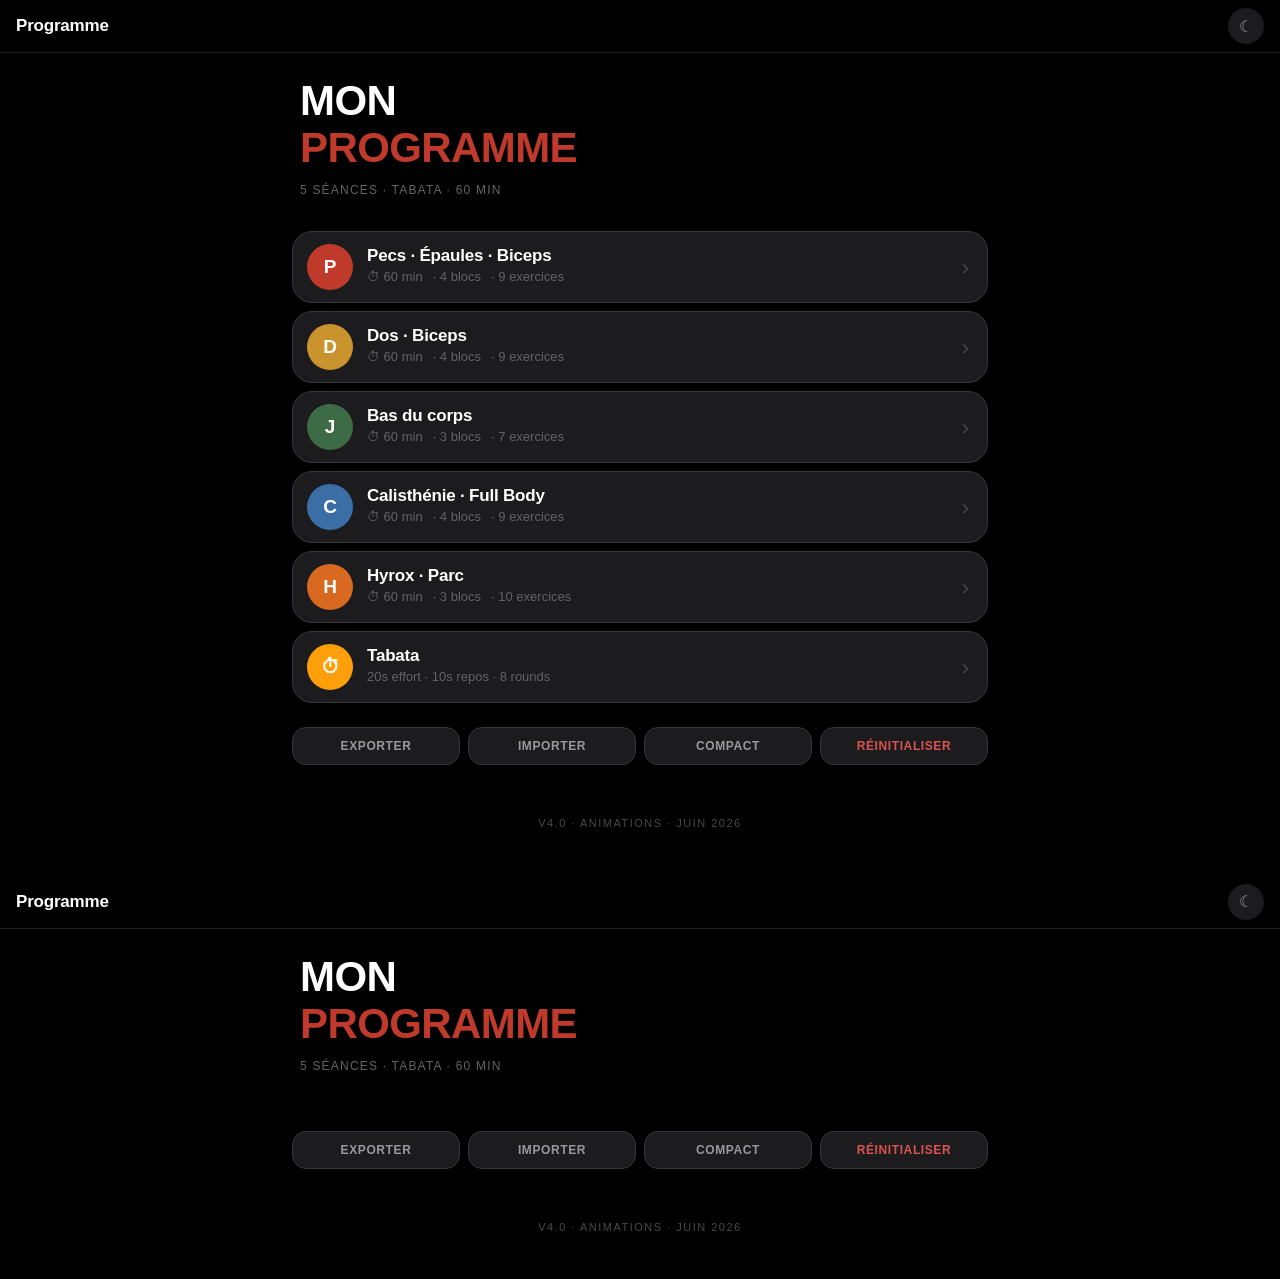
<file: index.html>
<!DOCTYPE html>
<html lang="fr">
<head>
<meta charset="UTF-8">
<meta name="viewport" content="width=device-width, initial-scale=1.0, viewport-fit=cover, user-scalable=yes">
<meta name="apple-mobile-web-app-capable" content="yes">
<meta name="apple-mobile-web-app-status-bar-style" content="black-translucent">
<meta name="apple-mobile-web-app-title" content="Training">
<meta name="theme-color" content="#000000">
<link rel="apple-touch-icon" sizes="180x180" href="apple-touch-icon.png">
<link rel="icon" type="image/png" sizes="180x180" href="apple-touch-icon.png">
<meta name="application-name" content="Training">
<title>Training</title>
<style>
  :root, :root[data-theme="dark"] {
    --bg: #000000;
    --surface: #1c1c1e;
    --surface-2: #2c2c2e;
    --border: #38383a;
    --text: #ffffff;
    --text-2: #98989f;
    --text-3: #636366;
    --text-4: #48484a;
    --warn-bg: rgba(245, 168, 74, 0.08);
    --warn-border: rgba(245, 168, 74, 0.2);
    --warn-text: #f5a84a;
    --alt-bg: rgba(100, 170, 255, 0.05);
    --alt-border: rgba(100, 170, 255, 0.15);
    --alt-icon: #64aaff;
    --accent: #c03a2b;
    --safe-top: env(safe-area-inset-top, 0px);
    --safe-bottom: env(safe-area-inset-bottom, 0px);
  }

  :root[data-theme="light"] {
    --bg: #f2f2f7;
    --surface: #ffffff;
    --surface-2: #e9e9ee;
    --border: #e2e2e7;
    --text: #000000;
    --text-2: #515154;
    --text-3: #8e8e93;
    --text-4: #c7c7cc;
    --warn-bg: rgba(200, 110, 20, 0.08);
    --warn-border: rgba(200, 110, 20, 0.25);
    --warn-text: #a8540d;
    --alt-bg: rgba(40, 100, 180, 0.05);
    --alt-border: rgba(40, 100, 180, 0.2);
    --alt-icon: #2d6bb3;
  }

  * { margin: 0; padding: 0; box-sizing: border-box; -webkit-tap-highlight-color: transparent; }

  html, body {
    background: var(--bg);
    color: var(--text);
    font-family: -apple-system, BlinkMacSystemFont, 'SF Pro Text', 'Segoe UI', sans-serif;
    font-size: 15px;
    line-height: 1.5;
    -webkit-font-smoothing: antialiased;
    overscroll-behavior: none;
  }

  body {
    min-height: 100%;
    -webkit-overflow-scrolling: touch;
  }

  /* ══ TOP BAR ══ */
  .topbar {
    position: sticky;
    top: 0;
    background: var(--bg);
    border-bottom: 1px solid var(--border);
    padding-top: var(--safe-top);
    z-index: 10;
  }

  .topbar-row {
    height: 52px;
    display: flex;
    align-items: center;
    padding: 0 16px;
    gap: 12px;
  }

  .btn-back {
    width: 36px;
    height: 36px;
    border-radius: 50%;
    background: var(--surface);
    border: none;
    color: var(--text-2);
    cursor: pointer;
    display: none;
    align-items: center;
    justify-content: center;
    font-size: 18px;
    flex-shrink: 0;
  }

  body.view-session .btn-back { display: flex; }

  .topbar-title {
    font-family: -apple-system, BlinkMacSystemFont, 'SF Pro Display', 'Segoe UI', sans-serif;
    font-weight: 800;
    font-size: 22px;
    letter-spacing: 0.5px;
    color: var(--text);
    flex: 1;
    overflow: hidden;
    text-overflow: ellipsis;
    white-space: nowrap;
  }

  .topbar-accent {
    width: 8px;
    height: 8px;
    border-radius: 50%;
    background: var(--accent-color, transparent);
    flex-shrink: 0;
    display: none;
  }

  body.view-session .topbar-accent { display: block; }

  /* ══ MAIN ══ */
  main {
    padding-bottom: calc(24px + var(--safe-bottom));
    transition: padding-bottom 0.3s;
  }

  body.timer-active main {
    padding-bottom: calc(110px + var(--safe-bottom));
  }

  .view { display: none; }
  .view.active { display: block; }

  /* ══ HOME VIEW ══ */
  .home-hero {
    padding: 24px 20px 20px;
  }

  .home-version {
    text-align: center;
    padding: 32px 20px 20px;
    font-size: 11px;
    color: var(--text-4);
    letter-spacing: 1.5px;
    text-transform: uppercase;
  }

  .home-hero h1 {
    font-family: -apple-system, BlinkMacSystemFont, 'SF Pro Display', 'Segoe UI', sans-serif;
    font-weight: 800;
    font-size: 56px;
    line-height: 0.9;
    letter-spacing: 0.5px;
    color: var(--text);
  }

  .home-hero h1 em {
    font-style: normal;
    color: var(--accent);
    display: block;
  }

  .home-hero p {
    font-size: 12px;
    letter-spacing: 2px;
    text-transform: uppercase;
    color: var(--text-3);
    margin-top: 10px;
  }

  .home-sessions {
    padding: 12px 12px 24px;
    display: flex;
    flex-direction: column;
    gap: 8px;
  }

  .home-tools {
    padding: 0 12px 18px;
    display: grid;
    grid-template-columns: repeat(4, 1fr);
    gap: 8px;
  }

  .home-tool-btn, .session-tool-btn {
    border: 1px solid var(--border);
    background: var(--surface);
    color: var(--text-2);
    border-radius: 12px;
    padding: 11px 10px;
    font-family: inherit;
    font-size: 12px;
    font-weight: 700;
    letter-spacing: 0.6px;
    text-transform: uppercase;
    cursor: pointer;
    -webkit-appearance: none;
  }

  .home-tool-btn:active, .session-tool-btn:active { background: var(--surface-2); }
  .home-tool-btn.danger { color: #d9534f; }
  .home-tool-btn.active {
    background: var(--accent);
    border-color: var(--accent);
    color: #fff;
  }

  .app-hint {
    margin: 0 12px 14px;
    padding: 12px 14px;
    border: 1px solid var(--border);
    border-radius: 14px;
    background: var(--surface);
    color: var(--text-3);
    font-size: 12px;
    line-height: 1.45;
  }

  @media (max-width: 420px) {
    .home-tools { grid-template-columns: repeat(2, 1fr); }
    .home-hero h1 { font-size: 50px; }
    .session-card { padding: 16px 16px 14px; }
    .ex-head { padding: 13px 14px; }
  }

  .session-card {
    background: var(--surface);
    border: 1px solid var(--border);
    border-radius: 16px;
    padding: 17px 18px 15px;
    cursor: pointer;
    transition: background 0.12s, transform 0.12s;
    position: relative;
    overflow: hidden;
  }

  .session-card:active {
    background: var(--surface-2);
    transform: scale(0.995);
  }

  .session-card::before {
    content: '';
    position: absolute;
    left: 0; top: 0; bottom: 0;
    width: 3px;
    background: var(--accent-color, var(--accent));
  }

  .session-card-name {
    font-family: -apple-system, BlinkMacSystemFont, 'SF Pro Display', 'Segoe UI', sans-serif;
    font-weight: 800;
    font-size: 26px;
    letter-spacing: 0.5px;
    line-height: 1;
    color: var(--text);
    margin-bottom: 6px;
  }

  .session-card-meta {
    font-size: 12px;
    color: var(--text-3);
    display: flex;
    flex-wrap: wrap;
    gap: 4px 10px;
  }

  .session-card-meta span {
    white-space: nowrap;
  }

  .session-card-arrow {
    position: absolute;
    right: 18px;
    top: 50%;
    transform: translateY(-50%);
    color: var(--text-4);
    font-size: 22px;
  }

  /* ══ SESSION VIEW ══ */
  .session-hero {
    padding: 20px 20px 24px;
    border-bottom: 1px solid var(--border);
    position: relative;
    overflow: hidden;
  }

  .session-hero::after {
    content: '';
    position: absolute;
    left: 0; right: 0; bottom: 0;
    height: 2px;
    background: var(--accent-color);
  }

  .session-hero h1 {
    font-family: -apple-system, BlinkMacSystemFont, 'SF Pro Display', 'Segoe UI', sans-serif;
    font-weight: 800;
    font-size: 42px;
    letter-spacing: 0.5px;
    line-height: 0.95;
    color: var(--text);
  }

  .session-pills {
    display: flex;
    flex-wrap: wrap;
    gap: 6px;
    margin-top: 14px;
  }

  .session-pill {
    font-size: 11px;
    color: var(--text-2);
    background: var(--surface);
    border: 1px solid var(--border);
    padding: 4px 10px;
    border-radius: 999px;
    letter-spacing: 0.3px;
  }

  .session-pill.primary {
    color: var(--accent-color);
    border-color: color-mix(in srgb, var(--accent-color) 40%, transparent);
    background: color-mix(in srgb, var(--accent-color) 12%, transparent);
  }

  /* ══ BLOC ══ */
  .bloc {
    padding: 28px 20px 0;
  }

  .bloc-header {
    margin-bottom: 14px;
    display: flex;
    align-items: flex-start;
    gap: 12px;
  }

  .bloc-num {
    font-family: -apple-system, BlinkMacSystemFont, 'SF Pro Display', 'Segoe UI', sans-serif;
    font-weight: 800;
    font-size: 42px;
    line-height: 0.85;
    color: var(--accent-color);
    letter-spacing: 0.5px;
    flex-shrink: 0;
  }

  .bloc-title-group {
    flex: 1;
    padding-top: 4px;
    min-width: 0;
  }

  .bloc-name {
    font-family: -apple-system, BlinkMacSystemFont, 'SF Pro Display', 'Segoe UI', sans-serif;
    font-weight: 800;
    font-size: 22px;
    letter-spacing: 0.5px;
    color: var(--text);
    line-height: 1.1;
  }

  .bloc-sub {
    font-size: 12px;
    color: var(--text-3);
    margin-top: 3px;
  }

  .bloc-duration {
    display: inline-block;
    font-size: 11px;
    color: var(--text-2);
    background: var(--surface);
    border: 1px solid var(--border);
    padding: 3px 8px;
    border-radius: 6px;
    margin-top: 6px;
    font-variant-numeric: tabular-nums;
  }

  /* ══ EXERCISE CARD ══ */
  .ex {
    background: var(--surface);
    border: 1px solid var(--border);
    border-radius: 14px;
    margin-bottom: 10px;
    overflow: hidden;
  }

  .ex-head {
    display: flex;
    align-items: center;
    padding: 14px 16px;
    gap: 12px;
    cursor: pointer;
    user-select: none;
  }

  .ex-head:active { background: var(--surface-2); }

  .ex-num {
    font-family: -apple-system, BlinkMacSystemFont, 'SF Pro Display', 'Segoe UI', sans-serif;
    font-weight: 800;
    font-size: 20px;
    color: var(--accent-color);
    font-weight: 400;
    min-width: 24px;
    flex-shrink: 0;
    letter-spacing: 0.5px;
  }

  .ex-head-text {
    flex: 1;
    min-width: 0;
  }

  .ex-name {
    font-size: 15px;
    font-weight: 600;
    color: var(--text);
    line-height: 1.25;
  }

  .ex-sub {
    font-size: 11px;
    color: var(--text-3);
    margin-top: 2px;
    line-height: 1.3;
  }

  .ex-chevron {
    color: var(--text-4);
    font-size: 14px;
    transition: transform 0.2s;
    flex-shrink: 0;
  }

  .ex.open .ex-chevron { transform: rotate(90deg); }

  /* Stats — always visible. Flex-based so the last row always fills the width */
  .ex-stats {
    display: flex;
    flex-wrap: wrap;
    gap: 1px;
    background: var(--border);
    border-top: 1px solid var(--border);
  }

  .stat {
    background: var(--surface);
    padding: 10px 8px 11px;
    text-align: center;
    flex: 1 1 0;
    min-width: 0;
  }

  /* 5 stats: 3 on top row, 2 on bottom. Force 33% on top 3, 50% on bottom 2 */
  .ex-stats.cols-5 .stat { flex-basis: calc(33.333% - 1px); }
  .ex-stats.cols-5 .stat:nth-child(n+4) { flex-basis: calc(50% - 1px); }

  /* 6 stats: 3+3 */
  .ex-stats.cols-6 .stat { flex-basis: calc(33.333% - 1px); }

  /* 4 stats: 2+2 on narrow screens, 4 on wider */
  .ex-stats.cols-4 .stat { flex-basis: calc(25% - 1px); }

  /* 3 stats: 3 columns */
  .ex-stats.cols-3 .stat { flex-basis: calc(33.333% - 1px); }

  /* 2 stats: half-half */
  .ex-stats.cols-2 .stat { flex-basis: calc(50% - 1px); }

  /* 1 stat: full width */
  .ex-stats.cols-1 .stat { flex-basis: 100%; }

  @media (max-width: 400px) {
    .ex-stats.cols-4 .stat { flex-basis: calc(50% - 1px); }
    .ex-stats.cols-5 .stat { flex-basis: calc(33.333% - 1px); }
    .ex-stats.cols-5 .stat:nth-child(n+4) { flex-basis: calc(50% - 1px); }
  }

  .stat-label {
    font-size: 9px;
    letter-spacing: 1.2px;
    text-transform: uppercase;
    color: var(--text-3);
    margin-bottom: 2px;
  }

  .stat-value {
    font-family: -apple-system, BlinkMacSystemFont, 'SF Pro Display', 'Segoe UI', sans-serif;
    font-weight: 800;
    font-size: 20px;
    line-height: 1;
    color: var(--text);
    font-variant-numeric: tabular-nums;
    letter-spacing: 0.3px;
  }

  .stat.rest .stat-value { color: var(--accent-color); }

  /* Details — collapsible, animated via grid-template-rows */
  .ex-details {
    display: grid;
    grid-template-rows: 0fr;
    opacity: 0;
    padding: 0 16px;
    border-top: 0 solid var(--border);
    background: var(--surface-2);
    transition: grid-template-rows 0.32s cubic-bezier(0.32, 0.72, 0, 1),
                opacity 0.25s ease,
                padding 0.32s cubic-bezier(0.32, 0.72, 0, 1),
                border-top-width 0.32s ease;
  }

  .ex-details-inner {
    overflow: hidden;
    min-height: 0;
  }

  .ex.open .ex-details {
    grid-template-rows: 1fr;
    opacity: 1;
    padding: 14px 16px 16px;
    border-top-width: 1px;
  }

  .detail-label {
    font-size: 10px;
    letter-spacing: 1.5px;
    text-transform: uppercase;
    color: var(--text-3);
    font-weight: 600;
    margin-bottom: 4px;
  }

  .detail-text {
    font-size: 13px;
    color: var(--text-2);
    line-height: 1.55;
  }

  .detail-block + .detail-block {
    margin-top: 14px;
  }

  .detail-warn {
    display: flex;
    gap: 8px;
    font-size: 12.5px;
    color: var(--warn-text);
    line-height: 1.5;
    padding: 10px 12px;
    background: var(--warn-bg);
    border: 1px solid var(--warn-border);
    border-radius: 8px;
    margin-top: 12px;
  }

  .detail-warn::before {
    content: '⚠';
    flex-shrink: 0;
  }

  .detail-alt {
    display: flex;
    gap: 8px;
    font-size: 12.5px;
    color: var(--text-2);
    line-height: 1.5;
    padding: 10px 12px;
    background: var(--alt-bg);
    border: 1px solid var(--alt-border);
    border-radius: 8px;
    margin-top: 12px;
  }

  .detail-alt::before {
    content: '↻';
    flex-shrink: 0;
    color: var(--alt-icon);
    font-size: 14px;
  }

  .detail-alt strong {
    color: var(--text);
    font-weight: 600;
    display: block;
    margin-bottom: 2px;
  }

  /* ══ SUPERSET ══ */
  .superset {
    margin-bottom: 10px;
    background: var(--surface);
    border: 1px solid var(--accent-color);
    border-radius: 12px;
    overflow: hidden;
  }

  .superset-banner {
    padding: 8px 16px;
    background: var(--accent-color);
    color: #fff;
    font-size: 11px;
    font-weight: 700;
    letter-spacing: 2px;
    text-transform: uppercase;
    text-align: center;
  }

  .superset-meta {
    display: flex;
    justify-content: space-between;
    align-items: center;
    gap: 10px;
    padding: 10px 14px;
    background: color-mix(in srgb, var(--accent-color) 10%, var(--surface));
    border-bottom: 1px solid var(--border);
    font-size: 12px;
    color: var(--text-2);
  }

  .superset-rounds {
    font-family: -apple-system, BlinkMacSystemFont, 'SF Pro Display', 'Segoe UI', sans-serif;
    font-weight: 800;
    font-size: 22px;
    line-height: 1;
    color: var(--accent-color);
    letter-spacing: 0.6px;
    white-space: nowrap;
  }

  .superset-sequence {
    text-align: right;
    font-size: 11px;
    color: var(--text-3);
    text-transform: uppercase;
    letter-spacing: 0.8px;
  }

  .superset .ex {
    border: none;
    border-radius: 0;
    margin-bottom: 0;
    border-bottom: 1px solid var(--border);
    background: var(--surface);
  }

  .superset .ex:last-of-type {
    border-bottom: none;
  }

  .superset-footer {
    padding: 10px 16px;
    font-size: 12px;
    color: var(--text-2);
    border-top: 1px solid var(--border);
    background: var(--surface-2);
    text-align: center;
  }



  .superset-rest-card {
    width: calc(100% - 24px);
    margin: 10px 12px 12px;
    padding: 12px 14px;
    border: 1px solid color-mix(in srgb, var(--accent-color) 55%, var(--border));
    border-radius: 12px;
    background: color-mix(in srgb, var(--accent-color) 12%, var(--surface-2));
    color: var(--text);
    font-family: inherit;
    cursor: pointer;
    display: grid;
    grid-template-columns: 1fr auto;
    gap: 4px 12px;
    align-items: center;
    text-align: left;
    -webkit-appearance: none;
  }

  .superset-rest-card:active {
    transform: scale(0.99);
    background: color-mix(in srgb, var(--accent-color) 20%, var(--surface-2));
  }

  .superset-rest-label {
    font-size: 10px;
    letter-spacing: 1.5px;
    text-transform: uppercase;
    color: var(--accent-color);
    font-weight: 700;
  }

  .superset-rest-value {
    font-size: 13px;
    color: var(--text);
    font-weight: 600;
    line-height: 1.35;
  }

  .superset-rest-start {
    grid-row: 1 / span 2;
    grid-column: 2;
    padding: 8px 12px;
    border-radius: 999px;
    background: var(--accent-color);
    color: #fff;
    font-size: 10px;
    font-weight: 800;
    letter-spacing: 0.8px;
    text-transform: uppercase;
    white-space: nowrap;
  }

  /* ══ HYROX SPECIFIC ══ */
  .hyrox-round {
    background: var(--surface);
    border: 1px solid var(--border);
    border-radius: 12px;
    padding: 14px 16px;
    margin-bottom: 10px;
    display: grid;
    grid-template-columns: 36px 1fr;
    gap: 12px;
  }

  .round-num {
    font-family: -apple-system, BlinkMacSystemFont, 'SF Pro Display', 'Segoe UI', sans-serif;
    font-weight: 800;
    font-size: 28px;
    color: var(--accent-color);
    line-height: 1;
    align-self: start;
  }

  .round-body {
    display: flex;
    flex-direction: column;
    gap: 10px;
  }

  .round-part {
    display: flex;
    align-items: flex-start;
    gap: 10px;
  }

  .round-part-icon {
    font-size: 18px;
    flex-shrink: 0;
    line-height: 1;
    margin-top: 2px;
  }

  .round-part-info { flex: 1; min-width: 0; }

  .round-part-label {
    font-size: 11px;
    letter-spacing: 1px;
    text-transform: uppercase;
    color: var(--text-3);
    font-weight: 600;
  }

  .round-part-val {
    font-size: 14px;
    color: var(--text);
    font-weight: 500;
    margin-top: 1px;
  }

  .round-part-sub {
    font-size: 12px;
    color: var(--text-3);
    margin-top: 3px;
    line-height: 1.4;
  }

  .hyrox-note {
    font-size: 12px;
    color: var(--text-3);
    line-height: 1.5;
    padding: 12px 14px;
    background: var(--surface);
    border: 1px solid var(--border);
    border-radius: 10px;
    margin: 8px 0 12px;
  }

  .amrap-item {
    display: grid;
    grid-template-columns: 32px 1fr;
    gap: 10px;
    padding: 12px 14px;
    background: var(--surface);
    border: 1px solid var(--border);
    border-radius: 10px;
    margin-bottom: 8px;
  }

  .amrap-item + .amrap-item { margin-top: 0; }

  .amrap-icon {
    font-size: 18px;
    line-height: 1.1;
  }

  .amrap-label {
    font-size: 10px;
    letter-spacing: 1px;
    text-transform: uppercase;
    color: var(--text-3);
    font-weight: 600;
  }

  .amrap-val {
    font-size: 14px;
    color: var(--text);
    font-weight: 500;
    margin-top: 1px;
  }

  .amrap-sub {
    font-size: 12px;
    color: var(--text-3);
    margin-top: 2px;
  }

  .amrap-note {
    font-size: 13px;
    color: var(--accent-color);
    font-weight: 500;
    margin-top: 8px;
    padding: 10px 12px;
    background: color-mix(in srgb, var(--accent-color) 8%, transparent);
    border-radius: 8px;
    text-align: center;
  }

  /* ══ THEME TOGGLE ══ */
  .btn-theme {
    width: 36px;
    height: 36px;
    border-radius: 50%;
    background: var(--surface);
    border: none;
    color: var(--text-2);
    cursor: pointer;
    display: flex;
    align-items: center;
    justify-content: center;
    font-size: 16px;
    flex-shrink: 0;
  }

  .btn-theme:active { background: var(--surface-2); }

  /* ══ BLOC NAV (sticky below topbar) ══ */
  .bloc-nav {
    position: sticky;
    top: calc(52px + var(--safe-top));
    z-index: 5;
    background: var(--bg);
    border-bottom: 1px solid var(--border);
    padding: 8px 12px;
    display: flex;
    gap: 6px;
    overflow-x: auto;
    scrollbar-width: none;
    -webkit-overflow-scrolling: touch;
  }

  .bloc-nav::-webkit-scrollbar { display: none; }

  .bloc-nav-btn {
    flex-shrink: 0;
    min-width: 44px;
    height: 40px;
    padding: 0 12px;
    background: var(--surface);
    border: 1px solid var(--border);
    border-radius: 10px;
    color: var(--text-2);
    font-family: -apple-system, BlinkMacSystemFont, 'SF Pro Display', 'Segoe UI', sans-serif;
    font-weight: 800;
    font-size: 16px;
    letter-spacing: 0.5px;
    cursor: pointer;
    display: flex;
    align-items: center;
    gap: 6px;
    white-space: nowrap;
  }

  .bloc-nav-btn .num {
    color: var(--accent-color);
    font-size: 18px;
  }

  .bloc-nav-btn.active {
    background: var(--accent-color);
    border-color: var(--accent-color);
    color: #fff;
  }

  .bloc-nav-btn.active .num {
    color: #fff;
  }

  .bloc {
    scroll-margin-top: calc(52px + 56px + var(--safe-top));
  }

  /* ══ NOTES ══ */
  .ex-note-indicator {
    display: none;
    width: 6px;
    height: 6px;
    border-radius: 50%;
    background: var(--accent-color);
    flex-shrink: 0;
    margin-right: 2px;
  }

  .ex.has-note .ex-note-indicator { display: block; }

  .ex-note {
    border-top: 1px solid var(--border);
    background: var(--surface-2);
    padding: 12px 16px;
  }

  .ex-note-label {
    font-size: 10px;
    letter-spacing: 1.5px;
    text-transform: uppercase;
    color: var(--text-3);
    font-weight: 600;
    margin-bottom: 6px;
    display: flex;
    align-items: center;
    justify-content: space-between;
  }

  .ex-note-clear {
    background: none;
    border: none;
    color: var(--text-3);
    font-size: 11px;
    cursor: pointer;
    letter-spacing: 0;
    text-transform: none;
    font-weight: 400;
  }

  .ex-note-clear:active { color: var(--text); }

  .ex-note textarea {
    width: 100%;
    background: var(--bg);
    border: 1px solid var(--border);
    border-radius: 8px;
    color: var(--text);
    font-family: inherit;
    font-size: 13px;
    line-height: 1.5;
    padding: 10px 12px;
    resize: vertical;
    min-height: 60px;
    outline: none;
    -webkit-appearance: none;
  }

  .ex-note textarea:focus {
    border-color: var(--accent-color);
  }

  /* ══ REST TIMER BUTTON (inline in stats row) ══ */
  .stat.rest {
    cursor: pointer;
    position: relative;
    transition: background 0.12s;
  }

  .stat.rest:active { background: var(--surface-2); }

  .stat.rest::after {
    content: '▶';
    position: absolute;
    top: 4px;
    right: 6px;
    font-size: 8px;
    color: var(--accent-color);
    opacity: 0.6;
  }


  .stat.rest {
    border: 1px solid color-mix(in srgb, var(--accent-color) 45%, var(--border));
    background: color-mix(in srgb, var(--accent-color) 8%, var(--surface));
  }

  .rest-start-chip {
    display: inline-block;
    margin-top: 6px;
    padding: 4px 8px;
    border-radius: 999px;
    background: var(--accent-color);
    color: #fff;
    font-size: 9px;
    font-weight: 700;
    letter-spacing: 0.7px;
    text-transform: uppercase;
    line-height: 1;
  }

  .superset-footer.timer-ready {
    cursor: pointer;
    color: #fff;
    background: color-mix(in srgb, var(--accent-color) 80%, var(--surface-2));
    border-top-color: var(--accent-color);
    font-weight: 600;
  }

  .superset-footer.timer-ready::after {
    content: '  ▶';
    font-size: 10px;
  }

  /* ══ CHARGE TRACKER ══ */
  .ex-charge {
    border-top: 1px solid var(--border);
    background: var(--surface-2);
    padding: 12px 16px;
  }

  .ex-charge-row {
    display: flex;
    align-items: center;
    gap: 10px;
  }

  .ex-charge-label {
    font-size: 10px;
    letter-spacing: 1.5px;
    text-transform: uppercase;
    color: var(--text-3);
    font-weight: 600;
    flex-shrink: 0;
  }

  .ex-charge-input {
    flex: 1;
    background: var(--bg);
    border: 1px solid var(--border);
    border-radius: 8px;
    color: var(--text);
    font-family: -apple-system, BlinkMacSystemFont, 'SF Pro Display', 'Segoe UI', sans-serif;
    font-weight: 800;
    font-size: 18px;
    letter-spacing: 0.5px;
    padding: 6px 12px;
    outline: none;
    -webkit-appearance: none;
    text-align: center;
    min-width: 0;
  }

  .ex-charge-input:focus { border-color: var(--accent-color); }

  .ex-charge-input::placeholder {
    color: var(--text-4);
    font-family: inherit;
  }

  .ex-charge-use-last {
    background: var(--surface);
    border: 1px solid var(--border);
    border-radius: 8px;
    color: var(--text-2);
    font-size: 11px;
    font-weight: 700;
    letter-spacing: 0.6px;
    padding: 8px 10px;
    text-transform: uppercase;
    cursor: pointer;
    flex-shrink: 0;
  }

  .ex-charge-use-last:active { background: var(--surface-2); }

  .ex-charge-save {
    background: var(--accent-color);
    border: none;
    border-radius: 8px;
    color: #fff;
    font-size: 11px;
    font-weight: 600;
    letter-spacing: 1px;
    padding: 8px 14px;
    text-transform: uppercase;
    cursor: pointer;
    flex-shrink: 0;
  }

  .ex-charge-save:active { opacity: 0.7; }

  .ex-charge-save.saved {
    background: var(--surface);
    color: var(--text-3);
    border: 1px solid var(--border);
  }

  .ex-charge-history {
    display: flex;
    flex-wrap: wrap;
    gap: 6px;
    margin-top: 8px;
  }

  .ex-charge-history:empty { display: none; }


  .charge-insight {
    display: grid;
    grid-template-columns: 1fr;
    gap: 6px;
    margin-bottom: 10px;
    padding: 10px 12px;
    border: 1px solid var(--border);
    border-radius: 10px;
    background: var(--bg);
  }

  .charge-insight-row {
    display: flex;
    justify-content: space-between;
    align-items: baseline;
    gap: 10px;
    font-size: 12px;
    color: var(--text-3);
  }

  .charge-insight-label {
    text-transform: uppercase;
    letter-spacing: 1px;
    font-size: 9px;
    font-weight: 700;
    flex-shrink: 0;
  }

  .charge-insight-value {
    color: var(--text-2);
    text-align: right;
    font-weight: 600;
  }

  .charge-insight-value.suggestion {
    color: var(--accent-color);
  }

  .history-chip {
    font-size: 11px;
    color: var(--text-3);
    background: var(--surface);
    border: 1px solid var(--border);
    padding: 3px 8px;
    border-radius: 6px;
    font-variant-numeric: tabular-nums;
    cursor: pointer;
    transition: border-color 0.12s, background 0.12s;
    user-select: none;
    -webkit-user-select: none;
    position: relative;
  }

  .history-chip:active {
    background: var(--surface-2);
  }

  .history-chip.editing {
    border-color: var(--accent-color);
    background: color-mix(in srgb, var(--accent-color) 10%, var(--surface));
  }

  .history-chip.deleting {
    border-color: #d9534f;
    background: color-mix(in srgb, #d9534f 15%, var(--surface));
    color: #d9534f;
  }

  .history-chip.deleting strong { color: #d9534f; }

  .history-chip strong {
    color: var(--text-2);
    font-weight: 600;
  }

  /* ══ EDIT DIALOG for charge history ══ */
  .edit-backdrop {
    position: fixed;
    inset: 0;
    background: rgba(0,0,0,0.6);
    z-index: 100;
    display: none;
    align-items: flex-end;
    justify-content: center;
    padding: 20px;
    padding-bottom: calc(20px + var(--safe-bottom));
  }

  .edit-backdrop.active { display: flex; }

  .edit-panel {
    background: var(--bg);
    border: 1px solid var(--border);
    border-radius: 16px;
    padding: 20px;
    width: 100%;
    max-width: 380px;
    display: flex;
    flex-direction: column;
    gap: 14px;
  }

  .edit-title {
    font-family: -apple-system, BlinkMacSystemFont, 'SF Pro Display', 'Segoe UI', sans-serif;
    font-weight: 800;
    font-size: 20px;
    color: var(--text);
    letter-spacing: 0.5px;
  }

  .edit-sub {
    font-size: 12px;
    color: var(--text-3);
    margin-top: -10px;
  }

  .edit-input {
    width: 100%;
    background: var(--surface);
    border: 1px solid var(--border);
    border-radius: 10px;
    color: var(--text);
    font-family: -apple-system, BlinkMacSystemFont, 'SF Pro Display', 'Segoe UI', sans-serif;
    font-weight: 800;
    font-size: 26px;
    letter-spacing: 0.5px;
    padding: 12px 16px;
    outline: none;
    -webkit-appearance: none;
    text-align: center;
  }

  .edit-input:focus { border-color: var(--accent-color); }

  .edit-actions {
    display: flex;
    gap: 8px;
    margin-top: 4px;
  }

  .edit-btn {
    flex: 1;
    border: 1px solid var(--border);
    background: var(--surface);
    color: var(--text);
    padding: 12px;
    border-radius: 10px;
    font-size: 13px;
    font-weight: 500;
    cursor: pointer;
    -webkit-appearance: none;
    font-family: inherit;
  }

  .edit-btn.primary {
    background: var(--accent-color);
    color: #fff;
    border-color: var(--accent-color);
  }

  .edit-btn.danger {
    color: #d9534f;
    border-color: color-mix(in srgb, #d9534f 40%, var(--border));
  }

  .edit-btn:active { opacity: 0.7; }

  .history-chip.latest strong {
    color: var(--accent-color);
  }

  /* ══ TIMER OVERLAY ══ */
  .timer-overlay {
    position: fixed;
    bottom: calc(16px + var(--safe-bottom));
    left: 50%;
    transform: translateX(-50%) translateY(200%);
    transition: transform 0.3s cubic-bezier(0.2, 0.9, 0.3, 1), opacity 0.2s, visibility 0s 0.3s;
    visibility: hidden;
    opacity: 0;
    z-index: 50;
    background: var(--surface);
    border: 1px solid var(--border);
    border-radius: 16px;
    padding: 14px 18px;
    display: flex;
    align-items: center;
    gap: 14px;
    box-shadow: 0 10px 40px rgba(0,0,0,0.4);
    min-width: 260px;
    max-width: calc(100% - 24px);
    pointer-events: none;
  }

  .timer-overlay.active {
    transform: translateX(-50%) translateY(0);
    visibility: visible;
    opacity: 1;
    pointer-events: auto;
    transition: transform 0.3s cubic-bezier(0.2, 0.9, 0.3, 1), opacity 0.2s, visibility 0s;
  }

  /* Always hide timer when on home view */
  body.view-home .timer-overlay {
    display: none !important;
  }

  .timer-overlay.ending {
    animation: pulseBg 0.6s ease-in-out infinite alternate;
  }

  @keyframes pulseBg {
    from { box-shadow: 0 10px 40px rgba(0,0,0,0.4); }
    to { box-shadow: 0 0 0 4px color-mix(in srgb, var(--accent-color) 40%, transparent), 0 10px 40px rgba(0,0,0,0.4); }
  }

  .timer-overlay.done .timer-value {
    color: var(--accent-color);
  }

  .timer-info {
    flex: 1;
    min-width: 0;
  }

  .timer-label {
    font-size: 10px;
    letter-spacing: 1.5px;
    text-transform: uppercase;
    color: var(--text-3);
    font-weight: 600;
    line-height: 1;
    margin-bottom: 4px;
  }

  .timer-value {
    font-family: -apple-system, BlinkMacSystemFont, 'SF Pro Display', 'Segoe UI', sans-serif;
    font-weight: 800;
    font-size: 36px;
    line-height: 0.9;
    color: var(--text);
    font-variant-numeric: tabular-nums;
    letter-spacing: 1px;
  }

  .timer-close {
    background: var(--surface-2);
    border: none;
    color: var(--text-2);
    font-size: 16px;
    width: 32px;
    height: 32px;
    border-radius: 50%;
    cursor: pointer;
    flex-shrink: 0;
  }

  .timer-close:active { background: var(--border); }

  .timer-adjust {
    background: var(--surface-2);
    border: none;
    color: var(--text-2);
    font-size: 12px;
    font-weight: 700;
    letter-spacing: 0.4px;
    padding: 8px 10px;
    border-radius: 8px;
    cursor: pointer;
    flex-shrink: 0;
  }

  .timer-adjust.primary {
    background: var(--accent-color);
    border: none;
    color: #fff;
    font-size: 11px;
    font-weight: 600;
    letter-spacing: 0.5px;
    padding: 8px 12px;
    border-radius: 8px;
    cursor: pointer;
    flex-shrink: 0;
  }

  .timer-adjust:active { opacity: 0.75; }



  /* ══ COMPACT MODE ══ */
  body.compact-mode .session-hero { padding: 14px 16px 16px; }
  body.compact-mode .session-hero h1 { font-size: 34px; }
  body.compact-mode .session-pills { display: none; }
  body.compact-mode .bloc { padding-top: 18px; }
  body.compact-mode .bloc-header { margin-bottom: 10px; }
  body.compact-mode .bloc-num { font-size: 34px; }
  body.compact-mode .bloc-name { font-size: 20px; }
  body.compact-mode .bloc-sub,
  body.compact-mode .bloc-duration { display: none; }
  body.compact-mode .ex { border-radius: 10px; margin-bottom: 8px; }
  body.compact-mode .ex-head { padding: 11px 13px; }
  body.compact-mode .ex-name { font-size: 14px; }
  body.compact-mode .ex-sub { display: none; }
  body.compact-mode .stat { padding: 8px 6px 9px; }
  body.compact-mode .stat-label { font-size: 8px; }
  body.compact-mode .stat-value { font-size: 18px; }
  /* En compact, les détails restent accessibles en développant l'exercice */
  body.compact-mode .ex:not(.open) .ex-note { display: none; }
  body.compact-mode .charge-insight { padding: 8px 10px; margin-bottom: 8px; }
  body.compact-mode .ex-charge { padding: 10px 12px; }
  body.compact-mode .ex-charge-history { display: none; }

  /* ══ SET TRACKER ══ */
  .ex-sets {
    display: flex;
    align-items: center;
    gap: 8px;
    padding: 10px 16px 12px;
    border-top: 1px solid var(--border);
    flex-wrap: wrap;
  }

  .ex-sets-label {
    font-size: 10px;
    letter-spacing: 1.5px;
    text-transform: uppercase;
    color: var(--text-3);
    font-weight: 600;
    flex-shrink: 0;
    margin-right: 2px;
  }

  .ex-sets-dots {
    display: flex;
    gap: 8px;
    flex-wrap: wrap;
  }

  .set-dot {
    width: 36px;
    height: 36px;
    border-radius: 50%;
    border: 1.5px solid var(--border);
    background: var(--bg);
    color: var(--text-3);
    font-family: inherit;
    font-size: 13px;
    font-weight: 600;
    display: flex;
    align-items: center;
    justify-content: center;
    cursor: pointer;
    user-select: none;
    -webkit-user-select: none;
    -webkit-appearance: none;
    font-variant-numeric: tabular-nums;
    transition: background 0.12s, border-color 0.12s, color 0.12s, transform 0.12s;
  }

  .set-dot:active { transform: scale(0.92); }

  .set-dot.done {
    background: var(--accent-color);
    border-color: var(--accent-color);
    color: #fff;
  }

  .ex-sets-reset {
    margin-left: auto;
    width: 30px;
    height: 30px;
    border-radius: 50%;
    background: none;
    border: none;
    color: var(--text-4);
    font-size: 15px;
    cursor: pointer;
    flex-shrink: 0;
    -webkit-appearance: none;
  }

  .ex-sets-reset:active { color: var(--text-2); }

  .ex.sets-done .ex-num { color: var(--text-4); }
  .ex.sets-done .ex-name {
    color: var(--text-3);
    text-decoration: line-through;
    text-decoration-color: var(--text-4);
  }

  .ex-sets.superset-sets {
    padding: 10px 14px 12px;
    background: color-mix(in srgb, var(--accent-color) 6%, var(--surface));
  }

  /* ══ SESSION PROGRESS ══ */
  .session-progress { margin-top: 14px; }
  .session-progress.hidden { display: none; }

  .session-progress-track {
    height: 6px;
    border-radius: 999px;
    background: var(--surface-2);
    border: 1px solid var(--border);
    overflow: hidden;
  }

  .session-progress-fill {
    height: 100%;
    width: 0%;
    background: var(--accent-color);
    border-radius: 999px;
    transition: width 0.3s ease;
  }

  .session-progress-text {
    display: flex;
    justify-content: space-between;
    margin-top: 6px;
    font-size: 11px;
    color: var(--text-3);
    font-variant-numeric: tabular-nums;
  }

  .session-progress-text .done {
    color: var(--accent-color);
    font-weight: 600;
  }

  .session-card-meta .last-done {
    color: var(--accent-color, var(--accent));
    font-weight: 600;
  }

  body.compact-mode .ex-sets { padding: 8px 12px 10px; }
  body.compact-mode .set-dot { width: 32px; height: 32px; font-size: 12px; }
  body.compact-mode .session-progress { margin-top: 10px; }

  /* ══ Responsive tweaks ══ */
  @media (min-width: 600px) {
    main { max-width: 720px; margin: 0 auto; }
  }

  /* ══ iOS SKIN — typographie SF, surfaces iOS, barres floutées ══ */
  .topbar {
    background: color-mix(in srgb, var(--bg) 80%, transparent);
    -webkit-backdrop-filter: saturate(180%) blur(20px);
    backdrop-filter: saturate(180%) blur(20px);
    border-bottom-color: color-mix(in srgb, var(--border) 55%, transparent);
  }

  .bloc-nav {
    background: color-mix(in srgb, var(--bg) 80%, transparent);
    -webkit-backdrop-filter: saturate(180%) blur(20px);
    backdrop-filter: saturate(180%) blur(20px);
  }

  .topbar-title { font-size: 17px; font-weight: 700; letter-spacing: -0.2px; }

  .home-hero h1 { font-size: 34px; line-height: 1.12; letter-spacing: -0.6px; }
  .home-hero p { letter-spacing: 1.2px; }
  .session-hero h1 { font-size: 28px; line-height: 1.1; letter-spacing: -0.5px; }

  @media (min-width: 600px) {
    .home-hero h1 { font-size: 42px; }
    .session-hero h1 { font-size: 34px; }
  }

  /* Cartes de séance façon liste de conversations */
  .session-card {
    display: flex;
    align-items: center;
    gap: 14px;
    padding: 12px 38px 12px 14px;
    border-radius: 20px;
  }
  .session-card::before { display: none; }
  .session-card-avatar {
    width: 46px;
    height: 46px;
    border-radius: 50%;
    background: var(--accent-color, var(--accent));
    color: #fff;
    display: flex;
    align-items: center;
    justify-content: center;
    font-size: 19px;
    font-weight: 700;
    flex-shrink: 0;
  }
  .session-card-body { flex: 1; min-width: 0; }
  .session-card-name { font-size: 17px; font-weight: 600; letter-spacing: -0.2px; margin-bottom: 3px; }
  .session-card-meta { font-size: 13px; }
  @media (max-width: 420px) {
    .session-card { padding: 12px 36px 12px 12px; }
  }

  /* Tailles ex-Bebas recalibrées pour SF */
  .session-card-name,
  .topbar-title { font-weight: 700; }
  .bloc-num { font-size: 26px; line-height: 1; letter-spacing: -0.4px; }
  .bloc-name { font-size: 16px; font-weight: 700; letter-spacing: -0.2px; }
  .bloc-title-group { padding-top: 2px; }
  .ex-num { font-size: 15px; font-weight: 700; min-width: 22px; }
  .stat-value { font-size: 15px; font-weight: 700; letter-spacing: -0.2px; }
  .superset-rounds { font-size: 15px; font-weight: 800; }
  .round-num { font-size: 22px; }
  .bloc-nav-btn { font-size: 13px; font-weight: 600; letter-spacing: -0.1px; border-radius: 12px; }
  .bloc-nav-btn .num { font-size: 14px; font-weight: 800; }
  .timer-value { font-size: 32px; letter-spacing: -0.4px; }
  .edit-title { font-size: 17px; font-weight: 700; }
  .edit-input { font-size: 22px; font-weight: 700; }
  .ex-charge-input { font-size: 16px; font-weight: 600; }
  body.compact-mode .session-hero h1 { font-size: 24px; }
  body.compact-mode .bloc-num { font-size: 22px; }
  body.compact-mode .bloc-name { font-size: 15px; }
  body.compact-mode .stat-value { font-size: 14px; }

  /* Rayons et surfaces plus doux */
  .ex { border-radius: 16px; }
  .superset { border-radius: 16px; }
  .timer-overlay {
    border-radius: 24px;
    background: color-mix(in srgb, var(--surface) 86%, transparent);
    -webkit-backdrop-filter: saturate(180%) blur(20px);
    backdrop-filter: saturate(180%) blur(20px);
  }
  .edit-panel { border-radius: 22px; }
  .home-tool-btn { border-radius: 14px; }

  /* ══ TABATA ══ */
  .tabata-row {
    display: flex;
    align-items: center;
    justify-content: space-between;
    gap: 10px;
  }

  .tabata-row-label {
    font-size: 15px;
    font-weight: 600;
    color: var(--text);
  }

  .tabata-stepper {
    display: flex;
    align-items: center;
    background: var(--surface);
    border: 1px solid var(--border);
    border-radius: 12px;
    overflow: hidden;
  }

  .tabata-step-btn {
    width: 42px;
    height: 40px;
    background: none;
    border: none;
    color: var(--accent);
    font-size: 22px;
    font-weight: 500;
    cursor: pointer;
    -webkit-appearance: none;
  }

  .tabata-step-btn:active { background: var(--surface-2); }

  .tabata-step-val {
    min-width: 54px;
    text-align: center;
    font-size: 15px;
    font-weight: 700;
    font-variant-numeric: tabular-nums;
    color: var(--text);
  }

  .tabata-total {
    text-align: center;
    font-size: 13px;
    color: var(--text-3);
    font-variant-numeric: tabular-nums;
  }

  .tabata-screen {
    position: fixed;
    inset: 0;
    z-index: 200;
    display: none;
    flex-direction: column;
    align-items: center;
    justify-content: center;
    gap: 10px;
    background: var(--bg);
    color: #fff;
    text-align: center;
    padding: 20px;
    padding-top: calc(20px + var(--safe-top));
    padding-bottom: calc(20px + var(--safe-bottom));
    transition: background 0.35s ease;
  }

  .tabata-screen.active { display: flex; }
  .tabata-screen.phase-prep { background: #0a84ff; }
  .tabata-screen.phase-work { background: #ff375f; }
  .tabata-screen.phase-rest { background: #30b350; }
  .tabata-screen.phase-done { background: #1c1c1e; }

  .tabata-close {
    position: absolute;
    top: calc(16px + var(--safe-top));
    right: 16px;
    width: 38px;
    height: 38px;
    border-radius: 50%;
    background: rgba(255,255,255,0.18);
    border: none;
    color: #fff;
    font-size: 17px;
    cursor: pointer;
    -webkit-appearance: none;
  }

  .tabata-phase {
    font-size: 15px;
    font-weight: 700;
    letter-spacing: 3px;
    text-transform: uppercase;
    opacity: 0.85;
  }

  .tabata-count {
    font-size: 130px;
    font-weight: 800;
    line-height: 1;
    font-variant-numeric: tabular-nums;
    letter-spacing: -2px;
  }

  .tabata-screen.paused .tabata-count { opacity: 0.35; }

  .tabata-count.ending {
    animation: tabataPulse 0.5s ease-in-out infinite alternate;
  }

  @keyframes tabataPulse {
    from { transform: scale(1); }
    to { transform: scale(1.08); }
  }

  .tabata-progress {
    width: min(240px, 70vw);
    height: 6px;
    border-radius: 999px;
    background: rgba(255,255,255,0.25);
    overflow: hidden;
    margin-top: 6px;
  }

  .tabata-progress-fill {
    height: 100%;
    width: 100%;
    background: #fff;
    border-radius: 999px;
  }

  .tabata-round {
    font-size: 15px;
    font-weight: 600;
    opacity: 0.85;
    font-variant-numeric: tabular-nums;
  }

  .tabata-controls {
    display: flex;
    gap: 12px;
    margin-top: 26px;
  }

  .tabata-btn {
    padding: 13px 28px;
    border-radius: 999px;
    background: rgba(255,255,255,0.18);
    border: none;
    color: #fff;
    font-family: inherit;
    font-size: 15px;
    font-weight: 700;
    cursor: pointer;
    -webkit-appearance: none;
  }

  .tabata-btn:active { background: rgba(255,255,255,0.3); }

  /* ══ ANIMATIONS — fluidité type iOS ══ */
  /* Navigation home ↔ séance : push depuis la droite, retour depuis la gauche */
  #view-home.active { animation: viewBack 0.3s cubic-bezier(0.32, 0.72, 0, 1); }
  #view-session.active { animation: viewPush 0.32s cubic-bezier(0.32, 0.72, 0, 1); }

  @keyframes viewPush {
    from { opacity: 0; transform: translateX(26px); }
    to { opacity: 1; transform: none; }
  }

  @keyframes viewBack {
    from { opacity: 0; transform: translateX(-16px); }
    to { opacity: 1; transform: none; }
  }

  /* Cartes de l'accueil : apparition en cascade */
  .home-sessions .session-card {
    animation: cardIn 0.38s cubic-bezier(0.32, 0.72, 0, 1) backwards;
  }
  .home-sessions .session-card:nth-child(1) { animation-delay: 0.02s; }
  .home-sessions .session-card:nth-child(2) { animation-delay: 0.06s; }
  .home-sessions .session-card:nth-child(3) { animation-delay: 0.10s; }
  .home-sessions .session-card:nth-child(4) { animation-delay: 0.14s; }
  .home-sessions .session-card:nth-child(5) { animation-delay: 0.18s; }
  .home-sessions .session-card:nth-child(6) { animation-delay: 0.22s; }

  @keyframes cardIn {
    from { opacity: 0; transform: translateY(12px); }
    to { opacity: 1; transform: none; }
  }

  /* Pastille de série cochée : pop avec rebond */
  .set-dot.pop {
    animation: dotPop 0.32s cubic-bezier(0.34, 1.56, 0.64, 1);
  }

  @keyframes dotPop {
    0% { transform: scale(0.6); }
    60% { transform: scale(1.15); }
    100% { transform: scale(1); }
  }

  /* Panneaux (édition charge, config tabata) : montée en sheet iOS */
  .edit-backdrop.active { animation: backdropIn 0.25s ease; }
  .edit-backdrop.active .edit-panel { animation: sheetUp 0.36s cubic-bezier(0.32, 0.72, 0, 1); }

  @keyframes backdropIn {
    from { background: rgba(0,0,0,0); }
    to { background: rgba(0,0,0,0.6); }
  }

  @keyframes sheetUp {
    from { opacity: 0; transform: translateY(44px); }
    to { opacity: 1; transform: none; }
  }

  /* Écran tabata : fondu d'entrée */
  .tabata-screen.active { animation: tabataIn 0.3s ease; }

  @keyframes tabataIn {
    from { opacity: 0; }
    to { opacity: 1; }
  }

  /* Tabata : barre de progression continue (plus de sauts) */
  .tabata-progress-fill { transition: width 0.25s linear; }

  /* Tabata : tick du compte à rebours à chaque seconde */
  .tabata-count.tick { animation: countTick 0.35s cubic-bezier(0.32, 0.72, 0, 1); }

  @keyframes countTick {
    from { transform: scale(1.12); opacity: 0.55; }
    to { transform: scale(1); opacity: 1; }
  }

  /* Les 3 dernières secondes : le pulse reprend la main sur le tick */
  .tabata-count.ending { animation: tabataPulse 0.5s ease-in-out infinite alternate; }

  /* Tabata : label de phase + round qui glissent à chaque changement */
  .tabata-phase.swap { animation: phaseSwap 0.4s cubic-bezier(0.32, 0.72, 0, 1); }
  .tabata-round.swap { animation: phaseSwap 0.4s cubic-bezier(0.32, 0.72, 0, 1) 0.06s backwards; }

  @keyframes phaseSwap {
    from { opacity: 0; transform: translateY(14px); }
    to { opacity: 1; transform: none; }
  }

  /* Tabata : pop du ✓ final */
  .tabata-screen.phase-done .tabata-count {
    animation: donePop 0.55s cubic-bezier(0.34, 1.56, 0.64, 1);
  }

  @keyframes donePop {
    0% { transform: scale(0.4); opacity: 0; }
    65% { transform: scale(1.12); opacity: 1; }
    100% { transform: scale(1); }
  }

  /* Micro-transitions sur les contrôles */
  .bloc-nav-btn { transition: background 0.2s ease, color 0.2s ease, border-color 0.2s ease; }
  .ex-head { transition: background 0.15s ease; }
  .ex-chevron { transition: transform 0.3s cubic-bezier(0.32, 0.72, 0, 1); }
  .home-tool-btn { transition: background 0.15s ease, color 0.15s ease; }
  .tabata-btn, .tabata-step-btn { transition: background 0.15s ease; }
  .timer-adjust, .timer-close { transition: opacity 0.15s ease, background 0.15s ease; }

  /* Accessibilité : réduire les animations si demandé par le système */
  @media (prefers-reduced-motion: reduce) {
    *, *::before, *::after {
      animation-duration: 0.01ms !important;
      animation-iteration-count: 1 !important;
      transition-duration: 0.01ms !important;
    }
  }
</style>
</head>
<body class="view-home">

<header class="topbar">
  <div class="topbar-row">
    <button class="btn-back" id="btn-back" aria-label="Retour">←</button>
    <div class="topbar-title" id="topbar-title">Programme</div>
    <div class="topbar-accent" id="topbar-accent"></div>
    <button class="btn-theme" id="btn-theme" aria-label="Changer de thème">☾</button>
  </div>
</header>

<main id="main">
  <section class="view active" id="view-home">
    <div class="home-hero">
      <h1>MON<br><em>PROGRAMME</em></h1>
      <p>5 séances · tabata · 60 min</p>
    </div>
    <div class="home-sessions" id="home-sessions"></div>
    <div class="home-tools">
      <button class="home-tool-btn" id="btn-export">Exporter</button>
      <button class="home-tool-btn" id="btn-import">Importer</button>
      <button class="home-tool-btn" id="btn-compact">Compact</button>
      <button class="home-tool-btn danger" id="btn-reset-data">Réinitialiser</button>
    </div>
    <input type="file" id="import-file" accept="application/json" hidden>
    <div class="home-version">v4.0 · animations · juin 2026</div>
  </section>

  <section class="view" id="view-session">
    <div id="session-content"></div>
  </section>
</main>

<div class="timer-overlay" id="timer-overlay">
  <div class="timer-info">
    <div class="timer-label" id="timer-label">Repos</div>
    <div class="timer-value" id="timer-value">00:00</div>
  </div>
  <button class="timer-adjust" id="timer-reduce">-30s</button>
  <button class="timer-adjust primary" id="timer-extend">+30s</button>
  <button class="timer-close" id="timer-close" aria-label="Fermer">✕</button>
</div>

<div class="edit-backdrop" id="tabata-config">
  <div class="edit-panel">
    <div class="edit-title">Tabata</div>
    <div class="edit-sub">Règle tes intervalles, puis lance le chrono.</div>
    <div class="tabata-row">
      <span class="tabata-row-label">Préparation</span>
      <div class="tabata-stepper">
        <button class="tabata-step-btn" data-tabata-adjust="prep:-5">−</button>
        <span class="tabata-step-val" data-tabata-field="prep">10s</span>
        <button class="tabata-step-btn" data-tabata-adjust="prep:5">+</button>
      </div>
    </div>
    <div class="tabata-row">
      <span class="tabata-row-label">Effort</span>
      <div class="tabata-stepper">
        <button class="tabata-step-btn" data-tabata-adjust="work:-5">−</button>
        <span class="tabata-step-val" data-tabata-field="work">20s</span>
        <button class="tabata-step-btn" data-tabata-adjust="work:5">+</button>
      </div>
    </div>
    <div class="tabata-row">
      <span class="tabata-row-label">Repos</span>
      <div class="tabata-stepper">
        <button class="tabata-step-btn" data-tabata-adjust="rest:-5">−</button>
        <span class="tabata-step-val" data-tabata-field="rest">10s</span>
        <button class="tabata-step-btn" data-tabata-adjust="rest:5">+</button>
      </div>
    </div>
    <div class="tabata-row">
      <span class="tabata-row-label">Rounds</span>
      <div class="tabata-stepper">
        <button class="tabata-step-btn" data-tabata-adjust="rounds:-1">−</button>
        <span class="tabata-step-val" data-tabata-field="rounds">8</span>
        <button class="tabata-step-btn" data-tabata-adjust="rounds:1">+</button>
      </div>
    </div>
    <div class="tabata-total" id="tabata-total"></div>
    <div class="edit-actions">
      <button class="edit-btn" id="tabata-cancel">Fermer</button>
      <button class="edit-btn primary" id="tabata-start">Démarrer</button>
    </div>
  </div>
</div>

<div class="tabata-screen" id="tabata-screen">
  <button class="tabata-close" id="tabata-close" aria-label="Arrêter">✕</button>
  <div class="tabata-phase" id="tabata-phase">Préparation</div>
  <div class="tabata-count" id="tabata-count">10</div>
  <div class="tabata-progress"><div class="tabata-progress-fill" id="tabata-fill"></div></div>
  <div class="tabata-round" id="tabata-round"></div>
  <div class="tabata-controls">
    <button class="tabata-btn" id="tabata-pause">Pause</button>
    <button class="tabata-btn" id="tabata-skip">Passer</button>
  </div>
</div>

<div class="edit-backdrop" id="edit-backdrop">
  <div class="edit-panel">
    <div class="edit-title">Modifier la charge</div>
    <div class="edit-sub" id="edit-sub"></div>
    <input type="text" inputmode="decimal" class="edit-input" id="edit-input">
    <div class="edit-actions">
      <button class="edit-btn danger" id="edit-delete">Supprimer</button>
      <button class="edit-btn" id="edit-cancel">Annuler</button>
      <button class="edit-btn primary" id="edit-save">Enregistrer</button>
    </div>
  </div>
</div>

<script id="payload" type="application/json">{"order": ["pecs", "dos", "bas", "calisthenie", "hyrox"], "meta": {"pecs": {"label": "PECS · ÉPAULES", "short": "Pecs", "accent": "#c03a2b", "icon": "🔴"}, "dos": {"label": "DOS · BICEPS", "short": "Dos", "accent": "#c9932e", "icon": "🟡"}, "bas": {"label": "BAS DU CORPS", "short": "Jambes", "accent": "#3d6b45", "icon": "🟢"}, "hyrox": {"label": "HYROX PARC", "short": "Hyrox", "accent": "#d96820", "icon": "🟠"}, "calisthenie": {"label": "CALISTHÉNIE", "short": "Calisthénie", "accent": "#3a6ea5", "icon": "🔵"}}, "sessions": {"pecs": {"title": "Pecs · Épaules · Biceps", "pills": ["⏱ ~60 min chrono", "Niveau avancé · ~70 kg", "Force + Hypertrophie", "Matériel regroupé par station"], "blocs": [{"chip": "Bloc 01", "name": "Barre + Rack", "sub": "Force · Pecs + Épaules", "duration": "~22 min · repos 2'30–3'", "icon": "🏋️", "exercises": [{"name": "Développé Couché Barre", "sub": "Barre libre · Rack · Pectoraux moyens + Deltoïdes antérieurs", "execution": "Allongé, pieds à plat au sol, fessiers en contact avec le banc. Prise légèrement plus large que les épaules. Descends la barre vers le bas des pecs (ligne des tétons) en contrôlant 2 sec, touche légèrement, pousse en expirant. Coudes à ~75° du corps — pas à 90° (risque coiffe des rotateurs) ni collés.", "avoid": "Ne rebondis pas la barre sur la poitrine — ça sort les pecs du travail et risque de blesser les côtes.", "alt": {"label": "Alternative si rack occupé", "text": "Développé couché haltères : meilleure amplitude, moins de risque si tu t'entraînes seul. Charge ~30–40 kg par haltère. Ou pompes lestées (gilet) 4×6–8."}, "stats": {"Séries": "4", "Reps": "5–6", "Charge": "55–65 kg", "Tempo": "2-0-1", "Repos": "3 min"}}, {"name": "Développé Militaire Barre", "sub": "Barre libre · Debout · Deltoïdes antérieurs + Médians", "execution": "Debout, prise légèrement plus large que les épaules. Barre au niveau du cou/menton en bas. Pousse verticalement au-dessus de la tête en rentrant légèrement la tête pour laisser passer la barre, puis reporte la tête en avant une fois passée. Gaîne abdominal tout au long — ne cambre pas les lombaires.", "avoid": "Ne cambre pas le dos pour compenser — si tu dois le faire, la charge est trop lourde.", "alt": {"label": "Alternative si barre occupée", "text": "Développé militaire haltères assis (dos droit, sans dossier) : ~20–28 kg par haltère. Plus de stabilisation requise, excellent pour les 3 chefs du deltoïde."}, "stats": {"Séries": "4", "Reps": "6–8", "Charge": "40–50 kg", "Repos": "2'30"}}], "supersets": []}, {"chip": "Bloc 02", "name": "Haltères", "sub": "Épaules · Biceps", "duration": "~18 min · repos 75 sec", "icon": "💪", "exercises": [], "supersets": [{"exercises": [{"name": "Élévations Latérales", "sub": "Haltères · Deltoïdes médians", "execution": "Haltères légers, légère flexion coude. Monte jusqu'à hauteur des épaules, pouce légèrement vers le bas (comme si tu versais un verre). Contrôle la descente en 3 sec.", "avoid": "Pas d'élan — réduis la charge si tu dois te pencher pour monter.", "alt": {"label": "Alternative", "text": "Élévations latérales câble basse (1 bras) : tension constante même en bas. ~7–10 kg par côté."}, "stats": {"Reps": "15", "Charge": "8–12 kg"}}, {"name": "Oiseau Penché", "sub": "Haltères · Deltoïdes postérieurs", "execution": "Buste penché à 45–60°, bras légèrement fléchis. Ouvre les bras en rotation externe en montant. Deltoïde postérieur souvent sous-développé — essentiel pour l'équilibre épaule.", "avoid": "Le mouvement s'arrête à hauteur des épaules — pas au-dessus.", "alt": {"label": "Alternative", "text": "Face pull corde poulie (hauteur yeux) : mêmes muscles avec tension constante. 15–20 reps, ~15–20 kg."}, "stats": {"Reps": "15", "Charge": "10–14 kg"}}], "rest": "Repos entre les rounds : 75 sec"}, {"exercises": [{"name": "Curl Haltères Alterné", "sub": "Haltères · Debout · Chef long biceps", "execution": "Monte un bras à la fois. Supination progressive (tourne la paume vers le ciel en montant). Coude fixe contre le corps. Pause 1 sec en haut.", "avoid": "Pas d'élan du buste — réduis la charge si tu balances.", "alt": {"label": "Alternative", "text": "Curl barre EZ debout ~30–35 kg si haltères tous occupés."}, "stats": {"Reps": "10", "Charge": "12–16 kg"}}, {"name": "Curl Marteau", "sub": "Haltères · Prise neutre · Brachial", "execution": "Pouce vers le haut tout au long du mouvement. Reps lentes, contraction 1 sec en haut. Cible le brachial et le long supinateur — donne l'épaisseur au bras.", "avoid": "Ne retourne pas la paume en chemin — prise neutre stricte.", "alt": {"label": "Alternative", "text": "Curl marteau corde poulie basse : tension constante. ~15–20 kg câble."}, "stats": {"Reps": "10", "Charge": "14–18 kg"}}], "rest": "Repos entre les rounds : 75 sec"}]}, {"chip": "Bloc 03", "name": "Câbles", "sub": "Pecs · Biceps · Tension constante", "duration": "~10 min · repos 60–75 sec", "icon": "🔗", "exercises": [{"name": "Câbles Croisés — Écartés Pecs", "sub": "Poulie haute · Adduction horizontale · Étirement maximum", "execution": "Poulies en position haute. Penché légèrement en avant, bras tendus en arc, ramène les mains vers le centre et légèrement vers le bas. Croise légèrement les mains en fin de mouvement pour maximiser la contraction. Bras toujours légèrement fléchis — ne verrouille jamais les coudes. Contrôle le retour en 3 secondes pour profiter de l'étirement.", "avoid": "Ne tire pas avec les bras fléchis — tu transformes ça en développé debout. L'arc de cercle bras tendus est la clé.", "alt": {"label": "Alternative si poulies occupées", "text": "Écartés haltères couché banc plat : ~14–18 kg par haltère, même mouvement en arc. 3×12. Ou développé décliné haltères pour les pecs inférieurs."}, "stats": {"Séries": "3", "Reps": "12–15", "Charge": "10–16 kg", "Repos": "75 sec"}}, {"name": "Curl Poulie Basse EZ", "sub": "Câble · Barre EZ · Tension constante · Finition biceps", "execution": "Avantage du câble : tension constante sur tout l'arc, même en bas. Reste bien droit, coudes fixes sur les côtés. Reps lentes — l'objectif est la congestion maximale. Les biceps ont déjà bien travaillé sur le superset haltères — reste sur une charge raisonnable et soigne le ressenti.", "avoid": "Ne recule pas les pieds pour te donner de l'élan — ça vide l'exercice de son intérêt.", "alt": {"label": "Alternative si poulie occupée", "text": "Curl haltères incliné sur banc 45° : bras qui pendent derrière toi en étirement maximal. Charge légère (~10–12 kg), reps lentes. Excellent pour la finition."}, "stats": {"Séries": "2", "Reps": "15", "Charge": "15–20 kg", "Repos": "60 sec"}}], "supersets": []}, {"chip": "Bloc 04", "name": "Barres Parallèles", "sub": "Finition pecs inférieurs", "duration": "~5 min · repos 60 sec", "icon": "⚫", "exercises": [{"name": "Dips Pectoraux", "sub": "Barres parallèles · Pecs inférieurs · Poids de corps", "execution": "Penche le buste légèrement en avant (15–30°) pour cibler les pectoraux inférieurs — si tu restes droit, tu travailles surtout les triceps. Descends jusqu'à ce que les épaules soient sous les coudes, remonte sans verrouiller les coudes. Excellent exercice de finition car il étire bien les pecs en position basse — les muscles sont déjà bien fatigués à ce stade.", "avoid": "Ne descends pas trop bas si tu ressens une gêne à l'épaule antérieure — arrête-toi quand les bras sont parallèles au sol.", "alt": {"label": "Alternative si barres non dispo", "text": "Développé décliné haltères sur banc décliné (~20–26 kg par haltère) : cible pareillement les pecs inférieurs. Ou pompes pieds surélevés sur banc 3×15."}, "stats": {"Séries": "3", "Reps": "10–15", "Charge": "Poids de corps", "Repos": "60 sec"}}], "supersets": []}]}, "dos": {"title": "Dos · Biceps", "pills": ["⏱ 60 min chrono", "Niveau avancé", "~70 kg corps", "Barres · Câbles · Traction"], "blocs": [{"chip": "Bloc 01", "name": "Force", "duration": "~22 min · repos 2 min", "exercises": [{"name": "Tractions — Tempo 3-1-1", "sub": "Barre de traction · Prise pronation (mains vers le sol)", "execution": "Prise un peu plus large que les épaules. Initie le mouvement en rentrant les omoplates avant de tirer. Descends en 3 secondes, pause 1 sec bras quasi tendus (garde une légère flexion), remonte en 1 sec. Regarde légèrement vers le haut en montant.", "avoid": "Ne laisse pas les épaules remonter vers les oreilles en haut du mouvement — tiens les omoplates basses et serrées.", "alt": {"label": "Alternative si barre indisponible", "text": "Tractions australiennes (barre Smith ou barre basse ~1m) : corps incliné sous la barre, talons au sol, tire la poitrine vers la barre. Même tempo 3-1-1."}, "stats": {"Séries": "4", "Reps": "6–8", "Charge": "Poids de corps", "Tempo": "3-1-1", "Repos": "2 min"}}, {"name": "Rowing Barre — Yates Row", "sub": "Barre libre · Prise pronation (mains vers le sol)", "execution": "Buste incliné à 70–80° (légèrement plus droit qu'un rowing classique). Tire la barre vers le bas du ventre / nombril, coudes collés au corps. Dos plat, cuisses gaînées. Contrôle la descente — pas de lâcher.", "avoid": "Ne laisse pas le bas du dos s'arrondir sous la charge. Si ça arrondit, descends le poids.", "alt": {"label": "Alternative si barre occupée", "text": "Rowing 1 bras haltère appuyé sur banc : genou et main d'appui sur le banc, tire l'haltère vers la hanche. Avantage : amplitude plus grande et isolation parfaite de chaque côté. Même charge par bras."}, "stats": {"Séries": "4", "Reps": "6–8", "Charge": "60–70 kg", "Repos": "2 min"}}], "supersets": []}, {"chip": "Bloc 02", "name": "Hypertrophie", "duration": "~13 min · repos 60 sec", "exercises": [{"name": "Rowing Poulie Basse", "sub": "Câble · Poignée neutre (paumes face à face)", "execution": "Assis, dos droit (pas de balancement). Tire la poignée vers le bas du sternum, fais une pause d'1 sec en contractant les rhomboïdes, puis relâche lentement. Ne te penche pas en arrière pour compenser — ça transfère la charge sur les lombaires.", "avoid": "Évite de laisser les épaules partir en avant en fin d'extension — ça sur-sollicite l'articulation.", "alt": {"label": "Alternative si poulie occupée", "text": "Rowing 1 bras haltère genou sur banc : même mouvement de tirage, poignet neutre, pause squeeze en haut. 10–12 reps par côté. Charge équivalente par bras (~25–30 kg)."}, "stats": {"Séries": "3", "Reps": "10–12", "Charge": "50–60 kg", "Repos": "60 sec"}}, {"name": "Tirage Vertical Prise Neutre", "sub": "Poulie haute ou machine · Poignée serrée neutre", "execution": "Buste très légèrement incliné en arrière. Descends la barre vers le haut du buste (jamais derrière la nuque). Coudes qui viennent vers les hanches. Cherche l'étirement maximal du grand dorsal en haut — sens le muscle s'allonger avant de retirer.", "avoid": "Ne tire pas derrière la nuque — gros risque cervical. La barre s'arrête au niveau du menton / clavicules.", "alt": {"label": "Alternative si machine occupée", "text": "Tractions prise serrée neutre à la barre (si des anneaux ou poignées neutres sont disponibles) — ou tractions prise supination (prise en dessous), qui cible le même angle et intègre davantage les biceps."}, "stats": {"Séries": "3", "Reps": "10–12", "Charge": "55–65 kg", "Repos": "60 sec"}}, {"name": "Pull-over Poulie Haute", "sub": "Câble · Corde ou barre droite · Bras tendus", "execution": "Debout, légèrement penché en avant, bras quasi tendus (micro-flexion du coude). L'axe de rotation est l'épaule uniquement — les coudes ne fléchissent pas pendant le mouvement. Descends la corde jusqu'aux hanches, remonte lentement en sentant l'étirement du dorsal. Exercice d'isolation pure.", "avoid": "Si tu fléchis les coudes, tu transformes le mouvement en pushdown — la charge doit rester légère pour garder la tension sur le dorsal.", "alt": {"label": "Alternative si poulie occupée", "text": "Pull-over haltère allongé sur banc : 1 haltère tenu à deux mains, descends les bras derrière la tête (étirement maximal du dorsal), remonte bras quasi tendus. ~15–20 kg. Très efficace en étirement."}, "stats": {"Séries": "3", "Reps": "12–15", "Charge": "20–25 kg", "Repos": "60 sec"}}], "supersets": []}, {"chip": "Bloc 03", "name": "Finition Dos", "duration": "~4 min · repos 45 sec", "exercises": [{"name": "Face Pull Corde", "sub": "Câble · Hauteur des yeux · Corde double", "execution": "Poulie à hauteur des yeux, prise les pouces vers toi. Tire vers le visage en gardant les coudes à hauteur des épaules ou plus haut. Ouvre les bras en fin de mouvement (rotation externe maximale) — c'est là que les rhomboïdes et la coiffe travaillent vraiment. Pause 1 sec, relâche contrôlé.", "avoid": "Ne tire pas avec les coudes vers le bas — c'est devenu un tirage horizontal classique, tu perds l'effet rotation externe.", "alt": {"label": "Alternative si poulie occupée", "text": "Oiseau haltères debout penché (butterfly inversé) : buste penché à 45°, haltères légers (~6–10 kg), bras légèrement fléchis, ouvre les bras en arc en rotation externe. Même muscles, même intensité — 15–20 reps."}, "stats": {"Séries": "3", "Reps": "15–20", "Charge": "15–20 kg", "Repos": "45 sec"}}], "supersets": []}, {"chip": "Bloc 04", "name": "Biceps", "duration": "~10 min", "exercises": [{"name": "Curl Poulie Basse EZ", "sub": "Câble · Barre EZ · Finition", "execution": "Avantage du câble : tension constante sur tout l'arc du mouvement, même en bas (contrairement aux haltères). Reste bien droit, coudes fixes sur les côtés. Reps lentes et contrôlées — l'objectif ici est la congestion maximale en fin de séance, pas la charge.", "avoid": "Ne recule pas les pieds pour te donner de l'élan — ça vide l'exercice de son intérêt.", "alt": {"label": "Alternative si poulie occupée", "text": "Curl haltères incliné sur banc (~45°) : assis sur banc incliné, bras qui pendent derrière toi — ça met le biceps en étirement maximal dès le départ. Charge légère (~10–12 kg), reps lentes. Excellent pour la finition."}, "stats": {"Séries": "2", "Reps": "15", "Charge": "20–25 kg", "Repos": "45 sec"}}], "supersets": [{"exercises": [{"name": "Curl Haltères Alterné", "sub": "Haltères · Debout", "execution": "Monte un bras à la fois. Effectue une supination progressive (tourne la paume vers le ciel en montant). Coude fixe contre le corps — ne le projette pas en avant.", "avoid": "Pas d'élan du buste pour compenser.", "alt": {"label": "Alternative", "text": "Curl barre EZ debout : même rep range, charge ~30–35 kg. Moins d'isolation par côté mais utile si haltères libres occupés."}, "stats": {"Reps": "10", "Charge": "12–16 kg"}}, {"name": "Curl Marteau", "sub": "Haltères · Prise neutre", "execution": "Pouce vers le haut tout au long du mouvement, pas de rotation. Mouvement lent et contrôlé. Tiens la contraction 1 sec en haut. Cible le brachial et le long supinateur — donne l'épaisseur.", "avoid": "Ne retourne pas la paume en chemin — garde la prise neutre.", "alt": {"label": "Alternative", "text": "Curl marteau à la corde poulie basse : tension constante sur tout l'arc, excellent si haltères libres sont tous pris. ~15–20 kg câble, même rep range."}, "stats": {"Reps": "10", "Charge": "14–18 kg"}}], "rest": "Repos entre les rounds : 75 sec"}]}]}, "bas": {"title": "Bas du corps", "pills": ["⏱ 60 min chrono", "Niveau avancé", "Force + Hypertrophie", "🦵 Genoux sensibles"], "blocs": [{"chip": "Bloc 01", "name": "Force", "duration": "~22 min · repos 2'30–3'", "exercises": [{"name": "Squat Barre — Back Squat", "sub": "Barre libre · Rack · Profondeur contrôlée", "execution": "Pieds largeur d'épaules, légèrement ouverts (15–30°). Barre posée sur les trapèzes moyens (low bar) ou hauts (high bar — genoux plus sollicités). Descends en poussant les genoux dans l'axe des orteils, buste légèrement incliné, dos gaîné. Descend jusqu'à la parallèle ou juste en dessous selon le confort.", "avoid": "Ne laisse pas les genoux s'effondrer vers l'intérieur (valgus) sous la charge — c'est le premier facteur de blessure.", "alt": {"label": "Alternative si rack occupé ou douleur", "text": "Squat goblet avec kettlebell ou haltère (~20–30 kg) : tenu contre la poitrine, favorise un buste droit et réduit la pression sur les genoux. Ou presse à cuisses pieds hauts (voir exo 3) comme remplacement direct."}, "stats": {"Séries": "4", "Reps": "5–6", "Charge": "80–100 kg", "Repos": "3 min"}}, {"name": "Romanian Deadlift", "sub": "Barre libre · Ischio-jambiers + Fessiers", "execution": "Debout, barre en pronation dans les mains. Descends la barre le long des jambes en poussant les hanches vers l'arrière (hip hinge), jambes quasi tendues (légère flexion genou). Sens l'étirement maximal des ischios avant de remonter en contractant les fessiers. Dos strictement plat tout au long.", "avoid": "Ne laisse pas le bas du dos s'arrondir en bas du mouvement — arrête-toi quand tu sens la limite de ton étirement ischio.", "alt": {"label": "Alternative si barre occupée", "text": "Romanian deadlift haltères : exactement le même mouvement, 2 haltères (~25–35 kg chacun). Amplitude souvent meilleure car les haltères passent à l'extérieur des jambes. Même charges et reps."}, "stats": {"Séries": "4", "Reps": "6–8", "Charge": "70–90 kg", "Repos": "2'30"}}], "supersets": []}, {"chip": "Bloc 02", "name": "Hypertrophie", "duration": "~18 min · repos 90 sec", "exercises": [{"name": "Presse à Cuisses — Pieds Hauts", "sub": "Machine guidée · Fessiers + Ischios prioritaires", "execution": "Place les pieds en haut de la plateforme (largeur d'épaules). Cette position haute réduit la flexion du genou et transfère le travail vers les fessiers et ischios. Descends jusqu'à 90° de flexion max — les lombaires ne doivent pas décoller du dossier. Remonte sans verrouiller les genoux en haut.", "avoid": "Ne décolle pas les fessiers du siège en fin de descente — ça transfère la charge sur les lombaires.", "alt": {"label": "Alternative si machine occupée", "text": "Squat bulgare haltères (exo 4 ci-dessous peut être avancé) ou Squat goblet à la kettlebell 4×12 (~25–30 kg) : buste droit, profondeur confortable. Moins de charge mais stimulus hypertrophique similaire."}, "stats": {"Séries": "3", "Reps": "10–12", "Charge": "120–160 kg", "Repos": "90 sec"}}, {"name": "Leg Curl Couché", "sub": "Machine · Ischio-jambiers · Isolation", "execution": "Allongé ventre sur la machine. Le coussin doit être au niveau des chevilles (pas du mollet). Fléchis en ramenant les talons vers les fesses, pause 1 sec en contraction maximale, redescends en 3 secondes. Garde les hanches en contact avec la machine — ne les soulève pas pour aider.", "avoid": "Ne soulève pas les hanches pour compenser — ça sort les ischios du travail et compresse les lombaires.", "alt": {"label": "Alternative si machine occupée", "text": "Nordic curl au sol (genou à terre, partenaire ou barre fixe qui bloque les chevilles) : descends en freinant avec les ischios, remonte en poussant avec les mains. Très intense — 3×6–8 suffit. Ou good morning barre légère (~30–40 kg) 3×12."}, "stats": {"Séries": "3", "Reps": "10–12", "Charge": "35–50 kg", "Repos": "90 sec"}}, {"name": "Fentes Bulgares Haltères", "sub": "Haltères · Pied arrière surélevé · Unilatéral", "execution": "Pied arrière posé sur un banc (~genou fléchi à 90°). Pied avant avancé suffisamment pour que le genou avant ne dépasse pas la pointe du pied en descendant. Descends verticalement, buste droit. Remonte en poussant sur le talon avant — sens le fessier et le quadri travailler.", "avoid": "Ne laisse pas le genou avant s'effondrer vers l'intérieur — garde le genou dans l'axe du 2e orteil tout au long du mouvement.", "alt": {"label": "Alternative si douleur ou déséquilibre", "text": "Fente avant marchée haltères (~12–16 kg/main) : même stimulus, plus de contrôle sur la trajectoire du genou. Ou hip thrust à la barre pour fessiers (voir bloc finition). 3×12 pas/jambe."}, "stats": {"Séries": "3", "Reps": "10/jambe", "Charge": "16–22 kg×2", "Repos": "90 sec"}}], "supersets": []}, {"chip": "Bloc 03", "name": "Finition", "duration": "~10 min · repos 45–60 sec", "exercises": [{"name": "Leg Extension — Amplitude Réduite", "sub": "Machine · Quadriceps · Charge légère", "execution": "Charge légère — l'objectif est la congestion, pas la force. Travaille en amplitude partielle : de 90° à environ 45° de flexion (pas jusqu'à extension complète). Cela évite la zone de tension maximale sur le tendon rotulien. Reps lentes, contraction de 1 sec à chaque rep.", "avoid": "Ne charge pas lourd sur cet exercice avec des genoux sensibles — c'est un exercice de finition, pas de force.", "alt": {"label": "Alternative si douleur ou machine indisponible", "text": "Wall sit isométrique : dos au mur, cuisses parallèles au sol, 3×30–45 sec. Ou terminal knee extension avec élastique : debout, élastique derrière le genou, petites extensions finales à 20°. Parfait pour les genoux sensibles."}, "stats": {"Séries": "3", "Reps": "15", "Charge": "25–35 kg", "Amplitude": "Partielle", "Repos": "60 sec"}}, {"name": "Mollets Debout", "sub": "Machine ou barre sur trapèzes · Gastrocnémiens", "execution": "Avant-pieds sur une marche ou plateforme. Descends talons vers le bas pour un étirement maximal (2 sec), remonte sur la pointe des pieds en 1 sec, pause 1 sec en haut avec contraction. Les mollets sont des muscles résistants — ils ont besoin d'amplitude complète et de volume pour progresser.", "avoid": "Ne fais pas des mini-reps avec juste le talon qui monte légèrement — l'amplitude complète est ce qui crée l'hypertrophie sur les mollets.", "alt": {"label": "Alternative si machine occupée", "text": "Mollets à la presse à cuisses : pieds en bas de la plateforme, pousse sur la pointe des pieds sans déverrouiller la sécurité. Ou mollets debout 1 jambe avec haltère (~20 kg) pour plus d'intensité et d'équilibre."}, "stats": {"Séries": "4", "Reps": "15–20", "Charge": "60–80 kg", "Tempo": "2-1-1", "Repos": "45 sec"}}], "supersets": []}]}, "hyrox": {"title": "Hyrox · Parc", "pills": ["⏱ 60 min", "🌳 Sans matériel · Parc", "Débutant · 1ère prépa", "Cardio + Force fonctionnelle"], "blocs": [{"chip": "Bloc 01", "name": "Simulation Hyrox", "sub": "4 rounds · Course + Station", "duration": "~28 min", "icon": "🏁", "exercises": [], "supersets": [], "sim_title": "⚡ 4 Rounds — Boucle 400m → Retour base camp → Station Toutes les stations se font à ton point fixe sur la pelouse · Allure course : tu dois pouvoir parler", "rounds": [{"num": "1", "run_icon": "🏃", "run_label": "Course", "run_val": "400 m", "st_icon": "💥", "st_label": "Station 1 — Pompes explosives", "st_val": "10 reps", "st_sub": "Pousse assez fort pour décoller les mains du sol · claque des mains si possible · simulation poussée explosive Hyrox"}, {"num": "2", "run_icon": "🏃", "run_label": "Course", "run_val": "400 m", "st_icon": "🔥", "st_label": "Station 2 — Mountain climbers", "st_val": "40 reps (20/jambe)", "st_sub": "Rythme rapide, hanches basses, épaules au-dessus des mains · simulation ski erg cadence"}, {"num": "3", "run_icon": "🏃", "run_label": "Course", "run_val": "400 m", "st_icon": "⚡", "st_label": "Station 3 — Sprint 50m aller-retour", "st_val": "3 allers-retours", "st_sub": "Depuis le point fixe · effort 90% · simulation des changements de rythme Hyrox"}, {"num": "4", "run_icon": "🏃", "run_label": "Course", "run_val": "400 m", "st_icon": "🦘", "st_label": "Station 4 — Sauts en longueur enchaînés", "st_val": "8 sauts", "st_sub": "Saute le plus loin possible, enchaîne sans pause entre chaque saut · travail puissance + coordination"}], "sim_footer": "Total : 1600m de course + 4 stations à ton point fixe Entre les rounds : 90 sec max de marche — reste près de ton point fixe"}, {"chip": "Bloc 02", "name": "Renforcement Fonctionnel", "sub": "Zones clés Hyrox · Sur la pelouse · Point fixe", "duration": "~15 min · repos 60 sec", "icon": "💪", "exercises": [{"name": "Pompes — Tempo 2-1-1", "sub": "Poids de corps · Pectoraux + Triceps + Gainage", "execution": "Corps droit de la tête aux talons, mains légèrement plus larges que les épaules. Descends en 2 sec, pause 1 sec en bas (coudes à ~75°), remonte en 1 sec. Gaîne l'abdomen — si le bas du dos se creuse, pose les genoux. La qualité prime sur la quantité.", "avoid": "Ne laisse pas les hanches s'affaisser — ton corps doit former une planche rigide.", "stats": {"Séries": "3", "Reps": "12–15", "Tempo": "2-1-1", "Repos": "60 sec"}}, {"name": "Glute Bridge — Unilatéral", "sub": "Sol · Fessiers + Ischios · Pied opposé en l'air", "execution": "Allongé sur le dos, un pied à plat, l'autre jambe tendue en l'air. Pousse sur le talon, monte les hanches jusqu'à alignement épaule-genou-cheville, contraction fessier 2 sec en haut. Redescends lentement. Travail unilatéral = correction des déséquilibres très fréquents chez les coureurs.", "avoid": "Ne laisse pas les hanches basculer de côté quand tu montes — maintiens le bassin horizontal.", "stats": {"Séries": "3", "Reps": "12/côté", "Pause": "2 sec en haut", "Repos": "60 sec"}}, {"name": "Planche + Shoulder Taps", "sub": "Sol · Gainage global · Stabilité", "execution": "Position planche sur les mains. Alterne en touchant l'épaule opposée avec la main, sans laisser les hanches bouger. Place les pieds légèrement plus larges que les épaules pour plus de stabilité. Respire normalement — le but est de maintenir l'effort sous tension continue, comme en condition Hyrox.", "avoid": "Ne laisse pas les hanches monter en l'air ou descendre — reste parfaitement horizontal.", "stats": {"Séries": "3", "Taps": "20/côté", "Repos": "60 sec"}}], "supersets": []}, {"chip": "Bloc 03", "name": "AMRAP Finition", "sub": "As Many Rounds As Possible · 5 min · À ton point fixe", "duration": "~5 min", "icon": "🔁", "exercises": [], "supersets": [], "amrap": {"header": "🔁 AMRAP 5 min — Enchaîne en boucle Pas de repos · Réduis l'intensité si besoin mais ne t'arrête pas", "movements": [{"icon": "💥", "label": "Mouvement A", "val": "5 Burpees", "sub": "Saut en extension complète"}, {"icon": "🦵", "label": "Mouvement B", "val": "10 Squat jumps", "sub": "Bras tendus en haut"}, {"icon": "🏃", "label": "Mouvement C", "val": "200 m sprint", "sub": "Effort 80% — pas à fond"}], "footer": "Note le nombre de rounds complets — c'est ton score à battre la prochaine fois 🎯 Objectif débutant : 3–4 rounds"}}]}, "calisthenie": {"title": "Calisthénie · Full Body", "pills": ["⏱ ~60 min chrono", "🤸 Poids de corps · Barre + Sol", "Niveau avancé · ~70 kg", "Skills + Force + Gainage"], "blocs": [{"chip": "Bloc 01", "name": "Skills à froid", "sub": "Équilibre + Tirage explosif · Système nerveux frais", "duration": "~20 min · repos 2–3 min", "icon": "🤸", "exercises": [{"name": "Handstand — Travail au mur", "sub": "Poids de corps · Mur · Équilibre + Gainage épaules", "execution": "Travaille à froid quand le système nerveux est frais — l'équilibre est une compétence, pas un effort de force. Monte en appui tendu renversé face au mur (ventre vers le mur, idéal pour aligner le corps) ou dos au mur. Cherche l'alignement poignets-épaules-bassin-chevilles : pousse activement le sol, monte les épaules vers les oreilles (protraction), gaine l'abdomen et serre les fessiers pour éviter la cambrure. Vise des maintiens de 20–40 sec propres plutôt que des longues tenues affaissées.", "avoid": "Ne cambre pas le bas du dos (banane) pour compenser un manque d'alignement — c'est la première cause de chute en arrière et ça surcharge les lombaires.", "alt": {"label": "Alternative si poignets sensibles ou pas de mur", "text": "Pike push-up pieds surélevés sur banc : buste à la verticale, descends le sommet du crâne vers le sol entre les mains. Travaille la même poussée verticale épaules sans la contrainte d'équilibre. 4×6–10. Ou wall walk : pieds au mur, marche progressivement vers la position verticale."}, "stats": {"Séries": "5", "Durée": "20–40 sec", "Repos": "2 min"}}, {"name": "Muscle-up — Progression", "sub": "Barre de traction · Transition tirage → poussée · Explosivité", "execution": "Le mouvement le plus technique de la séance, donc placé en premier. Travaille la transition par étapes : tractions explosives (tire la barre vers le bas des pecs, le plus haut possible), puis high pull (amène la barre vers le bas du sternum/abdomen avec une légère bascule du buste). Au sommet du tirage, bascule rapidement les poignets par-dessus la barre et enchaîne un dip. Prise pronation, légèrement plus large que les épaules. Si tu as déjà le muscle-up, fais des reps strictes contrôlées sans kipping.", "avoid": "N'essaie pas de forcer la transition avec les bras à mi-hauteur — si tu ne tires pas assez haut (barre au-dessus du nombril), la bascule est impossible et tu risques l'épaule. Monte d'abord, bascule ensuite.", "alt": {"label": "Alternative si pas encore acquis", "text": "Tractions explosives lestées (vise une amplitude maximale, barre vers le bas des pecs) 5×3–5 + négatives de muscle-up : pars du haut du dip, descends lentement en 4–5 sec à travers la transition. Excellent pour construire la force de la zone morte."}, "stats": {"Séries": "5", "Reps": "3–5", "Charge": "Poids de corps", "Repos": "2'30"}}], "supersets": []}, {"chip": "Bloc 02", "name": "Poussée", "sub": "Dips lestés + Pompes avancées", "duration": "~15 min · repos 90 sec", "icon": "💥", "exercises": [{"name": "Dips Lestés", "sub": "Barres parallèles · Ceinture de lest · Pecs inférieurs + Triceps", "execution": "Avec une ceinture de lest (ou haltère entre les chevilles). Buste légèrement penché en avant pour cibler les pectoraux, ou plus droit pour accentuer les triceps. Descends en contrôlant jusqu'à ce que les épaules passent sous les coudes, remonte sans verrouiller complètement en haut pour garder la tension. C'est le mouvement de force de poussée principal — soigne la charge progressive.", "avoid": "Ne descends pas trop bas si tu ressens une gêne à l'épaule antérieure — la zone basse est articulairement exigeante sous charge. Arrête-toi quand les bras sont parallèles au sol si besoin.", "alt": {"label": "Alternative si pas de barres ou de lest", "text": "Dips entre deux bancs pieds surélevés avec un disque sur les cuisses, ou dips sur barres au poids de corps en ajoutant un tempo lent (3-1-1) et des reps supplémentaires pour compenser l'absence de lest. 4×10–12."}, "stats": {"Séries": "4", "Reps": "6–10", "Charge": "+10–20 kg", "Repos": "90 sec"}}, {"name": "Pompes Pseudo-Planche", "sub": "Sol · Mains reculées · Épaules antérieures + Pecs sup.", "execution": "Pompes avec les mains positionnées plus bas que d'habitude (au niveau du nombril plutôt que des épaules), doigts pointés légèrement vers l'extérieur ou l'arrière. Penche le poids du corps vers l'avant pour que les épaules dépassent les poignets — c'est ce lean qui recrute fortement le deltoïde antérieur et prépare au planche. Garde le corps gainé en planche rigide tout au long.", "avoid": "Ne laisse pas les hanches s'affaisser ou les coudes s'écarter à 90° — coudes proches du corps, bassin gainé, le lean vers l'avant est la clé du recrutement.", "alt": {"label": "Alternative", "text": "Pike push-up (pompes en V inversé, fesses hautes) pour davantage de charge verticale sur les épaules, ou pompes archer (poids transféré sur un bras) pour augmenter l'intensité unilatérale. 3×8–12."}, "stats": {"Séries": "3", "Reps": "8–12", "Tempo": "2-1-1", "Repos": "90 sec"}}], "supersets": []}, {"chip": "Bloc 03", "name": "Tirage", "sub": "Tractions lestées + Front lever", "duration": "~15 min · repos 90 sec", "icon": "🔗", "exercises": [{"name": "Tractions Lestées Strictes", "sub": "Barre · Ceinture de lest · Prise pronation · Grand dorsal", "execution": "Prise pronation un peu plus large que les épaules, lest à la ceinture. Initie en rentrant les omoplates avant de tirer, monte jusqu'à ce que le menton dépasse la barre, descends en contrôlant jusqu'à l'extension quasi complète (garde une légère flexion). Strict, sans kipping ni élan de jambes. C'est ton mouvement de force de tirage vertical — vise une charge progressive d'une séance à l'autre.", "avoid": "Ne triche pas l'amplitude en haut (demi-reps) ni en bas (rebond) — une traction lestée vaut par sa rigueur. Si tu n'atteins pas l'amplitude complète, réduis le lest.", "alt": {"label": "Alternative si pas de lest", "text": "Tractions au poids de corps tempo 3-1-1 (3 sec de descente, 1 sec en bas, 1 sec de montée) avec reps supplémentaires, ou tractions archer (tire le corps vers un bras, l'autre bras tendu sur la barre) pour augmenter l'intensité unilatérale. 4×6–8 par côté."}, "stats": {"Séries": "4", "Reps": "5–8", "Charge": "+5–15 kg", "Repos": "90 sec"}}, {"name": "Front Lever — Progression", "sub": "Barre · Gainage horizontal · Grand dorsal + Abdos", "execution": "Suspendu à la barre, l'objectif est de tenir le corps horizontal, parallèle au sol, face vers le ciel. Travaille la progression adaptée à ton niveau : tuck (genoux repliés contre la poitrine), puis advanced tuck (dos plat, genoux moins repliés), puis one-leg (une jambe tendue). Tire la barre vers les hanches avec les bras tendus (dépression scapulaire active), gaine fortement l'abdomen et serre les fessiers pour garder la ligne. Maintiens des tenues propres de 5–15 sec.", "avoid": "Ne laisse pas le bassin s'affaisser ni les bras se plier — bras tendus, scapulas verrouillées vers le bas. Mieux vaut une progression plus facile tenue parfaitement qu'une position avancée affaissée.", "alt": {"label": "Alternative", "text": "Tuck front lever raises : depuis la suspension, monte le corps en position tuck horizontale puis redescends, en contrôle. Construit la force du dorsal en dynamique. Ou ice cream makers / rows inversés lestés si la barre haute n'est pas dispo. 4×6–8."}, "stats": {"Séries": "4", "Durée": "5–15 sec", "Charge": "Poids de corps", "Repos": "90 sec"}}], "supersets": []}, {"chip": "Bloc 04", "name": "Jambes & Gainage", "sub": "Unilatéral + Compression abdominale", "duration": "~10 min · repos 60 sec", "icon": "🦵", "exercises": [{"name": "Pistol Squats", "sub": "Poids de corps · Unilatéral · Quadriceps + Équilibre + Mobilité", "execution": "Squat complet sur une jambe, l'autre jambe tendue devant toi sans toucher le sol. Bras tendus devant pour le contrepoids. Descends lentement en gardant le talon d'appui au sol et le genou dans l'axe du pied, jusqu'à ce que la fesse touche presque le mollet, puis remonte en poussant sur le talon. Demande force, équilibre et mobilité de cheville — un excellent révélateur de déséquilibres.", "avoid": "Ne laisse pas le genou d'appui s'effondrer vers l'intérieur et ne décolle pas le talon — si tu n'as pas la mobilité, surélève le talon ou tiens-toi à un support.", "alt": {"label": "Alternative si équilibre ou mobilité insuffisants", "text": "Pistol assisté : tiens-toi d'une main à un poteau/TRX pour gérer la descente, ou pistol sur boîte (descends t'asseoir sur un banc bas sur une jambe puis remonte). Progresse en baissant la hauteur. 3×6–8/jambe. Ou fentes bulgares sautées pour l'explosivité."}, "stats": {"Séries": "3", "Reps": "6–10/jambe", "Charge": "Poids de corps", "Repos": "60 sec"}}, {"name": "L-sit / Relevés de Jambes Suspendus", "sub": "Barre ou sol · Compression abdominale + Fléchisseurs de hanche", "execution": "Suspendu à la barre, monte les jambes tendues jusqu'à l'horizontale (toes-to-bar si tu peux aller plus haut), sans balancier — la compression doit venir des abdos, pas de l'élan. Contrôle la descente. En version L-sit au sol (sur des paralettes ou le sol), maintiens les jambes tendues à l'horizontale, corps en L, épaules basses et bras verrouillés.", "avoid": "Ne balance pas le corps pour monter les jambes par élan — le mouvement perd tout son intérêt. Contrôle strict, redescends lentement.", "alt": {"label": "Alternative si trop difficile", "text": "Relevés de genoux suspendus (genoux repliés au lieu de jambes tendues), ou tuck L-sit au sol sur paralettes. Progresse vers les jambes tendues à mesure que la compression s'améliore. 3×10–12."}, "stats": {"Séries": "3", "Reps": "8–12", "Repos": "60 sec"}}, {"name": "Hollow Body Hold", "sub": "Sol · Gainage antérieur global · Base de toute la calisthénie", "execution": "Allongé sur le dos, bas du dos plaqué au sol (point non négociable). Décolle simultanément les épaules et les jambes tendues, bras allongés au-dessus de la tête. Le corps forme une banane creuse. C'est la position de gainage fondamentale de la calisthénie — elle se retrouve dans le handstand, le front lever, le muscle-up. Maintiens la tension, respire en gardant les côtes basses.", "avoid": "Si le bas du dos décolle du sol (espace en dessous), c'est trop dur : replie les genoux ou rapproche les bras du corps. La lombaire plaquée prime sur l'amplitude.", "alt": {"label": "Variante plus facile / plus dure", "text": "Plus facile : bras le long du corps et/ou genoux repliés (tuck hollow). Plus dur : ajoute un léger rocking (balancement avant-arrière en gardant la forme) ou tiens un disque léger dans les mains. 3×20–40 sec."}, "stats": {"Séries": "3", "Durée": "20–40 sec", "Repos": "60 sec"}}], "supersets": []}]}}}</script>
<script>
const PAYLOAD = JSON.parse(document.getElementById('payload').textContent);
const { order, meta, sessions } = PAYLOAD;

// ═══ RENDER HOME ═══
function renderHome() {
  const container = document.getElementById('home-sessions');
  container.innerHTML = order.map(key => {
    const s = sessions[key];
    const m = meta[key];
    // Count exercises for meta
    let exCount = 0;
    s.blocs.forEach(b => {
      exCount += (b.exercises || []).length;
      (b.supersets || []).forEach(ss => exCount += ss.exercises.length);
      if (b.rounds) exCount += b.rounds.length;
      if (b.amrap) exCount += (b.amrap.movements || []).length;
    });
    const blocCount = s.blocs.length;
    let lastDoneHtml = '';
    try {
      const ld = localStorage.getItem('lastDone:' + key);
      if (ld) lastDoneHtml = `<span class="last-done">· ${escape(formatDate(ld))}</span>`;
    } catch(e) {}
    return `
      <div class="session-card" data-session="${key}" style="--accent-color:${m.accent}">
        <div class="session-card-avatar">${escape((m.short || s.title).charAt(0).toUpperCase())}</div>
        <div class="session-card-body">
          <div class="session-card-name">${escape(s.title)}</div>
          <div class="session-card-meta">
            <span>⏱ 60 min</span>
            <span>· ${blocCount} blocs</span>
            <span>· ${exCount} exercices</span>
            ${lastDoneHtml}
          </div>
        </div>
        <span class="session-card-arrow">›</span>
      </div>
    `;
  }).join('') + `
      <div class="session-card" id="tabata-open" style="--accent-color:#ff9f0a">
        <div class="session-card-avatar">⏱</div>
        <div class="session-card-body">
          <div class="session-card-name">Tabata</div>
          <div class="session-card-meta">
            <span id="tabata-card-meta">${tabataCfg.work}s effort · ${tabataCfg.rest}s repos · ${tabataCfg.rounds} rounds</span>
          </div>
        </div>
        <span class="session-card-arrow">›</span>
      </div>
    `;

  container.querySelectorAll('.session-card[data-session]').forEach(c => {
    c.addEventListener('click', () => openSession(c.dataset.session));
  });
  document.getElementById('tabata-open').addEventListener('click', openTabataConfig);
}

// ═══ RENDER SESSION ═══
let currentSessionKey = null;

function openSession(key, updateHistory = true) {
  currentSessionKey = key;
  const s = sessions[key];
  const m = meta[key];
  if (!s || !m) return;
  if (updateHistory) {
    try { history.pushState({ view: 'session', key }, '', `#${key}`); } catch(e) {}
  }
  document.body.classList.remove('view-home');
  document.body.classList.add('view-session');
  document.body.style.setProperty('--accent-color', m.accent);
  document.getElementById('topbar-accent').style.background = m.accent;
  document.getElementById('topbar-title').textContent = s.title;
  document.getElementById('view-home').classList.remove('active');
  document.getElementById('view-session').classList.add('active');

  const pills = (s.pills || []).map((p, i) => 
    `<span class="session-pill${i === 0 ? ' primary' : ''}">${escape(p)}</span>`
  ).join('');

  // Bloc nav buttons
  const blocNav = s.blocs.map((b, idx) => {
    const num = String(idx + 1).padStart(2, '0');
    const name = b.name || '';
    return `<button class="bloc-nav-btn" data-bloc="${idx}"><span class="num">${num}</span>${name ? escape(name) : ''}</button>`;
  }).join('');

  const blocs = s.blocs.map((b, idx) => renderBloc(b, idx + 1, m.accent, key)).join('');

  document.getElementById('session-content').innerHTML = `
    <div class="session-hero" style="--accent-color:${m.accent}">
      <h1>${escape(s.title)}</h1>
      <div class="session-pills">${pills}</div>
      <div class="session-progress hidden" id="session-progress">
        <div class="session-progress-track"><div class="session-progress-fill" id="sp-fill"></div></div>
        <div class="session-progress-text"><span id="sp-text"></span><span id="sp-time"></span></div>
      </div>
    </div>
    <nav class="bloc-nav" id="bloc-nav">${blocNav}</nav>
    <div id="bloc-list">${blocs}</div>
  `;

  // Bind exercise toggles
  document.querySelectorAll('.ex-head').forEach(h => {
    h.addEventListener('click', (e) => {
      // don't toggle if clicking inside textarea or clear button
      if (e.target.tagName === 'TEXTAREA' || e.target.classList.contains('ex-note-clear')) return;
      h.closest('.ex').classList.toggle('open');
    });
  });

  // Bind bloc nav
  document.querySelectorAll('.bloc-nav-btn').forEach(btn => {
    btn.addEventListener('click', () => {
      const idx = parseInt(btn.dataset.bloc);
      const target = document.getElementById(`bloc-${idx}`);
      if (target) {
        target.scrollIntoView({ behavior: 'smooth', block: 'start' });
      }
    });
  });

  // Bind notes
  bindNotes();
  restoreNotes();
  bindCharges();
  restoreCharges();
  bindRestTimers();
  bindSets();
  startProgressTicker();
  acquireWakeLock();
  trackBlocScroll();

  // Scroll to top
  window.scrollTo(0, 0);
}

// Track which bloc is currently visible
let _blocScrollHandler = null;

function trackBlocScroll() {
  const blocs = document.querySelectorAll('.bloc');
  const navBtns = document.querySelectorAll('.bloc-nav-btn');
  const navEl = document.getElementById('bloc-nav');
  let ticking = false;
  let lastActiveIdx = -1;

  const update = () => {
    ticking = false;
    if (!navEl) return;
    const navBottom = navEl.getBoundingClientRect().bottom;
    let activeIdx = 0;
    blocs.forEach((b, i) => {
      const rect = b.getBoundingClientRect();
      if (rect.top <= navBottom + 40) activeIdx = i;
    });

    if (activeIdx !== lastActiveIdx) {
      navBtns.forEach((btn, i) => {
        btn.classList.toggle('active', i === activeIdx);
      });
      lastActiveIdx = activeIdx;

      const activeBtn = navBtns[activeIdx];
      if (activeBtn && navEl) {
        const btnRect = activeBtn.getBoundingClientRect();
        const navRect = navEl.getBoundingClientRect();
        if (btnRect.left < navRect.left + 10 || btnRect.right > navRect.right - 10) {
          const targetLeft = activeBtn.offsetLeft - navEl.clientWidth / 2 + activeBtn.offsetWidth / 2;
          navEl.scrollTo({ left: targetLeft, behavior: 'smooth' });
        }
      }
    }
  };

  const onScroll = () => {
    if (!ticking) {
      ticking = true;
      requestAnimationFrame(update);
    }
  };

  // Properly remove previous listener
  if (_blocScrollHandler) {
    window.removeEventListener('scroll', _blocScrollHandler);
  }
  _blocScrollHandler = onScroll;
  window.addEventListener('scroll', onScroll, { passive: true });
  lastActiveIdx = -1;
  update();
}

function renderBloc(b, num, accent, sessionKey) {
  const blocIdx = num - 1;
  const chip = b.chip || `Bloc 0${num}`;
  const name = b.name || '';
  const sub = b.sub || '';
  const dur = b.duration || '';

  let body = '';

  // Regular exercises
  (b.exercises || []).forEach((ex, i) => {
    body += renderEx(ex, i + 1, false, sessionKey, blocIdx, i);
  });

  // Supersets
  (b.supersets || []).forEach((ss, idx) => {
    const rounds = getSupersetRounds(ss);
    const sequence = getSupersetSequence(ss);
    const exHtml = ss.exercises.map((ex, i) => 
      renderEx(ex, String.fromCharCode(65 + i), true, sessionKey, blocIdx, `ss${idx}-${i}`)
    ).join('');
    const rest = ss.rest ? renderSupersetRest(ss.rest, idx + 1) : '';
    const toursTotal = parseInt(rounds) || 0;
    const ssRestSec = parseRestSeconds(ss.rest || '');
    const toursTracker = toursTotal > 0 ? `
      <div class="ex-sets superset-sets" data-sets-key="sets:${sessionKey}:${blocIdx}:ss${idx}" data-sets-total="${toursTotal}" data-rest-seconds="${ssRestSec}" data-rest-label="Superset ${idx + 1}">
        <span class="ex-sets-label">Tours</span>
        <div class="ex-sets-dots"></div>
        <button type="button" class="ex-sets-reset" aria-label="Réinitialiser les tours">↺</button>
      </div>` : '';
    body += `
      <div class="superset">
        <div class="superset-banner">⚡ Superset ${String(idx + 1).padStart(2, '0')}</div>
        <div class="superset-meta">
          <div class="superset-rounds">${escape(rounds)} tours</div>
          <div class="superset-sequence">${escape(sequence)}</div>
        </div>
        ${exHtml}
        ${toursTracker}
        ${rest}
      </div>
    `;
  });

  // Hyrox rounds
  if (b.rounds && b.rounds.length) {
    if (b.sim_title) {
      body += `<div class="hyrox-note">${escape(b.sim_title)}</div>`;
    }
    b.rounds.forEach(r => {
      body += `
        <div class="hyrox-round">
          <div class="round-num">${escape(r.num)}</div>
          <div class="round-body">
            ${r.run_val ? `
              <div class="round-part">
                <span class="round-part-icon">${r.run_icon || '🏃'}</span>
                <div class="round-part-info">
                  <div class="round-part-label">${escape(r.run_label || 'Course')}</div>
                  <div class="round-part-val">${escape(r.run_val)}</div>
                </div>
              </div>
            ` : ''}
            ${r.st_label ? `
              <div class="round-part">
                <span class="round-part-icon">${r.st_icon || '💪'}</span>
                <div class="round-part-info">
                  <div class="round-part-label">${escape(r.st_label)}</div>
                  <div class="round-part-val">${escape(r.st_val)}</div>
                  ${r.st_sub ? `<div class="round-part-sub">${escape(r.st_sub)}</div>` : ''}
                </div>
              </div>
            ` : ''}
          </div>
        </div>
      `;
    });
    if (b.sim_footer) {
      body += `<div class="hyrox-note">${escape(b.sim_footer)}</div>`;
    }
  }

  // AMRAP
  if (b.amrap) {
    if (b.amrap.header) {
      body += `<div class="hyrox-note">${escape(b.amrap.header)}</div>`;
    }
    (b.amrap.movements || []).forEach(mv => {
      body += `
        <div class="amrap-item">
          <div class="amrap-icon">${mv.icon || '•'}</div>
          <div>
            <div class="amrap-label">${escape(mv.label)}</div>
            <div class="amrap-val">${escape(mv.val)}</div>
            ${mv.sub ? `<div class="amrap-sub">${escape(mv.sub)}</div>` : ''}
          </div>
        </div>
      `;
    });
    if (b.amrap.footer) {
      body += `<div class="amrap-note">${escape(b.amrap.footer)}</div>`;
    }
  }

  return `
    <section class="bloc" id="bloc-${blocIdx}">
      <div class="bloc-header">
        <div class="bloc-num">0${num}</div>
        <div class="bloc-title-group">
          <div class="bloc-name">${escape(name)}</div>
          ${sub ? `<div class="bloc-sub">${escape(sub)}</div>` : ''}
          ${dur ? `<div class="bloc-duration">${escape(dur)}</div>` : ''}
        </div>
      </div>
      ${body}
    </section>
  `;
}


function getSupersetRounds(ss) {
  if (!ss) return '3';
  const explicit = ss.rounds || ss.tours || ss.sets || ss.series || ss.séries;
  if (explicit) return String(explicit).replace(/\s*tours?$/i, '').trim();
  const exercises = ss.exercises || [];
  for (const ex of exercises) {
    const stats = ex.stats || {};
    const val = stats['Séries'] || stats['Series'] || stats['Tours'];
    if (val) return String(val).replace(/\s*tours?$/i, '').trim();
  }
  return '3';
}

function getSupersetSequence(ss) {
  const count = Math.max(0, (ss && ss.exercises ? ss.exercises.length : 0));
  if (!count) return 'Enchaînement';
  const letters = Array.from({ length: count }, (_, i) => String.fromCharCode(65 + i)).join(' + ');
  return `Enchaîne ${letters}`;
}

function renderSupersetRest(restText, supersetNum) {
  const seconds = parseRestSeconds(restText);
  if (!seconds) {
    return `<div class="superset-footer">${escape(restText)}</div>`;
  }
  return `
    <button type="button" class="superset-rest-card timer-ready" data-rest-seconds="${seconds}" data-rest-label="Superset ${supersetNum}">
      <span class="superset-rest-label">Repos superset</span>
      <span class="superset-rest-start">Lancer</span>
      <span class="superset-rest-value">${escape(restText)}</span>
    </button>
  `;
}

// Parse rest duration (seconds) from "2 min", "90 sec", "2'30", "3 min" etc.
function parseRestSeconds(restStr) {
  if (!restStr) return 0;
  const s = String(restStr).toLowerCase();
  // Try "X'YY" (e.g. 2'30)
  let m = s.match(/(\d+)\s*['′]\s*(\d+)/);
  if (m) return parseInt(m[1]) * 60 + parseInt(m[2]);
  // "X min YY sec"
  m = s.match(/(\d+)\s*min\s*(\d+)\s*sec/);
  if (m) return parseInt(m[1]) * 60 + parseInt(m[2]);
  // Range first: "45-60 sec" or "60–75 sec" → take lower bound
  m = s.match(/(\d+)\s*[\-–]\s*\d+\s*sec/);
  if (m) return parseInt(m[1]);
  m = s.match(/(\d+)\s*[\-–]\s*\d+\s*min/);
  if (m) return parseInt(m[1]) * 60;
  // "X min"
  m = s.match(/(\d+(?:[.,]\d+)?)\s*min/);
  if (m) {
    const v = parseFloat(m[1].replace(',', '.'));
    return Math.round(v * 60);
  }
  // "XX sec"
  m = s.match(/(\d+)\s*sec/);
  if (m) return parseInt(m[1]);
  // First number fallback, assume minutes if < 20
  m = s.match(/(\d+)/);
  if (m) {
    const n = parseInt(m[1]);
    return n < 20 ? n * 60 : n;
  }
  return 0;
}

function renderEx(ex, num, inSuperset, sessionKey, blocIdx, exIdx) {
  const stats = ex.stats || {};
  const statsOrder = ['Séries', 'Reps', 'Charge', 'Tempo', 'Amplitude', 'Durée', 'Taps', 'Pause', 'Repos'];
  const sortedKeys = Object.keys(stats).sort((a, b) => {
    const ai = statsOrder.indexOf(a);
    const bi = statsOrder.indexOf(b);
    return (ai === -1 ? 99 : ai) - (bi === -1 ? 99 : bi);
  });

  const statsHtml = sortedKeys.map(k => {
    const isRest = k === 'Repos';
    const val = String(stats[k]).replace(/Poids de corps/i, 'Poids corps');
    const restAttr = isRest ? ` data-rest-seconds="${parseRestSeconds(val)}" data-rest-label="${escape(ex.name)}"` : '';
    return `
      <div class="stat${isRest ? ' rest' : ''}"${restAttr}>
        <div class="stat-label">${escape(k)}</div>
        <div class="stat-value">${escape(val)}</div>
        ${isRest ? '<div class="rest-start-chip">Lancer</div>' : ''}
      </div>
    `;
  }).join('');

  let details = '';
  if (ex.execution) {
    details += `<div class="detail-block"><div class="detail-label">Exécution</div><div class="detail-text">${escape(ex.execution)}</div></div>`;
  }
  if (ex.avoid) {
    details += `<div class="detail-warn">${escape(ex.avoid)}</div>`;
  }
  if (ex.alt) {
    details += `<div class="detail-alt"><div><strong>${escape(ex.alt.label)}</strong>${escape(ex.alt.text)}</div></div>`;
  }

  const noteKey = `note:${sessionKey}:${blocIdx}:${exIdx}`;
  const chargeKey = `charge:${sessionKey}:${blocIdx}:${exIdx}`;
  const chargeHistKey = `chargeHist:${sessionKey}:${blocIdx}:${exIdx}`;

  // Set tracker — only for standalone exercises with an explicit series count
  // (supersets are tracked at the round level)
  const setsTotal = inSuperset ? 0 : (parseInt(String(stats['Séries'] || '')) || 0);
  const setsRestSec = parseRestSeconds(stats['Repos'] || '');
  const setsBlock = setsTotal > 0 ? `
      <div class="ex-sets" data-sets-key="sets:${sessionKey}:${blocIdx}:${exIdx}" data-sets-total="${setsTotal}" data-rest-seconds="${setsRestSec}" data-rest-label="${escape(ex.name)}">
        <span class="ex-sets-label">Séries</span>
        <div class="ex-sets-dots"></div>
        <button type="button" class="ex-sets-reset" aria-label="Réinitialiser les séries">↺</button>
      </div>` : '';

  // Only show charge tracker if the exercise has a "Charge" stat (skip pure bodyweight)
  const hasCharge = stats['Charge'] && !/poids.{0,5}corps/i.test(stats['Charge']);

  const chargeBlock = hasCharge ? `
    <div class="ex-charge">
      <div class="charge-insight" data-charge-insight="${chargeHistKey}" data-target-charge="${escape(stats['Charge'])}" data-charge-context="${escape([ex.name, ex.sub, stats['Charge']].filter(Boolean).join(' '))}">
        <div class="charge-insight-row">
          <span class="charge-insight-label">Dernière</span>
          <span class="charge-insight-value" data-last-charge="${chargeHistKey}">—</span>
        </div>
        <div class="charge-insight-row">
          <span class="charge-insight-label">Suggestion</span>
          <span class="charge-insight-value suggestion" data-suggest-charge="${chargeHistKey}">Objectif programme : ${escape(stats['Charge'])}</span>
        </div>
      </div>
      <div class="ex-charge-row">
        <div class="ex-charge-label">Charge</div>
        <input type="text" inputmode="decimal" class="ex-charge-input" placeholder="${escape(stats['Charge'])}" data-charge="${chargeKey}" data-hist="${chargeHistKey}">
        <button class="ex-charge-use-last" data-use-last="${chargeKey}" data-hist="${chargeHistKey}">Dernière</button>
        <button class="ex-charge-save" data-charge-save="${chargeKey}" data-hist="${chargeHistKey}">Valider</button>
      </div>
      <div class="ex-charge-history" data-charge-hist-display="${chargeHistKey}"></div>
    </div>
  ` : '';

  return `
    <div class="ex" data-note-key="${noteKey}">
      <div class="ex-head">
        <div class="ex-num">${escape(String(num))}</div>
        <div class="ex-head-text">
          <div class="ex-name">${escape(ex.name)}</div>
          ${ex.sub ? `<div class="ex-sub">${escape(ex.sub)}</div>` : ''}
        </div>
        <div class="ex-note-indicator"></div>
        <div class="ex-chevron">›</div>
      </div>
      <div class="ex-stats cols-${sortedKeys.length}">${statsHtml}</div>
      ${setsBlock}
      ${details ? `<div class="ex-details"><div class="ex-details-inner">${details}</div></div>` : ''}
      ${chargeBlock}
      <div class="ex-note">
        <div class="ex-note-label">
          <span>Ma note</span>
          <button class="ex-note-clear" data-clear="${noteKey}">Effacer</button>
        </div>
        <textarea placeholder="Sensations, ressenti, \u00e0 retenir\u2026" data-note="${noteKey}"></textarea>
      </div>
    </div>
  `;
}

// ═══ SET TRACKER ═══
// Counts are stored per local day and reset automatically the next day.
function todayLocal() {
  const d = new Date();
  return `${d.getFullYear()}-${String(d.getMonth() + 1).padStart(2, '0')}-${String(d.getDate()).padStart(2, '0')}`;
}

function getSetsCount(key) {
  try {
    const raw = localStorage.getItem(key);
    if (!raw) return 0;
    const obj = JSON.parse(raw);
    return obj && obj.d === todayLocal() ? (obj.n || 0) : 0;
  } catch(e) { return 0; }
}

function setSetsCount(key, n) {
  try {
    if (n > 0) localStorage.setItem(key, JSON.stringify({ d: todayLocal(), n }));
    else localStorage.removeItem(key);
  } catch(e) {}
}

function markActivity() {
  if (!currentSessionKey) return;
  try {
    localStorage.setItem('lastDone:' + currentSessionKey, new Date().toISOString());
    const startKey = 'sessionStart:' + currentSessionKey;
    let start = null;
    try { start = JSON.parse(localStorage.getItem(startKey) || 'null'); } catch(e) {}
    if (!start || start.d !== todayLocal()) {
      localStorage.setItem(startKey, JSON.stringify({ d: todayLocal(), t: Date.now() }));
    }
  } catch(e) {}
}

function renderSetDots(container, popIdx = -1) {
  const key = container.dataset.setsKey;
  const total = parseInt(container.dataset.setsTotal) || 0;
  const count = getSetsCount(key);
  const dotsEl = container.querySelector('.ex-sets-dots');
  if (!dotsEl) return;
  dotsEl.innerHTML = Array.from({ length: total }, (_, i) =>
    `<button type="button" class="set-dot${i < count ? ' done' : ''}${i === popIdx ? ' pop' : ''}" data-idx="${i}" aria-label="Série ${i + 1}">${i < count ? '✓' : i + 1}</button>`
  ).join('');
  const ex = container.closest('.ex');
  if (ex) ex.classList.toggle('sets-done', total > 0 && count >= total);
  dotsEl.querySelectorAll('.set-dot').forEach(dot => {
    dot.addEventListener('click', e => {
      e.stopPropagation();
      const i = parseInt(dot.dataset.idx);
      const cur = getSetsCount(key);
      // Tap a done dot → unfill from there; tap an empty dot → fill up to it
      const next = i < cur ? i : i + 1;
      setSetsCount(key, next);
      if (next > cur) {
        markActivity();
        const restSec = parseInt(container.dataset.restSeconds || '0');
        if (restSec > 0) startRestTimer(restSec, container.dataset.restLabel || 'Repos');
      }
      renderSetDots(container, next > cur ? next - 1 : -1);
      updateSessionProgress();
    });
  });
}

function bindSets() {
  document.querySelectorAll('.ex-sets').forEach(c => {
    renderSetDots(c);
    const resetBtn = c.querySelector('.ex-sets-reset');
    if (resetBtn) {
      resetBtn.addEventListener('click', e => {
        e.stopPropagation();
        setSetsCount(c.dataset.setsKey, 0);
        renderSetDots(c);
        updateSessionProgress();
      });
    }
  });
  updateSessionProgress();
}

function updateSessionProgress() {
  const wrap = document.getElementById('session-progress');
  if (!wrap) return;
  let total = 0, done = 0;
  document.querySelectorAll('#view-session .ex-sets').forEach(c => {
    const t = parseInt(c.dataset.setsTotal) || 0;
    total += t;
    done += Math.min(t, getSetsCount(c.dataset.setsKey));
  });
  if (!total) { wrap.classList.add('hidden'); return; }
  wrap.classList.remove('hidden');
  const fill = document.getElementById('sp-fill');
  const text = document.getElementById('sp-text');
  const time = document.getElementById('sp-time');
  if (fill) fill.style.width = `${Math.round(done / total * 100)}%`;
  if (text) {
    if (done >= total) {
      text.textContent = 'Séance complète ✓';
      text.classList.add('done');
    } else {
      text.textContent = `${done}/${total} séries`;
      text.classList.remove('done');
    }
  }
  if (time) {
    let label = '';
    try {
      const start = JSON.parse(localStorage.getItem('sessionStart:' + currentSessionKey) || 'null');
      if (start && start.d === todayLocal() && done > 0) {
        label = `${Math.max(1, Math.round((Date.now() - start.t) / 60000))} min`;
      }
    } catch(e) {}
    time.textContent = label;
  }
}

let progressTicker = null;
function startProgressTicker() {
  if (progressTicker) clearInterval(progressTicker);
  progressTicker = setInterval(updateSessionProgress, 30000);
}
function stopProgressTicker() {
  if (progressTicker) clearInterval(progressTicker);
  progressTicker = null;
}

// ═══ WAKE LOCK — keep the screen on during a session ═══
let wakeLock = null;
async function acquireWakeLock() {
  if (!('wakeLock' in navigator)) return;
  try { wakeLock = await navigator.wakeLock.request('screen'); } catch(e) {}
}
function releaseWakeLock() {
  if (wakeLock) {
    try { wakeLock.release(); } catch(e) {}
    wakeLock = null;
  }
}
// Re-acquire when coming back to the app (the lock is lost on backgrounding)
document.addEventListener('visibilitychange', () => {
  if (document.visibilityState === 'visible' && document.body.classList.contains('view-session')) {
    acquireWakeLock();
    updateSessionProgress();
  }
});

// ═══ NOTES ═══
function bindNotes() {
  document.querySelectorAll('textarea[data-note]').forEach(ta => {
    ta.addEventListener('input', () => {
      const key = ta.dataset.note;
      const ex = ta.closest('.ex');
      if (ta.value.trim()) {
        try { localStorage.setItem(key, ta.value); } catch(e) {}
        ex.classList.add('has-note');
      } else {
        try { localStorage.removeItem(key); } catch(e) {}
        ex.classList.remove('has-note');
      }
    });
    // prevent taps in textarea from toggling the ex
    ta.addEventListener('click', e => e.stopPropagation());
  });

  document.querySelectorAll('.ex-note-clear').forEach(btn => {
    btn.addEventListener('click', e => {
      e.stopPropagation();
      const key = btn.dataset.clear;
      const ta = document.querySelector(`textarea[data-note="${key}"]`);
      if (ta) {
        ta.value = '';
        try { localStorage.removeItem(key); } catch(e) {}
        ta.closest('.ex').classList.remove('has-note');
      }
    });
  });
}

function restoreNotes() {
  document.querySelectorAll('textarea[data-note]').forEach(ta => {
    try {
      const v = localStorage.getItem(ta.dataset.note);
      if (v) {
        ta.value = v;
        ta.closest('.ex').classList.add('has-note');
      }
    } catch(e) {}
  });
}


// ═══ EXPORT / IMPORT / RESET ═══
function getTrainingStorageData() {
  const data = {};
  try {
    for (let i = 0; i < localStorage.length; i++) {
      const key = localStorage.key(i);
      if (/^(note:|charge:|chargeHist:|sets:|lastDone:|sessionStart:|theme$|compactMode$|tabataCfg$)/.test(key)) {
        data[key] = localStorage.getItem(key);
      }
    }
  } catch(e) {}
  return data;
}

function exportTrainingData() {
  const payload = {
    app: 'training-programme',
    version: '1.8',
    exportedAt: new Date().toISOString(),
    data: getTrainingStorageData()
  };
  const blob = new Blob([JSON.stringify(payload, null, 2)], { type: 'application/json' });
  const url = URL.createObjectURL(blob);
  const a = document.createElement('a');
  a.href = url;
  a.download = `sauvegarde-programme-${new Date().toISOString().slice(0,10)}.json`;
  document.body.appendChild(a);
  a.click();
  a.remove();
  URL.revokeObjectURL(url);
}

function importTrainingData(file) {
  if (!file) return;
  const reader = new FileReader();
  reader.onload = () => {
    try {
      const payload = JSON.parse(reader.result);
      const data = payload.data || payload;
      Object.keys(data).forEach(key => {
        if (/^(note:|charge:|chargeHist:|sets:|lastDone:|sessionStart:|theme$|compactMode$|tabataCfg$)/.test(key)) {
          localStorage.setItem(key, data[key]);
        }
      });
      alert('Données importées.');
      location.reload();
    } catch(e) {
      alert('Import impossible : fichier JSON invalide.');
    }
  };
  reader.readAsText(file);
}

function resetTrainingData() {
  if (!confirm('Supprimer toutes les notes, charges et séries enregistrées ?')) return;
  try {
    Object.keys(localStorage).forEach(key => {
      if (/^(note:|charge:|chargeHist:|sets:|lastDone:|sessionStart:)/.test(key)) {
        localStorage.removeItem(key);
      }
    });
  } catch(e) {}
  location.reload();
}

// ═══ CHARGE TRACKER ═══
function formatDate(d) {
  const now = new Date();
  const then = new Date(d);
  if (isNaN(then.getTime())) return '';
  const days = Math.max(0, Math.floor((now - then) / (1000 * 60 * 60 * 24)));
  if (days === 0) return "aujourd'hui";
  if (days === 1) return 'hier';
  if (days < 7) return `il y a ${days}j`;
  if (days < 30) return `il y a ${Math.floor(days / 7)}sem`;
  return then.toLocaleDateString('fr-FR', { day: 'numeric', month: 'short' });
}


function parseChargeNumber(value) {
  if (!value) return null;
  const s = String(value).replace(',', '.');
  const matches = s.match(/\d+(?:\.\d+)?/g);
  if (!matches || !matches.length) return null;
  // If format is "16-22" or "16–22", use the highest number as target.
  return parseFloat(matches[matches.length - 1]);
}

function inferChargeStep(value, target, context) {
  const s = String([value, target, context].filter(Boolean).join(' ')).toLowerCase();
  if (s.includes('haltère') || s.includes('dumbbell') || s.includes('×2') || s.includes('x2') || s.includes('/main')) return 1;
  if (s.includes('élévation') || s.includes('oiseau') || s.includes('curl')) return 1;
  if (s.includes('poulie') || s.includes('câble') || s.includes('cable')) return 2.5;
  if (s.includes('presse') || s.includes('machine')) return 5;
  if (s.includes('kg')) return 2.5;
  return 1;
}

function formatChargeNumber(n) {
  if (!Number.isFinite(n)) return '';
  const rounded = Math.round(n * 10) / 10;
  return String(rounded).replace('.', ',');
}

function normalizeChargeUnit(original, n) {
  const s = String(original || '').toLowerCase();
  const suffix = (s.includes('×2') || s.includes('x2')) ? ' kg×2' : ' kg';
  return `${formatChargeNumber(n)}${suffix}`;
}

function suggestNextCharge(lastValue, targetValue, context) {
  const last = parseChargeNumber(lastValue);
  if (last == null) return targetValue ? `Objectif programme : ${targetValue}` : '—';
  const step = inferChargeStep(lastValue, targetValue, context);
  const suggested = last + step;
  return `Tente ${normalizeChargeUnit(lastValue || targetValue, suggested)}`;
}

function renderChargeInsight(histKey) {
  const lastEl = document.querySelector(`[data-last-charge="${histKey}"]`);
  const suggestEl = document.querySelector(`[data-suggest-charge="${histKey}"]`);
  const insightEl = document.querySelector(`[data-charge-insight="${histKey}"]`);
  if (!lastEl || !suggestEl || !insightEl) return;
  const target = insightEl.dataset.targetCharge || '';
  const context = insightEl.dataset.chargeContext || '';
  let hist = [];
  try { hist = JSON.parse(localStorage.getItem(histKey) || '[]'); } catch(e) {}
  const latest = hist[hist.length - 1];
  if (!latest) {
    lastEl.textContent = 'Aucune charge enregistrée';
    suggestEl.textContent = target ? `Objectif programme : ${target}` : '—';
    return;
  }
  lastEl.textContent = `${latest.v} · ${formatDate(latest.d)}`;
  suggestEl.textContent = suggestNextCharge(latest.v, target, context);
}

function renderChargeHistory(histKey) {
  renderChargeInsight(histKey);
  const displayEl = document.querySelector(`[data-charge-hist-display="${histKey}"]`);
  if (!displayEl) return;
  let hist = [];
  try { hist = JSON.parse(localStorage.getItem(histKey) || '[]'); } catch(e) {}
  if (!hist.length) {
    displayEl.innerHTML = '';
    return;
  }
  // Show up to 3 most recent; reversed means index 0 in display = last item in hist
  const total = hist.length;
  const recent = hist.slice(-3).reverse();
  displayEl.innerHTML = recent.map((h, i) => {
    const realIdx = total - 1 - i;
    return `<span class="history-chip" data-hist-key="${histKey}" data-idx="${realIdx}"${i === 0 ? ' data-latest="1"' : ''}><strong>${escape(h.v)}</strong> · ${escape(formatDate(h.d))}</span>`;
  }).join('');

  // Apply latest style via JS since we need to know both state+role
  displayEl.querySelectorAll('.history-chip').forEach(chip => {
    if (chip.dataset.latest === '1') {
      chip.classList.add('latest');
    }
  });

  // Bind click to edit
  displayEl.querySelectorAll('.history-chip').forEach(chip => {
    chip.addEventListener('click', e => {
      e.stopPropagation();
      openChargeEdit(chip.dataset.histKey, parseInt(chip.dataset.idx));
    });
  });
}

function bindCharges() {
  document.querySelectorAll('[data-charge-save]').forEach(btn => {
    btn.addEventListener('click', e => {
      e.stopPropagation();
      const key = btn.dataset.chargeSave;
      const histKey = btn.dataset.hist;
      const input = document.querySelector(`[data-charge="${key}"]`);
      if (!input) return;
      const val = input.value.trim();
      if (!val) return;

      // Save current value
      try { localStorage.setItem(key, val); } catch(e) {}

      // Append to history — avoid duplicate if same value & same day
      let hist = [];
      try { hist = JSON.parse(localStorage.getItem(histKey) || '[]'); } catch(e) {}
      const today = new Date().toISOString().slice(0, 10);
      const lastEntry = hist[hist.length - 1];
      if (!lastEntry || lastEntry.v !== val || lastEntry.d.slice(0, 10) !== today) {
        hist.push({ v: val, d: new Date().toISOString() });
        // Keep last 20
        if (hist.length > 20) hist = hist.slice(-20);
        try { localStorage.setItem(histKey, JSON.stringify(hist)); } catch(e) {}
      }

      // Visual feedback
      btn.classList.add('saved');
      btn.textContent = 'Enregistré';
      setTimeout(() => {
        btn.classList.remove('saved');
        btn.textContent = 'Valider';
      }, 1500);

      renderChargeHistory(histKey);
    });
  });


  document.querySelectorAll('[data-use-last]').forEach(btn => {
    btn.addEventListener('click', e => {
      e.stopPropagation();
      const key = btn.dataset.useLast;
      const histKey = btn.dataset.hist;
      const input = document.querySelector(`[data-charge="${key}"]`);
      let hist = [];
      try { hist = JSON.parse(localStorage.getItem(histKey) || '[]'); } catch(e) {}
      const latest = hist[hist.length - 1];
      if (input && latest && latest.v) {
        input.value = latest.v;
        input.focus();
      }
    });
  });

  // Prevent taps inside input from collapsing the exercise
  document.querySelectorAll('.ex-charge-input').forEach(input => {
    input.addEventListener('click', e => e.stopPropagation());
  });
}

function restoreCharges() {
  document.querySelectorAll('[data-charge]').forEach(input => {
    try {
      const v = localStorage.getItem(input.dataset.charge);
      if (v) input.value = v;
    } catch(e) {}
    renderChargeHistory(input.dataset.hist);
  });
}

// ═══ CHARGE EDIT MODAL ═══
const editBackdrop = document.getElementById('edit-backdrop');
const editInput = document.getElementById('edit-input');
const editSub = document.getElementById('edit-sub');
const editSave = document.getElementById('edit-save');
const editCancel = document.getElementById('edit-cancel');
const editDelete = document.getElementById('edit-delete');
let currentEdit = null; // { histKey, idx }

function openChargeEdit(histKey, idx) {
  let hist = [];
  try { hist = JSON.parse(localStorage.getItem(histKey) || '[]'); } catch(e) {}
  if (!hist[idx]) return;
  const entry = hist[idx];
  currentEdit = { histKey, idx };
  editInput.value = entry.v;
  editSub.textContent = formatDate(entry.d);
  editBackdrop.classList.add('active');
  // focus after transition
  setTimeout(() => editInput.focus(), 50);
}

function closeChargeEdit() {
  editBackdrop.classList.remove('active');
  currentEdit = null;
  editInput.blur();
}

editSave.addEventListener('click', () => {
  if (!currentEdit) return;
  const newVal = editInput.value.trim();
  if (!newVal) return;
  const { histKey, idx } = currentEdit;
  let hist = [];
  try { hist = JSON.parse(localStorage.getItem(histKey) || '[]'); } catch(e) {}
  if (hist[idx]) {
    hist[idx].v = newVal;
    try { localStorage.setItem(histKey, JSON.stringify(hist)); } catch(e) {}
    // If editing the most recent entry, also update the current-charge storage
    if (idx === hist.length - 1) {
      const chargeKey = histKey.replace('chargeHist:', 'charge:');
      try { localStorage.setItem(chargeKey, newVal); } catch(e) {}
      const input = document.querySelector(`[data-charge="${chargeKey}"]`);
      if (input) input.value = newVal;
    }
    renderChargeHistory(histKey);
  }
  closeChargeEdit();
});

editDelete.addEventListener('click', () => {
  if (!currentEdit) return;
  const { histKey, idx } = currentEdit;
  let hist = [];
  try { hist = JSON.parse(localStorage.getItem(histKey) || '[]'); } catch(e) {}
  if (hist[idx] !== undefined) {
    const wasLatest = idx === hist.length - 1;
    hist.splice(idx, 1);
    try {
      if (hist.length) {
        localStorage.setItem(histKey, JSON.stringify(hist));
      } else {
        localStorage.removeItem(histKey);
      }
    } catch(e) {}
    // If we deleted the latest, sync the current-charge value with the new latest (or clear)
    if (wasLatest) {
      const chargeKey = histKey.replace('chargeHist:', 'charge:');
      const input = document.querySelector(`[data-charge="${chargeKey}"]`);
      if (hist.length) {
        const newLatest = hist[hist.length - 1].v;
        try { localStorage.setItem(chargeKey, newLatest); } catch(e) {}
        if (input) input.value = newLatest;
      } else {
        try { localStorage.removeItem(chargeKey); } catch(e) {}
        if (input) input.value = '';
      }
    }
    renderChargeHistory(histKey);
  }
  closeChargeEdit();
});

editCancel.addEventListener('click', closeChargeEdit);

editBackdrop.addEventListener('click', e => {
  if (e.target === editBackdrop) closeChargeEdit();
});

editInput.addEventListener('keydown', e => {
  if (e.key === 'Enter') { e.preventDefault(); editSave.click(); }
  if (e.key === 'Escape') closeChargeEdit();
});

// ═══ REST TIMER ═══
let timerInterval = null;
let timerEndTime = 0;
let timerTotalSeconds = 0;
const timerOverlay = document.getElementById('timer-overlay');
const timerLabel = document.getElementById('timer-label');
const timerValue = document.getElementById('timer-value');
const timerExtend = document.getElementById('timer-extend');
const timerReduce = document.getElementById('timer-reduce');
const timerClose = document.getElementById('timer-close');

function formatMS(totalSec) {
  if (totalSec < 0) totalSec = 0;
  const m = Math.floor(totalSec / 60);
  const s = totalSec % 60;
  return `${String(m).padStart(2, '0')}:${String(s).padStart(2, '0')}`;
}

function bindRestTimers() {
  document.querySelectorAll('.stat.rest, .superset-footer.timer-ready, .superset-rest-card.timer-ready').forEach(stat => {
    stat.addEventListener('click', e => {
      e.stopPropagation();
      const seconds = parseInt(stat.dataset.restSeconds || '0');
      const label = stat.dataset.restLabel || 'Repos';
      if (seconds > 0) startRestTimer(seconds, label);
    });
  });
}

function startRestTimer(seconds, label) {
  if (timerInterval) clearInterval(timerInterval);
  timerOverlay.classList.remove('done', 'ending');
  timerOverlay.classList.add('active');
  document.body.classList.add('timer-active');
  timerLabel.textContent = label.length > 28 ? label.slice(0, 26) + '…' : label;
  timerTotalSeconds = seconds;
  timerEndTime = Date.now() + seconds * 1000;
  updateTimerDisplay();

  timerInterval = setInterval(() => {
    const remaining = Math.ceil((timerEndTime - Date.now()) / 1000);
    if (remaining <= 0) {
      clearInterval(timerInterval);
      timerInterval = null;
      timerValue.textContent = '00:00';
      timerOverlay.classList.remove('ending');
      timerOverlay.classList.add('done');
      triggerBuzz();
    } else if (remaining <= 5) {
      timerOverlay.classList.add('ending');
      timerValue.textContent = formatMS(remaining);
    } else {
      timerValue.textContent = formatMS(remaining);
    }
  }, 250);
}

function updateTimerDisplay() {
  const remaining = Math.ceil((timerEndTime - Date.now()) / 1000);
  timerValue.textContent = formatMS(remaining);
}

function triggerBuzz() {
  // Pas de son — vibration uniquement (Android ; iOS l'ignore) + signal visuel
  if (navigator.vibrate) navigator.vibrate([200, 100, 200, 100, 400]);
}



timerReduce.addEventListener('click', () => {
  if (!timerInterval) return;
  const minEnd = Date.now() + 5 * 1000;
  timerEndTime = Math.max(minEnd, timerEndTime - 30 * 1000);
  timerOverlay.classList.remove('ending', 'done');
  updateTimerDisplay();
});
timerExtend.addEventListener('click', () => {
  if (timerInterval) {
    // still running → add 30s
    timerEndTime += 30 * 1000;
    timerOverlay.classList.remove('ending', 'done');
    updateTimerDisplay();
  } else {
    // done → restart with 30s
    startRestTimer(30, timerLabel.textContent);
  }
});

timerClose.addEventListener('click', () => {
  if (timerInterval) clearInterval(timerInterval);
  timerInterval = null;
  timerOverlay.classList.remove('active', 'ending', 'done');
  document.body.classList.remove('timer-active');
});


const exportBtn = document.getElementById('btn-export');
const importBtn = document.getElementById('btn-import');
const compactBtn = document.getElementById('btn-compact');
const resetDataBtn = document.getElementById('btn-reset-data');
const importFile = document.getElementById('import-file');
if (exportBtn) exportBtn.addEventListener('click', exportTrainingData);
if (importBtn && importFile) importBtn.addEventListener('click', () => importFile.click());
if (importFile) importFile.addEventListener('change', e => importTrainingData(e.target.files[0]));

function setCompactMode(active) {
  document.body.classList.toggle('compact-mode', active);
  if (compactBtn) compactBtn.classList.toggle('active', active);
  try { localStorage.setItem('compactMode', active ? '1' : '0'); } catch(e) {}
}
if (compactBtn) {
  compactBtn.addEventListener('click', () => setCompactMode(!document.body.classList.contains('compact-mode')));
}
try { setCompactMode(localStorage.getItem('compactMode') === '1'); } catch(e) {}
if (resetDataBtn) resetDataBtn.addEventListener('click', resetTrainingData);

// ═══ NAVIGATION ═══
function goHome(updateHistory = true) {
  document.body.classList.add('view-home');
  document.body.classList.remove('view-session');
  document.body.style.removeProperty('--accent-color');
  document.getElementById('topbar-title').textContent = 'Programme';
  document.getElementById('view-session').classList.remove('active');
  document.getElementById('view-home').classList.add('active');
  stopProgressTicker();
  releaseWakeLock();
  renderHome(); // refresh "dernière séance" on the cards
  window.scrollTo(0, 0);
  // Close timer on navigation back
  if (timerInterval) clearInterval(timerInterval);
  timerInterval = null;
  timerOverlay.classList.remove('active', 'ending', 'done');
  document.body.classList.remove('timer-active');
  if (updateHistory) { try { history.pushState({ view: 'home' }, '', window.location.pathname + window.location.search); } catch(e) {} }
}

document.getElementById('btn-back').addEventListener('click', goHome);

// Browser/iOS back navigation
window.addEventListener('popstate', e => {
  const state = e.state || { view: 'home' };
  if (state.view === 'session' && state.key && sessions[state.key]) {
    openSession(state.key, false);
  } else if (document.body.classList.contains('view-session')) {
    goHome(false);
  }
});

// ═══ HELPERS ═══
function escape(s) {
  if (s == null) return '';
  return String(s)
    .replace(/&/g, '&amp;')
    .replace(/</g, '&lt;')
    .replace(/>/g, '&gt;')
    .replace(/"/g, '&quot;')
    .replace(/'/g, '&#39;');
}

// ═══ THEME ═══
const themeBtn = document.getElementById('btn-theme');
function setTheme(t) {
  document.documentElement.setAttribute('data-theme', t);
  themeBtn.textContent = t === 'dark' ? '☾' : '☀';
  try { localStorage.setItem('theme', t); } catch(e) {}
  // Update status bar meta
  const meta = document.querySelector('meta[name="theme-color"]');
  if (meta) meta.setAttribute('content', t === 'dark' ? '#000000' : '#f2f2f7');
}
themeBtn.addEventListener('click', () => {
  const current = document.documentElement.getAttribute('data-theme') || 'dark';
  setTheme(current === 'dark' ? 'light' : 'dark');
});
// Restore saved theme
try {
  const saved = localStorage.getItem('theme');
  if (saved) setTheme(saved);
  else setTheme('dark');
} catch(e) { setTheme('dark'); }

// ═══ TABATA ═══
const TABATA_DEFAULTS = { prep: 10, work: 20, rest: 10, rounds: 8 };
const TABATA_LIMITS = { prep: [0, 60], work: [5, 300], rest: [0, 300], rounds: [1, 30] };
const TABATA_LABELS = { prep: 'Préparation', work: 'Effort', rest: 'Repos', done: 'Terminé' };
let tabataCfg = { ...TABATA_DEFAULTS };
try { tabataCfg = { ...TABATA_DEFAULTS, ...(JSON.parse(localStorage.getItem('tabataCfg') || '{}')) }; } catch(e) {}

const tabataConfigEl = document.getElementById('tabata-config');
const tabataScreen = document.getElementById('tabata-screen');
const tabataPhaseEl = document.getElementById('tabata-phase');
const tabataCountEl = document.getElementById('tabata-count');
const tabataFillEl = document.getElementById('tabata-fill');
const tabataRoundEl = document.getElementById('tabata-round');
const tabataPauseBtn = document.getElementById('tabata-pause');
const tabataSkipBtn = document.getElementById('tabata-skip');

let tabataTimer = null;
let tabataRun = null; // { phase, round, endTime, dur, paused, pausedLeft }

function saveTabataCfg() {
  try { localStorage.setItem('tabataCfg', JSON.stringify(tabataCfg)); } catch(e) {}
}

function tabataTotalSeconds() {
  return tabataCfg.prep + tabataCfg.work * tabataCfg.rounds + tabataCfg.rest * Math.max(0, tabataCfg.rounds - 1);
}

function renderTabataConfig() {
  document.querySelectorAll('[data-tabata-field]').forEach(el => {
    const f = el.dataset.tabataField;
    el.textContent = f === 'rounds' ? tabataCfg.rounds : `${tabataCfg[f]}s`;
  });
  const total = document.getElementById('tabata-total');
  if (total) total.textContent = `Durée totale : ${formatMS(tabataTotalSeconds())}`;
  const cardMeta = document.getElementById('tabata-card-meta');
  if (cardMeta) cardMeta.textContent = `${tabataCfg.work}s effort · ${tabataCfg.rest}s repos · ${tabataCfg.rounds} rounds`;
}

function openTabataConfig() {
  renderTabataConfig();
  tabataConfigEl.classList.add('active');
}

document.querySelectorAll('[data-tabata-adjust]').forEach(btn => {
  btn.addEventListener('click', () => {
    const [field, deltaStr] = btn.dataset.tabataAdjust.split(':');
    const [min, max] = TABATA_LIMITS[field];
    tabataCfg[field] = Math.min(max, Math.max(min, (tabataCfg[field] || 0) + parseInt(deltaStr)));
    saveTabataCfg();
    renderTabataConfig();
  });
});

function tabataSetPhase(phase) {
  tabataRun.phase = phase;
  const dur = phase === 'prep' ? tabataCfg.prep : phase === 'work' ? tabataCfg.work : tabataCfg.rest;
  tabataRun.dur = Math.max(1, dur);
  tabataRun.endTime = Date.now() + dur * 1000;
  tabataScreen.classList.remove('phase-prep', 'phase-work', 'phase-rest', 'phase-done');
  tabataScreen.classList.add(`phase-${phase}`);
  tabataPhaseEl.textContent = TABATA_LABELS[phase];
  tabataRoundEl.textContent = phase === 'prep'
    ? `${tabataCfg.rounds} rounds à venir`
    : `Round ${tabataRun.round}/${tabataCfg.rounds}`;
  // Slide-in du label et du round à chaque changement de phase
  [tabataPhaseEl, tabataRoundEl].forEach(el => el.classList.remove('swap'));
  void tabataPhaseEl.offsetWidth; // reflow pour relancer l'animation
  [tabataPhaseEl, tabataRoundEl].forEach(el => el.classList.add('swap'));
  // Reset de la barre sans animation inverse, puis reprise du glissement continu
  tabataFillEl.style.transition = 'none';
  tabataFillEl.style.width = '100%';
  void tabataFillEl.offsetWidth;
  tabataFillEl.style.transition = '';
  if (navigator.vibrate) navigator.vibrate(phase === 'work' ? 300 : 150);
  tabataRenderTick();
}

function tabataRenderTick() {
  if (!tabataRun || tabataRun.phase === 'done') return;
  const msLeft = Math.max(0, tabataRun.endTime - Date.now());
  const remaining = Math.ceil(msLeft / 1000);
  const txt = String(remaining);
  if (tabataCountEl.textContent !== txt) {
    tabataCountEl.textContent = txt;
    tabataCountEl.classList.remove('tick');
    void tabataCountEl.offsetWidth; // reflow pour relancer l'animation à chaque seconde
    tabataCountEl.classList.add('tick');
  }
  tabataCountEl.classList.toggle('ending', remaining <= 3 && remaining > 0);
  tabataFillEl.style.width = `${Math.max(0, Math.min(1, msLeft / (tabataRun.dur * 1000))) * 100}%`;
}

function tabataAdvance() {
  const r = tabataRun;
  if (!r || r.phase === 'done') return;
  if (r.phase === 'prep') return tabataSetPhase('work');
  if (r.phase === 'work') {
    if (r.round >= tabataCfg.rounds) return tabataFinish();
    if (tabataCfg.rest <= 0) { r.round++; return tabataSetPhase('work'); }
    return tabataSetPhase('rest');
  }
  // rest → next round
  r.round++;
  tabataSetPhase('work');
}

function tabataLaunch() {
  tabataRun = { round: 1, paused: false };
  tabataPauseBtn.textContent = 'Pause';
  tabataSkipBtn.style.display = '';
  tabataScreen.classList.remove('paused');
  tabataSetPhase(tabataCfg.prep > 0 ? 'prep' : 'work');
  if (tabataTimer) clearInterval(tabataTimer);
  tabataTimer = setInterval(() => {
    if (!tabataRun || tabataRun.paused || tabataRun.phase === 'done') return;
    if (Date.now() >= tabataRun.endTime) tabataAdvance();
    else tabataRenderTick();
  }, 200);
}

function tabataFinish() {
  tabataRun.phase = 'done';
  tabataScreen.classList.remove('phase-prep', 'phase-work', 'phase-rest', 'paused');
  tabataScreen.classList.add('phase-done');
  tabataPhaseEl.textContent = TABATA_LABELS.done;
  [tabataPhaseEl, tabataRoundEl].forEach(el => el.classList.remove('swap'));
  void tabataPhaseEl.offsetWidth;
  [tabataPhaseEl, tabataRoundEl].forEach(el => el.classList.add('swap'));
  tabataCountEl.textContent = '✓';
  tabataCountEl.classList.remove('ending', 'tick');
  tabataFillEl.style.width = '100%';
  tabataRoundEl.textContent = `${tabataCfg.rounds} rounds · ${formatMS(tabataTotalSeconds())}`;
  tabataPauseBtn.textContent = 'Refaire';
  tabataSkipBtn.style.display = 'none';
  if (navigator.vibrate) navigator.vibrate([300, 150, 300, 150, 500]);
}

function tabataStop() {
  if (tabataTimer) clearInterval(tabataTimer);
  tabataTimer = null;
  tabataRun = null;
  tabataScreen.classList.remove('active', 'phase-prep', 'phase-work', 'phase-rest', 'phase-done', 'paused');
  if (!document.body.classList.contains('view-session')) releaseWakeLock();
}

document.getElementById('tabata-start').addEventListener('click', () => {
  saveTabataCfg();
  tabataConfigEl.classList.remove('active');
  tabataScreen.classList.add('active');
  acquireWakeLock();
  tabataLaunch();
});

document.getElementById('tabata-cancel').addEventListener('click', () => {
  tabataConfigEl.classList.remove('active');
});

tabataConfigEl.addEventListener('click', e => {
  if (e.target === tabataConfigEl) tabataConfigEl.classList.remove('active');
});

document.getElementById('tabata-close').addEventListener('click', tabataStop);

tabataPauseBtn.addEventListener('click', () => {
  if (!tabataRun) return;
  if (tabataRun.phase === 'done') return tabataLaunch();
  if (tabataRun.paused) {
    tabataRun.endTime = Date.now() + tabataRun.pausedLeft;
    tabataRun.paused = false;
    tabataPauseBtn.textContent = 'Pause';
    tabataScreen.classList.remove('paused');
  } else {
    tabataRun.pausedLeft = Math.max(0, tabataRun.endTime - Date.now());
    tabataRun.paused = true;
    tabataPauseBtn.textContent = 'Reprendre';
    tabataScreen.classList.add('paused');
  }
});

tabataSkipBtn.addEventListener('click', () => {
  if (!tabataRun || tabataRun.phase === 'done') return;
  if (tabataRun.paused) tabataPauseBtn.click(); // resume before skipping
  tabataAdvance();
});

// ═══ INIT ═══
try { history.replaceState({ view: 'home' }, '', window.location.pathname + window.location.search); } catch(e) {}
renderHome();

const initialKey = window.location.hash.replace('#', '');
if (initialKey && sessions[initialKey]) {
  openSession(initialKey, false);
}
</script>
</body>
</html>
<!DOCTYPE html>
<html lang="fr">
<head>
<meta charset="UTF-8">
<meta name="viewport" content="width=device-width, initial-scale=1.0, viewport-fit=cover, user-scalable=yes">
<meta name="apple-mobile-web-app-capable" content="yes">
<meta name="apple-mobile-web-app-status-bar-style" content="black-translucent">
<meta name="apple-mobile-web-app-title" content="Training">
<meta name="theme-color" content="#000000">
<link rel="apple-touch-icon" sizes="180x180" href="apple-touch-icon.png">
<link rel="icon" type="image/png" sizes="180x180" href="apple-touch-icon.png">
<meta name="application-name" content="Training">
<title>Training</title>
<style>
  :root, :root[data-theme="dark"] {
    --bg: #000000;
    --surface: #1c1c1e;
    --surface-2: #2c2c2e;
    --border: #38383a;
    --text: #ffffff;
    --text-2: #98989f;
    --text-3: #636366;
    --text-4: #48484a;
    --warn-bg: rgba(245, 168, 74, 0.08);
    --warn-border: rgba(245, 168, 74, 0.2);
    --warn-text: #f5a84a;
    --alt-bg: rgba(100, 170, 255, 0.05);
    --alt-border: rgba(100, 170, 255, 0.15);
    --alt-icon: #64aaff;
    --accent: #c03a2b;
    --safe-top: env(safe-area-inset-top, 0px);
    --safe-bottom: env(safe-area-inset-bottom, 0px);
  }

  :root[data-theme="light"] {
    --bg: #f2f2f7;
    --surface: #ffffff;
    --surface-2: #e9e9ee;
    --border: #e2e2e7;
    --text: #000000;
    --text-2: #515154;
    --text-3: #8e8e93;
    --text-4: #c7c7cc;
    --warn-bg: rgba(200, 110, 20, 0.08);
    --warn-border: rgba(200, 110, 20, 0.25);
    --warn-text: #a8540d;
    --alt-bg: rgba(40, 100, 180, 0.05);
    --alt-border: rgba(40, 100, 180, 0.2);
    --alt-icon: #2d6bb3;
  }

  * { margin: 0; padding: 0; box-sizing: border-box; -webkit-tap-highlight-color: transparent; }

  html, body {
    background: var(--bg);
    color: var(--text);
    font-family: -apple-system, BlinkMacSystemFont, 'SF Pro Text', 'Segoe UI', sans-serif;
    font-size: 15px;
    line-height: 1.5;
    -webkit-font-smoothing: antialiased;
    overscroll-behavior: none;
  }

  body {
    min-height: 100%;
    -webkit-overflow-scrolling: touch;
  }

  /* ══ TOP BAR ══ */
  .topbar {
    position: sticky;
    top: 0;
    background: var(--bg);
    border-bottom: 1px solid var(--border);
    padding-top: var(--safe-top);
    z-index: 10;
  }

  .topbar-row {
    height: 52px;
    display: flex;
    align-items: center;
    padding: 0 16px;
    gap: 12px;
  }

  .btn-back {
    width: 36px;
    height: 36px;
    border-radius: 50%;
    background: var(--surface);
    border: none;
    color: var(--text-2);
    cursor: pointer;
    display: none;
    align-items: center;
    justify-content: center;
    font-size: 18px;
    flex-shrink: 0;
  }

  body.view-session .btn-back { display: flex; }

  .topbar-title {
    font-family: -apple-system, BlinkMacSystemFont, 'SF Pro Display', 'Segoe UI', sans-serif;
    font-weight: 800;
    font-size: 22px;
    letter-spacing: 0.5px;
    color: var(--text);
    flex: 1;
    overflow: hidden;
    text-overflow: ellipsis;
    white-space: nowrap;
  }

  .topbar-accent {
    width: 8px;
    height: 8px;
    border-radius: 50%;
    background: var(--accent-color, transparent);
    flex-shrink: 0;
    display: none;
  }

  body.view-session .topbar-accent { display: block; }

  /* ══ MAIN ══ */
  main {
    padding-bottom: calc(24px + var(--safe-bottom));
    transition: padding-bottom 0.3s;
  }

  body.timer-active main {
    padding-bottom: calc(110px + var(--safe-bottom));
  }

  .view { display: none; }
  .view.active { display: block; }

  /* ══ HOME VIEW ══ */
  .home-hero {
    padding: 24px 20px 20px;
  }

  .home-version {
    text-align: center;
    padding: 32px 20px 20px;
    font-size: 11px;
    color: var(--text-4);
    letter-spacing: 1.5px;
    text-transform: uppercase;
  }

  .home-hero h1 {
    font-family: -apple-system, BlinkMacSystemFont, 'SF Pro Display', 'Segoe UI', sans-serif;
    font-weight: 800;
    font-size: 56px;
    line-height: 0.9;
    letter-spacing: 0.5px;
    color: var(--text);
  }

  .home-hero h1 em {
    font-style: normal;
    color: var(--accent);
    display: block;
  }

  .home-hero p {
    font-size: 12px;
    letter-spacing: 2px;
    text-transform: uppercase;
    color: var(--text-3);
    margin-top: 10px;
  }

  .home-sessions {
    padding: 12px 12px 24px;
    display: flex;
    flex-direction: column;
    gap: 8px;
  }

  .home-tools {
    padding: 0 12px 18px;
    display: grid;
    grid-template-columns: repeat(4, 1fr);
    gap: 8px;
  }

  .home-tool-btn, .session-tool-btn {
    border: 1px solid var(--border);
    background: var(--surface);
    color: var(--text-2);
    border-radius: 12px;
    padding: 11px 10px;
    font-family: inherit;
    font-size: 12px;
    font-weight: 700;
    letter-spacing: 0.6px;
    text-transform: uppercase;
    cursor: pointer;
    -webkit-appearance: none;
  }

  .home-tool-btn:active, .session-tool-btn:active { background: var(--surface-2); }
  .home-tool-btn.danger { color: #d9534f; }
  .home-tool-btn.active {
    background: var(--accent);
    border-color: var(--accent);
    color: #fff;
  }

  .app-hint {
    margin: 0 12px 14px;
    padding: 12px 14px;
    border: 1px solid var(--border);
    border-radius: 14px;
    background: var(--surface);
    color: var(--text-3);
    font-size: 12px;
    line-height: 1.45;
  }

  @media (max-width: 420px) {
    .home-tools { grid-template-columns: repeat(2, 1fr); }
    .home-hero h1 { font-size: 50px; }
    .session-card { padding: 16px 16px 14px; }
    .ex-head { padding: 13px 14px; }
  }

  .session-card {
    background: var(--surface);
    border: 1px solid var(--border);
    border-radius: 16px;
    padding: 17px 18px 15px;
    cursor: pointer;
    transition: background 0.12s, transform 0.12s;
    position: relative;
    overflow: hidden;
  }

  .session-card:active {
    background: var(--surface-2);
    transform: scale(0.995);
  }

  .session-card::before {
    content: '';
    position: absolute;
    left: 0; top: 0; bottom: 0;
    width: 3px;
    background: var(--accent-color, var(--accent));
  }

  .session-card-name {
    font-family: -apple-system, BlinkMacSystemFont, 'SF Pro Display', 'Segoe UI', sans-serif;
    font-weight: 800;
    font-size: 26px;
    letter-spacing: 0.5px;
    line-height: 1;
    color: var(--text);
    margin-bottom: 6px;
  }

  .session-card-meta {
    font-size: 12px;
    color: var(--text-3);
    display: flex;
    flex-wrap: wrap;
    gap: 4px 10px;
  }

  .session-card-meta span {
    white-space: nowrap;
  }

  .session-card-arrow {
    position: absolute;
    right: 18px;
    top: 50%;
    transform: translateY(-50%);
    color: var(--text-4);
    font-size: 22px;
  }

  /* ══ SESSION VIEW ══ */
  .session-hero {
    padding: 20px 20px 24px;
    border-bottom: 1px solid var(--border);
    position: relative;
    overflow: hidden;
  }

  .session-hero::after {
    content: '';
    position: absolute;
    left: 0; right: 0; bottom: 0;
    height: 2px;
    background: var(--accent-color);
  }

  .session-hero h1 {
    font-family: -apple-system, BlinkMacSystemFont, 'SF Pro Display', 'Segoe UI', sans-serif;
    font-weight: 800;
    font-size: 42px;
    letter-spacing: 0.5px;
    line-height: 0.95;
    color: var(--text);
  }

  .session-pills {
    display: flex;
    flex-wrap: wrap;
    gap: 6px;
    margin-top: 14px;
  }

  .session-pill {
    font-size: 11px;
    color: var(--text-2);
    background: var(--surface);
    border: 1px solid var(--border);
    padding: 4px 10px;
    border-radius: 999px;
    letter-spacing: 0.3px;
  }

  .session-pill.primary {
    color: var(--accent-color);
    border-color: color-mix(in srgb, var(--accent-color) 40%, transparent);
    background: color-mix(in srgb, var(--accent-color) 12%, transparent);
  }

  /* ══ BLOC ══ */
  .bloc {
    padding: 28px 20px 0;
  }

  .bloc-header {
    margin-bottom: 14px;
    display: flex;
    align-items: flex-start;
    gap: 12px;
  }

  .bloc-num {
    font-family: -apple-system, BlinkMacSystemFont, 'SF Pro Display', 'Segoe UI', sans-serif;
    font-weight: 800;
    font-size: 42px;
    line-height: 0.85;
    color: var(--accent-color);
    letter-spacing: 0.5px;
    flex-shrink: 0;
  }

  .bloc-title-group {
    flex: 1;
    padding-top: 4px;
    min-width: 0;
  }

  .bloc-name {
    font-family: -apple-system, BlinkMacSystemFont, 'SF Pro Display', 'Segoe UI', sans-serif;
    font-weight: 800;
    font-size: 22px;
    letter-spacing: 0.5px;
    color: var(--text);
    line-height: 1.1;
  }

  .bloc-sub {
    font-size: 12px;
    color: var(--text-3);
    margin-top: 3px;
  }

  .bloc-duration {
    display: inline-block;
    font-size: 11px;
    color: var(--text-2);
    background: var(--surface);
    border: 1px solid var(--border);
    padding: 3px 8px;
    border-radius: 6px;
    margin-top: 6px;
    font-variant-numeric: tabular-nums;
  }

  /* ══ EXERCISE CARD ══ */
  .ex {
    background: var(--surface);
    border: 1px solid var(--border);
    border-radius: 14px;
    margin-bottom: 10px;
    overflow: hidden;
  }

  .ex-head {
    display: flex;
    align-items: center;
    padding: 14px 16px;
    gap: 12px;
    cursor: pointer;
    user-select: none;
  }

  .ex-head:active { background: var(--surface-2); }

  .ex-num {
    font-family: -apple-system, BlinkMacSystemFont, 'SF Pro Display', 'Segoe UI', sans-serif;
    font-weight: 800;
    font-size: 20px;
    color: var(--accent-color);
    font-weight: 400;
    min-width: 24px;
    flex-shrink: 0;
    letter-spacing: 0.5px;
  }

  .ex-head-text {
    flex: 1;
    min-width: 0;
  }

  .ex-name {
    font-size: 15px;
    font-weight: 600;
    color: var(--text);
    line-height: 1.25;
  }

  .ex-sub {
    font-size: 11px;
    color: var(--text-3);
    margin-top: 2px;
    line-height: 1.3;
  }

  .ex-chevron {
    color: var(--text-4);
    font-size: 14px;
    transition: transform 0.2s;
    flex-shrink: 0;
  }

  .ex.open .ex-chevron { transform: rotate(90deg); }

  /* Stats — always visible. Flex-based so the last row always fills the width */
  .ex-stats {
    display: flex;
    flex-wrap: wrap;
    gap: 1px;
    background: var(--border);
    border-top: 1px solid var(--border);
  }

  .stat {
    background: var(--surface);
    padding: 10px 8px 11px;
    text-align: center;
    flex: 1 1 0;
    min-width: 0;
  }

  /* 5 stats: 3 on top row, 2 on bottom. Force 33% on top 3, 50% on bottom 2 */
  .ex-stats.cols-5 .stat { flex-basis: calc(33.333% - 1px); }
  .ex-stats.cols-5 .stat:nth-child(n+4) { flex-basis: calc(50% - 1px); }

  /* 6 stats: 3+3 */
  .ex-stats.cols-6 .stat { flex-basis: calc(33.333% - 1px); }

  /* 4 stats: 2+2 on narrow screens, 4 on wider */
  .ex-stats.cols-4 .stat { flex-basis: calc(25% - 1px); }

  /* 3 stats: 3 columns */
  .ex-stats.cols-3 .stat { flex-basis: calc(33.333% - 1px); }

  /* 2 stats: half-half */
  .ex-stats.cols-2 .stat { flex-basis: calc(50% - 1px); }

  /* 1 stat: full width */
  .ex-stats.cols-1 .stat { flex-basis: 100%; }

  @media (max-width: 400px) {
    .ex-stats.cols-4 .stat { flex-basis: calc(50% - 1px); }
    .ex-stats.cols-5 .stat { flex-basis: calc(33.333% - 1px); }
    .ex-stats.cols-5 .stat:nth-child(n+4) { flex-basis: calc(50% - 1px); }
  }

  .stat-label {
    font-size: 9px;
    letter-spacing: 1.2px;
    text-transform: uppercase;
    color: var(--text-3);
    margin-bottom: 2px;
  }

  .stat-value {
    font-family: -apple-system, BlinkMacSystemFont, 'SF Pro Display', 'Segoe UI', sans-serif;
    font-weight: 800;
    font-size: 20px;
    line-height: 1;
    color: var(--text);
    font-variant-numeric: tabular-nums;
    letter-spacing: 0.3px;
  }

  .stat.rest .stat-value { color: var(--accent-color); }

  /* Details — collapsible, animated via grid-template-rows */
  .ex-details {
    display: grid;
    grid-template-rows: 0fr;
    opacity: 0;
    padding: 0 16px;
    border-top: 0 solid var(--border);
    background: var(--surface-2);
    transition: grid-template-rows 0.32s cubic-bezier(0.32, 0.72, 0, 1),
                opacity 0.25s ease,
                padding 0.32s cubic-bezier(0.32, 0.72, 0, 1),
                border-top-width 0.32s ease;
  }

  .ex-details-inner {
    overflow: hidden;
    min-height: 0;
  }

  .ex.open .ex-details {
    grid-template-rows: 1fr;
    opacity: 1;
    padding: 14px 16px 16px;
    border-top-width: 1px;
  }

  .detail-label {
    font-size: 10px;
    letter-spacing: 1.5px;
    text-transform: uppercase;
    color: var(--text-3);
    font-weight: 600;
    margin-bottom: 4px;
  }

  .detail-text {
    font-size: 13px;
    color: var(--text-2);
    line-height: 1.55;
  }

  .detail-block + .detail-block {
    margin-top: 14px;
  }

  .detail-warn {
    display: flex;
    gap: 8px;
    font-size: 12.5px;
    color: var(--warn-text);
    line-height: 1.5;
    padding: 10px 12px;
    background: var(--warn-bg);
    border: 1px solid var(--warn-border);
    border-radius: 8px;
    margin-top: 12px;
  }

  .detail-warn::before {
    content: '⚠';
    flex-shrink: 0;
  }

  .detail-alt {
    display: flex;
    gap: 8px;
    font-size: 12.5px;
    color: var(--text-2);
    line-height: 1.5;
    padding: 10px 12px;
    background: var(--alt-bg);
    border: 1px solid var(--alt-border);
    border-radius: 8px;
    margin-top: 12px;
  }

  .detail-alt::before {
    content: '↻';
    flex-shrink: 0;
    color: var(--alt-icon);
    font-size: 14px;
  }

  .detail-alt strong {
    color: var(--text);
    font-weight: 600;
    display: block;
    margin-bottom: 2px;
  }

  /* ══ SUPERSET ══ */
  .superset {
    margin-bottom: 10px;
    background: var(--surface);
    border: 1px solid var(--accent-color);
    border-radius: 12px;
    overflow: hidden;
  }

  .superset-banner {
    padding: 8px 16px;
    background: var(--accent-color);
    color: #fff;
    font-size: 11px;
    font-weight: 700;
    letter-spacing: 2px;
    text-transform: uppercase;
    text-align: center;
  }

  .superset-meta {
    display: flex;
    justify-content: space-between;
    align-items: center;
    gap: 10px;
    padding: 10px 14px;
    background: color-mix(in srgb, var(--accent-color) 10%, var(--surface));
    border-bottom: 1px solid var(--border);
    font-size: 12px;
    color: var(--text-2);
  }

  .superset-rounds {
    font-family: -apple-system, BlinkMacSystemFont, 'SF Pro Display', 'Segoe UI', sans-serif;
    font-weight: 800;
    font-size: 22px;
    line-height: 1;
    color: var(--accent-color);
    letter-spacing: 0.6px;
    white-space: nowrap;
  }

  .superset-sequence {
    text-align: right;
    font-size: 11px;
    color: var(--text-3);
    text-transform: uppercase;
    letter-spacing: 0.8px;
  }

  .superset .ex {
    border: none;
    border-radius: 0;
    margin-bottom: 0;
    border-bottom: 1px solid var(--border);
    background: var(--surface);
  }

  .superset .ex:last-of-type {
    border-bottom: none;
  }

  .superset-footer {
    padding: 10px 16px;
    font-size: 12px;
    color: var(--text-2);
    border-top: 1px solid var(--border);
    background: var(--surface-2);
    text-align: center;
  }



  .superset-rest-card {
    width: calc(100% - 24px);
    margin: 10px 12px 12px;
    padding: 12px 14px;
    border: 1px solid color-mix(in srgb, var(--accent-color) 55%, var(--border));
    border-radius: 12px;
    background: color-mix(in srgb, var(--accent-color) 12%, var(--surface-2));
    color: var(--text);
    font-family: inherit;
    cursor: pointer;
    display: grid;
    grid-template-columns: 1fr auto;
    gap: 4px 12px;
    align-items: center;
    text-align: left;
    -webkit-appearance: none;
  }

  .superset-rest-card:active {
    transform: scale(0.99);
    background: color-mix(in srgb, var(--accent-color) 20%, var(--surface-2));
  }

  .superset-rest-label {
    font-size: 10px;
    letter-spacing: 1.5px;
    text-transform: uppercase;
    color: var(--accent-color);
    font-weight: 700;
  }

  .superset-rest-value {
    font-size: 13px;
    color: var(--text);
    font-weight: 600;
    line-height: 1.35;
  }

  .superset-rest-start {
    grid-row: 1 / span 2;
    grid-column: 2;
    padding: 8px 12px;
    border-radius: 999px;
    background: var(--accent-color);
    color: #fff;
    font-size: 10px;
    font-weight: 800;
    letter-spacing: 0.8px;
    text-transform: uppercase;
    white-space: nowrap;
  }

  /* ══ HYROX SPECIFIC ══ */
  .hyrox-round {
    background: var(--surface);
    border: 1px solid var(--border);
    border-radius: 12px;
    padding: 14px 16px;
    margin-bottom: 10px;
    display: grid;
    grid-template-columns: 36px 1fr;
    gap: 12px;
  }

  .round-num {
    font-family: -apple-system, BlinkMacSystemFont, 'SF Pro Display', 'Segoe UI', sans-serif;
    font-weight: 800;
    font-size: 28px;
    color: var(--accent-color);
    line-height: 1;
    align-self: start;
  }

  .round-body {
    display: flex;
    flex-direction: column;
    gap: 10px;
  }

  .round-part {
    display: flex;
    align-items: flex-start;
    gap: 10px;
  }

  .round-part-icon {
    font-size: 18px;
    flex-shrink: 0;
    line-height: 1;
    margin-top: 2px;
  }

  .round-part-info { flex: 1; min-width: 0; }

  .round-part-label {
    font-size: 11px;
    letter-spacing: 1px;
    text-transform: uppercase;
    color: var(--text-3);
    font-weight: 600;
  }

  .round-part-val {
    font-size: 14px;
    color: var(--text);
    font-weight: 500;
    margin-top: 1px;
  }

  .round-part-sub {
    font-size: 12px;
    color: var(--text-3);
    margin-top: 3px;
    line-height: 1.4;
  }

  .hyrox-note {
    font-size: 12px;
    color: var(--text-3);
    line-height: 1.5;
    padding: 12px 14px;
    background: var(--surface);
    border: 1px solid var(--border);
    border-radius: 10px;
    margin: 8px 0 12px;
  }

  .amrap-item {
    display: grid;
    grid-template-columns: 32px 1fr;
    gap: 10px;
    padding: 12px 14px;
    background: var(--surface);
    border: 1px solid var(--border);
    border-radius: 10px;
    margin-bottom: 8px;
  }

  .amrap-item + .amrap-item { margin-top: 0; }

  .amrap-icon {
    font-size: 18px;
    line-height: 1.1;
  }

  .amrap-label {
    font-size: 10px;
    letter-spacing: 1px;
    text-transform: uppercase;
    color: var(--text-3);
    font-weight: 600;
  }

  .amrap-val {
    font-size: 14px;
    color: var(--text);
    font-weight: 500;
    margin-top: 1px;
  }

  .amrap-sub {
    font-size: 12px;
    color: var(--text-3);
    margin-top: 2px;
  }

  .amrap-note {
    font-size: 13px;
    color: var(--accent-color);
    font-weight: 500;
    margin-top: 8px;
    padding: 10px 12px;
    background: color-mix(in srgb, var(--accent-color) 8%, transparent);
    border-radius: 8px;
    text-align: center;
  }

  /* ══ THEME TOGGLE ══ */
  .btn-theme {
    width: 36px;
    height: 36px;
    border-radius: 50%;
    background: var(--surface);
    border: none;
    color: var(--text-2);
    cursor: pointer;
    display: flex;
    align-items: center;
    justify-content: center;
    font-size: 16px;
    flex-shrink: 0;
  }

  .btn-theme:active { background: var(--surface-2); }

  /* ══ BLOC NAV (sticky below topbar) ══ */
  .bloc-nav {
    position: sticky;
    top: calc(52px + var(--safe-top));
    z-index: 5;
    background: var(--bg);
    border-bottom: 1px solid var(--border);
    padding: 8px 12px;
    display: flex;
    gap: 6px;
    overflow-x: auto;
    scrollbar-width: none;
    -webkit-overflow-scrolling: touch;
  }

  .bloc-nav::-webkit-scrollbar { display: none; }

  .bloc-nav-btn {
    flex-shrink: 0;
    min-width: 44px;
    height: 40px;
    padding: 0 12px;
    background: var(--surface);
    border: 1px solid var(--border);
    border-radius: 10px;
    color: var(--text-2);
    font-family: -apple-system, BlinkMacSystemFont, 'SF Pro Display', 'Segoe UI', sans-serif;
    font-weight: 800;
    font-size: 16px;
    letter-spacing: 0.5px;
    cursor: pointer;
    display: flex;
    align-items: center;
    gap: 6px;
    white-space: nowrap;
  }

  .bloc-nav-btn .num {
    color: var(--accent-color);
    font-size: 18px;
  }

  .bloc-nav-btn.active {
    background: var(--accent-color);
    border-color: var(--accent-color);
    color: #fff;
  }

  .bloc-nav-btn.active .num {
    color: #fff;
  }

  .bloc {
    scroll-margin-top: calc(52px + 56px + var(--safe-top));
  }

  /* ══ NOTES ══ */
  .ex-note-indicator {
    display: none;
    width: 6px;
    height: 6px;
    border-radius: 50%;
    background: var(--accent-color);
    flex-shrink: 0;
    margin-right: 2px;
  }

  .ex.has-note .ex-note-indicator { display: block; }

  .ex-note {
    border-top: 1px solid var(--border);
    background: var(--surface-2);
    padding: 12px 16px;
  }

  .ex-note-label {
    font-size: 10px;
    letter-spacing: 1.5px;
    text-transform: uppercase;
    color: var(--text-3);
    font-weight: 600;
    margin-bottom: 6px;
    display: flex;
    align-items: center;
    justify-content: space-between;
  }

  .ex-note-clear {
    background: none;
    border: none;
    color: var(--text-3);
    font-size: 11px;
    cursor: pointer;
    letter-spacing: 0;
    text-transform: none;
    font-weight: 400;
  }

  .ex-note-clear:active { color: var(--text); }

  .ex-note textarea {
    width: 100%;
    background: var(--bg);
    border: 1px solid var(--border);
    border-radius: 8px;
    color: var(--text);
    font-family: inherit;
    font-size: 13px;
    line-height: 1.5;
    padding: 10px 12px;
    resize: vertical;
    min-height: 60px;
    outline: none;
    -webkit-appearance: none;
  }

  .ex-note textarea:focus {
    border-color: var(--accent-color);
  }

  /* ══ REST TIMER BUTTON (inline in stats row) ══ */
  .stat.rest {
    cursor: pointer;
    position: relative;
    transition: background 0.12s;
  }

  .stat.rest:active { background: var(--surface-2); }

  .stat.rest::after {
    content: '▶';
    position: absolute;
    top: 4px;
    right: 6px;
    font-size: 8px;
    color: var(--accent-color);
    opacity: 0.6;
  }


  .stat.rest {
    border: 1px solid color-mix(in srgb, var(--accent-color) 45%, var(--border));
    background: color-mix(in srgb, var(--accent-color) 8%, var(--surface));
  }

  .rest-start-chip {
    display: inline-block;
    margin-top: 6px;
    padding: 4px 8px;
    border-radius: 999px;
    background: var(--accent-color);
    color: #fff;
    font-size: 9px;
    font-weight: 700;
    letter-spacing: 0.7px;
    text-transform: uppercase;
    line-height: 1;
  }

  .superset-footer.timer-ready {
    cursor: pointer;
    color: #fff;
    background: color-mix(in srgb, var(--accent-color) 80%, var(--surface-2));
    border-top-color: var(--accent-color);
    font-weight: 600;
  }

  .superset-footer.timer-ready::after {
    content: '  ▶';
    font-size: 10px;
  }

  /* ══ CHARGE TRACKER ══ */
  .ex-charge {
    border-top: 1px solid var(--border);
    background: var(--surface-2);
    padding: 12px 16px;
  }

  .ex-charge-row {
    display: flex;
    align-items: center;
    gap: 10px;
  }

  .ex-charge-label {
    font-size: 10px;
    letter-spacing: 1.5px;
    text-transform: uppercase;
    color: var(--text-3);
    font-weight: 600;
    flex-shrink: 0;
  }

  .ex-charge-input {
    flex: 1;
    background: var(--bg);
    border: 1px solid var(--border);
    border-radius: 8px;
    color: var(--text);
    font-family: -apple-system, BlinkMacSystemFont, 'SF Pro Display', 'Segoe UI', sans-serif;
    font-weight: 800;
    font-size: 18px;
    letter-spacing: 0.5px;
    padding: 6px 12px;
    outline: none;
    -webkit-appearance: none;
    text-align: center;
    min-width: 0;
  }

  .ex-charge-input:focus { border-color: var(--accent-color); }

  .ex-charge-input::placeholder {
    color: var(--text-4);
    font-family: inherit;
  }

  .ex-charge-use-last {
    background: var(--surface);
    border: 1px solid var(--border);
    border-radius: 8px;
    color: var(--text-2);
    font-size: 11px;
    font-weight: 700;
    letter-spacing: 0.6px;
    padding: 8px 10px;
    text-transform: uppercase;
    cursor: pointer;
    flex-shrink: 0;
  }

  .ex-charge-use-last:active { background: var(--surface-2); }

  .ex-charge-save {
    background: var(--accent-color);
    border: none;
    border-radius: 8px;
    color: #fff;
    font-size: 11px;
    font-weight: 600;
    letter-spacing: 1px;
    padding: 8px 14px;
    text-transform: uppercase;
    cursor: pointer;
    flex-shrink: 0;
  }

  .ex-charge-save:active { opacity: 0.7; }

  .ex-charge-save.saved {
    background: var(--surface);
    color: var(--text-3);
    border: 1px solid var(--border);
  }

  .ex-charge-history {
    display: flex;
    flex-wrap: wrap;
    gap: 6px;
    margin-top: 8px;
  }

  .ex-charge-history:empty { display: none; }


  .charge-insight {
    display: grid;
    grid-template-columns: 1fr;
    gap: 6px;
    margin-bottom: 10px;
    padding: 10px 12px;
    border: 1px solid var(--border);
    border-radius: 10px;
    background: var(--bg);
  }

  .charge-insight-row {
    display: flex;
    justify-content: space-between;
    align-items: baseline;
    gap: 10px;
    font-size: 12px;
    color: var(--text-3);
  }

  .charge-insight-label {
    text-transform: uppercase;
    letter-spacing: 1px;
    font-size: 9px;
    font-weight: 700;
    flex-shrink: 0;
  }

  .charge-insight-value {
    color: var(--text-2);
    text-align: right;
    font-weight: 600;
  }

  .charge-insight-value.suggestion {
    color: var(--accent-color);
  }

  .history-chip {
    font-size: 11px;
    color: var(--text-3);
    background: var(--surface);
    border: 1px solid var(--border);
    padding: 3px 8px;
    border-radius: 6px;
    font-variant-numeric: tabular-nums;
    cursor: pointer;
    transition: border-color 0.12s, background 0.12s;
    user-select: none;
    -webkit-user-select: none;
    position: relative;
  }

  .history-chip:active {
    background: var(--surface-2);
  }

  .history-chip.editing {
    border-color: var(--accent-color);
    background: color-mix(in srgb, var(--accent-color) 10%, var(--surface));
  }

  .history-chip.deleting {
    border-color: #d9534f;
    background: color-mix(in srgb, #d9534f 15%, var(--surface));
    color: #d9534f;
  }

  .history-chip.deleting strong { color: #d9534f; }

  .history-chip strong {
    color: var(--text-2);
    font-weight: 600;
  }

  /* ══ EDIT DIALOG for charge history ══ */
  .edit-backdrop {
    position: fixed;
    inset: 0;
    background: rgba(0,0,0,0.6);
    z-index: 100;
    display: none;
    align-items: flex-end;
    justify-content: center;
    padding: 20px;
    padding-bottom: calc(20px + var(--safe-bottom));
  }

  .edit-backdrop.active { display: flex; }

  .edit-panel {
    background: var(--bg);
    border: 1px solid var(--border);
    border-radius: 16px;
    padding: 20px;
    width: 100%;
    max-width: 380px;
    display: flex;
    flex-direction: column;
    gap: 14px;
  }

  .edit-title {
    font-family: -apple-system, BlinkMacSystemFont, 'SF Pro Display', 'Segoe UI', sans-serif;
    font-weight: 800;
    font-size: 20px;
    color: var(--text);
    letter-spacing: 0.5px;
  }

  .edit-sub {
    font-size: 12px;
    color: var(--text-3);
    margin-top: -10px;
  }

  .edit-input {
    width: 100%;
    background: var(--surface);
    border: 1px solid var(--border);
    border-radius: 10px;
    color: var(--text);
    font-family: -apple-system, BlinkMacSystemFont, 'SF Pro Display', 'Segoe UI', sans-serif;
    font-weight: 800;
    font-size: 26px;
    letter-spacing: 0.5px;
    padding: 12px 16px;
    outline: none;
    -webkit-appearance: none;
    text-align: center;
  }

  .edit-input:focus { border-color: var(--accent-color); }

  .edit-actions {
    display: flex;
    gap: 8px;
    margin-top: 4px;
  }

  .edit-btn {
    flex: 1;
    border: 1px solid var(--border);
    background: var(--surface);
    color: var(--text);
    padding: 12px;
    border-radius: 10px;
    font-size: 13px;
    font-weight: 500;
    cursor: pointer;
    -webkit-appearance: none;
    font-family: inherit;
  }

  .edit-btn.primary {
    background: var(--accent-color);
    color: #fff;
    border-color: var(--accent-color);
  }

  .edit-btn.danger {
    color: #d9534f;
    border-color: color-mix(in srgb, #d9534f 40%, var(--border));
  }

  .edit-btn:active { opacity: 0.7; }

  .history-chip.latest strong {
    color: var(--accent-color);
  }

  /* ══ TIMER OVERLAY ══ */
  .timer-overlay {
    position: fixed;
    bottom: calc(16px + var(--safe-bottom));
    left: 50%;
    transform: translateX(-50%) translateY(200%);
    transition: transform 0.3s cubic-bezier(0.2, 0.9, 0.3, 1), opacity 0.2s, visibility 0s 0.3s;
    visibility: hidden;
    opacity: 0;
    z-index: 50;
    background: var(--surface);
    border: 1px solid var(--border);
    border-radius: 16px;
    padding: 14px 18px;
    display: flex;
    align-items: center;
    gap: 14px;
    box-shadow: 0 10px 40px rgba(0,0,0,0.4);
    min-width: 260px;
    max-width: calc(100% - 24px);
    pointer-events: none;
  }

  .timer-overlay.active {
    transform: translateX(-50%) translateY(0);
    visibility: visible;
    opacity: 1;
    pointer-events: auto;
    transition: transform 0.3s cubic-bezier(0.2, 0.9, 0.3, 1), opacity 0.2s, visibility 0s;
  }

  /* Always hide timer when on home view */
  body.view-home .timer-overlay {
    display: none !important;
  }

  .timer-overlay.ending {
    animation: pulseBg 0.6s ease-in-out infinite alternate;
  }

  @keyframes pulseBg {
    from { box-shadow: 0 10px 40px rgba(0,0,0,0.4); }
    to { box-shadow: 0 0 0 4px color-mix(in srgb, var(--accent-color) 40%, transparent), 0 10px 40px rgba(0,0,0,0.4); }
  }

  .timer-overlay.done .timer-value {
    color: var(--accent-color);
  }

  .timer-info {
    flex: 1;
    min-width: 0;
  }

  .timer-label {
    font-size: 10px;
    letter-spacing: 1.5px;
    text-transform: uppercase;
    color: var(--text-3);
    font-weight: 600;
    line-height: 1;
    margin-bottom: 4px;
  }

  .timer-value {
    font-family: -apple-system, BlinkMacSystemFont, 'SF Pro Display', 'Segoe UI', sans-serif;
    font-weight: 800;
    font-size: 36px;
    line-height: 0.9;
    color: var(--text);
    font-variant-numeric: tabular-nums;
    letter-spacing: 1px;
  }

  .timer-close {
    background: var(--surface-2);
    border: none;
    color: var(--text-2);
    font-size: 16px;
    width: 32px;
    height: 32px;
    border-radius: 50%;
    cursor: pointer;
    flex-shrink: 0;
  }

  .timer-close:active { background: var(--border); }

  .timer-adjust {
    background: var(--surface-2);
    border: none;
    color: var(--text-2);
    font-size: 12px;
    font-weight: 700;
    letter-spacing: 0.4px;
    padding: 8px 10px;
    border-radius: 8px;
    cursor: pointer;
    flex-shrink: 0;
  }

  .timer-adjust.primary {
    background: var(--accent-color);
    border: none;
    color: #fff;
    font-size: 11px;
    font-weight: 600;
    letter-spacing: 0.5px;
    padding: 8px 12px;
    border-radius: 8px;
    cursor: pointer;
    flex-shrink: 0;
  }

  .timer-adjust:active { opacity: 0.75; }



  /* ══ COMPACT MODE ══ */
  body.compact-mode .session-hero { padding: 14px 16px 16px; }
  body.compact-mode .session-hero h1 { font-size: 34px; }
  body.compact-mode .session-pills { display: none; }
  body.compact-mode .bloc { padding-top: 18px; }
  body.compact-mode .bloc-header { margin-bottom: 10px; }
  body.compact-mode .bloc-num { font-size: 34px; }
  body.compact-mode .bloc-name { font-size: 20px; }
  body.compact-mode .bloc-sub,
  body.compact-mode .bloc-duration { display: none; }
  body.compact-mode .ex { border-radius: 10px; margin-bottom: 8px; }
  body.compact-mode .ex-head { padding: 11px 13px; }
  body.compact-mode .ex-name { font-size: 14px; }
  body.compact-mode .ex-sub { display: none; }
  body.compact-mode .stat { padding: 8px 6px 9px; }
  body.compact-mode .stat-label { font-size: 8px; }
  body.compact-mode .stat-value { font-size: 18px; }
  /* En compact, les détails restent accessibles en développant l'exercice */
  body.compact-mode .ex:not(.open) .ex-note { display: none; }
  body.compact-mode .charge-insight { padding: 8px 10px; margin-bottom: 8px; }
  body.compact-mode .ex-charge { padding: 10px 12px; }
  body.compact-mode .ex-charge-history { display: none; }

  /* ══ SET TRACKER ══ */
  .ex-sets {
    display: flex;
    align-items: center;
    gap: 8px;
    padding: 10px 16px 12px;
    border-top: 1px solid var(--border);
    flex-wrap: wrap;
  }

  .ex-sets-label {
    font-size: 10px;
    letter-spacing: 1.5px;
    text-transform: uppercase;
    color: var(--text-3);
    font-weight: 600;
    flex-shrink: 0;
    margin-right: 2px;
  }

  .ex-sets-dots {
    display: flex;
    gap: 8px;
    flex-wrap: wrap;
  }

  .set-dot {
    width: 36px;
    height: 36px;
    border-radius: 50%;
    border: 1.5px solid var(--border);
    background: var(--bg);
    color: var(--text-3);
    font-family: inherit;
    font-size: 13px;
    font-weight: 600;
    display: flex;
    align-items: center;
    justify-content: center;
    cursor: pointer;
    user-select: none;
    -webkit-user-select: none;
    -webkit-appearance: none;
    font-variant-numeric: tabular-nums;
    transition: background 0.12s, border-color 0.12s, color 0.12s, transform 0.12s;
  }

  .set-dot:active { transform: scale(0.92); }

  .set-dot.done {
    background: var(--accent-color);
    border-color: var(--accent-color);
    color: #fff;
  }

  .ex-sets-reset {
    margin-left: auto;
    width: 30px;
    height: 30px;
    border-radius: 50%;
    background: none;
    border: none;
    color: var(--text-4);
    font-size: 15px;
    cursor: pointer;
    flex-shrink: 0;
    -webkit-appearance: none;
  }

  .ex-sets-reset:active { color: var(--text-2); }

  .ex.sets-done .ex-num { color: var(--text-4); }
  .ex.sets-done .ex-name {
    color: var(--text-3);
    text-decoration: line-through;
    text-decoration-color: var(--text-4);
  }

  .ex-sets.superset-sets {
    padding: 10px 14px 12px;
    background: color-mix(in srgb, var(--accent-color) 6%, var(--surface));
  }

  /* ══ SESSION PROGRESS ══ */
  .session-progress { margin-top: 14px; }
  .session-progress.hidden { display: none; }

  .session-progress-track {
    height: 6px;
    border-radius: 999px;
    background: var(--surface-2);
    border: 1px solid var(--border);
    overflow: hidden;
  }

  .session-progress-fill {
    height: 100%;
    width: 0%;
    background: var(--accent-color);
    border-radius: 999px;
    transition: width 0.3s ease;
  }

  .session-progress-text {
    display: flex;
    justify-content: space-between;
    margin-top: 6px;
    font-size: 11px;
    color: var(--text-3);
    font-variant-numeric: tabular-nums;
  }

  .session-progress-text .done {
    color: var(--accent-color);
    font-weight: 600;
  }

  .session-card-meta .last-done {
    color: var(--accent-color, var(--accent));
    font-weight: 600;
  }

  body.compact-mode .ex-sets { padding: 8px 12px 10px; }
  body.compact-mode .set-dot { width: 32px; height: 32px; font-size: 12px; }
  body.compact-mode .session-progress { margin-top: 10px; }

  /* ══ Responsive tweaks ══ */
  @media (min-width: 600px) {
    main { max-width: 720px; margin: 0 auto; }
  }

  /* ══ iOS SKIN — typographie SF, surfaces iOS, barres floutées ══ */
  .topbar {
    background: color-mix(in srgb, var(--bg) 80%, transparent);
    -webkit-backdrop-filter: saturate(180%) blur(20px);
    backdrop-filter: saturate(180%) blur(20px);
    border-bottom-color: color-mix(in srgb, var(--border) 55%, transparent);
  }

  .bloc-nav {
    background: color-mix(in srgb, var(--bg) 80%, transparent);
    -webkit-backdrop-filter: saturate(180%) blur(20px);
    backdrop-filter: saturate(180%) blur(20px);
  }

  .topbar-title { font-size: 17px; font-weight: 700; letter-spacing: -0.2px; }

  .home-hero h1 { font-size: 34px; line-height: 1.12; letter-spacing: -0.6px; }
  .home-hero p { letter-spacing: 1.2px; }
  .session-hero h1 { font-size: 28px; line-height: 1.1; letter-spacing: -0.5px; }

  @media (min-width: 600px) {
    .home-hero h1 { font-size: 42px; }
    .session-hero h1 { font-size: 34px; }
  }

  /* Cartes de séance façon liste de conversations */
  .session-card {
    display: flex;
    align-items: center;
    gap: 14px;
    padding: 12px 38px 12px 14px;
    border-radius: 20px;
  }
  .session-card::before { display: none; }
  .session-card-avatar {
    width: 46px;
    height: 46px;
    border-radius: 50%;
    background: var(--accent-color, var(--accent));
    color: #fff;
    display: flex;
    align-items: center;
    justify-content: center;
    font-size: 19px;
    font-weight: 700;
    flex-shrink: 0;
  }
  .session-card-body { flex: 1; min-width: 0; }
  .session-card-name { font-size: 17px; font-weight: 600; letter-spacing: -0.2px; margin-bottom: 3px; }
  .session-card-meta { font-size: 13px; }
  @media (max-width: 420px) {
    .session-card { padding: 12px 36px 12px 12px; }
  }

  /* Tailles ex-Bebas recalibrées pour SF */
  .session-card-name,
  .topbar-title { font-weight: 700; }
  .bloc-num { font-size: 26px; line-height: 1; letter-spacing: -0.4px; }
  .bloc-name { font-size: 16px; font-weight: 700; letter-spacing: -0.2px; }
  .bloc-title-group { padding-top: 2px; }
  .ex-num { font-size: 15px; font-weight: 700; min-width: 22px; }
  .stat-value { font-size: 15px; font-weight: 700; letter-spacing: -0.2px; }
  .superset-rounds { font-size: 15px; font-weight: 800; }
  .round-num { font-size: 22px; }
  .bloc-nav-btn { font-size: 13px; font-weight: 600; letter-spacing: -0.1px; border-radius: 12px; }
  .bloc-nav-btn .num { font-size: 14px; font-weight: 800; }
  .timer-value { font-size: 32px; letter-spacing: -0.4px; }
  .edit-title { font-size: 17px; font-weight: 700; }
  .edit-input { font-size: 22px; font-weight: 700; }
  .ex-charge-input { font-size: 16px; font-weight: 600; }
  body.compact-mode .session-hero h1 { font-size: 24px; }
  body.compact-mode .bloc-num { font-size: 22px; }
  body.compact-mode .bloc-name { font-size: 15px; }
  body.compact-mode .stat-value { font-size: 14px; }

  /* Rayons et surfaces plus doux */
  .ex { border-radius: 16px; }
  .superset { border-radius: 16px; }
  .timer-overlay {
    border-radius: 24px;
    background: color-mix(in srgb, var(--surface) 86%, transparent);
    -webkit-backdrop-filter: saturate(180%) blur(20px);
    backdrop-filter: saturate(180%) blur(20px);
  }
  .edit-panel { border-radius: 22px; }
  .home-tool-btn { border-radius: 14px; }

  /* ══ TABATA ══ */
  .tabata-row {
    display: flex;
    align-items: center;
    justify-content: space-between;
    gap: 10px;
  }

  .tabata-row-label {
    font-size: 15px;
    font-weight: 600;
    color: var(--text);
  }

  .tabata-stepper {
    display: flex;
    align-items: center;
    background: var(--surface);
    border: 1px solid var(--border);
    border-radius: 12px;
    overflow: hidden;
  }

  .tabata-step-btn {
    width: 42px;
    height: 40px;
    background: none;
    border: none;
    color: var(--accent);
    font-size: 22px;
    font-weight: 500;
    cursor: pointer;
    -webkit-appearance: none;
  }

  .tabata-step-btn:active { background: var(--surface-2); }

  .tabata-step-val {
    min-width: 54px;
    text-align: center;
    font-size: 15px;
    font-weight: 700;
    font-variant-numeric: tabular-nums;
    color: var(--text);
  }

  .tabata-total {
    text-align: center;
    font-size: 13px;
    color: var(--text-3);
    font-variant-numeric: tabular-nums;
  }

  .tabata-screen {
    position: fixed;
    inset: 0;
    z-index: 200;
    display: none;
    flex-direction: column;
    align-items: center;
    justify-content: center;
    gap: 10px;
    background: var(--bg);
    color: #fff;
    text-align: center;
    padding: 20px;
    padding-top: calc(20px + var(--safe-top));
    padding-bottom: calc(20px + var(--safe-bottom));
    transition: background 0.35s ease;
  }

  .tabata-screen.active { display: flex; }
  .tabata-screen.phase-prep { background: #0a84ff; }
  .tabata-screen.phase-work { background: #ff375f; }
  .tabata-screen.phase-rest { background: #30b350; }
  .tabata-screen.phase-done { background: #1c1c1e; }

  .tabata-close {
    position: absolute;
    top: calc(16px + var(--safe-top));
    right: 16px;
    width: 38px;
    height: 38px;
    border-radius: 50%;
    background: rgba(255,255,255,0.18);
    border: none;
    color: #fff;
    font-size: 17px;
    cursor: pointer;
    -webkit-appearance: none;
  }

  .tabata-phase {
    font-size: 15px;
    font-weight: 700;
    letter-spacing: 3px;
    text-transform: uppercase;
    opacity: 0.85;
  }

  .tabata-count {
    font-size: 130px;
    font-weight: 800;
    line-height: 1;
    font-variant-numeric: tabular-nums;
    letter-spacing: -2px;
  }

  .tabata-screen.paused .tabata-count { opacity: 0.35; }

  .tabata-count.ending {
    animation: tabataPulse 0.5s ease-in-out infinite alternate;
  }

  @keyframes tabataPulse {
    from { transform: scale(1); }
    to { transform: scale(1.08); }
  }

  .tabata-progress {
    width: min(240px, 70vw);
    height: 6px;
    border-radius: 999px;
    background: rgba(255,255,255,0.25);
    overflow: hidden;
    margin-top: 6px;
  }

  .tabata-progress-fill {
    height: 100%;
    width: 100%;
    background: #fff;
    border-radius: 999px;
  }

  .tabata-round {
    font-size: 15px;
    font-weight: 600;
    opacity: 0.85;
    font-variant-numeric: tabular-nums;
  }

  .tabata-controls {
    display: flex;
    gap: 12px;
    margin-top: 26px;
  }

  .tabata-btn {
    padding: 13px 28px;
    border-radius: 999px;
    background: rgba(255,255,255,0.18);
    border: none;
    color: #fff;
    font-family: inherit;
    font-size: 15px;
    font-weight: 700;
    cursor: pointer;
    -webkit-appearance: none;
  }

  .tabata-btn:active { background: rgba(255,255,255,0.3); }

  /* ══ ANIMATIONS — fluidité type iOS ══ */
  /* Navigation home ↔ séance : push depuis la droite, retour depuis la gauche */
  #view-home.active { animation: viewBack 0.3s cubic-bezier(0.32, 0.72, 0, 1); }
  #view-session.active { animation: viewPush 0.32s cubic-bezier(0.32, 0.72, 0, 1); }

  @keyframes viewPush {
    from { opacity: 0; transform: translateX(26px); }
    to { opacity: 1; transform: none; }
  }

  @keyframes viewBack {
    from { opacity: 0; transform: translateX(-16px); }
    to { opacity: 1; transform: none; }
  }

  /* Cartes de l'accueil : apparition en cascade */
  .home-sessions .session-card {
    animation: cardIn 0.38s cubic-bezier(0.32, 0.72, 0, 1) backwards;
  }
  .home-sessions .session-card:nth-child(1) { animation-delay: 0.02s; }
  .home-sessions .session-card:nth-child(2) { animation-delay: 0.06s; }
  .home-sessions .session-card:nth-child(3) { animation-delay: 0.10s; }
  .home-sessions .session-card:nth-child(4) { animation-delay: 0.14s; }
  .home-sessions .session-card:nth-child(5) { animation-delay: 0.18s; }
  .home-sessions .session-card:nth-child(6) { animation-delay: 0.22s; }

  @keyframes cardIn {
    from { opacity: 0; transform: translateY(12px); }
    to { opacity: 1; transform: none; }
  }

  /* Pastille de série cochée : pop avec rebond */
  .set-dot.pop {
    animation: dotPop 0.32s cubic-bezier(0.34, 1.56, 0.64, 1);
  }

  @keyframes dotPop {
    0% { transform: scale(0.6); }
    60% { transform: scale(1.15); }
    100% { transform: scale(1); }
  }

  /* Panneaux (édition charge, config tabata) : montée en sheet iOS */
  .edit-backdrop.active { animation: backdropIn 0.25s ease; }
  .edit-backdrop.active .edit-panel { animation: sheetUp 0.36s cubic-bezier(0.32, 0.72, 0, 1); }

  @keyframes backdropIn {
    from { background: rgba(0,0,0,0); }
    to { background: rgba(0,0,0,0.6); }
  }

  @keyframes sheetUp {
    from { opacity: 0; transform: translateY(44px); }
    to { opacity: 1; transform: none; }
  }

  /* Écran tabata : fondu d'entrée */
  .tabata-screen.active { animation: tabataIn 0.3s ease; }

  @keyframes tabataIn {
    from { opacity: 0; }
    to { opacity: 1; }
  }

  /* Tabata : barre de progression continue (plus de sauts) */
  .tabata-progress-fill { transition: width 0.25s linear; }

  /* Tabata : tick du compte à rebours à chaque seconde */
  .tabata-count.tick { animation: countTick 0.35s cubic-bezier(0.32, 0.72, 0, 1); }

  @keyframes countTick {
    from { transform: scale(1.12); opacity: 0.55; }
    to { transform: scale(1); opacity: 1; }
  }

  /* Les 3 dernières secondes : le pulse reprend la main sur le tick */
  .tabata-count.ending { animation: tabataPulse 0.5s ease-in-out infinite alternate; }

  /* Tabata : label de phase + round qui glissent à chaque changement */
  .tabata-phase.swap { animation: phaseSwap 0.4s cubic-bezier(0.32, 0.72, 0, 1); }
  .tabata-round.swap { animation: phaseSwap 0.4s cubic-bezier(0.32, 0.72, 0, 1) 0.06s backwards; }

  @keyframes phaseSwap {
    from { opacity: 0; transform: translateY(14px); }
    to { opacity: 1; transform: none; }
  }

  /* Tabata : pop du ✓ final */
  .tabata-screen.phase-done .tabata-count {
    animation: donePop 0.55s cubic-bezier(0.34, 1.56, 0.64, 1);
  }

  @keyframes donePop {
    0% { transform: scale(0.4); opacity: 0; }
    65% { transform: scale(1.12); opacity: 1; }
    100% { transform: scale(1); }
  }

  /* Micro-transitions sur les contrôles */
  .bloc-nav-btn { transition: background 0.2s ease, color 0.2s ease, border-color 0.2s ease; }
  .ex-head { transition: background 0.15s ease; }
  .ex-chevron { transition: transform 0.3s cubic-bezier(0.32, 0.72, 0, 1); }
  .home-tool-btn { transition: background 0.15s ease, color 0.15s ease; }
  .tabata-btn, .tabata-step-btn { transition: background 0.15s ease; }
  .timer-adjust, .timer-close { transition: opacity 0.15s ease, background 0.15s ease; }

  /* Accessibilité : réduire les animations si demandé par le système */
  @media (prefers-reduced-motion: reduce) {
    *, *::before, *::after {
      animation-duration: 0.01ms !important;
      animation-iteration-count: 1 !important;
      transition-duration: 0.01ms !important;
    }
  }
</style>
</head>
<body class="view-home">

<header class="topbar">
  <div class="topbar-row">
    <button class="btn-back" id="btn-back" aria-label="Retour">←</button>
    <div class="topbar-title" id="topbar-title">Programme</div>
    <div class="topbar-accent" id="topbar-accent"></div>
    <button class="btn-theme" id="btn-theme" aria-label="Changer de thème">☾</button>
  </div>
</header>

<main id="main">
  <section class="view active" id="view-home">
    <div class="home-hero">
      <h1>MON<br><em>PROGRAMME</em></h1>
      <p>5 séances · tabata · 60 min</p>
    </div>
    <div class="home-sessions" id="home-sessions"></div>
    <div class="home-tools">
      <button class="home-tool-btn" id="btn-export">Exporter</button>
      <button class="home-tool-btn" id="btn-import">Importer</button>
      <button class="home-tool-btn" id="btn-compact">Compact</button>
      <button class="home-tool-btn danger" id="btn-reset-data">Réinitialiser</button>
    </div>
    <input type="file" id="import-file" accept="application/json" hidden>
    <div class="home-version">v4.0 · animations · juin 2026</div>
  </section>

  <section class="view" id="view-session">
    <div id="session-content"></div>
  </section>
</main>

<div class="timer-overlay" id="timer-overlay">
  <div class="timer-info">
    <div class="timer-label" id="timer-label">Repos</div>
    <div class="timer-value" id="timer-value">00:00</div>
  </div>
  <button class="timer-adjust" id="timer-reduce">-30s</button>
  <button class="timer-adjust primary" id="timer-extend">+30s</button>
  <button class="timer-close" id="timer-close" aria-label="Fermer">✕</button>
</div>

<div class="edit-backdrop" id="tabata-config">
  <div class="edit-panel">
    <div class="edit-title">Tabata</div>
    <div class="edit-sub">Règle tes intervalles, puis lance le chrono.</div>
    <div class="tabata-row">
      <span class="tabata-row-label">Préparation</span>
      <div class="tabata-stepper">
        <button class="tabata-step-btn" data-tabata-adjust="prep:-5">−</button>
        <span class="tabata-step-val" data-tabata-field="prep">10s</span>
        <button class="tabata-step-btn" data-tabata-adjust="prep:5">+</button>
      </div>
    </div>
    <div class="tabata-row">
      <span class="tabata-row-label">Effort</span>
      <div class="tabata-stepper">
        <button class="tabata-step-btn" data-tabata-adjust="work:-5">−</button>
        <span class="tabata-step-val" data-tabata-field="work">20s</span>
        <button class="tabata-step-btn" data-tabata-adjust="work:5">+</button>
      </div>
    </div>
    <div class="tabata-row">
      <span class="tabata-row-label">Repos</span>
      <div class="tabata-stepper">
        <button class="tabata-step-btn" data-tabata-adjust="rest:-5">−</button>
        <span class="tabata-step-val" data-tabata-field="rest">10s</span>
        <button class="tabata-step-btn" data-tabata-adjust="rest:5">+</button>
      </div>
    </div>
    <div class="tabata-row">
      <span class="tabata-row-label">Rounds</span>
      <div class="tabata-stepper">
        <button class="tabata-step-btn" data-tabata-adjust="rounds:-1">−</button>
        <span class="tabata-step-val" data-tabata-field="rounds">8</span>
        <button class="tabata-step-btn" data-tabata-adjust="rounds:1">+</button>
      </div>
    </div>
    <div class="tabata-total" id="tabata-total"></div>
    <div class="edit-actions">
      <button class="edit-btn" id="tabata-cancel">Fermer</button>
      <button class="edit-btn primary" id="tabata-start">Démarrer</button>
    </div>
  </div>
</div>

<div class="tabata-screen" id="tabata-screen">
  <button class="tabata-close" id="tabata-close" aria-label="Arrêter">✕</button>
  <div class="tabata-phase" id="tabata-phase">Préparation</div>
  <div class="tabata-count" id="tabata-count">10</div>
  <div class="tabata-progress"><div class="tabata-progress-fill" id="tabata-fill"></div></div>
  <div class="tabata-round" id="tabata-round"></div>
  <div class="tabata-controls">
    <button class="tabata-btn" id="tabata-pause">Pause</button>
    <button class="tabata-btn" id="tabata-skip">Passer</button>
  </div>
</div>

<div class="edit-backdrop" id="edit-backdrop">
  <div class="edit-panel">
    <div class="edit-title">Modifier la charge</div>
    <div class="edit-sub" id="edit-sub"></div>
    <input type="text" inputmode="decimal" class="edit-input" id="edit-input">
    <div class="edit-actions">
      <button class="edit-btn danger" id="edit-delete">Supprimer</button>
      <button class="edit-btn" id="edit-cancel">Annuler</button>
      <button class="edit-btn primary" id="edit-save">Enregistrer</button>
    </div>
  </div>
</div>

<script id="payload" type="application/json">{"order": ["pecs", "dos", "bas", "calisthenie", "hyrox"], "meta": {"pecs": {"label": "PECS · ÉPAULES", "short": "Pecs", "accent": "#c03a2b", "icon": "🔴"}, "dos": {"label": "DOS · BICEPS", "short": "Dos", "accent": "#c9932e", "icon": "🟡"}, "bas": {"label": "BAS DU CORPS", "short": "Jambes", "accent": "#3d6b45", "icon": "🟢"}, "hyrox": {"label": "HYROX PARC", "short": "Hyrox", "accent": "#d96820", "icon": "🟠"}, "calisthenie": {"label": "CALISTHÉNIE", "short": "Calisthénie", "accent": "#3a6ea5", "icon": "🔵"}}, "sessions": {"pecs": {"title": "Pecs · Épaules · Biceps", "pills": ["⏱ ~60 min chrono", "Niveau avancé · ~70 kg", "Force + Hypertrophie", "Matériel regroupé par station"], "blocs": [{"chip": "Bloc 01", "name": "Barre + Rack", "sub": "Force · Pecs + Épaules", "duration": "~22 min · repos 2'30–3'", "icon": "🏋️", "exercises": [{"name": "Développé Couché Barre", "sub": "Barre libre · Rack · Pectoraux moyens + Deltoïdes antérieurs", "execution": "Allongé, pieds à plat au sol, fessiers en contact avec le banc. Prise légèrement plus large que les épaules. Descends la barre vers le bas des pecs (ligne des tétons) en contrôlant 2 sec, touche légèrement, pousse en expirant. Coudes à ~75° du corps — pas à 90° (risque coiffe des rotateurs) ni collés.", "avoid": "Ne rebondis pas la barre sur la poitrine — ça sort les pecs du travail et risque de blesser les côtes.", "alt": {"label": "Alternative si rack occupé", "text": "Développé couché haltères : meilleure amplitude, moins de risque si tu t'entraînes seul. Charge ~30–40 kg par haltère. Ou pompes lestées (gilet) 4×6–8."}, "stats": {"Séries": "4", "Reps": "5–6", "Charge": "55–65 kg", "Tempo": "2-0-1", "Repos": "3 min"}}, {"name": "Développé Militaire Barre", "sub": "Barre libre · Debout · Deltoïdes antérieurs + Médians", "execution": "Debout, prise légèrement plus large que les épaules. Barre au niveau du cou/menton en bas. Pousse verticalement au-dessus de la tête en rentrant légèrement la tête pour laisser passer la barre, puis reporte la tête en avant une fois passée. Gaîne abdominal tout au long — ne cambre pas les lombaires.", "avoid": "Ne cambre pas le dos pour compenser — si tu dois le faire, la charge est trop lourde.", "alt": {"label": "Alternative si barre occupée", "text": "Développé militaire haltères assis (dos droit, sans dossier) : ~20–28 kg par haltère. Plus de stabilisation requise, excellent pour les 3 chefs du deltoïde."}, "stats": {"Séries": "4", "Reps": "6–8", "Charge": "40–50 kg", "Repos": "2'30"}}], "supersets": []}, {"chip": "Bloc 02", "name": "Haltères", "sub": "Épaules · Biceps", "duration": "~18 min · repos 75 sec", "icon": "💪", "exercises": [], "supersets": [{"exercises": [{"name": "Élévations Latérales", "sub": "Haltères · Deltoïdes médians", "execution": "Haltères légers, légère flexion coude. Monte jusqu'à hauteur des épaules, pouce légèrement vers le bas (comme si tu versais un verre). Contrôle la descente en 3 sec.", "avoid": "Pas d'élan — réduis la charge si tu dois te pencher pour monter.", "alt": {"label": "Alternative", "text": "Élévations latérales câble basse (1 bras) : tension constante même en bas. ~7–10 kg par côté."}, "stats": {"Reps": "15", "Charge": "8–12 kg"}}, {"name": "Oiseau Penché", "sub": "Haltères · Deltoïdes postérieurs", "execution": "Buste penché à 45–60°, bras légèrement fléchis. Ouvre les bras en rotation externe en montant. Deltoïde postérieur souvent sous-développé — essentiel pour l'équilibre épaule.", "avoid": "Le mouvement s'arrête à hauteur des épaules — pas au-dessus.", "alt": {"label": "Alternative", "text": "Face pull corde poulie (hauteur yeux) : mêmes muscles avec tension constante. 15–20 reps, ~15–20 kg."}, "stats": {"Reps": "15", "Charge": "10–14 kg"}}], "rest": "Repos entre les rounds : 75 sec"}, {"exercises": [{"name": "Curl Haltères Alterné", "sub": "Haltères · Debout · Chef long biceps", "execution": "Monte un bras à la fois. Supination progressive (tourne la paume vers le ciel en montant). Coude fixe contre le corps. Pause 1 sec en haut.", "avoid": "Pas d'élan du buste — réduis la charge si tu balances.", "alt": {"label": "Alternative", "text": "Curl barre EZ debout ~30–35 kg si haltères tous occupés."}, "stats": {"Reps": "10", "Charge": "12–16 kg"}}, {"name": "Curl Marteau", "sub": "Haltères · Prise neutre · Brachial", "execution": "Pouce vers le haut tout au long du mouvement. Reps lentes, contraction 1 sec en haut. Cible le brachial et le long supinateur — donne l'épaisseur au bras.", "avoid": "Ne retourne pas la paume en chemin — prise neutre stricte.", "alt": {"label": "Alternative", "text": "Curl marteau corde poulie basse : tension constante. ~15–20 kg câble."}, "stats": {"Reps": "10", "Charge": "14–18 kg"}}], "rest": "Repos entre les rounds : 75 sec"}]}, {"chip": "Bloc 03", "name": "Câbles", "sub": "Pecs · Biceps · Tension constante", "duration": "~10 min · repos 60–75 sec", "icon": "🔗", "exercises": [{"name": "Câbles Croisés — Écartés Pecs", "sub": "Poulie haute · Adduction horizontale · Étirement maximum", "execution": "Poulies en position haute. Penché légèrement en avant, bras tendus en arc, ramène les mains vers le centre et légèrement vers le bas. Croise légèrement les mains en fin de mouvement pour maximiser la contraction. Bras toujours légèrement fléchis — ne verrouille jamais les coudes. Contrôle le retour en 3 secondes pour profiter de l'étirement.", "avoid": "Ne tire pas avec les bras fléchis — tu transformes ça en développé debout. L'arc de cercle bras tendus est la clé.", "alt": {"label": "Alternative si poulies occupées", "text": "Écartés haltères couché banc plat : ~14–18 kg par haltère, même mouvement en arc. 3×12. Ou développé décliné haltères pour les pecs inférieurs."}, "stats": {"Séries": "3", "Reps": "12–15", "Charge": "10–16 kg", "Repos": "75 sec"}}, {"name": "Curl Poulie Basse EZ", "sub": "Câble · Barre EZ · Tension constante · Finition biceps", "execution": "Avantage du câble : tension constante sur tout l'arc, même en bas. Reste bien droit, coudes fixes sur les côtés. Reps lentes — l'objectif est la congestion maximale. Les biceps ont déjà bien travaillé sur le superset haltères — reste sur une charge raisonnable et soigne le ressenti.", "avoid": "Ne recule pas les pieds pour te donner de l'élan — ça vide l'exercice de son intérêt.", "alt": {"label": "Alternative si poulie occupée", "text": "Curl haltères incliné sur banc 45° : bras qui pendent derrière toi en étirement maximal. Charge légère (~10–12 kg), reps lentes. Excellent pour la finition."}, "stats": {"Séries": "2", "Reps": "15", "Charge": "15–20 kg", "Repos": "60 sec"}}], "supersets": []}, {"chip": "Bloc 04", "name": "Barres Parallèles", "sub": "Finition pecs inférieurs", "duration": "~5 min · repos 60 sec", "icon": "⚫", "exercises": [{"name": "Dips Pectoraux", "sub": "Barres parallèles · Pecs inférieurs · Poids de corps", "execution": "Penche le buste légèrement en avant (15–30°) pour cibler les pectoraux inférieurs — si tu restes droit, tu travailles surtout les triceps. Descends jusqu'à ce que les épaules soient sous les coudes, remonte sans verrouiller les coudes. Excellent exercice de finition car il étire bien les pecs en position basse — les muscles sont déjà bien fatigués à ce stade.", "avoid": "Ne descends pas trop bas si tu ressens une gêne à l'épaule antérieure — arrête-toi quand les bras sont parallèles au sol.", "alt": {"label": "Alternative si barres non dispo", "text": "Développé décliné haltères sur banc décliné (~20–26 kg par haltère) : cible pareillement les pecs inférieurs. Ou pompes pieds surélevés sur banc 3×15."}, "stats": {"Séries": "3", "Reps": "10–15", "Charge": "Poids de corps", "Repos": "60 sec"}}], "supersets": []}]}, "dos": {"title": "Dos · Biceps", "pills": ["⏱ 60 min chrono", "Niveau avancé", "~70 kg corps", "Barres · Câbles · Traction"], "blocs": [{"chip": "Bloc 01", "name": "Force", "duration": "~22 min · repos 2 min", "exercises": [{"name": "Tractions — Tempo 3-1-1", "sub": "Barre de traction · Prise pronation (mains vers le sol)", "execution": "Prise un peu plus large que les épaules. Initie le mouvement en rentrant les omoplates avant de tirer. Descends en 3 secondes, pause 1 sec bras quasi tendus (garde une légère flexion), remonte en 1 sec. Regarde légèrement vers le haut en montant.", "avoid": "Ne laisse pas les épaules remonter vers les oreilles en haut du mouvement — tiens les omoplates basses et serrées.", "alt": {"label": "Alternative si barre indisponible", "text": "Tractions australiennes (barre Smith ou barre basse ~1m) : corps incliné sous la barre, talons au sol, tire la poitrine vers la barre. Même tempo 3-1-1."}, "stats": {"Séries": "4", "Reps": "6–8", "Charge": "Poids de corps", "Tempo": "3-1-1", "Repos": "2 min"}}, {"name": "Rowing Barre — Yates Row", "sub": "Barre libre · Prise pronation (mains vers le sol)", "execution": "Buste incliné à 70–80° (légèrement plus droit qu'un rowing classique). Tire la barre vers le bas du ventre / nombril, coudes collés au corps. Dos plat, cuisses gaînées. Contrôle la descente — pas de lâcher.", "avoid": "Ne laisse pas le bas du dos s'arrondir sous la charge. Si ça arrondit, descends le poids.", "alt": {"label": "Alternative si barre occupée", "text": "Rowing 1 bras haltère appuyé sur banc : genou et main d'appui sur le banc, tire l'haltère vers la hanche. Avantage : amplitude plus grande et isolation parfaite de chaque côté. Même charge par bras."}, "stats": {"Séries": "4", "Reps": "6–8", "Charge": "60–70 kg", "Repos": "2 min"}}], "supersets": []}, {"chip": "Bloc 02", "name": "Hypertrophie", "duration": "~13 min · repos 60 sec", "exercises": [{"name": "Rowing Poulie Basse", "sub": "Câble · Poignée neutre (paumes face à face)", "execution": "Assis, dos droit (pas de balancement). Tire la poignée vers le bas du sternum, fais une pause d'1 sec en contractant les rhomboïdes, puis relâche lentement. Ne te penche pas en arrière pour compenser — ça transfère la charge sur les lombaires.", "avoid": "Évite de laisser les épaules partir en avant en fin d'extension — ça sur-sollicite l'articulation.", "alt": {"label": "Alternative si poulie occupée", "text": "Rowing 1 bras haltère genou sur banc : même mouvement de tirage, poignet neutre, pause squeeze en haut. 10–12 reps par côté. Charge équivalente par bras (~25–30 kg)."}, "stats": {"Séries": "3", "Reps": "10–12", "Charge": "50–60 kg", "Repos": "60 sec"}}, {"name": "Tirage Vertical Prise Neutre", "sub": "Poulie haute ou machine · Poignée serrée neutre", "execution": "Buste très légèrement incliné en arrière. Descends la barre vers le haut du buste (jamais derrière la nuque). Coudes qui viennent vers les hanches. Cherche l'étirement maximal du grand dorsal en haut — sens le muscle s'allonger avant de retirer.", "avoid": "Ne tire pas derrière la nuque — gros risque cervical. La barre s'arrête au niveau du menton / clavicules.", "alt": {"label": "Alternative si machine occupée", "text": "Tractions prise serrée neutre à la barre (si des anneaux ou poignées neutres sont disponibles) — ou tractions prise supination (prise en dessous), qui cible le même angle et intègre davantage les biceps."}, "stats": {"Séries": "3", "Reps": "10–12", "Charge": "55–65 kg", "Repos": "60 sec"}}, {"name": "Pull-over Poulie Haute", "sub": "Câble · Corde ou barre droite · Bras tendus", "execution": "Debout, légèrement penché en avant, bras quasi tendus (micro-flexion du coude). L'axe de rotation est l'épaule uniquement — les coudes ne fléchissent pas pendant le mouvement. Descends la corde jusqu'aux hanches, remonte lentement en sentant l'étirement du dorsal. Exercice d'isolation pure.", "avoid": "Si tu fléchis les coudes, tu transformes le mouvement en pushdown — la charge doit rester légère pour garder la tension sur le dorsal.", "alt": {"label": "Alternative si poulie occupée", "text": "Pull-over haltère allongé sur banc : 1 haltère tenu à deux mains, descends les bras derrière la tête (étirement maximal du dorsal), remonte bras quasi tendus. ~15–20 kg. Très efficace en étirement."}, "stats": {"Séries": "3", "Reps": "12–15", "Charge": "20–25 kg", "Repos": "60 sec"}}], "supersets": []}, {"chip": "Bloc 03", "name": "Finition Dos", "duration": "~4 min · repos 45 sec", "exercises": [{"name": "Face Pull Corde", "sub": "Câble · Hauteur des yeux · Corde double", "execution": "Poulie à hauteur des yeux, prise les pouces vers toi. Tire vers le visage en gardant les coudes à hauteur des épaules ou plus haut. Ouvre les bras en fin de mouvement (rotation externe maximale) — c'est là que les rhomboïdes et la coiffe travaillent vraiment. Pause 1 sec, relâche contrôlé.", "avoid": "Ne tire pas avec les coudes vers le bas — c'est devenu un tirage horizontal classique, tu perds l'effet rotation externe.", "alt": {"label": "Alternative si poulie occupée", "text": "Oiseau haltères debout penché (butterfly inversé) : buste penché à 45°, haltères légers (~6–10 kg), bras légèrement fléchis, ouvre les bras en arc en rotation externe. Même muscles, même intensité — 15–20 reps."}, "stats": {"Séries": "3", "Reps": "15–20", "Charge": "15–20 kg", "Repos": "45 sec"}}], "supersets": []}, {"chip": "Bloc 04", "name": "Biceps", "duration": "~10 min", "exercises": [{"name": "Curl Poulie Basse EZ", "sub": "Câble · Barre EZ · Finition", "execution": "Avantage du câble : tension constante sur tout l'arc du mouvement, même en bas (contrairement aux haltères). Reste bien droit, coudes fixes sur les côtés. Reps lentes et contrôlées — l'objectif ici est la congestion maximale en fin de séance, pas la charge.", "avoid": "Ne recule pas les pieds pour te donner de l'élan — ça vide l'exercice de son intérêt.", "alt": {"label": "Alternative si poulie occupée", "text": "Curl haltères incliné sur banc (~45°) : assis sur banc incliné, bras qui pendent derrière toi — ça met le biceps en étirement maximal dès le départ. Charge légère (~10–12 kg), reps lentes. Excellent pour la finition."}, "stats": {"Séries": "2", "Reps": "15", "Charge": "20–25 kg", "Repos": "45 sec"}}], "supersets": [{"exercises": [{"name": "Curl Haltères Alterné", "sub": "Haltères · Debout", "execution": "Monte un bras à la fois. Effectue une supination progressive (tourne la paume vers le ciel en montant). Coude fixe contre le corps — ne le projette pas en avant.", "avoid": "Pas d'élan du buste pour compenser.", "alt": {"label": "Alternative", "text": "Curl barre EZ debout : même rep range, charge ~30–35 kg. Moins d'isolation par côté mais utile si haltères libres occupés."}, "stats": {"Reps": "10", "Charge": "12–16 kg"}}, {"name": "Curl Marteau", "sub": "Haltères · Prise neutre", "execution": "Pouce vers le haut tout au long du mouvement, pas de rotation. Mouvement lent et contrôlé. Tiens la contraction 1 sec en haut. Cible le brachial et le long supinateur — donne l'épaisseur.", "avoid": "Ne retourne pas la paume en chemin — garde la prise neutre.", "alt": {"label": "Alternative", "text": "Curl marteau à la corde poulie basse : tension constante sur tout l'arc, excellent si haltères libres sont tous pris. ~15–20 kg câble, même rep range."}, "stats": {"Reps": "10", "Charge": "14–18 kg"}}], "rest": "Repos entre les rounds : 75 sec"}]}]}, "bas": {"title": "Bas du corps", "pills": ["⏱ 60 min chrono", "Niveau avancé", "Force + Hypertrophie", "🦵 Genoux sensibles"], "blocs": [{"chip": "Bloc 01", "name": "Force", "duration": "~22 min · repos 2'30–3'", "exercises": [{"name": "Squat Barre — Back Squat", "sub": "Barre libre · Rack · Profondeur contrôlée", "execution": "Pieds largeur d'épaules, légèrement ouverts (15–30°). Barre posée sur les trapèzes moyens (low bar) ou hauts (high bar — genoux plus sollicités). Descends en poussant les genoux dans l'axe des orteils, buste légèrement incliné, dos gaîné. Descend jusqu'à la parallèle ou juste en dessous selon le confort.", "avoid": "Ne laisse pas les genoux s'effondrer vers l'intérieur (valgus) sous la charge — c'est le premier facteur de blessure.", "alt": {"label": "Alternative si rack occupé ou douleur", "text": "Squat goblet avec kettlebell ou haltère (~20–30 kg) : tenu contre la poitrine, favorise un buste droit et réduit la pression sur les genoux. Ou presse à cuisses pieds hauts (voir exo 3) comme remplacement direct."}, "stats": {"Séries": "4", "Reps": "5–6", "Charge": "80–100 kg", "Repos": "3 min"}}, {"name": "Romanian Deadlift", "sub": "Barre libre · Ischio-jambiers + Fessiers", "execution": "Debout, barre en pronation dans les mains. Descends la barre le long des jambes en poussant les hanches vers l'arrière (hip hinge), jambes quasi tendues (légère flexion genou). Sens l'étirement maximal des ischios avant de remonter en contractant les fessiers. Dos strictement plat tout au long.", "avoid": "Ne laisse pas le bas du dos s'arrondir en bas du mouvement — arrête-toi quand tu sens la limite de ton étirement ischio.", "alt": {"label": "Alternative si barre occupée", "text": "Romanian deadlift haltères : exactement le même mouvement, 2 haltères (~25–35 kg chacun). Amplitude souvent meilleure car les haltères passent à l'extérieur des jambes. Même charges et reps."}, "stats": {"Séries": "4", "Reps": "6–8", "Charge": "70–90 kg", "Repos": "2'30"}}], "supersets": []}, {"chip": "Bloc 02", "name": "Hypertrophie", "duration": "~18 min · repos 90 sec", "exercises": [{"name": "Presse à Cuisses — Pieds Hauts", "sub": "Machine guidée · Fessiers + Ischios prioritaires", "execution": "Place les pieds en haut de la plateforme (largeur d'épaules). Cette position haute réduit la flexion du genou et transfère le travail vers les fessiers et ischios. Descends jusqu'à 90° de flexion max — les lombaires ne doivent pas décoller du dossier. Remonte sans verrouiller les genoux en haut.", "avoid": "Ne décolle pas les fessiers du siège en fin de descente — ça transfère la charge sur les lombaires.", "alt": {"label": "Alternative si machine occupée", "text": "Squat bulgare haltères (exo 4 ci-dessous peut être avancé) ou Squat goblet à la kettlebell 4×12 (~25–30 kg) : buste droit, profondeur confortable. Moins de charge mais stimulus hypertrophique similaire."}, "stats": {"Séries": "3", "Reps": "10–12", "Charge": "120–160 kg", "Repos": "90 sec"}}, {"name": "Leg Curl Couché", "sub": "Machine · Ischio-jambiers · Isolation", "execution": "Allongé ventre sur la machine. Le coussin doit être au niveau des chevilles (pas du mollet). Fléchis en ramenant les talons vers les fesses, pause 1 sec en contraction maximale, redescends en 3 secondes. Garde les hanches en contact avec la machine — ne les soulève pas pour aider.", "avoid": "Ne soulève pas les hanches pour compenser — ça sort les ischios du travail et compresse les lombaires.", "alt": {"label": "Alternative si machine occupée", "text": "Nordic curl au sol (genou à terre, partenaire ou barre fixe qui bloque les chevilles) : descends en freinant avec les ischios, remonte en poussant avec les mains. Très intense — 3×6–8 suffit. Ou good morning barre légère (~30–40 kg) 3×12."}, "stats": {"Séries": "3", "Reps": "10–12", "Charge": "35–50 kg", "Repos": "90 sec"}}, {"name": "Fentes Bulgares Haltères", "sub": "Haltères · Pied arrière surélevé · Unilatéral", "execution": "Pied arrière posé sur un banc (~genou fléchi à 90°). Pied avant avancé suffisamment pour que le genou avant ne dépasse pas la pointe du pied en descendant. Descends verticalement, buste droit. Remonte en poussant sur le talon avant — sens le fessier et le quadri travailler.", "avoid": "Ne laisse pas le genou avant s'effondrer vers l'intérieur — garde le genou dans l'axe du 2e orteil tout au long du mouvement.", "alt": {"label": "Alternative si douleur ou déséquilibre", "text": "Fente avant marchée haltères (~12–16 kg/main) : même stimulus, plus de contrôle sur la trajectoire du genou. Ou hip thrust à la barre pour fessiers (voir bloc finition). 3×12 pas/jambe."}, "stats": {"Séries": "3", "Reps": "10/jambe", "Charge": "16–22 kg×2", "Repos": "90 sec"}}], "supersets": []}, {"chip": "Bloc 03", "name": "Finition", "duration": "~10 min · repos 45–60 sec", "exercises": [{"name": "Leg Extension — Amplitude Réduite", "sub": "Machine · Quadriceps · Charge légère", "execution": "Charge légère — l'objectif est la congestion, pas la force. Travaille en amplitude partielle : de 90° à environ 45° de flexion (pas jusqu'à extension complète). Cela évite la zone de tension maximale sur le tendon rotulien. Reps lentes, contraction de 1 sec à chaque rep.", "avoid": "Ne charge pas lourd sur cet exercice avec des genoux sensibles — c'est un exercice de finition, pas de force.", "alt": {"label": "Alternative si douleur ou machine indisponible", "text": "Wall sit isométrique : dos au mur, cuisses parallèles au sol, 3×30–45 sec. Ou terminal knee extension avec élastique : debout, élastique derrière le genou, petites extensions finales à 20°. Parfait pour les genoux sensibles."}, "stats": {"Séries": "3", "Reps": "15", "Charge": "25–35 kg", "Amplitude": "Partielle", "Repos": "60 sec"}}, {"name": "Mollets Debout", "sub": "Machine ou barre sur trapèzes · Gastrocnémiens", "execution": "Avant-pieds sur une marche ou plateforme. Descends talons vers le bas pour un étirement maximal (2 sec), remonte sur la pointe des pieds en 1 sec, pause 1 sec en haut avec contraction. Les mollets sont des muscles résistants — ils ont besoin d'amplitude complète et de volume pour progresser.", "avoid": "Ne fais pas des mini-reps avec juste le talon qui monte légèrement — l'amplitude complète est ce qui crée l'hypertrophie sur les mollets.", "alt": {"label": "Alternative si machine occupée", "text": "Mollets à la presse à cuisses : pieds en bas de la plateforme, pousse sur la pointe des pieds sans déverrouiller la sécurité. Ou mollets debout 1 jambe avec haltère (~20 kg) pour plus d'intensité et d'équilibre."}, "stats": {"Séries": "4", "Reps": "15–20", "Charge": "60–80 kg", "Tempo": "2-1-1", "Repos": "45 sec"}}], "supersets": []}]}, "hyrox": {"title": "Hyrox · Parc", "pills": ["⏱ 60 min", "🌳 Sans matériel · Parc", "Débutant · 1ère prépa", "Cardio + Force fonctionnelle"], "blocs": [{"chip": "Bloc 01", "name": "Simulation Hyrox", "sub": "4 rounds · Course + Station", "duration": "~28 min", "icon": "🏁", "exercises": [], "supersets": [], "sim_title": "⚡ 4 Rounds — Boucle 400m → Retour base camp → Station Toutes les stations se font à ton point fixe sur la pelouse · Allure course : tu dois pouvoir parler", "rounds": [{"num": "1", "run_icon": "🏃", "run_label": "Course", "run_val": "400 m", "st_icon": "💥", "st_label": "Station 1 — Pompes explosives", "st_val": "10 reps", "st_sub": "Pousse assez fort pour décoller les mains du sol · claque des mains si possible · simulation poussée explosive Hyrox"}, {"num": "2", "run_icon": "🏃", "run_label": "Course", "run_val": "400 m", "st_icon": "🔥", "st_label": "Station 2 — Mountain climbers", "st_val": "40 reps (20/jambe)", "st_sub": "Rythme rapide, hanches basses, épaules au-dessus des mains · simulation ski erg cadence"}, {"num": "3", "run_icon": "🏃", "run_label": "Course", "run_val": "400 m", "st_icon": "⚡", "st_label": "Station 3 — Sprint 50m aller-retour", "st_val": "3 allers-retours", "st_sub": "Depuis le point fixe · effort 90% · simulation des changements de rythme Hyrox"}, {"num": "4", "run_icon": "🏃", "run_label": "Course", "run_val": "400 m", "st_icon": "🦘", "st_label": "Station 4 — Sauts en longueur enchaînés", "st_val": "8 sauts", "st_sub": "Saute le plus loin possible, enchaîne sans pause entre chaque saut · travail puissance + coordination"}], "sim_footer": "Total : 1600m de course + 4 stations à ton point fixe Entre les rounds : 90 sec max de marche — reste près de ton point fixe"}, {"chip": "Bloc 02", "name": "Renforcement Fonctionnel", "sub": "Zones clés Hyrox · Sur la pelouse · Point fixe", "duration": "~15 min · repos 60 sec", "icon": "💪", "exercises": [{"name": "Pompes — Tempo 2-1-1", "sub": "Poids de corps · Pectoraux + Triceps + Gainage", "execution": "Corps droit de la tête aux talons, mains légèrement plus larges que les épaules. Descends en 2 sec, pause 1 sec en bas (coudes à ~75°), remonte en 1 sec. Gaîne l'abdomen — si le bas du dos se creuse, pose les genoux. La qualité prime sur la quantité.", "avoid": "Ne laisse pas les hanches s'affaisser — ton corps doit former une planche rigide.", "stats": {"Séries": "3", "Reps": "12–15", "Tempo": "2-1-1", "Repos": "60 sec"}}, {"name": "Glute Bridge — Unilatéral", "sub": "Sol · Fessiers + Ischios · Pied opposé en l'air", "execution": "Allongé sur le dos, un pied à plat, l'autre jambe tendue en l'air. Pousse sur le talon, monte les hanches jusqu'à alignement épaule-genou-cheville, contraction fessier 2 sec en haut. Redescends lentement. Travail unilatéral = correction des déséquilibres très fréquents chez les coureurs.", "avoid": "Ne laisse pas les hanches basculer de côté quand tu montes — maintiens le bassin horizontal.", "stats": {"Séries": "3", "Reps": "12/côté", "Pause": "2 sec en haut", "Repos": "60 sec"}}, {"name": "Planche + Shoulder Taps", "sub": "Sol · Gainage global · Stabilité", "execution": "Position planche sur les mains. Alterne en touchant l'épaule opposée avec la main, sans laisser les hanches bouger. Place les pieds légèrement plus larges que les épaules pour plus de stabilité. Respire normalement — le but est de maintenir l'effort sous tension continue, comme en condition Hyrox.", "avoid": "Ne laisse pas les hanches monter en l'air ou descendre — reste parfaitement horizontal.", "stats": {"Séries": "3", "Taps": "20/côté", "Repos": "60 sec"}}], "supersets": []}, {"chip": "Bloc 03", "name": "AMRAP Finition", "sub": "As Many Rounds As Possible · 5 min · À ton point fixe", "duration": "~5 min", "icon": "🔁", "exercises": [], "supersets": [], "amrap": {"header": "🔁 AMRAP 5 min — Enchaîne en boucle Pas de repos · Réduis l'intensité si besoin mais ne t'arrête pas", "movements": [{"icon": "💥", "label": "Mouvement A", "val": "5 Burpees", "sub": "Saut en extension complète"}, {"icon": "🦵", "label": "Mouvement B", "val": "10 Squat jumps", "sub": "Bras tendus en haut"}, {"icon": "🏃", "label": "Mouvement C", "val": "200 m sprint", "sub": "Effort 80% — pas à fond"}], "footer": "Note le nombre de rounds complets — c'est ton score à battre la prochaine fois 🎯 Objectif débutant : 3–4 rounds"}}]}, "calisthenie": {"title": "Calisthénie · Full Body", "pills": ["⏱ ~60 min chrono", "🤸 Poids de corps · Barre + Sol", "Niveau avancé · ~70 kg", "Skills + Force + Gainage"], "blocs": [{"chip": "Bloc 01", "name": "Skills à froid", "sub": "Équilibre + Tirage explosif · Système nerveux frais", "duration": "~20 min · repos 2–3 min", "icon": "🤸", "exercises": [{"name": "Handstand — Travail au mur", "sub": "Poids de corps · Mur · Équilibre + Gainage épaules", "execution": "Travaille à froid quand le système nerveux est frais — l'équilibre est une compétence, pas un effort de force. Monte en appui tendu renversé face au mur (ventre vers le mur, idéal pour aligner le corps) ou dos au mur. Cherche l'alignement poignets-épaules-bassin-chevilles : pousse activement le sol, monte les épaules vers les oreilles (protraction), gaine l'abdomen et serre les fessiers pour éviter la cambrure. Vise des maintiens de 20–40 sec propres plutôt que des longues tenues affaissées.", "avoid": "Ne cambre pas le bas du dos (banane) pour compenser un manque d'alignement — c'est la première cause de chute en arrière et ça surcharge les lombaires.", "alt": {"label": "Alternative si poignets sensibles ou pas de mur", "text": "Pike push-up pieds surélevés sur banc : buste à la verticale, descends le sommet du crâne vers le sol entre les mains. Travaille la même poussée verticale épaules sans la contrainte d'équilibre. 4×6–10. Ou wall walk : pieds au mur, marche progressivement vers la position verticale."}, "stats": {"Séries": "5", "Durée": "20–40 sec", "Repos": "2 min"}}, {"name": "Muscle-up — Progression", "sub": "Barre de traction · Transition tirage → poussée · Explosivité", "execution": "Le mouvement le plus technique de la séance, donc placé en premier. Travaille la transition par étapes : tractions explosives (tire la barre vers le bas des pecs, le plus haut possible), puis high pull (amène la barre vers le bas du sternum/abdomen avec une légère bascule du buste). Au sommet du tirage, bascule rapidement les poignets par-dessus la barre et enchaîne un dip. Prise pronation, légèrement plus large que les épaules. Si tu as déjà le muscle-up, fais des reps strictes contrôlées sans kipping.", "avoid": "N'essaie pas de forcer la transition avec les bras à mi-hauteur — si tu ne tires pas assez haut (barre au-dessus du nombril), la bascule est impossible et tu risques l'épaule. Monte d'abord, bascule ensuite.", "alt": {"label": "Alternative si pas encore acquis", "text": "Tractions explosives lestées (vise une amplitude maximale, barre vers le bas des pecs) 5×3–5 + négatives de muscle-up : pars du haut du dip, descends lentement en 4–5 sec à travers la transition. Excellent pour construire la force de la zone morte."}, "stats": {"Séries": "5", "Reps": "3–5", "Charge": "Poids de corps", "Repos": "2'30"}}], "supersets": []}, {"chip": "Bloc 02", "name": "Poussée", "sub": "Dips lestés + Pompes avancées", "duration": "~15 min · repos 90 sec", "icon": "💥", "exercises": [{"name": "Dips Lestés", "sub": "Barres parallèles · Ceinture de lest · Pecs inférieurs + Triceps", "execution": "Avec une ceinture de lest (ou haltère entre les chevilles). Buste légèrement penché en avant pour cibler les pectoraux, ou plus droit pour accentuer les triceps. Descends en contrôlant jusqu'à ce que les épaules passent sous les coudes, remonte sans verrouiller complètement en haut pour garder la tension. C'est le mouvement de force de poussée principal — soigne la charge progressive.", "avoid": "Ne descends pas trop bas si tu ressens une gêne à l'épaule antérieure — la zone basse est articulairement exigeante sous charge. Arrête-toi quand les bras sont parallèles au sol si besoin.", "alt": {"label": "Alternative si pas de barres ou de lest", "text": "Dips entre deux bancs pieds surélevés avec un disque sur les cuisses, ou dips sur barres au poids de corps en ajoutant un tempo lent (3-1-1) et des reps supplémentaires pour compenser l'absence de lest. 4×10–12."}, "stats": {"Séries": "4", "Reps": "6–10", "Charge": "+10–20 kg", "Repos": "90 sec"}}, {"name": "Pompes Pseudo-Planche", "sub": "Sol · Mains reculées · Épaules antérieures + Pecs sup.", "execution": "Pompes avec les mains positionnées plus bas que d'habitude (au niveau du nombril plutôt que des épaules), doigts pointés légèrement vers l'extérieur ou l'arrière. Penche le poids du corps vers l'avant pour que les épaules dépassent les poignets — c'est ce lean qui recrute fortement le deltoïde antérieur et prépare au planche. Garde le corps gainé en planche rigide tout au long.", "avoid": "Ne laisse pas les hanches s'affaisser ou les coudes s'écarter à 90° — coudes proches du corps, bassin gainé, le lean vers l'avant est la clé du recrutement.", "alt": {"label": "Alternative", "text": "Pike push-up (pompes en V inversé, fesses hautes) pour davantage de charge verticale sur les épaules, ou pompes archer (poids transféré sur un bras) pour augmenter l'intensité unilatérale. 3×8–12."}, "stats": {"Séries": "3", "Reps": "8–12", "Tempo": "2-1-1", "Repos": "90 sec"}}], "supersets": []}, {"chip": "Bloc 03", "name": "Tirage", "sub": "Tractions lestées + Front lever", "duration": "~15 min · repos 90 sec", "icon": "🔗", "exercises": [{"name": "Tractions Lestées Strictes", "sub": "Barre · Ceinture de lest · Prise pronation · Grand dorsal", "execution": "Prise pronation un peu plus large que les épaules, lest à la ceinture. Initie en rentrant les omoplates avant de tirer, monte jusqu'à ce que le menton dépasse la barre, descends en contrôlant jusqu'à l'extension quasi complète (garde une légère flexion). Strict, sans kipping ni élan de jambes. C'est ton mouvement de force de tirage vertical — vise une charge progressive d'une séance à l'autre.", "avoid": "Ne triche pas l'amplitude en haut (demi-reps) ni en bas (rebond) — une traction lestée vaut par sa rigueur. Si tu n'atteins pas l'amplitude complète, réduis le lest.", "alt": {"label": "Alternative si pas de lest", "text": "Tractions au poids de corps tempo 3-1-1 (3 sec de descente, 1 sec en bas, 1 sec de montée) avec reps supplémentaires, ou tractions archer (tire le corps vers un bras, l'autre bras tendu sur la barre) pour augmenter l'intensité unilatérale. 4×6–8 par côté."}, "stats": {"Séries": "4", "Reps": "5–8", "Charge": "+5–15 kg", "Repos": "90 sec"}}, {"name": "Front Lever — Progression", "sub": "Barre · Gainage horizontal · Grand dorsal + Abdos", "execution": "Suspendu à la barre, l'objectif est de tenir le corps horizontal, parallèle au sol, face vers le ciel. Travaille la progression adaptée à ton niveau : tuck (genoux repliés contre la poitrine), puis advanced tuck (dos plat, genoux moins repliés), puis one-leg (une jambe tendue). Tire la barre vers les hanches avec les bras tendus (dépression scapulaire active), gaine fortement l'abdomen et serre les fessiers pour garder la ligne. Maintiens des tenues propres de 5–15 sec.", "avoid": "Ne laisse pas le bassin s'affaisser ni les bras se plier — bras tendus, scapulas verrouillées vers le bas. Mieux vaut une progression plus facile tenue parfaitement qu'une position avancée affaissée.", "alt": {"label": "Alternative", "text": "Tuck front lever raises : depuis la suspension, monte le corps en position tuck horizontale puis redescends, en contrôle. Construit la force du dorsal en dynamique. Ou ice cream makers / rows inversés lestés si la barre haute n'est pas dispo. 4×6–8."}, "stats": {"Séries": "4", "Durée": "5–15 sec", "Charge": "Poids de corps", "Repos": "90 sec"}}], "supersets": []}, {"chip": "Bloc 04", "name": "Jambes & Gainage", "sub": "Unilatéral + Compression abdominale", "duration": "~10 min · repos 60 sec", "icon": "🦵", "exercises": [{"name": "Pistol Squats", "sub": "Poids de corps · Unilatéral · Quadriceps + Équilibre + Mobilité", "execution": "Squat complet sur une jambe, l'autre jambe tendue devant toi sans toucher le sol. Bras tendus devant pour le contrepoids. Descends lentement en gardant le talon d'appui au sol et le genou dans l'axe du pied, jusqu'à ce que la fesse touche presque le mollet, puis remonte en poussant sur le talon. Demande force, équilibre et mobilité de cheville — un excellent révélateur de déséquilibres.", "avoid": "Ne laisse pas le genou d'appui s'effondrer vers l'intérieur et ne décolle pas le talon — si tu n'as pas la mobilité, surélève le talon ou tiens-toi à un support.", "alt": {"label": "Alternative si équilibre ou mobilité insuffisants", "text": "Pistol assisté : tiens-toi d'une main à un poteau/TRX pour gérer la descente, ou pistol sur boîte (descends t'asseoir sur un banc bas sur une jambe puis remonte). Progresse en baissant la hauteur. 3×6–8/jambe. Ou fentes bulgares sautées pour l'explosivité."}, "stats": {"Séries": "3", "Reps": "6–10/jambe", "Charge": "Poids de corps", "Repos": "60 sec"}}, {"name": "L-sit / Relevés de Jambes Suspendus", "sub": "Barre ou sol · Compression abdominale + Fléchisseurs de hanche", "execution": "Suspendu à la barre, monte les jambes tendues jusqu'à l'horizontale (toes-to-bar si tu peux aller plus haut), sans balancier — la compression doit venir des abdos, pas de l'élan. Contrôle la descente. En version L-sit au sol (sur des paralettes ou le sol), maintiens les jambes tendues à l'horizontale, corps en L, épaules basses et bras verrouillés.", "avoid": "Ne balance pas le corps pour monter les jambes par élan — le mouvement perd tout son intérêt. Contrôle strict, redescends lentement.", "alt": {"label": "Alternative si trop difficile", "text": "Relevés de genoux suspendus (genoux repliés au lieu de jambes tendues), ou tuck L-sit au sol sur paralettes. Progresse vers les jambes tendues à mesure que la compression s'améliore. 3×10–12."}, "stats": {"Séries": "3", "Reps": "8–12", "Repos": "60 sec"}}, {"name": "Hollow Body Hold", "sub": "Sol · Gainage antérieur global · Base de toute la calisthénie", "execution": "Allongé sur le dos, bas du dos plaqué au sol (point non négociable). Décolle simultanément les épaules et les jambes tendues, bras allongés au-dessus de la tête. Le corps forme une banane creuse. C'est la position de gainage fondamentale de la calisthénie — elle se retrouve dans le handstand, le front lever, le muscle-up. Maintiens la tension, respire en gardant les côtes basses.", "avoid": "Si le bas du dos décolle du sol (espace en dessous), c'est trop dur : replie les genoux ou rapproche les bras du corps. La lombaire plaquée prime sur l'amplitude.", "alt": {"label": "Variante plus facile / plus dure", "text": "Plus facile : bras le long du corps et/ou genoux repliés (tuck hollow). Plus dur : ajoute un léger rocking (balancement avant-arrière en gardant la forme) ou tiens un disque léger dans les mains. 3×20–40 sec."}, "stats": {"Séries": "3", "Durée": "20–40 sec", "Repos": "60 sec"}}], "supersets": []}]}}}</script>
<script>
const PAYLOAD = JSON.parse(document.getElementById('payload').textContent);
const { order, meta, sessions } = PAYLOAD;

// ═══ RENDER HOME ═══
function renderHome() {
  const container = document.getElementById('home-sessions');
  container.innerHTML = order.map(key => {
    const s = sessions[key];
    const m = meta[key];
    // Count exercises for meta
    let exCount = 0;
    s.blocs.forEach(b => {
      exCount += (b.exercises || []).length;
      (b.supersets || []).forEach(ss => exCount += ss.exercises.length);
      if (b.rounds) exCount += b.rounds.length;
      if (b.amrap) exCount += (b.amrap.movements || []).length;
    });
    const blocCount = s.blocs.length;
    let lastDoneHtml = '';
    try {
      const ld = localStorage.getItem('lastDone:' + key);
      if (ld) lastDoneHtml = `<span class="last-done">· ${escape(formatDate(ld))}</span>`;
    } catch(e) {}
    return `
      <div class="session-card" data-session="${key}" style="--accent-color:${m.accent}">
        <div class="session-card-avatar">${escape((m.short || s.title).charAt(0).toUpperCase())}</div>
        <div class="session-card-body">
          <div class="session-card-name">${escape(s.title)}</div>
          <div class="session-card-meta">
            <span>⏱ 60 min</span>
            <span>· ${blocCount} blocs</span>
            <span>· ${exCount} exercices</span>
            ${lastDoneHtml}
          </div>
        </div>
        <span class="session-card-arrow">›</span>
      </div>
    `;
  }).join('') + `
      <div class="session-card" id="tabata-open" style="--accent-color:#ff9f0a">
        <div class="session-card-avatar">⏱</div>
        <div class="session-card-body">
          <div class="session-card-name">Tabata</div>
          <div class="session-card-meta">
            <span id="tabata-card-meta">${tabataCfg.work}s effort · ${tabataCfg.rest}s repos · ${tabataCfg.rounds} rounds</span>
          </div>
        </div>
        <span class="session-card-arrow">›</span>
      </div>
    `;

  container.querySelectorAll('.session-card[data-session]').forEach(c => {
    c.addEventListener('click', () => openSession(c.dataset.session));
  });
  document.getElementById('tabata-open').addEventListener('click', openTabataConfig);
}

// ═══ RENDER SESSION ═══
let currentSessionKey = null;

function openSession(key, updateHistory = true) {
  currentSessionKey = key;
  const s = sessions[key];
  const m = meta[key];
  if (!s || !m) return;
  if (updateHistory) {
    try { history.pushState({ view: 'session', key }, '', `#${key}`); } catch(e) {}
  }
  document.body.classList.remove('view-home');
  document.body.classList.add('view-session');
  document.body.style.setProperty('--accent-color', m.accent);
  document.getElementById('topbar-accent').style.background = m.accent;
  document.getElementById('topbar-title').textContent = s.title;
  document.getElementById('view-home').classList.remove('active');
  document.getElementById('view-session').classList.add('active');

  const pills = (s.pills || []).map((p, i) => 
    `<span class="session-pill${i === 0 ? ' primary' : ''}">${escape(p)}</span>`
  ).join('');

  // Bloc nav buttons
  const blocNav = s.blocs.map((b, idx) => {
    const num = String(idx + 1).padStart(2, '0');
    const name = b.name || '';
    return `<button class="bloc-nav-btn" data-bloc="${idx}"><span class="num">${num}</span>${name ? escape(name) : ''}</button>`;
  }).join('');

  const blocs = s.blocs.map((b, idx) => renderBloc(b, idx + 1, m.accent, key)).join('');

  document.getElementById('session-content').innerHTML = `
    <div class="session-hero" style="--accent-color:${m.accent}">
      <h1>${escape(s.title)}</h1>
      <div class="session-pills">${pills}</div>
      <div class="session-progress hidden" id="session-progress">
        <div class="session-progress-track"><div class="session-progress-fill" id="sp-fill"></div></div>
        <div class="session-progress-text"><span id="sp-text"></span><span id="sp-time"></span></div>
      </div>
    </div>
    <nav class="bloc-nav" id="bloc-nav">${blocNav}</nav>
    <div id="bloc-list">${blocs}</div>
  `;

  // Bind exercise toggles
  document.querySelectorAll('.ex-head').forEach(h => {
    h.addEventListener('click', (e) => {
      // don't toggle if clicking inside textarea or clear button
      if (e.target.tagName === 'TEXTAREA' || e.target.classList.contains('ex-note-clear')) return;
      h.closest('.ex').classList.toggle('open');
    });
  });

  // Bind bloc nav
  document.querySelectorAll('.bloc-nav-btn').forEach(btn => {
    btn.addEventListener('click', () => {
      const idx = parseInt(btn.dataset.bloc);
      const target = document.getElementById(`bloc-${idx}`);
      if (target) {
        target.scrollIntoView({ behavior: 'smooth', block: 'start' });
      }
    });
  });

  // Bind notes
  bindNotes();
  restoreNotes();
  bindCharges();
  restoreCharges();
  bindRestTimers();
  bindSets();
  startProgressTicker();
  acquireWakeLock();
  trackBlocScroll();

  // Scroll to top
  window.scrollTo(0, 0);
}

// Track which bloc is currently visible
let _blocScrollHandler = null;

function trackBlocScroll() {
  const blocs = document.querySelectorAll('.bloc');
  const navBtns = document.querySelectorAll('.bloc-nav-btn');
  const navEl = document.getElementById('bloc-nav');
  let ticking = false;
  let lastActiveIdx = -1;

  const update = () => {
    ticking = false;
    if (!navEl) return;
    const navBottom = navEl.getBoundingClientRect().bottom;
    let activeIdx = 0;
    blocs.forEach((b, i) => {
      const rect = b.getBoundingClientRect();
      if (rect.top <= navBottom + 40) activeIdx = i;
    });

    if (activeIdx !== lastActiveIdx) {
      navBtns.forEach((btn, i) => {
        btn.classList.toggle('active', i === activeIdx);
      });
      lastActiveIdx = activeIdx;

      const activeBtn = navBtns[activeIdx];
      if (activeBtn && navEl) {
        const btnRect = activeBtn.getBoundingClientRect();
        const navRect = navEl.getBoundingClientRect();
        if (btnRect.left < navRect.left + 10 || btnRect.right > navRect.right - 10) {
          const targetLeft = activeBtn.offsetLeft - navEl.clientWidth / 2 + activeBtn.offsetWidth / 2;
          navEl.scrollTo({ left: targetLeft, behavior: 'smooth' });
        }
      }
    }
  };

  const onScroll = () => {
    if (!ticking) {
      ticking = true;
      requestAnimationFrame(update);
    }
  };

  // Properly remove previous listener
  if (_blocScrollHandler) {
    window.removeEventListener('scroll', _blocScrollHandler);
  }
  _blocScrollHandler = onScroll;
  window.addEventListener('scroll', onScroll, { passive: true });
  lastActiveIdx = -1;
  update();
}

function renderBloc(b, num, accent, sessionKey) {
  const blocIdx = num - 1;
  const chip = b.chip || `Bloc 0${num}`;
  const name = b.name || '';
  const sub = b.sub || '';
  const dur = b.duration || '';

  let body = '';

  // Regular exercises
  (b.exercises || []).forEach((ex, i) => {
    body += renderEx(ex, i + 1, false, sessionKey, blocIdx, i);
  });

  // Supersets
  (b.supersets || []).forEach((ss, idx) => {
    const rounds = getSupersetRounds(ss);
    const sequence = getSupersetSequence(ss);
    const exHtml = ss.exercises.map((ex, i) => 
      renderEx(ex, String.fromCharCode(65 + i), true, sessionKey, blocIdx, `ss${idx}-${i}`)
    ).join('');
    const rest = ss.rest ? renderSupersetRest(ss.rest, idx + 1) : '';
    const toursTotal = parseInt(rounds) || 0;
    const ssRestSec = parseRestSeconds(ss.rest || '');
    const toursTracker = toursTotal > 0 ? `
      <div class="ex-sets superset-sets" data-sets-key="sets:${sessionKey}:${blocIdx}:ss${idx}" data-sets-total="${toursTotal}" data-rest-seconds="${ssRestSec}" data-rest-label="Superset ${idx + 1}">
        <span class="ex-sets-label">Tours</span>
        <div class="ex-sets-dots"></div>
        <button type="button" class="ex-sets-reset" aria-label="Réinitialiser les tours">↺</button>
      </div>` : '';
    body += `
      <div class="superset">
        <div class="superset-banner">⚡ Superset ${String(idx + 1).padStart(2, '0')}</div>
        <div class="superset-meta">
          <div class="superset-rounds">${escape(rounds)} tours</div>
          <div class="superset-sequence">${escape(sequence)}</div>
        </div>
        ${exHtml}
        ${toursTracker}
        ${rest}
      </div>
    `;
  });

  // Hyrox rounds
  if (b.rounds && b.rounds.length) {
    if (b.sim_title) {
      body += `<div class="hyrox-note">${escape(b.sim_title)}</div>`;
    }
    b.rounds.forEach(r => {
      body += `
        <div class="hyrox-round">
          <div class="round-num">${escape(r.num)}</div>
          <div class="round-body">
            ${r.run_val ? `
              <div class="round-part">
                <span class="round-part-icon">${r.run_icon || '🏃'}</span>
                <div class="round-part-info">
                  <div class="round-part-label">${escape(r.run_label || 'Course')}</div>
                  <div class="round-part-val">${escape(r.run_val)}</div>
                </div>
              </div>
            ` : ''}
            ${r.st_label ? `
              <div class="round-part">
                <span class="round-part-icon">${r.st_icon || '💪'}</span>
                <div class="round-part-info">
                  <div class="round-part-label">${escape(r.st_label)}</div>
                  <div class="round-part-val">${escape(r.st_val)}</div>
                  ${r.st_sub ? `<div class="round-part-sub">${escape(r.st_sub)}</div>` : ''}
                </div>
              </div>
            ` : ''}
          </div>
        </div>
      `;
    });
    if (b.sim_footer) {
      body += `<div class="hyrox-note">${escape(b.sim_footer)}</div>`;
    }
  }

  // AMRAP
  if (b.amrap) {
    if (b.amrap.header) {
      body += `<div class="hyrox-note">${escape(b.amrap.header)}</div>`;
    }
    (b.amrap.movements || []).forEach(mv => {
      body += `
        <div class="amrap-item">
          <div class="amrap-icon">${mv.icon || '•'}</div>
          <div>
            <div class="amrap-label">${escape(mv.label)}</div>
            <div class="amrap-val">${escape(mv.val)}</div>
            ${mv.sub ? `<div class="amrap-sub">${escape(mv.sub)}</div>` : ''}
          </div>
        </div>
      `;
    });
    if (b.amrap.footer) {
      body += `<div class="amrap-note">${escape(b.amrap.footer)}</div>`;
    }
  }

  return `
    <section class="bloc" id="bloc-${blocIdx}">
      <div class="bloc-header">
        <div class="bloc-num">0${num}</div>
        <div class="bloc-title-group">
          <div class="bloc-name">${escape(name)}</div>
          ${sub ? `<div class="bloc-sub">${escape(sub)}</div>` : ''}
          ${dur ? `<div class="bloc-duration">${escape(dur)}</div>` : ''}
        </div>
      </div>
      ${body}
    </section>
  `;
}


function getSupersetRounds(ss) {
  if (!ss) return '3';
  const explicit = ss.rounds || ss.tours || ss.sets || ss.series || ss.séries;
  if (explicit) return String(explicit).replace(/\s*tours?$/i, '').trim();
  const exercises = ss.exercises || [];
  for (const ex of exercises) {
    const stats = ex.stats || {};
    const val = stats['Séries'] || stats['Series'] || stats['Tours'];
    if (val) return String(val).replace(/\s*tours?$/i, '').trim();
  }
  return '3';
}

function getSupersetSequence(ss) {
  const count = Math.max(0, (ss && ss.exercises ? ss.exercises.length : 0));
  if (!count) return 'Enchaînement';
  const letters = Array.from({ length: count }, (_, i) => String.fromCharCode(65 + i)).join(' + ');
  return `Enchaîne ${letters}`;
}

function renderSupersetRest(restText, supersetNum) {
  const seconds = parseRestSeconds(restText);
  if (!seconds) {
    return `<div class="superset-footer">${escape(restText)}</div>`;
  }
  return `
    <button type="button" class="superset-rest-card timer-ready" data-rest-seconds="${seconds}" data-rest-label="Superset ${supersetNum}">
      <span class="superset-rest-label">Repos superset</span>
      <span class="superset-rest-start">Lancer</span>
      <span class="superset-rest-value">${escape(restText)}</span>
    </button>
  `;
}

// Parse rest duration (seconds) from "2 min", "90 sec", "2'30", "3 min" etc.
function parseRestSeconds(restStr) {
  if (!restStr) return 0;
  const s = String(restStr).toLowerCase();
  // Try "X'YY" (e.g. 2'30)
  let m = s.match(/(\d+)\s*['′]\s*(\d+)/);
  if (m) return parseInt(m[1]) * 60 + parseInt(m[2]);
  // "X min YY sec"
  m = s.match(/(\d+)\s*min\s*(\d+)\s*sec/);
  if (m) return parseInt(m[1]) * 60 + parseInt(m[2]);
  // Range first: "45-60 sec" or "60–75 sec" → take lower bound
  m = s.match(/(\d+)\s*[\-–]\s*\d+\s*sec/);
  if (m) return parseInt(m[1]);
  m = s.match(/(\d+)\s*[\-–]\s*\d+\s*min/);
  if (m) return parseInt(m[1]) * 60;
  // "X min"
  m = s.match(/(\d+(?:[.,]\d+)?)\s*min/);
  if (m) {
    const v = parseFloat(m[1].replace(',', '.'));
    return Math.round(v * 60);
  }
  // "XX sec"
  m = s.match(/(\d+)\s*sec/);
  if (m) return parseInt(m[1]);
  // First number fallback, assume minutes if < 20
  m = s.match(/(\d+)/);
  if (m) {
    const n = parseInt(m[1]);
    return n < 20 ? n * 60 : n;
  }
  return 0;
}

function renderEx(ex, num, inSuperset, sessionKey, blocIdx, exIdx) {
  const stats = ex.stats || {};
  const statsOrder = ['Séries', 'Reps', 'Charge', 'Tempo', 'Amplitude', 'Durée', 'Taps', 'Pause', 'Repos'];
  const sortedKeys = Object.keys(stats).sort((a, b) => {
    const ai = statsOrder.indexOf(a);
    const bi = statsOrder.indexOf(b);
    return (ai === -1 ? 99 : ai) - (bi === -1 ? 99 : bi);
  });

  const statsHtml = sortedKeys.map(k => {
    const isRest = k === 'Repos';
    const val = String(stats[k]).replace(/Poids de corps/i, 'Poids corps');
    const restAttr = isRest ? ` data-rest-seconds="${parseRestSeconds(val)}" data-rest-label="${escape(ex.name)}"` : '';
    return `
      <div class="stat${isRest ? ' rest' : ''}"${restAttr}>
        <div class="stat-label">${escape(k)}</div>
        <div class="stat-value">${escape(val)}</div>
        ${isRest ? '<div class="rest-start-chip">Lancer</div>' : ''}
      </div>
    `;
  }).join('');

  let details = '';
  if (ex.execution) {
    details += `<div class="detail-block"><div class="detail-label">Exécution</div><div class="detail-text">${escape(ex.execution)}</div></div>`;
  }
  if (ex.avoid) {
    details += `<div class="detail-warn">${escape(ex.avoid)}</div>`;
  }
  if (ex.alt) {
    details += `<div class="detail-alt"><div><strong>${escape(ex.alt.label)}</strong>${escape(ex.alt.text)}</div></div>`;
  }

  const noteKey = `note:${sessionKey}:${blocIdx}:${exIdx}`;
  const chargeKey = `charge:${sessionKey}:${blocIdx}:${exIdx}`;
  const chargeHistKey = `chargeHist:${sessionKey}:${blocIdx}:${exIdx}`;

  // Set tracker — only for standalone exercises with an explicit series count
  // (supersets are tracked at the round level)
  const setsTotal = inSuperset ? 0 : (parseInt(String(stats['Séries'] || '')) || 0);
  const setsRestSec = parseRestSeconds(stats['Repos'] || '');
  const setsBlock = setsTotal > 0 ? `
      <div class="ex-sets" data-sets-key="sets:${sessionKey}:${blocIdx}:${exIdx}" data-sets-total="${setsTotal}" data-rest-seconds="${setsRestSec}" data-rest-label="${escape(ex.name)}">
        <span class="ex-sets-label">Séries</span>
        <div class="ex-sets-dots"></div>
        <button type="button" class="ex-sets-reset" aria-label="Réinitialiser les séries">↺</button>
      </div>` : '';

  // Only show charge tracker if the exercise has a "Charge" stat (skip pure bodyweight)
  const hasCharge = stats['Charge'] && !/poids.{0,5}corps/i.test(stats['Charge']);

  const chargeBlock = hasCharge ? `
    <div class="ex-charge">
      <div class="charge-insight" data-charge-insight="${chargeHistKey}" data-target-charge="${escape(stats['Charge'])}" data-charge-context="${escape([ex.name, ex.sub, stats['Charge']].filter(Boolean).join(' '))}">
        <div class="charge-insight-row">
          <span class="charge-insight-label">Dernière</span>
          <span class="charge-insight-value" data-last-charge="${chargeHistKey}">—</span>
        </div>
        <div class="charge-insight-row">
          <span class="charge-insight-label">Suggestion</span>
          <span class="charge-insight-value suggestion" data-suggest-charge="${chargeHistKey}">Objectif programme : ${escape(stats['Charge'])}</span>
        </div>
      </div>
      <div class="ex-charge-row">
        <div class="ex-charge-label">Charge</div>
        <input type="text" inputmode="decimal" class="ex-charge-input" placeholder="${escape(stats['Charge'])}" data-charge="${chargeKey}" data-hist="${chargeHistKey}">
        <button class="ex-charge-use-last" data-use-last="${chargeKey}" data-hist="${chargeHistKey}">Dernière</button>
        <button class="ex-charge-save" data-charge-save="${chargeKey}" data-hist="${chargeHistKey}">Valider</button>
      </div>
      <div class="ex-charge-history" data-charge-hist-display="${chargeHistKey}"></div>
    </div>
  ` : '';

  return `
    <div class="ex" data-note-key="${noteKey}">
      <div class="ex-head">
        <div class="ex-num">${escape(String(num))}</div>
        <div class="ex-head-text">
          <div class="ex-name">${escape(ex.name)}</div>
          ${ex.sub ? `<div class="ex-sub">${escape(ex.sub)}</div>` : ''}
        </div>
        <div class="ex-note-indicator"></div>
        <div class="ex-chevron">›</div>
      </div>
      <div class="ex-stats cols-${sortedKeys.length}">${statsHtml}</div>
      ${setsBlock}
      ${details ? `<div class="ex-details"><div class="ex-details-inner">${details}</div></div>` : ''}
      ${chargeBlock}
      <div class="ex-note">
        <div class="ex-note-label">
          <span>Ma note</span>
          <button class="ex-note-clear" data-clear="${noteKey}">Effacer</button>
        </div>
        <textarea placeholder="Sensations, ressenti, \u00e0 retenir\u2026" data-note="${noteKey}"></textarea>
      </div>
    </div>
  `;
}

// ═══ SET TRACKER ═══
// Counts are stored per local day and reset automatically the next day.
function todayLocal() {
  const d = new Date();
  return `${d.getFullYear()}-${String(d.getMonth() + 1).padStart(2, '0')}-${String(d.getDate()).padStart(2, '0')}`;
}

function getSetsCount(key) {
  try {
    const raw = localStorage.getItem(key);
    if (!raw) return 0;
    const obj = JSON.parse(raw);
    return obj && obj.d === todayLocal() ? (obj.n || 0) : 0;
  } catch(e) { return 0; }
}

function setSetsCount(key, n) {
  try {
    if (n > 0) localStorage.setItem(key, JSON.stringify({ d: todayLocal(), n }));
    else localStorage.removeItem(key);
  } catch(e) {}
}

function markActivity() {
  if (!currentSessionKey) return;
  try {
    localStorage.setItem('lastDone:' + currentSessionKey, new Date().toISOString());
    const startKey = 'sessionStart:' + currentSessionKey;
    let start = null;
    try { start = JSON.parse(localStorage.getItem(startKey) || 'null'); } catch(e) {}
    if (!start || start.d !== todayLocal()) {
      localStorage.setItem(startKey, JSON.stringify({ d: todayLocal(), t: Date.now() }));
    }
  } catch(e) {}
}

function renderSetDots(container, popIdx = -1) {
  const key = container.dataset.setsKey;
  const total = parseInt(container.dataset.setsTotal) || 0;
  const count = getSetsCount(key);
  const dotsEl = container.querySelector('.ex-sets-dots');
  if (!dotsEl) return;
  dotsEl.innerHTML = Array.from({ length: total }, (_, i) =>
    `<button type="button" class="set-dot${i < count ? ' done' : ''}${i === popIdx ? ' pop' : ''}" data-idx="${i}" aria-label="Série ${i + 1}">${i < count ? '✓' : i + 1}</button>`
  ).join('');
  const ex = container.closest('.ex');
  if (ex) ex.classList.toggle('sets-done', total > 0 && count >= total);
  dotsEl.querySelectorAll('.set-dot').forEach(dot => {
    dot.addEventListener('click', e => {
      e.stopPropagation();
      const i = parseInt(dot.dataset.idx);
      const cur = getSetsCount(key);
      // Tap a done dot → unfill from there; tap an empty dot → fill up to it
      const next = i < cur ? i : i + 1;
      setSetsCount(key, next);
      if (next > cur) {
        markActivity();
        const restSec = parseInt(container.dataset.restSeconds || '0');
        if (restSec > 0) startRestTimer(restSec, container.dataset.restLabel || 'Repos');
      }
      renderSetDots(container, next > cur ? next - 1 : -1);
      updateSessionProgress();
    });
  });
}

function bindSets() {
  document.querySelectorAll('.ex-sets').forEach(c => {
    renderSetDots(c);
    const resetBtn = c.querySelector('.ex-sets-reset');
    if (resetBtn) {
      resetBtn.addEventListener('click', e => {
        e.stopPropagation();
        setSetsCount(c.dataset.setsKey, 0);
        renderSetDots(c);
        updateSessionProgress();
      });
    }
  });
  updateSessionProgress();
}

function updateSessionProgress() {
  const wrap = document.getElementById('session-progress');
  if (!wrap) return;
  let total = 0, done = 0;
  document.querySelectorAll('#view-session .ex-sets').forEach(c => {
    const t = parseInt(c.dataset.setsTotal) || 0;
    total += t;
    done += Math.min(t, getSetsCount(c.dataset.setsKey));
  });
  if (!total) { wrap.classList.add('hidden'); return; }
  wrap.classList.remove('hidden');
  const fill = document.getElementById('sp-fill');
  const text = document.getElementById('sp-text');
  const time = document.getElementById('sp-time');
  if (fill) fill.style.width = `${Math.round(done / total * 100)}%`;
  if (text) {
    if (done >= total) {
      text.textContent = 'Séance complète ✓';
      text.classList.add('done');
    } else {
      text.textContent = `${done}/${total} séries`;
      text.classList.remove('done');
    }
  }
  if (time) {
    let label = '';
    try {
      const start = JSON.parse(localStorage.getItem('sessionStart:' + currentSessionKey) || 'null');
      if (start && start.d === todayLocal() && done > 0) {
        label = `${Math.max(1, Math.round((Date.now() - start.t) / 60000))} min`;
      }
    } catch(e) {}
    time.textContent = label;
  }
}

let progressTicker = null;
function startProgressTicker() {
  if (progressTicker) clearInterval(progressTicker);
  progressTicker = setInterval(updateSessionProgress, 30000);
}
function stopProgressTicker() {
  if (progressTicker) clearInterval(progressTicker);
  progressTicker = null;
}

// ═══ WAKE LOCK — keep the screen on during a session ═══
let wakeLock = null;
async function acquireWakeLock() {
  if (!('wakeLock' in navigator)) return;
  try { wakeLock = await navigator.wakeLock.request('screen'); } catch(e) {}
}
function releaseWakeLock() {
  if (wakeLock) {
    try { wakeLock.release(); } catch(e) {}
    wakeLock = null;
  }
}
// Re-acquire when coming back to the app (the lock is lost on backgrounding)
document.addEventListener('visibilitychange', () => {
  if (document.visibilityState === 'visible' && document.body.classList.contains('view-session')) {
    acquireWakeLock();
    updateSessionProgress();
  }
});

// ═══ NOTES ═══
function bindNotes() {
  document.querySelectorAll('textarea[data-note]').forEach(ta => {
    ta.addEventListener('input', () => {
      const key = ta.dataset.note;
      const ex = ta.closest('.ex');
      if (ta.value.trim()) {
        try { localStorage.setItem(key, ta.value); } catch(e) {}
        ex.classList.add('has-note');
      } else {
        try { localStorage.removeItem(key); } catch(e) {}
        ex.classList.remove('has-note');
      }
    });
    // prevent taps in textarea from toggling the ex
    ta.addEventListener('click', e => e.stopPropagation());
  });

  document.querySelectorAll('.ex-note-clear').forEach(btn => {
    btn.addEventListener('click', e => {
      e.stopPropagation();
      const key = btn.dataset.clear;
      const ta = document.querySelector(`textarea[data-note="${key}"]`);
      if (ta) {
        ta.value = '';
        try { localStorage.removeItem(key); } catch(e) {}
        ta.closest('.ex').classList.remove('has-note');
      }
    });
  });
}

function restoreNotes() {
  document.querySelectorAll('textarea[data-note]').forEach(ta => {
    try {
      const v = localStorage.getItem(ta.dataset.note);
      if (v) {
        ta.value = v;
        ta.closest('.ex').classList.add('has-note');
      }
    } catch(e) {}
  });
}


// ═══ EXPORT / IMPORT / RESET ═══
function getTrainingStorageData() {
  const data = {};
  try {
    for (let i = 0; i < localStorage.length; i++) {
      const key = localStorage.key(i);
      if (/^(note:|charge:|chargeHist:|sets:|lastDone:|sessionStart:|theme$|compactMode$|tabataCfg$)/.test(key)) {
        data[key] = localStorage.getItem(key);
      }
    }
  } catch(e) {}
  return data;
}

function exportTrainingData() {
  const payload = {
    app: 'training-programme',
    version: '1.8',
    exportedAt: new Date().toISOString(),
    data: getTrainingStorageData()
  };
  const blob = new Blob([JSON.stringify(payload, null, 2)], { type: 'application/json' });
  const url = URL.createObjectURL(blob);
  const a = document.createElement('a');
  a.href = url;
  a.download = `sauvegarde-programme-${new Date().toISOString().slice(0,10)}.json`;
  document.body.appendChild(a);
  a.click();
  a.remove();
  URL.revokeObjectURL(url);
}

function importTrainingData(file) {
  if (!file) return;
  const reader = new FileReader();
  reader.onload = () => {
    try {
      const payload = JSON.parse(reader.result);
      const data = payload.data || payload;
      Object.keys(data).forEach(key => {
        if (/^(note:|charge:|chargeHist:|sets:|lastDone:|sessionStart:|theme$|compactMode$|tabataCfg$)/.test(key)) {
          localStorage.setItem(key, data[key]);
        }
      });
      alert('Données importées.');
      location.reload();
    } catch(e) {
      alert('Import impossible : fichier JSON invalide.');
    }
  };
  reader.readAsText(file);
}

function resetTrainingData() {
  if (!confirm('Supprimer toutes les notes, charges et séries enregistrées ?')) return;
  try {
    Object.keys(localStorage).forEach(key => {
      if (/^(note:|charge:|chargeHist:|sets:|lastDone:|sessionStart:)/.test(key)) {
        localStorage.removeItem(key);
      }
    });
  } catch(e) {}
  location.reload();
}

// ═══ CHARGE TRACKER ═══
function formatDate(d) {
  const now = new Date();
  const then = new Date(d);
  if (isNaN(then.getTime())) return '';
  const days = Math.max(0, Math.floor((now - then) / (1000 * 60 * 60 * 24)));
  if (days === 0) return "aujourd'hui";
  if (days === 1) return 'hier';
  if (days < 7) return `il y a ${days}j`;
  if (days < 30) return `il y a ${Math.floor(days / 7)}sem`;
  return then.toLocaleDateString('fr-FR', { day: 'numeric', month: 'short' });
}


function parseChargeNumber(value) {
  if (!value) return null;
  const s = String(value).replace(',', '.');
  const matches = s.match(/\d+(?:\.\d+)?/g);
  if (!matches || !matches.length) return null;
  // If format is "16-22" or "16–22", use the highest number as target.
  return parseFloat(matches[matches.length - 1]);
}

function inferChargeStep(value, target, context) {
  const s = String([value, target, context].filter(Boolean).join(' ')).toLowerCase();
  if (s.includes('haltère') || s.includes('dumbbell') || s.includes('×2') || s.includes('x2') || s.includes('/main')) return 1;
  if (s.includes('élévation') || s.includes('oiseau') || s.includes('curl')) return 1;
  if (s.includes('poulie') || s.includes('câble') || s.includes('cable')) return 2.5;
  if (s.includes('presse') || s.includes('machine')) return 5;
  if (s.includes('kg')) return 2.5;
  return 1;
}

function formatChargeNumber(n) {
  if (!Number.isFinite(n)) return '';
  const rounded = Math.round(n * 10) / 10;
  return String(rounded).replace('.', ',');
}

function normalizeChargeUnit(original, n) {
  const s = String(original || '').toLowerCase();
  const suffix = (s.includes('×2') || s.includes('x2')) ? ' kg×2' : ' kg';
  return `${formatChargeNumber(n)}${suffix}`;
}

function suggestNextCharge(lastValue, targetValue, context) {
  const last = parseChargeNumber(lastValue);
  if (last == null) return targetValue ? `Objectif programme : ${targetValue}` : '—';
  const step = inferChargeStep(lastValue, targetValue, context);
  const suggested = last + step;
  return `Tente ${normalizeChargeUnit(lastValue || targetValue, suggested)}`;
}

function renderChargeInsight(histKey) {
  const lastEl = document.querySelector(`[data-last-charge="${histKey}"]`);
  const suggestEl = document.querySelector(`[data-suggest-charge="${histKey}"]`);
  const insightEl = document.querySelector(`[data-charge-insight="${histKey}"]`);
  if (!lastEl || !suggestEl || !insightEl) return;
  const target = insightEl.dataset.targetCharge || '';
  const context = insightEl.dataset.chargeContext || '';
  let hist = [];
  try { hist = JSON.parse(localStorage.getItem(histKey) || '[]'); } catch(e) {}
  const latest = hist[hist.length - 1];
  if (!latest) {
    lastEl.textContent = 'Aucune charge enregistrée';
    suggestEl.textContent = target ? `Objectif programme : ${target}` : '—';
    return;
  }
  lastEl.textContent = `${latest.v} · ${formatDate(latest.d)}`;
  suggestEl.textContent = suggestNextCharge(latest.v, target, context);
}

function renderChargeHistory(histKey) {
  renderChargeInsight(histKey);
  const displayEl = document.querySelector(`[data-charge-hist-display="${histKey}"]`);
  if (!displayEl) return;
  let hist = [];
  try { hist = JSON.parse(localStorage.getItem(histKey) || '[]'); } catch(e) {}
  if (!hist.length) {
    displayEl.innerHTML = '';
    return;
  }
  // Show up to 3 most recent; reversed means index 0 in display = last item in hist
  const total = hist.length;
  const recent = hist.slice(-3).reverse();
  displayEl.innerHTML = recent.map((h, i) => {
    const realIdx = total - 1 - i;
    return `<span class="history-chip" data-hist-key="${histKey}" data-idx="${realIdx}"${i === 0 ? ' data-latest="1"' : ''}><strong>${escape(h.v)}</strong> · ${escape(formatDate(h.d))}</span>`;
  }).join('');

  // Apply latest style via JS since we need to know both state+role
  displayEl.querySelectorAll('.history-chip').forEach(chip => {
    if (chip.dataset.latest === '1') {
      chip.classList.add('latest');
    }
  });

  // Bind click to edit
  displayEl.querySelectorAll('.history-chip').forEach(chip => {
    chip.addEventListener('click', e => {
      e.stopPropagation();
      openChargeEdit(chip.dataset.histKey, parseInt(chip.dataset.idx));
    });
  });
}

function bindCharges() {
  document.querySelectorAll('[data-charge-save]').forEach(btn => {
    btn.addEventListener('click', e => {
      e.stopPropagation();
      const key = btn.dataset.chargeSave;
      const histKey = btn.dataset.hist;
      const input = document.querySelector(`[data-charge="${key}"]`);
      if (!input) return;
      const val = input.value.trim();
      if (!val) return;

      // Save current value
      try { localStorage.setItem(key, val); } catch(e) {}

      // Append to history — avoid duplicate if same value & same day
      let hist = [];
      try { hist = JSON.parse(localStorage.getItem(histKey) || '[]'); } catch(e) {}
      const today = new Date().toISOString().slice(0, 10);
      const lastEntry = hist[hist.length - 1];
      if (!lastEntry || lastEntry.v !== val || lastEntry.d.slice(0, 10) !== today) {
        hist.push({ v: val, d: new Date().toISOString() });
        // Keep last 20
        if (hist.length > 20) hist = hist.slice(-20);
        try { localStorage.setItem(histKey, JSON.stringify(hist)); } catch(e) {}
      }

      // Visual feedback
      btn.classList.add('saved');
      btn.textContent = 'Enregistré';
      setTimeout(() => {
        btn.classList.remove('saved');
        btn.textContent = 'Valider';
      }, 1500);

      renderChargeHistory(histKey);
    });
  });


  document.querySelectorAll('[data-use-last]').forEach(btn => {
    btn.addEventListener('click', e => {
      e.stopPropagation();
      const key = btn.dataset.useLast;
      const histKey = btn.dataset.hist;
      const input = document.querySelector(`[data-charge="${key}"]`);
      let hist = [];
      try { hist = JSON.parse(localStorage.getItem(histKey) || '[]'); } catch(e) {}
      const latest = hist[hist.length - 1];
      if (input && latest && latest.v) {
        input.value = latest.v;
        input.focus();
      }
    });
  });

  // Prevent taps inside input from collapsing the exercise
  document.querySelectorAll('.ex-charge-input').forEach(input => {
    input.addEventListener('click', e => e.stopPropagation());
  });
}

function restoreCharges() {
  document.querySelectorAll('[data-charge]').forEach(input => {
    try {
      const v = localStorage.getItem(input.dataset.charge);
      if (v) input.value = v;
    } catch(e) {}
    renderChargeHistory(input.dataset.hist);
  });
}

// ═══ CHARGE EDIT MODAL ═══
const editBackdrop = document.getElementById('edit-backdrop');
const editInput = document.getElementById('edit-input');
const editSub = document.getElementById('edit-sub');
const editSave = document.getElementById('edit-save');
const editCancel = document.getElementById('edit-cancel');
const editDelete = document.getElementById('edit-delete');
let currentEdit = null; // { histKey, idx }

function openChargeEdit(histKey, idx) {
  let hist = [];
  try { hist = JSON.parse(localStorage.getItem(histKey) || '[]'); } catch(e) {}
  if (!hist[idx]) return;
  const entry = hist[idx];
  currentEdit = { histKey, idx };
  editInput.value = entry.v;
  editSub.textContent = formatDate(entry.d);
  editBackdrop.classList.add('active');
  // focus after transition
  setTimeout(() => editInput.focus(), 50);
}

function closeChargeEdit() {
  editBackdrop.classList.remove('active');
  currentEdit = null;
  editInput.blur();
}

editSave.addEventListener('click', () => {
  if (!currentEdit) return;
  const newVal = editInput.value.trim();
  if (!newVal) return;
  const { histKey, idx } = currentEdit;
  let hist = [];
  try { hist = JSON.parse(localStorage.getItem(histKey) || '[]'); } catch(e) {}
  if (hist[idx]) {
    hist[idx].v = newVal;
    try { localStorage.setItem(histKey, JSON.stringify(hist)); } catch(e) {}
    // If editing the most recent entry, also update the current-charge storage
    if (idx === hist.length - 1) {
      const chargeKey = histKey.replace('chargeHist:', 'charge:');
      try { localStorage.setItem(chargeKey, newVal); } catch(e) {}
      const input = document.querySelector(`[data-charge="${chargeKey}"]`);
      if (input) input.value = newVal;
    }
    renderChargeHistory(histKey);
  }
  closeChargeEdit();
});

editDelete.addEventListener('click', () => {
  if (!currentEdit) return;
  const { histKey, idx } = currentEdit;
  let hist = [];
  try { hist = JSON.parse(localStorage.getItem(histKey) || '[]'); } catch(e) {}
  if (hist[idx] !== undefined) {
    const wasLatest = idx === hist.length - 1;
    hist.splice(idx, 1);
    try {
      if (hist.length) {
        localStorage.setItem(histKey, JSON.stringify(hist));
      } else {
        localStorage.removeItem(histKey);
      }
    } catch(e) {}
    // If we deleted the latest, sync the current-charge value with the new latest (or clear)
    if (wasLatest) {
      const chargeKey = histKey.replace('chargeHist:', 'charge:');
      const input = document.querySelector(`[data-charge="${chargeKey}"]`);
      if (hist.length) {
        const newLatest = hist[hist.length - 1].v;
        try { localStorage.setItem(chargeKey, newLatest); } catch(e) {}
        if (input) input.value = newLatest;
      } else {
        try { localStorage.removeItem(chargeKey); } catch(e) {}
        if (input) input.value = '';
      }
    }
    renderChargeHistory(histKey);
  }
  closeChargeEdit();
});

editCancel.addEventListener('click', closeChargeEdit);

editBackdrop.addEventListener('click', e => {
  if (e.target === editBackdrop) closeChargeEdit();
});

editInput.addEventListener('keydown', e => {
  if (e.key === 'Enter') { e.preventDefault(); editSave.click(); }
  if (e.key === 'Escape') closeChargeEdit();
});

// ═══ REST TIMER ═══
let timerInterval = null;
let timerEndTime = 0;
let timerTotalSeconds = 0;
const timerOverlay = document.getElementById('timer-overlay');
const timerLabel = document.getElementById('timer-label');
const timerValue = document.getElementById('timer-value');
const timerExtend = document.getElementById('timer-extend');
const timerReduce = document.getElementById('timer-reduce');
const timerClose = document.getElementById('timer-close');

function formatMS(totalSec) {
  if (totalSec < 0) totalSec = 0;
  const m = Math.floor(totalSec / 60);
  const s = totalSec % 60;
  return `${String(m).padStart(2, '0')}:${String(s).padStart(2, '0')}`;
}

function bindRestTimers() {
  document.querySelectorAll('.stat.rest, .superset-footer.timer-ready, .superset-rest-card.timer-ready').forEach(stat => {
    stat.addEventListener('click', e => {
      e.stopPropagation();
      const seconds = parseInt(stat.dataset.restSeconds || '0');
      const label = stat.dataset.restLabel || 'Repos';
      if (seconds > 0) startRestTimer(seconds, label);
    });
  });
}

function startRestTimer(seconds, label) {
  if (timerInterval) clearInterval(timerInterval);
  timerOverlay.classList.remove('done', 'ending');
  timerOverlay.classList.add('active');
  document.body.classList.add('timer-active');
  timerLabel.textContent = label.length > 28 ? label.slice(0, 26) + '…' : label;
  timerTotalSeconds = seconds;
  timerEndTime = Date.now() + seconds * 1000;
  updateTimerDisplay();

  timerInterval = setInterval(() => {
    const remaining = Math.ceil((timerEndTime - Date.now()) / 1000);
    if (remaining <= 0) {
      clearInterval(timerInterval);
      timerInterval = null;
      timerValue.textContent = '00:00';
      timerOverlay.classList.remove('ending');
      timerOverlay.classList.add('done');
      triggerBuzz();
    } else if (remaining <= 5) {
      timerOverlay.classList.add('ending');
      timerValue.textContent = formatMS(remaining);
    } else {
      timerValue.textContent = formatMS(remaining);
    }
  }, 250);
}

function updateTimerDisplay() {
  const remaining = Math.ceil((timerEndTime - Date.now()) / 1000);
  timerValue.textContent = formatMS(remaining);
}

function triggerBuzz() {
  // Pas de son — vibration uniquement (Android ; iOS l'ignore) + signal visuel
  if (navigator.vibrate) navigator.vibrate([200, 100, 200, 100, 400]);
}



timerReduce.addEventListener('click', () => {
  if (!timerInterval) return;
  const minEnd = Date.now() + 5 * 1000;
  timerEndTime = Math.max(minEnd, timerEndTime - 30 * 1000);
  timerOverlay.classList.remove('ending', 'done');
  updateTimerDisplay();
});
timerExtend.addEventListener('click', () => {
  if (timerInterval) {
    // still running → add 30s
    timerEndTime += 30 * 1000;
    timerOverlay.classList.remove('ending', 'done');
    updateTimerDisplay();
  } else {
    // done → restart with 30s
    startRestTimer(30, timerLabel.textContent);
  }
});

timerClose.addEventListener('click', () => {
  if (timerInterval) clearInterval(timerInterval);
  timerInterval = null;
  timerOverlay.classList.remove('active', 'ending', 'done');
  document.body.classList.remove('timer-active');
});


const exportBtn = document.getElementById('btn-export');
const importBtn = document.getElementById('btn-import');
const compactBtn = document.getElementById('btn-compact');
const resetDataBtn = document.getElementById('btn-reset-data');
const importFile = document.getElementById('import-file');
if (exportBtn) exportBtn.addEventListener('click', exportTrainingData);
if (importBtn && importFile) importBtn.addEventListener('click', () => importFile.click());
if (importFile) importFile.addEventListener('change', e => importTrainingData(e.target.files[0]));

function setCompactMode(active) {
  document.body.classList.toggle('compact-mode', active);
  if (compactBtn) compactBtn.classList.toggle('active', active);
  try { localStorage.setItem('compactMode', active ? '1' : '0'); } catch(e) {}
}
if (compactBtn) {
  compactBtn.addEventListener('click', () => setCompactMode(!document.body.classList.contains('compact-mode')));
}
try { setCompactMode(localStorage.getItem('compactMode') === '1'); } catch(e) {}
if (resetDataBtn) resetDataBtn.addEventListener('click', resetTrainingData);

// ═══ NAVIGATION ═══
function goHome(updateHistory = true) {
  document.body.classList.add('view-home');
  document.body.classList.remove('view-session');
  document.body.style.removeProperty('--accent-color');
  document.getElementById('topbar-title').textContent = 'Programme';
  document.getElementById('view-session').classList.remove('active');
  document.getElementById('view-home').classList.add('active');
  stopProgressTicker();
  releaseWakeLock();
  renderHome(); // refresh "dernière séance" on the cards
  window.scrollTo(0, 0);
  // Close timer on navigation back
  if (timerInterval) clearInterval(timerInterval);
  timerInterval = null;
  timerOverlay.classList.remove('active', 'ending', 'done');
  document.body.classList.remove('timer-active');
  if (updateHistory) { try { history.pushState({ view: 'home' }, '', window.location.pathname + window.location.search); } catch(e) {} }
}

document.getElementById('btn-back').addEventListener('click', goHome);

// Browser/iOS back navigation
window.addEventListener('popstate', e => {
  const state = e.state || { view: 'home' };
  if (state.view === 'session' && state.key && sessions[state.key]) {
    openSession(state.key, false);
  } else if (document.body.classList.contains('view-session')) {
    goHome(false);
  }
});

// ═══ HELPERS ═══
function escape(s) {
  if (s == null) return '';
  return String(s)
    .replace(/&/g, '&amp;')
    .replace(/</g, '&lt;')
    .replace(/>/g, '&gt;')
    .replace(/"/g, '&quot;')
    .replace(/'/g, '&#39;');
}

// ═══ THEME ═══
const themeBtn = document.getElementById('btn-theme');
function setTheme(t) {
  document.documentElement.setAttribute('data-theme', t);
  themeBtn.textContent = t === 'dark' ? '☾' : '☀';
  try { localStorage.setItem('theme', t); } catch(e) {}
  // Update status bar meta
  const meta = document.querySelector('meta[name="theme-color"]');
  if (meta) meta.setAttribute('content', t === 'dark' ? '#000000' : '#f2f2f7');
}
themeBtn.addEventListener('click', () => {
  const current = document.documentElement.getAttribute('data-theme') || 'dark';
  setTheme(current === 'dark' ? 'light' : 'dark');
});
// Restore saved theme
try {
  const saved = localStorage.getItem('theme');
  if (saved) setTheme(saved);
  else setTheme('dark');
} catch(e) { setTheme('dark'); }

// ═══ TABATA ═══
const TABATA_DEFAULTS = { prep: 10, work: 20, rest: 10, rounds: 8 };
const TABATA_LIMITS = { prep: [0, 60], work: [5, 300], rest: [0, 300], rounds: [1, 30] };
const TABATA_LABELS = { prep: 'Préparation', work: 'Effort', rest: 'Repos', done: 'Terminé' };
let tabataCfg = { ...TABATA_DEFAULTS };
try { tabataCfg = { ...TABATA_DEFAULTS, ...(JSON.parse(localStorage.getItem('tabataCfg') || '{}')) }; } catch(e) {}

const tabataConfigEl = document.getElementById('tabata-config');
const tabataScreen = document.getElementById('tabata-screen');
const tabataPhaseEl = document.getElementById('tabata-phase');
const tabataCountEl = document.getElementById('tabata-count');
const tabataFillEl = document.getElementById('tabata-fill');
const tabataRoundEl = document.getElementById('tabata-round');
const tabataPauseBtn = document.getElementById('tabata-pause');
const tabataSkipBtn = document.getElementById('tabata-skip');

let tabataTimer = null;
let tabataRun = null; // { phase, round, endTime, dur, paused, pausedLeft }

function saveTabataCfg() {
  try { localStorage.setItem('tabataCfg', JSON.stringify(tabataCfg)); } catch(e) {}
}

function tabataTotalSeconds() {
  return tabataCfg.prep + tabataCfg.work * tabataCfg.rounds + tabataCfg.rest * Math.max(0, tabataCfg.rounds - 1);
}

function renderTabataConfig() {
  document.querySelectorAll('[data-tabata-field]').forEach(el => {
    const f = el.dataset.tabataField;
    el.textContent = f === 'rounds' ? tabataCfg.rounds : `${tabataCfg[f]}s`;
  });
  const total = document.getElementById('tabata-total');
  if (total) total.textContent = `Durée totale : ${formatMS(tabataTotalSeconds())}`;
  const cardMeta = document.getElementById('tabata-card-meta');
  if (cardMeta) cardMeta.textContent = `${tabataCfg.work}s effort · ${tabataCfg.rest}s repos · ${tabataCfg.rounds} rounds`;
}

function openTabataConfig() {
  renderTabataConfig();
  tabataConfigEl.classList.add('active');
}

document.querySelectorAll('[data-tabata-adjust]').forEach(btn => {
  btn.addEventListener('click', () => {
    const [field, deltaStr] = btn.dataset.tabataAdjust.split(':');
    const [min, max] = TABATA_LIMITS[field];
    tabataCfg[field] = Math.min(max, Math.max(min, (tabataCfg[field] || 0) + parseInt(deltaStr)));
    saveTabataCfg();
    renderTabataConfig();
  });
});

function tabataSetPhase(phase) {
  tabataRun.phase = phase;
  const dur = phase === 'prep' ? tabataCfg.prep : phase === 'work' ? tabataCfg.work : tabataCfg.rest;
  tabataRun.dur = Math.max(1, dur);
  tabataRun.endTime = Date.now() + dur * 1000;
  tabataScreen.classList.remove('phase-prep', 'phase-work', 'phase-rest', 'phase-done');
  tabataScreen.classList.add(`phase-${phase}`);
  tabataPhaseEl.textContent = TABATA_LABELS[phase];
  tabataRoundEl.textContent = phase === 'prep'
    ? `${tabataCfg.rounds} rounds à venir`
    : `Round ${tabataRun.round}/${tabataCfg.rounds}`;
  // Slide-in du label et du round à chaque changement de phase
  [tabataPhaseEl, tabataRoundEl].forEach(el => el.classList.remove('swap'));
  void tabataPhaseEl.offsetWidth; // reflow pour relancer l'animation
  [tabataPhaseEl, tabataRoundEl].forEach(el => el.classList.add('swap'));
  // Reset de la barre sans animation inverse, puis reprise du glissement continu
  tabataFillEl.style.transition = 'none';
  tabataFillEl.style.width = '100%';
  void tabataFillEl.offsetWidth;
  tabataFillEl.style.transition = '';
  if (navigator.vibrate) navigator.vibrate(phase === 'work' ? 300 : 150);
  tabataRenderTick();
}

function tabataRenderTick() {
  if (!tabataRun || tabataRun.phase === 'done') return;
  const msLeft = Math.max(0, tabataRun.endTime - Date.now());
  const remaining = Math.ceil(msLeft / 1000);
  const txt = String(remaining);
  if (tabataCountEl.textContent !== txt) {
    tabataCountEl.textContent = txt;
    tabataCountEl.classList.remove('tick');
    void tabataCountEl.offsetWidth; // reflow pour relancer l'animation à chaque seconde
    tabataCountEl.classList.add('tick');
  }
  tabataCountEl.classList.toggle('ending', remaining <= 3 && remaining > 0);
  tabataFillEl.style.width = `${Math.max(0, Math.min(1, msLeft / (tabataRun.dur * 1000))) * 100}%`;
}

function tabataAdvance() {
  const r = tabataRun;
  if (!r || r.phase === 'done') return;
  if (r.phase === 'prep') return tabataSetPhase('work');
  if (r.phase === 'work') {
    if (r.round >= tabataCfg.rounds) return tabataFinish();
    if (tabataCfg.rest <= 0) { r.round++; return tabataSetPhase('work'); }
    return tabataSetPhase('rest');
  }
  // rest → next round
  r.round++;
  tabataSetPhase('work');
}

function tabataLaunch() {
  tabataRun = { round: 1, paused: false };
  tabataPauseBtn.textContent = 'Pause';
  tabataSkipBtn.style.display = '';
  tabataScreen.classList.remove('paused');
  tabataSetPhase(tabataCfg.prep > 0 ? 'prep' : 'work');
  if (tabataTimer) clearInterval(tabataTimer);
  tabataTimer = setInterval(() => {
    if (!tabataRun || tabataRun.paused || tabataRun.phase === 'done') return;
    if (Date.now() >= tabataRun.endTime) tabataAdvance();
    else tabataRenderTick();
  }, 200);
}

function tabataFinish() {
  tabataRun.phase = 'done';
  tabataScreen.classList.remove('phase-prep', 'phase-work', 'phase-rest', 'paused');
  tabataScreen.classList.add('phase-done');
  tabataPhaseEl.textContent = TABATA_LABELS.done;
  [tabataPhaseEl, tabataRoundEl].forEach(el => el.classList.remove('swap'));
  void tabataPhaseEl.offsetWidth;
  [tabataPhaseEl, tabataRoundEl].forEach(el => el.classList.add('swap'));
  tabataCountEl.textContent = '✓';
  tabataCountEl.classList.remove('ending', 'tick');
  tabataFillEl.style.width = '100%';
  tabataRoundEl.textContent = `${tabataCfg.rounds} rounds · ${formatMS(tabataTotalSeconds())}`;
  tabataPauseBtn.textContent = 'Refaire';
  tabataSkipBtn.style.display = 'none';
  if (navigator.vibrate) navigator.vibrate([300, 150, 300, 150, 500]);
}

function tabataStop() {
  if (tabataTimer) clearInterval(tabataTimer);
  tabataTimer = null;
  tabataRun = null;
  tabataScreen.classList.remove('active', 'phase-prep', 'phase-work', 'phase-rest', 'phase-done', 'paused');
  if (!document.body.classList.contains('view-session')) releaseWakeLock();
}

document.getElementById('tabata-start').addEventListener('click', () => {
  saveTabataCfg();
  tabataConfigEl.classList.remove('active');
  tabataScreen.classList.add('active');
  acquireWakeLock();
  tabataLaunch();
});

document.getElementById('tabata-cancel').addEventListener('click', () => {
  tabataConfigEl.classList.remove('active');
});

tabataConfigEl.addEventListener('click', e => {
  if (e.target === tabataConfigEl) tabataConfigEl.classList.remove('active');
});

document.getElementById('tabata-close').addEventListener('click', tabataStop);

tabataPauseBtn.addEventListener('click', () => {
  if (!tabataRun) return;
  if (tabataRun.phase === 'done') return tabataLaunch();
  if (tabataRun.paused) {
    tabataRun.endTime = Date.now() + tabataRun.pausedLeft;
    tabataRun.paused = false;
    tabataPauseBtn.textContent = 'Pause';
    tabataScreen.classList.remove('paused');
  } else {
    tabataRun.pausedLeft = Math.max(0, tabataRun.endTime - Date.now());
    tabataRun.paused = true;
    tabataPauseBtn.textContent = 'Reprendre';
    tabataScreen.classList.add('paused');
  }
});

tabataSkipBtn.addEventListener('click', () => {
  if (!tabataRun || tabataRun.phase === 'done') return;
  if (tabataRun.paused) tabataPauseBtn.click(); // resume before skipping
  tabataAdvance();
});

// ═══ INIT ═══
try { history.replaceState({ view: 'home' }, '', window.location.pathname + window.location.search); } catch(e) {}
renderHome();

const initialKey = window.location.hash.replace('#', '');
if (initialKey && sessions[initialKey]) {
  openSession(initialKey, false);
}
</script>
</body>
</html>
</file>
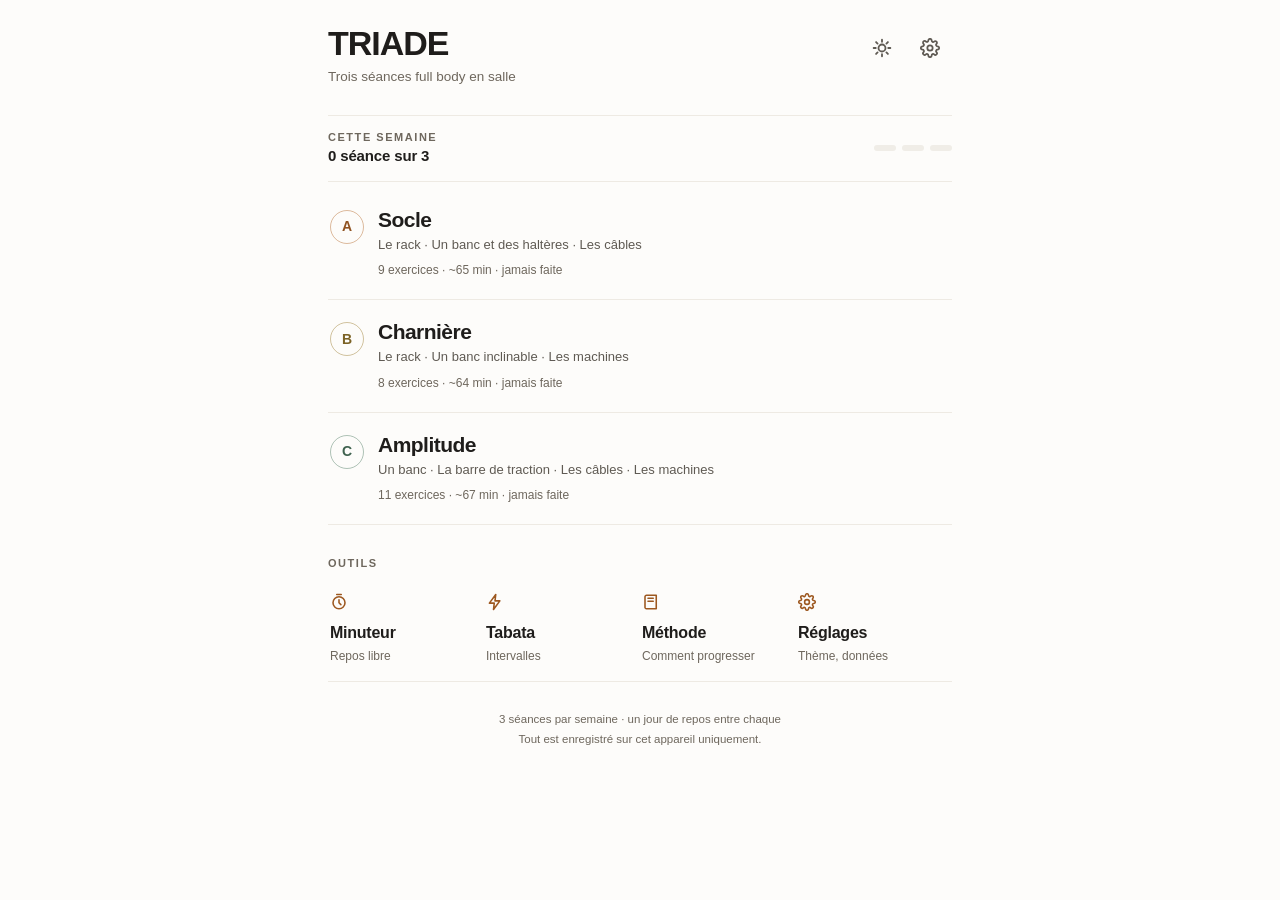
<file: triade/index.html>
<!DOCTYPE html>
<html lang="fr" data-theme="light">
<head>
<meta charset="utf-8">
<meta name="viewport" content="width=device-width, initial-scale=1, viewport-fit=cover, maximum-scale=1">
<meta name="triade-build" content="8b7ea912d50e">
<title>TRIADE — Programme full body</title>
<meta name="description" content="TRIADE — trois séances full body en salle, avec minuteur de repos, suivi des charges et Tabata. Fonctionne hors ligne.">
<meta name="theme-color" content="#f1f3f6" media="(prefers-color-scheme: light)">
<meta name="theme-color" content="#0b0d11" media="(prefers-color-scheme: dark)">
<meta name="apple-mobile-web-app-capable" content="yes">
<meta name="mobile-web-app-capable" content="yes">
<meta name="apple-mobile-web-app-status-bar-style" content="black-translucent">
<meta name="apple-mobile-web-app-title" content="TRIADE">
<link rel="manifest" href="manifest.webmanifest">
<link rel="apple-touch-icon" href="icon-180.png">
<link rel="icon" href="icon-192.png" sizes="192x192">
<link rel="icon" href="favicon.svg" type="image/svg+xml">
<style>
/* ═══════════════════════════════════════════════════════════
   TRIADE — feuille de style · direction « Calme »
   Le registre d'un beau carnet : beaucoup de blanc, aucune bordure
   inutile, un seul accent cuivre, des titres larges et légers.
   La hiérarchie vient de l'échelle et du blanc, jamais du cadre.
   ═══════════════════════════════════════════════════════════ */

:root {
  --bg: #fdfcfa;
  --surface: #ffffff;
  --surface-2: #f7f5f1;
  --surface-3: #f0ede7;
  --text: #1f1d1b;
  --text-2: #5f5a53;
  --muted: #6e675d;
  --line: #eeeae3;
  --line-strong: #d6cfc4;
  /* Cuivre repris d'un cran : sur le fond teinté d'un poste, l'ancien
     #a85f22 tombait à 4,23 de contraste — sous le seuil lisible. */
  --cuivre: #9d5820;
  --cuivre-clair: #b4682b;
  --ok: #1f1d1b;
  --warn: #b4682b;
  --danger: #a3342a;
  --a: #b4682b;
  --shadow-s: 0 1px 2px rgba(31, 29, 27, .04);
  --shadow-m: 0 4px 14px rgba(31, 29, 27, .07);
  --shadow-l: 0 10px 34px rgba(31, 29, 27, .14);
  --r-xl: 18px;
  --r-l: 14px;
  --r-m: 12px;
  --r-s: 9px;
  --safe-b: env(safe-area-inset-bottom, 0px);
  --safe-t: env(safe-area-inset-top, 0px);
  /* Le poste est un CREUX, l'exercice une carte posée dedans. Même logique
     dans les deux thèmes : le creux s'éloigne du fond, la carte s'en approche. */
  --poste: #f2efe8;
  --poste-line: #e7e2d9;
  color-scheme: light;
}

html[data-theme="dark"] {
  --bg: #131211;
  --surface: #1a1917;
  --surface-2: #201e1b;
  --surface-3: #292620;
  --text: #f4f1ea;
  --text-2: #c8c2b7;
  --muted: #a49d92;
  --line: #262320;
  --line-strong: #3a352e;
  --cuivre: #d99155;
  --cuivre-clair: #e09c62;
  --ok: #f4f1ea;
  --warn: #e09c62;
  --danger: #e88b80;
  --shadow-s: 0 1px 2px rgba(0, 0, 0, .5);
  --shadow-m: 0 4px 14px rgba(0, 0, 0, .4);
  --shadow-l: 0 12px 36px rgba(0, 0, 0, .55);
  --poste: #0d0c0b;
  --poste-line: #211f1c;
  color-scheme: dark;
}

* { box-sizing: border-box; -webkit-tap-highlight-color: transparent; }
html, body { margin: 0; padding: 0; }

body {
  font-family: -apple-system, BlinkMacSystemFont, "SF Pro Text", "Segoe UI", Roboto, "Helvetica Neue", Arial, sans-serif;
  background: var(--bg);
  color: var(--text);
  font-size: 16px;
  line-height: 1.5;
  -webkit-font-smoothing: antialiased;
  text-rendering: optimizeLegibility;
  overscroll-behavior-y: none;
  padding-bottom: calc(28px + var(--safe-b));
}

button, input, textarea, select { font: inherit; color: inherit; font-family: inherit; }
button { cursor: pointer; border: 0; background: none; padding: 0; }
:focus-visible { outline: 2px solid var(--cuivre); outline-offset: 3px; border-radius: 4px; }
.num { font-variant-numeric: tabular-nums; font-feature-settings: "tnum" 1; }

.sr {
  position: absolute; width: 1px; height: 1px; padding: 0; margin: -1px;
  overflow: hidden; clip: rect(0 0 0 0); white-space: nowrap; border: 0;
}

.wrap { width: 100%; max-width: 600px; margin: 0 auto; padding: 0 18px; }

/* ─── Petites capitales : le seul motif décoratif du système ─── */
.cap {
  font-size: 11px; font-weight: 700; letter-spacing: .14em;
  text-transform: uppercase;
}

/* ═══════════ ACCUEIL ═══════════ */
.top { padding: calc(26px + var(--safe-t)) 0 6px; }
.top-row { display: flex; align-items: flex-start; justify-content: space-between; gap: 14px; }

.brand-name {
  margin: 0;
  font-size: 30px; font-weight: 600;
  letter-spacing: -.03em; line-height: 1.05;
}

.brand-sub { margin: 5px 0 0; font-size: 13.5px; color: var(--muted); }

.icon-btn {
  width: 44px; height: 44px;
  flex: 0 0 44px;
  display: grid; place-items: center;
  border-radius: var(--r-m);
  color: var(--text-2);
  transition: background .15s ease;
}

@media (hover: hover) { .icon-btn:hover { background: var(--surface-3); } }
.icon-btn svg { width: 20px; height: 20px; }
.icon-btn-row { display: flex; gap: 4px; }

.week {
  margin: 22px 0 6px;
  padding: 13px 0;
  border-top: 1px solid var(--line);
  border-bottom: 1px solid var(--line);
  display: flex; align-items: center; gap: 14px;
}

.week-label {
  font-size: 11px; font-weight: 700; letter-spacing: .14em;
  text-transform: uppercase; color: var(--muted);
}

.week-count { font-size: 15px; color: var(--text); font-weight: 600; letter-spacing: -.01em; }
.week-dots { display: flex; gap: 6px; margin-left: auto; }
.week-dot { width: 22px; height: 6px; border-radius: 99px; background: var(--surface-3); transition: background .2s ease; }
.week-dot.on { background: var(--dotcolor, var(--cuivre)); }

/* ─── Séances : des lignes, pas des cartes ─── */
.deck { display: block; }

.card {
  display: flex;
  align-items: flex-start;
  gap: 14px;
  width: 100%;
  text-align: left;
  padding: 20px 2px;
  border-bottom: 1px solid var(--line);
  transition: opacity .15s ease;
}

.card:active { opacity: .6; }

.card-code {
  flex: 0 0 34px; height: 34px;
  display: grid; place-items: center;
  border-radius: 99px;
  margin-top: 2px;
  font-size: 14px; font-weight: 700;
  color: color-mix(in srgb, var(--a) 80%, #000);
  border: 1.5px solid color-mix(in srgb, var(--a) 45%, transparent);
}

.card-body { display: block; min-width: 0; flex: 1; }

.card-title {
  display: block;
  font-size: 21px; font-weight: 600;
  letter-spacing: -.025em; line-height: 1.15;
}

.card-sub { display: block; margin-top: 4px; font-size: 13px; color: var(--text-2); line-height: 1.4; }
.card-meta { display: block; margin-top: 7px; font-size: 12px; color: var(--muted); font-variant-numeric: tabular-nums; }
.card-prog { display: flex !important; align-items: center; gap: 10px; margin-top: 11px; }
.bar { display: block; flex: 1; height: 3px; border-radius: 99px; background: var(--surface-3); overflow: hidden; }
.bar-fill { display: block; height: 100%; background: var(--a); width: 0; transition: width .35s cubic-bezier(.2, .8, .3, 1); }

.card-prog-txt {
  font-size: 11px; font-weight: 700; letter-spacing: .08em;
  text-transform: uppercase; color: var(--muted); white-space: nowrap;
}

.section-label {
  font-size: 11px; font-weight: 700; letter-spacing: .14em;
  text-transform: uppercase; color: var(--muted);
  margin: 30px 0 6px;
}

.tools { display: grid; grid-template-columns: 1fr 1fr; gap: 0; }

.tool {
  padding: 16px 2px;
  border-bottom: 1px solid var(--line);
  text-align: left;
  transition: opacity .15s ease;
}

.tool:nth-child(odd) { padding-right: 12px; }
.tool:active { opacity: .6; }
.tool-ico { color: var(--cuivre); margin-bottom: 9px; height: 19px; }
.tool-ico svg { width: 18px; height: 18px; }
.tool-name { font-size: 16px; font-weight: 600; letter-spacing: -.015em; }
.tool-sub { font-size: 12px; color: var(--muted); margin-top: 2px; }

.foot { margin: 28px 0 8px; font-size: 11.5px; color: var(--muted); text-align: center; line-height: 1.7; }

/* ═══════════ EN-TÊTE DE SÉANCE ═══════════ */
.s-head {
  position: sticky; top: 0; z-index: 40;
  background: var(--bg);
  padding-top: var(--safe-t);
}

.s-head-in { display: flex; align-items: center; gap: 10px; padding: 14px 0 12px; }

.back {
  width: 42px; height: 42px;
  flex: 0 0 42px;
  margin-left: -9px;
  border-radius: var(--r-m);
  display: grid; place-items: center;
  color: var(--text-2);
  transition: background .15s ease;
}

@media (hover: hover) { .back:hover { background: var(--surface-3); } }
.back svg { width: 21px; height: 21px; }
.s-head-txt { min-width: 0; flex: 1; }

.s-head-sub {
  font-size: 11px; font-weight: 700; letter-spacing: .14em;
  text-transform: uppercase;
  color: color-mix(in srgb, var(--a) 78%, #000);
}

html[data-theme="dark"] .s-head-sub { color: color-mix(in srgb, var(--a) 52%, #fff); }
html[data-theme="dark"] .card-code { color: color-mix(in srgb, var(--a) 55%, #fff); }

.s-head-title {
  margin: 2px 0 0;
  font-size: 25px; font-weight: 600;
  letter-spacing: -.03em; line-height: 1.05;
  color: var(--text);
  white-space: nowrap; overflow: hidden; text-overflow: ellipsis;
}

.s-head-btn {
  height: 44px; padding: 0 10px;
  border-radius: var(--r-m);
  color: var(--cuivre);
  font-size: 14px; font-weight: 700;
  display: flex; align-items: center; gap: 6px;
  font-variant-numeric: tabular-nums;
}

.s-head-btn svg { width: 17px; height: 17px; }
.s-prog { height: 2px; background: var(--line); }
.s-prog-fill { display: block; height: 100%; width: 0; background: var(--a); transition: width .35s cubic-bezier(.2, .8, .3, 1); }

/* ─── Postes ─── */
.blocnav {
  position: sticky;
  top: var(--head-h, 86px);
  z-index: 35;
  background: var(--bg);
  border-bottom: 1px solid var(--line);
}

.blocnav-in {
  display: flex; gap: 20px;
  overflow-x: auto; scrollbar-width: none;
  padding: 0 18px;
  scroll-behavior: smooth;
}

.blocnav-in::-webkit-scrollbar { display: none; }

.tab {
  flex: 0 0 auto;
  min-height: 46px;
  padding: 0 0 3px;
  border-bottom: 1.5px solid transparent;
  color: var(--muted);
  font-size: 13.5px; font-weight: 500;
  white-space: nowrap;
  transition: color .16s ease, border-color .16s ease;
}

.tab.on { color: var(--text); border-bottom-color: var(--cuivre); font-weight: 700; }

.s-intro {
  margin: 22px 0 0;
  font-size: 15px; color: var(--text-2);
  line-height: 1.6;
}

/* ═══════════ BLOC — un poste de salle ═══════════ */
/* Le poste déborde de 8 px la gouttière de page : sans cela, le creux et la
   carte cumulaient leurs marges et le texte perdait 48 px de largeur utile. */
.bloc {
  margin: 26px -8px 0;
  padding: 16px 10px 14px;
  background: var(--poste);
  border: 1px solid var(--poste-line);
  border-radius: var(--r-xl);
  scroll-margin-top: calc(var(--head-h, 86px) + 58px);
}

.bloc-head { display: flex; align-items: baseline; gap: 9px; padding: 0 5px; }

.bloc-n {
  font-size: 12px; font-weight: 700; letter-spacing: .1em;
  color: var(--cuivre);
  font-variant-numeric: tabular-nums;
  flex: 0 0 auto;
}

.bloc-name {
  font-size: 12px; font-weight: 700; letter-spacing: .13em;
  text-transform: uppercase; color: var(--text);
}

.bloc-dur {
  margin-left: auto;
  font-size: 11.5px; color: var(--muted);
  white-space: nowrap; font-variant-numeric: tabular-nums;
}

.bloc-sub { font-size: 12.5px; color: var(--muted); margin-top: 5px; padding: 0 5px; }
.bloc-corps { display: flex; flex-direction: column; gap: 8px; margin-top: 13px; }

/* ═══════════ EXERCICE ═══════════ */
.exo {
  padding: 18px 14px 15px;
  background: var(--surface);
  border-radius: var(--r-l);
  box-shadow: var(--shadow-s);
}
.exo-tete { display: flex; align-items: flex-start; gap: 10px; }
.exo-txt { min-width: 0; flex: 1; }

.exo-name {
  font-size: 20px; font-weight: 600;
  letter-spacing: -.028em; line-height: 1.15;
  display: flex; align-items: baseline; gap: 8px;
}

.exo-fait { color: var(--cuivre); font-size: 13px; font-weight: 700; }
.exo.done .exo-name { color: var(--muted); }
.exo-sub { margin-top: 5px; font-size: 12.5px; color: var(--muted); line-height: 1.4; }
.exo-meta { margin-top: 6px; font-size: 13px; color: var(--text-2); font-variant-numeric: tabular-nums; }

.repos {
  flex: 0 0 auto;
  height: 44px; padding: 0 8px;
  color: var(--cuivre);
  font-size: 14px; font-weight: 700;
  display: flex; align-items: center; gap: 5px;
  font-variant-numeric: tabular-nums;
  border-radius: var(--r-s);
  transition: background .15s ease;
}

@media (hover: hover) { .repos:hover { background: var(--surface-3); } }
.repos svg { width: 15px; height: 15px; }

/* ─── Rangées d'action ─── */
.rang { display: flex; align-items: center; gap: 8px; margin-top: 16px; flex-wrap: wrap; }

.pt {
  width: 48px; height: 48px;
  border: 1px solid var(--line-strong);
  border-radius: var(--r-m);
  color: var(--muted);
  font-size: 14.5px; font-weight: 600;
  display: grid; place-items: center;
  font-variant-numeric: tabular-nums;
  transition: transform .12s cubic-bezier(.2, .8, .3, 1), background .16s ease, border-color .16s ease, color .16s ease;
}

.pt:active { transform: scale(.92); }
.pt.on { background: var(--ok); border-color: var(--ok); color: var(--bg); }
.pt.on svg { width: 18px; height: 18px; }

.effacer { margin-left: auto; min-height: 44px; padding: 0 4px; color: var(--muted); font-size: 12px; }

.charge { gap: 9px; }

.pas {
  width: 48px; height: 48px;
  flex: 0 0 48px;
  border: 1px solid var(--line-strong);
  border-radius: var(--r-m);
  color: var(--text-2);
  font-size: 21px; font-weight: 400; line-height: 1;
  display: grid; place-items: center;
  transition: transform .1s ease, border-color .15s ease;
}

.pas:active { transform: scale(.92); border-color: var(--cuivre); }

.poids-box {
  flex: 1; min-width: 60px;
  display: flex; align-items: center; justify-content: center; gap: 4px;
  height: 48px;
}

.poids {
  width: auto; max-width: 74%;
  height: 46px;
  border: 0; background: none; padding: 0;
  font-size: 25px; font-weight: 600;
  letter-spacing: -.03em;
  font-variant-numeric: tabular-nums;
  text-align: center;
}

.poids:focus { outline: none; box-shadow: 0 2px 0 var(--cuivre); }
.poids::placeholder { color: var(--line-strong); font-weight: 400; }
.poids-unit { font-size: 12px; font-weight: 600; color: var(--muted); }

.sugg {
  flex: 0 0 auto;
  display: inline-flex; align-items: center;
  height: 48px; padding: 0 14px;
  border-radius: 99px;
  border: 1px solid color-mix(in srgb, var(--cuivre) 30%, transparent);
  color: var(--cuivre);
  font-size: 13px; font-weight: 700;
  font-variant-numeric: tabular-nums;
}

.dernier { margin-top: 11px; font-size: 12px; color: var(--muted); font-variant-numeric: tabular-nums; }
.dernier b { color: var(--text-2); font-weight: 700; }

/* ─── Détails ─── */
.det { margin-top: 8px; }

.det-btn {
  width: 100%;
  display: flex; align-items: center; gap: 8px;
  min-height: 44px;
  color: var(--muted);
  font-size: 12.5px;
}

.det-btn svg { width: 15px; height: 15px; transition: transform .2s ease; margin-left: auto; }
.det.open .det-btn svg { transform: rotate(180deg); }
.det-body { display: none; padding: 6px 0 14px; }
.det.open .det-body { display: block; }

.note-block { margin-bottom: 16px; }

/* ─── Schéma du mouvement ─── */
.fig-zone {
  background: var(--poste);
  border-radius: var(--r-m);
  padding: 6px 8px 8px;
}

.fig { width: 100%; height: auto; display: block; max-width: 300px; margin: 0 auto; }
.fig-a, .fig-mat, .fig-sol, .fig-cable, .fig-fleche {
  fill: none; stroke-linecap: round; stroke-linejoin: round;
}

/* La pose de départ reste un fil de fer ; la pose finale est un corps :
   son contour d'abord, sa chair par-dessus — c'est ce qui efface les
   jointures intérieures — puis le muscle travaillé en cuivre. */
.fig-a { stroke: var(--text); stroke-width: 1.8; opacity: .3; }
.fig-a.fig-fond { opacity: .18; }
.fig-trait { fill: var(--text); stroke: var(--text); stroke-width: 3; stroke-linejoin: round; }
.fig-chair { fill: var(--poste); stroke: none; }
.fig-mus { fill: var(--cuivre); stroke: none; }
.fig-mus-2 { fill: var(--cuivre); stroke: none; opacity: .34; }
.fig-mat { stroke: var(--muted); stroke-width: 1.9; }
.fig-sol { stroke: var(--muted); stroke-width: 1.4; opacity: .45; }
.fig-cable { stroke: var(--muted); stroke-width: 1.2; opacity: .8; }
.fig-fleche { stroke: var(--cuivre); stroke-width: 2.2; }

.fig-leg {
  display: flex; align-items: center; justify-content: center; gap: 6px;
  font-size: 10.5px; letter-spacing: .1em; text-transform: uppercase;
  color: var(--muted);
}

.fig-leg span { width: 15px; height: 2px; background: var(--text); border-radius: 2px; }
.fig-leg-a { opacity: .3; }
.fig-leg-b { margin-left: 8px; }

.fig-mus-txt {
  margin-top: 7px; padding-top: 8px;
  border-top: 1px solid var(--line);
  font-size: 12.5px; color: var(--muted); line-height: 1.45; text-align: center;
}

.fig-mus-txt b { color: var(--cuivre); font-weight: 700; }

.note-k {
  font-size: 10.5px; font-weight: 700; letter-spacing: .14em;
  text-transform: uppercase; color: var(--muted);
  display: flex; align-items: center; gap: 7px;
  margin-bottom: 6px;
}

.note-k .kdot { display: none; }
.note-t { font-size: 14px; color: var(--text-2); line-height: 1.62; }
/* Deux repères de geste, deux filets : le bon en encre, le mauvais en cuivre. */
.note-t.ok { color: var(--text-2); border-left: 1px solid var(--ok); padding-left: 12px; }
.note-t.warn { color: var(--text-2); border-left: 1px solid var(--cuivre); padding-left: 12px; }
.note-t.alt { color: var(--muted); }

.load-hist { display: flex; gap: 14px; overflow-x: auto; scrollbar-width: none; padding-bottom: 2px; }
.load-hist::-webkit-scrollbar { display: none; }

.hchip {
  flex: 0 0 auto;
  min-height: 44px;
  font-size: 13px;
  color: var(--text-2);
  font-variant-numeric: tabular-nums;
  text-align: left;
}

.hchip b { font-weight: 700; display: block; }
.hchip span { color: var(--muted); font-size: 11px; }

.myn {
  width: 100%; min-height: 66px;
  resize: vertical;
  border: 0;
  border-bottom: 1px solid var(--line-strong);
  background: none;
  padding: 8px 0;
  font-size: 14px; line-height: 1.55;
}

.myn:focus { border-color: var(--cuivre); outline: none; }

/* ═══════════ ÉCRAN PLEIN ═══════════ */
.veil {
  position: fixed; inset: 0; z-index: 200;
  display: none; place-items: center;
  background: color-mix(in srgb, var(--bg) 96%, #000);
  backdrop-filter: blur(20px);
  -webkit-backdrop-filter: blur(20px);
  padding: 24px;
  animation: fade .18s ease;
}

.veil.on { display: grid; }
@keyframes fade { from { opacity: 0 } to { opacity: 1 } }
.veil-in { width: 100%; max-width: 340px; text-align: center; }

/* ─── Le minuteur : un chiffre, un filet qui se vide, des liens ─── */
.chrono-ctx {
  color: var(--cuivre);
  min-height: 16px;
  overflow: hidden;
  text-overflow: ellipsis;
  white-space: nowrap;
}

.chrono-ctx.sourd { color: var(--muted); margin-top: 20px; }

.chrono-time {
  margin: 14px 0 0;
  font-size: 78px; font-weight: 600;
  letter-spacing: -.055em; line-height: .95;
  font-variant-numeric: tabular-nums;
}

.chrono-jauge {
  height: 2px;
  background: var(--line);
  margin: 26px 0 0;
  overflow: hidden;
}

.chrono-jauge i {
  display: block;
  height: 100%;
  width: 100%;
  background: var(--cuivre);
  transition: width .3s linear;
}

.chrono-actes {
  display: flex;
  justify-content: center;
  gap: 26px;
  margin-top: 6px;
}

.chrono-bas {
  display: flex;
  justify-content: center;
  gap: 26px;
  margin-top: 22px;
  padding-top: 16px;
  border-top: 1px solid var(--line);
}

.lien {
  min-height: 46px;
  padding: 0 6px;
  color: var(--text-2);
  font-size: 15px; font-weight: 500;
  font-variant-numeric: tabular-nums;
  border-radius: var(--r-s);
  transition: color .15s ease;
}

.lien.fort { color: var(--cuivre); font-weight: 700; }
@media (hover: hover) { .lien:hover { color: var(--text); } }

.veil-title { font-size: 13.5px; font-weight: 600; color: var(--text-2); margin-bottom: 22px; min-height: 20px; }
.veil-btns { display: flex; gap: 10px; justify-content: center; margin-top: 26px; flex-wrap: wrap; }

.btn {
  height: 48px; padding: 0 20px;
  border-radius: var(--r-m);
  border: 1px solid var(--line-strong);
  font-size: 14.5px; font-weight: 600;
  color: var(--text);
  display: inline-flex; align-items: center; gap: 8px;
  transition: transform .12s ease, background .15s ease;
}

.btn:active { transform: scale(.97); }
.btn svg { width: 18px; height: 18px; }

/* Une seule surface pleine dans tout le système : l'action principale. */
.btn-primary { background: var(--text); border-color: transparent; color: var(--bg); font-weight: 600; }
.btn-wide { width: 100%; justify-content: center; }
.btn-ghost { border-color: var(--line); color: var(--text-2); }
.btn-danger { color: #fff; background: #9c3128; border-color: transparent; }

/* ─── Durées courantes : une liste, pas huit pavés ─── */
.durees { display: grid; grid-template-columns: repeat(4, 1fr); }

.duree {
  min-height: 52px;
  color: var(--text);
  font-size: 15px; font-weight: 500;
  border-bottom: 1px solid var(--line);
  transition: color .15s ease;
}

.duree:nth-child(-n+4) { border-top: 1px solid var(--line); }
@media (hover: hover) { .duree:hover { color: var(--cuivre); } }

.phase-work { --cuivre: #a3342a; }
.phase-rest { --cuivre: #3d6b7d; }
.phase-prep { --cuivre: #a85f22; }

/* ═══════════ PASTILLE DE REPOS ═══════════ */
.mini {
  position: fixed;
  left: 50%; bottom: calc(18px + var(--safe-b));
  transform: translateX(-50%);
  z-index: 190;
  display: none; align-items: center; gap: 5px;
  background: var(--text);
  border-radius: 99px;
  box-shadow: var(--shadow-l);
  padding: 5px 5px 5px 16px;
  overflow: hidden;
}

.mini.on { display: flex; }
/* Une seule ligne de texte : le temps et le libellé partagent la même ligne de
   base sans arbitrage, et line-height centre le tout dans la pastille. */
.mini-in { display: block; height: 44px; line-height: 44px; padding: 0 8px 0 0; white-space: nowrap; }
.mini-time {
  font-size: 20px; font-weight: 600;
  letter-spacing: -.03em;
  color: var(--bg);
  font-variant-numeric: tabular-nums;
}

.mini-lab {
  margin-left: 9px;
  font-size: 10px; font-weight: 700; letter-spacing: .13em;
  text-transform: uppercase;
  color: color-mix(in srgb, var(--bg) 62%, transparent);
}

.mini-plus {
  height: 44px; padding: 0 10px;
  line-height: 44px;
  font-size: 13px; font-weight: 600;
  color: color-mix(in srgb, var(--bg) 72%, transparent);
  font-variant-numeric: tabular-nums;
}

.mini-stop {
  width: 44px; height: 44px;
  flex: 0 0 44px;
  border-radius: 99px;
  background: var(--cuivre); color: #fff;
  display: grid; place-items: center;
}

html[data-theme="dark"] .mini-stop { color: #17130f; }
.mini-stop svg { width: 19px; height: 19px; }
.mini-bar { position: absolute; left: 0; bottom: 0; height: 2px; width: 100%; background: var(--cuivre); transition: width .3s linear; }

@keyframes pulseFini {
  0%, 100% { box-shadow: var(--shadow-l), 0 0 0 0 color-mix(in srgb, var(--cuivre) 50%, transparent); }
  50%      { box-shadow: var(--shadow-l), 0 0 0 13px color-mix(in srgb, var(--cuivre) 0%, transparent); }
}

.mini.fini { animation: pulseFini 1.1s ease-out 3; }
.mini.fini .mini-time { color: var(--cuivre-clair); font-size: 17px; letter-spacing: -.01em; }

body.timer-on { padding-bottom: calc(96px + var(--safe-b)); }

/* ═══════════ FEUILLE MODALE ═══════════ */
.sheet {
  position: fixed; inset: 0; z-index: 210;
  display: none; align-items: flex-end; justify-content: center;
  background: rgba(31, 29, 27, .38);
  animation: fade .16s ease;
}

.sheet.on { display: flex; }

.sheet-in {
  width: 100%; max-width: 600px;
  background: var(--bg);
  border-radius: var(--r-xl) var(--r-xl) 0 0;
  padding: 8px 22px calc(24px + var(--safe-b));
  box-shadow: var(--shadow-l);
  max-height: 88vh; overflow-y: auto;
  animation: rise .26s cubic-bezier(.2, .9, .3, 1);
}

@keyframes rise { from { transform: translateY(22px); opacity: .6 } to { transform: none; opacity: 1 } }

.grip { width: 36px; height: 4px; border-radius: 99px; background: var(--line-strong); margin: 6px auto 18px; }
.sheet-title { font-size: 23px; font-weight: 600; letter-spacing: -.03em; margin: 0 0 6px; }
.sheet-sub { font-size: 13.5px; color: var(--muted); margin: 0 0 22px; line-height: 1.55; }

.field { margin-bottom: 18px; }

.field-lab {
  font-size: 10.5px; font-weight: 700; letter-spacing: .14em;
  text-transform: uppercase; color: var(--muted);
  display: block; margin-bottom: 8px;
}

.stepper { display: flex; align-items: center; gap: 12px; padding: 0; }

.step-btn {
  width: 46px; height: 46px;
  flex: 0 0 46px;
  border-radius: var(--r-m);
  border: 1px solid var(--line-strong);
  font-size: 21px; font-weight: 400; line-height: 1;
  display: grid; place-items: center;
  color: var(--text-2);
}

.step-btn:active { transform: scale(.94); }
.step-val { flex: 1; text-align: center; font-size: 26px; font-weight: 600; letter-spacing: -.03em; font-variant-numeric: tabular-nums; }
.step-val small { font-size: 12px; font-weight: 600; color: var(--muted); margin-left: 4px; letter-spacing: 0; }

.load-in {
  width: 100%; height: 48px;
  border: 0; border-bottom: 1px solid var(--line-strong); background: none;
  font-size: 26px; font-weight: 600;
  text-align: center;
  font-variant-numeric: tabular-nums;
}

.load-in:focus { outline: none; border-color: var(--cuivre); }

.row-list { display: grid; gap: 0; margin-bottom: 6px; }

.row-btn {
  display: flex; align-items: center; gap: 14px;
  width: 100%;
  padding: 15px 0;
  border-bottom: 1px solid var(--line);
  text-align: left;
  transition: opacity .15s ease;
}

.row-btn:active { opacity: .6; }
.row-btn svg { width: 19px; height: 19px; color: var(--cuivre); flex: 0 0 19px; }
.row-btn-txt { min-width: 0; flex: 1; }
.row-btn-name { font-size: 15.5px; font-weight: 600; letter-spacing: -.015em; }
.row-btn-sub { font-size: 12.5px; color: var(--muted); margin-top: 2px; line-height: 1.45; }
.row-btn.danger .row-btn-name, .row-btn.danger svg { color: var(--danger); }

.seg { display: flex; gap: 22px; padding: 2px 0; }

.seg button {
  min-height: 46px;
  min-width: 52px;
  border-bottom: 1.5px solid transparent;
  font-size: 14.5px; font-weight: 500;
  color: var(--muted);
  transition: color .16s ease, border-color .16s ease;
}

.seg button.on { color: var(--text); border-bottom-color: var(--cuivre); font-weight: 700; }

.toast {
  position: fixed;
  left: 50%; bottom: calc(80px + var(--safe-b));
  transform: translate(-50%, 14px);
  z-index: 300;
  background: var(--text); color: var(--bg);
  font-size: 13.5px; font-weight: 600;
  padding: 12px 20px;
  border-radius: 99px;
  box-shadow: var(--shadow-l);
  opacity: 0; pointer-events: none;
  transition: opacity .2s ease, transform .24s cubic-bezier(.2, .9, .3, 1);
  max-width: calc(100vw - 40px);
  text-align: center;
}

.toast.on { opacity: 1; transform: translate(-50%, 0); }

@media (min-width: 720px) {
  .wrap { max-width: 660px; }
  .brand-name { font-size: 34px; }
  .tools { grid-template-columns: repeat(4, 1fr); }
  .tool:nth-child(odd) { padding-right: 12px; }
  .sheet-in { border-radius: var(--r-xl); margin-bottom: 5vh; }
  .sheet { align-items: center; }
}

@media (prefers-reduced-motion: reduce) {
  * { animation-duration: .01ms !important; transition-duration: .01ms !important; }
}

</style>
</head>
<body>

<div id="app"></div>

<!-- ══ Minuteur de repos ══ -->
<div class="veil" id="rest" role="dialog" aria-modal="true" aria-label="Minuteur de repos">
  <div class="veil-in">
    <div class="chrono-ctx cap" id="rest-ctx"></div>
    <div class="chrono-time num" id="rest-time">0:00</div>
    <div class="chrono-jauge"><i id="rest-jauge"></i></div>
    <div class="chrono-actes">
      <button class="lien" id="rest-minus">− 15 s</button>
      <button class="lien" id="rest-plus">+ 30 s</button>
    </div>
    <div class="chrono-bas">
      <button class="lien fort" id="rest-skip">Reprendre</button>
      <button class="lien" id="rest-min">Réduire</button>
    </div>
  </div>
</div>

<!-- ══ Tabata en cours ══ -->
<div class="veil" id="tab" role="dialog" aria-modal="true" aria-label="Tabata">
  <div class="veil-in">
    <div class="chrono-ctx cap" id="tab-phase">prêt</div>
    <div class="chrono-time num" id="tab-time">0</div>
    <div class="chrono-jauge"><i id="tab-jauge"></i></div>
    <div class="chrono-ctx sourd" id="tab-round"></div>
    <div class="chrono-bas">
      <button class="lien" id="tab-pause">Pause</button>
      <button class="lien" id="tab-next">Passer</button>
      <button class="lien" id="tab-stop">Arrêter</button>
    </div>
  </div>
</div>

<!-- ══ Feuille modale ══ -->
<div class="sheet" id="sheet" role="dialog" aria-modal="true">
  <div class="sheet-in" id="sheet-in"></div>
</div>

<div class="mini" id="restmini">
  <button class="mini-in" id="mini-open" aria-label="Afficher le grand décompte">
    <span class="mini-time num" id="mini-time">0:00</span>
    <span class="mini-lab" id="mini-ctx">repos</span>
  </button>
  <button class="mini-plus" id="mini-plus" aria-label="Ajouter 30 secondes">+30</button>
  <button class="mini-stop" id="mini-stop" aria-label="Reprendre maintenant">
    <svg viewBox="0 0 24 24" fill="none" stroke="currentColor" stroke-width="3" stroke-linecap="round" stroke-linejoin="round"><path d="M20 6 9 17l-5-5"/></svg>
  </button>
  <div class="mini-bar" id="mini-bar"></div>
</div>

<div class="toast" id="toast" role="status" aria-live="polite"></div>

<script type="application/json" id="payload">
{"meta":{"name":"TRIADE","tagline":"Trois séances full body en salle","version":"1.0","cycle":"3 séances par semaine · un jour de repos entre chaque"},"order":["socle","charniere","amplitude"],"sessions":{"socle":{"code":"A","title":"Socle","subtitle":"Le rack · Un banc et des haltères · Les câbles","focus":"Force","duration":"~65 min","accent":"#B4682B","accent2":"#A85F22","intro":"Trois postes, et rien de plus. Le squat au rack, seul mouvement lourd. Puis un banc plat avec une paire d'haltères, gardé pour les trois exercices suivants. Puis la station de câbles, où les trois derniers exercices se font sans changer de poste.","blocs":[{"n":"01","name":"Mise en route","sub":"Vélo ou rameur, puis élastique","duration":"~7 min · repos 30 sec","items":[{"type":"ex","id":"a-cardio","name":"Rameur ou vélo","sub":"Cardio progressif · Monter la température corporelle","sets":1,"reps":"3 min","tempo":"progressif","rest":0,"execution":"Commence très facile et monte la cadence chaque minute. Au bout des 3 minutes tu dois être légèrement essoufflé et avoir chaud — pas fatigué. L'objectif est de faire monter la température des muscles et des articulations, rien d'autre.","avoid":"Ne transforme pas l'échauffement en séance de cardio : tu as du lourd juste après.","alt":"Corde à sauter 3 × 1 min, ou 5 min de marche rapide en pente sur tapis.","setup":"Résistance faible pour commencer. Au rameur, sangle les pieds au milieu du pied et assieds-toi jambes fléchies, bras tendus vers la barre. Au vélo, monte la selle jusqu'à ce que la jambe soit presque tendue en bas du coup de pédale.","reussi":"Tu as chaud et tu respires plus vite, mais tu pourrais encore tenir une conversation."},{"type":"ex","id":"a-bandpull","name":"Band pull-apart","sub":"Élastique · Épaules arrière · Préparation du couché","sets":2,"reps":"20","tempo":"contrôlé","rest":30,"execution":"Élastique tendu devant toi à hauteur de poitrine, bras tendus. Écarte les mains en serrant les omoplates, jusqu'à ce que l'élastique touche le sternum. Reviens lentement. Choisis un élastique léger : ce n'est pas un exercice de force.","avoid":"Ne cambre pas le bas du dos pour ouvrir davantage — le mouvement vient des omoplates.","alt":"Face pull à la corde très léger, 2 × 20.","setup":"Un élastique léger, tenu à deux mains bras tendus devant toi à hauteur de poitrine, mains écartées d'environ la largeur des épaules. Debout, pieds largeur de bassin, côtes basses.","reussi":"Le travail se sent entre les omoplates — ni dans les bras, ni dans la nuque."}]},{"n":"02","name":"Au rack — la barre","sub":"Le seul mouvement lourd de la séance","duration":"~14 min · repos 2'30","items":[{"type":"ex","id":"a-squat","name":"Squat barre","sub":"Barre libre · Rack · Quadriceps + Fessiers + Gainage","sets":4,"reps":"5","tempo":"3-0-1","rest":150,"trackLoad":true,"step":2.5,"loadHint":"70–90 kg","execution":"Barre posée sur le haut des trapèzes, pieds largeur d'épaules et pointes légèrement ouvertes. Inspire, bloque le ventre comme si tu allais recevoir un coup, puis descends en 3 secondes en poussant les genoux vers l'extérieur. Descends jusqu'à ce que le pli de la hanche passe sous le genou, si ta mobilité le permet sans que le bas du dos s'arrondisse. Remonte en poussant le sol avec tout le pied. Descendre franchement sous la parallèle plutôt que de s'arrêter à 90° ne change pas grand-chose pour le quadriceps, mais donne nettement plus de fessiers et d'adducteurs : c'est la raison de chercher la profondeur. Avant la première série lourde, monte en trois séries d'échauffement : barre à vide, puis environ 50 % et 75 % de ta charge du jour, 5 répétitions chacune. C'est le meilleur échauffement possible pour ce mouvement — plus utile que n'importe quel étirement.","avoid":"Les talons qui se décollent et les genoux qui rentrent : dans les deux cas, baisse la charge plutôt que de forcer.","alt":"Hack squat ou squat sur machine guidée si le rack est pris ou si tu t'entraînes sans partenaire : même travail, dos plus protégé.","setup":"Règle les crochets du rack à hauteur de sternum : tu dois dégager la barre en fléchissant à peine les genoux. Pose aussi les barres de sécurité juste sous ta position basse — c'est ce qui te permet de pousser seul sans risque. Place-toi sous la barre, mains un peu plus larges que les épaules, serre les omoplates pour créer le coussin de muscle qui portera la barre, dégage, et recule de deux pas, pas plus.","reussi":"La barre reste à l'aplomb du milieu du pied pendant toute la descente, et à la remontée les hanches et les épaules montent ensemble."}]},{"n":"03","name":"Un banc plat et des haltères","sub":"Deux exercices sur le même banc, puis le gainage au sol à côté","duration":"~22 min · repos 1 min","items":[{"type":"ex","id":"a-couche-hal","name":"Développé couché haltères","sub":"Haltères · Banc plat · Pectoraux + Triceps + Épaules avant","sets":4,"reps":"8","tempo":"3-1-1","rest":60,"trackLoad":true,"step":2,"loadHint":"26–36 kg par haltère","execution":"Pieds à plat, omoplates serrées et abaissées pendant toute la série. Descends en 3 secondes jusqu'à ce que les coudes passent légèrement sous la ligne du torse — amplitude qu'une barre ne permet pas —, marque 1 seconde, pousse en rapprochant les haltères sans les cogner.","avoid":"Écarter les coudes à 90° du corps : garde-les à environ 45°, sinon c'est l'épaule qui paie.","alt":"Développé couché à la barre, 4 × 6, le mouvement de référence pour la force — mais il te renvoie au rack, compte dix minutes de plus.","setup":"Banc plat. Assieds-toi au bout avec un haltère posé debout sur chaque cuisse, puis bascule en arrière en poussant avec les genoux pour amener les haltères en position : c'est la seule façon de les mettre en place sans tirer sur l'épaule. Pieds à plat au sol, largeur de bassin, omoplates serrées et tirées vers le bas.","reussi":"Les omoplates restent serrées et plaquées au banc jusqu'à la dernière répétition, et tu sens l'étirement des pectoraux en bas sans rien de désagréable à l'avant de l'épaule."},{"type":"ex","id":"a-rowing-hal","name":"Rowing haltère un bras","sub":"Haltère · Appui sur le même banc · Milieu du dos + Dorsaux","sets":4,"reps":"8 / bras","tempo":"2-1-2","rest":60,"trackLoad":true,"step":2,"loadHint":"28–40 kg","execution":"Un genou et une main sur le banc que tu viens d'utiliser, dos à plat. Tire l'haltère vers la hanche en amenant le coude le long du corps, serre l'omoplate une seconde en haut, laisse redescendre bras complètement tendu pour étirer le dos. Toutes les répétitions d'un bras, puis l'autre.","avoid":"Tourner le buste pour arracher les dernières répétitions : le tronc reste immobile.","alt":"Rowing barre buste penché, 4 × 8 (au rack), ou rowing machine poitrine appuyée.","setup":"Le même banc. Genou et main du même côté posés dessus, l'autre pied au sol légèrement en arrière. Le dos doit arriver à l'horizontale et rester plat — si tu n'y arrives pas, avance le pied au sol. L'haltère est au sol dans l'axe de l'épaule, tu le prends bras tendu.","reussi":"Le buste est exactement dans la même position à la dernière répétition qu'à la première, et ça tire sous l'aisselle et entre les omoplates."},{"type":"ex","id":"a-roue","name":"Roue abdominale","sub":"Genoux au sol · Gainage antérieur · Anti-extension","sets":3,"reps":"10–12","tempo":"3-0-2","rest":60,"execution":"À genoux, hanches légèrement en avant, bas du dos volontairement arrondi (le contraire de ce qu'on croit). Déroule aussi loin que tu peux SANS que le bas du dos se creuse, puis reviens en tirant avec les abdos. Arrête-toi à la distance que tu maîtrises.","avoid":"Aller trop loin : dès que le bassin bascule et que les lombaires se creusent, tu travailles le dos et plus les abdos.","alt":"Planche sur les coudes 3 × 45 sec, ou relevés de jambes suspendus 3 × 12.","setup":"À genoux sur un tapis ou une serviette pliée, la roue posée devant toi juste sous les épaules, une main sur chaque poignée. Rentre le bassin sous toi pour arrondir légèrement le bas du dos AVANT de commencer à dérouler : cette position de départ est l'exercice.","reussi":"Tu pourrais t'arrêter net à n'importe quel moment du déroulé sans que le bas du dos s'affaisse."}]},{"n":"04","name":"À la station de câbles","sub":"Trois exercices à la poulie, sans changer de poste","duration":"~19 min · repos 1 min","items":[{"type":"ex","id":"b-triceps-oh","name":"Extension triceps bras au-dessus de la tête","sub":"Poulie · Corde · Bras verticaux · Chef long en position étirée","sets":3,"reps":"12","tempo":"2-1-2","rest":60,"trackLoad":true,"step":2.5,"loadHint":"20–32 kg","execution":"Dos à la poulie, corde derrière la tête, coudes pointés vers l'avant et maintenus le plus haut possible. C'est cette position bras au-dessus de la tête qui met le chef long du triceps en étirement — et à l'étirement, il grossit nettement plus qu'en poussée devant soi. Tends complètement, marque 1 seconde, laisse revenir jusqu'à sentir l'étirement derrière le bras.","avoid":"Laisser les coudes s'écarter et redescendre le long du corps : on retombe sur un pushdown ordinaire et on perd tout l'intérêt de la position.","alt":"Extension nuque assis avec un haltère à deux mains, ou barre EZ couché derrière la tête : même principe, bras au-dessus de la tête.","setup":"Corde accrochée à la poulie BASSE. Prends-la à deux mains, tourne-toi dos à la poulie, fais un pas en avant et passe la corde derrière la tête. Un pied devant l'autre pour ne pas être tiré en arrière. Les coudes pointent vers l'avant et vers le haut, serrés vers l'intérieur.","reussi":"Les coudes restent au même endroit dans l'espace du début à la fin, et l'étirement se sent derrière le bras en position basse."},{"type":"ex","id":"a-facepull","name":"Face pull à la corde","sub":"Poulie à hauteur des yeux · Épaules arrière + Trapèzes moyens","sets":3,"reps":"15","tempo":"2-1-2","rest":60,"trackLoad":true,"step":2.5,"loadHint":"15–25 kg","execution":"Poulie réglée à hauteur des yeux, pouces vers toi. Tire la corde vers le visage en écartant les mains et en tournant les avant-bras vers l'arrière, comme un double biceps de bodybuilder. Marque 1 seconde. C'est le contrepoids de toutes tes poussées : ne le saute pas.","avoid":"Prendre lourd et tirer avec le buste — reste droit, charge légère.","alt":"Oiseau penché aux haltères légers, 3 × 15.","setup":"Corde à la poulie réglée à hauteur des yeux. Prise neutre, pouces vers toi. Recule jusqu'à ce que le câble soit déjà tendu bras tendus, un pied devant l'autre, buste droit.","reussi":"Les mains finissent de part et d'autre du visage à hauteur des oreilles, coudes plus hauts que les poignets."},{"type":"ex","id":"a-elev-lat","name":"Élévations latérales à la poulie","sub":"Poulie basse · Un bras · Deltoïdes médians · Tension constante","sets":3,"reps":"15","tempo":"1-1-3","rest":60,"trackLoad":true,"step":2.5,"loadHint":"7–12 kg par côté","execution":"Poulie en position basse, poignée prise de la main opposée, câble qui passe devant les jambes. Monte le bras sur le côté jusqu'à hauteur d'épaule, descends en 3 secondes. L'avantage du câble : la tension existe déjà en bas du mouvement, là où les haltères ne pèsent presque rien.","avoid":"Se pencher du côté opposé pour aider : le buste reste droit, quitte à baisser la charge.","alt":"Élévations latérales aux haltères, 4 × 15 — mais elles te font quitter la station de câbles.","setup":"Poulie en position la plus basse, poignée simple. Place-toi la poulie sur ta droite et prends la poignée de la main GAUCHE : le câble passe devant tes cuisses. Attrape la colonne de l'autre main pour t'empêcher de te pencher.","reussi":"Le bras monte franchement sur le côté et non devant toi, sans que l'épaule remonte vers l'oreille."}]}]},"charniere":{"code":"B","title":"Charnière","subtitle":"Le rack · Un banc inclinable · Les machines","focus":"Hanches & dos","duration":"~64 min","accent":"#9A7B2E","accent2":"#8C6F26","intro":"Le soulevé roumain au rack, seul mouvement lourd. Ensuite un banc inclinable gardé pour le développé et le curl — même banc, même inclinaison. Puis la zone machines pour les trois derniers exercices.","blocs":[{"n":"01","name":"Mise en route","sub":"Vélo ou rameur, puis charnière à vide","duration":"~7 min · repos 30 sec","items":[{"type":"ex","id":"b-cardio","name":"Vélo ou rameur","sub":"Cardio progressif","sets":1,"reps":"3 min","tempo":"progressif","rest":0,"execution":"Même principe que la séance Socle : monte doucement en intensité, tu dois avoir chaud sans être fatigué. Le rameur est un bon choix ici parce qu'il réveille déjà la charnière de hanche — à chaque coup, les fesses partent en arrière et les ischios s'étirent, exactement le mouvement du soulevé roumain qui arrive.","avoid":"Partir trop fort.","alt":"Marche en pente 5 min.","setup":"Même mise en place que la séance Socle. Le rameur est le meilleur choix ici : cale les pieds, assieds-toi jambes fléchies et bras tendus vers la barre.","reussi":"Tu as chaud, la hanche se plie librement, et tu n'es pas essoufflé."},{"type":"ex","id":"b-hinge","name":"Charnière de hanche à vide","sub":"Barre à vide ou bâton · Apprentissage du mouvement","sets":2,"reps":"12","tempo":"3-0-1","rest":30,"execution":"Barre à vide sur les trapèzes ou bâton dans le dos. Genoux très légèrement fléchis et FIXES, pousse les fesses vers l'arrière en gardant le dos parfaitement droit, jusqu'à sentir les ischios s'étirer. Remonte en serrant les fessiers. C'est la répétition à blanc du soulevé roumain qui arrive.","avoid":"Confondre avec un squat : ici les genoux ne bougent presque pas.","alt":"Good morning à la barre à vide, 2 × 12.","setup":"Une barre à vide sur les trapèzes, ou un bâton tenu contre le dos en trois points de contact : l'arrière du crâne, le haut du dos, le sacrum. Pieds largeur de bassin, genoux à peine déverrouillés.","reussi":"Les trois points de contact du bâton ne se décollent jamais, et l'étirement se sent à l'arrière des cuisses en position basse."}]},{"n":"02","name":"Au rack — la barre","sub":"Le seul mouvement lourd de la séance","duration":"~14 min · repos 2'30","items":[{"type":"ex","id":"b-rdl","name":"Soulevé de terre roumain","sub":"Barre libre · Ischio-jambiers + Fessiers + Dos","sets":4,"reps":"6","tempo":"3-1-1","rest":150,"trackLoad":true,"step":2.5,"loadHint":"70–100 kg","execution":"Départ debout, barre contre les cuisses, prise en pronation largeur d'épaules. Genoux à peine fléchis et fixes. Descends la barre le long des jambes en poussant les fesses loin derrière, dos droit et barre en contact avec la peau. Arrête-toi quand les ischios sont au maximum de l'étirement — en général juste sous le genou — puis remonte en serrant les fessiers. Avant la première série lourde, monte en trois séries d'échauffement : barre à vide, puis environ 50 % et 75 % de ta charge du jour, 5 répétitions chacune. C'est le meilleur échauffement possible pour ce mouvement — plus utile que n'importe quel étirement.","avoid":"Descendre plus bas que ce que la souplesse permet : c'est là que le dos s'arrondit. La barre ne doit jamais s'éloigner des jambes.","alt":"Soulevé roumain aux haltères, 4 × 8, ou hyperextension lestée si le bas du dos est sensible.","setup":"Pose la barre sur les crochets du rack à hauteur de mi-cuisse : tu la prends debout, tu ne la ramasses pas au sol — c'est ce qui économise le dos avant les séries lourdes. Prise en pronation largeur d'épaules, un pas en arrière, pieds largeur de bassin.","reussi":"La barre frotte les cuisses pendant toute la descente, et ce sont les ischios qui t'arrêtent — pas le bas du dos."}]},{"n":"03","name":"Un banc inclinable et des haltères","sub":"Le même banc, la même inclinaison pour les deux","duration":"~17 min · repos 1 min","items":[{"type":"ex","id":"b-incline","name":"Développé incliné haltères","sub":"Haltères · Banc à 30° · Pectoraux hauts","sets":5,"reps":"8–10","tempo":"3-0-1","rest":60,"trackLoad":true,"step":2,"loadHint":"22–32 kg par haltère","execution":"Banc réglé à 30° maximum — au-delà ce sont les épaules qui prennent tout. Descends les haltères en 3 secondes jusqu'à ce que les coudes soient légèrement sous la ligne du torse, puis pousse en rapprochant les haltères sans les cogner. L'inclinaison a sa raison d'être : c'est elle qui développe le haut des pectoraux, que le développé couché à plat de la séance A ne va pas chercher.","avoid":"Un banc trop redressé, et une descente non contrôlée.","alt":"Dips pectoraux buste penché, 4 × 8–10 (lestés si tu dépasses 12) : excellente alternative, un peu moins ciblée sur le haut des pectoraux. Ou développé incliné à la barre.","setup":"Banc réglé à 30°, soit le premier ou le deuxième cran depuis l'horizontale sur la plupart des bancs — pas au-delà. Assieds-toi haltères debout sur les cuisses, puis bascule en arrière en les poussant avec les genoux. Pieds à plat, omoplates serrées.","reussi":"Ça travaille sur le haut des pectoraux, juste sous la clavicule, et pas à l'avant de l'épaule."},{"type":"ex","id":"b-curl-incline","name":"Curl incliné haltères","sub":"Haltères · Banc à 45–60° · Biceps en position étirée","sets":5,"reps":"10","tempo":"3-1-1","rest":60,"trackLoad":true,"step":2,"loadHint":"10–16 kg","execution":"Assis sur un banc incliné, laisse les bras pendre derrière la ligne du corps. Cette position, épaule en extension, étire le biceps sur sa partie haute — c'est là qu'il répond le mieux. Monte sans avancer le coude, marque 1 seconde en haut, descends en 3 secondes jusqu'aux bras complètement tendus. La charge sera plus légère qu'un curl debout : c'est normal et ce n'est pas un recul.","avoid":"Ramener les coudes vers l'avant pendant la montée : l'étirement disparaît, et avec lui la raison de faire cet exercice.","alt":"Curl à la poulie basse en se plaçant un pas devant la poulie, bras en arrière ; ou curl marteau debout si les bancs inclinés sont pris — prise neutre pour le brachial, moins d'étirement.","setup":"Le même banc, redressé à 45–60°. Assieds-toi dos entièrement plaqué au dossier et laisse les bras pendre librement derrière la ligne du corps, haltères en supination, paumes vers l'avant. Les épaules restent en arrière, contre le dossier.","reussi":"Au départ de chaque répétition les bras pendent en arrière de la ligne du corps, et le coude ne s'avance pas d'un centimètre pendant la montée."}]},{"n":"04","name":"Aux machines","sub":"Épaules, dos, mollets — trois machines de la même zone","duration":"~23 min · repos 1 min","items":[{"type":"ex","id":"b-epaules-machine","name":"Développé épaules machine","sub":"Machine · Assis dossier vertical · Épaules avant et médianes","sets":4,"reps":"10","tempo":"2-0-2","rest":60,"trackLoad":true,"step":5,"loadHint":"35–55 kg","execution":"Règle le siège pour que les poignées arrivent au niveau des oreilles, dos plaqué au dossier. Pousse jusqu'à bras presque tendus sans verrouiller, redescends en contrôlant jusqu'aux oreilles. La machine est ici pour une raison pratique : elle est dans la même zone que les mollets, et à volume égal elle fait grossir autant que la barre.","avoid":"Descendre plus bas que les oreilles en cherchant l'amplitude : l'épaule n'aime pas, et le gain est nul.","alt":"Développé militaire à la barre debout, 4 × 6 (le mouvement de référence, mais il te renvoie au rack) : Barre sur le haut des pectoraux, prise juste plus large que les épaules, coudes légèrement en avant. Serre les fessiers et le ventre pour verrouiller …","setup":"Règle la hauteur du siège pour que les poignées arrivent au niveau des oreilles, pas plus haut. Dos et bas du dos plaqués au dossier, pieds à plat au sol.","reussi":"Le dos reste collé au dossier même sur la dernière répétition, et les coudes ne descendent pas sous les oreilles."},{"type":"ex","id":"c-rowing-machine","name":"Rowing machine poitrine appuyée","sub":"Machine · Buste calé · Milieu du dos et trapèzes","sets":4,"reps":"10","tempo":"2-1-2","rest":60,"trackLoad":true,"step":5,"loadHint":"40–60 kg","execution":"Poitrine calée contre le support, ce qui supprime toute triche du buste et tout travail du bas du dos — c'est l'intérêt de la machine ici, en fin de semaine. Tire les coudes vers l'arrière le long du corps, serre les omoplates une seconde, reviens en laissant les bras s'étendre complètement pour étirer le dos.","avoid":"Tirer avec les bras seuls : le mouvement commence par les omoplates qui se rapprochent.","alt":"Rowing barre buste penché, 4 × 8, si tu préfères la barre : Buste incliné à environ 70°, dos droit, barre pendue bras tendus. Tire la barre vers le bas des abdominaux en …","setup":"Règle la hauteur du siège pour que les poignées arrivent au niveau du bas des pectoraux, puis la butée de poitrine pour que le sternum soit calé sans être écrasé. Pieds sur les cales, poitrine en appui avant de saisir les poignées.","reussi":"La poitrine ne décolle pas du support, et le mouvement commence par les omoplates qui se rapprochent avant que les bras plient."},{"type":"ex","id":"b-mollets","name":"Mollets debout","sub":"Machine ou barre · Amplitude complète","sets":4,"reps":"18","tempo":"2-1-2","rest":60,"trackLoad":true,"step":5,"loadHint":"60–100 kg","execution":"Avant-pieds sur la plateforme. Laisse les talons descendre le plus bas possible pour étirer complètement, puis monte sur la pointe des pieds et tiens 1 seconde en haut. L'amplitude complète compte plus que la charge. Debout genou tendu, et non assis : c'est cette position qui étire le mollet et le fait grossir, la version assise n'apporte presque rien de plus sur le soléaire.","avoid":"Les demi-répétitions rapides en rebond.","alt":"Mollets à la presse à cuisses, 3 × 20.","setup":"Avant-pieds sur le bord de la plateforme, talons dans le vide. Règle les épaulières pour être en appui debout jambes tendues sans avoir à te tasser pour t'y glisser.","reussi":"En bas le talon descend nettement sous le niveau de l'avant-pied, en haut tu tiens une seconde pleine sur la pointe."}]}]},"amplitude":{"code":"C","title":"Amplitude","subtitle":"Un banc · La barre de traction · Les câbles · Les machines","focus":"Volume","duration":"~67 min","accent":"#4F7A63","accent2":"#456B57","intro":"Aucune barre à charger. Un banc et des haltères, puis le dos à la barre de traction, puis la station de câbles pour les pectoraux et les biceps, et les machines pour finir.","blocs":[{"n":"01","name":"Mise en route","sub":"Vélo, puis épaules à vide","duration":"~7 min · repos 30 sec","items":[{"type":"ex","id":"c-cardio","name":"Corde à sauter ou vélo","sub":"Cardio léger","sets":1,"reps":"3 min","tempo":"progressif","rest":0,"execution":"Reste léger : la séance monte en température toute seule avec les bulgares. Si tu prends la corde, alterne 40 secondes de saut et 20 secondes de pause.","avoid":"Rien à surveiller, reste léger.","alt":"Rameur 4 min.","setup":"Résistance faible. À la corde, garde-la courte : les poignées doivent arriver aux aisselles quand tu poses un pied au milieu.","reussi":"Tu as chaud, les épaules et les chevilles sont déliées, et tu n'as rien entamé."},{"type":"ex","id":"c-elev-warm","name":"Élévations latérales légères","sub":"Haltères très légers · Préparation de l'épaule","sets":2,"reps":"15","tempo":"lent","rest":30,"execution":"Monte les bras sur les côtés jusqu'à hauteur d'épaules, descends lentement en freinant. Le but est d'irriguer l'articulation et de réveiller les rotateurs avant les tractions et les élévations lourdes, pas de fatiguer l'épaule : si tu sens le muscle brûler, c'est trop lourd.","avoid":"Prendre les mêmes haltères qu'au bloc 04.","alt":"Rotations externes à l'élastique, 2 × 15 par bras.","setup":"Deux haltères de 3 à 5 kg au maximum. Debout, pieds largeur de bassin, bras le long du corps, coudes très légèrement fléchis et figés.","reussi":"L'épaule est chaude et le mouvement est libre — aucune sensation de fatigue."}]},{"n":"02","name":"Un banc et des haltères","sub":"Les bulgares, puis les élévations","duration":"~14 min","items":[{"type":"ex","id":"c-bulgares","name":"Fentes bulgares haltères","sub":"Haltères · Pied arrière sur un banc · Une jambe à la fois","sets":3,"reps":"8 / jambe","tempo":"3-0-1","rest":90,"trackLoad":true,"step":2,"loadHint":"14–24 kg par haltère","execution":"Pied arrière posé sur un banc, pied avant assez loin devant pour que le genou reste au-dessus de la cheville en bas. Descends en 3 secondes jusqu'à ce que le genou arrière frôle le sol, buste légèrement penché en avant pour charger le fessier. Fais les 8 répétitions d'une jambe, puis l'autre sans repos.","avoid":"Un pied avant trop proche du banc : le genou passe devant les orteils et prend tout.","alt":"Fentes marchées haltères 4 × 10 par jambe, ou split squat statique si l'équilibre pose problème.","setup":"Banc dans le dos. Pose le dessus du pied arrière dessus, puis avance le pied avant jusqu'à ce qu'en descendant, le tibia avant reste vertical — repère cette distance une bonne fois. Prends les haltères ensuite, bras le long du corps.","reussi":"Le genou arrière descend à quelques centimètres du sol pendant que le genou avant reste au-dessus de la cheville."},{"type":"ex","id":"c-elev-lat","name":"Élévations latérales haltères","sub":"Haltères · Deltoïdes médians · La largeur d'épaules","sets":3,"reps":"15","tempo":"1-1-3","rest":60,"trackLoad":true,"step":2,"loadHint":"8–12 kg","execution":"Légère flexion des coudes, monte jusqu'à hauteur d'épaules comme si tu versais un verre d'eau (petit doigt un peu plus haut que le pouce), puis descends en 3 secondes. Charge légère et exécution stricte : ce muscle répond aux répétitions propres, pas au poids.","avoid":"Se pencher en arrière et monter d'un coup de reins.","alt":"Élévations à la poulie basse un bras si un poste est libre : tension constante même en bas.","setup":"Deux haltères, debout, pieds largeur de bassin, buste très légèrement penché en avant, coudes fléchis d'un rien et figés dans cet angle.","reussi":"Les coudes montent avant les mains, et les trapèzes ne se contractent pas vers les oreilles."}]},{"n":"03","name":"À la barre de traction","sub":"Deux prises, au même endroit","duration":"~12 min · repos 1'15","items":[{"id":"a-tractions","name":"Tractions pronation","sub":"Barre fixe · Mains vers l'avant · Grand dorsal","sets":4,"reps":"6–8","tempo":"2-1-2","trackLoad":true,"step":2.5,"loadHint":"poids de corps ou + 5 à 15 kg","execution":"Prise un peu plus large que les épaules. Avant de tirer, abaisse les épaules pour éloigner les oreilles des mains — c'est ce geste qui met le dos en action. Monte jusqu'à ce que le menton dépasse la barre, redescends en 2 secondes bras presque tendus.","avoid":"Le coup de reins pour arracher la répétition : mieux vaut 5 tractions propres que 8 balancées.","alt":"Tractions à la machine assistée ou en élastique si tu ne tiens pas 6 répétitions strictes ; ceinture de lest quand tu passes 10.","type":"ex","rest":75,"setup":"Barre fixe, prise en pronation un peu plus large que les épaules. Suspends-toi bras tendus, jambes croisées derrière toi, puis abaisse les épaules — éloigne les oreilles des mains — avant la première traction.","reussi":"Le menton passe la barre sans coup de reins, et en bas les bras se tendent complètement à chaque répétition."},{"id":"c-tractions-sup","name":"Tractions supination","sub":"Barre fixe · Mains vers soi · Dorsaux + Biceps","sets":3,"reps":"8","tempo":"2-1-2","trackLoad":true,"step":2.5,"loadHint":"poids de corps ou + 5 à 12 kg","execution":"Prise supination largeur d'épaules. Tire les coudes vers le bas et vers l'arrière, marque 1 seconde en haut poitrine près de la barre, descends en 2 secondes. La prise supination fait beaucoup travailler le biceps : c'est voulu, il n'y a pas de bloc bras dans cette séance.","avoid":"Une descente en chute libre, très irritante pour le coude en supination.","alt":"Tirage vertical prise neutre serrée, 4 × 10, ou machine assistée.","type":"ex","rest":75,"setup":"La même barre, prise en supination largeur d'épaules, paumes vers toi. Suspends-toi bras tendus, abaisse les épaules, laisse le corps s'immobiliser.","reussi":"La poitrine approche la barre en haut, et la descente prend deux bonnes secondes jusqu'aux bras tendus."}]},{"n":"04","name":"À la station de câbles","sub":"Pectoraux puis biceps, à la même poulie","duration":"~12 min · repos 1 min","items":[{"type":"ex","id":"c-ecartes","name":"Écartés câbles croisés","sub":"Poulies hautes · Pectoraux · Tension constante","sets":3,"reps":"15","tempo":"2-1-3","rest":60,"trackLoad":true,"step":2.5,"loadHint":"12–20 kg par côté","execution":"Poulies en position haute, un pas en avant, buste légèrement penché. Amène les mains l'une vers l'autre devant le bas du torse en gardant une petite flexion de coude constante, croise-les de quelques centimètres et marque 1 seconde. Laisse revenir en 3 secondes jusqu'à sentir l'étirement complet.","avoid":"Plier et déplier les coudes : ça devient une extension triceps.","alt":"Écartés à la machine pec deck, 3 × 15.","setup":"Les deux poulies en position haute, une poignée dans chaque main. Prends-les, fais un pas en avant pour te placer au centre, un pied devant l'autre, buste légèrement penché. Le câble doit déjà tirer bras écartés.","reussi":"L'angle du coude est le même en position écartée et en position croisée, et l'étirement se sent en travers de la poitrine."},{"type":"ex","id":"c-curl-poulie","name":"Curl à la poulie basse","sub":"Câble · Barre EZ ou corde · Biceps · Tension constante","sets":3,"reps":"12","tempo":"2-1-3","rest":60,"trackLoad":true,"step":2.5,"loadHint":"25–40 kg","execution":"Debout face à la poulie basse, coudes collés au corps et immobiles. L'intérêt du câble : la tension existe déjà en bas du mouvement, là où un haltère ne pèse presque rien — le biceps travaille donc sur toute la course. Marque 1 seconde en haut, descends en 3 secondes jusqu'aux bras tendus.","avoid":"Reculer les coudes ou balancer le buste pour finir la série : baisse la charge plutôt.","alt":"Curl haltères debout, ou curl à la barre EZ, 4 × 12 — mais ils te font quitter la station.","setup":"Barre EZ ou corde accrochée à la poulie basse. Debout face à la poulie, à un pas d'elle, coudes contre les côtes, bras tendus vers le bas.","reussi":"Les coudes restent collés aux côtes et le buste ne recule pas pour aider."}]},{"n":"05","name":"Aux machines","sub":"Ischios, mollets, abdominaux","duration":"~19 min · repos 1 min","items":[{"type":"ex","id":"a-legcurl","name":"Leg curl assis","sub":"Machine · Ischio-jambiers · Isolation","sets":3,"reps":"12","tempo":"2-1-3","rest":60,"trackLoad":true,"step":5,"loadHint":"35–55 kg","execution":"Règle le dossier pour que les genoux soient dans l'axe de l'articulation de la machine. Plie en tirant les talons sous le siège, marque 1 seconde en position courte, puis laisse remonter en 3 secondes en freinant. C'est la descente freinée qui fait le travail ici. Le leg curl ASSIS est choisi volontairement plutôt que couché : hanche fléchie, l'ischio travaille plus étiré, et il grossit davantage — surtout sa partie longue.","avoid":"Décoller les fesses du siège pour gagner de l'amplitude.","alt":"Leg curl couché, ou nordic curl à deux si aucune machine n'est libre.","setup":"Règle le dossier pour que l'axe de ton genou soit aligné avec l'axe de rotation de la machine, serre la barre de cuisses pour ne pas décoller, et place le rouleau juste au-dessus des talons.","reussi":"Les fesses restent dans le siège, et la remontée dure vraiment trois secondes."},{"type":"ex","id":"c-mollets","name":"Mollets debout","sub":"Machine ou barre · Amplitude complète","sets":3,"reps":"18","tempo":"2-1-2","rest":60,"trackLoad":true,"step":5,"loadHint":"60–100 kg","execution":"Avant-pieds sur la plateforme. Laisse les talons descendre le plus bas possible pour étirer complètement, puis monte sur la pointe des pieds et tiens 1 seconde en haut. L'amplitude complète compte plus que la charge. Debout genou tendu, et non assis : c'est cette position qui étire le mollet et le fait grossir, la version assise n'apporte presque rien de plus sur le soléaire.","avoid":"Les demi-répétitions rapides en rebond.","alt":"Mollets à la presse à cuisses, 3 × 20.","setup":"Avant-pieds sur le bord de la plateforme, talons dans le vide. Règle les épaulières pour être en appui debout jambes tendues sans avoir à te tasser pour t'y glisser.","reussi":"En bas le talon descend nettement sous le niveau de l'avant-pied, en haut tu tiens une seconde pleine sur la pointe."},{"type":"ex","id":"c-releves","name":"Relevés de jambes suspendus","sub":"Barre fixe · Abdominaux · Compression","sets":3,"reps":"12","tempo":"2-1-3","rest":60,"execution":"Suspendu à la barre, épaules actives (pas complètement relâché). Monte les jambes tendues le plus haut possible en enroulant le bassin vers le haut à la fin du mouvement, puis redescends en 3 secondes sans balancer.","avoid":"Le balancier : si tu te balances, plie les genoux et fais des relevés genoux fléchis.","alt":"Relevés de genoux suspendus 3 × 15, ou hollow hold 3 × 30 sec.","setup":"Suspendu à la barre en pronation, largeur d'épaules. Pousse légèrement sur la barre pour garder les épaules actives plutôt que de pendre au bout des articulations. Attends que le corps s'immobilise avant la première répétition.","reussi":"Le bassin s'enroule vers le haut en fin de montée, et le corps ne se balance pas entre deux répétitions."}]}]}}}
</script>

<script type="application/json" id="figures">
{"svg":{"a-cardio":"<svg class=\"fig\" viewBox=\"0 0 200 180\" role=\"img\" aria-hidden=\"true\"><line class=\"fig-sol\" x1=\"6\" y1=\"162\" x2=\"194\" y2=\"162\"/><rect class=\"fig-mat\" x=\"66\" y=\"122\" width=\"28\" height=\"7\" rx=\"2\"/><line class=\"fig-mat\" x1=\"80\" y1=\"129\" x2=\"80\" y2=\"150\"/><line class=\"fig-mat\" x1=\"80\" y1=\"150\" x2=\"138\" y2=\"150\"/><line class=\"fig-mat\" x1=\"138\" y1=\"150\" x2=\"138\" y2=\"84\"/><line class=\"fig-mat\" x1=\"138\" y1=\"84\" x2=\"154\" y2=\"84\"/><circle class=\"fig-mat\" cx=\"138\" cy=\"120\" r=\"15\"/><circle class=\"fig-mat\" cx=\"138\" cy=\"120\" r=\"4\"/><circle class=\"fig-mat\" cx=\"108\" cy=\"140\" r=\"12\"/><line class=\"fig-mat\" x1=\"70\" y1=\"160\" x2=\"168\" y2=\"160\"/><polyline class=\"fig-a fig-fond\" points=\"84,114 111.6,123 110,151.9 122.1,156.6\"/><polyline class=\"fig-a fig-fond\" points=\"94.5,77.5 88.1,99.6 82.3,119.8\"/><polyline class=\"fig-a\" points=\"122.2,123.4 110,128 108.8,99 84,114 94.5,77.5\"/><polyline class=\"fig-a\" points=\"94.5,77.5 117.2,81.1 137.9,84.4\"/><polyline class=\"fig-a\" points=\"94.5,77.5 98.9,62.1\"/><circle class=\"fig-a\" cx=\"98.9\" cy=\"62.1\" r=\"8.5\"/><g class=\"fig-trait\"><path d=\"M87.6,120 L111.3,103 L106.3,94.9 L80.4,108 Z\"/><circle cx=\"84\" cy=\"114\" r=\"7\"/><circle cx=\"108.8\" cy=\"99\" r=\"4.8\"/><path d=\"M104.1,99.2 L107,128.1 L113,127.8 L113.6,98.8 Z\"/><circle cx=\"108.8\" cy=\"99\" r=\"4.8\"/><circle cx=\"110\" cy=\"128\" r=\"3\"/><path d=\"M110.9,130.5 L122.9,125.3 L121.5,121.6 L109,125.4 Z\"/><circle cx=\"110\" cy=\"128\" r=\"2.8\"/><circle cx=\"122.2\" cy=\"123.4\" r=\"2\"/><path d=\"M89.7,76.1 L84.5,98.5 L91.7,100.6 L99.3,78.9 Z\"/><circle cx=\"94.5\" cy=\"77.5\" r=\"5\"/><circle cx=\"88.1\" cy=\"99.6\" r=\"3.8\"/><path d=\"M84.5,98.5 L79.5,118.9 L85.2,120.6 L91.7,100.6 Z\"/><circle cx=\"88.1\" cy=\"99.6\" r=\"3.8\"/><circle cx=\"82.3\" cy=\"119.8\" r=\"3\"/><path d=\"M92.2,116.3 L103.6,80.1 L85.3,74.9 L75.8,111.7 Z\"/><circle cx=\"84\" cy=\"114\" r=\"8.5\"/><circle cx=\"94.5\" cy=\"77.5\" r=\"9.5\"/><path d=\"M98.8,78.7 L103.2,63.3 L94.6,60.9 L90.1,76.2 Z\"/><circle cx=\"94.5\" cy=\"77.5\" r=\"4.5\"/><circle cx=\"98.9\" cy=\"62.1\" r=\"4.5\"/><path d=\"M81.7,121.1 L110,127.7 L113.1,118.2 L86.3,106.9 Z\"/><circle cx=\"84\" cy=\"114\" r=\"7.5\"/><circle cx=\"111.6\" cy=\"123\" r=\"5\"/><path d=\"M106.6,122.7 L106.8,151.7 L113.3,152.1 L116.6,123.2 Z\"/><circle cx=\"111.6\" cy=\"123\" r=\"5\"/><circle cx=\"110\" cy=\"151.9\" r=\"3.2\"/><path d=\"M108.9,154.7 L121.4,158.5 L122.9,154.7 L111.1,149.1 Z\"/><circle cx=\"110\" cy=\"151.9\" r=\"3\"/><circle cx=\"122.1\" cy=\"156.6\" r=\"2\"/><path d=\"M93.6,82.9 L116.5,85.3 L117.9,76.9 L95.3,72 Z\"/><circle cx=\"94.5\" cy=\"77.5\" r=\"5.5\"/><circle cx=\"117.2\" cy=\"81.1\" r=\"4.2\"/><path d=\"M116.5,85.3 L137.4,87.6 L138.4,81.1 L117.9,76.9 Z\"/><circle cx=\"117.2\" cy=\"81.1\" r=\"4.2\"/><circle cx=\"137.9\" cy=\"84.4\" r=\"3.2\"/><circle cx=\"98.9\" cy=\"62.1\" r=\"9.5\"/></g><g class=\"fig-chair\"><path d=\"M87.6,120 L111.3,103 L106.3,94.9 L80.4,108 Z\"/><circle cx=\"84\" cy=\"114\" r=\"7\"/><circle cx=\"108.8\" cy=\"99\" r=\"4.8\"/><path d=\"M104.1,99.2 L107,128.1 L113,127.8 L113.6,98.8 Z\"/><circle cx=\"108.8\" cy=\"99\" r=\"4.8\"/><circle cx=\"110\" cy=\"128\" r=\"3\"/><path d=\"M110.9,130.5 L122.9,125.3 L121.5,121.6 L109,125.4 Z\"/><circle cx=\"110\" cy=\"128\" r=\"2.8\"/><circle cx=\"122.2\" cy=\"123.4\" r=\"2\"/><path d=\"M89.7,76.1 L84.5,98.5 L91.7,100.6 L99.3,78.9 Z\"/><circle cx=\"94.5\" cy=\"77.5\" r=\"5\"/><circle cx=\"88.1\" cy=\"99.6\" r=\"3.8\"/><path d=\"M84.5,98.5 L79.5,118.9 L85.2,120.6 L91.7,100.6 Z\"/><circle cx=\"88.1\" cy=\"99.6\" r=\"3.8\"/><circle cx=\"82.3\" cy=\"119.8\" r=\"3\"/><path d=\"M92.2,116.3 L103.6,80.1 L85.3,74.9 L75.8,111.7 Z\"/><circle cx=\"84\" cy=\"114\" r=\"8.5\"/><circle cx=\"94.5\" cy=\"77.5\" r=\"9.5\"/><path d=\"M98.8,78.7 L103.2,63.3 L94.6,60.9 L90.1,76.2 Z\"/><circle cx=\"94.5\" cy=\"77.5\" r=\"4.5\"/><circle cx=\"98.9\" cy=\"62.1\" r=\"4.5\"/><path d=\"M81.7,121.1 L110,127.7 L113.1,118.2 L86.3,106.9 Z\"/><circle cx=\"84\" cy=\"114\" r=\"7.5\"/><circle cx=\"111.6\" cy=\"123\" r=\"5\"/><path d=\"M106.6,122.7 L106.8,151.7 L113.3,152.1 L116.6,123.2 Z\"/><circle cx=\"111.6\" cy=\"123\" r=\"5\"/><circle cx=\"110\" cy=\"151.9\" r=\"3.2\"/><path d=\"M108.9,154.7 L121.4,158.5 L122.9,154.7 L111.1,149.1 Z\"/><circle cx=\"110\" cy=\"151.9\" r=\"3\"/><circle cx=\"122.1\" cy=\"156.6\" r=\"2\"/><path d=\"M93.6,82.9 L116.5,85.3 L117.9,76.9 L95.3,72 Z\"/><circle cx=\"94.5\" cy=\"77.5\" r=\"5.5\"/><circle cx=\"117.2\" cy=\"81.1\" r=\"4.2\"/><path d=\"M116.5,85.3 L137.4,87.6 L138.4,81.1 L117.9,76.9 Z\"/><circle cx=\"117.2\" cy=\"81.1\" r=\"4.2\"/><circle cx=\"137.9\" cy=\"84.4\" r=\"3.2\"/><circle cx=\"98.9\" cy=\"62.1\" r=\"9.5\"/></g><path class=\"fig-fleche\" d=\"M110,128 Q103.8,139.9 110,151.9\"/><polyline class=\"fig-fleche\" points=\"110.4,143.9 110,151.9 103.3,147.6\"/></svg>","a-bandpull":"<svg class=\"fig\" viewBox=\"0 0 200 180\" role=\"img\" aria-hidden=\"true\"><line class=\"fig-sol\" x1=\"6\" y1=\"162\" x2=\"194\" y2=\"162\"/><polyline class=\"fig-a\" points=\"107.1,161.6 103.5,132.8 100,104 96.5,132.8 92.9,161.6\"/><polyline class=\"fig-a\" points=\"100,104 100,66\"/><polyline class=\"fig-a\" points=\"85,66 100,66 115,66\"/><polyline class=\"fig-a\" points=\"85,66 62,66.8 41,67.5\"/><polyline class=\"fig-a\" points=\"115,66 138,66.8 159,67.5\"/><polyline class=\"fig-a\" points=\"100,66 100,50\"/><circle class=\"fig-a\" cx=\"100\" cy=\"50\" r=\"8.5\"/><g class=\"fig-trait\"><path d=\"M93.1,104.9 L98.8,133.4 L108.2,132.2 L106.9,103.1 Z\"/><circle cx=\"100\" cy=\"104\" r=\"7\"/><circle cx=\"103.5\" cy=\"132.8\" r=\"4.8\"/><path d=\"M98.8,133.4 L104.1,161.9 L110,161.2 L108.2,132.2 Z\"/><circle cx=\"103.5\" cy=\"132.8\" r=\"4.8\"/><circle cx=\"107.1\" cy=\"161.6\" r=\"3\"/><path d=\"M93.1,103.1 L91.8,132.2 L101.2,133.4 L106.9,104.9 Z\"/><circle cx=\"100\" cy=\"104\" r=\"7\"/><circle cx=\"96.5\" cy=\"132.8\" r=\"4.8\"/><path d=\"M91.8,132.2 L90,161.2 L95.9,161.9 L101.2,133.4 Z\"/><circle cx=\"96.5\" cy=\"132.8\" r=\"4.8\"/><circle cx=\"92.9\" cy=\"161.6\" r=\"3\"/><path d=\"M110,104 L112.5,66 L87.5,66 L90,104 Z\"/><circle cx=\"100\" cy=\"104\" r=\"10\"/><circle cx=\"100\" cy=\"66\" r=\"12.5\"/><path d=\"M104.5,66 L104.5,50 L95.5,50 L95.5,66 Z\"/><circle cx=\"100\" cy=\"66\" r=\"4.5\"/><circle cx=\"100\" cy=\"50\" r=\"4.5\"/><path d=\"M100,62.5 L85,62.5 L85,69.5 L100,69.5 Z\"/><circle cx=\"100\" cy=\"66\" r=\"3.5\"/><circle cx=\"85\" cy=\"66\" r=\"3.5\"/><path d=\"M100,69.5 L115,69.5 L115,62.5 L100,62.5 Z\"/><circle cx=\"100\" cy=\"66\" r=\"3.5\"/><circle cx=\"115\" cy=\"66\" r=\"3.5\"/><path d=\"M86.3,60.9 L63.7,56.6 L61.7,64.3 L83.7,71.1 Z\"/><circle cx=\"85\" cy=\"66\" r=\"5.2\"/><circle cx=\"62.7\" cy=\"60.4\" r=\"4\"/><path d=\"M62.3,56.5 L41.5,59.6 L42.1,65.6 L63.1,64.4 Z\"/><circle cx=\"62.7\" cy=\"60.4\" r=\"4\"/><circle cx=\"41.8\" cy=\"62.6\" r=\"3\"/><path d=\"M116.3,71.1 L138.3,64.3 L136.3,56.6 L113.7,60.9 Z\"/><circle cx=\"115\" cy=\"66\" r=\"5.2\"/><circle cx=\"137.3\" cy=\"60.4\" r=\"4\"/><path d=\"M136.9,64.4 L157.9,65.6 L158.5,59.6 L137.7,56.5 Z\"/><circle cx=\"137.3\" cy=\"60.4\" r=\"4\"/><circle cx=\"158.2\" cy=\"62.6\" r=\"3\"/><circle cx=\"100\" cy=\"50\" r=\"9.5\"/></g><g class=\"fig-chair\"><path d=\"M93.1,104.9 L98.8,133.4 L108.2,132.2 L106.9,103.1 Z\"/><circle cx=\"100\" cy=\"104\" r=\"7\"/><circle cx=\"103.5\" cy=\"132.8\" r=\"4.8\"/><path d=\"M98.8,133.4 L104.1,161.9 L110,161.2 L108.2,132.2 Z\"/><circle cx=\"103.5\" cy=\"132.8\" r=\"4.8\"/><circle cx=\"107.1\" cy=\"161.6\" r=\"3\"/><path d=\"M93.1,103.1 L91.8,132.2 L101.2,133.4 L106.9,104.9 Z\"/><circle cx=\"100\" cy=\"104\" r=\"7\"/><circle cx=\"96.5\" cy=\"132.8\" r=\"4.8\"/><path d=\"M91.8,132.2 L90,161.2 L95.9,161.9 L101.2,133.4 Z\"/><circle cx=\"96.5\" cy=\"132.8\" r=\"4.8\"/><circle cx=\"92.9\" cy=\"161.6\" r=\"3\"/><path d=\"M110,104 L112.5,66 L87.5,66 L90,104 Z\"/><circle cx=\"100\" cy=\"104\" r=\"10\"/><circle cx=\"100\" cy=\"66\" r=\"12.5\"/><path d=\"M104.5,66 L104.5,50 L95.5,50 L95.5,66 Z\"/><circle cx=\"100\" cy=\"66\" r=\"4.5\"/><circle cx=\"100\" cy=\"50\" r=\"4.5\"/><path d=\"M100,62.5 L85,62.5 L85,69.5 L100,69.5 Z\"/><circle cx=\"100\" cy=\"66\" r=\"3.5\"/><circle cx=\"85\" cy=\"66\" r=\"3.5\"/><path d=\"M100,69.5 L115,69.5 L115,62.5 L100,62.5 Z\"/><circle cx=\"100\" cy=\"66\" r=\"3.5\"/><circle cx=\"115\" cy=\"66\" r=\"3.5\"/><path d=\"M86.3,60.9 L63.7,56.6 L61.7,64.3 L83.7,71.1 Z\"/><circle cx=\"85\" cy=\"66\" r=\"5.2\"/><circle cx=\"62.7\" cy=\"60.4\" r=\"4\"/><path d=\"M62.3,56.5 L41.5,59.6 L42.1,65.6 L63.1,64.4 Z\"/><circle cx=\"62.7\" cy=\"60.4\" r=\"4\"/><circle cx=\"41.8\" cy=\"62.6\" r=\"3\"/><path d=\"M116.3,71.1 L138.3,64.3 L136.3,56.6 L113.7,60.9 Z\"/><circle cx=\"115\" cy=\"66\" r=\"5.2\"/><circle cx=\"137.3\" cy=\"60.4\" r=\"4\"/><path d=\"M136.9,64.4 L157.9,65.6 L158.5,59.6 L137.7,56.5 Z\"/><circle cx=\"137.3\" cy=\"60.4\" r=\"4\"/><circle cx=\"158.2\" cy=\"62.6\" r=\"3\"/><circle cx=\"100\" cy=\"50\" r=\"9.5\"/></g><g class=\"fig-mus\"><path d=\"M87,62.7 L79.1,61 L77.5,67.6 L85.2,69.9 Z\"/><path d=\"M114.8,69.9 L122.5,67.6 L120.9,61 L113,62.7 Z\"/></g><path class=\"fig-mat\" d=\"M41,67.5 Q100,75.5 159,67.5\"/><path class=\"fig-mat\" d=\"M41.8,62.6 Q100,64.6 158.2,62.6\"/></svg>","a-squat":"<svg class=\"fig\" viewBox=\"0 0 200 180\" role=\"img\" aria-hidden=\"true\"><line class=\"fig-sol\" x1=\"6\" y1=\"162\" x2=\"194\" y2=\"162\"/><rect class=\"fig-mat\" x=\"158\" y=\"32\" width=\"8\" height=\"130\" rx=\"2\"/><line class=\"fig-mat\" x1=\"158\" y1=\"56\" x2=\"146\" y2=\"56\"/><line class=\"fig-mat\" x1=\"158\" y1=\"104\" x2=\"146\" y2=\"104\"/><polyline class=\"fig-a\" points=\"109,162 96,162 96,133 96,104 96,66\"/><polyline class=\"fig-a\" points=\"96,66 86.3,86.8 80.8,66.6\"/><polyline class=\"fig-a\" points=\"96,66 103,51.6\"/><circle class=\"fig-a\" cx=\"103\" cy=\"51.6\" r=\"8.5\"/><g class=\"fig-trait\"><path d=\"M83.8,135.5 L100.7,101.5 L83.5,93.4 L68.4,128.3 Z\"/><circle cx=\"76.1\" cy=\"131.9\" r=\"8.5\"/><circle cx=\"92.1\" cy=\"97.5\" r=\"9.5\"/><path d=\"M95,100.9 L107.4,90.9 L101.7,83.9 L89.3,94 Z\"/><circle cx=\"92.1\" cy=\"97.5\" r=\"4.5\"/><circle cx=\"104.6\" cy=\"87.4\" r=\"4.5\"/><path d=\"M75.4,139.4 L104.5,139.4 L105.4,129.4 L76.7,124.4 Z\"/><circle cx=\"76.1\" cy=\"131.9\" r=\"7.5\"/><circle cx=\"105\" cy=\"134.4\" r=\"5\"/><path d=\"M100.2,132.9 L92.9,161 L99.1,163 L109.7,136 Z\"/><circle cx=\"105\" cy=\"134.4\" r=\"5\"/><circle cx=\"96\" cy=\"162\" r=\"3.2\"/><path d=\"M96,165 L109,164 L109,160 L96,159 Z\"/><circle cx=\"96\" cy=\"162\" r=\"3\"/><circle cx=\"109\" cy=\"162\" r=\"2\"/><path d=\"M88.6,93.2 L71.8,109 L77.2,115.5 L95.7,101.7 Z\"/><circle cx=\"92.1\" cy=\"97.5\" r=\"5.5\"/><circle cx=\"74.5\" cy=\"112.2\" r=\"4.2\"/><path d=\"M78.7,113 L81.4,92.1 L75,91 L70.3,111.5 Z\"/><circle cx=\"74.5\" cy=\"112.2\" r=\"4.2\"/><circle cx=\"78.2\" cy=\"91.6\" r=\"3.2\"/><circle cx=\"104.6\" cy=\"87.4\" r=\"9.5\"/></g><g class=\"fig-chair\"><path d=\"M83.8,135.5 L100.7,101.5 L83.5,93.4 L68.4,128.3 Z\"/><circle cx=\"76.1\" cy=\"131.9\" r=\"8.5\"/><circle cx=\"92.1\" cy=\"97.5\" r=\"9.5\"/><path d=\"M95,100.9 L107.4,90.9 L101.7,83.9 L89.3,94 Z\"/><circle cx=\"92.1\" cy=\"97.5\" r=\"4.5\"/><circle cx=\"104.6\" cy=\"87.4\" r=\"4.5\"/><path d=\"M75.4,139.4 L104.5,139.4 L105.4,129.4 L76.7,124.4 Z\"/><circle cx=\"76.1\" cy=\"131.9\" r=\"7.5\"/><circle cx=\"105\" cy=\"134.4\" r=\"5\"/><path d=\"M100.2,132.9 L92.9,161 L99.1,163 L109.7,136 Z\"/><circle cx=\"105\" cy=\"134.4\" r=\"5\"/><circle cx=\"96\" cy=\"162\" r=\"3.2\"/><path d=\"M96,165 L109,164 L109,160 L96,159 Z\"/><circle cx=\"96\" cy=\"162\" r=\"3\"/><circle cx=\"109\" cy=\"162\" r=\"2\"/><path d=\"M88.6,93.2 L71.8,109 L77.2,115.5 L95.7,101.7 Z\"/><circle cx=\"92.1\" cy=\"97.5\" r=\"5.5\"/><circle cx=\"74.5\" cy=\"112.2\" r=\"4.2\"/><path d=\"M78.7,113 L81.4,92.1 L75,91 L70.3,111.5 Z\"/><circle cx=\"74.5\" cy=\"112.2\" r=\"4.2\"/><circle cx=\"78.2\" cy=\"91.6\" r=\"3.2\"/><circle cx=\"104.6\" cy=\"87.4\" r=\"9.5\"/></g><g class=\"fig-mus-2\"><path d=\"M79.5,132.2 L102.7,134.2 L102.2,139.2 L78.9,139.1 Z\"/><path d=\"M84.2,132.6 L95.7,133.6 L96.2,128.1 L84.7,126.1 Z\"/></g><g class=\"fig-mus\"><path d=\"M79.5,132.2 L102.7,134.2 L103.1,129.2 L80.1,125.3 Z\"/><path d=\"M75.5,131.8 L84.7,132.7 L84.2,139.1 L74.9,139.1 Z\"/></g><line class=\"fig-mat\" x1=\"75\" y1=\"64\" x2=\"101\" y2=\"64\"/><circle class=\"fig-mat\" cx=\"88\" cy=\"64\" r=\"6\"/><line class=\"fig-mat\" x1=\"71.1\" y1=\"95.5\" x2=\"97.1\" y2=\"95.5\"/><circle class=\"fig-mat\" cx=\"84.1\" cy=\"95.5\" r=\"6\"/><path class=\"fig-fleche\" d=\"M96,104 Q78.8,112.8 76.1,131.9\"/><polyline class=\"fig-fleche\" points=\"81,125.6 76.1,131.9 73.1,124.5\"/></svg>","a-couche-hal":"<svg class=\"fig\" viewBox=\"0 0 200 180\" role=\"img\" aria-hidden=\"true\"><line class=\"fig-sol\" x1=\"6\" y1=\"162\" x2=\"194\" y2=\"162\"/><rect class=\"fig-mat\" x=\"56\" y=\"110\" width=\"106\" height=\"7\" rx=\"2\"/><line class=\"fig-mat\" x1=\"67\" y1=\"117\" x2=\"67\" y2=\"162\"/><line class=\"fig-mat\" x1=\"151\" y1=\"117\" x2=\"151\" y2=\"162\"/><polyline class=\"fig-a\" points=\"66.3,149.2 79.3,149.2 74.2,120.6 98,104 136,104\"/><polyline class=\"fig-a\" points=\"136,104 146.8,124.3 137.6,105.4\"/><polyline class=\"fig-a\" points=\"136,104 152,104\"/><circle class=\"fig-a\" cx=\"152\" cy=\"104\" r=\"8.5\"/><g class=\"fig-trait\"><path d=\"M98,112.5 L136,113.5 L136,94.5 L98,95.5 Z\"/><circle cx=\"98\" cy=\"104\" r=\"8.5\"/><circle cx=\"136\" cy=\"104\" r=\"9.5\"/><path d=\"M136,108.5 L152,108.5 L152,99.5 L136,99.5 Z\"/><circle cx=\"136\" cy=\"104\" r=\"4.5\"/><circle cx=\"152\" cy=\"104\" r=\"4.5\"/><path d=\"M93.7,97.9 L71.4,116.5 L77.1,124.7 L102.3,110.1 Z\"/><circle cx=\"98\" cy=\"104\" r=\"7.5\"/><circle cx=\"74.2\" cy=\"120.6\" r=\"5\"/><path d=\"M69.3,121.5 L76.1,149.8 L82.5,148.6 L79.2,119.8 Z\"/><circle cx=\"74.2\" cy=\"120.6\" r=\"5\"/><circle cx=\"79.3\" cy=\"149.2\" r=\"3.2\"/><path d=\"M79.3,146.2 L66.3,147.2 L66.3,151.2 L79.3,152.2 Z\"/><circle cx=\"79.3\" cy=\"149.2\" r=\"3\"/><circle cx=\"66.3\" cy=\"149.2\" r=\"2\"/><path d=\"M141.5,104.2 L141.1,81.2 L132.6,80.9 L130.5,103.8 Z\"/><circle cx=\"136\" cy=\"104\" r=\"5.5\"/><circle cx=\"136.8\" cy=\"81\" r=\"4.2\"/><path d=\"M141.1,81.2 L140.8,60.1 L134.3,59.9 L132.6,80.9 Z\"/><circle cx=\"136.8\" cy=\"81\" r=\"4.2\"/><circle cx=\"137.5\" cy=\"60\" r=\"3.2\"/><circle cx=\"152\" cy=\"104\" r=\"9.5\"/></g><g class=\"fig-chair\"><path d=\"M98,112.5 L136,113.5 L136,94.5 L98,95.5 Z\"/><circle cx=\"98\" cy=\"104\" r=\"8.5\"/><circle cx=\"136\" cy=\"104\" r=\"9.5\"/><path d=\"M136,108.5 L152,108.5 L152,99.5 L136,99.5 Z\"/><circle cx=\"136\" cy=\"104\" r=\"4.5\"/><circle cx=\"152\" cy=\"104\" r=\"4.5\"/><path d=\"M93.7,97.9 L71.4,116.5 L77.1,124.7 L102.3,110.1 Z\"/><circle cx=\"98\" cy=\"104\" r=\"7.5\"/><circle cx=\"74.2\" cy=\"120.6\" r=\"5\"/><path d=\"M69.3,121.5 L76.1,149.8 L82.5,148.6 L79.2,119.8 Z\"/><circle cx=\"74.2\" cy=\"120.6\" r=\"5\"/><circle cx=\"79.3\" cy=\"149.2\" r=\"3.2\"/><path d=\"M79.3,146.2 L66.3,147.2 L66.3,151.2 L79.3,152.2 Z\"/><circle cx=\"79.3\" cy=\"149.2\" r=\"3\"/><circle cx=\"66.3\" cy=\"149.2\" r=\"2\"/><path d=\"M141.5,104.2 L141.1,81.2 L132.6,80.9 L130.5,103.8 Z\"/><circle cx=\"136\" cy=\"104\" r=\"5.5\"/><circle cx=\"136.8\" cy=\"81\" r=\"4.2\"/><path d=\"M141.1,81.2 L140.8,60.1 L134.3,59.9 L132.6,80.9 Z\"/><circle cx=\"136.8\" cy=\"81\" r=\"4.2\"/><circle cx=\"137.5\" cy=\"60\" r=\"3.2\"/><circle cx=\"152\" cy=\"104\" r=\"9.5\"/></g><g class=\"fig-mus-2\"><path d=\"M136.2,98.9 L136.8,82.2 L132.6,82 L131.2,98.8 Z\"/><path d=\"M136,105.1 L136.2,97.1 L141.2,97.3 L141.3,105.3 Z\"/></g><g class=\"fig-mus\"><path d=\"M114,104 L131.4,104 L131.4,95 L114,95.4 Z\"/></g><line class=\"fig-mat\" x1=\"131.6\" y1=\"98.9\" x2=\"131.6\" y2=\"111.9\"/><line class=\"fig-mat\" x1=\"143.6\" y1=\"98.9\" x2=\"143.6\" y2=\"111.9\"/><line class=\"fig-mat\" x1=\"131.6\" y1=\"105.4\" x2=\"143.6\" y2=\"105.4\"/><line class=\"fig-mat\" x1=\"131.5\" y1=\"53.5\" x2=\"131.5\" y2=\"66.5\"/><line class=\"fig-mat\" x1=\"143.5\" y1=\"53.5\" x2=\"143.5\" y2=\"66.5\"/><line class=\"fig-mat\" x1=\"131.5\" y1=\"60\" x2=\"143.5\" y2=\"60\"/><path class=\"fig-fleche\" d=\"M137.6,105.4 Q149.4,82.7 137.5,60\"/><polyline class=\"fig-fleche\" points=\"137.2,68 137.5,60 144.3,64.3\"/></svg>","a-rowing-hal":"<svg class=\"fig\" viewBox=\"0 0 200 180\" role=\"img\" aria-hidden=\"true\"><line class=\"fig-sol\" x1=\"6\" y1=\"162\" x2=\"194\" y2=\"162\"/><rect class=\"fig-mat\" x=\"24\" y=\"137\" width=\"92\" height=\"7\" rx=\"2\"/><line class=\"fig-mat\" x1=\"35\" y1=\"144\" x2=\"35\" y2=\"162\"/><line class=\"fig-mat\" x1=\"105\" y1=\"144\" x2=\"105\" y2=\"162\"/><polyline class=\"fig-a fig-fond\" points=\"110,120 86.5,137 115.5,137 128.5,137\"/><polyline class=\"fig-a fig-fond\" points=\"72.4,114.7 52.5,126.2 34.3,136.7\"/><polyline class=\"fig-a\" points=\"137,162 150,162 130,141 110,120 72.4,114.7\"/><polyline class=\"fig-a\" points=\"72.4,114.7 78.3,136.9 83.8,157.2\"/><polyline class=\"fig-a\" points=\"72.4,114.7 56.5,112.5\"/><circle class=\"fig-a\" cx=\"56.5\" cy=\"112.5\" r=\"8.5\"/><g class=\"fig-trait\"><path d=\"M105.9,114.3 L83.7,133.2 L89.3,140.9 L114.1,125.7 Z\"/><circle cx=\"110\" cy=\"120\" r=\"7\"/><circle cx=\"86.5\" cy=\"137\" r=\"4.8\"/><path d=\"M86.5,141.8 L115.5,140 L115.5,134 L86.5,132.3 Z\"/><circle cx=\"86.5\" cy=\"137\" r=\"4.8\"/><circle cx=\"115.5\" cy=\"137\" r=\"3\"/><path d=\"M115.5,139.8 L128.5,139 L128.5,135 L115.5,134.3 Z\"/><circle cx=\"115.5\" cy=\"137\" r=\"2.8\"/><circle cx=\"128.5\" cy=\"137\" r=\"2\"/><path d=\"M69.9,110.4 L50.6,123 L54.3,129.5 L74.9,119 Z\"/><circle cx=\"72.4\" cy=\"114.7\" r=\"5\"/><circle cx=\"52.5\" cy=\"126.2\" r=\"3.8\"/><path d=\"M50.6,123 L32.8,134.1 L35.8,139.3 L54.3,129.5 Z\"/><circle cx=\"52.5\" cy=\"126.2\" r=\"3.8\"/><circle cx=\"34.3\" cy=\"136.7\" r=\"3\"/><path d=\"M111.2,111.6 L73.7,105.3 L71,124.1 L108.8,128.4 Z\"/><circle cx=\"110\" cy=\"120\" r=\"8.5\"/><circle cx=\"72.4\" cy=\"114.7\" r=\"9.5\"/><path d=\"M73,110.3 L57.2,108 L55.9,116.9 L71.7,119.2 Z\"/><circle cx=\"72.4\" cy=\"114.7\" r=\"4.5\"/><circle cx=\"56.5\" cy=\"112.5\" r=\"4.5\"/><path d=\"M104.6,125.2 L126.4,144.4 L133.6,137.6 L115.4,114.8 Z\"/><circle cx=\"110\" cy=\"120\" r=\"7.5\"/><circle cx=\"130\" cy=\"141\" r=\"5\"/><path d=\"M126.4,144.4 L147.6,164.2 L152.4,159.8 L133.6,137.6 Z\"/><circle cx=\"130\" cy=\"141\" r=\"5\"/><circle cx=\"150\" cy=\"162\" r=\"3.2\"/><path d=\"M150,159 L137,160 L137,164 L150,165 Z\"/><circle cx=\"150\" cy=\"162\" r=\"3\"/><circle cx=\"137\" cy=\"162\" r=\"2\"/><path d=\"M73.7,120 L95.7,113.1 L93.6,104.9 L71,109.4 Z\"/><circle cx=\"72.4\" cy=\"114.7\" r=\"5.5\"/><circle cx=\"94.6\" cy=\"109\" r=\"4.2\"/><path d=\"M90.4,109.1 L91.7,130 L98.2,129.9 L98.9,108.9 Z\"/><circle cx=\"94.6\" cy=\"109\" r=\"4.2\"/><circle cx=\"94.9\" cy=\"130\" r=\"3.2\"/><circle cx=\"56.5\" cy=\"112.5\" r=\"9.5\"/></g><g class=\"fig-chair\"><path d=\"M105.9,114.3 L83.7,133.2 L89.3,140.9 L114.1,125.7 Z\"/><circle cx=\"110\" cy=\"120\" r=\"7\"/><circle cx=\"86.5\" cy=\"137\" r=\"4.8\"/><path d=\"M86.5,141.8 L115.5,140 L115.5,134 L86.5,132.3 Z\"/><circle cx=\"86.5\" cy=\"137\" r=\"4.8\"/><circle cx=\"115.5\" cy=\"137\" r=\"3\"/><path d=\"M115.5,139.8 L128.5,139 L128.5,135 L115.5,134.3 Z\"/><circle cx=\"115.5\" cy=\"137\" r=\"2.8\"/><circle cx=\"128.5\" cy=\"137\" r=\"2\"/><path d=\"M69.9,110.4 L50.6,123 L54.3,129.5 L74.9,119 Z\"/><circle cx=\"72.4\" cy=\"114.7\" r=\"5\"/><circle cx=\"52.5\" cy=\"126.2\" r=\"3.8\"/><path d=\"M50.6,123 L32.8,134.1 L35.8,139.3 L54.3,129.5 Z\"/><circle cx=\"52.5\" cy=\"126.2\" r=\"3.8\"/><circle cx=\"34.3\" cy=\"136.7\" r=\"3\"/><path d=\"M111.2,111.6 L73.7,105.3 L71,124.1 L108.8,128.4 Z\"/><circle cx=\"110\" cy=\"120\" r=\"8.5\"/><circle cx=\"72.4\" cy=\"114.7\" r=\"9.5\"/><path d=\"M73,110.3 L57.2,108 L55.9,116.9 L71.7,119.2 Z\"/><circle cx=\"72.4\" cy=\"114.7\" r=\"4.5\"/><circle cx=\"56.5\" cy=\"112.5\" r=\"4.5\"/><path d=\"M104.6,125.2 L126.4,144.4 L133.6,137.6 L115.4,114.8 Z\"/><circle cx=\"110\" cy=\"120\" r=\"7.5\"/><circle cx=\"130\" cy=\"141\" r=\"5\"/><path d=\"M126.4,144.4 L147.6,164.2 L152.4,159.8 L133.6,137.6 Z\"/><circle cx=\"130\" cy=\"141\" r=\"5\"/><circle cx=\"150\" cy=\"162\" r=\"3.2\"/><path d=\"M150,159 L137,160 L137,164 L150,165 Z\"/><circle cx=\"150\" cy=\"162\" r=\"3\"/><circle cx=\"137\" cy=\"162\" r=\"2\"/><path d=\"M73.7,120 L95.7,113.1 L93.6,104.9 L71,109.4 Z\"/><circle cx=\"72.4\" cy=\"114.7\" r=\"5.5\"/><circle cx=\"94.6\" cy=\"109\" r=\"4.2\"/><path d=\"M90.4,109.1 L91.7,130 L98.2,129.9 L98.9,108.9 Z\"/><circle cx=\"94.6\" cy=\"109\" r=\"4.2\"/><circle cx=\"94.9\" cy=\"130\" r=\"3.2\"/><circle cx=\"56.5\" cy=\"112.5\" r=\"9.5\"/></g><g class=\"fig-mus-2\"><path d=\"M98.7,118.4 L79.9,115.8 L81.1,106.9 L99.9,110 Z\"/><path d=\"M77.3,113.5 L93.5,109.3 L94.6,113.3 L78.5,118.3 Z\"/><path d=\"M71.3,115 L79.1,113 L77.8,108.2 L69.9,109.8 Z\"/></g><g class=\"fig-mus\"><path d=\"M92.7,117.6 L73.9,114.9 L75.1,105.9 L93.9,109 Z\"/></g><line class=\"fig-mat\" x1=\"77.8\" y1=\"150.7\" x2=\"77.8\" y2=\"163.7\"/><line class=\"fig-mat\" x1=\"89.8\" y1=\"150.7\" x2=\"89.8\" y2=\"163.7\"/><line class=\"fig-mat\" x1=\"77.8\" y1=\"157.2\" x2=\"89.8\" y2=\"157.2\"/><line class=\"fig-mat\" x1=\"88.9\" y1=\"123.5\" x2=\"88.9\" y2=\"136.5\"/><line class=\"fig-mat\" x1=\"100.9\" y1=\"123.5\" x2=\"100.9\" y2=\"136.5\"/><line class=\"fig-mat\" x1=\"88.9\" y1=\"130\" x2=\"100.9\" y2=\"130\"/><path class=\"fig-fleche\" d=\"M83.8,157.2 Q96.4,146.5 94.9,130\"/><polyline class=\"fig-fleche\" points=\"91.6,137.2 94.9,130 99.5,136.5\"/></svg>","a-roue":"<svg class=\"fig\" viewBox=\"0 0 200 180\" role=\"img\" aria-hidden=\"true\"><line class=\"fig-sol\" x1=\"6\" y1=\"162\" x2=\"194\" y2=\"162\"/><polyline class=\"fig-a\" points=\"68.2,178 56.1,182.9 74,160 49.4,144.6 72.8,114.7\"/><polyline class=\"fig-a\" points=\"72.8,114.7 82.2,135.7 90.7,154.9\"/><polyline class=\"fig-a\" points=\"72.8,114.7 82.7,102.1\"/><circle class=\"fig-a\" cx=\"82.7\" cy=\"102.1\" r=\"8.5\"/><g class=\"fig-trait\"><path d=\"M64.8,141.6 L101.3,130.8 L95.4,112.7 L59.6,125.4 Z\"/><circle cx=\"62.2\" cy=\"133.5\" r=\"8.5\"/><circle cx=\"98.3\" cy=\"121.8\" r=\"9.5\"/><path d=\"M99.7,126 L115,121.1 L112.2,112.5 L97,117.5 Z\"/><circle cx=\"98.3\" cy=\"121.8\" r=\"4.5\"/><circle cx=\"113.6\" cy=\"116.8\" r=\"4.5\"/><path d=\"M55.4,136.6 L69.4,162 L78.6,158 L69.1,130.5 Z\"/><circle cx=\"62.2\" cy=\"133.5\" r=\"7.5\"/><circle cx=\"74\" cy=\"160\" r=\"5\"/><path d=\"M72.5,155.2 L45.4,165.9 L47.4,172.1 L75.5,164.8 Z\"/><circle cx=\"74\" cy=\"160\" r=\"5\"/><circle cx=\"46.4\" cy=\"169\" r=\"3.2\"/><path d=\"M45.8,171.9 L58.7,173.6 L59.6,169.7 L47,166 Z\"/><circle cx=\"46.4\" cy=\"169\" r=\"3\"/><circle cx=\"59.1\" cy=\"171.7\" r=\"2\"/><path d=\"M92.9,122.5 L97.3,145.1 L105.8,143.9 L103.8,121 Z\"/><circle cx=\"98.3\" cy=\"121.8\" r=\"5.5\"/><circle cx=\"101.5\" cy=\"144.5\" r=\"4.2\"/><path d=\"M97.3,145.1 L101.3,165.8 L107.7,164.9 L105.8,143.9 Z\"/><circle cx=\"101.5\" cy=\"144.5\" r=\"4.2\"/><circle cx=\"104.5\" cy=\"165.3\" r=\"3.2\"/><circle cx=\"113.6\" cy=\"116.8\" r=\"9.5\"/></g><g class=\"fig-chair\"><path d=\"M64.8,141.6 L101.3,130.8 L95.4,112.7 L59.6,125.4 Z\"/><circle cx=\"62.2\" cy=\"133.5\" r=\"8.5\"/><circle cx=\"98.3\" cy=\"121.8\" r=\"9.5\"/><path d=\"M99.7,126 L115,121.1 L112.2,112.5 L97,117.5 Z\"/><circle cx=\"98.3\" cy=\"121.8\" r=\"4.5\"/><circle cx=\"113.6\" cy=\"116.8\" r=\"4.5\"/><path d=\"M55.4,136.6 L69.4,162 L78.6,158 L69.1,130.5 Z\"/><circle cx=\"62.2\" cy=\"133.5\" r=\"7.5\"/><circle cx=\"74\" cy=\"160\" r=\"5\"/><path d=\"M72.5,155.2 L45.4,165.9 L47.4,172.1 L75.5,164.8 Z\"/><circle cx=\"74\" cy=\"160\" r=\"5\"/><circle cx=\"46.4\" cy=\"169\" r=\"3.2\"/><path d=\"M45.8,171.9 L58.7,173.6 L59.6,169.7 L47,166 Z\"/><circle cx=\"46.4\" cy=\"169\" r=\"3\"/><circle cx=\"59.1\" cy=\"171.7\" r=\"2\"/><path d=\"M92.9,122.5 L97.3,145.1 L105.8,143.9 L103.8,121 Z\"/><circle cx=\"98.3\" cy=\"121.8\" r=\"5.5\"/><circle cx=\"101.5\" cy=\"144.5\" r=\"4.2\"/><path d=\"M97.3,145.1 L101.3,165.8 L107.7,164.9 L105.8,143.9 Z\"/><circle cx=\"101.5\" cy=\"144.5\" r=\"4.2\"/><circle cx=\"104.5\" cy=\"165.3\" r=\"3.2\"/><circle cx=\"113.6\" cy=\"116.8\" r=\"9.5\"/></g><g class=\"fig-mus\"><path d=\"M64.4,132.8 L80.3,127.6 L82.9,135.9 L66.9,140.6 Z\"/></g><circle class=\"fig-mat\" cx=\"90.7\" cy=\"154.9\" r=\"9\"/><circle class=\"fig-mat\" cx=\"104.5\" cy=\"165.3\" r=\"9\"/><line class=\"fig-mat\" x1=\"78.7\" y1=\"154.9\" x2=\"102.7\" y2=\"154.9\"/><line class=\"fig-mat\" x1=\"92.5\" y1=\"165.3\" x2=\"116.5\" y2=\"165.3\"/><path class=\"fig-fleche\" d=\"M90.7,154.9 Q94.9,163.7 104.5,165.3\"/><polyline class=\"fig-fleche\" points=\"98.3,160.2 104.5,165.3 97,168.1\"/></svg>","b-triceps-oh":"<svg class=\"fig\" viewBox=\"0 0 200 180\" role=\"img\" aria-hidden=\"true\"><line class=\"fig-sol\" x1=\"6\" y1=\"162\" x2=\"194\" y2=\"162\"/><line class=\"fig-mat\" x1=\"26\" y1=\"118\" x2=\"26\" y2=\"162\"/><rect class=\"fig-mat\" x=\"17\" y=\"118\" width=\"18\" height=\"44\" rx=\"2\"/><line class=\"fig-mat\" x1=\"17\" y1=\"127\" x2=\"35\" y2=\"127\"/><line class=\"fig-mat\" x1=\"17\" y1=\"136\" x2=\"35\" y2=\"136\"/><line class=\"fig-mat\" x1=\"17\" y1=\"145\" x2=\"35\" y2=\"145\"/><line class=\"fig-mat\" x1=\"17\" y1=\"154\" x2=\"35\" y2=\"154\"/><polyline class=\"fig-a fig-fond\" points=\"138.1,104.3 129.1,131.9 113.7,156.5 123.1,165.5\"/><polyline class=\"fig-a fig-fond\" points=\"142,66.5 139.6,89.4 137.4,110.3\"/><polyline class=\"fig-a\" points=\"144.9,163.4 132,162 135,133.2 138.1,104.3 142,66.5\"/><polyline class=\"fig-a\" points=\"142,66.5 149.9,44.9 129.9,51.4\"/><polyline class=\"fig-a\" points=\"142,66.5 143.7,50.6\"/><circle class=\"fig-a\" cx=\"143.7\" cy=\"50.6\" r=\"8.5\"/><g class=\"fig-trait\"><path d=\"M131.4,102.2 L124.6,130.4 L133.6,133.4 L144.7,106.5 Z\"/><circle cx=\"138.1\" cy=\"104.3\" r=\"7\"/><circle cx=\"129.1\" cy=\"131.9\" r=\"4.8\"/><path d=\"M125.1,129.4 L111.2,154.9 L116.3,158.1 L133.1,134.4 Z\"/><circle cx=\"129.1\" cy=\"131.9\" r=\"4.8\"/><circle cx=\"113.7\" cy=\"156.5\" r=\"3\"/><path d=\"M111.8,158.5 L121.7,167 L124.5,164.1 L115.6,154.5 Z\"/><circle cx=\"113.7\" cy=\"156.5\" r=\"2.8\"/><circle cx=\"123.1\" cy=\"165.5\" r=\"2\"/><path d=\"M137.1,66 L135.9,89 L143.4,89.8 L147,67 Z\"/><circle cx=\"142\" cy=\"66.5\" r=\"5\"/><circle cx=\"139.6\" cy=\"89.4\" r=\"3.8\"/><path d=\"M135.9,89 L134.5,110 L140.4,110.6 L143.4,89.8 Z\"/><circle cx=\"139.6\" cy=\"89.4\" r=\"3.8\"/><circle cx=\"137.4\" cy=\"110.3\" r=\"3\"/><path d=\"M146.5,105.2 L151.5,67.5 L132.6,65.5 L129.6,103.4 Z\"/><circle cx=\"138.1\" cy=\"104.3\" r=\"8.5\"/><circle cx=\"142\" cy=\"66.5\" r=\"9.5\"/><path d=\"M146.5,67 L148.2,51.1 L139.2,50.1 L137.6,66.1 Z\"/><circle cx=\"142\" cy=\"66.5\" r=\"4.5\"/><circle cx=\"143.7\" cy=\"50.6\" r=\"4.5\"/><path d=\"M130.6,103.5 L130.1,132.6 L140,133.7 L145.5,105.1 Z\"/><circle cx=\"138.1\" cy=\"104.3\" r=\"7.5\"/><circle cx=\"135\" cy=\"133.2\" r=\"5\"/><path d=\"M130.1,132.6 L128.8,161.7 L135.2,162.3 L140,133.7 Z\"/><circle cx=\"135\" cy=\"133.2\" r=\"5\"/><circle cx=\"132\" cy=\"162\" r=\"3.2\"/><path d=\"M131.7,165 L144.7,165.3 L145.1,161.4 L132.3,159 Z\"/><circle cx=\"132\" cy=\"162\" r=\"3\"/><circle cx=\"144.9\" cy=\"163.4\" r=\"2\"/><path d=\"M147.2,68.4 L153.9,46.4 L145.9,43.5 L136.9,64.6 Z\"/><circle cx=\"142\" cy=\"66.5\" r=\"5.5\"/><circle cx=\"149.9\" cy=\"44.9\" r=\"4.2\"/><path d=\"M154,45.9 L158.1,25.3 L151.8,23.8 L145.8,43.9 Z\"/><circle cx=\"149.9\" cy=\"44.9\" r=\"4.2\"/><circle cx=\"155\" cy=\"24.5\" r=\"3.2\"/><circle cx=\"143.7\" cy=\"50.6\" r=\"9.5\"/></g><g class=\"fig-chair\"><path d=\"M131.4,102.2 L124.6,130.4 L133.6,133.4 L144.7,106.5 Z\"/><circle cx=\"138.1\" cy=\"104.3\" r=\"7\"/><circle cx=\"129.1\" cy=\"131.9\" r=\"4.8\"/><path d=\"M125.1,129.4 L111.2,154.9 L116.3,158.1 L133.1,134.4 Z\"/><circle cx=\"129.1\" cy=\"131.9\" r=\"4.8\"/><circle cx=\"113.7\" cy=\"156.5\" r=\"3\"/><path d=\"M111.8,158.5 L121.7,167 L124.5,164.1 L115.6,154.5 Z\"/><circle cx=\"113.7\" cy=\"156.5\" r=\"2.8\"/><circle cx=\"123.1\" cy=\"165.5\" r=\"2\"/><path d=\"M137.1,66 L135.9,89 L143.4,89.8 L147,67 Z\"/><circle cx=\"142\" cy=\"66.5\" r=\"5\"/><circle cx=\"139.6\" cy=\"89.4\" r=\"3.8\"/><path d=\"M135.9,89 L134.5,110 L140.4,110.6 L143.4,89.8 Z\"/><circle cx=\"139.6\" cy=\"89.4\" r=\"3.8\"/><circle cx=\"137.4\" cy=\"110.3\" r=\"3\"/><path d=\"M146.5,105.2 L151.5,67.5 L132.6,65.5 L129.6,103.4 Z\"/><circle cx=\"138.1\" cy=\"104.3\" r=\"8.5\"/><circle cx=\"142\" cy=\"66.5\" r=\"9.5\"/><path d=\"M146.5,67 L148.2,51.1 L139.2,50.1 L137.6,66.1 Z\"/><circle cx=\"142\" cy=\"66.5\" r=\"4.5\"/><circle cx=\"143.7\" cy=\"50.6\" r=\"4.5\"/><path d=\"M130.6,103.5 L130.1,132.6 L140,133.7 L145.5,105.1 Z\"/><circle cx=\"138.1\" cy=\"104.3\" r=\"7.5\"/><circle cx=\"135\" cy=\"133.2\" r=\"5\"/><path d=\"M130.1,132.6 L128.8,161.7 L135.2,162.3 L140,133.7 Z\"/><circle cx=\"135\" cy=\"133.2\" r=\"5\"/><circle cx=\"132\" cy=\"162\" r=\"3.2\"/><path d=\"M131.7,165 L144.7,165.3 L145.1,161.4 L132.3,159 Z\"/><circle cx=\"132\" cy=\"162\" r=\"3\"/><circle cx=\"144.9\" cy=\"163.4\" r=\"2\"/><path d=\"M147.2,68.4 L153.9,46.4 L145.9,43.5 L136.9,64.6 Z\"/><circle cx=\"142\" cy=\"66.5\" r=\"5.5\"/><circle cx=\"149.9\" cy=\"44.9\" r=\"4.2\"/><path d=\"M154,45.9 L158.1,25.3 L151.8,23.8 L145.8,43.9 Z\"/><circle cx=\"149.9\" cy=\"44.9\" r=\"4.2\"/><circle cx=\"155\" cy=\"24.5\" r=\"3.2\"/><circle cx=\"143.7\" cy=\"50.6\" r=\"9.5\"/></g><g class=\"fig-mus\"><path d=\"M143.8,61.8 L149.5,46 L153.4,47.4 L148.5,63.5 Z\"/></g><line class=\"fig-cable\" x1=\"129.9\" y1=\"51.4\" x2=\"26\" y2=\"122\"/><line class=\"fig-cable\" x1=\"155\" y1=\"24.5\" x2=\"26\" y2=\"122\"/><path class=\"fig-fleche\" d=\"M129.9,51.4 Q149.4,44.5 155,24.5\"/><polyline class=\"fig-fleche\" points=\"149.3,30.1 155,24.5 157,32.3\"/></svg>","a-facepull":"<svg class=\"fig\" viewBox=\"0 0 200 180\" role=\"img\" aria-hidden=\"true\"><line class=\"fig-sol\" x1=\"6\" y1=\"162\" x2=\"194\" y2=\"162\"/><line class=\"fig-mat\" x1=\"22\" y1=\"46\" x2=\"22\" y2=\"162\"/><rect class=\"fig-mat\" x=\"13\" y=\"118\" width=\"18\" height=\"44\" rx=\"2\"/><line class=\"fig-mat\" x1=\"13\" y1=\"127\" x2=\"31\" y2=\"127\"/><line class=\"fig-mat\" x1=\"13\" y1=\"136\" x2=\"31\" y2=\"136\"/><line class=\"fig-mat\" x1=\"13\" y1=\"145\" x2=\"31\" y2=\"145\"/><line class=\"fig-mat\" x1=\"13\" y1=\"154\" x2=\"31\" y2=\"154\"/><line class=\"fig-mat\" x1=\"22\" y1=\"46\" x2=\"34\" y2=\"46\"/><polyline class=\"fig-a\" points=\"119.1,161.6 115.5,132.8 112,104 108.5,132.8 104.9,161.6\"/><polyline class=\"fig-a\" points=\"112,104 112,66\"/><polyline class=\"fig-a\" points=\"97,66 112,66 127,66\"/><polyline class=\"fig-a\" points=\"97,66 74.7,71.6 53.7,71.6\"/><polyline class=\"fig-a\" points=\"127,66 149.3,71.6 170.3,71.6\"/><polyline class=\"fig-a\" points=\"112,66 112,50\"/><circle class=\"fig-a\" cx=\"112\" cy=\"50\" r=\"8.5\"/><g class=\"fig-trait\"><path d=\"M105.1,104.9 L110.8,133.4 L120.2,132.2 L118.9,103.1 Z\"/><circle cx=\"112\" cy=\"104\" r=\"7\"/><circle cx=\"115.5\" cy=\"132.8\" r=\"4.8\"/><path d=\"M110.8,133.4 L116.1,161.9 L122,161.2 L120.2,132.2 Z\"/><circle cx=\"115.5\" cy=\"132.8\" r=\"4.8\"/><circle cx=\"119.1\" cy=\"161.6\" r=\"3\"/><path d=\"M105.1,103.1 L103.8,132.2 L113.2,133.4 L118.9,104.9 Z\"/><circle cx=\"112\" cy=\"104\" r=\"7\"/><circle cx=\"108.5\" cy=\"132.8\" r=\"4.8\"/><path d=\"M103.8,132.2 L102,161.2 L107.9,161.9 L113.2,133.4 Z\"/><circle cx=\"108.5\" cy=\"132.8\" r=\"4.8\"/><circle cx=\"104.9\" cy=\"161.6\" r=\"3\"/><path d=\"M122,104 L124.5,66 L99.5,66 L102,104 Z\"/><circle cx=\"112\" cy=\"104\" r=\"10\"/><circle cx=\"112\" cy=\"66\" r=\"12.5\"/><path d=\"M116.5,66 L116.5,50 L107.5,50 L107.5,66 Z\"/><circle cx=\"112\" cy=\"66\" r=\"4.5\"/><circle cx=\"112\" cy=\"50\" r=\"4.5\"/><path d=\"M112,62.5 L97,62.5 L97,69.5 L112,69.5 Z\"/><circle cx=\"112\" cy=\"66\" r=\"3.5\"/><circle cx=\"97\" cy=\"66\" r=\"3.5\"/><path d=\"M112,69.5 L127,69.5 L127,62.5 L112,62.5 Z\"/><circle cx=\"112\" cy=\"66\" r=\"3.5\"/><circle cx=\"127\" cy=\"66\" r=\"3.5\"/><path d=\"M99.1,61.2 L77.6,53 L74.4,60.3 L94.9,70.8 Z\"/><circle cx=\"97\" cy=\"66\" r=\"5.2\"/><circle cx=\"76\" cy=\"56.6\" r=\"4\"/><path d=\"M73.5,53.5 L57.6,67.2 L61.3,71.9 L78.5,59.8 Z\"/><circle cx=\"76\" cy=\"56.6\" r=\"4\"/><circle cx=\"59.4\" cy=\"69.6\" r=\"3\"/><path d=\"M129.1,70.8 L149.6,60.3 L146.4,53 L124.9,61.2 Z\"/><circle cx=\"127\" cy=\"66\" r=\"5.2\"/><circle cx=\"148\" cy=\"56.6\" r=\"4\"/><path d=\"M145.5,59.8 L162.7,71.9 L166.4,67.2 L150.5,53.5 Z\"/><circle cx=\"148\" cy=\"56.6\" r=\"4\"/><circle cx=\"164.6\" cy=\"69.6\" r=\"3\"/><circle cx=\"112\" cy=\"50\" r=\"9.5\"/></g><g class=\"fig-chair\"><path d=\"M105.1,104.9 L110.8,133.4 L120.2,132.2 L118.9,103.1 Z\"/><circle cx=\"112\" cy=\"104\" r=\"7\"/><circle cx=\"115.5\" cy=\"132.8\" r=\"4.8\"/><path d=\"M110.8,133.4 L116.1,161.9 L122,161.2 L120.2,132.2 Z\"/><circle cx=\"115.5\" cy=\"132.8\" r=\"4.8\"/><circle cx=\"119.1\" cy=\"161.6\" r=\"3\"/><path d=\"M105.1,103.1 L103.8,132.2 L113.2,133.4 L118.9,104.9 Z\"/><circle cx=\"112\" cy=\"104\" r=\"7\"/><circle cx=\"108.5\" cy=\"132.8\" r=\"4.8\"/><path d=\"M103.8,132.2 L102,161.2 L107.9,161.9 L113.2,133.4 Z\"/><circle cx=\"108.5\" cy=\"132.8\" r=\"4.8\"/><circle cx=\"104.9\" cy=\"161.6\" r=\"3\"/><path d=\"M122,104 L124.5,66 L99.5,66 L102,104 Z\"/><circle cx=\"112\" cy=\"104\" r=\"10\"/><circle cx=\"112\" cy=\"66\" r=\"12.5\"/><path d=\"M116.5,66 L116.5,50 L107.5,50 L107.5,66 Z\"/><circle cx=\"112\" cy=\"66\" r=\"4.5\"/><circle cx=\"112\" cy=\"50\" r=\"4.5\"/><path d=\"M112,62.5 L97,62.5 L97,69.5 L112,69.5 Z\"/><circle cx=\"112\" cy=\"66\" r=\"3.5\"/><circle cx=\"97\" cy=\"66\" r=\"3.5\"/><path d=\"M112,69.5 L127,69.5 L127,62.5 L112,62.5 Z\"/><circle cx=\"112\" cy=\"66\" r=\"3.5\"/><circle cx=\"127\" cy=\"66\" r=\"3.5\"/><path d=\"M99.1,61.2 L77.6,53 L74.4,60.3 L94.9,70.8 Z\"/><circle cx=\"97\" cy=\"66\" r=\"5.2\"/><circle cx=\"76\" cy=\"56.6\" r=\"4\"/><path d=\"M73.5,53.5 L57.6,67.2 L61.3,71.9 L78.5,59.8 Z\"/><circle cx=\"76\" cy=\"56.6\" r=\"4\"/><circle cx=\"59.4\" cy=\"69.6\" r=\"3\"/><path d=\"M129.1,70.8 L149.6,60.3 L146.4,53 L124.9,61.2 Z\"/><circle cx=\"127\" cy=\"66\" r=\"5.2\"/><circle cx=\"148\" cy=\"56.6\" r=\"4\"/><path d=\"M145.5,59.8 L162.7,71.9 L166.4,67.2 L150.5,53.5 Z\"/><circle cx=\"148\" cy=\"56.6\" r=\"4\"/><circle cx=\"164.6\" cy=\"69.6\" r=\"3\"/><circle cx=\"112\" cy=\"50\" r=\"9.5\"/></g><g class=\"fig-mus-2\"><path d=\"M104.2,86.5 L103.3,67.5 L120.7,67.5 L119.8,86.5 Z\"/></g><g class=\"fig-mus\"><path d=\"M99.6,63.1 L92.1,60.1 L89.3,66.3 L96.5,69.9 Z\"/><path d=\"M127.5,69.9 L134.7,66.3 L131.9,60.1 L124.4,63.1 Z\"/></g><line class=\"fig-cable\" x1=\"53.7\" y1=\"71.6\" x2=\"32\" y2=\"48\"/><line class=\"fig-cable\" x1=\"170.3\" y1=\"71.6\" x2=\"32\" y2=\"48\"/><line class=\"fig-cable\" x1=\"59.4\" y1=\"69.6\" x2=\"32\" y2=\"48\"/><line class=\"fig-cable\" x1=\"164.6\" y1=\"69.6\" x2=\"32\" y2=\"48\"/></svg>","a-elev-lat":"<svg class=\"fig\" viewBox=\"0 0 200 180\" role=\"img\" aria-hidden=\"true\"><line class=\"fig-sol\" x1=\"6\" y1=\"162\" x2=\"194\" y2=\"162\"/><line class=\"fig-mat\" x1=\"24\" y1=\"118\" x2=\"24\" y2=\"162\"/><rect class=\"fig-mat\" x=\"15\" y=\"118\" width=\"18\" height=\"44\" rx=\"2\"/><line class=\"fig-mat\" x1=\"15\" y1=\"127\" x2=\"33\" y2=\"127\"/><line class=\"fig-mat\" x1=\"15\" y1=\"136\" x2=\"33\" y2=\"136\"/><line class=\"fig-mat\" x1=\"15\" y1=\"145\" x2=\"33\" y2=\"145\"/><line class=\"fig-mat\" x1=\"15\" y1=\"154\" x2=\"33\" y2=\"154\"/><polyline class=\"fig-a\" points=\"123.1,161.6 119.5,132.8 116,104 112.5,132.8 108.9,161.6\"/><polyline class=\"fig-a\" points=\"116,104 116,66\"/><polyline class=\"fig-a\" points=\"101,66 116,66 131,66\"/><polyline class=\"fig-a\" points=\"101,66 99.4,88.9 97.9,109.9\"/><polyline class=\"fig-a\" points=\"131,66 135.8,88.5 140.1,109\"/><polyline class=\"fig-a\" points=\"116,66 116,50\"/><circle class=\"fig-a\" cx=\"116\" cy=\"50\" r=\"8.5\"/><g class=\"fig-trait\"><path d=\"M109.1,104.9 L114.8,133.4 L124.2,132.2 L122.9,103.1 Z\"/><circle cx=\"116\" cy=\"104\" r=\"7\"/><circle cx=\"119.5\" cy=\"132.8\" r=\"4.8\"/><path d=\"M114.8,133.4 L120.1,161.9 L126,161.2 L124.2,132.2 Z\"/><circle cx=\"119.5\" cy=\"132.8\" r=\"4.8\"/><circle cx=\"123.1\" cy=\"161.6\" r=\"3\"/><path d=\"M109.1,103.1 L107.8,132.2 L117.2,133.4 L122.9,104.9 Z\"/><circle cx=\"116\" cy=\"104\" r=\"7\"/><circle cx=\"112.5\" cy=\"132.8\" r=\"4.8\"/><path d=\"M107.8,132.2 L106,161.2 L111.9,161.9 L117.2,133.4 Z\"/><circle cx=\"112.5\" cy=\"132.8\" r=\"4.8\"/><circle cx=\"108.9\" cy=\"161.6\" r=\"3\"/><path d=\"M126,104 L128.5,66 L103.5,66 L106,104 Z\"/><circle cx=\"116\" cy=\"104\" r=\"10\"/><circle cx=\"116\" cy=\"66\" r=\"12.5\"/><path d=\"M120.5,66 L120.5,50 L111.5,50 L111.5,66 Z\"/><circle cx=\"116\" cy=\"66\" r=\"4.5\"/><circle cx=\"116\" cy=\"50\" r=\"4.5\"/><path d=\"M116,62.5 L101,62.5 L101,69.5 L116,69.5 Z\"/><circle cx=\"116\" cy=\"66\" r=\"3.5\"/><circle cx=\"101\" cy=\"66\" r=\"3.5\"/><path d=\"M116,69.5 L131,69.5 L131,62.5 L116,62.5 Z\"/><circle cx=\"116\" cy=\"66\" r=\"3.5\"/><circle cx=\"131\" cy=\"66\" r=\"3.5\"/><path d=\"M95.8,65.6 L95.4,88.7 L103.4,89.2 L106.2,66.4 Z\"/><circle cx=\"101\" cy=\"66\" r=\"5.2\"/><circle cx=\"99.4\" cy=\"88.9\" r=\"4\"/><path d=\"M95.4,88.7 L94.9,109.7 L100.9,110.1 L103.4,89.2 Z\"/><circle cx=\"99.4\" cy=\"88.9\" r=\"4\"/><circle cx=\"97.9\" cy=\"109.9\" r=\"3\"/><path d=\"M131.2,71.2 L154.1,69.2 L153.8,61.2 L130.8,60.8 Z\"/><circle cx=\"131\" cy=\"66\" r=\"5.2\"/><circle cx=\"154\" cy=\"65.2\" r=\"4\"/><path d=\"M154.1,69.2 L175.1,67.5 L174.9,61.5 L153.8,61.2 Z\"/><circle cx=\"154\" cy=\"65.2\" r=\"4\"/><circle cx=\"175\" cy=\"64.5\" r=\"3\"/><circle cx=\"116\" cy=\"50\" r=\"9.5\"/></g><g class=\"fig-chair\"><path d=\"M109.1,104.9 L114.8,133.4 L124.2,132.2 L122.9,103.1 Z\"/><circle cx=\"116\" cy=\"104\" r=\"7\"/><circle cx=\"119.5\" cy=\"132.8\" r=\"4.8\"/><path d=\"M114.8,133.4 L120.1,161.9 L126,161.2 L124.2,132.2 Z\"/><circle cx=\"119.5\" cy=\"132.8\" r=\"4.8\"/><circle cx=\"123.1\" cy=\"161.6\" r=\"3\"/><path d=\"M109.1,103.1 L107.8,132.2 L117.2,133.4 L122.9,104.9 Z\"/><circle cx=\"116\" cy=\"104\" r=\"7\"/><circle cx=\"112.5\" cy=\"132.8\" r=\"4.8\"/><path d=\"M107.8,132.2 L106,161.2 L111.9,161.9 L117.2,133.4 Z\"/><circle cx=\"112.5\" cy=\"132.8\" r=\"4.8\"/><circle cx=\"108.9\" cy=\"161.6\" r=\"3\"/><path d=\"M126,104 L128.5,66 L103.5,66 L106,104 Z\"/><circle cx=\"116\" cy=\"104\" r=\"10\"/><circle cx=\"116\" cy=\"66\" r=\"12.5\"/><path d=\"M120.5,66 L120.5,50 L111.5,50 L111.5,66 Z\"/><circle cx=\"116\" cy=\"66\" r=\"4.5\"/><circle cx=\"116\" cy=\"50\" r=\"4.5\"/><path d=\"M116,62.5 L101,62.5 L101,69.5 L116,69.5 Z\"/><circle cx=\"116\" cy=\"66\" r=\"3.5\"/><circle cx=\"101\" cy=\"66\" r=\"3.5\"/><path d=\"M116,69.5 L131,69.5 L131,62.5 L116,62.5 Z\"/><circle cx=\"116\" cy=\"66\" r=\"3.5\"/><circle cx=\"131\" cy=\"66\" r=\"3.5\"/><path d=\"M95.8,65.6 L95.4,88.7 L103.4,89.2 L106.2,66.4 Z\"/><circle cx=\"101\" cy=\"66\" r=\"5.2\"/><circle cx=\"99.4\" cy=\"88.9\" r=\"4\"/><path d=\"M95.4,88.7 L94.9,109.7 L100.9,110.1 L103.4,89.2 Z\"/><circle cx=\"99.4\" cy=\"88.9\" r=\"4\"/><circle cx=\"97.9\" cy=\"109.9\" r=\"3\"/><path d=\"M131.2,71.2 L154.1,69.2 L153.8,61.2 L130.8,60.8 Z\"/><circle cx=\"131\" cy=\"66\" r=\"5.2\"/><circle cx=\"154\" cy=\"65.2\" r=\"4\"/><path d=\"M154.1,69.2 L175.1,67.5 L174.9,61.5 L153.8,61.2 Z\"/><circle cx=\"154\" cy=\"65.2\" r=\"4\"/><circle cx=\"175\" cy=\"64.5\" r=\"3\"/><circle cx=\"116\" cy=\"50\" r=\"9.5\"/></g><g class=\"fig-mus\"><path d=\"M97.4,64.6 L97.1,72.2 L104,72.7 L104.8,65.1 Z\"/><path d=\"M130,69.8 L137.6,69.2 L137.3,62.3 L129.7,62.3 Z\"/></g><line class=\"fig-cable\" x1=\"140.1\" y1=\"109\" x2=\"24\" y2=\"122\"/><line class=\"fig-cable\" x1=\"175\" y1=\"64.5\" x2=\"24\" y2=\"122\"/><path class=\"fig-fleche\" d=\"M140.1,109 Q169.1,95.8 175,64.5\"/><polyline class=\"fig-fleche\" points=\"169.8,70.5 175,64.5 177.6,72\"/></svg>","b-cardio":"<svg class=\"fig\" viewBox=\"0 0 200 180\" role=\"img\" aria-hidden=\"true\"><line class=\"fig-sol\" x1=\"6\" y1=\"162\" x2=\"194\" y2=\"162\"/><rect class=\"fig-mat\" x=\"66\" y=\"122\" width=\"28\" height=\"7\" rx=\"2\"/><line class=\"fig-mat\" x1=\"80\" y1=\"129\" x2=\"80\" y2=\"150\"/><line class=\"fig-mat\" x1=\"80\" y1=\"150\" x2=\"138\" y2=\"150\"/><line class=\"fig-mat\" x1=\"138\" y1=\"150\" x2=\"138\" y2=\"84\"/><line class=\"fig-mat\" x1=\"138\" y1=\"84\" x2=\"154\" y2=\"84\"/><circle class=\"fig-mat\" cx=\"138\" cy=\"120\" r=\"15\"/><circle class=\"fig-mat\" cx=\"138\" cy=\"120\" r=\"4\"/><circle class=\"fig-mat\" cx=\"108\" cy=\"140\" r=\"12\"/><line class=\"fig-mat\" x1=\"70\" y1=\"160\" x2=\"168\" y2=\"160\"/><polyline class=\"fig-a fig-fond\" points=\"84,114 111.6,123 110,151.9 122.1,156.6\"/><polyline class=\"fig-a fig-fond\" points=\"94.5,77.5 88.1,99.6 82.3,119.8\"/><polyline class=\"fig-a\" points=\"122.2,123.4 110,128 108.8,99 84,114 94.5,77.5\"/><polyline class=\"fig-a\" points=\"94.5,77.5 117.2,81.1 137.9,84.4\"/><polyline class=\"fig-a\" points=\"94.5,77.5 98.9,62.1\"/><circle class=\"fig-a\" cx=\"98.9\" cy=\"62.1\" r=\"8.5\"/><g class=\"fig-trait\"><path d=\"M87.6,120 L111.3,103 L106.3,94.9 L80.4,108 Z\"/><circle cx=\"84\" cy=\"114\" r=\"7\"/><circle cx=\"108.8\" cy=\"99\" r=\"4.8\"/><path d=\"M104.1,99.2 L107,128.1 L113,127.8 L113.6,98.8 Z\"/><circle cx=\"108.8\" cy=\"99\" r=\"4.8\"/><circle cx=\"110\" cy=\"128\" r=\"3\"/><path d=\"M110.9,130.5 L122.9,125.3 L121.5,121.6 L109,125.4 Z\"/><circle cx=\"110\" cy=\"128\" r=\"2.8\"/><circle cx=\"122.2\" cy=\"123.4\" r=\"2\"/><path d=\"M89.7,76.1 L84.5,98.5 L91.7,100.6 L99.3,78.9 Z\"/><circle cx=\"94.5\" cy=\"77.5\" r=\"5\"/><circle cx=\"88.1\" cy=\"99.6\" r=\"3.8\"/><path d=\"M84.5,98.5 L79.5,118.9 L85.2,120.6 L91.7,100.6 Z\"/><circle cx=\"88.1\" cy=\"99.6\" r=\"3.8\"/><circle cx=\"82.3\" cy=\"119.8\" r=\"3\"/><path d=\"M92.2,116.3 L103.6,80.1 L85.3,74.9 L75.8,111.7 Z\"/><circle cx=\"84\" cy=\"114\" r=\"8.5\"/><circle cx=\"94.5\" cy=\"77.5\" r=\"9.5\"/><path d=\"M98.8,78.7 L103.2,63.3 L94.6,60.9 L90.1,76.2 Z\"/><circle cx=\"94.5\" cy=\"77.5\" r=\"4.5\"/><circle cx=\"98.9\" cy=\"62.1\" r=\"4.5\"/><path d=\"M81.7,121.1 L110,127.7 L113.1,118.2 L86.3,106.9 Z\"/><circle cx=\"84\" cy=\"114\" r=\"7.5\"/><circle cx=\"111.6\" cy=\"123\" r=\"5\"/><path d=\"M106.6,122.7 L106.8,151.7 L113.3,152.1 L116.6,123.2 Z\"/><circle cx=\"111.6\" cy=\"123\" r=\"5\"/><circle cx=\"110\" cy=\"151.9\" r=\"3.2\"/><path d=\"M108.9,154.7 L121.4,158.5 L122.9,154.7 L111.1,149.1 Z\"/><circle cx=\"110\" cy=\"151.9\" r=\"3\"/><circle cx=\"122.1\" cy=\"156.6\" r=\"2\"/><path d=\"M93.6,82.9 L116.5,85.3 L117.9,76.9 L95.3,72 Z\"/><circle cx=\"94.5\" cy=\"77.5\" r=\"5.5\"/><circle cx=\"117.2\" cy=\"81.1\" r=\"4.2\"/><path d=\"M116.5,85.3 L137.4,87.6 L138.4,81.1 L117.9,76.9 Z\"/><circle cx=\"117.2\" cy=\"81.1\" r=\"4.2\"/><circle cx=\"137.9\" cy=\"84.4\" r=\"3.2\"/><circle cx=\"98.9\" cy=\"62.1\" r=\"9.5\"/></g><g class=\"fig-chair\"><path d=\"M87.6,120 L111.3,103 L106.3,94.9 L80.4,108 Z\"/><circle cx=\"84\" cy=\"114\" r=\"7\"/><circle cx=\"108.8\" cy=\"99\" r=\"4.8\"/><path d=\"M104.1,99.2 L107,128.1 L113,127.8 L113.6,98.8 Z\"/><circle cx=\"108.8\" cy=\"99\" r=\"4.8\"/><circle cx=\"110\" cy=\"128\" r=\"3\"/><path d=\"M110.9,130.5 L122.9,125.3 L121.5,121.6 L109,125.4 Z\"/><circle cx=\"110\" cy=\"128\" r=\"2.8\"/><circle cx=\"122.2\" cy=\"123.4\" r=\"2\"/><path d=\"M89.7,76.1 L84.5,98.5 L91.7,100.6 L99.3,78.9 Z\"/><circle cx=\"94.5\" cy=\"77.5\" r=\"5\"/><circle cx=\"88.1\" cy=\"99.6\" r=\"3.8\"/><path d=\"M84.5,98.5 L79.5,118.9 L85.2,120.6 L91.7,100.6 Z\"/><circle cx=\"88.1\" cy=\"99.6\" r=\"3.8\"/><circle cx=\"82.3\" cy=\"119.8\" r=\"3\"/><path d=\"M92.2,116.3 L103.6,80.1 L85.3,74.9 L75.8,111.7 Z\"/><circle cx=\"84\" cy=\"114\" r=\"8.5\"/><circle cx=\"94.5\" cy=\"77.5\" r=\"9.5\"/><path d=\"M98.8,78.7 L103.2,63.3 L94.6,60.9 L90.1,76.2 Z\"/><circle cx=\"94.5\" cy=\"77.5\" r=\"4.5\"/><circle cx=\"98.9\" cy=\"62.1\" r=\"4.5\"/><path d=\"M81.7,121.1 L110,127.7 L113.1,118.2 L86.3,106.9 Z\"/><circle cx=\"84\" cy=\"114\" r=\"7.5\"/><circle cx=\"111.6\" cy=\"123\" r=\"5\"/><path d=\"M106.6,122.7 L106.8,151.7 L113.3,152.1 L116.6,123.2 Z\"/><circle cx=\"111.6\" cy=\"123\" r=\"5\"/><circle cx=\"110\" cy=\"151.9\" r=\"3.2\"/><path d=\"M108.9,154.7 L121.4,158.5 L122.9,154.7 L111.1,149.1 Z\"/><circle cx=\"110\" cy=\"151.9\" r=\"3\"/><circle cx=\"122.1\" cy=\"156.6\" r=\"2\"/><path d=\"M93.6,82.9 L116.5,85.3 L117.9,76.9 L95.3,72 Z\"/><circle cx=\"94.5\" cy=\"77.5\" r=\"5.5\"/><circle cx=\"117.2\" cy=\"81.1\" r=\"4.2\"/><path d=\"M116.5,85.3 L137.4,87.6 L138.4,81.1 L117.9,76.9 Z\"/><circle cx=\"117.2\" cy=\"81.1\" r=\"4.2\"/><circle cx=\"137.9\" cy=\"84.4\" r=\"3.2\"/><circle cx=\"98.9\" cy=\"62.1\" r=\"9.5\"/></g><path class=\"fig-fleche\" d=\"M110,128 Q103.8,139.9 110,151.9\"/><polyline class=\"fig-fleche\" points=\"110.4,143.9 110,151.9 103.3,147.6\"/></svg>","b-hinge":"<svg class=\"fig\" viewBox=\"0 0 200 180\" role=\"img\" aria-hidden=\"true\"><line class=\"fig-sol\" x1=\"6\" y1=\"162\" x2=\"194\" y2=\"162\"/><polyline class=\"fig-a fig-fond\" points=\"104,104 100,132.7 91,160.3 102.7,166\"/><polyline class=\"fig-a fig-fond\" points=\"104,66 104,89 104,110\"/><polyline class=\"fig-a\" points=\"117,162 104,162 104,133 104,104 104,66\"/><polyline class=\"fig-a\" points=\"104,66 92.5,85.9 84.6,66.4\"/><polyline class=\"fig-a\" points=\"104,66 104,50\"/><circle class=\"fig-a\" cx=\"104\" cy=\"50\" r=\"8.5\"/><g class=\"fig-trait\"><path d=\"M72.1,114.6 L91,136.8 L98.7,131.2 L83.4,106.4 Z\"/><circle cx=\"77.8\" cy=\"110.5\" r=\"7\"/><circle cx=\"94.8\" cy=\"134\" r=\"4.8\"/><path d=\"M90.4,135.6 L101.9,162.3 L107.6,160.2 L99.3,132.4 Z\"/><circle cx=\"94.8\" cy=\"134\" r=\"4.8\"/><circle cx=\"104.7\" cy=\"161.2\" r=\"3\"/><path d=\"M105.6,163.8 L117.7,159.1 L116.5,155.3 L103.9,158.6 Z\"/><circle cx=\"104.7\" cy=\"161.2\" r=\"2.8\"/><circle cx=\"117.1\" cy=\"157.2\" r=\"2\"/><path d=\"M109.7,89.4 L89.6,100.6 L92.9,107.3 L114.1,98.4 Z\"/><circle cx=\"111.9\" cy=\"93.9\" r=\"5\"/><circle cx=\"91.3\" cy=\"103.9\" r=\"3.8\"/><path d=\"M89.6,100.6 L71.1,110.5 L73.7,115.8 L92.9,107.3 Z\"/><circle cx=\"91.3\" cy=\"103.9\" r=\"3.8\"/><circle cx=\"72.4\" cy=\"113.1\" r=\"3\"/><path d=\"M81.5,118.2 L116.1,102.4 L107.8,85.3 L74,102.9 Z\"/><circle cx=\"77.8\" cy=\"110.5\" r=\"8.5\"/><circle cx=\"111.9\" cy=\"93.9\" r=\"9.5\"/><path d=\"M113.9,97.9 L128.3,90.9 L124.3,82.8 L110,89.8 Z\"/><circle cx=\"111.9\" cy=\"93.9\" r=\"4.5\"/><circle cx=\"126.3\" cy=\"86.8\" r=\"4.5\"/><path d=\"M71.4,114.5 L88.9,137.8 L97.4,132.5 L84.1,106.5 Z\"/><circle cx=\"77.8\" cy=\"110.5\" r=\"7.5\"/><circle cx=\"93.1\" cy=\"135.1\" r=\"5\"/><path d=\"M88.5,137 L101,163.2 L107,160.8 L97.8,133.2 Z\"/><circle cx=\"93.1\" cy=\"135.1\" r=\"5\"/><circle cx=\"104\" cy=\"162\" r=\"3.2\"/><path d=\"M105.3,164.7 L116.6,158.1 L114.8,154.5 L102.7,159.3 Z\"/><circle cx=\"104\" cy=\"162\" r=\"3\"/><circle cx=\"115.7\" cy=\"156.3\" r=\"2\"/><path d=\"M112.3,88.4 L89.3,88 L88.7,96.5 L111.5,99.3 Z\"/><circle cx=\"111.9\" cy=\"93.9\" r=\"5.5\"/><circle cx=\"89\" cy=\"92.3\" r=\"4.2\"/><path d=\"M92.1,95.1 L105.4,78.8 L100.6,74.5 L85.8,89.4 Z\"/><circle cx=\"89\" cy=\"92.3\" r=\"4.2\"/><circle cx=\"103\" cy=\"76.6\" r=\"3.2\"/><circle cx=\"126.3\" cy=\"86.8\" r=\"9.5\"/></g><g class=\"fig-chair\"><path d=\"M72.1,114.6 L91,136.8 L98.7,131.2 L83.4,106.4 Z\"/><circle cx=\"77.8\" cy=\"110.5\" r=\"7\"/><circle cx=\"94.8\" cy=\"134\" r=\"4.8\"/><path d=\"M90.4,135.6 L101.9,162.3 L107.6,160.2 L99.3,132.4 Z\"/><circle cx=\"94.8\" cy=\"134\" r=\"4.8\"/><circle cx=\"104.7\" cy=\"161.2\" r=\"3\"/><path d=\"M105.6,163.8 L117.7,159.1 L116.5,155.3 L103.9,158.6 Z\"/><circle cx=\"104.7\" cy=\"161.2\" r=\"2.8\"/><circle cx=\"117.1\" cy=\"157.2\" r=\"2\"/><path d=\"M109.7,89.4 L89.6,100.6 L92.9,107.3 L114.1,98.4 Z\"/><circle cx=\"111.9\" cy=\"93.9\" r=\"5\"/><circle cx=\"91.3\" cy=\"103.9\" r=\"3.8\"/><path d=\"M89.6,100.6 L71.1,110.5 L73.7,115.8 L92.9,107.3 Z\"/><circle cx=\"91.3\" cy=\"103.9\" r=\"3.8\"/><circle cx=\"72.4\" cy=\"113.1\" r=\"3\"/><path d=\"M81.5,118.2 L116.1,102.4 L107.8,85.3 L74,102.9 Z\"/><circle cx=\"77.8\" cy=\"110.5\" r=\"8.5\"/><circle cx=\"111.9\" cy=\"93.9\" r=\"9.5\"/><path d=\"M113.9,97.9 L128.3,90.9 L124.3,82.8 L110,89.8 Z\"/><circle cx=\"111.9\" cy=\"93.9\" r=\"4.5\"/><circle cx=\"126.3\" cy=\"86.8\" r=\"4.5\"/><path d=\"M71.4,114.5 L88.9,137.8 L97.4,132.5 L84.1,106.5 Z\"/><circle cx=\"77.8\" cy=\"110.5\" r=\"7.5\"/><circle cx=\"93.1\" cy=\"135.1\" r=\"5\"/><path d=\"M88.5,137 L101,163.2 L107,160.8 L97.8,133.2 Z\"/><circle cx=\"93.1\" cy=\"135.1\" r=\"5\"/><circle cx=\"104\" cy=\"162\" r=\"3.2\"/><path d=\"M105.3,164.7 L116.6,158.1 L114.8,154.5 L102.7,159.3 Z\"/><circle cx=\"104\" cy=\"162\" r=\"3\"/><circle cx=\"115.7\" cy=\"156.3\" r=\"2\"/><path d=\"M112.3,88.4 L89.3,88 L88.7,96.5 L111.5,99.3 Z\"/><circle cx=\"111.9\" cy=\"93.9\" r=\"5.5\"/><circle cx=\"89\" cy=\"92.3\" r=\"4.2\"/><path d=\"M92.1,95.1 L105.4,78.8 L100.6,74.5 L85.8,89.4 Z\"/><circle cx=\"89\" cy=\"92.3\" r=\"4.2\"/><circle cx=\"103\" cy=\"76.6\" r=\"3.2\"/><circle cx=\"126.3\" cy=\"86.8\" r=\"9.5\"/></g><line class=\"fig-mat\" x1=\"100\" y1=\"51\" x2=\"100\" y2=\"113\"/><line class=\"fig-mat\" x1=\"123.7\" y1=\"83.7\" x2=\"67.9\" y2=\"110.9\"/><path class=\"fig-fleche\" d=\"M104,104 Q89.2,100.4 77.8,110.5\"/><polyline class=\"fig-fleche\" points=\"85.6,108.9 77.8,110.5 80.3,102.9\"/></svg>","b-rdl":"<svg class=\"fig\" viewBox=\"0 0 200 180\" role=\"img\" aria-hidden=\"true\"><line class=\"fig-sol\" x1=\"6\" y1=\"162\" x2=\"194\" y2=\"162\"/><polyline class=\"fig-a\" points=\"117,162 104,162 104,133 104,104 104,66\"/><polyline class=\"fig-a\" points=\"104,66 104,89 104,110\"/><polyline class=\"fig-a\" points=\"104,66 104,50\"/><circle class=\"fig-a\" cx=\"104\" cy=\"50\" r=\"8.5\"/><g class=\"fig-trait\"><path d=\"M87,115.7 L121.6,99.9 L113.3,82.9 L79.6,100.4 Z\"/><circle cx=\"83.3\" cy=\"108.1\" r=\"8.5\"/><circle cx=\"117.4\" cy=\"91.4\" r=\"9.5\"/><path d=\"M119.4,95.4 L133.8,88.4 L129.9,80.3 L115.5,87.4 Z\"/><circle cx=\"117.4\" cy=\"91.4\" r=\"4.5\"/><circle cx=\"131.8\" cy=\"84.4\" r=\"4.5\"/><path d=\"M76.6,111.3 L91.5,136.3 L100.5,131.9 L90,104.8 Z\"/><circle cx=\"83.3\" cy=\"108.1\" r=\"7.5\"/><circle cx=\"96\" cy=\"134.1\" r=\"5\"/><path d=\"M91.2,135.5 L100.9,162.9 L107.1,161.1 L100.8,132.7 Z\"/><circle cx=\"96\" cy=\"134.1\" r=\"5\"/><circle cx=\"104\" cy=\"162\" r=\"3.2\"/><path d=\"M105.3,164.7 L116.6,158.1 L114.8,154.5 L102.7,159.3 Z\"/><circle cx=\"104\" cy=\"162\" r=\"3\"/><circle cx=\"115.7\" cy=\"156.3\" r=\"2\"/><path d=\"M111.9,91.4 L113.2,114.4 L121.7,114.4 L122.9,91.4 Z\"/><circle cx=\"117.4\" cy=\"91.4\" r=\"5.5\"/><circle cx=\"117.4\" cy=\"114.4\" r=\"4.2\"/><path d=\"M113.2,114.4 L114.2,135.4 L120.7,135.4 L121.7,114.4 Z\"/><circle cx=\"117.4\" cy=\"114.4\" r=\"4.2\"/><circle cx=\"117.4\" cy=\"135.4\" r=\"3.2\"/><circle cx=\"131.8\" cy=\"84.4\" r=\"9.5\"/></g><g class=\"fig-chair\"><path d=\"M87,115.7 L121.6,99.9 L113.3,82.9 L79.6,100.4 Z\"/><circle cx=\"83.3\" cy=\"108.1\" r=\"8.5\"/><circle cx=\"117.4\" cy=\"91.4\" r=\"9.5\"/><path d=\"M119.4,95.4 L133.8,88.4 L129.9,80.3 L115.5,87.4 Z\"/><circle cx=\"117.4\" cy=\"91.4\" r=\"4.5\"/><circle cx=\"131.8\" cy=\"84.4\" r=\"4.5\"/><path d=\"M76.6,111.3 L91.5,136.3 L100.5,131.9 L90,104.8 Z\"/><circle cx=\"83.3\" cy=\"108.1\" r=\"7.5\"/><circle cx=\"96\" cy=\"134.1\" r=\"5\"/><path d=\"M91.2,135.5 L100.9,162.9 L107.1,161.1 L100.8,132.7 Z\"/><circle cx=\"96\" cy=\"134.1\" r=\"5\"/><circle cx=\"104\" cy=\"162\" r=\"3.2\"/><path d=\"M105.3,164.7 L116.6,158.1 L114.8,154.5 L102.7,159.3 Z\"/><circle cx=\"104\" cy=\"162\" r=\"3\"/><circle cx=\"115.7\" cy=\"156.3\" r=\"2\"/><path d=\"M111.9,91.4 L113.2,114.4 L121.7,114.4 L122.9,91.4 Z\"/><circle cx=\"117.4\" cy=\"91.4\" r=\"5.5\"/><circle cx=\"117.4\" cy=\"114.4\" r=\"4.2\"/><path d=\"M113.2,114.4 L114.2,135.4 L120.7,135.4 L121.7,114.4 Z\"/><circle cx=\"117.4\" cy=\"114.4\" r=\"4.2\"/><circle cx=\"117.4\" cy=\"135.4\" r=\"3.2\"/><circle cx=\"131.8\" cy=\"84.4\" r=\"9.5\"/></g><g class=\"fig-mus-2\"><path d=\"M84,107.7 L97,101.4 L93.2,93.7 L80.4,100.4 Z\"/></g><g class=\"fig-mus\"><path d=\"M84.8,111.2 L95,132 L90.5,134.2 L78.6,114.2 Z\"/><path d=\"M83,107.5 L87.1,115.9 L81.3,118.7 L76.5,110.7 Z\"/></g><line class=\"fig-mat\" x1=\"89\" y1=\"110\" x2=\"119\" y2=\"110\"/><circle class=\"fig-mat\" cx=\"104\" cy=\"110\" r=\"8\"/><line class=\"fig-mat\" x1=\"102.4\" y1=\"135.4\" x2=\"132.4\" y2=\"135.4\"/><circle class=\"fig-mat\" cx=\"117.4\" cy=\"135.4\" r=\"8\"/><path class=\"fig-fleche\" d=\"M104,110 Q104.1,126.2 117.4,135.4\"/><polyline class=\"fig-fleche\" points=\"114,128.2 117.4,135.4 109.5,134.8\"/></svg>","b-incline":"<svg class=\"fig\" viewBox=\"0 0 200 180\" role=\"img\" aria-hidden=\"true\"><line class=\"fig-sol\" x1=\"6\" y1=\"162\" x2=\"194\" y2=\"162\"/><rect class=\"fig-mat\" x=\"44\" y=\"124\" width=\"78\" height=\"7\" rx=\"2\"/><line class=\"fig-mat\" x1=\"55\" y1=\"131\" x2=\"55\" y2=\"162\"/><line class=\"fig-mat\" x1=\"111\" y1=\"131\" x2=\"111\" y2=\"162\"/><line class=\"fig-mat\" x1=\"118\" y1=\"127\" x2=\"66\" y2=\"97\"/><polyline class=\"fig-a\" points=\"23.9,155.5 30.4,144.2 59.4,144.2 78,122 110.9,103\"/><polyline class=\"fig-a\" points=\"110.9,103 122.4,122.9 113.2,104\"/><polyline class=\"fig-a\" points=\"110.9,103 124.8,95\"/><circle class=\"fig-a\" cx=\"124.8\" cy=\"95\" r=\"8.5\"/><g class=\"fig-trait\"><path d=\"M82.2,129.4 L115.7,111.2 L106.2,94.8 L73.8,114.6 Z\"/><circle cx=\"78\" cy=\"122\" r=\"8.5\"/><circle cx=\"110.9\" cy=\"103\" r=\"9.5\"/><path d=\"M113.2,106.9 L127,98.9 L122.5,91.1 L108.7,99.1 Z\"/><circle cx=\"110.9\" cy=\"103\" r=\"4.5\"/><circle cx=\"124.8\" cy=\"95\" r=\"4.5\"/><path d=\"M72.3,117.2 L55.5,141 L63.2,147.4 L83.7,126.8 Z\"/><circle cx=\"78\" cy=\"122\" r=\"7.5\"/><circle cx=\"59.4\" cy=\"144.2\" r=\"5\"/><path d=\"M59.4,139.2 L30.4,141 L30.4,147.5 L59.4,149.2 Z\"/><circle cx=\"59.4\" cy=\"144.2\" r=\"5\"/><circle cx=\"30.4\" cy=\"144.2\" r=\"3.2\"/><path d=\"M27.8,142.7 L22.1,154.5 L25.6,156.5 L33,145.7 Z\"/><circle cx=\"30.4\" cy=\"144.2\" r=\"3\"/><circle cx=\"23.9\" cy=\"155.5\" r=\"2\"/><path d=\"M116.4,103.2 L116,80.2 L107.5,79.9 L105.4,102.8 Z\"/><circle cx=\"110.9\" cy=\"103\" r=\"5.5\"/><circle cx=\"111.7\" cy=\"80\" r=\"4.2\"/><path d=\"M116,80.2 L115.7,59.1 L109.2,58.9 L107.5,79.9 Z\"/><circle cx=\"111.7\" cy=\"80\" r=\"4.2\"/><circle cx=\"112.4\" cy=\"59\" r=\"3.2\"/><circle cx=\"124.8\" cy=\"95\" r=\"9.5\"/></g><g class=\"fig-chair\"><path d=\"M82.2,129.4 L115.7,111.2 L106.2,94.8 L73.8,114.6 Z\"/><circle cx=\"78\" cy=\"122\" r=\"8.5\"/><circle cx=\"110.9\" cy=\"103\" r=\"9.5\"/><path d=\"M113.2,106.9 L127,98.9 L122.5,91.1 L108.7,99.1 Z\"/><circle cx=\"110.9\" cy=\"103\" r=\"4.5\"/><circle cx=\"124.8\" cy=\"95\" r=\"4.5\"/><path d=\"M72.3,117.2 L55.5,141 L63.2,147.4 L83.7,126.8 Z\"/><circle cx=\"78\" cy=\"122\" r=\"7.5\"/><circle cx=\"59.4\" cy=\"144.2\" r=\"5\"/><path d=\"M59.4,139.2 L30.4,141 L30.4,147.5 L59.4,149.2 Z\"/><circle cx=\"59.4\" cy=\"144.2\" r=\"5\"/><circle cx=\"30.4\" cy=\"144.2\" r=\"3.2\"/><path d=\"M27.8,142.7 L22.1,154.5 L25.6,156.5 L33,145.7 Z\"/><circle cx=\"30.4\" cy=\"144.2\" r=\"3\"/><circle cx=\"23.9\" cy=\"155.5\" r=\"2\"/><path d=\"M116.4,103.2 L116,80.2 L107.5,79.9 L105.4,102.8 Z\"/><circle cx=\"110.9\" cy=\"103\" r=\"5.5\"/><circle cx=\"111.7\" cy=\"80\" r=\"4.2\"/><path d=\"M116,80.2 L115.7,59.1 L109.2,58.9 L107.5,79.9 Z\"/><circle cx=\"111.7\" cy=\"80\" r=\"4.2\"/><circle cx=\"112.4\" cy=\"59\" r=\"3.2\"/><circle cx=\"124.8\" cy=\"95\" r=\"9.5\"/></g><g class=\"fig-mus-2\"><path d=\"M110.9,104.1 L111.1,96.1 L116.1,96.3 L116.2,104.3 Z\"/><path d=\"M111.1,97.9 L111.7,81.2 L107.5,81 L106.1,97.8 Z\"/></g><g class=\"fig-mus\"><path d=\"M91.8,114 L107,105.3 L102.5,97.5 L87.5,106.6 Z\"/></g><line class=\"fig-mat\" x1=\"107.2\" y1=\"97.5\" x2=\"107.2\" y2=\"110.5\"/><line class=\"fig-mat\" x1=\"119.2\" y1=\"97.5\" x2=\"119.2\" y2=\"110.5\"/><line class=\"fig-mat\" x1=\"107.2\" y1=\"104\" x2=\"119.2\" y2=\"104\"/><line class=\"fig-mat\" x1=\"106.4\" y1=\"52.5\" x2=\"106.4\" y2=\"65.5\"/><line class=\"fig-mat\" x1=\"118.4\" y1=\"52.5\" x2=\"118.4\" y2=\"65.5\"/><line class=\"fig-mat\" x1=\"106.4\" y1=\"59\" x2=\"118.4\" y2=\"59\"/><path class=\"fig-fleche\" d=\"M113.2,104 Q124.5,81.3 112.4,59\"/><polyline class=\"fig-fleche\" points=\"112.2,67 112.4,59 119.3,63.2\"/></svg>","b-curl-incline":"<svg class=\"fig\" viewBox=\"0 0 200 180\" role=\"img\" aria-hidden=\"true\"><line class=\"fig-sol\" x1=\"6\" y1=\"162\" x2=\"194\" y2=\"162\"/><rect class=\"fig-mat\" x=\"44\" y=\"134\" width=\"66\" height=\"7\" rx=\"2\"/><line class=\"fig-mat\" x1=\"55\" y1=\"141\" x2=\"55\" y2=\"162\"/><line class=\"fig-mat\" x1=\"99\" y1=\"141\" x2=\"99\" y2=\"162\"/><line class=\"fig-mat\" x1=\"106\" y1=\"137\" x2=\"70.7\" y2=\"88.5\"/><polyline class=\"fig-a\" points=\"56.2,194.8 54.9,181.8 75,161 74,132 96.3,101.3\"/><polyline class=\"fig-a\" points=\"96.3,101.3 86.3,121.9 77,140.8\"/><polyline class=\"fig-a\" points=\"96.3,101.3 105.7,88.3\"/><circle class=\"fig-a\" cx=\"105.7\" cy=\"88.3\" r=\"8.5\"/><g class=\"fig-trait\"><path d=\"M80.9,137 L104,106.8 L88.7,95.7 L67.1,127 Z\"/><circle cx=\"74\" cy=\"132\" r=\"8.5\"/><circle cx=\"96.3\" cy=\"101.3\" r=\"9.5\"/><path d=\"M100,103.9 L109.4,91 L102.1,85.7 L92.7,98.6 Z\"/><circle cx=\"96.3\" cy=\"101.3\" r=\"4.5\"/><circle cx=\"105.7\" cy=\"88.3\" r=\"4.5\"/><path d=\"M66.5,132.3 L70,161.2 L80,160.8 L81.5,131.7 Z\"/><circle cx=\"74\" cy=\"132\" r=\"7.5\"/><circle cx=\"75\" cy=\"161\" r=\"5\"/><path d=\"M71.4,157.5 L52.5,179.6 L57.2,184.1 L78.6,164.5 Z\"/><circle cx=\"75\" cy=\"161\" r=\"5\"/><circle cx=\"54.9\" cy=\"181.8\" r=\"3.2\"/><path d=\"M51.9,182.2 L54.2,195 L58.2,194.6 L57.9,181.5 Z\"/><circle cx=\"54.9\" cy=\"181.8\" r=\"3\"/><circle cx=\"56.2\" cy=\"194.8\" r=\"2\"/><path d=\"M91.4,98.8 L82.4,120.1 L90.1,123.8 L101.3,103.7 Z\"/><circle cx=\"96.3\" cy=\"101.3\" r=\"5.5\"/><circle cx=\"86.3\" cy=\"121.9\" r=\"4.2\"/><path d=\"M87,126.1 L107.5,121.5 L106.4,115.1 L85.5,117.7 Z\"/><circle cx=\"86.3\" cy=\"121.9\" r=\"4.2\"/><circle cx=\"106.9\" cy=\"118.3\" r=\"3.2\"/><circle cx=\"105.7\" cy=\"88.3\" r=\"9.5\"/></g><g class=\"fig-chair\"><path d=\"M80.9,137 L104,106.8 L88.7,95.7 L67.1,127 Z\"/><circle cx=\"74\" cy=\"132\" r=\"8.5\"/><circle cx=\"96.3\" cy=\"101.3\" r=\"9.5\"/><path d=\"M100,103.9 L109.4,91 L102.1,85.7 L92.7,98.6 Z\"/><circle cx=\"96.3\" cy=\"101.3\" r=\"4.5\"/><circle cx=\"105.7\" cy=\"88.3\" r=\"4.5\"/><path d=\"M66.5,132.3 L70,161.2 L80,160.8 L81.5,131.7 Z\"/><circle cx=\"74\" cy=\"132\" r=\"7.5\"/><circle cx=\"75\" cy=\"161\" r=\"5\"/><path d=\"M71.4,157.5 L52.5,179.6 L57.2,184.1 L78.6,164.5 Z\"/><circle cx=\"75\" cy=\"161\" r=\"5\"/><circle cx=\"54.9\" cy=\"181.8\" r=\"3.2\"/><path d=\"M51.9,182.2 L54.2,195 L58.2,194.6 L57.9,181.5 Z\"/><circle cx=\"54.9\" cy=\"181.8\" r=\"3\"/><circle cx=\"56.2\" cy=\"194.8\" r=\"2\"/><path d=\"M91.4,98.8 L82.4,120.1 L90.1,123.8 L101.3,103.7 Z\"/><circle cx=\"96.3\" cy=\"101.3\" r=\"5.5\"/><circle cx=\"86.3\" cy=\"121.9\" r=\"4.2\"/><path d=\"M87,126.1 L107.5,121.5 L106.4,115.1 L85.5,117.7 Z\"/><circle cx=\"86.3\" cy=\"121.9\" r=\"4.2\"/><circle cx=\"106.9\" cy=\"118.3\" r=\"3.2\"/><circle cx=\"105.7\" cy=\"88.3\" r=\"9.5\"/></g><g class=\"fig-mus\"><path d=\"M94.1,105.8 L86.8,120.9 L83,119.1 L89.6,103.6 Z\"/></g><line class=\"fig-mat\" x1=\"71\" y1=\"134.3\" x2=\"71\" y2=\"147.3\"/><line class=\"fig-mat\" x1=\"83\" y1=\"134.3\" x2=\"83\" y2=\"147.3\"/><line class=\"fig-mat\" x1=\"71\" y1=\"140.8\" x2=\"83\" y2=\"140.8\"/><line class=\"fig-mat\" x1=\"100.9\" y1=\"111.8\" x2=\"100.9\" y2=\"124.8\"/><line class=\"fig-mat\" x1=\"112.9\" y1=\"111.8\" x2=\"112.9\" y2=\"124.8\"/><line class=\"fig-mat\" x1=\"100.9\" y1=\"118.3\" x2=\"112.9\" y2=\"118.3\"/><path class=\"fig-fleche\" d=\"M77,140.8 Q97.8,137.3 106.9,118.3\"/><polyline class=\"fig-fleche\" points=\"100.3,122.8 106.9,118.3 107.6,126.3\"/></svg>","b-epaules-machine":"<svg class=\"fig\" viewBox=\"0 0 200 180\" role=\"img\" aria-hidden=\"true\"><line class=\"fig-sol\" x1=\"6\" y1=\"162\" x2=\"194\" y2=\"162\"/><rect class=\"fig-mat\" x=\"66\" y=\"118\" width=\"68\" height=\"7\" rx=\"2\"/><line class=\"fig-mat\" x1=\"74\" y1=\"125\" x2=\"74\" y2=\"162\"/><line class=\"fig-mat\" x1=\"126\" y1=\"125\" x2=\"126\" y2=\"162\"/><line class=\"fig-mat\" x1=\"58\" y1=\"40\" x2=\"58\" y2=\"118\"/><line class=\"fig-mat\" x1=\"142\" y1=\"40\" x2=\"142\" y2=\"118\"/><polyline class=\"fig-a\" points=\"133.5,145.1 129,116.5 100,118 129,119.5 130.5,148.5\"/><polyline class=\"fig-a\" points=\"100,118 100,80\"/><polyline class=\"fig-a\" points=\"85,80 100,80 115,80\"/><polyline class=\"fig-a\" points=\"85,80 64.7,90.8 56.8,71.3\"/><polyline class=\"fig-a\" points=\"115,80 135.3,90.8 143.2,71.3\"/><polyline class=\"fig-a\" points=\"100,80 100,64\"/><circle class=\"fig-a\" cx=\"100\" cy=\"64\" r=\"8.5\"/><g class=\"fig-trait\"><path d=\"M100.4,125 L129.2,121.2 L128.7,111.7 L99.6,111 Z\"/><circle cx=\"100\" cy=\"118\" r=\"7\"/><circle cx=\"129\" cy=\"116.5\" r=\"4.8\"/><path d=\"M124.3,117.2 L130.5,145.6 L136.5,144.7 L133.7,115.7 Z\"/><circle cx=\"129\" cy=\"116.5\" r=\"4.8\"/><circle cx=\"133.5\" cy=\"145.1\" r=\"3\"/><path d=\"M99.6,125 L128.7,124.3 L129.2,114.8 L100.4,111 Z\"/><circle cx=\"100\" cy=\"118\" r=\"7\"/><circle cx=\"129\" cy=\"119.5\" r=\"4.8\"/><path d=\"M124.2,119.8 L127.5,148.6 L133.5,148.3 L133.7,119.3 Z\"/><circle cx=\"129\" cy=\"119.5\" r=\"4.8\"/><circle cx=\"130.5\" cy=\"148.5\" r=\"3\"/><path d=\"M110,118 L112.5,80 L87.5,80 L90,118 Z\"/><circle cx=\"100\" cy=\"118\" r=\"10\"/><circle cx=\"100\" cy=\"80\" r=\"12.5\"/><path d=\"M104.5,80 L104.5,64 L95.5,64 L95.5,80 Z\"/><circle cx=\"100\" cy=\"80\" r=\"4.5\"/><circle cx=\"100\" cy=\"64\" r=\"4.5\"/><path d=\"M100,76.5 L85,76.5 L85,83.5 L100,83.5 Z\"/><circle cx=\"100\" cy=\"80\" r=\"3.5\"/><circle cx=\"85\" cy=\"80\" r=\"3.5\"/><path d=\"M100,83.5 L115,83.5 L115,76.5 L100,76.5 Z\"/><circle cx=\"100\" cy=\"80\" r=\"3.5\"/><circle cx=\"115\" cy=\"80\" r=\"3.5\"/><path d=\"M85.5,74.8 L62.5,73.6 L61.7,81.6 L84.5,85.2 Z\"/><circle cx=\"85\" cy=\"80\" r=\"5.2\"/><circle cx=\"62.1\" cy=\"77.6\" r=\"4\"/><path d=\"M64.1,74.1 L45.4,64.5 L42.4,69.7 L60.1,81.1 Z\"/><circle cx=\"62.1\" cy=\"77.6\" r=\"4\"/><circle cx=\"43.9\" cy=\"67.1\" r=\"3\"/><path d=\"M115.5,85.2 L138.3,81.6 L137.5,73.6 L114.5,74.8 Z\"/><circle cx=\"115\" cy=\"80\" r=\"5.2\"/><circle cx=\"137.9\" cy=\"77.6\" r=\"4\"/><path d=\"M139.9,81.1 L157.6,69.7 L154.6,64.5 L135.9,74.1 Z\"/><circle cx=\"137.9\" cy=\"77.6\" r=\"4\"/><circle cx=\"156.1\" cy=\"67.1\" r=\"3\"/><circle cx=\"100\" cy=\"64\" r=\"9.5\"/></g><g class=\"fig-chair\"><path d=\"M100.4,125 L129.2,121.2 L128.7,111.7 L99.6,111 Z\"/><circle cx=\"100\" cy=\"118\" r=\"7\"/><circle cx=\"129\" cy=\"116.5\" r=\"4.8\"/><path d=\"M124.3,117.2 L130.5,145.6 L136.5,144.7 L133.7,115.7 Z\"/><circle cx=\"129\" cy=\"116.5\" r=\"4.8\"/><circle cx=\"133.5\" cy=\"145.1\" r=\"3\"/><path d=\"M99.6,125 L128.7,124.3 L129.2,114.8 L100.4,111 Z\"/><circle cx=\"100\" cy=\"118\" r=\"7\"/><circle cx=\"129\" cy=\"119.5\" r=\"4.8\"/><path d=\"M124.2,119.8 L127.5,148.6 L133.5,148.3 L133.7,119.3 Z\"/><circle cx=\"129\" cy=\"119.5\" r=\"4.8\"/><circle cx=\"130.5\" cy=\"148.5\" r=\"3\"/><path d=\"M110,118 L112.5,80 L87.5,80 L90,118 Z\"/><circle cx=\"100\" cy=\"118\" r=\"10\"/><circle cx=\"100\" cy=\"80\" r=\"12.5\"/><path d=\"M104.5,80 L104.5,64 L95.5,64 L95.5,80 Z\"/><circle cx=\"100\" cy=\"80\" r=\"4.5\"/><circle cx=\"100\" cy=\"64\" r=\"4.5\"/><path d=\"M100,76.5 L85,76.5 L85,83.5 L100,83.5 Z\"/><circle cx=\"100\" cy=\"80\" r=\"3.5\"/><circle cx=\"85\" cy=\"80\" r=\"3.5\"/><path d=\"M100,83.5 L115,83.5 L115,76.5 L100,76.5 Z\"/><circle cx=\"100\" cy=\"80\" r=\"3.5\"/><circle cx=\"115\" cy=\"80\" r=\"3.5\"/><path d=\"M85.5,74.8 L62.5,73.6 L61.7,81.6 L84.5,85.2 Z\"/><circle cx=\"85\" cy=\"80\" r=\"5.2\"/><circle cx=\"62.1\" cy=\"77.6\" r=\"4\"/><path d=\"M64.1,74.1 L45.4,64.5 L42.4,69.7 L60.1,81.1 Z\"/><circle cx=\"62.1\" cy=\"77.6\" r=\"4\"/><circle cx=\"43.9\" cy=\"67.1\" r=\"3\"/><path d=\"M115.5,85.2 L138.3,81.6 L137.5,73.6 L114.5,74.8 Z\"/><circle cx=\"115\" cy=\"80\" r=\"5.2\"/><circle cx=\"137.9\" cy=\"77.6\" r=\"4\"/><path d=\"M139.9,81.1 L157.6,69.7 L154.6,64.5 L135.9,74.1 Z\"/><circle cx=\"137.9\" cy=\"77.6\" r=\"4\"/><circle cx=\"156.1\" cy=\"67.1\" r=\"3\"/><circle cx=\"100\" cy=\"64\" r=\"9.5\"/></g><g class=\"fig-mus-2\"><path d=\"M86.5,76.4 L79,75.9 L78.2,82.7 L85.8,83.8 Z\"/><path d=\"M114.2,83.8 L121.8,82.7 L121,75.9 L113.5,76.4 Z\"/><path d=\"M80.3,76 L63.6,74.9 L63,80.5 L79.6,82.9 Z\"/><path d=\"M120.4,82.9 L137,80.5 L136.4,74.9 L119.7,76 Z\"/></g><g class=\"fig-mus\"><path d=\"M86.5,76.4 L78.5,75.9 L77.8,82.7 L85.8,83.8 Z\"/><path d=\"M114.2,83.8 L122.2,82.7 L121.5,75.9 L113.5,76.4 Z\"/></g><line class=\"fig-mat\" x1=\"47.8\" y1=\"71.3\" x2=\"65.8\" y2=\"71.3\"/><line class=\"fig-mat\" x1=\"134.2\" y1=\"71.3\" x2=\"152.2\" y2=\"71.3\"/><line class=\"fig-mat\" x1=\"34.9\" y1=\"67.1\" x2=\"52.9\" y2=\"67.1\"/><line class=\"fig-mat\" x1=\"147.1\" y1=\"67.1\" x2=\"165.1\" y2=\"67.1\"/><path class=\"fig-fleche\" d=\"M143.2,71.3 Q150.7,72.6 156.1,67.1\"/><polyline class=\"fig-fleche\" points=\"148.4,69.3 156.1,67.1 154.1,74.8\"/></svg>","c-rowing-machine":"<svg class=\"fig\" viewBox=\"0 0 200 180\" role=\"img\" aria-hidden=\"true\"><line class=\"fig-sol\" x1=\"6\" y1=\"162\" x2=\"194\" y2=\"162\"/><rect class=\"fig-mat\" x=\"96\" y=\"120\" width=\"50\" height=\"7\" rx=\"2\"/><line class=\"fig-mat\" x1=\"104\" y1=\"127\" x2=\"104\" y2=\"162\"/><line class=\"fig-mat\" x1=\"138\" y1=\"127\" x2=\"138\" y2=\"162\"/><rect class=\"fig-mat\" x=\"94\" y=\"56\" width=\"8\" height=\"52\" rx=\"2\"/><line class=\"fig-mat\" x1=\"98\" y1=\"108\" x2=\"98\" y2=\"162\"/><line class=\"fig-mat\" x1=\"60\" y1=\"74\" x2=\"60\" y2=\"162\"/><polyline class=\"fig-a\" points=\"76.5,153.6 82.6,142.1 111,148.1 118,120 108.8,83.1\"/><polyline class=\"fig-a\" points=\"108.8,83.1 86.2,87.1 65.5,90.8\"/><polyline class=\"fig-a\" points=\"108.8,83.1 104.9,67.6\"/><circle class=\"fig-a\" cx=\"104.9\" cy=\"67.6\" r=\"8.5\"/><g class=\"fig-trait\"><path d=\"M126.2,117.9 L118,80.8 L99.6,85.4 L109.8,122.1 Z\"/><circle cx=\"118\" cy=\"120\" r=\"8.5\"/><circle cx=\"108.8\" cy=\"83.1\" r=\"9.5\"/><path d=\"M113.2,82 L109.3,66.5 L100.6,68.7 L104.4,84.2 Z\"/><circle cx=\"108.8\" cy=\"83.1\" r=\"4.5\"/><circle cx=\"104.9\" cy=\"67.6\" r=\"4.5\"/><path d=\"M110.7,118.2 L106.1,146.9 L115.8,149.3 L125.3,121.8 Z\"/><circle cx=\"118\" cy=\"120\" r=\"7.5\"/><circle cx=\"111\" cy=\"148.1\" r=\"5\"/><path d=\"M112,143.2 L83.3,138.9 L81.9,145.3 L109.9,153 Z\"/><circle cx=\"111\" cy=\"148.1\" r=\"5\"/><circle cx=\"82.6\" cy=\"142.1\" r=\"3.2\"/><path d=\"M80,140.7 L74.7,152.6 L78.3,154.5 L85.3,143.5 Z\"/><circle cx=\"82.6\" cy=\"142.1\" r=\"3\"/><circle cx=\"76.5\" cy=\"153.6\" r=\"2\"/><path d=\"M105.7,78.6 L87.5,92.8 L92.4,99.8 L112,87.6 Z\"/><circle cx=\"108.8\" cy=\"83.1\" r=\"5.5\"/><circle cx=\"90\" cy=\"96.3\" r=\"4.2\"/><path d=\"M89.2,100.5 L110.1,103.2 L111.2,96.8 L90.7,92.1 Z\"/><circle cx=\"90\" cy=\"96.3\" r=\"4.2\"/><circle cx=\"110.6\" cy=\"100\" r=\"3.2\"/><circle cx=\"104.9\" cy=\"67.6\" r=\"9.5\"/></g><g class=\"fig-chair\"><path d=\"M126.2,117.9 L118,80.8 L99.6,85.4 L109.8,122.1 Z\"/><circle cx=\"118\" cy=\"120\" r=\"8.5\"/><circle cx=\"108.8\" cy=\"83.1\" r=\"9.5\"/><path d=\"M113.2,82 L109.3,66.5 L100.6,68.7 L104.4,84.2 Z\"/><circle cx=\"108.8\" cy=\"83.1\" r=\"4.5\"/><circle cx=\"104.9\" cy=\"67.6\" r=\"4.5\"/><path d=\"M110.7,118.2 L106.1,146.9 L115.8,149.3 L125.3,121.8 Z\"/><circle cx=\"118\" cy=\"120\" r=\"7.5\"/><circle cx=\"111\" cy=\"148.1\" r=\"5\"/><path d=\"M112,143.2 L83.3,138.9 L81.9,145.3 L109.9,153 Z\"/><circle cx=\"111\" cy=\"148.1\" r=\"5\"/><circle cx=\"82.6\" cy=\"142.1\" r=\"3.2\"/><path d=\"M80,140.7 L74.7,152.6 L78.3,154.5 L85.3,143.5 Z\"/><circle cx=\"82.6\" cy=\"142.1\" r=\"3\"/><circle cx=\"76.5\" cy=\"153.6\" r=\"2\"/><path d=\"M105.7,78.6 L87.5,92.8 L92.4,99.8 L112,87.6 Z\"/><circle cx=\"108.8\" cy=\"83.1\" r=\"5.5\"/><circle cx=\"90\" cy=\"96.3\" r=\"4.2\"/><path d=\"M89.2,100.5 L110.1,103.2 L111.2,96.8 L90.7,92.1 Z\"/><circle cx=\"90\" cy=\"96.3\" r=\"4.2\"/><circle cx=\"110.6\" cy=\"100\" r=\"3.2\"/><circle cx=\"104.9\" cy=\"67.6\" r=\"9.5\"/></g><g class=\"fig-mus-2\"><path d=\"M115.2,108.9 L110.6,90.5 L119.3,88.3 L123.4,106.9 Z\"/><path d=\"M104.7,86 L90.9,95.7 L88.5,92.3 L101.8,81.9 Z\"/><path d=\"M109.7,82.5 L103.2,87.1 L106,91.1 L112.8,86.8 Z\"/></g><g class=\"fig-mus\"><path d=\"M113.8,103 L109.2,84.6 L118,82.4 L122.1,101 Z\"/></g><line class=\"fig-mat\" x1=\"57.5\" y1=\"90.8\" x2=\"73.5\" y2=\"90.8\"/><line class=\"fig-mat\" x1=\"102.6\" y1=\"100\" x2=\"118.6\" y2=\"100\"/><path class=\"fig-fleche\" d=\"M65.5,90.8 Q85.7,107.1 110.6,100\"/><polyline class=\"fig-fleche\" points=\"102.9,98 110.6,100 105.1,105.7\"/></svg>","b-mollets":"<svg class=\"fig\" viewBox=\"0 0 200 180\" role=\"img\" aria-hidden=\"true\"><line class=\"fig-sol\" x1=\"6\" y1=\"162\" x2=\"194\" y2=\"162\"/><rect class=\"fig-mat\" x=\"78\" y=\"138\" width=\"52\" height=\"8\" rx=\"2\"/><line class=\"fig-mat\" x1=\"86\" y1=\"146\" x2=\"86\" y2=\"162\"/><line class=\"fig-mat\" x1=\"122\" y1=\"146\" x2=\"122\" y2=\"162\"/><polyline class=\"fig-a\" points=\"112,138 100.5,144.1 100.5,115.1 100.5,86.1 100.5,48.1\"/><polyline class=\"fig-a\" points=\"100.5,48.1 100.5,71.1 100.5,92.1\"/><polyline class=\"fig-a\" points=\"100.5,48.1 100.5,32.1\"/><circle class=\"fig-a\" cx=\"100.5\" cy=\"32.1\" r=\"8.5\"/><g class=\"fig-trait\"><path d=\"M109,73.9 L110,35.9 L91,35.9 L92,73.9 Z\"/><circle cx=\"100.5\" cy=\"73.9\" r=\"8.5\"/><circle cx=\"100.5\" cy=\"35.9\" r=\"9.5\"/><path d=\"M105,35.9 L105,19.9 L96,19.9 L96,35.9 Z\"/><circle cx=\"100.5\" cy=\"35.9\" r=\"4.5\"/><circle cx=\"100.5\" cy=\"19.9\" r=\"4.5\"/><path d=\"M93,73.9 L95.5,102.9 L105.5,102.9 L108,73.9 Z\"/><circle cx=\"100.5\" cy=\"73.9\" r=\"7.5\"/><circle cx=\"100.5\" cy=\"102.9\" r=\"5\"/><path d=\"M95.5,102.9 L97.3,131.9 L103.8,131.9 L105.5,102.9 Z\"/><circle cx=\"100.5\" cy=\"102.9\" r=\"5\"/><circle cx=\"100.5\" cy=\"131.9\" r=\"3.2\"/><path d=\"M99.1,134.5 L111.1,139.8 L112.9,136.2 L101.9,129.2 Z\"/><circle cx=\"100.5\" cy=\"131.9\" r=\"3\"/><circle cx=\"112\" cy=\"138\" r=\"2\"/><path d=\"M95,35.9 L96.3,58.9 L104.8,58.9 L106,35.9 Z\"/><circle cx=\"100.5\" cy=\"35.9\" r=\"5.5\"/><circle cx=\"100.5\" cy=\"58.9\" r=\"4.2\"/><path d=\"M96.3,58.9 L97.3,79.9 L103.8,79.9 L104.8,58.9 Z\"/><circle cx=\"100.5\" cy=\"58.9\" r=\"4.2\"/><circle cx=\"100.5\" cy=\"79.9\" r=\"3.2\"/><circle cx=\"100.5\" cy=\"19.9\" r=\"9.5\"/></g><g class=\"fig-chair\"><path d=\"M109,73.9 L110,35.9 L91,35.9 L92,73.9 Z\"/><circle cx=\"100.5\" cy=\"73.9\" r=\"8.5\"/><circle cx=\"100.5\" cy=\"35.9\" r=\"9.5\"/><path d=\"M105,35.9 L105,19.9 L96,19.9 L96,35.9 Z\"/><circle cx=\"100.5\" cy=\"35.9\" r=\"4.5\"/><circle cx=\"100.5\" cy=\"19.9\" r=\"4.5\"/><path d=\"M93,73.9 L95.5,102.9 L105.5,102.9 L108,73.9 Z\"/><circle cx=\"100.5\" cy=\"73.9\" r=\"7.5\"/><circle cx=\"100.5\" cy=\"102.9\" r=\"5\"/><path d=\"M95.5,102.9 L97.3,131.9 L103.8,131.9 L105.5,102.9 Z\"/><circle cx=\"100.5\" cy=\"102.9\" r=\"5\"/><circle cx=\"100.5\" cy=\"131.9\" r=\"3.2\"/><path d=\"M99.1,134.5 L111.1,139.8 L112.9,136.2 L101.9,129.2 Z\"/><circle cx=\"100.5\" cy=\"131.9\" r=\"3\"/><circle cx=\"112\" cy=\"138\" r=\"2\"/><path d=\"M95,35.9 L96.3,58.9 L104.8,58.9 L106,35.9 Z\"/><circle cx=\"100.5\" cy=\"35.9\" r=\"5.5\"/><circle cx=\"100.5\" cy=\"58.9\" r=\"4.2\"/><path d=\"M96.3,58.9 L97.3,79.9 L103.8,79.9 L104.8,58.9 Z\"/><circle cx=\"100.5\" cy=\"58.9\" r=\"4.2\"/><circle cx=\"100.5\" cy=\"79.9\" r=\"3.2\"/><circle cx=\"100.5\" cy=\"19.9\" r=\"9.5\"/></g><g class=\"fig-mus\"><path d=\"M100.5,104.3 L100.5,123.8 L96.9,123.8 L95.8,104.3 Z\"/></g><path class=\"fig-fleche\" d=\"M100.5,144.1 Q103.7,138 100.5,131.9\"/><polyline class=\"fig-fleche\" points=\"100.2,139.9 100.5,131.9 107.3,136.2\"/></svg>","c-cardio":"<svg class=\"fig\" viewBox=\"0 0 200 180\" role=\"img\" aria-hidden=\"true\"><line class=\"fig-sol\" x1=\"6\" y1=\"162\" x2=\"194\" y2=\"162\"/><rect class=\"fig-mat\" x=\"66\" y=\"122\" width=\"28\" height=\"7\" rx=\"2\"/><line class=\"fig-mat\" x1=\"80\" y1=\"129\" x2=\"80\" y2=\"150\"/><line class=\"fig-mat\" x1=\"80\" y1=\"150\" x2=\"138\" y2=\"150\"/><line class=\"fig-mat\" x1=\"138\" y1=\"150\" x2=\"138\" y2=\"84\"/><line class=\"fig-mat\" x1=\"138\" y1=\"84\" x2=\"154\" y2=\"84\"/><circle class=\"fig-mat\" cx=\"138\" cy=\"120\" r=\"15\"/><circle class=\"fig-mat\" cx=\"138\" cy=\"120\" r=\"4\"/><circle class=\"fig-mat\" cx=\"108\" cy=\"140\" r=\"12\"/><line class=\"fig-mat\" x1=\"70\" y1=\"160\" x2=\"168\" y2=\"160\"/><polyline class=\"fig-a fig-fond\" points=\"84,114 111.6,123 110,151.9 122.1,156.6\"/><polyline class=\"fig-a fig-fond\" points=\"94.5,77.5 88.1,99.6 82.3,119.8\"/><polyline class=\"fig-a\" points=\"122.2,123.4 110,128 108.8,99 84,114 94.5,77.5\"/><polyline class=\"fig-a\" points=\"94.5,77.5 117.2,81.1 137.9,84.4\"/><polyline class=\"fig-a\" points=\"94.5,77.5 98.9,62.1\"/><circle class=\"fig-a\" cx=\"98.9\" cy=\"62.1\" r=\"8.5\"/><g class=\"fig-trait\"><path d=\"M87.6,120 L111.3,103 L106.3,94.9 L80.4,108 Z\"/><circle cx=\"84\" cy=\"114\" r=\"7\"/><circle cx=\"108.8\" cy=\"99\" r=\"4.8\"/><path d=\"M104.1,99.2 L107,128.1 L113,127.8 L113.6,98.8 Z\"/><circle cx=\"108.8\" cy=\"99\" r=\"4.8\"/><circle cx=\"110\" cy=\"128\" r=\"3\"/><path d=\"M110.9,130.5 L122.9,125.3 L121.5,121.6 L109,125.4 Z\"/><circle cx=\"110\" cy=\"128\" r=\"2.8\"/><circle cx=\"122.2\" cy=\"123.4\" r=\"2\"/><path d=\"M89.7,76.1 L84.5,98.5 L91.7,100.6 L99.3,78.9 Z\"/><circle cx=\"94.5\" cy=\"77.5\" r=\"5\"/><circle cx=\"88.1\" cy=\"99.6\" r=\"3.8\"/><path d=\"M84.5,98.5 L79.5,118.9 L85.2,120.6 L91.7,100.6 Z\"/><circle cx=\"88.1\" cy=\"99.6\" r=\"3.8\"/><circle cx=\"82.3\" cy=\"119.8\" r=\"3\"/><path d=\"M92.2,116.3 L103.6,80.1 L85.3,74.9 L75.8,111.7 Z\"/><circle cx=\"84\" cy=\"114\" r=\"8.5\"/><circle cx=\"94.5\" cy=\"77.5\" r=\"9.5\"/><path d=\"M98.8,78.7 L103.2,63.3 L94.6,60.9 L90.1,76.2 Z\"/><circle cx=\"94.5\" cy=\"77.5\" r=\"4.5\"/><circle cx=\"98.9\" cy=\"62.1\" r=\"4.5\"/><path d=\"M81.7,121.1 L110,127.7 L113.1,118.2 L86.3,106.9 Z\"/><circle cx=\"84\" cy=\"114\" r=\"7.5\"/><circle cx=\"111.6\" cy=\"123\" r=\"5\"/><path d=\"M106.6,122.7 L106.8,151.7 L113.3,152.1 L116.6,123.2 Z\"/><circle cx=\"111.6\" cy=\"123\" r=\"5\"/><circle cx=\"110\" cy=\"151.9\" r=\"3.2\"/><path d=\"M108.9,154.7 L121.4,158.5 L122.9,154.7 L111.1,149.1 Z\"/><circle cx=\"110\" cy=\"151.9\" r=\"3\"/><circle cx=\"122.1\" cy=\"156.6\" r=\"2\"/><path d=\"M93.6,82.9 L116.5,85.3 L117.9,76.9 L95.3,72 Z\"/><circle cx=\"94.5\" cy=\"77.5\" r=\"5.5\"/><circle cx=\"117.2\" cy=\"81.1\" r=\"4.2\"/><path d=\"M116.5,85.3 L137.4,87.6 L138.4,81.1 L117.9,76.9 Z\"/><circle cx=\"117.2\" cy=\"81.1\" r=\"4.2\"/><circle cx=\"137.9\" cy=\"84.4\" r=\"3.2\"/><circle cx=\"98.9\" cy=\"62.1\" r=\"9.5\"/></g><g class=\"fig-chair\"><path d=\"M87.6,120 L111.3,103 L106.3,94.9 L80.4,108 Z\"/><circle cx=\"84\" cy=\"114\" r=\"7\"/><circle cx=\"108.8\" cy=\"99\" r=\"4.8\"/><path d=\"M104.1,99.2 L107,128.1 L113,127.8 L113.6,98.8 Z\"/><circle cx=\"108.8\" cy=\"99\" r=\"4.8\"/><circle cx=\"110\" cy=\"128\" r=\"3\"/><path d=\"M110.9,130.5 L122.9,125.3 L121.5,121.6 L109,125.4 Z\"/><circle cx=\"110\" cy=\"128\" r=\"2.8\"/><circle cx=\"122.2\" cy=\"123.4\" r=\"2\"/><path d=\"M89.7,76.1 L84.5,98.5 L91.7,100.6 L99.3,78.9 Z\"/><circle cx=\"94.5\" cy=\"77.5\" r=\"5\"/><circle cx=\"88.1\" cy=\"99.6\" r=\"3.8\"/><path d=\"M84.5,98.5 L79.5,118.9 L85.2,120.6 L91.7,100.6 Z\"/><circle cx=\"88.1\" cy=\"99.6\" r=\"3.8\"/><circle cx=\"82.3\" cy=\"119.8\" r=\"3\"/><path d=\"M92.2,116.3 L103.6,80.1 L85.3,74.9 L75.8,111.7 Z\"/><circle cx=\"84\" cy=\"114\" r=\"8.5\"/><circle cx=\"94.5\" cy=\"77.5\" r=\"9.5\"/><path d=\"M98.8,78.7 L103.2,63.3 L94.6,60.9 L90.1,76.2 Z\"/><circle cx=\"94.5\" cy=\"77.5\" r=\"4.5\"/><circle cx=\"98.9\" cy=\"62.1\" r=\"4.5\"/><path d=\"M81.7,121.1 L110,127.7 L113.1,118.2 L86.3,106.9 Z\"/><circle cx=\"84\" cy=\"114\" r=\"7.5\"/><circle cx=\"111.6\" cy=\"123\" r=\"5\"/><path d=\"M106.6,122.7 L106.8,151.7 L113.3,152.1 L116.6,123.2 Z\"/><circle cx=\"111.6\" cy=\"123\" r=\"5\"/><circle cx=\"110\" cy=\"151.9\" r=\"3.2\"/><path d=\"M108.9,154.7 L121.4,158.5 L122.9,154.7 L111.1,149.1 Z\"/><circle cx=\"110\" cy=\"151.9\" r=\"3\"/><circle cx=\"122.1\" cy=\"156.6\" r=\"2\"/><path d=\"M93.6,82.9 L116.5,85.3 L117.9,76.9 L95.3,72 Z\"/><circle cx=\"94.5\" cy=\"77.5\" r=\"5.5\"/><circle cx=\"117.2\" cy=\"81.1\" r=\"4.2\"/><path d=\"M116.5,85.3 L137.4,87.6 L138.4,81.1 L117.9,76.9 Z\"/><circle cx=\"117.2\" cy=\"81.1\" r=\"4.2\"/><circle cx=\"137.9\" cy=\"84.4\" r=\"3.2\"/><circle cx=\"98.9\" cy=\"62.1\" r=\"9.5\"/></g><path class=\"fig-fleche\" d=\"M110,128 Q103.8,139.9 110,151.9\"/><polyline class=\"fig-fleche\" points=\"110.4,143.9 110,151.9 103.3,147.6\"/></svg>","c-elev-warm":"<svg class=\"fig\" viewBox=\"0 0 200 180\" role=\"img\" aria-hidden=\"true\"><line class=\"fig-sol\" x1=\"6\" y1=\"162\" x2=\"194\" y2=\"162\"/><polyline class=\"fig-a\" points=\"107.1,161.6 103.5,132.8 100,104 96.5,132.8 92.9,161.6\"/><polyline class=\"fig-a\" points=\"100,104 100,66\"/><polyline class=\"fig-a\" points=\"85,66 100,66 115,66\"/><polyline class=\"fig-a\" points=\"85,66 82.6,88.9 80.4,109.8\"/><polyline class=\"fig-a\" points=\"115,66 117.4,88.9 119.6,109.8\"/><polyline class=\"fig-a\" points=\"100,66 100,50\"/><circle class=\"fig-a\" cx=\"100\" cy=\"50\" r=\"8.5\"/><g class=\"fig-trait\"><path d=\"M93.1,104.9 L98.8,133.4 L108.2,132.2 L106.9,103.1 Z\"/><circle cx=\"100\" cy=\"104\" r=\"7\"/><circle cx=\"103.5\" cy=\"132.8\" r=\"4.8\"/><path d=\"M98.8,133.4 L104.1,161.9 L110,161.2 L108.2,132.2 Z\"/><circle cx=\"103.5\" cy=\"132.8\" r=\"4.8\"/><circle cx=\"107.1\" cy=\"161.6\" r=\"3\"/><path d=\"M93.1,103.1 L91.8,132.2 L101.2,133.4 L106.9,104.9 Z\"/><circle cx=\"100\" cy=\"104\" r=\"7\"/><circle cx=\"96.5\" cy=\"132.8\" r=\"4.8\"/><path d=\"M91.8,132.2 L90,161.2 L95.9,161.9 L101.2,133.4 Z\"/><circle cx=\"96.5\" cy=\"132.8\" r=\"4.8\"/><circle cx=\"92.9\" cy=\"161.6\" r=\"3\"/><path d=\"M110,104 L112.5,66 L87.5,66 L90,104 Z\"/><circle cx=\"100\" cy=\"104\" r=\"10\"/><circle cx=\"100\" cy=\"66\" r=\"12.5\"/><path d=\"M104.5,66 L104.5,50 L95.5,50 L95.5,66 Z\"/><circle cx=\"100\" cy=\"66\" r=\"4.5\"/><circle cx=\"100\" cy=\"50\" r=\"4.5\"/><path d=\"M100,62.5 L85,62.5 L85,69.5 L100,69.5 Z\"/><circle cx=\"100\" cy=\"66\" r=\"3.5\"/><circle cx=\"85\" cy=\"66\" r=\"3.5\"/><path d=\"M100,69.5 L115,69.5 L115,62.5 L100,62.5 Z\"/><circle cx=\"100\" cy=\"66\" r=\"3.5\"/><circle cx=\"115\" cy=\"66\" r=\"3.5\"/><path d=\"M84.6,60.8 L61.8,63.6 L62.3,71.6 L85.4,71.2 Z\"/><circle cx=\"85\" cy=\"66\" r=\"5.2\"/><circle cx=\"62.1\" cy=\"67.6\" r=\"4\"/><path d=\"M61.8,63.6 L40.9,66.1 L41.3,72.1 L62.3,71.6 Z\"/><circle cx=\"62.1\" cy=\"67.6\" r=\"4\"/><circle cx=\"41.1\" cy=\"69.1\" r=\"3\"/><path d=\"M114.6,71.2 L137.7,71.6 L138.2,63.6 L115.4,60.8 Z\"/><circle cx=\"115\" cy=\"66\" r=\"5.2\"/><circle cx=\"137.9\" cy=\"67.6\" r=\"4\"/><path d=\"M137.7,71.6 L158.7,72.1 L159.1,66.1 L138.2,63.6 Z\"/><circle cx=\"137.9\" cy=\"67.6\" r=\"4\"/><circle cx=\"158.9\" cy=\"69.1\" r=\"3\"/><circle cx=\"100\" cy=\"50\" r=\"9.5\"/></g><g class=\"fig-chair\"><path d=\"M93.1,104.9 L98.8,133.4 L108.2,132.2 L106.9,103.1 Z\"/><circle cx=\"100\" cy=\"104\" r=\"7\"/><circle cx=\"103.5\" cy=\"132.8\" r=\"4.8\"/><path d=\"M98.8,133.4 L104.1,161.9 L110,161.2 L108.2,132.2 Z\"/><circle cx=\"103.5\" cy=\"132.8\" r=\"4.8\"/><circle cx=\"107.1\" cy=\"161.6\" r=\"3\"/><path d=\"M93.1,103.1 L91.8,132.2 L101.2,133.4 L106.9,104.9 Z\"/><circle cx=\"100\" cy=\"104\" r=\"7\"/><circle cx=\"96.5\" cy=\"132.8\" r=\"4.8\"/><path d=\"M91.8,132.2 L90,161.2 L95.9,161.9 L101.2,133.4 Z\"/><circle cx=\"96.5\" cy=\"132.8\" r=\"4.8\"/><circle cx=\"92.9\" cy=\"161.6\" r=\"3\"/><path d=\"M110,104 L112.5,66 L87.5,66 L90,104 Z\"/><circle cx=\"100\" cy=\"104\" r=\"10\"/><circle cx=\"100\" cy=\"66\" r=\"12.5\"/><path d=\"M104.5,66 L104.5,50 L95.5,50 L95.5,66 Z\"/><circle cx=\"100\" cy=\"66\" r=\"4.5\"/><circle cx=\"100\" cy=\"50\" r=\"4.5\"/><path d=\"M100,62.5 L85,62.5 L85,69.5 L100,69.5 Z\"/><circle cx=\"100\" cy=\"66\" r=\"3.5\"/><circle cx=\"85\" cy=\"66\" r=\"3.5\"/><path d=\"M100,69.5 L115,69.5 L115,62.5 L100,62.5 Z\"/><circle cx=\"100\" cy=\"66\" r=\"3.5\"/><circle cx=\"115\" cy=\"66\" r=\"3.5\"/><path d=\"M84.6,60.8 L61.8,63.6 L62.3,71.6 L85.4,71.2 Z\"/><circle cx=\"85\" cy=\"66\" r=\"5.2\"/><circle cx=\"62.1\" cy=\"67.6\" r=\"4\"/><path d=\"M61.8,63.6 L40.9,66.1 L41.3,72.1 L62.3,71.6 Z\"/><circle cx=\"62.1\" cy=\"67.6\" r=\"4\"/><circle cx=\"41.1\" cy=\"69.1\" r=\"3\"/><path d=\"M114.6,71.2 L137.7,71.6 L138.2,63.6 L115.4,60.8 Z\"/><circle cx=\"115\" cy=\"66\" r=\"5.2\"/><circle cx=\"137.9\" cy=\"67.6\" r=\"4\"/><path d=\"M137.7,71.6 L158.7,72.1 L159.1,66.1 L138.2,63.6 Z\"/><circle cx=\"137.9\" cy=\"67.6\" r=\"4\"/><circle cx=\"158.9\" cy=\"69.1\" r=\"3\"/><circle cx=\"100\" cy=\"50\" r=\"9.5\"/></g><line class=\"fig-mat\" x1=\"74.4\" y1=\"103.3\" x2=\"74.4\" y2=\"116.3\"/><line class=\"fig-mat\" x1=\"86.4\" y1=\"103.3\" x2=\"86.4\" y2=\"116.3\"/><line class=\"fig-mat\" x1=\"74.4\" y1=\"109.8\" x2=\"86.4\" y2=\"109.8\"/><line class=\"fig-mat\" x1=\"113.6\" y1=\"103.3\" x2=\"113.6\" y2=\"116.3\"/><line class=\"fig-mat\" x1=\"125.6\" y1=\"103.3\" x2=\"125.6\" y2=\"116.3\"/><line class=\"fig-mat\" x1=\"113.6\" y1=\"109.8\" x2=\"125.6\" y2=\"109.8\"/><line class=\"fig-mat\" x1=\"35.1\" y1=\"62.6\" x2=\"35.1\" y2=\"75.6\"/><line class=\"fig-mat\" x1=\"47.1\" y1=\"62.6\" x2=\"47.1\" y2=\"75.6\"/><line class=\"fig-mat\" x1=\"35.1\" y1=\"69.1\" x2=\"47.1\" y2=\"69.1\"/><line class=\"fig-mat\" x1=\"152.9\" y1=\"62.6\" x2=\"152.9\" y2=\"75.6\"/><line class=\"fig-mat\" x1=\"164.9\" y1=\"62.6\" x2=\"164.9\" y2=\"75.6\"/><line class=\"fig-mat\" x1=\"152.9\" y1=\"69.1\" x2=\"164.9\" y2=\"69.1\"/><path class=\"fig-fleche\" d=\"M119.6,109.8 Q149.8,99.6 158.9,69.1\"/><polyline class=\"fig-fleche\" points=\"153.1,74.6 158.9,69.1 160.8,76.8\"/></svg>","c-bulgares":"<svg class=\"fig\" viewBox=\"0 0 200 180\" role=\"img\" aria-hidden=\"true\"><line class=\"fig-sol\" x1=\"6\" y1=\"162\" x2=\"194\" y2=\"162\"/><rect class=\"fig-mat\" x=\"24\" y=\"124\" width=\"56\" height=\"7\" rx=\"2\"/><line class=\"fig-mat\" x1=\"35\" y1=\"131\" x2=\"35\" y2=\"162\"/><line class=\"fig-mat\" x1=\"69\" y1=\"131\" x2=\"69\" y2=\"162\"/><polyline class=\"fig-a fig-fond\" points=\"122,104 138.2,128 119.6,150.3 118.7,163.2\"/><polyline class=\"fig-a fig-fond\" points=\"122,66 122,89 122,110\"/><polyline class=\"fig-a\" points=\"135,162 122,162 122,133 122,104 122,66\"/><polyline class=\"fig-a\" points=\"122,66 122,89 122,110\"/><polyline class=\"fig-a\" points=\"122,66 122,50\"/><circle class=\"fig-a\" cx=\"122\" cy=\"50\" r=\"8.5\"/><g class=\"fig-trait\"><path d=\"M90.1,136.9 L107.4,160.3 L115.4,155.2 L102,129.4 Z\"/><circle cx=\"96\" cy=\"133.2\" r=\"7\"/><circle cx=\"111.4\" cy=\"157.8\" r=\"4.8\"/><path d=\"M109.9,153.2 L82.9,163.9 L84.7,169.6 L112.9,162.3 Z\"/><circle cx=\"111.4\" cy=\"157.8\" r=\"4.8\"/><circle cx=\"83.8\" cy=\"166.7\" r=\"3\"/><path d=\"M81.1,166.1 L79.2,179 L83.1,179.8 L86.5,167.3 Z\"/><circle cx=\"83.8\" cy=\"166.7\" r=\"2.8\"/><circle cx=\"81.1\" cy=\"179.4\" r=\"2\"/><path d=\"M101.7,95.3 L96.6,117.7 L103.8,119.8 L111.3,98 Z\"/><circle cx=\"106.5\" cy=\"96.6\" r=\"5\"/><circle cx=\"100.2\" cy=\"118.7\" r=\"3.8\"/><path d=\"M96.6,117.7 L91.5,138.1 L97.3,139.8 L103.8,119.8 Z\"/><circle cx=\"100.2\" cy=\"118.7\" r=\"3.8\"/><circle cx=\"94.4\" cy=\"138.9\" r=\"3\"/><path d=\"M104.2,135.5 L115.6,99.2 L97.4,94 L87.9,130.8 Z\"/><circle cx=\"96\" cy=\"133.2\" r=\"8.5\"/><circle cx=\"106.5\" cy=\"96.6\" r=\"9.5\"/><path d=\"M110.8,97.9 L115.2,82.5 L106.6,80 L102.2,95.4 Z\"/><circle cx=\"106.5\" cy=\"96.6\" r=\"4.5\"/><circle cx=\"110.9\" cy=\"81.3\" r=\"4.5\"/><path d=\"M96,140.7 L125,138.2 L125,128.2 L96,125.7 Z\"/><circle cx=\"96\" cy=\"133.2\" r=\"7.5\"/><circle cx=\"125\" cy=\"133.2\" r=\"5\"/><path d=\"M120.1,132.6 L118.8,161.7 L125.2,162.3 L130,133.7 Z\"/><circle cx=\"125\" cy=\"133.2\" r=\"5\"/><circle cx=\"122\" cy=\"162\" r=\"3.2\"/><path d=\"M122.7,164.9 L135.1,160.8 L134.1,156.9 L121.3,159.1 Z\"/><circle cx=\"122\" cy=\"162\" r=\"3\"/><circle cx=\"134.6\" cy=\"158.9\" r=\"2\"/><path d=\"M101.2,95.1 L96.1,117.6 L104.3,119.9 L111.8,98.1 Z\"/><circle cx=\"106.5\" cy=\"96.6\" r=\"5.5\"/><circle cx=\"100.2\" cy=\"118.7\" r=\"4.2\"/><path d=\"M96.1,117.6 L91.3,138 L97.5,139.8 L104.3,119.9 Z\"/><circle cx=\"100.2\" cy=\"118.7\" r=\"4.2\"/><circle cx=\"94.4\" cy=\"138.9\" r=\"3.2\"/><circle cx=\"110.9\" cy=\"81.3\" r=\"9.5\"/></g><g class=\"fig-chair\"><path d=\"M90.1,136.9 L107.4,160.3 L115.4,155.2 L102,129.4 Z\"/><circle cx=\"96\" cy=\"133.2\" r=\"7\"/><circle cx=\"111.4\" cy=\"157.8\" r=\"4.8\"/><path d=\"M109.9,153.2 L82.9,163.9 L84.7,169.6 L112.9,162.3 Z\"/><circle cx=\"111.4\" cy=\"157.8\" r=\"4.8\"/><circle cx=\"83.8\" cy=\"166.7\" r=\"3\"/><path d=\"M81.1,166.1 L79.2,179 L83.1,179.8 L86.5,167.3 Z\"/><circle cx=\"83.8\" cy=\"166.7\" r=\"2.8\"/><circle cx=\"81.1\" cy=\"179.4\" r=\"2\"/><path d=\"M101.7,95.3 L96.6,117.7 L103.8,119.8 L111.3,98 Z\"/><circle cx=\"106.5\" cy=\"96.6\" r=\"5\"/><circle cx=\"100.2\" cy=\"118.7\" r=\"3.8\"/><path d=\"M96.6,117.7 L91.5,138.1 L97.3,139.8 L103.8,119.8 Z\"/><circle cx=\"100.2\" cy=\"118.7\" r=\"3.8\"/><circle cx=\"94.4\" cy=\"138.9\" r=\"3\"/><path d=\"M104.2,135.5 L115.6,99.2 L97.4,94 L87.9,130.8 Z\"/><circle cx=\"96\" cy=\"133.2\" r=\"8.5\"/><circle cx=\"106.5\" cy=\"96.6\" r=\"9.5\"/><path d=\"M110.8,97.9 L115.2,82.5 L106.6,80 L102.2,95.4 Z\"/><circle cx=\"106.5\" cy=\"96.6\" r=\"4.5\"/><circle cx=\"110.9\" cy=\"81.3\" r=\"4.5\"/><path d=\"M96,140.7 L125,138.2 L125,128.2 L96,125.7 Z\"/><circle cx=\"96\" cy=\"133.2\" r=\"7.5\"/><circle cx=\"125\" cy=\"133.2\" r=\"5\"/><path d=\"M120.1,132.6 L118.8,161.7 L125.2,162.3 L130,133.7 Z\"/><circle cx=\"125\" cy=\"133.2\" r=\"5\"/><circle cx=\"122\" cy=\"162\" r=\"3.2\"/><path d=\"M122.7,164.9 L135.1,160.8 L134.1,156.9 L121.3,159.1 Z\"/><circle cx=\"122\" cy=\"162\" r=\"3\"/><circle cx=\"134.6\" cy=\"158.9\" r=\"2\"/><path d=\"M101.2,95.1 L96.1,117.6 L104.3,119.9 L111.8,98.1 Z\"/><circle cx=\"106.5\" cy=\"96.6\" r=\"5.5\"/><circle cx=\"100.2\" cy=\"118.7\" r=\"4.2\"/><path d=\"M96.1,117.6 L91.3,138 L97.5,139.8 L104.3,119.9 Z\"/><circle cx=\"100.2\" cy=\"118.7\" r=\"4.2\"/><circle cx=\"94.4\" cy=\"138.9\" r=\"3.2\"/><circle cx=\"110.9\" cy=\"81.3\" r=\"9.5\"/></g><g class=\"fig-mus\"><path d=\"M99.5,133.2 L122.7,133.2 L122.7,128.2 L99.5,126.2 Z\"/><path d=\"M95.5,133.2 L104.7,133.2 L104.7,139.6 L95.5,140.4 Z\"/></g><line class=\"fig-mat\" x1=\"116\" y1=\"103.5\" x2=\"116\" y2=\"116.5\"/><line class=\"fig-mat\" x1=\"128\" y1=\"103.5\" x2=\"128\" y2=\"116.5\"/><line class=\"fig-mat\" x1=\"116\" y1=\"110\" x2=\"128\" y2=\"110\"/><line class=\"fig-mat\" x1=\"88.4\" y1=\"132.4\" x2=\"88.4\" y2=\"145.4\"/><line class=\"fig-mat\" x1=\"100.4\" y1=\"132.4\" x2=\"100.4\" y2=\"145.4\"/><line class=\"fig-mat\" x1=\"88.4\" y1=\"138.9\" x2=\"100.4\" y2=\"138.9\"/><path class=\"fig-fleche\" d=\"M122,104 Q101.4,111.8 96,133.2\"/><polyline class=\"fig-fleche\" points=\"101.6,127.4 96,133.2 93.9,125.5\"/></svg>","c-elev-lat":"<svg class=\"fig\" viewBox=\"0 0 200 180\" role=\"img\" aria-hidden=\"true\"><line class=\"fig-sol\" x1=\"6\" y1=\"162\" x2=\"194\" y2=\"162\"/><polyline class=\"fig-a\" points=\"107.1,161.6 103.5,132.8 100,104 96.5,132.8 92.9,161.6\"/><polyline class=\"fig-a\" points=\"100,104 100,66\"/><polyline class=\"fig-a\" points=\"85,66 100,66 115,66\"/><polyline class=\"fig-a\" points=\"85,66 81.8,88.8 78.9,109.6\"/><polyline class=\"fig-a\" points=\"115,66 118.2,88.8 121.1,109.6\"/><polyline class=\"fig-a\" points=\"100,66 100,50\"/><circle class=\"fig-a\" cx=\"100\" cy=\"50\" r=\"8.5\"/><g class=\"fig-trait\"><path d=\"M93.1,104.9 L98.8,133.4 L108.2,132.2 L106.9,103.1 Z\"/><circle cx=\"100\" cy=\"104\" r=\"7\"/><circle cx=\"103.5\" cy=\"132.8\" r=\"4.8\"/><path d=\"M98.8,133.4 L104.1,161.9 L110,161.2 L108.2,132.2 Z\"/><circle cx=\"103.5\" cy=\"132.8\" r=\"4.8\"/><circle cx=\"107.1\" cy=\"161.6\" r=\"3\"/><path d=\"M93.1,103.1 L91.8,132.2 L101.2,133.4 L106.9,104.9 Z\"/><circle cx=\"100\" cy=\"104\" r=\"7\"/><circle cx=\"96.5\" cy=\"132.8\" r=\"4.8\"/><path d=\"M91.8,132.2 L90,161.2 L95.9,161.9 L101.2,133.4 Z\"/><circle cx=\"96.5\" cy=\"132.8\" r=\"4.8\"/><circle cx=\"92.9\" cy=\"161.6\" r=\"3\"/><path d=\"M110,104 L112.5,66 L87.5,66 L90,104 Z\"/><circle cx=\"100\" cy=\"104\" r=\"10\"/><circle cx=\"100\" cy=\"66\" r=\"12.5\"/><path d=\"M104.5,66 L104.5,50 L95.5,50 L95.5,66 Z\"/><circle cx=\"100\" cy=\"66\" r=\"4.5\"/><circle cx=\"100\" cy=\"50\" r=\"4.5\"/><path d=\"M100,62.5 L85,62.5 L85,69.5 L100,69.5 Z\"/><circle cx=\"100\" cy=\"66\" r=\"3.5\"/><circle cx=\"85\" cy=\"66\" r=\"3.5\"/><path d=\"M100,69.5 L115,69.5 L115,62.5 L100,62.5 Z\"/><circle cx=\"100\" cy=\"66\" r=\"3.5\"/><circle cx=\"115\" cy=\"66\" r=\"3.5\"/><path d=\"M84.8,60.8 L61.9,62.8 L62.2,70.8 L85.2,71.2 Z\"/><circle cx=\"85\" cy=\"66\" r=\"5.2\"/><circle cx=\"62\" cy=\"66.8\" r=\"4\"/><path d=\"M61.9,62.8 L40.9,64.5 L41.1,70.5 L62.2,70.8 Z\"/><circle cx=\"62\" cy=\"66.8\" r=\"4\"/><circle cx=\"41\" cy=\"67.5\" r=\"3\"/><path d=\"M114.8,71.2 L137.8,70.8 L138.1,62.8 L115.2,60.8 Z\"/><circle cx=\"115\" cy=\"66\" r=\"5.2\"/><circle cx=\"138\" cy=\"66.8\" r=\"4\"/><path d=\"M137.8,70.8 L158.9,70.5 L159.1,64.5 L138.1,62.8 Z\"/><circle cx=\"138\" cy=\"66.8\" r=\"4\"/><circle cx=\"159\" cy=\"67.5\" r=\"3\"/><circle cx=\"100\" cy=\"50\" r=\"9.5\"/></g><g class=\"fig-chair\"><path d=\"M93.1,104.9 L98.8,133.4 L108.2,132.2 L106.9,103.1 Z\"/><circle cx=\"100\" cy=\"104\" r=\"7\"/><circle cx=\"103.5\" cy=\"132.8\" r=\"4.8\"/><path d=\"M98.8,133.4 L104.1,161.9 L110,161.2 L108.2,132.2 Z\"/><circle cx=\"103.5\" cy=\"132.8\" r=\"4.8\"/><circle cx=\"107.1\" cy=\"161.6\" r=\"3\"/><path d=\"M93.1,103.1 L91.8,132.2 L101.2,133.4 L106.9,104.9 Z\"/><circle cx=\"100\" cy=\"104\" r=\"7\"/><circle cx=\"96.5\" cy=\"132.8\" r=\"4.8\"/><path d=\"M91.8,132.2 L90,161.2 L95.9,161.9 L101.2,133.4 Z\"/><circle cx=\"96.5\" cy=\"132.8\" r=\"4.8\"/><circle cx=\"92.9\" cy=\"161.6\" r=\"3\"/><path d=\"M110,104 L112.5,66 L87.5,66 L90,104 Z\"/><circle cx=\"100\" cy=\"104\" r=\"10\"/><circle cx=\"100\" cy=\"66\" r=\"12.5\"/><path d=\"M104.5,66 L104.5,50 L95.5,50 L95.5,66 Z\"/><circle cx=\"100\" cy=\"66\" r=\"4.5\"/><circle cx=\"100\" cy=\"50\" r=\"4.5\"/><path d=\"M100,62.5 L85,62.5 L85,69.5 L100,69.5 Z\"/><circle cx=\"100\" cy=\"66\" r=\"3.5\"/><circle cx=\"85\" cy=\"66\" r=\"3.5\"/><path d=\"M100,69.5 L115,69.5 L115,62.5 L100,62.5 Z\"/><circle cx=\"100\" cy=\"66\" r=\"3.5\"/><circle cx=\"115\" cy=\"66\" r=\"3.5\"/><path d=\"M84.8,60.8 L61.9,62.8 L62.2,70.8 L85.2,71.2 Z\"/><circle cx=\"85\" cy=\"66\" r=\"5.2\"/><circle cx=\"62\" cy=\"66.8\" r=\"4\"/><path d=\"M61.9,62.8 L40.9,64.5 L41.1,70.5 L62.2,70.8 Z\"/><circle cx=\"62\" cy=\"66.8\" r=\"4\"/><circle cx=\"41\" cy=\"67.5\" r=\"3\"/><path d=\"M114.8,71.2 L137.8,70.8 L138.1,62.8 L115.2,60.8 Z\"/><circle cx=\"115\" cy=\"66\" r=\"5.2\"/><circle cx=\"138\" cy=\"66.8\" r=\"4\"/><path d=\"M137.8,70.8 L158.9,70.5 L159.1,64.5 L138.1,62.8 Z\"/><circle cx=\"138\" cy=\"66.8\" r=\"4\"/><circle cx=\"159\" cy=\"67.5\" r=\"3\"/><circle cx=\"100\" cy=\"50\" r=\"9.5\"/></g><g class=\"fig-mus\"><path d=\"M86,62.2 L78.4,62.8 L78.7,69.7 L86.3,69.7 Z\"/><path d=\"M113.7,69.7 L121.3,69.7 L121.6,62.8 L114,62.2 Z\"/></g><line class=\"fig-mat\" x1=\"72.9\" y1=\"103.1\" x2=\"72.9\" y2=\"116.1\"/><line class=\"fig-mat\" x1=\"84.9\" y1=\"103.1\" x2=\"84.9\" y2=\"116.1\"/><line class=\"fig-mat\" x1=\"72.9\" y1=\"109.6\" x2=\"84.9\" y2=\"109.6\"/><line class=\"fig-mat\" x1=\"115.1\" y1=\"103.1\" x2=\"115.1\" y2=\"116.1\"/><line class=\"fig-mat\" x1=\"127.1\" y1=\"103.1\" x2=\"127.1\" y2=\"116.1\"/><line class=\"fig-mat\" x1=\"115.1\" y1=\"109.6\" x2=\"127.1\" y2=\"109.6\"/><line class=\"fig-mat\" x1=\"35\" y1=\"61\" x2=\"35\" y2=\"74\"/><line class=\"fig-mat\" x1=\"47\" y1=\"61\" x2=\"47\" y2=\"74\"/><line class=\"fig-mat\" x1=\"35\" y1=\"67.5\" x2=\"47\" y2=\"67.5\"/><line class=\"fig-mat\" x1=\"153\" y1=\"61\" x2=\"153\" y2=\"74\"/><line class=\"fig-mat\" x1=\"165\" y1=\"61\" x2=\"165\" y2=\"74\"/><line class=\"fig-mat\" x1=\"153\" y1=\"67.5\" x2=\"165\" y2=\"67.5\"/><path class=\"fig-fleche\" d=\"M121.1,109.6 Q151,98.4 159,67.5\"/><polyline class=\"fig-fleche\" points=\"153.4,73.2 159,67.5 161.1,75.2\"/></svg>","a-tractions":"<svg class=\"fig\" viewBox=\"0 0 200 180\" role=\"img\" aria-hidden=\"true\"><line class=\"fig-mat\" x1=\"32\" y1=\"30\" x2=\"168\" y2=\"30\"/><line class=\"fig-mat\" x1=\"32\" y1=\"30\" x2=\"32\" y2=\"10\"/><line class=\"fig-mat\" x1=\"168\" y1=\"30\" x2=\"168\" y2=\"10\"/><polyline class=\"fig-a\" points=\"90,91.6 97.1,63.5 91,35.1 95.1,63.8 86.1,91.4\"/><polyline class=\"fig-a\" points=\"91,35.1 91,-2.9\"/><polyline class=\"fig-a\" points=\"76,-2.9 91,-2.9 106,-2.9\"/><polyline class=\"fig-a\" points=\"76,-2.9 63.5,16.4 52.1,34\"/><polyline class=\"fig-a\" points=\"106,-2.9 118.6,16.4 130,34\"/><polyline class=\"fig-a\" points=\"91,-2.9 91,-18.9\"/><circle class=\"fig-a\" cx=\"91\" cy=\"-18.9\" r=\"8.5\"/><g class=\"fig-trait\"><path d=\"M79.1,67.1 L87.3,95 L96.6,93 L92.8,64.2 Z\"/><circle cx=\"85.9\" cy=\"65.6\" r=\"7\"/><circle cx=\"92\" cy=\"94\" r=\"4.8\"/><path d=\"M87.3,92.9 L82,121.4 L87.8,122.9 L96.6,95.2 Z\"/><circle cx=\"92\" cy=\"94\" r=\"4.8\"/><circle cx=\"84.9\" cy=\"122.1\" r=\"3\"/><path d=\"M79,66.6 L85.3,95 L94.7,93.7 L92.9,64.7 Z\"/><circle cx=\"85.9\" cy=\"65.6\" r=\"7\"/><circle cx=\"90\" cy=\"94.4\" r=\"4.8\"/><path d=\"M85.4,92.9 L78.1,121 L83.9,122.9 L94.5,95.8 Z\"/><circle cx=\"90\" cy=\"94.4\" r=\"4.8\"/><circle cx=\"81\" cy=\"121.9\" r=\"3\"/><path d=\"M95.9,65.6 L98.4,27.6 L73.4,27.6 L75.9,65.6 Z\"/><circle cx=\"85.9\" cy=\"65.6\" r=\"10\"/><circle cx=\"85.9\" cy=\"27.6\" r=\"12.5\"/><path d=\"M90.4,27.6 L90.4,11.6 L81.4,11.6 L81.4,27.6 Z\"/><circle cx=\"85.9\" cy=\"27.6\" r=\"4.5\"/><circle cx=\"85.9\" cy=\"11.6\" r=\"4.5\"/><path d=\"M85.9,24.1 L70.9,24.1 L70.9,31.1 L85.9,31.1 Z\"/><circle cx=\"85.9\" cy=\"27.6\" r=\"3.5\"/><circle cx=\"70.9\" cy=\"27.6\" r=\"3.5\"/><path d=\"M85.9,31.1 L100.9,31.1 L100.9,24.1 L85.9,24.1 Z\"/><circle cx=\"85.9\" cy=\"27.6\" r=\"3.5\"/><circle cx=\"100.9\" cy=\"27.6\" r=\"3.5\"/><path d=\"M66.5,24.8 L55,44.8 L61.8,49.1 L75.3,30.5 Z\"/><circle cx=\"70.9\" cy=\"27.6\" r=\"5.2\"/><circle cx=\"58.4\" cy=\"46.9\" r=\"4\"/><path d=\"M60.9,43.8 L43.7,31.6 L40,36.4 L55.9,50.1 Z\"/><circle cx=\"58.4\" cy=\"46.9\" r=\"4\"/><circle cx=\"41.9\" cy=\"34\" r=\"3\"/><path d=\"M96.5,30.5 L110.1,49.1 L116.8,44.8 L105.3,24.8 Z\"/><circle cx=\"100.9\" cy=\"27.6\" r=\"5.2\"/><circle cx=\"113.5\" cy=\"46.9\" r=\"4\"/><path d=\"M115.9,50.1 L131.8,36.4 L128.2,31.6 L111,43.8 Z\"/><circle cx=\"113.5\" cy=\"46.9\" r=\"4\"/><circle cx=\"130\" cy=\"34\" r=\"3\"/><circle cx=\"85.9\" cy=\"11.6\" r=\"9.5\"/></g><g class=\"fig-chair\"><path d=\"M79.1,67.1 L87.3,95 L96.6,93 L92.8,64.2 Z\"/><circle cx=\"85.9\" cy=\"65.6\" r=\"7\"/><circle cx=\"92\" cy=\"94\" r=\"4.8\"/><path d=\"M87.3,92.9 L82,121.4 L87.8,122.9 L96.6,95.2 Z\"/><circle cx=\"92\" cy=\"94\" r=\"4.8\"/><circle cx=\"84.9\" cy=\"122.1\" r=\"3\"/><path d=\"M79,66.6 L85.3,95 L94.7,93.7 L92.9,64.7 Z\"/><circle cx=\"85.9\" cy=\"65.6\" r=\"7\"/><circle cx=\"90\" cy=\"94.4\" r=\"4.8\"/><path d=\"M85.4,92.9 L78.1,121 L83.9,122.9 L94.5,95.8 Z\"/><circle cx=\"90\" cy=\"94.4\" r=\"4.8\"/><circle cx=\"81\" cy=\"121.9\" r=\"3\"/><path d=\"M95.9,65.6 L98.4,27.6 L73.4,27.6 L75.9,65.6 Z\"/><circle cx=\"85.9\" cy=\"65.6\" r=\"10\"/><circle cx=\"85.9\" cy=\"27.6\" r=\"12.5\"/><path d=\"M90.4,27.6 L90.4,11.6 L81.4,11.6 L81.4,27.6 Z\"/><circle cx=\"85.9\" cy=\"27.6\" r=\"4.5\"/><circle cx=\"85.9\" cy=\"11.6\" r=\"4.5\"/><path d=\"M85.9,24.1 L70.9,24.1 L70.9,31.1 L85.9,31.1 Z\"/><circle cx=\"85.9\" cy=\"27.6\" r=\"3.5\"/><circle cx=\"70.9\" cy=\"27.6\" r=\"3.5\"/><path d=\"M85.9,31.1 L100.9,31.1 L100.9,24.1 L85.9,24.1 Z\"/><circle cx=\"85.9\" cy=\"27.6\" r=\"3.5\"/><circle cx=\"100.9\" cy=\"27.6\" r=\"3.5\"/><path d=\"M66.5,24.8 L55,44.8 L61.8,49.1 L75.3,30.5 Z\"/><circle cx=\"70.9\" cy=\"27.6\" r=\"5.2\"/><circle cx=\"58.4\" cy=\"46.9\" r=\"4\"/><path d=\"M60.9,43.8 L43.7,31.6 L40,36.4 L55.9,50.1 Z\"/><circle cx=\"58.4\" cy=\"46.9\" r=\"4\"/><circle cx=\"41.9\" cy=\"34\" r=\"3\"/><path d=\"M96.5,30.5 L110.1,49.1 L116.8,44.8 L105.3,24.8 Z\"/><circle cx=\"100.9\" cy=\"27.6\" r=\"5.2\"/><circle cx=\"113.5\" cy=\"46.9\" r=\"4\"/><path d=\"M115.9,50.1 L131.8,36.4 L128.2,31.6 L111,43.8 Z\"/><circle cx=\"113.5\" cy=\"46.9\" r=\"4\"/><circle cx=\"130\" cy=\"34\" r=\"3\"/><circle cx=\"85.9\" cy=\"11.6\" r=\"9.5\"/></g><g class=\"fig-mus-2\"><path d=\"M65.2,30 L56.6,44.4 L61.4,47.5 L71.1,33.8 Z\"/><path d=\"M100.8,33.8 L110.4,47.5 L115.2,44.4 L106.6,30 Z\"/><path d=\"M78.1,48.2 L77.2,29.2 L94.6,29.2 L93.7,48.2 Z\"/></g><g class=\"fig-mus\"><path d=\"M78.4,54.2 L77.5,35.2 L94.3,35.2 L93.5,54.2 Z\"/></g><path class=\"fig-fleche\" d=\"M91,35.1 Q80.5,49 85.9,65.6\"/><polyline class=\"fig-fleche\" points=\"87.6,57.8 85.9,65.6 80,60.3\"/></svg>","c-tractions-sup":"<svg class=\"fig\" viewBox=\"0 0 200 180\" role=\"img\" aria-hidden=\"true\"><line class=\"fig-mat\" x1=\"32\" y1=\"30\" x2=\"168\" y2=\"30\"/><line class=\"fig-mat\" x1=\"32\" y1=\"30\" x2=\"32\" y2=\"10\"/><line class=\"fig-mat\" x1=\"168\" y1=\"30\" x2=\"168\" y2=\"10\"/><polyline class=\"fig-a\" points=\"87.3,87.4 94.3,59.3 88.3,30.9 92.3,59.6 83.4,87.2\"/><polyline class=\"fig-a\" points=\"88.3,30.9 88.3,-7.1\"/><polyline class=\"fig-a\" points=\"73.3,-7.1 88.3,-7.1 103.3,-7.1\"/><polyline class=\"fig-a\" points=\"73.3,-7.1 65.1,14.4 57.6,34\"/><polyline class=\"fig-a\" points=\"103.3,-7.1 111.5,14.4 119,34\"/><polyline class=\"fig-a\" points=\"88.3,-7.1 88.3,-23.1\"/><circle class=\"fig-a\" cx=\"88.3\" cy=\"-23.1\" r=\"8.5\"/><g class=\"fig-trait\"><path d=\"M70.1,61.1 L78.3,89 L87.6,87.1 L83.8,58.2 Z\"/><circle cx=\"76.9\" cy=\"59.7\" r=\"7\"/><circle cx=\"82.9\" cy=\"88.1\" r=\"4.8\"/><path d=\"M78.3,86.9 L73,115.5 L78.8,116.9 L87.5,89.2 Z\"/><circle cx=\"82.9\" cy=\"88.1\" r=\"4.8\"/><circle cx=\"75.9\" cy=\"116.2\" r=\"3\"/><path d=\"M70,60.7 L76.2,89.1 L85.6,87.7 L83.8,58.7 Z\"/><circle cx=\"76.9\" cy=\"59.7\" r=\"7\"/><circle cx=\"80.9\" cy=\"88.4\" r=\"4.8\"/><path d=\"M76.4,86.9 L69.1,115.1 L74.8,116.9 L85.5,89.9 Z\"/><circle cx=\"80.9\" cy=\"88.4\" r=\"4.8\"/><circle cx=\"72\" cy=\"116\" r=\"3\"/><path d=\"M86.9,59.7 L89.4,21.7 L64.4,21.7 L66.9,59.7 Z\"/><circle cx=\"76.9\" cy=\"59.7\" r=\"10\"/><circle cx=\"76.9\" cy=\"21.7\" r=\"12.5\"/><path d=\"M81.4,21.7 L81.4,5.7 L72.4,5.7 L72.4,21.7 Z\"/><circle cx=\"76.9\" cy=\"21.7\" r=\"4.5\"/><circle cx=\"76.9\" cy=\"5.7\" r=\"4.5\"/><path d=\"M76.9,18.2 L61.9,18.2 L61.9,25.2 L76.9,25.2 Z\"/><circle cx=\"76.9\" cy=\"21.7\" r=\"3.5\"/><circle cx=\"61.9\" cy=\"21.7\" r=\"3.5\"/><path d=\"M76.9,25.2 L91.9,25.2 L91.9,18.2 L76.9,18.2 Z\"/><circle cx=\"76.9\" cy=\"21.7\" r=\"3.5\"/><circle cx=\"91.9\" cy=\"21.7\" r=\"3.5\"/><path d=\"M57,19.8 L50,41.7 L57.4,44.6 L66.8,23.6 Z\"/><circle cx=\"61.9\" cy=\"21.7\" r=\"5.2\"/><circle cx=\"53.7\" cy=\"43.2\" r=\"4\"/><path d=\"M55.4,39.6 L36.1,31.3 L33.5,36.7 L52,46.8 Z\"/><circle cx=\"53.7\" cy=\"43.2\" r=\"4\"/><circle cx=\"34.8\" cy=\"34\" r=\"3\"/><path d=\"M87,23.6 L96.4,44.6 L103.8,41.7 L96.8,19.8 Z\"/><circle cx=\"91.9\" cy=\"21.7\" r=\"5.2\"/><circle cx=\"100.1\" cy=\"43.2\" r=\"4\"/><path d=\"M101.9,46.8 L120.3,36.7 L117.7,31.3 L98.4,39.6 Z\"/><circle cx=\"100.1\" cy=\"43.2\" r=\"4\"/><circle cx=\"119\" cy=\"34\" r=\"3\"/><circle cx=\"76.9\" cy=\"5.7\" r=\"9.5\"/></g><g class=\"fig-chair\"><path d=\"M70.1,61.1 L78.3,89 L87.6,87.1 L83.8,58.2 Z\"/><circle cx=\"76.9\" cy=\"59.7\" r=\"7\"/><circle cx=\"82.9\" cy=\"88.1\" r=\"4.8\"/><path d=\"M78.3,86.9 L73,115.5 L78.8,116.9 L87.5,89.2 Z\"/><circle cx=\"82.9\" cy=\"88.1\" r=\"4.8\"/><circle cx=\"75.9\" cy=\"116.2\" r=\"3\"/><path d=\"M70,60.7 L76.2,89.1 L85.6,87.7 L83.8,58.7 Z\"/><circle cx=\"76.9\" cy=\"59.7\" r=\"7\"/><circle cx=\"80.9\" cy=\"88.4\" r=\"4.8\"/><path d=\"M76.4,86.9 L69.1,115.1 L74.8,116.9 L85.5,89.9 Z\"/><circle cx=\"80.9\" cy=\"88.4\" r=\"4.8\"/><circle cx=\"72\" cy=\"116\" r=\"3\"/><path d=\"M86.9,59.7 L89.4,21.7 L64.4,21.7 L66.9,59.7 Z\"/><circle cx=\"76.9\" cy=\"59.7\" r=\"10\"/><circle cx=\"76.9\" cy=\"21.7\" r=\"12.5\"/><path d=\"M81.4,21.7 L81.4,5.7 L72.4,5.7 L72.4,21.7 Z\"/><circle cx=\"76.9\" cy=\"21.7\" r=\"4.5\"/><circle cx=\"76.9\" cy=\"5.7\" r=\"4.5\"/><path d=\"M76.9,18.2 L61.9,18.2 L61.9,25.2 L76.9,25.2 Z\"/><circle cx=\"76.9\" cy=\"21.7\" r=\"3.5\"/><circle cx=\"61.9\" cy=\"21.7\" r=\"3.5\"/><path d=\"M76.9,25.2 L91.9,25.2 L91.9,18.2 L76.9,18.2 Z\"/><circle cx=\"76.9\" cy=\"21.7\" r=\"3.5\"/><circle cx=\"91.9\" cy=\"21.7\" r=\"3.5\"/><path d=\"M57,19.8 L50,41.7 L57.4,44.6 L66.8,23.6 Z\"/><circle cx=\"61.9\" cy=\"21.7\" r=\"5.2\"/><circle cx=\"53.7\" cy=\"43.2\" r=\"4\"/><path d=\"M55.4,39.6 L36.1,31.3 L33.5,36.7 L52,46.8 Z\"/><circle cx=\"53.7\" cy=\"43.2\" r=\"4\"/><circle cx=\"34.8\" cy=\"34\" r=\"3\"/><path d=\"M87,23.6 L96.4,44.6 L103.8,41.7 L96.8,19.8 Z\"/><circle cx=\"91.9\" cy=\"21.7\" r=\"5.2\"/><circle cx=\"100.1\" cy=\"43.2\" r=\"4\"/><path d=\"M101.9,46.8 L120.3,36.7 L117.7,31.3 L98.4,39.6 Z\"/><circle cx=\"100.1\" cy=\"43.2\" r=\"4\"/><circle cx=\"119\" cy=\"34\" r=\"3\"/><circle cx=\"76.9\" cy=\"5.7\" r=\"9.5\"/></g><g class=\"fig-mus-2\"><path d=\"M56.8,25.2 L51.5,41.1 L56.8,43.1 L63.4,27.7 Z\"/><path d=\"M90.5,27.7 L97,43.1 L102.4,41.1 L97,25.2 Z\"/></g><g class=\"fig-mus\"><path d=\"M69.4,48.3 L68.5,29.3 L85.3,29.3 L84.4,48.3 Z\"/></g><path class=\"fig-fleche\" d=\"M88.3,30.9 Q75.1,42.3 76.9,59.7\"/><polyline class=\"fig-fleche\" points=\"80.2,52.4 76.9,59.7 72.2,53.2\"/></svg>","c-ecartes":"<svg class=\"fig\" viewBox=\"0 0 200 180\" role=\"img\" aria-hidden=\"true\"><line class=\"fig-sol\" x1=\"6\" y1=\"162\" x2=\"194\" y2=\"162\"/><line class=\"fig-mat\" x1=\"26\" y1=\"44\" x2=\"26\" y2=\"162\"/><line class=\"fig-mat\" x1=\"174\" y1=\"44\" x2=\"174\" y2=\"162\"/><line class=\"fig-mat\" x1=\"26\" y1=\"44\" x2=\"40\" y2=\"44\"/><line class=\"fig-mat\" x1=\"174\" y1=\"44\" x2=\"160\" y2=\"44\"/><polyline class=\"fig-a\" points=\"107.1,165.6 103.5,136.8 100,108 96.5,136.8 92.9,165.6\"/><polyline class=\"fig-a\" points=\"100,108 100,70\"/><polyline class=\"fig-a\" points=\"85,70 100,70 115,70\"/><polyline class=\"fig-a\" points=\"85,70 64.7,80.8 44.2,85.2\"/><polyline class=\"fig-a\" points=\"115,70 135.3,80.8 155.8,85.2\"/><polyline class=\"fig-a\" points=\"100,70 100,54\"/><circle class=\"fig-a\" cx=\"100\" cy=\"54\" r=\"8.5\"/><g class=\"fig-trait\"><path d=\"M93.1,108.9 L98.8,137.4 L108.2,136.2 L106.9,107.1 Z\"/><circle cx=\"100\" cy=\"108\" r=\"7\"/><circle cx=\"103.5\" cy=\"136.8\" r=\"4.8\"/><path d=\"M98.8,137.4 L104.1,165.9 L110,165.2 L108.2,136.2 Z\"/><circle cx=\"103.5\" cy=\"136.8\" r=\"4.8\"/><circle cx=\"107.1\" cy=\"165.6\" r=\"3\"/><path d=\"M93.1,107.1 L91.8,136.2 L101.2,137.4 L106.9,108.9 Z\"/><circle cx=\"100\" cy=\"108\" r=\"7\"/><circle cx=\"96.5\" cy=\"136.8\" r=\"4.8\"/><path d=\"M91.8,136.2 L90,165.2 L95.9,165.9 L101.2,137.4 Z\"/><circle cx=\"96.5\" cy=\"136.8\" r=\"4.8\"/><circle cx=\"92.9\" cy=\"165.6\" r=\"3\"/><path d=\"M110,108 L112.5,70 L87.5,70 L90,108 Z\"/><circle cx=\"100\" cy=\"108\" r=\"10\"/><circle cx=\"100\" cy=\"70\" r=\"12.5\"/><path d=\"M104.5,70 L104.5,54 L95.5,54 L95.5,70 Z\"/><circle cx=\"100\" cy=\"70\" r=\"4.5\"/><circle cx=\"100\" cy=\"54\" r=\"4.5\"/><path d=\"M100,66.5 L85,66.5 L85,73.5 L100,73.5 Z\"/><circle cx=\"100\" cy=\"70\" r=\"3.5\"/><circle cx=\"85\" cy=\"70\" r=\"3.5\"/><path d=\"M100,73.5 L115,73.5 L115,66.5 L100,66.5 Z\"/><circle cx=\"100\" cy=\"70\" r=\"3.5\"/><circle cx=\"115\" cy=\"70\" r=\"3.5\"/><path d=\"M88.5,66.1 L70.6,51.6 L65.2,57.6 L81.5,73.9 Z\"/><circle cx=\"85\" cy=\"70\" r=\"5.2\"/><circle cx=\"67.9\" cy=\"54.6\" r=\"4\"/><path d=\"M71.7,53.4 L64.3,33.7 L58.6,35.6 L64.1,55.8 Z\"/><circle cx=\"67.9\" cy=\"54.6\" r=\"4\"/><circle cx=\"61.4\" cy=\"34.6\" r=\"3\"/><path d=\"M118.5,73.9 L134.8,57.6 L129.4,51.6 L111.5,66.1 Z\"/><circle cx=\"115\" cy=\"70\" r=\"5.2\"/><circle cx=\"132.1\" cy=\"54.6\" r=\"4\"/><path d=\"M135.9,55.8 L141.4,35.6 L135.7,33.7 L128.3,53.4 Z\"/><circle cx=\"132.1\" cy=\"54.6\" r=\"4\"/><circle cx=\"138.6\" cy=\"34.6\" r=\"3\"/><circle cx=\"100\" cy=\"54\" r=\"9.5\"/></g><g class=\"fig-chair\"><path d=\"M93.1,108.9 L98.8,137.4 L108.2,136.2 L106.9,107.1 Z\"/><circle cx=\"100\" cy=\"108\" r=\"7\"/><circle cx=\"103.5\" cy=\"136.8\" r=\"4.8\"/><path d=\"M98.8,137.4 L104.1,165.9 L110,165.2 L108.2,136.2 Z\"/><circle cx=\"103.5\" cy=\"136.8\" r=\"4.8\"/><circle cx=\"107.1\" cy=\"165.6\" r=\"3\"/><path d=\"M93.1,107.1 L91.8,136.2 L101.2,137.4 L106.9,108.9 Z\"/><circle cx=\"100\" cy=\"108\" r=\"7\"/><circle cx=\"96.5\" cy=\"136.8\" r=\"4.8\"/><path d=\"M91.8,136.2 L90,165.2 L95.9,165.9 L101.2,137.4 Z\"/><circle cx=\"96.5\" cy=\"136.8\" r=\"4.8\"/><circle cx=\"92.9\" cy=\"165.6\" r=\"3\"/><path d=\"M110,108 L112.5,70 L87.5,70 L90,108 Z\"/><circle cx=\"100\" cy=\"108\" r=\"10\"/><circle cx=\"100\" cy=\"70\" r=\"12.5\"/><path d=\"M104.5,70 L104.5,54 L95.5,54 L95.5,70 Z\"/><circle cx=\"100\" cy=\"70\" r=\"4.5\"/><circle cx=\"100\" cy=\"54\" r=\"4.5\"/><path d=\"M100,66.5 L85,66.5 L85,73.5 L100,73.5 Z\"/><circle cx=\"100\" cy=\"70\" r=\"3.5\"/><circle cx=\"85\" cy=\"70\" r=\"3.5\"/><path d=\"M100,73.5 L115,73.5 L115,66.5 L100,66.5 Z\"/><circle cx=\"100\" cy=\"70\" r=\"3.5\"/><circle cx=\"115\" cy=\"70\" r=\"3.5\"/><path d=\"M88.5,66.1 L70.6,51.6 L65.2,57.6 L81.5,73.9 Z\"/><circle cx=\"85\" cy=\"70\" r=\"5.2\"/><circle cx=\"67.9\" cy=\"54.6\" r=\"4\"/><path d=\"M71.7,53.4 L64.3,33.7 L58.6,35.6 L64.1,55.8 Z\"/><circle cx=\"67.9\" cy=\"54.6\" r=\"4\"/><circle cx=\"61.4\" cy=\"34.6\" r=\"3\"/><path d=\"M118.5,73.9 L134.8,57.6 L129.4,51.6 L111.5,66.1 Z\"/><circle cx=\"115\" cy=\"70\" r=\"5.2\"/><circle cx=\"132.1\" cy=\"54.6\" r=\"4\"/><path d=\"M135.9,55.8 L141.4,35.6 L135.7,33.7 L128.3,53.4 Z\"/><circle cx=\"132.1\" cy=\"54.6\" r=\"4\"/><circle cx=\"138.6\" cy=\"34.6\" r=\"3\"/><circle cx=\"100\" cy=\"54\" r=\"9.5\"/></g><g class=\"fig-mus\"><path d=\"M92.3,92 L91.5,74.6 L108.5,74.6 L107.7,92 Z\"/></g><line class=\"fig-cable\" x1=\"44.2\" y1=\"85.2\" x2=\"28\" y2=\"46\"/><line class=\"fig-cable\" x1=\"155.8\" y1=\"85.2\" x2=\"172\" y2=\"46\"/><line class=\"fig-cable\" x1=\"61.4\" y1=\"34.6\" x2=\"28\" y2=\"46\"/><line class=\"fig-cable\" x1=\"138.6\" y1=\"34.6\" x2=\"172\" y2=\"46\"/><path class=\"fig-fleche\" d=\"M155.8,85.2 Q160.4,55.4 138.6,34.6\"/><polyline class=\"fig-fleche\" points=\"140.8,42.3 138.6,34.6 146.4,36.5\"/></svg>","c-curl-poulie":"<svg class=\"fig\" viewBox=\"0 0 200 180\" role=\"img\" aria-hidden=\"true\"><line class=\"fig-sol\" x1=\"6\" y1=\"162\" x2=\"194\" y2=\"162\"/><line class=\"fig-mat\" x1=\"26\" y1=\"118\" x2=\"26\" y2=\"162\"/><rect class=\"fig-mat\" x=\"17\" y=\"118\" width=\"18\" height=\"44\" rx=\"2\"/><line class=\"fig-mat\" x1=\"17\" y1=\"127\" x2=\"35\" y2=\"127\"/><line class=\"fig-mat\" x1=\"17\" y1=\"136\" x2=\"35\" y2=\"136\"/><line class=\"fig-mat\" x1=\"17\" y1=\"145\" x2=\"35\" y2=\"145\"/><line class=\"fig-mat\" x1=\"17\" y1=\"154\" x2=\"35\" y2=\"154\"/><polyline class=\"fig-a fig-fond\" points=\"128,104 122,132.4 109.3,158.4 119.5,166.4\"/><polyline class=\"fig-a fig-fond\" points=\"128,66 128,89 128,110\"/><polyline class=\"fig-a\" points=\"141,162 128,162 128,133 128,104 128,66\"/><polyline class=\"fig-a\" points=\"128,66 126.4,88.9 127.9,109.9\"/><polyline class=\"fig-a\" points=\"128,66 128,50\"/><circle class=\"fig-a\" cx=\"128\" cy=\"50\" r=\"8.5\"/><g class=\"fig-trait\"><path d=\"M121.2,102.5 L117.3,131.4 L126.6,133.4 L134.8,105.5 Z\"/><circle cx=\"128\" cy=\"104\" r=\"7\"/><circle cx=\"122\" cy=\"132.4\" r=\"4.8\"/><path d=\"M117.7,130.3 L106.6,157.1 L112,159.7 L126.2,134.4 Z\"/><circle cx=\"122\" cy=\"132.4\" r=\"4.8\"/><circle cx=\"109.3\" cy=\"158.4\" r=\"3\"/><path d=\"M107.6,160.6 L118.3,168 L120.7,164.9 L111,156.3 Z\"/><circle cx=\"109.3\" cy=\"158.4\" r=\"2.8\"/><circle cx=\"119.5\" cy=\"166.4\" r=\"2\"/><path d=\"M123,66 L124.2,89 L131.8,89 L133,66 Z\"/><circle cx=\"128\" cy=\"66\" r=\"5\"/><circle cx=\"128\" cy=\"89\" r=\"3.8\"/><path d=\"M124.2,89 L125,110 L131,110 L131.8,89 Z\"/><circle cx=\"128\" cy=\"89\" r=\"3.8\"/><circle cx=\"128\" cy=\"110\" r=\"3\"/><path d=\"M136.5,104 L137.5,66 L118.5,66 L119.5,104 Z\"/><circle cx=\"128\" cy=\"104\" r=\"8.5\"/><circle cx=\"128\" cy=\"66\" r=\"9.5\"/><path d=\"M132.5,66 L132.5,50 L123.5,50 L123.5,66 Z\"/><circle cx=\"128\" cy=\"66\" r=\"4.5\"/><circle cx=\"128\" cy=\"50\" r=\"4.5\"/><path d=\"M120.5,104 L123,133 L133,133 L135.5,104 Z\"/><circle cx=\"128\" cy=\"104\" r=\"7.5\"/><circle cx=\"128\" cy=\"133\" r=\"5\"/><path d=\"M123,133 L124.8,162 L131.2,162 L133,133 Z\"/><circle cx=\"128\" cy=\"133\" r=\"5\"/><circle cx=\"128\" cy=\"162\" r=\"3.2\"/><path d=\"M128,165 L141,164 L141,160 L128,159 Z\"/><circle cx=\"128\" cy=\"162\" r=\"3\"/><circle cx=\"141\" cy=\"162\" r=\"2\"/><path d=\"M122.5,65.6 L122.2,88.6 L130.6,89.2 L133.5,66.4 Z\"/><circle cx=\"128\" cy=\"66\" r=\"5.5\"/><circle cx=\"126.4\" cy=\"88.9\" r=\"4.2\"/><path d=\"M128.1,92.8 L146.9,83.4 L144.3,77.4 L124.7,85.1 Z\"/><circle cx=\"126.4\" cy=\"88.9\" r=\"4.2\"/><circle cx=\"145.6\" cy=\"80.4\" r=\"3.2\"/><circle cx=\"128\" cy=\"50\" r=\"9.5\"/></g><g class=\"fig-chair\"><path d=\"M121.2,102.5 L117.3,131.4 L126.6,133.4 L134.8,105.5 Z\"/><circle cx=\"128\" cy=\"104\" r=\"7\"/><circle cx=\"122\" cy=\"132.4\" r=\"4.8\"/><path d=\"M117.7,130.3 L106.6,157.1 L112,159.7 L126.2,134.4 Z\"/><circle cx=\"122\" cy=\"132.4\" r=\"4.8\"/><circle cx=\"109.3\" cy=\"158.4\" r=\"3\"/><path d=\"M107.6,160.6 L118.3,168 L120.7,164.9 L111,156.3 Z\"/><circle cx=\"109.3\" cy=\"158.4\" r=\"2.8\"/><circle cx=\"119.5\" cy=\"166.4\" r=\"2\"/><path d=\"M123,66 L124.2,89 L131.8,89 L133,66 Z\"/><circle cx=\"128\" cy=\"66\" r=\"5\"/><circle cx=\"128\" cy=\"89\" r=\"3.8\"/><path d=\"M124.2,89 L125,110 L131,110 L131.8,89 Z\"/><circle cx=\"128\" cy=\"89\" r=\"3.8\"/><circle cx=\"128\" cy=\"110\" r=\"3\"/><path d=\"M136.5,104 L137.5,66 L118.5,66 L119.5,104 Z\"/><circle cx=\"128\" cy=\"104\" r=\"8.5\"/><circle cx=\"128\" cy=\"66\" r=\"9.5\"/><path d=\"M132.5,66 L132.5,50 L123.5,50 L123.5,66 Z\"/><circle cx=\"128\" cy=\"66\" r=\"4.5\"/><circle cx=\"128\" cy=\"50\" r=\"4.5\"/><path d=\"M120.5,104 L123,133 L133,133 L135.5,104 Z\"/><circle cx=\"128\" cy=\"104\" r=\"7.5\"/><circle cx=\"128\" cy=\"133\" r=\"5\"/><path d=\"M123,133 L124.8,162 L131.2,162 L133,133 Z\"/><circle cx=\"128\" cy=\"133\" r=\"5\"/><circle cx=\"128\" cy=\"162\" r=\"3.2\"/><path d=\"M128,165 L141,164 L141,160 L128,159 Z\"/><circle cx=\"128\" cy=\"162\" r=\"3\"/><circle cx=\"141\" cy=\"162\" r=\"2\"/><path d=\"M122.5,65.6 L122.2,88.6 L130.6,89.2 L133.5,66.4 Z\"/><circle cx=\"128\" cy=\"66\" r=\"5.5\"/><circle cx=\"126.4\" cy=\"88.9\" r=\"4.2\"/><path d=\"M128.1,92.8 L146.9,83.4 L144.3,77.4 L124.7,85.1 Z\"/><circle cx=\"126.4\" cy=\"88.9\" r=\"4.2\"/><circle cx=\"145.6\" cy=\"80.4\" r=\"3.2\"/><circle cx=\"128\" cy=\"50\" r=\"9.5\"/></g><g class=\"fig-mus\"><path d=\"M127.6,71 L126.5,87.8 L130.6,88.1 L132.7,71.4 Z\"/></g><line class=\"fig-cable\" x1=\"127.9\" y1=\"109.9\" x2=\"26\" y2=\"122\"/><line class=\"fig-cable\" x1=\"145.6\" y1=\"80.4\" x2=\"26\" y2=\"122\"/><line class=\"fig-mat\" x1=\"116.9\" y1=\"109.9\" x2=\"138.9\" y2=\"109.9\"/><line class=\"fig-mat\" x1=\"134.6\" y1=\"80.4\" x2=\"156.6\" y2=\"80.4\"/><path class=\"fig-fleche\" d=\"M127.9,109.9 Q144.4,99.8 145.6,80.4\"/><polyline class=\"fig-fleche\" points=\"141.2,87.1 145.6,80.4 149.1,87.6\"/></svg>","a-legcurl":"<svg class=\"fig\" viewBox=\"0 0 200 180\" role=\"img\" aria-hidden=\"true\"><line class=\"fig-sol\" x1=\"6\" y1=\"162\" x2=\"194\" y2=\"162\"/><rect class=\"fig-mat\" x=\"56\" y=\"116\" width=\"46\" height=\"7\" rx=\"2\"/><line class=\"fig-mat\" x1=\"64\" y1=\"123\" x2=\"64\" y2=\"162\"/><rect class=\"fig-mat\" x=\"46\" y=\"60\" width=\"8\" height=\"48\" rx=\"2\"/><line class=\"fig-mat\" x1=\"50\" y1=\"108\" x2=\"50\" y2=\"162\"/><rect class=\"fig-mat\" x=\"104\" y=\"98\" width=\"34\" height=\"6\" rx=\"2\"/><polyline class=\"fig-a\" points=\"137.2,93.9 137.2,106.9 108.4,110 80,116 76,78.2\"/><polyline class=\"fig-a\" points=\"76,78.2 73.6,101.1 93.1,108.9\"/><polyline class=\"fig-a\" points=\"76,78.2 74.4,62.3\"/><circle class=\"fig-a\" cx=\"74.4\" cy=\"62.3\" r=\"8.5\"/><g class=\"fig-trait\"><path d=\"M88.5,115.1 L85.5,77.2 L66.6,79.2 L71.5,116.9 Z\"/><circle cx=\"80\" cy=\"116\" r=\"8.5\"/><circle cx=\"76\" cy=\"78.2\" r=\"9.5\"/><path d=\"M80.5,77.7 L78.8,61.8 L69.9,62.8 L71.6,78.7 Z\"/><circle cx=\"76\" cy=\"78.2\" r=\"4.5\"/><circle cx=\"74.4\" cy=\"62.3\" r=\"4.5\"/><path d=\"M81.6,123.3 L109.4,114.9 L107.3,105.1 L78.4,108.7 Z\"/><circle cx=\"80\" cy=\"116\" r=\"7.5\"/><circle cx=\"108.4\" cy=\"110\" r=\"5\"/><path d=\"M103.9,112.2 L118.2,137.5 L124,134.6 L112.9,107.8 Z\"/><circle cx=\"108.4\" cy=\"110\" r=\"5\"/><circle cx=\"121.1\" cy=\"136\" r=\"3.2\"/><path d=\"M122.1,138.9 L134,133.5 L132.6,129.7 L120.1,133.2 Z\"/><circle cx=\"121.1\" cy=\"136\" r=\"3\"/><circle cx=\"133.3\" cy=\"131.6\" r=\"2\"/><path d=\"M70.6,77.6 L69.4,100.6 L77.9,101.5 L81.5,78.8 Z\"/><circle cx=\"76\" cy=\"78.2\" r=\"5.5\"/><circle cx=\"73.6\" cy=\"101.1\" r=\"4.2\"/><path d=\"M72,105 L91.9,112 L94.3,105.9 L75.2,97.1 Z\"/><circle cx=\"73.6\" cy=\"101.1\" r=\"4.2\"/><circle cx=\"93.1\" cy=\"108.9\" r=\"3.2\"/><circle cx=\"74.4\" cy=\"62.3\" r=\"9.5\"/></g><g class=\"fig-chair\"><path d=\"M88.5,115.1 L85.5,77.2 L66.6,79.2 L71.5,116.9 Z\"/><circle cx=\"80\" cy=\"116\" r=\"8.5\"/><circle cx=\"76\" cy=\"78.2\" r=\"9.5\"/><path d=\"M80.5,77.7 L78.8,61.8 L69.9,62.8 L71.6,78.7 Z\"/><circle cx=\"76\" cy=\"78.2\" r=\"4.5\"/><circle cx=\"74.4\" cy=\"62.3\" r=\"4.5\"/><path d=\"M81.6,123.3 L109.4,114.9 L107.3,105.1 L78.4,108.7 Z\"/><circle cx=\"80\" cy=\"116\" r=\"7.5\"/><circle cx=\"108.4\" cy=\"110\" r=\"5\"/><path d=\"M103.9,112.2 L118.2,137.5 L124,134.6 L112.9,107.8 Z\"/><circle cx=\"108.4\" cy=\"110\" r=\"5\"/><circle cx=\"121.1\" cy=\"136\" r=\"3.2\"/><path d=\"M122.1,138.9 L134,133.5 L132.6,129.7 L120.1,133.2 Z\"/><circle cx=\"121.1\" cy=\"136\" r=\"3\"/><circle cx=\"133.3\" cy=\"131.6\" r=\"2\"/><path d=\"M70.6,77.6 L69.4,100.6 L77.9,101.5 L81.5,78.8 Z\"/><circle cx=\"76\" cy=\"78.2\" r=\"5.5\"/><circle cx=\"73.6\" cy=\"101.1\" r=\"4.2\"/><path d=\"M72,105 L91.9,112 L94.3,105.9 L75.2,97.1 Z\"/><circle cx=\"73.6\" cy=\"101.1\" r=\"4.2\"/><circle cx=\"93.1\" cy=\"108.9\" r=\"3.2\"/><circle cx=\"74.4\" cy=\"62.3\" r=\"9.5\"/></g><g class=\"fig-mus\"><path d=\"M83.4,115.3 L106.1,110.5 L107.1,115.3 L84.8,122 Z\"/></g><circle class=\"fig-mat\" cx=\"137.2\" cy=\"106.9\" r=\"7\"/><circle class=\"fig-mat\" cx=\"121.1\" cy=\"136\" r=\"7\"/><path class=\"fig-fleche\" d=\"M137.2,106.9 Q121.6,117.3 121.1,136\"/><polyline class=\"fig-fleche\" points=\"125.3,129.2 121.1,136 117.3,129\"/></svg>","c-mollets":"<svg class=\"fig\" viewBox=\"0 0 200 180\" role=\"img\" aria-hidden=\"true\"><line class=\"fig-sol\" x1=\"6\" y1=\"162\" x2=\"194\" y2=\"162\"/><rect class=\"fig-mat\" x=\"78\" y=\"138\" width=\"52\" height=\"8\" rx=\"2\"/><line class=\"fig-mat\" x1=\"86\" y1=\"146\" x2=\"86\" y2=\"162\"/><line class=\"fig-mat\" x1=\"122\" y1=\"146\" x2=\"122\" y2=\"162\"/><polyline class=\"fig-a\" points=\"112,138 100.5,144.1 100.5,115.1 100.5,86.1 100.5,48.1\"/><polyline class=\"fig-a\" points=\"100.5,48.1 100.5,71.1 100.5,92.1\"/><polyline class=\"fig-a\" points=\"100.5,48.1 100.5,32.1\"/><circle class=\"fig-a\" cx=\"100.5\" cy=\"32.1\" r=\"8.5\"/><g class=\"fig-trait\"><path d=\"M109,73.9 L110,35.9 L91,35.9 L92,73.9 Z\"/><circle cx=\"100.5\" cy=\"73.9\" r=\"8.5\"/><circle cx=\"100.5\" cy=\"35.9\" r=\"9.5\"/><path d=\"M105,35.9 L105,19.9 L96,19.9 L96,35.9 Z\"/><circle cx=\"100.5\" cy=\"35.9\" r=\"4.5\"/><circle cx=\"100.5\" cy=\"19.9\" r=\"4.5\"/><path d=\"M93,73.9 L95.5,102.9 L105.5,102.9 L108,73.9 Z\"/><circle cx=\"100.5\" cy=\"73.9\" r=\"7.5\"/><circle cx=\"100.5\" cy=\"102.9\" r=\"5\"/><path d=\"M95.5,102.9 L97.3,131.9 L103.8,131.9 L105.5,102.9 Z\"/><circle cx=\"100.5\" cy=\"102.9\" r=\"5\"/><circle cx=\"100.5\" cy=\"131.9\" r=\"3.2\"/><path d=\"M99.1,134.5 L111.1,139.8 L112.9,136.2 L101.9,129.2 Z\"/><circle cx=\"100.5\" cy=\"131.9\" r=\"3\"/><circle cx=\"112\" cy=\"138\" r=\"2\"/><path d=\"M95,35.9 L96.3,58.9 L104.8,58.9 L106,35.9 Z\"/><circle cx=\"100.5\" cy=\"35.9\" r=\"5.5\"/><circle cx=\"100.5\" cy=\"58.9\" r=\"4.2\"/><path d=\"M96.3,58.9 L97.3,79.9 L103.8,79.9 L104.8,58.9 Z\"/><circle cx=\"100.5\" cy=\"58.9\" r=\"4.2\"/><circle cx=\"100.5\" cy=\"79.9\" r=\"3.2\"/><circle cx=\"100.5\" cy=\"19.9\" r=\"9.5\"/></g><g class=\"fig-chair\"><path d=\"M109,73.9 L110,35.9 L91,35.9 L92,73.9 Z\"/><circle cx=\"100.5\" cy=\"73.9\" r=\"8.5\"/><circle cx=\"100.5\" cy=\"35.9\" r=\"9.5\"/><path d=\"M105,35.9 L105,19.9 L96,19.9 L96,35.9 Z\"/><circle cx=\"100.5\" cy=\"35.9\" r=\"4.5\"/><circle cx=\"100.5\" cy=\"19.9\" r=\"4.5\"/><path d=\"M93,73.9 L95.5,102.9 L105.5,102.9 L108,73.9 Z\"/><circle cx=\"100.5\" cy=\"73.9\" r=\"7.5\"/><circle cx=\"100.5\" cy=\"102.9\" r=\"5\"/><path d=\"M95.5,102.9 L97.3,131.9 L103.8,131.9 L105.5,102.9 Z\"/><circle cx=\"100.5\" cy=\"102.9\" r=\"5\"/><circle cx=\"100.5\" cy=\"131.9\" r=\"3.2\"/><path d=\"M99.1,134.5 L111.1,139.8 L112.9,136.2 L101.9,129.2 Z\"/><circle cx=\"100.5\" cy=\"131.9\" r=\"3\"/><circle cx=\"112\" cy=\"138\" r=\"2\"/><path d=\"M95,35.9 L96.3,58.9 L104.8,58.9 L106,35.9 Z\"/><circle cx=\"100.5\" cy=\"35.9\" r=\"5.5\"/><circle cx=\"100.5\" cy=\"58.9\" r=\"4.2\"/><path d=\"M96.3,58.9 L97.3,79.9 L103.8,79.9 L104.8,58.9 Z\"/><circle cx=\"100.5\" cy=\"58.9\" r=\"4.2\"/><circle cx=\"100.5\" cy=\"79.9\" r=\"3.2\"/><circle cx=\"100.5\" cy=\"19.9\" r=\"9.5\"/></g><g class=\"fig-mus\"><path d=\"M100.5,104.3 L100.5,123.8 L96.9,123.8 L95.8,104.3 Z\"/></g><path class=\"fig-fleche\" d=\"M100.5,144.1 Q103.7,138 100.5,131.9\"/><polyline class=\"fig-fleche\" points=\"100.2,139.9 100.5,131.9 107.3,136.2\"/></svg>","c-releves":"<svg class=\"fig\" viewBox=\"0 0 200 180\" role=\"img\" aria-hidden=\"true\"><line class=\"fig-mat\" x1=\"42\" y1=\"30\" x2=\"166\" y2=\"30\"/><line class=\"fig-mat\" x1=\"42\" y1=\"30\" x2=\"42\" y2=\"10\"/><line class=\"fig-mat\" x1=\"166\" y1=\"30\" x2=\"166\" y2=\"10\"/><polyline class=\"fig-a\" points=\"116.5,177.6 104,174 104,145 104,116 104,78\"/><polyline class=\"fig-a\" points=\"104,78 104,55 104,34\"/><polyline class=\"fig-a\" points=\"104,78 104,62\"/><circle class=\"fig-a\" cx=\"104\" cy=\"62\" r=\"8.5\"/><g class=\"fig-trait\"><path d=\"M112.5,116 L113.5,78 L94.5,78 L95.5,116 Z\"/><circle cx=\"104\" cy=\"116\" r=\"8.5\"/><circle cx=\"104\" cy=\"78\" r=\"9.5\"/><path d=\"M108.5,78 L108.5,62 L99.5,62 L99.5,78 Z\"/><circle cx=\"104\" cy=\"78\" r=\"4.5\"/><circle cx=\"104\" cy=\"62\" r=\"4.5\"/><path d=\"M103.5,108.5 L74.7,113 L75.4,123 L104.5,123.5 Z\"/><circle cx=\"104\" cy=\"116\" r=\"7.5\"/><circle cx=\"75.1\" cy=\"118\" r=\"5\"/><path d=\"M74.2,113.1 L45.9,119.9 L47.1,126.3 L75.9,122.9 Z\"/><circle cx=\"75.1\" cy=\"118\" r=\"5\"/><circle cx=\"46.5\" cy=\"123.1\" r=\"3.2\"/><path d=\"M43.7,124.1 L49.1,136 L52.8,134.6 L49.3,122 Z\"/><circle cx=\"46.5\" cy=\"123.1\" r=\"3\"/><circle cx=\"51\" cy=\"135.3\" r=\"2\"/><path d=\"M109.5,78 L108.2,55 L99.8,55 L98.5,78 Z\"/><circle cx=\"104\" cy=\"78\" r=\"5.5\"/><circle cx=\"104\" cy=\"55\" r=\"4.2\"/><path d=\"M108.2,55 L107.2,34 L100.8,34 L99.8,55 Z\"/><circle cx=\"104\" cy=\"55\" r=\"4.2\"/><circle cx=\"104\" cy=\"34\" r=\"3.2\"/><circle cx=\"104\" cy=\"62\" r=\"9.5\"/></g><g class=\"fig-chair\"><path d=\"M112.5,116 L113.5,78 L94.5,78 L95.5,116 Z\"/><circle cx=\"104\" cy=\"116\" r=\"8.5\"/><circle cx=\"104\" cy=\"78\" r=\"9.5\"/><path d=\"M108.5,78 L108.5,62 L99.5,62 L99.5,78 Z\"/><circle cx=\"104\" cy=\"78\" r=\"4.5\"/><circle cx=\"104\" cy=\"62\" r=\"4.5\"/><path d=\"M103.5,108.5 L74.7,113 L75.4,123 L104.5,123.5 Z\"/><circle cx=\"104\" cy=\"116\" r=\"7.5\"/><circle cx=\"75.1\" cy=\"118\" r=\"5\"/><path d=\"M74.2,113.1 L45.9,119.9 L47.1,126.3 L75.9,122.9 Z\"/><circle cx=\"75.1\" cy=\"118\" r=\"5\"/><circle cx=\"46.5\" cy=\"123.1\" r=\"3.2\"/><path d=\"M43.7,124.1 L49.1,136 L52.8,134.6 L49.3,122 Z\"/><circle cx=\"46.5\" cy=\"123.1\" r=\"3\"/><circle cx=\"51\" cy=\"135.3\" r=\"2\"/><path d=\"M109.5,78 L108.2,55 L99.8,55 L98.5,78 Z\"/><circle cx=\"104\" cy=\"78\" r=\"5.5\"/><circle cx=\"104\" cy=\"55\" r=\"4.2\"/><path d=\"M108.2,55 L107.2,34 L100.8,34 L99.8,55 Z\"/><circle cx=\"104\" cy=\"55\" r=\"4.2\"/><circle cx=\"104\" cy=\"34\" r=\"3.2\"/><circle cx=\"104\" cy=\"62\" r=\"9.5\"/></g><g class=\"fig-mus\"><path d=\"M104,113.7 L104,97 L112.6,97 L112.2,113.7 Z\"/></g><path class=\"fig-fleche\" d=\"M104,174 Q88.5,133.6 46.5,123.1\"/><polyline class=\"fig-fleche\" points=\"52.3,128.6 46.5,123.1 54.2,120.9\"/></svg>"},"muscles":{"a-bandpull":{"deltoïdes postérieurs":1},"a-squat":{"quadriceps":1,"fessiers":1,"ischio-jambiers":0.5,"adducteurs":0.5},"a-couche-hal":{"pectoraux":1,"triceps":0.5,"deltoïdes antérieurs":0.5},"a-rowing-hal":{"dos, épaisseur":1,"dorsaux":0.5,"biceps":0.5,"deltoïdes postérieurs":0.5},"a-roue":{"abdominaux":1},"b-triceps-oh":{"triceps":1},"a-facepull":{"deltoïdes postérieurs":1,"dos, épaisseur":0.5},"a-elev-lat":{"deltoïdes latéraux":1},"b-rdl":{"ischio-jambiers":1,"fessiers":1,"lombaires":0.5},"b-incline":{"pectoraux":1,"deltoïdes antérieurs":0.5,"triceps":0.5},"b-curl-incline":{"biceps":1},"b-epaules-machine":{"deltoïdes antérieurs":1,"deltoïdes latéraux":0.5,"triceps":0.5},"c-rowing-machine":{"dos, épaisseur":1,"dorsaux":0.5,"biceps":0.5,"deltoïdes postérieurs":0.5},"b-mollets":{"mollets":1},"c-bulgares":{"quadriceps":1,"fessiers":1},"c-elev-lat":{"deltoïdes latéraux":1},"a-tractions":{"dorsaux":1,"biceps":0.5,"dos, épaisseur":0.5},"c-tractions-sup":{"dorsaux":1,"biceps":0.5},"c-ecartes":{"pectoraux":1},"c-curl-poulie":{"biceps":1},"a-legcurl":{"ischio-jambiers":1},"c-mollets":{"mollets":1},"c-releves":{"abdominaux":1}}}
</script>

<script>
/* ═══════════════════════════════════════════════════════════
   TRIADE — application
   Un seul fichier, aucune dépendance, tout en mémoire locale.
   ═══════════════════════════════════════════════════════════ */
(function () {
  'use strict';

  var P = JSON.parse(document.getElementById('payload').textContent);
  var FIG = JSON.parse(document.getElementById('figures').textContent);
  var KEY = 'triade:v1';
  var app = document.getElementById('app');

  /* ─────────── Petits outils ─────────── */
  function $(s, r) { return (r || document).querySelector(s); }
  function $$(s, r) { return Array.prototype.slice.call((r || document).querySelectorAll(s)); }

  function esc(s) {
    return String(s == null ? '' : s)
      .replace(/&/g, '&amp;').replace(/</g, '&lt;').replace(/>/g, '&gt;')
      .replace(/"/g, '&quot;').replace(/'/g, '&#39;');
  }

  function pad(n) { return n < 10 ? '0' + n : '' + n; }

  function today() {
    var d = new Date();
    return d.getFullYear() + '-' + pad(d.getMonth() + 1) + '-' + pad(d.getDate());
  }

  function daysBetween(iso) {
    if (!iso) return null;
    var p = iso.split('-');
    var a = new Date(+p[0], +p[1] - 1, +p[2]);
    var b = new Date();
    a.setHours(0, 0, 0, 0); b.setHours(0, 0, 0, 0);
    return Math.round((b - a) / 86400000);
  }

  function agoLabel(iso) {
    var d = daysBetween(iso);
    if (d === null) return 'jamais faite';
    if (d === 0) return "aujourd'hui";
    if (d === 1) return 'hier';
    if (d < 7) return 'il y a ' + d + ' jours';
    if (d < 14) return 'il y a 1 semaine';
    if (d < 31) return 'il y a ' + Math.floor(d / 7) + ' semaines';
    return 'il y a plus d’un mois';
  }

  function fmtNum(v) {
    if (v == null || v === '') return '';
    var n = Math.round(Number(v) * 100) / 100;
    return String(n).replace('.', ',');
  }

  function parseNum(s) {
    if (s == null) return NaN;
    var v = String(s).replace(',', '.').replace(/[^\d.\-]/g, '');
    return v === '' ? NaN : Number(v);
  }

  function mmss(sec) {
    sec = Math.max(0, Math.round(sec));
    return Math.floor(sec / 60) + ':' + pad(sec % 60);
  }

  function restLabel(sec) {
    if (!sec) return null;
    if (sec % 60 === 0) return (sec / 60) + ' min';
    if (sec < 60) return sec + ' sec';
    return Math.floor(sec / 60) + "'" + pad(sec % 60);
  }

  function buzz(ms) { try { if (navigator.vibrate) navigator.vibrate(ms); } catch (e) {} }

  var toastT;
  function toast(msg) {
    var t = $('#toast');
    t.textContent = msg;
    t.classList.add('on');
    clearTimeout(toastT);
    toastT = setTimeout(function () { t.classList.remove('on'); }, 2200);
  }

  /* ─────────── Pictogrammes ─────────── */
  var I = {
    check: '<svg viewBox="0 0 24 24" fill="none" stroke="currentColor" stroke-width="3.2" stroke-linecap="round" stroke-linejoin="round"><path d="M20 6 9 17l-5-5"/></svg>',
    back: '<svg viewBox="0 0 24 24" fill="none" stroke="currentColor" stroke-width="2.4" stroke-linecap="round" stroke-linejoin="round"><path d="M15 18l-6-6 6-6"/></svg>',
    chevron: '<svg viewBox="0 0 24 24" fill="none" stroke="currentColor" stroke-width="2.4" stroke-linecap="round" stroke-linejoin="round"><path d="M6 9l6 6 6-6"/></svg>',
    timer: '<svg viewBox="0 0 24 24" fill="none" stroke="currentColor" stroke-width="2.1" stroke-linecap="round" stroke-linejoin="round"><circle cx="12" cy="13" r="8"/><path d="M12 9v4l2.5 2.5M9 2h6"/></svg>',
    bolt: '<svg viewBox="0 0 24 24" fill="none" stroke="currentColor" stroke-width="2.1" stroke-linecap="round" stroke-linejoin="round"><path d="M13 2 4.5 13.5H11l-1 8.5 8.5-11.5H12l1-8.5z"/></svg>',
    gear: '<svg viewBox="0 0 24 24" fill="none" stroke="currentColor" stroke-width="2.1" stroke-linecap="round" stroke-linejoin="round"><circle cx="12" cy="12" r="3.2"/><path d="M19.4 15a1.7 1.7 0 0 0 .33 1.87l.06.06a2 2 0 1 1-2.83 2.83l-.06-.06a1.7 1.7 0 0 0-2.9 1.2V21a2 2 0 1 1-4 0v-.1a1.7 1.7 0 0 0-2.9-1.2l-.06.06a2 2 0 1 1-2.83-2.83l.06-.06A1.7 1.7 0 0 0 4.6 15a1.7 1.7 0 0 0-1.5-1H3a2 2 0 1 1 0-4h.1a1.7 1.7 0 0 0 1.5-1.06 1.7 1.7 0 0 0-.33-1.87l-.06-.06a2 2 0 1 1 2.83-2.83l.06.06A1.7 1.7 0 0 0 9 4.6a1.7 1.7 0 0 0 1-1.5V3a2 2 0 1 1 4 0v.1a1.7 1.7 0 0 0 2.9 1.2l.06-.06a2 2 0 1 1 2.83 2.83l-.06.06A1.7 1.7 0 0 0 19.4 9v0a1.7 1.7 0 0 0 1.5 1H21a2 2 0 1 1 0 4h-.1a1.7 1.7 0 0 0-1.5 1z"/></svg>',
    book: '<svg viewBox="0 0 24 24" fill="none" stroke="currentColor" stroke-width="2.1" stroke-linecap="round" stroke-linejoin="round"><path d="M4 19.5V5a2 2 0 0 1 2-2h13v18H6a2 2 0 0 1-2-1.5zM8 7h7M8 11h7"/></svg>',
    sun: '<svg viewBox="0 0 24 24" fill="none" stroke="currentColor" stroke-width="2.2" stroke-linecap="round"><circle cx="12" cy="12" r="4.2"/><path d="M12 2v2.5M12 19.5V22M2 12h2.5M19.5 12H22M4.9 4.9l1.8 1.8M17.3 17.3l1.8 1.8M19.1 4.9l-1.8 1.8M6.7 17.3l-1.8 1.8"/></svg>',
    moon: '<svg viewBox="0 0 24 24" fill="none" stroke="currentColor" stroke-width="2.2" stroke-linecap="round" stroke-linejoin="round"><path d="M20 14.5A8.5 8.5 0 0 1 9.5 4a8.5 8.5 0 1 0 10.5 10.5z"/></svg>',
    down: '<svg viewBox="0 0 24 24" fill="none" stroke="currentColor" stroke-width="2.1" stroke-linecap="round" stroke-linejoin="round"><path d="M12 3v13m0 0 5-5m-5 5-5-5M4 21h16"/></svg>',
    up: '<svg viewBox="0 0 24 24" fill="none" stroke="currentColor" stroke-width="2.1" stroke-linecap="round" stroke-linejoin="round"><path d="M12 16V3m0 0 5 5m-5-5L7 8M4 21h16"/></svg>',
    trash: '<svg viewBox="0 0 24 24" fill="none" stroke="currentColor" stroke-width="2.1" stroke-linecap="round" stroke-linejoin="round"><path d="M4 7h16M9 7V4h6v3M6 7l1 13h10l1-13"/></svg>',
    play: '<svg viewBox="0 0 24 24" fill="currentColor" style="width:9px;height:9px;display:inline-block;vertical-align:baseline"><path d="M7 4l13 8-13 8z"/></svg>',
    plus: '<svg viewBox="0 0 24 24" fill="none" stroke="currentColor" stroke-width="2.4" stroke-linecap="round"><path d="M12 5v14M5 12h14"/></svg>'
  };

  /* ─────────── Mémoire locale ─────────── */
  var S = {
    theme: 'auto',
    loads: {},   // exId -> [{d:'YYYY-MM-DD', v:82.5}]
    notes: {},   // exId -> texte
    sets: {},    // date -> { exId: [bool,...] }
    hist: {},    // sessionKey -> ['YYYY-MM-DD', ...]
    rests: {},   // exId -> repos ajusté à la main pour cet exercice
    tabata: { work: 20, rest: 10, rounds: 8, prep: 10 },
    lastTimer: 90
  };

  function loadState() {
    try {
      var raw = localStorage.getItem(KEY);
      if (!raw) return;
      var o = JSON.parse(raw);
      ['theme', 'lastTimer'].forEach(function (k) { if (o[k] != null) S[k] = o[k]; });
      ['loads', 'notes', 'sets', 'hist', 'rests'].forEach(function (k) { if (o[k]) S[k] = o[k]; });
      if (o.tabata) for (var k in o.tabata) S.tabata[k] = o.tabata[k];
    } catch (e) { console.warn('mémoire illisible', e); }
  }

  var saveT;
  function save() {
    clearTimeout(saveT);
    saveT = setTimeout(function () {
      try { localStorage.setItem(KEY, JSON.stringify(S)); }
      catch (e) { toast('Mémoire du navigateur pleine'); }
    }, 180);
  }

  /* ─────────── Thème ─────────── */
  var mq = window.matchMedia('(prefers-color-scheme: dark)');

  function applyTheme() {
    var dark = S.theme === 'dark' || (S.theme === 'auto' && mq.matches);
    document.documentElement.setAttribute('data-theme', dark ? 'dark' : 'light');
  }

  mq.addEventListener('change', function () { if (S.theme === 'auto') applyTheme(); });

  /* ─────────── Accès au programme ─────────── */
  function allItems(sess) {
    var out = [];
    sess.blocs.forEach(function (b) { b.items.forEach(function (it) { out.push(it); }); });
    return out;
  }

  function findEx(id) {
    for (var k in P.sessions) {
      var items = allItems(P.sessions[k]);
      for (var i = 0; i < items.length; i++) if (items[i].id === id) return items[i];
    }
    return null;
  }

  var findAny = findEx;

  /* Repos de CET exercice : celui du programme, ou celui que tu as réglé toi-même. */
  function restOf(id) {
    var o = findAny(id);
    if (S.rests[id] != null) return S.rests[id];
    return (o && o.rest) || 0;
  }

  function setRestOf(id, sec) {
    var o = findAny(id);
    sec = Math.min(600, Math.max(15, sec));
    if (o && o.rest === sec) delete S.rests[id]; else S.rests[id] = sec;
    save();
  }

  /* ─────────── Suivi du jour ─────────── */
  function todaySets(exId, n) {
    var d = today();
    S.sets[d] = S.sets[d] || {};
    var a = S.sets[d][exId];
    if (!Array.isArray(a) || a.length !== n) {
      a = [];
      for (var i = 0; i < n; i++) a.push(false);
      S.sets[d][exId] = a;
    }
    return a;
  }

  function sessionUnits(sess) {
    var total = 0, done = 0;
    allItems(sess).forEach(function (it) {
      total += it.sets || 1;
      todaySets(it.id, it.sets || 1).forEach(function (v) { if (v) done++; });
    });
    return { total: total, done: done };
  }

  function exCount(sess) {
    return allItems(sess).length;
  }

  function markSessionDone(key) {
    var d = today();
    S.hist[key] = S.hist[key] || [];
    if (S.hist[key].indexOf(d) === -1) { S.hist[key].push(d); S.hist[key].sort(); }
    save();
  }

  function lastDone(key) {
    var h = S.hist[key];
    return h && h.length ? h[h.length - 1] : null;
  }

  function thisWeekCount(key) {
    var h = S.hist[key] || [];
    var now = new Date();
    var dow = (now.getDay() + 6) % 7;           // lundi = 0
    var monday = new Date(now); monday.setDate(now.getDate() - dow); monday.setHours(0, 0, 0, 0);
    return h.filter(function (d) {
      var p = d.split('-');
      return new Date(+p[0], +p[1] - 1, +p[2]) >= monday;
    }).length;
  }

  /* ─────────── Charges ─────────── */
  function loadHist(exId) { return S.loads[exId] || []; }

  function lastLoad(exId) {
    var h = loadHist(exId);
    return h.length ? h[h.length - 1] : null;
  }

  function suggestLoad(ex) {
    var h = loadHist(ex.id);
    if (!h.length) return null;
    var last = h[h.length - 1].v;
    var step = ex.step || 2.5;
    // Deux séances de suite à la même charge : il est temps de monter.
    var same = 1;
    for (var i = h.length - 2; i >= 0; i--) { if (h[i].v === last) same++; else break; }
    return { value: same >= 2 ? last + step : last, up: same >= 2, same: same };
  }

  function setLoad(exId, val) {
    var h = S.loads[exId] = S.loads[exId] || [];
    var d = today();
    if (h.length && h[h.length - 1].d === d) h[h.length - 1].v = val;
    else h.push({ d: d, v: val });
    if (h.length > 40) h.splice(0, h.length - 40);
    save();
  }

  /* ═══════════ ACCUEIL ═══════════ */
  function renderHome() {
    document.body.style.removeProperty('--a');
    document.body.style.removeProperty('--a2');

    var keys = P.order;
    var weekTotal = keys.reduce(function (n, k) { return n + thisWeekCount(k); }, 0);

    var cards = keys.map(function (k) {
      var s = P.sessions[k];
      var u = sessionUnits(s);
      var pct = u.total ? Math.round(u.done / u.total * 100) : 0;
      return '' +
        '<button class="card" data-go="' + k + '" style="--a:' + s.accent + '">' +
          '<span class="card-code">' + esc(s.code) + '</span>' +
          '<span class="card-body">' +
            '<span class="card-title">' + esc(s.title) + '</span>' +
            '<span class="card-sub">' + esc(s.subtitle) + '</span>' +
            '<span class="card-meta">' + exCount(s) + ' exercices · ' + esc(s.duration) +
              ' · ' + esc(agoLabel(lastDone(k))) + '</span>' +
            (u.done ?
              '<span class="card-prog">' +
                '<span class="bar"><span class="bar-fill" style="width:' + pct + '%"></span></span>' +
                '<span class="card-prog-txt">' + u.done + '/' + u.total + ' séries</span>' +
              '</span>' : '') +
          '</span>' +
        '</button>';
    }).join('');

    var dots = keys.map(function (k) {
      var on = thisWeekCount(k) > 0;
      return '<div class="week-dot' + (on ? ' on' : '') + '" style="--dotcolor:' + P.sessions[k].accent + '" title="' + esc(P.sessions[k].title) + '"></div>';
    }).join('');

    app.innerHTML = '' +
      '<div class="wrap">' +
        '<header class="top"><div class="top-row">' +
          '<div>' +
            '<h1 class="brand-name">' + esc(P.meta.name) + '</h1>' +
            '<p class="brand-sub">' + esc(P.meta.tagline) + '</p>' +
          '</div>' +
          '<div class="icon-btn-row">' +
            '<button class="icon-btn" id="theme-btn" aria-label="Changer de thème"></button>' +
            '<button class="icon-btn" id="set-btn" aria-label="Réglages">' + I.gear + '</button>' +
          '</div>' +
        '</div></header>' +

        '<div class="week">' +
          '<div>' +
            '<div class="week-label">Cette semaine</div>' +
            '<div class="week-count">' + weekTotal + ' séance' + (weekTotal > 1 ? 's' : '') + ' sur 3</div>' +
          '</div>' +
          '<div class="week-dots">' + dots + '</div>' +
        '</div>' +

        '<div class="deck">' + cards + '</div>' +

        '<div class="section-label">Outils</div>' +
        '<div class="tools">' +
          '<button class="tool" id="t-timer"><div class="tool-ico">' + I.timer + '</div><div class="tool-name">Minuteur</div><div class="tool-sub">Repos libre</div></button>' +
          '<button class="tool" id="t-tabata"><div class="tool-ico">' + I.bolt + '</div><div class="tool-name">Tabata</div><div class="tool-sub">Intervalles</div></button>' +
          '<button class="tool" id="t-guide"><div class="tool-ico">' + I.book + '</div><div class="tool-name">Méthode</div><div class="tool-sub">Comment progresser</div></button>' +
          '<button class="tool" id="t-set"><div class="tool-ico">' + I.gear + '</div><div class="tool-name">Réglages</div><div class="tool-sub">Thème, données</div></button>' +
        '</div>' +

        '<p class="foot">' + esc(P.meta.cycle) + '<br>Tout est enregistré sur cet appareil uniquement.</p>' +
      '</div>';

    paintThemeBtn();

    $$('[data-go]').forEach(function (b) {
      b.addEventListener('click', function () { location.hash = '#/' + b.getAttribute('data-go'); });
    });
    $('#theme-btn').addEventListener('click', cycleTheme);
    $('#set-btn').addEventListener('click', sheetSettings);
    $('#t-set').addEventListener('click', sheetSettings);
    $('#t-timer').addEventListener('click', sheetTimer);
    $('#t-tabata').addEventListener('click', sheetTabata);
    $('#t-guide').addEventListener('click', sheetGuide);

    window.scrollTo(0, 0);
  }

  function paintThemeBtn() {
    var b = $('#theme-btn');
    if (!b) return;
    var dark = document.documentElement.getAttribute('data-theme') === 'dark';
    b.innerHTML = dark ? I.moon : I.sun;
  }

  function cycleTheme() {
    S.theme = S.theme === 'auto' ? 'light' : (S.theme === 'light' ? 'dark' : 'auto');
    applyTheme(); paintThemeBtn(); save();
    toast('Thème : ' + (S.theme === 'auto' ? 'automatique' : S.theme === 'light' ? 'clair' : 'sombre'));
  }

  /* ═══════════ VUE SÉANCE ═══════════ */
  var curKey = null;

  function renderSession(key) {
    curKey = key;
    var s = P.sessions[key];
    document.body.style.setProperty('--a', s.accent);
    document.body.style.setProperty('--a2', s.accent2);

    var nav = s.blocs.map(function (b, i) {
      return '<button class="tab' + (i === 0 ? ' on' : '') + '" data-bloc="' + i + '">' + esc(b.name.split('—')[0].trim()) + '</button>';
    }).join('');

    var blocs = s.blocs.map(function (b, bi) {
      var items = b.items.map(renderEx).join('');
      /* Le poste est un creux teinté ; chaque exercice est une carte posée dedans.
         Sans ce contraste, un titre de poste et un exercice se ressemblaient. */
      return '' +
        '<section class="bloc" id="bloc-' + bi + '">' +
          '<div class="bloc-head">' +
            '<span class="bloc-n">' + esc(b.n) + '</span>' +
            '<span class="bloc-name">' + esc(b.name) + '</span>' +
            '<span class="bloc-dur">' + esc(b.duration || '') + '</span>' +
          '</div>' +
          (b.sub ? '<div class="bloc-sub">' + esc(b.sub) + '</div>' : '') +
          '<div class="bloc-corps">' + items + '</div>' +
        '</section>';
    }).join('');

    app.innerHTML = '' +
      '<header class="s-head"><div class="wrap"><div class="s-head-in">' +
        '<button class="back" id="back" aria-label="Retour">' + I.back + '</button>' +
        '<div class="s-head-txt">' +
          '<div class="s-head-sub" id="s-head-sub">Séance ' + esc(s.code) + '</div>' +
          '<h1 class="s-head-title">' + esc(s.title) + '</h1>' +
        '</div>' +
        '<button class="s-head-btn" id="quick-timer">' + I.timer + '<span id="quick-timer-lab">' + S.lastTimer + 's</span></button>' +
      '</div>' +
        '<div class="s-prog"><div class="s-prog-fill" id="s-prog-fill"></div></div>' +
      '</div></header>' +
      '<nav class="blocnav"><div class="blocnav-in" id="blocnav">' + nav + '</div></nav>' +
      '<div class="wrap">' +
        '<div class="s-intro">' + esc(s.intro) + '</div>' +
        blocs +
        '<p class="foot">Séance ' + esc(s.code) + ' · ' + esc(s.duration) + '<br>' + esc(agoLabel(lastDone(key))) + '</p>' +
      '</div>';

    wireSession(s);
    majAvancement();
    window.scrollTo(0, 0);
  }

  /* Ce que le cuivre du schéma désigne. Les échauffements n'ont pas de muscle
     visé — la ligne disparaît alors au lieu d'annoncer un travail qui n'est
     pas le but de l'exercice. */
  function musclesTexte(id) {
    var m = FIG.muscles[id];
    if (!m) return '';
    var directs = [], soutien = [];
    Object.keys(m).forEach(function (k) { (m[k] >= 1 ? directs : soutien).push(k); });
    if (!directs.length) return '';
    return '<div class="fig-mus-txt">Travaille <b>' + esc(directs.join(' · ')) + '</b>' +
      (soutien.length ? '<span> — en soutien : ' + esc(soutien.join(', ')) + '</span>' : '') +
      '</div>';
  }

  function renderEx(ex) {
    /* Une ligne de méta remplace les quatre cases : même information, aucun pavé. */
    var duree = /min|sec|s$/.test(String(ex.reps));
    var meta = [duree ? esc(ex.reps) : (ex.sets + ' × ' + esc(ex.reps))];
    if (ex.tempo && /\d/.test(String(ex.tempo))) meta.push('tempo ' + esc(ex.tempo));
    if (ex.loadHint) meta.push('repère ' + esc(ex.loadHint));

    var rs = restOf(ex.id);
    var arr = todaySets(ex.id, ex.sets || 1);
    var allDone = arr.every(function (v) { return v; });

    var dots = arr.map(function (on, i) {
      return '<button class="pt' + (on ? ' on' : '') + '" data-set="' + ex.id + '" data-i="' + i + '" aria-label="Série ' + (i + 1) + '">' +
        (on ? I.check : (i + 1)) + '</button>';
    }).join('');
    var setsHtml = '<div class="rang series">' + dots +
      (arr.some(function (v) { return v; }) ? '<button class="effacer" data-reset="' + ex.id + '">effacer</button>' : '') +
      '</div>';

    return '' +
      '<article class="exo' + (allDone ? ' done' : '') + '" data-ex="' + ex.id + '">' +
        '<div class="exo-tete">' +
          '<div class="exo-txt">' +
            '<div class="exo-name">' + esc(ex.name) + (allDone ? '<span class="exo-fait">✓</span>' : '') + '</div>' +
            '<div class="exo-sub">' + esc(ex.sub) + '</div>' +
            '<div class="exo-meta num">' + meta.join(' · ') + '</div>' +
          '</div>' +
          (rs ? '<button class="repos" data-rest="' + ex.id + '" aria-label="Lancer le repos de cet exercice">' +
            I.timer + '<span class="num">' + esc(restLabel(rs)) + '</span></button>' : '') +
        '</div>' +
        setsHtml +
        '<div class="zone-charge">' + (ex.trackLoad ? renderLoad(ex) : '') + '</div>' +
        '<div class="det">' +
          '<button class="det-btn">Comment le faire' + I.chevron + '</button>' +
          '<div class="det-body">' +
            /* Ordre du volet : on regarde le geste, on se met en place, on
               exécute, on vérifie — l'ordre dans lequel ça arrive au poste. */
            (FIG.svg[ex.id] ? '<div class="note-block fig-zone">' + FIG.svg[ex.id] +
              '<div class="fig-leg"><span class="fig-leg-a"></span>départ' +
              '<span class="fig-leg-b"></span>fin</div>' + musclesTexte(ex.id) +
              '</div>' : '') +
            (ex.setup ? '<div class="note-block"><div class="note-k"><span class="kdot"></span>Mise en place</div>' +
              '<div class="note-t">' + esc(ex.setup) + '</div></div>' : '') +
            '<div class="note-block"><div class="note-k"><span class="kdot"></span>Exécution</div>' +
              '<div class="note-t">' + esc(ex.execution) + '</div></div>' +
            (ex.reussi ? '<div class="note-block"><div class="note-k ok"><span class="kdot"></span>C’est bien fait quand</div>' +
              '<div class="note-t ok">' + esc(ex.reussi) + '</div></div>' : '') +
            (ex.avoid ? '<div class="note-block"><div class="note-k warn"><span class="kdot"></span>À éviter</div>' +
              '<div class="note-t warn">' + esc(ex.avoid) + '</div></div>' : '') +
            (ex.alt ? '<div class="note-block"><div class="note-k alt"><span class="kdot"></span>Alternative</div>' +
              '<div class="note-t alt">' + esc(ex.alt) + '</div></div>' : '') +
            (ex.trackLoad ? '<div class="note-block hist-zone">' + renderHist(ex) + '</div>' : '') +
            '<div class="note-block" style="margin-bottom:0"><div class="note-k"><span class="kdot"></span>Ma note</div>' +
              '<textarea class="myn" data-note="' + ex.id + '" placeholder="Ressenti, réglage de la machine, siège n°4…">' + esc(S.notes[ex.id] || '') + '</textarea></div>' +
          '</div>' +
        '</div>' +
      '</article>';
  }

  /* L'historique des charges quitte l'écran de séance pour le volet des détails. */
  function renderHist(ex) {
    var h = loadHist(ex.id);
    if (h.length < 2) return '';
    return '<div class="note-k"><span class="kdot"></span>Historique</div>' +
      '<div class="load-hist">' + h.slice(-10).reverse().map(function (x) {
        return '<button class="hchip" data-hist="' + ex.id + '" data-d="' + x.d + '"><b>' + fmtNum(x.v) + '</b><span>' +
          x.d.slice(8) + '/' + x.d.slice(5, 7) + '</span></button>';
      }).join('') + '</div>';
  }

  function renderLoad(ex) {
    var last = lastLoad(ex.id);
    var sg = suggestLoad(ex);
    var h = loadHist(ex.id);
    var todayVal = (h.length && h[h.length - 1].d === today()) ? h[h.length - 1].v : '';

    var sugg = sg ? '<button class="sugg" data-sugg="' + ex.id + '" data-v="' + sg.value + '">' +
      (sg.up ? '↑ ' : '= ') + fmtNum(sg.value) + ' kg</button>' : '';

    return '' +
      '<div class="rang charge">' +
        '<button class="pas" data-step="' + ex.id + '" data-dir="-1" aria-label="Baisser la charge">−</button>' +
        '<div class="poids-box">' +
          '<input class="poids num" type="text" inputmode="decimal" data-load="' + ex.id + '" value="' + esc(fmtNum(todayVal)) + '" placeholder="—" aria-label="Charge en kilos">' +
          '<span class="poids-unit">kg</span>' +
        '</div>' +
        '<button class="pas" data-step="' + ex.id + '" data-dir="1" aria-label="Monter la charge">+</button>' +
        sugg +
      '</div>' +
      (last ? '<div class="dernier">dernière fois <b>' + fmtNum(last.v) + ' kg</b> · ' + esc(agoLabel(last.d)) + '</div>' : '');
  }

  /* ─────────── Interactions de la séance ─────────── */
  /* Hauteur réelle de l'en-tête : la barre des blocs et les ancres s'y calent,
     sinon un titre qui passe à la ligne masque le haut de chaque bloc. */
  function mesureEntete() {
    var h = $('.s-head');
    if (!h) return 0;
    var v = Math.round(h.getBoundingClientRect().height);
    document.documentElement.style.setProperty('--head-h', v + 'px');
    return v;
  }

  function decalage() {
    var h = $('.s-head'), n = $('.blocnav');
    return (h ? h.getBoundingClientRect().height : 65) + (n ? n.getBoundingClientRect().height : 58) + 12;
  }

  window.addEventListener('resize', function () { if (curKey) mesureEntete(); });

  function wireSession(s) {
    $('#back').addEventListener('click', function () { location.hash = ''; });

    $('#quick-timer').addEventListener('click', function () { sheetTimer(); });

    // Navigation par blocs
    $$('[data-bloc]').forEach(function (b) {
      b.addEventListener('click', function () {
        var t = $('#bloc-' + b.getAttribute('data-bloc'));
        if (t) window.scrollTo({ top: t.getBoundingClientRect().top + window.scrollY - decalage(), behavior: 'smooth' });
      });
    });
    mesureEntete();
    setupSpy();

    // Séries
    app.addEventListener('click', onSessionClick);

    // Charges
    $$('[data-load]').forEach(function (inp) {
      inp.addEventListener('change', function () {
        var id = inp.getAttribute('data-load');
        var v = parseNum(inp.value);
        if (isNaN(v) || v < 0) { inp.value = ''; return; }
        setLoad(id, v);
        refreshLoad(id);
        toast(fmtNum(v) + ' kg enregistré');
      });
      inp.addEventListener('keydown', function (e) { if (e.key === 'Enter') inp.blur(); });
    });

    // Notes
    $$('[data-note]').forEach(function (ta) {
      ta.addEventListener('input', function () {
        S.notes[ta.getAttribute('data-note')] = ta.value;
        save();
      });
    });

    // Détails
    $$('.det-btn').forEach(function (b) {
      b.addEventListener('click', function () { b.parentNode.classList.toggle('open'); });
    });
  }

  function onSessionClick(e) {
    var t = e.target.closest ? e.target.closest('button') : null;
    if (!t) return;

    // une série
    if (t.hasAttribute('data-set')) {
      var id = t.getAttribute('data-set');
      var i = +t.getAttribute('data-i');
      var ex = findEx(id);
      var arr = todaySets(id, ex.sets || 1);
      arr[i] = !arr[i];
      save();
      markSessionDone(curKey);
      refreshSets(id);
      buzz(18);
      if (arr[i] && restOf(id) && i < arr.length - 1) startRest(restOf(id), ex.name, id);
      return;
    }

    if (t.hasAttribute('data-reset')) {
      var rid = t.getAttribute('data-reset');
      var rex = findEx(rid);
      var a = todaySets(rid, rex.sets || 1);
      for (var k = 0; k < a.length; k++) a[k] = false;
      save(); refreshSets(rid);
      return;
    }

    if (t.hasAttribute('data-rest')) {
      var rid = t.getAttribute('data-rest');
      var ro = findAny(rid);
      startRest(restOf(rid), (ro && ro.name) || 'Repos', rid);
      buzz(14);
      return;
    }

    if (t.hasAttribute('data-step')) {
      var eid = t.getAttribute('data-step');
      var dir = +t.getAttribute('data-dir');
      var e2 = findEx(eid);
      var inp0 = $('[data-load="' + eid + '"]');
      var base = parseNum(inp0 && inp0.value);
      if (isNaN(base)) { var l0 = lastLoad(eid); base = l0 ? l0.v : 0; }
      var pas = e2.step || 2.5;
      var nv = Math.max(0, Math.round((base + dir * pas) / pas) * pas);
      setLoad(eid, nv);
      refreshLoad(eid);
      buzz(14);
      return;
    }

    if (t.hasAttribute('data-sugg')) {
      var sid2 = t.getAttribute('data-sugg');
      var v = +t.getAttribute('data-v');
      setLoad(sid2, v);
      refreshLoad(sid2);
      toast(fmtNum(v) + ' kg enregistré');
      return;
    }

    if (t.hasAttribute('data-hist')) {
      sheetEditHist(t.getAttribute('data-hist'), t.getAttribute('data-d'));
      return;
    }
  }

  /* Avancement de la séance : lisible d'un coup d'œil sans quitter l'exercice. */
  function majAvancement() {
    if (!curKey) return;
    var u = sessionUnits(P.sessions[curKey]);
    var f = $('#s-prog-fill');
    if (f) f.style.width = (u.total ? Math.round(u.done / u.total * 100) : 0) + '%';
    var sub = $('#s-head-sub');
    if (sub) sub.textContent = 'Séance ' + P.sessions[curKey].code + ' · ' + u.done + '/' + u.total + ' séries';
  }

  function refreshSets(exId) {
    var ex = findEx(exId);
    var arr = todaySets(exId, ex.sets || 1);
    var card = $('[data-ex="' + exId + '"]');
    if (!card) return;
    $$('[data-set="' + exId + '"]', card).forEach(function (d, i) {
      var on = !!arr[i];
      d.classList.toggle('on', on);
      d.innerHTML = on ? I.check : (i + 1);
    });
    majAvancement();

    var zone = $('.series', card);
    var eff = zone ? $('.effacer', zone) : null;
    var qq = arr.some(function (v) { return v; });
    if (zone && qq && !eff) {
      eff = document.createElement('button');
      eff.className = 'effacer';
      eff.setAttribute('data-reset', exId);
      eff.textContent = 'effacer';
      zone.appendChild(eff);
    } else if (eff && !qq) { eff.remove(); }

    var all = arr.every(function (v) { return v; });
    card.classList.toggle('done', all);
    var nom = $('.exo-name', card);
    if (nom) {
      var marque = $('.exo-fait', nom);
      if (all && !marque) {
        marque = document.createElement('span');
        marque.className = 'exo-fait';
        marque.textContent = '✓';
        nom.appendChild(marque);
      } else if (marque && !all) { marque.remove(); }
    }
  }

  function refreshLoad(exId) {
    var card = $('[data-ex="' + exId + '"]');
    if (!card) return;
    var box = $('.zone-charge', card);
    if (!box) return;
    box.innerHTML = renderLoad(findEx(exId));
    var hz = $('.hist-zone', card);
    if (hz) hz.innerHTML = renderHist(findEx(exId));
    var inp = $('[data-load="' + exId + '"]', card);
    if (inp) {
      inp.addEventListener('change', function () {
        var v = parseNum(inp.value);
        if (isNaN(v) || v < 0) { inp.value = ''; return; }
        setLoad(exId, v); refreshLoad(exId);
      });
      inp.addEventListener('keydown', function (e) { if (e.key === 'Enter') inp.blur(); });
    }
  }

  /* ─────────── Repère de bloc au défilement ─────────── */
  var spyHandler = null;

  function setupSpy() {
    if (spyHandler) window.removeEventListener('scroll', spyHandler);
    var blocs = $$('.bloc');
    var pills = $$('[data-bloc]');
    var nav = $('#blocnav');
    if (!blocs.length || !nav) return;
    var ticking = false, lastIdx = -1;

    function update() {
      ticking = false;
      var y = window.scrollY + decalage() + 24;
      var idx = 0;
      for (var i = 0; i < blocs.length; i++) if (blocs[i].offsetTop <= y) idx = i;
      if (idx === lastIdx) return;
      lastIdx = idx;
      pills.forEach(function (p, i) { p.classList.toggle('on', i === idx); });
      var btn = pills[idx];
      if (btn) {
        var target = btn.offsetLeft - nav.clientWidth / 2 + btn.clientWidth / 2;
        nav.scrollTo({ left: Math.max(0, target), behavior: 'smooth' });
      }
    }

    spyHandler = function () { if (!ticking) { ticking = true; requestAnimationFrame(update); } };
    window.addEventListener('scroll', spyHandler, { passive: true });
    update();
  }

  /* ═══════════ ÉCRAN ═══════════ */
  /* Aucun son : la fin de repos se signale par la vibration (quand l’appareil la
     gère) et par la pastille qui passe au vert. */

  var lock = null;

  function keepAwake() {
    try {
      if ('wakeLock' in navigator && !lock) {
        navigator.wakeLock.request('screen').then(function (l) {
          lock = l;
          l.addEventListener('release', function () { lock = null; });
        }).catch(function () {});
      }
    } catch (e) {}
  }

  function releaseAwake() { try { if (lock) { lock.release(); lock = null; } } catch (e) {} }

  /* ═══════════ MINUTEUR DE REPOS ═══════════ */
  var restEnd = 0, restTotal = 0, restTick = null;

  var restOwner = null;

  function startRest(sec, ctx, owner) {
    if (!sec) return;
    restTotal = sec;
    restEnd = Date.now() + sec * 1000;
    restOwner = owner || null;
    S.lastTimer = sec; save();
    var lab = $('#quick-timer-lab');
    if (lab) lab.textContent = restLabel(sec);
    $('#rest-ctx').textContent = ctx || 'Repos';
    var court = String(ctx || 'repos');
    if (court.length > 17) court = court.slice(0, 16).trim() + '…';
    $('#mini-ctx').textContent = court;
    /* Par défaut on n'occupe PAS l'écran : la pastille suffit, le plein écran
       reste accessible d'un appui pour qui veut le gros décompte. */
    $('#restmini').classList.remove('fini');
    $('#restmini').classList.add('on');
    $('#rest').classList.remove('on');
    document.body.classList.add('timer-on');
    keepAwake();
    tickRest();
    clearInterval(restTick);
    restTick = setInterval(tickRest, 200);
  }

  var lastCount = -1;

  function tickRest() {
    var left = (restEnd - Date.now()) / 1000;
    if (left <= 0) {
      $('#rest-time').textContent = '0:00';
      $('#mini-time').textContent = '0:00';
      $('#rest-jauge').style.width = '0%';
      endRest(true);
      return;
    }
    $('#rest-time').textContent = mmss(left);
    $('#mini-time').textContent = mmss(left);
    $('#mini-bar').style.width = Math.max(0, Math.min(100, left / restTotal * 100)) + '%';
    $('#rest-jauge').style.width = Math.max(0, Math.min(100, left / restTotal * 100)) + '%';
    var c = Math.ceil(left);
    if (c <= 3 && c !== lastCount) { lastCount = c;buzz(15); }
  }

  function reduireRepos() {
    $('#rest').classList.remove('on');
    $('#restmini').classList.add('on');
  }

  function ouvrirRepos() {
    $('#restmini').classList.remove('on');
    $('#rest').classList.add('on');
  }

  function endRest(rang) {
    clearInterval(restTick); restTick = null;
    lastCount = -1;
    $('#rest').classList.remove('on');
    releaseAwake();
    var mini = $('#restmini');
    if (rang) {
      /* Fin de repos : la pastille passe au vert quelques secondes plutôt que de
         disparaître sans rien dire. */ buzz([90, 60, 90]);
      mini.classList.add('on', 'fini');
      $('#mini-time').textContent = 'Reprends';
      $('#mini-bar').style.width = '100%';
      setTimeout(function () {
        mini.classList.remove('on', 'fini');
        document.body.classList.remove('timer-on');
      }, 3500);
    } else {
      mini.classList.remove('on', 'fini');
      document.body.classList.remove('timer-on');
    }
  }

  function ajuste(delta) {
    restEnd += delta * 1000;
    restTotal = Math.max(15, restTotal + delta);
    if (restEnd - Date.now() < 1000) { endRest(false); return; }
    tickRest();
    if (restOwner) {
      setRestOf(restOwner, restTotal);
      var el = $('[data-rest="' + restOwner + '"] .num');
      if (el) el.textContent = restLabel(restOf(restOwner));
      toast('Repos de cet exercice : ' + restLabel(restOf(restOwner)));
    }
  }

  $('#rest-plus').addEventListener('click', function () { ajuste(30); });
  $('#rest-minus').addEventListener('click', function () { ajuste(-15); });
  $('#mini-plus').addEventListener('click', function () { ajuste(30); });
  $('#rest-skip').addEventListener('click', function () { endRest(false); });
  $('#rest-min').addEventListener('click', reduireRepos);
  $('#mini-open').addEventListener('click', ouvrirRepos);
  $('#mini-stop').addEventListener('click', function () { endRest(false); });

  /* ═══════════ TABATA ═══════════ */
  var T = { on: false, phase: 'prep', round: 0, end: 0, paused: false, left: 0, tick: null };

  function tabStart() {
    var c = S.tabata;
    T.on = true; T.round = 0; T.paused = false;
    $('#tab').classList.add('on');
    keepAwake();
    tabPhase('prep', c.prep);
    clearInterval(T.tick);
    T.tick = setInterval(tabTick, 120);
  }

  function tabPhase(ph, sec) {
    T.phase = ph;
    T.end = Date.now() + sec * 1000;
    T.total = sec;
    var v = $('#tab');
    v.classList.remove('phase-work', 'phase-rest', 'phase-prep');
    v.classList.add(ph === 'work' ? 'phase-work' : ph === 'rest' ? 'phase-rest' : 'phase-prep');
    $('#tab-phase').textContent = ph === 'work' ? 'effort' : ph === 'rest' ? 'repos' : 'départ';
    $('#tab-round').textContent = ph === 'prep'
      ? 'Prêt · ' + S.tabata.rounds + ' tours de ' + S.tabata.work + ' s'
      : 'Tour ' + Math.max(1, T.round) + ' sur ' + S.tabata.rounds;
    buzz(ph === 'work' ? [70, 40, 70] : 40);
  }

  function tabTick() {
    if (!T.on || T.paused) return;
    var left = (T.end - Date.now()) / 1000;
    if (left <= 0) { tabAdvance(); return; }
    $('#tab-time').textContent = String(Math.ceil(left));
    $('#tab-jauge').style.width = Math.max(0, Math.min(100, left / T.total * 100)) + '%';
    var c = Math.ceil(left);
    if (c <= 3 && c !== T.lastC) { T.lastC = c;}
  }

  function tabAdvance() {
    var c = S.tabata;
    T.lastC = -1;
    if (T.phase === 'prep') { T.round = 1; tabPhase('work', c.work); return; }
    if (T.phase === 'work') {
      if (T.round >= c.rounds) { tabEnd(true); return; }
      tabPhase('rest', c.rest); return;
    }
    T.round++; tabPhase('work', c.work);
  }

  function tabEnd(finished) {
    T.on = false;
    clearInterval(T.tick); T.tick = null;
    $('#tab').classList.remove('on');
    releaseAwake();
    if (finished) { setTimeout(function () {}, 260);
      buzz([120, 80, 120, 80, 200]);
      toast('Tabata terminé · ' + S.tabata.rounds + ' tours');
    }
  }

  $('#tab-pause').addEventListener('click', function () {
    if (!T.on) return;
    if (T.paused) { T.end = Date.now() + T.left * 1000; T.paused = false; $('#tab-pause').textContent = 'Pause'; }
    else { T.left = (T.end - Date.now()) / 1000; T.paused = true; $('#tab-pause').textContent = 'Reprendre'; }
  });
  $('#tab-next').addEventListener('click', function () { if (T.on) tabAdvance(); });
  $('#tab-stop').addEventListener('click', function () { tabEnd(false); });

  /* ═══════════ FEUILLES MODALES ═══════════ */
  function openSheet(html) {
    $('#sheet-in').innerHTML = '<div class="grip"></div>' + html;
    $('#sheet').classList.add('on');
  }

  function closeSheet() { $('#sheet').classList.remove('on'); }

  $('#sheet').addEventListener('click', function (e) { if (e.target.id === 'sheet') closeSheet(); });
  document.addEventListener('keydown', function (e) {
    if (e.key !== 'Escape') return;
    if ($('#sheet').classList.contains('on')) closeSheet();
    else if ($('#rest').classList.contains('on')) endRest(false);
    else if ($('#tab').classList.contains('on')) tabEnd(false);
  });

  /* ─── Minuteur libre ─── */
  function sheetTimer() {
    var presets = [45, 60, 75, 90, 120, 150, 180, 240];
    openSheet(
      '<h2 class="sheet-title">Minuteur de repos</h2>' +
      '<p class="sheet-sub">Choisis une durée. L’écran reste allumé, et la pastille pulse à la fin — sans aucun son.</p>' +
      '<div class="field"><span class="field-lab">Durées courantes</span>' +
        '<div class="durees">' +
          presets.map(function (p) {
            return '<button class="duree num" data-preset="' + p + '">' +
              (p >= 60 ? (p % 60 === 0 ? (p / 60) + ' min' : mmss(p)) : p + ' s') + '</button>';
          }).join('') +
        '</div></div>' +
      '<div class="field"><span class="field-lab">Sur mesure</span>' +
        '<div class="stepper">' +
          '<button class="step-btn" data-d="-15">−</button>' +
          '<div class="step-val num" id="tm-val">' + S.lastTimer + '<small>sec</small></div>' +
          '<button class="step-btn" data-d="15">+</button>' +
        '</div></div>' +
      '<button class="btn btn-primary btn-wide" id="tm-go">Lancer</button>'
    );

    var val = S.lastTimer;
    $$('[data-preset]').forEach(function (b) {
      b.addEventListener('click', function () { closeSheet(); startRest(+b.getAttribute('data-preset'), 'Repos'); });
    });
    $$('[data-d]', $('#sheet-in')).forEach(function (b) {
      b.addEventListener('click', function () {
        val = Math.min(600, Math.max(15, val + (+b.getAttribute('data-d'))));
        $('#tm-val').innerHTML = val + '<small>sec</small>';
      });
    });
    $('#tm-go').addEventListener('click', function () { closeSheet(); startRest(val, 'Repos'); });
  }

  /* ─── Réglage du tabata ─── */
  function sheetTabata() {
    var c = S.tabata;
    var fields = [
      { k: 'prep', lab: 'Départ', unit: 'sec', min: 0, max: 60, step: 5 },
      { k: 'work', lab: 'Effort', unit: 'sec', min: 5, max: 300, step: 5 },
      { k: 'rest', lab: 'Repos', unit: 'sec', min: 0, max: 300, step: 5 },
      { k: 'rounds', lab: 'Tours', unit: '', min: 1, max: 40, step: 1 }
    ];
    openSheet(
      '<h2 class="sheet-title">Tabata</h2>' +
      '<p class="sheet-sub">Intervalles effort / repos. Réglage classique : 20 s d’effort, 10 s de repos, 8 tours.</p>' +
      fields.map(function (f) {
        return '<div class="field"><span class="field-lab">' + f.lab + '</span>' +
          '<div class="stepper">' +
            '<button class="step-btn" data-tk="' + f.k + '" data-dir="-1">−</button>' +
            '<div class="step-val num" id="tb-' + f.k + '">' + c[f.k] + (f.unit ? '<small>' + f.unit + '</small>' : '') + '</div>' +
            '<button class="step-btn" data-tk="' + f.k + '" data-dir="1">+</button>' +
          '</div></div>';
      }).join('') +
      '<div class="sheet-sub" id="tb-total" style="text-align:center;margin:2px 0 14px"></div>' +
      '<button class="btn btn-primary btn-wide" id="tb-go">Lancer le tabata</button>'
    );

    function total() {
      var t = c.prep + c.rounds * c.work + (c.rounds - 1) * c.rest;
      $('#tb-total').textContent = 'Durée totale : ' + mmss(t);
    }
    total();

    $$('[data-tk]').forEach(function (b) {
      b.addEventListener('click', function () {
        var k = b.getAttribute('data-tk');
        var f = fields.filter(function (x) { return x.k === k; })[0];
        c[k] = Math.min(f.max, Math.max(f.min, c[k] + f.step * (+b.getAttribute('data-dir'))));
        $('#tb-' + k).innerHTML = c[k] + (f.unit ? '<small>' + f.unit + '</small>' : '');
        total(); save();
      });
    });
    $('#tb-go').addEventListener('click', function () { closeSheet(); tabStart(); });
  }

  /* ─── Correction d'une charge ─── */
  function sheetEditHist(exId, date) {
    var h = loadHist(exId);
    var entry = null;
    for (var i = 0; i < h.length; i++) if (h[i].d === date) entry = h[i];
    if (!entry) return;
    var ex = findEx(exId);
    openSheet(
      '<h2 class="sheet-title">' + esc(ex.name) + '</h2>' +
      '<p class="sheet-sub">Charge du ' + date.split('-').reverse().join('/') + '</p>' +
      '<div class="field"><span class="field-lab">Charge en kg</span>' +
        '<div class="stepper"><input class="load-in num" id="eh-in" type="text" inputmode="decimal" value="' + esc(fmtNum(entry.v)) + '" style="flex:1;width:auto;height:48px;font-size:22px"></div>' +
      '</div>' +
      '<div class="row-list">' +
        '<button class="row-btn" id="eh-save">' + I.check + '<div class="row-btn-txt"><div class="row-btn-name">Enregistrer</div></div></button>' +
        '<button class="row-btn danger" id="eh-del">' + I.trash + '<div class="row-btn-txt"><div class="row-btn-name">Supprimer cette entrée</div></div></button>' +
      '</div>'
    );
    $('#eh-save').addEventListener('click', function () {
      var v = parseNum($('#eh-in').value);
      if (isNaN(v) || v < 0) { toast('Valeur invalide'); return; }
      entry.v = v; save(); closeSheet(); refreshLoad(exId); toast('Corrigé');
    });
    $('#eh-del').addEventListener('click', function () {
      S.loads[exId] = h.filter(function (e) { return e.d !== date; });
      save(); closeSheet(); refreshLoad(exId); toast('Entrée supprimée');
    });
  }

  /* ─── Méthode ─── */
  function bloc(k, t, cls) {
    var c = cls ? ' ' + cls : '';
    return '<div class="note-block"><div class="note-k' + c + '"><span class="kdot"></span>' + k + '</div>' +
      '<div class="note-t' + c + '">' + t + '</div></div>';
  }

  function sheetGuide() {
    openSheet(
      '<h2 class="sheet-title">Comment mener le programme</h2>' +
      '<p class="sheet-sub">Trois séances par semaine, dans l’ordre A puis B puis C, avec au moins un jour de repos entre chacune. Lundi / mercredi / vendredi fonctionne très bien.</p>' +
      bloc('Une séance = trois postes, et on ne revient pas',
        'Chaque séance est organisée par poste de salle, pas par muscle : tu t’installes, tu fais tout ce qu’il y a à faire là, puis tu passes au suivant. Le rack pour le seul mouvement lourd, un banc que tu gardes pour deux ou trois exercices, puis une zone — câbles ou machines — pour les derniers. Les exercices d’un même poste se font l’un après l’autre, en entier : tu finis tes séries de développé avant de passer au rowing, sans rendre le banc. Regrouper ainsi coûte deux à trois minutes par séance, et c’est le prix pour ne rien rendre.') +
      bloc('Pourquoi trois séances complètes',
        'Chaque muscle est ainsi travaillé trois fois par semaine. Le seuil utile se situe à deux fois : au-delà, c’est le nombre total de séries dans la semaine qui compte, pas la façon de les répartir. Trois séances complètes sont donc un moyen de répartir le volume, pas une fin en soi — et si tu n’en fais que deux dans une semaine, tu gardes l’essentiel.') +
      bloc('Combien de séries par muscle',
        'Le programme sort 10 à 16 séries par semaine sur les gros muscles (pectoraux, dos, quadriceps, fessiers) et 6 à 10 sur les petits. C’est la zone où les études situent le meilleur rapport entre résultat et fatigue. En faire plus continue de payer, mais de moins en moins vite, et le temps de récupération augmente.') +
      bloc('À quelle intensité — le point le plus important',
        'Pour la prise de muscle, plus la série se termine près de l’échec, plus elle compte. Pour la force, la proximité de l’échec change peu de choses. D’où deux consignes différentes : sur les mouvements lourds des blocs 02, garde 2 à 3 répétitions en réserve ; sur tout le reste, termine à 0 à 2 répétitions de l’échec. Si une série casse en cours de route, la charge était trop lourde : baisse-la de 5 à 10 %.') +
      bloc('Quand monter la charge',
        'Quand tu réussis toutes les séries au nombre de répétitions prévu, proprement, deux séances de suite : ajoute le plus petit incrément disponible (2,5 kg à la barre, 2 kg par haltère). La pastille verte à côté de la charge te le propose automatiquement.') +
      bloc('Le tempo, sans en faire une religion',
        'Les trois chiffres se lisent ainsi — 3-1-1 : trois secondes pour descendre, une seconde d’arrêt en bas, une seconde pour remonter. Entre une demi-seconde et huit secondes par répétition, les résultats sont équivalents : ce qui compte est de contrôler la descente, pas de chronométrer. Seul le très lent (dix secondes et plus) est franchement moins bon.') +
      bloc('Le repos',
        'Deux à trois minutes sur les mouvements lourds, jamais moins d’une minute ailleurs. Les repos courts font perdre des répétitions à la série suivante, et donc du volume utile. Le minuteur s’en occupe.') +
      bloc('Les alternatives ne sont pas un pis-aller',
        'À volume égal, machines et poids libres donnent la même prise de muscle. La barre garde un avantage quand c’est la force à la barre qu’on veut mesurer. Donc si le rack est pris, prends la machine sans état d’âme.') +
      bloc('Ce qui n’est pas négociable',
        'L’échauffement du bloc 01 avant les charges lourdes, et l’arrêt d’une série dès que la technique se casse. Une douleur articulaire vive n’est pas une courbature : passe à l’alternative proposée sous l’exercice.', 'warn') +
      bloc('Si tu manques de temps',
        'Saute le dernier poste. Tu gardes le mouvement lourd et le banc, soit l’essentiel, en 45 minutes.', 'alt') +
      '<button class="btn btn-primary btn-wide" id="g-src">Pourquoi ces exercices précisément</button>' +
      '<div style="height:9px"></div>' +
      '<button class="btn btn-ghost btn-wide" id="g-close">Fermer</button>'
    );
    $('#g-close').addEventListener('click', closeSheet);
    $('#g-src').addEventListener('click', sheetPreuves);
  }

  /* ─── Pourquoi ces exercices ─── */
  function sheetPreuves() {
    openSheet(
      '<h2 class="sheet-title">Pourquoi ces exercices</h2>' +
      '<p class="sheet-sub">Chaque choix ci-dessous vient d’une comparaison directe entre deux exercices ou deux façons de faire, dans une étude publiée. Les références complètes sont dans le fichier SOURCES.md du projet.</p>' +
      bloc('Triceps : bras au-dessus de la tête, pas devant soi',
        'À charge et volume égaux, l’extension bras au-dessus de la tête a produit environ 40 % de croissance en plus que la version devant soi (pushdown), sur les trois faisceaux du triceps. Raison : le chef long y travaille étiré. <i>Maeo et coll., 2023.</i>') +
      bloc('Biceps : curl incliné',
        'Bras qui pendent derrière le corps, le biceps travaille étiré : la croissance est plus marquée sur la partie haute du bras qu’avec un curl au pupitre, qui développe davantage le bas. <i>Comparaison directe incliné / pupitre, 2025.</i>') +
      bloc('Ischios : leg curl assis et non couché',
        'Douze semaines, une jambe assise, l’autre couchée : +14 % contre +9 %, avec un écart plus du double sur le chef long du biceps fémoral. Assis, la hanche fléchie place l’ischio en position étirée. <i>Maeo et coll., 2021.</i>') +
      bloc('Mollets : debout et non assis',
        'Debout genou tendu : +9 à 12 % de volume. Assis genou fléchi : +1 à 2 %. Le mollet ne grossit que travaillé étiré, et la version assise n’apporte rien de plus sur le soléaire. <i>Kinoshita et coll., 2023.</i>') +
      bloc('Ce qui a été retiré pour tenir sous une heure',
        'Presse à cuisses, leg extension et hip thrust sont sortis du programme : ils faisaient doublon avec le squat, les bulgares et le soulevé roumain. Sur les fessiers, une comparaison par IRM a montré une croissance équivalente entre hip thrust et squat — le premier n’apportait donc rien de plus. <i>Plotkin et coll., 2023.</i> Si tu remets un leg extension un jour, travaille la moitié BASSE du mouvement, genou fléchi : c’est la portion la plus rentable, l’inverse de l’habitude. <i>Pedrosa et coll., 2022.</i>') +
      bloc('Squat : descendre franchement',
        'Passer sous les 90° au genou ne change presque rien pour le quadriceps, mais donne significativement plus de fessiers et d’adducteurs. C’est la seule raison de chercher la profondeur — et elle suffit. <i>Kubo et coll., 2019 ; Bloomquist et coll., 2013.</i>') +
      bloc('Développé incliné en plus du couché à plat',
        'Le développé incliné développe le haut des pectoraux, que le développé à plat ne va pas chercher. Les deux sont dans le programme pour cette raison, en séances différentes. <i>Chaves et coll., 2020.</i>') +
      bloc('Un seul mouvement lourd par séance',
        'Un seul mouvement à charge lourde et à repos long par séance — squat, soulevé roumain, ou rien en séance C. Tout le reste tient en séries simples à répétitions plus hautes, ce qui produit le même muscle sans allonger la séance de vingt minutes de repos. <i>Méta-analyse Sports Medicine, 2025.</i>') +
      bloc('Pourquoi aucun enchaînement',
        'Enchaîner deux exercices sans repos entre eux raccourcit la séance de dix minutes, sans perte de résultat : sur le papier, c’est le meilleur raccourci qui existe. À l’usage, il demande de tenir deux postes en même temps dans une salle fréquentée, et il a été retiré du programme pour cette raison. Les dix minutes sont récupérées autrement : une minute de repos sur les exercices d’accessoire au lieu d’une minute et quart.', 'alt') +
      bloc('Ce que le programme ne cherche pas',
        'Le programme est orienté haut du corps : 2,3 séries de haut pour 1 de bas. Les quadriceps sont à 7 séries par semaine, le poste le plus bas, et c’est assumé. Si tu veux plus de jambes, ajoute une presse à cuisses 3 × 12 en fin de séance B. Aucun exercice direct pour les adducteurs ni les lombaires : le squat et le soulevé roumain les chargent assez dans ce cadre.', 'alt') +
      '<button class="btn btn-ghost btn-wide" id="p-back">Retour à la méthode</button>'
    );
    $('#p-back').addEventListener('click', sheetGuide);
  }

  /* ─── Réglages ─── */
  function sheetSettings() {
    var nLoads = Object.keys(S.loads).length;
    var nDays = Object.keys(S.sets).length;
    openSheet(
      '<h2 class="sheet-title">Réglages</h2>' +
      '<p class="sheet-sub">' + nLoads + ' exercice' + (nLoads > 1 ? 's' : '') + ' suivi' + (nLoads > 1 ? 's' : '') + ' en charge · ' + nDays + ' jour' + (nDays > 1 ? 's' : '') + ' d’entraînement enregistré' + (nDays > 1 ? 's' : '') + '</p>' +
      '<div class="field"><span class="field-lab">Apparence</span>' +
        '<div class="seg" id="seg-theme">' +
          '<button data-th="auto"' + (S.theme === 'auto' ? ' class="on"' : '') + '>Auto</button>' +
          '<button data-th="light"' + (S.theme === 'light' ? ' class="on"' : '') + '>Clair</button>' +
          '<button data-th="dark"' + (S.theme === 'dark' ? ' class="on"' : '') + '>Sombre</button>' +
        '</div></div>' +
      '<div class="field"><span class="field-lab">Mes données</span>' +
        '<div class="row-list">' +
          '<button class="row-btn" id="st-exp">' + I.down + '<div class="row-btn-txt"><div class="row-btn-name">Exporter</div><div class="row-btn-sub">Un fichier avec tes charges, notes et séances</div></div></button>' +
          '<button class="row-btn" id="st-imp">' + I.up + '<div class="row-btn-txt"><div class="row-btn-name">Importer</div><div class="row-btn-sub">Remplace les données de cet appareil</div></div></button>' +
          '<button class="row-btn danger" id="st-res">' + I.trash + '<div class="row-btn-txt"><div class="row-btn-name">Tout effacer</div><div class="row-btn-sub">Sans retour possible</div></div></button>' +
        '</div></div>' +
      '<p class="foot" style="margin:16px 0 0">' + esc(P.meta.name) + ' ' + esc(P.meta.version) + ' · fonctionne hors ligne</p>'
    );

    $$('[data-th]').forEach(function (b) {
      b.addEventListener('click', function () {
        S.theme = b.getAttribute('data-th');
        applyTheme(); save();
        $$('[data-th]').forEach(function (x) { x.classList.toggle('on', x === b); });
        paintThemeBtn();
      });
    });

    $('#st-exp').addEventListener('click', function () {
      var blob = new Blob([JSON.stringify({ app: 'triade', version: P.meta.version, exportedAt: new Date().toISOString(), data: S }, null, 1)], { type: 'application/json' });
      var url = URL.createObjectURL(blob);
      var a = document.createElement('a');
      a.href = url;
      a.download = 'triade-' + today() + '.json';
      a.click();
      setTimeout(function () { URL.revokeObjectURL(url); }, 1500);
      toast('Fichier exporté');
    });

    $('#st-imp').addEventListener('click', function () {
      var f = document.createElement('input');
      f.type = 'file'; f.accept = 'application/json,.json';
      f.addEventListener('change', function () {
        var file = f.files && f.files[0];
        if (!file) return;
        var r = new FileReader();
        r.onload = function () {
          try {
            var o = JSON.parse(r.result);
            var d = o.data || o;
            if (!d || typeof d !== 'object' || (!d.loads && !d.sets && !d.hist)) throw new Error('format');
            ['theme', 'lastTimer'].forEach(function (k) { if (d[k] != null) S[k] = d[k]; });
            ['loads', 'notes', 'sets', 'hist', 'rests'].forEach(function (k) { if (d[k]) S[k] = d[k]; });
            if (d.tabata) for (var k in d.tabata) S.tabata[k] = d.tabata[k];
            save(); applyTheme(); closeSheet(); route();
            toast('Données importées');
          } catch (e) { toast('Fichier illisible'); }
        };
        r.readAsText(file);
      });
      f.click();
    });

    $('#st-res').addEventListener('click', function () {
      openSheet(
        '<h2 class="sheet-title">Tout effacer ?</h2>' +
        '<p class="sheet-sub">Charges, historiques, notes et séances faites seront supprimés de cet appareil. Cette action est définitive — pense à exporter d’abord.</p>' +
        '<div class="row-list">' +
          '<button class="btn btn-danger btn-wide" id="rs-yes">Oui, tout effacer</button>' +
          '<button class="btn btn-ghost btn-wide" id="rs-no">Annuler</button>' +
        '</div>'
      );
      $('#rs-no').addEventListener('click', closeSheet);
      $('#rs-yes').addEventListener('click', function () {
        S.loads = {}; S.notes = {}; S.sets = {}; S.hist = {}; S.rests = {};
        try { localStorage.removeItem(KEY); } catch (e) {}
        save(); closeSheet(); route(); toast('Données effacées');
      });
    });
  }

  /* ═══════════ ROUTAGE ═══════════ */
  function route() {
    var h = location.hash.replace(/^#\/?/, '');
    if (h && P.sessions[h]) renderSession(h);
    else { curKey = null; renderHome(); }
  }

  window.addEventListener('hashchange', route);

  /* Reprise après mise en veille : on recale les minuteurs. */
  document.addEventListener('visibilitychange', function () {
    if (document.hidden) return;
    if (restTick) tickRest();
    if (T.on && !T.paused) tabTick();
  });

  /* ═══════════ DÉMARRAGE ═══════════ */
  loadState();
  applyTheme();
  route();

  if ('serviceWorker' in navigator) {
    window.addEventListener('load', function () {
      navigator.serviceWorker.register('sw.js').catch(function () {});
    });
  }
})();

</script>
</body>
</html>
</file>
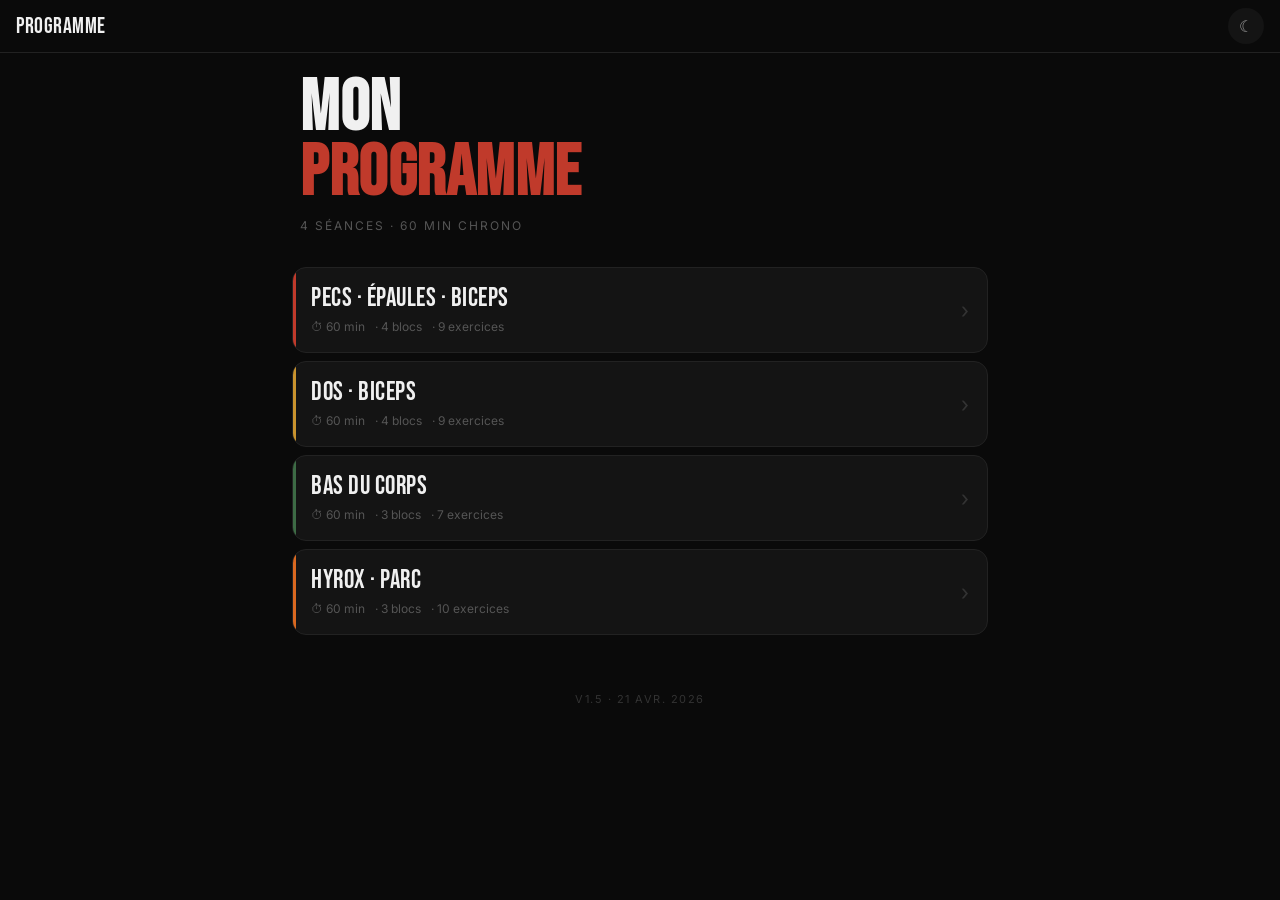
<file: ancienne-version.html>
<!DOCTYPE html>
<html lang="fr">
<head>
<meta charset="UTF-8">
<meta name="viewport" content="width=device-width, initial-scale=1.0, viewport-fit=cover, user-scalable=yes">
<meta name="apple-mobile-web-app-capable" content="yes">
<meta name="apple-mobile-web-app-status-bar-style" content="black-translucent">
<meta name="apple-mobile-web-app-title" content="Training">
<meta name="theme-color" content="#0d0d0d">
<title>Programme</title>
<link rel="preconnect" href="https://fonts.googleapis.com">
<link rel="preconnect" href="https://fonts.gstatic.com" crossorigin>
<link href="https://fonts.googleapis.com/css2?family=Bebas+Neue&family=Inter:wght@300;400;500;600;700&display=swap" rel="stylesheet">
<style>
  :root, :root[data-theme="dark"] {
    --bg: #0a0a0a;
    --surface: #141414;
    --surface-2: #1c1c1c;
    --border: #222;
    --text: #f0f0f0;
    --text-2: #999;
    --text-3: #555;
    --text-4: #333;
    --warn-bg: rgba(245, 168, 74, 0.08);
    --warn-border: rgba(245, 168, 74, 0.2);
    --warn-text: #f5a84a;
    --alt-bg: rgba(100, 170, 255, 0.05);
    --alt-border: rgba(100, 170, 255, 0.15);
    --alt-icon: #64aaff;
    --accent: #c03a2b;
    --safe-top: env(safe-area-inset-top, 0px);
    --safe-bottom: env(safe-area-inset-bottom, 0px);
  }

  :root[data-theme="light"] {
    --bg: #f5f4f1;
    --surface: #ffffff;
    --surface-2: #edece7;
    --border: #d8d6cf;
    --text: #1a1a1a;
    --text-2: #55514a;
    --text-3: #8a857c;
    --text-4: #b5b0a6;
    --warn-bg: rgba(200, 110, 20, 0.08);
    --warn-border: rgba(200, 110, 20, 0.25);
    --warn-text: #a8540d;
    --alt-bg: rgba(40, 100, 180, 0.05);
    --alt-border: rgba(40, 100, 180, 0.2);
    --alt-icon: #2d6bb3;
  }

  * { margin: 0; padding: 0; box-sizing: border-box; -webkit-tap-highlight-color: transparent; }

  html, body {
    background: var(--bg);
    color: var(--text);
    font-family: 'Inter', -apple-system, BlinkMacSystemFont, sans-serif;
    font-size: 15px;
    line-height: 1.5;
    -webkit-font-smoothing: antialiased;
    overscroll-behavior: none;
  }

  body {
    min-height: 100%;
    -webkit-overflow-scrolling: touch;
  }

  /* ══ TOP BAR ══ */
  .topbar {
    position: sticky;
    top: 0;
    background: var(--bg);
    border-bottom: 1px solid var(--border);
    padding-top: var(--safe-top);
    z-index: 10;
  }

  .topbar-row {
    height: 52px;
    display: flex;
    align-items: center;
    padding: 0 16px;
    gap: 12px;
  }

  .btn-back {
    width: 36px;
    height: 36px;
    border-radius: 50%;
    background: var(--surface);
    border: none;
    color: var(--text-2);
    cursor: pointer;
    display: none;
    align-items: center;
    justify-content: center;
    font-size: 18px;
    flex-shrink: 0;
  }

  body.view-session .btn-back { display: flex; }

  .topbar-title {
    font-family: 'Bebas Neue', sans-serif;
    font-size: 22px;
    letter-spacing: 0.5px;
    color: var(--text);
    flex: 1;
    overflow: hidden;
    text-overflow: ellipsis;
    white-space: nowrap;
  }

  .topbar-accent {
    width: 8px;
    height: 8px;
    border-radius: 50%;
    background: var(--accent-color, transparent);
    flex-shrink: 0;
    display: none;
  }

  body.view-session .topbar-accent { display: block; }

  /* ══ MAIN ══ */
  main {
    padding-bottom: calc(24px + var(--safe-bottom));
    transition: padding-bottom 0.3s;
  }

  body.timer-active main {
    padding-bottom: calc(110px + var(--safe-bottom));
  }

  .view { display: none; }
  .view.active { display: block; }

  /* ══ HOME VIEW ══ */
  .home-hero {
    padding: 24px 20px 20px;
  }

  .home-version {
    text-align: center;
    padding: 32px 20px 20px;
    font-size: 11px;
    color: var(--text-4);
    letter-spacing: 1.5px;
    text-transform: uppercase;
  }

  .home-hero h1 {
    font-family: 'Bebas Neue', sans-serif;
    font-size: 56px;
    line-height: 0.9;
    letter-spacing: 0.5px;
    color: var(--text);
  }

  .home-hero h1 em {
    font-style: normal;
    color: var(--accent);
    display: block;
  }

  .home-hero p {
    font-size: 12px;
    letter-spacing: 2px;
    text-transform: uppercase;
    color: var(--text-3);
    margin-top: 10px;
  }

  .home-sessions {
    padding: 12px 12px 24px;
    display: flex;
    flex-direction: column;
    gap: 8px;
  }

  .session-card {
    background: var(--surface);
    border: 1px solid var(--border);
    border-radius: 14px;
    padding: 18px 18px 16px;
    cursor: pointer;
    transition: background 0.12s, transform 0.12s;
    position: relative;
    overflow: hidden;
  }

  .session-card:active {
    background: var(--surface-2);
    transform: scale(0.995);
  }

  .session-card::before {
    content: '';
    position: absolute;
    left: 0; top: 0; bottom: 0;
    width: 3px;
    background: var(--accent-color, var(--accent));
  }

  .session-card-name {
    font-family: 'Bebas Neue', sans-serif;
    font-size: 26px;
    letter-spacing: 0.5px;
    line-height: 1;
    color: var(--text);
    margin-bottom: 6px;
  }

  .session-card-meta {
    font-size: 12px;
    color: var(--text-3);
    display: flex;
    flex-wrap: wrap;
    gap: 4px 10px;
  }

  .session-card-meta span {
    white-space: nowrap;
  }

  .session-card-arrow {
    position: absolute;
    right: 18px;
    top: 50%;
    transform: translateY(-50%);
    color: var(--text-4);
    font-size: 22px;
  }

  /* ══ SESSION VIEW ══ */
  .session-hero {
    padding: 20px 20px 24px;
    border-bottom: 1px solid var(--border);
    position: relative;
    overflow: hidden;
  }

  .session-hero::after {
    content: '';
    position: absolute;
    left: 0; right: 0; bottom: 0;
    height: 2px;
    background: var(--accent-color);
  }

  .session-hero h1 {
    font-family: 'Bebas Neue', sans-serif;
    font-size: 42px;
    letter-spacing: 0.5px;
    line-height: 0.95;
    color: var(--text);
  }

  .session-pills {
    display: flex;
    flex-wrap: wrap;
    gap: 6px;
    margin-top: 14px;
  }

  .session-pill {
    font-size: 11px;
    color: var(--text-2);
    background: var(--surface);
    border: 1px solid var(--border);
    padding: 4px 10px;
    border-radius: 999px;
    letter-spacing: 0.3px;
  }

  .session-pill.primary {
    color: var(--accent-color);
    border-color: color-mix(in srgb, var(--accent-color) 40%, transparent);
    background: color-mix(in srgb, var(--accent-color) 12%, transparent);
  }

  /* ══ BLOC ══ */
  .bloc {
    padding: 28px 20px 0;
  }

  .bloc-header {
    margin-bottom: 14px;
    display: flex;
    align-items: flex-start;
    gap: 12px;
  }

  .bloc-num {
    font-family: 'Bebas Neue', sans-serif;
    font-size: 42px;
    line-height: 0.85;
    color: var(--accent-color);
    letter-spacing: 0.5px;
    flex-shrink: 0;
  }

  .bloc-title-group {
    flex: 1;
    padding-top: 4px;
    min-width: 0;
  }

  .bloc-name {
    font-family: 'Bebas Neue', sans-serif;
    font-size: 22px;
    letter-spacing: 0.5px;
    color: var(--text);
    line-height: 1.1;
  }

  .bloc-sub {
    font-size: 12px;
    color: var(--text-3);
    margin-top: 3px;
  }

  .bloc-duration {
    display: inline-block;
    font-size: 11px;
    color: var(--text-2);
    background: var(--surface);
    border: 1px solid var(--border);
    padding: 3px 8px;
    border-radius: 6px;
    margin-top: 6px;
    font-variant-numeric: tabular-nums;
  }

  /* ══ EXERCISE CARD ══ */
  .ex {
    background: var(--surface);
    border: 1px solid var(--border);
    border-radius: 12px;
    margin-bottom: 10px;
    overflow: hidden;
  }

  .ex-head {
    display: flex;
    align-items: center;
    padding: 14px 16px;
    gap: 12px;
    cursor: pointer;
    user-select: none;
  }

  .ex-head:active { background: var(--surface-2); }

  .ex-num {
    font-family: 'Bebas Neue', sans-serif;
    font-size: 20px;
    color: var(--accent-color);
    font-weight: 400;
    min-width: 24px;
    flex-shrink: 0;
    letter-spacing: 0.5px;
  }

  .ex-head-text {
    flex: 1;
    min-width: 0;
  }

  .ex-name {
    font-size: 15px;
    font-weight: 600;
    color: var(--text);
    line-height: 1.25;
  }

  .ex-sub {
    font-size: 11px;
    color: var(--text-3);
    margin-top: 2px;
    line-height: 1.3;
  }

  .ex-chevron {
    color: var(--text-4);
    font-size: 14px;
    transition: transform 0.2s;
    flex-shrink: 0;
  }

  .ex.open .ex-chevron { transform: rotate(90deg); }

  /* Stats — always visible. Flex-based so the last row always fills the width */
  .ex-stats {
    display: flex;
    flex-wrap: wrap;
    gap: 1px;
    background: var(--border);
    border-top: 1px solid var(--border);
  }

  .stat {
    background: var(--surface);
    padding: 10px 8px 11px;
    text-align: center;
    flex: 1 1 0;
    min-width: 0;
  }

  /* 5 stats: 3 on top row, 2 on bottom. Force 33% on top 3, 50% on bottom 2 */
  .ex-stats.cols-5 .stat { flex-basis: calc(33.333% - 1px); }
  .ex-stats.cols-5 .stat:nth-child(n+4) { flex-basis: calc(50% - 1px); }

  /* 6 stats: 3+3 */
  .ex-stats.cols-6 .stat { flex-basis: calc(33.333% - 1px); }

  /* 4 stats: 2+2 on narrow screens, 4 on wider */
  .ex-stats.cols-4 .stat { flex-basis: calc(25% - 1px); }

  /* 3 stats: 3 columns */
  .ex-stats.cols-3 .stat { flex-basis: calc(33.333% - 1px); }

  /* 2 stats: half-half */
  .ex-stats.cols-2 .stat { flex-basis: calc(50% - 1px); }

  /* 1 stat: full width */
  .ex-stats.cols-1 .stat { flex-basis: 100%; }

  @media (max-width: 400px) {
    .ex-stats.cols-4 .stat { flex-basis: calc(50% - 1px); }
    .ex-stats.cols-5 .stat { flex-basis: calc(33.333% - 1px); }
    .ex-stats.cols-5 .stat:nth-child(n+4) { flex-basis: calc(50% - 1px); }
  }

  .stat-label {
    font-size: 9px;
    letter-spacing: 1.2px;
    text-transform: uppercase;
    color: var(--text-3);
    margin-bottom: 2px;
  }

  .stat-value {
    font-family: 'Bebas Neue', sans-serif;
    font-size: 20px;
    line-height: 1;
    color: var(--text);
    font-variant-numeric: tabular-nums;
    letter-spacing: 0.3px;
  }

  .stat.rest .stat-value { color: var(--accent-color); }

  /* Details — collapsible */
  .ex-details {
    display: none;
    padding: 14px 16px 16px;
    border-top: 1px solid var(--border);
    background: var(--surface-2);
  }

  .ex.open .ex-details { display: block; }

  .detail-label {
    font-size: 10px;
    letter-spacing: 1.5px;
    text-transform: uppercase;
    color: var(--text-3);
    font-weight: 600;
    margin-bottom: 4px;
  }

  .detail-text {
    font-size: 13px;
    color: var(--text-2);
    line-height: 1.55;
  }

  .detail-block + .detail-block {
    margin-top: 14px;
  }

  .detail-warn {
    display: flex;
    gap: 8px;
    font-size: 12.5px;
    color: var(--warn-text);
    line-height: 1.5;
    padding: 10px 12px;
    background: var(--warn-bg);
    border: 1px solid var(--warn-border);
    border-radius: 8px;
    margin-top: 12px;
  }

  .detail-warn::before {
    content: '⚠';
    flex-shrink: 0;
  }

  .detail-alt {
    display: flex;
    gap: 8px;
    font-size: 12.5px;
    color: var(--text-2);
    line-height: 1.5;
    padding: 10px 12px;
    background: var(--alt-bg);
    border: 1px solid var(--alt-border);
    border-radius: 8px;
    margin-top: 12px;
  }

  .detail-alt::before {
    content: '↻';
    flex-shrink: 0;
    color: var(--alt-icon);
    font-size: 14px;
  }

  .detail-alt strong {
    color: var(--text);
    font-weight: 600;
    display: block;
    margin-bottom: 2px;
  }

  /* ══ SUPERSET ══ */
  .superset {
    margin-bottom: 10px;
    background: var(--surface);
    border: 1px solid var(--accent-color);
    border-radius: 12px;
    overflow: hidden;
  }

  .superset-banner {
    padding: 8px 16px;
    background: var(--accent-color);
    color: #fff;
    font-size: 11px;
    font-weight: 700;
    letter-spacing: 2px;
    text-transform: uppercase;
    text-align: center;
  }

  .superset .ex {
    border: none;
    border-radius: 0;
    margin-bottom: 0;
    border-bottom: 1px solid var(--border);
    background: var(--surface);
  }

  .superset .ex:last-of-type {
    border-bottom: none;
  }

  .superset-footer {
    padding: 10px 16px;
    font-size: 12px;
    color: var(--text-2);
    border-top: 1px solid var(--border);
    background: var(--surface-2);
    text-align: center;
  }

  /* ══ HYROX SPECIFIC ══ */
  .hyrox-round {
    background: var(--surface);
    border: 1px solid var(--border);
    border-radius: 12px;
    padding: 14px 16px;
    margin-bottom: 10px;
    display: grid;
    grid-template-columns: 36px 1fr;
    gap: 12px;
  }

  .round-num {
    font-family: 'Bebas Neue', sans-serif;
    font-size: 28px;
    color: var(--accent-color);
    line-height: 1;
    align-self: start;
  }

  .round-body {
    display: flex;
    flex-direction: column;
    gap: 10px;
  }

  .round-part {
    display: flex;
    align-items: flex-start;
    gap: 10px;
  }

  .round-part-icon {
    font-size: 18px;
    flex-shrink: 0;
    line-height: 1;
    margin-top: 2px;
  }

  .round-part-info { flex: 1; min-width: 0; }

  .round-part-label {
    font-size: 11px;
    letter-spacing: 1px;
    text-transform: uppercase;
    color: var(--text-3);
    font-weight: 600;
  }

  .round-part-val {
    font-size: 14px;
    color: var(--text);
    font-weight: 500;
    margin-top: 1px;
  }

  .round-part-sub {
    font-size: 12px;
    color: var(--text-3);
    margin-top: 3px;
    line-height: 1.4;
  }

  .hyrox-note {
    font-size: 12px;
    color: var(--text-3);
    line-height: 1.5;
    padding: 12px 14px;
    background: var(--surface);
    border: 1px solid var(--border);
    border-radius: 10px;
    margin: 8px 0 12px;
  }

  .amrap-item {
    display: grid;
    grid-template-columns: 32px 1fr;
    gap: 10px;
    padding: 12px 14px;
    background: var(--surface);
    border: 1px solid var(--border);
    border-radius: 10px;
    margin-bottom: 8px;
  }

  .amrap-item + .amrap-item { margin-top: 0; }

  .amrap-icon {
    font-size: 18px;
    line-height: 1.1;
  }

  .amrap-label {
    font-size: 10px;
    letter-spacing: 1px;
    text-transform: uppercase;
    color: var(--text-3);
    font-weight: 600;
  }

  .amrap-val {
    font-size: 14px;
    color: var(--text);
    font-weight: 500;
    margin-top: 1px;
  }

  .amrap-sub {
    font-size: 12px;
    color: var(--text-3);
    margin-top: 2px;
  }

  .amrap-note {
    font-size: 13px;
    color: var(--accent-color);
    font-weight: 500;
    margin-top: 8px;
    padding: 10px 12px;
    background: color-mix(in srgb, var(--accent-color) 8%, transparent);
    border-radius: 8px;
    text-align: center;
  }

  /* ══ THEME TOGGLE ══ */
  .btn-theme {
    width: 36px;
    height: 36px;
    border-radius: 50%;
    background: var(--surface);
    border: none;
    color: var(--text-2);
    cursor: pointer;
    display: flex;
    align-items: center;
    justify-content: center;
    font-size: 16px;
    flex-shrink: 0;
  }

  .btn-theme:active { background: var(--surface-2); }

  /* ══ BLOC NAV (sticky below topbar) ══ */
  .bloc-nav {
    position: sticky;
    top: calc(52px + var(--safe-top));
    z-index: 5;
    background: var(--bg);
    border-bottom: 1px solid var(--border);
    padding: 8px 12px;
    display: flex;
    gap: 6px;
    overflow-x: auto;
    scrollbar-width: none;
    -webkit-overflow-scrolling: touch;
  }

  .bloc-nav::-webkit-scrollbar { display: none; }

  .bloc-nav-btn {
    flex-shrink: 0;
    min-width: 44px;
    height: 40px;
    padding: 0 12px;
    background: var(--surface);
    border: 1px solid var(--border);
    border-radius: 10px;
    color: var(--text-2);
    font-family: 'Bebas Neue', sans-serif;
    font-size: 16px;
    letter-spacing: 0.5px;
    cursor: pointer;
    display: flex;
    align-items: center;
    gap: 6px;
    white-space: nowrap;
  }

  .bloc-nav-btn .num {
    color: var(--accent-color);
    font-size: 18px;
  }

  .bloc-nav-btn.active {
    background: var(--accent-color);
    border-color: var(--accent-color);
    color: #fff;
  }

  .bloc-nav-btn.active .num {
    color: #fff;
  }

  .bloc {
    scroll-margin-top: calc(52px + 56px + var(--safe-top));
  }

  /* ══ NOTES ══ */
  .ex-note-indicator {
    display: none;
    width: 6px;
    height: 6px;
    border-radius: 50%;
    background: var(--accent-color);
    flex-shrink: 0;
    margin-right: 2px;
  }

  .ex.has-note .ex-note-indicator { display: block; }

  .ex-note {
    border-top: 1px solid var(--border);
    background: var(--surface-2);
    padding: 12px 16px;
  }

  .ex-note-label {
    font-size: 10px;
    letter-spacing: 1.5px;
    text-transform: uppercase;
    color: var(--text-3);
    font-weight: 600;
    margin-bottom: 6px;
    display: flex;
    align-items: center;
    justify-content: space-between;
  }

  .ex-note-clear {
    background: none;
    border: none;
    color: var(--text-3);
    font-size: 11px;
    cursor: pointer;
    letter-spacing: 0;
    text-transform: none;
    font-weight: 400;
  }

  .ex-note-clear:active { color: var(--text); }

  .ex-note textarea {
    width: 100%;
    background: var(--bg);
    border: 1px solid var(--border);
    border-radius: 8px;
    color: var(--text);
    font-family: inherit;
    font-size: 13px;
    line-height: 1.5;
    padding: 10px 12px;
    resize: vertical;
    min-height: 60px;
    outline: none;
    -webkit-appearance: none;
  }

  .ex-note textarea:focus {
    border-color: var(--accent-color);
  }

  /* ══ REST TIMER BUTTON (inline in stats row) ══ */
  .stat.rest {
    cursor: pointer;
    position: relative;
    transition: background 0.12s;
  }

  .stat.rest:active { background: var(--surface-2); }

  .stat.rest::after {
    content: '▶';
    position: absolute;
    top: 4px;
    right: 6px;
    font-size: 8px;
    color: var(--accent-color);
    opacity: 0.6;
  }

  /* ══ CHARGE TRACKER ══ */
  .ex-charge {
    border-top: 1px solid var(--border);
    background: var(--surface-2);
    padding: 12px 16px;
  }

  .ex-charge-row {
    display: flex;
    align-items: center;
    gap: 10px;
  }

  .ex-charge-label {
    font-size: 10px;
    letter-spacing: 1.5px;
    text-transform: uppercase;
    color: var(--text-3);
    font-weight: 600;
    flex-shrink: 0;
  }

  .ex-charge-input {
    flex: 1;
    background: var(--bg);
    border: 1px solid var(--border);
    border-radius: 8px;
    color: var(--text);
    font-family: 'Bebas Neue', sans-serif;
    font-size: 18px;
    letter-spacing: 0.5px;
    padding: 6px 12px;
    outline: none;
    -webkit-appearance: none;
    text-align: center;
    min-width: 0;
  }

  .ex-charge-input:focus { border-color: var(--accent-color); }

  .ex-charge-input::placeholder {
    color: var(--text-4);
    font-family: inherit;
  }

  .ex-charge-save {
    background: var(--accent-color);
    border: none;
    border-radius: 8px;
    color: #fff;
    font-size: 11px;
    font-weight: 600;
    letter-spacing: 1px;
    padding: 8px 14px;
    text-transform: uppercase;
    cursor: pointer;
    flex-shrink: 0;
  }

  .ex-charge-save:active { opacity: 0.7; }

  .ex-charge-save.saved {
    background: var(--surface);
    color: var(--text-3);
    border: 1px solid var(--border);
  }

  .ex-charge-history {
    display: flex;
    flex-wrap: wrap;
    gap: 6px;
    margin-top: 8px;
  }

  .ex-charge-history:empty { display: none; }

  .history-chip {
    font-size: 11px;
    color: var(--text-3);
    background: var(--surface);
    border: 1px solid var(--border);
    padding: 3px 8px;
    border-radius: 6px;
    font-variant-numeric: tabular-nums;
    cursor: pointer;
    transition: border-color 0.12s, background 0.12s;
    user-select: none;
    -webkit-user-select: none;
    position: relative;
  }

  .history-chip:active {
    background: var(--surface-2);
  }

  .history-chip.editing {
    border-color: var(--accent-color);
    background: color-mix(in srgb, var(--accent-color) 10%, var(--surface));
  }

  .history-chip.deleting {
    border-color: #d9534f;
    background: color-mix(in srgb, #d9534f 15%, var(--surface));
    color: #d9534f;
  }

  .history-chip.deleting strong { color: #d9534f; }

  .history-chip strong {
    color: var(--text-2);
    font-weight: 600;
  }

  /* ══ EDIT DIALOG for charge history ══ */
  .edit-backdrop {
    position: fixed;
    inset: 0;
    background: rgba(0,0,0,0.6);
    z-index: 100;
    display: none;
    align-items: flex-end;
    justify-content: center;
    padding: 20px;
    padding-bottom: calc(20px + var(--safe-bottom));
  }

  .edit-backdrop.active { display: flex; }

  .edit-panel {
    background: var(--bg);
    border: 1px solid var(--border);
    border-radius: 16px;
    padding: 20px;
    width: 100%;
    max-width: 380px;
    display: flex;
    flex-direction: column;
    gap: 14px;
  }

  .edit-title {
    font-family: 'Bebas Neue', sans-serif;
    font-size: 20px;
    color: var(--text);
    letter-spacing: 0.5px;
  }

  .edit-sub {
    font-size: 12px;
    color: var(--text-3);
    margin-top: -10px;
  }

  .edit-input {
    width: 100%;
    background: var(--surface);
    border: 1px solid var(--border);
    border-radius: 10px;
    color: var(--text);
    font-family: 'Bebas Neue', sans-serif;
    font-size: 26px;
    letter-spacing: 0.5px;
    padding: 12px 16px;
    outline: none;
    -webkit-appearance: none;
    text-align: center;
  }

  .edit-input:focus { border-color: var(--accent-color); }

  .edit-actions {
    display: flex;
    gap: 8px;
    margin-top: 4px;
  }

  .edit-btn {
    flex: 1;
    border: 1px solid var(--border);
    background: var(--surface);
    color: var(--text);
    padding: 12px;
    border-radius: 10px;
    font-size: 13px;
    font-weight: 500;
    cursor: pointer;
    -webkit-appearance: none;
    font-family: inherit;
  }

  .edit-btn.primary {
    background: var(--accent-color);
    color: #fff;
    border-color: var(--accent-color);
  }

  .edit-btn.danger {
    color: #d9534f;
    border-color: color-mix(in srgb, #d9534f 40%, var(--border));
  }

  .edit-btn:active { opacity: 0.7; }

  .history-chip.latest strong {
    color: var(--accent-color);
  }

  /* ══ TIMER OVERLAY ══ */
  .timer-overlay {
    position: fixed;
    bottom: calc(16px + var(--safe-bottom));
    left: 50%;
    transform: translateX(-50%) translateY(200%);
    transition: transform 0.3s cubic-bezier(0.2, 0.9, 0.3, 1), opacity 0.2s, visibility 0s 0.3s;
    visibility: hidden;
    opacity: 0;
    z-index: 50;
    background: var(--surface);
    border: 1px solid var(--border);
    border-radius: 16px;
    padding: 14px 18px;
    display: flex;
    align-items: center;
    gap: 14px;
    box-shadow: 0 10px 40px rgba(0,0,0,0.4);
    min-width: 260px;
    max-width: calc(100% - 24px);
    pointer-events: none;
  }

  .timer-overlay.active {
    transform: translateX(-50%) translateY(0);
    visibility: visible;
    opacity: 1;
    pointer-events: auto;
    transition: transform 0.3s cubic-bezier(0.2, 0.9, 0.3, 1), opacity 0.2s, visibility 0s;
  }

  /* Always hide timer when on home view */
  body.view-home .timer-overlay {
    display: none !important;
  }

  .timer-overlay.ending {
    animation: pulseBg 0.6s ease-in-out infinite alternate;
  }

  @keyframes pulseBg {
    from { box-shadow: 0 10px 40px rgba(0,0,0,0.4); }
    to { box-shadow: 0 0 0 4px color-mix(in srgb, var(--accent-color) 40%, transparent), 0 10px 40px rgba(0,0,0,0.4); }
  }

  .timer-overlay.done .timer-value {
    color: var(--accent-color);
  }

  .timer-info {
    flex: 1;
    min-width: 0;
  }

  .timer-label {
    font-size: 10px;
    letter-spacing: 1.5px;
    text-transform: uppercase;
    color: var(--text-3);
    font-weight: 600;
    line-height: 1;
    margin-bottom: 4px;
  }

  .timer-value {
    font-family: 'Bebas Neue', sans-serif;
    font-size: 36px;
    line-height: 0.9;
    color: var(--text);
    font-variant-numeric: tabular-nums;
    letter-spacing: 1px;
  }

  .timer-close {
    background: var(--surface-2);
    border: none;
    color: var(--text-2);
    font-size: 16px;
    width: 32px;
    height: 32px;
    border-radius: 50%;
    cursor: pointer;
    flex-shrink: 0;
  }

  .timer-close:active { background: var(--border); }

  .timer-extend {
    background: var(--accent-color);
    border: none;
    color: #fff;
    font-size: 11px;
    font-weight: 600;
    letter-spacing: 0.5px;
    padding: 8px 12px;
    border-radius: 8px;
    cursor: pointer;
    flex-shrink: 0;
  }

  .timer-extend:active { opacity: 0.75; }

  /* ══ Responsive tweaks ══ */
  @media (min-width: 600px) {
    .home-hero h1 { font-size: 72px; }
    .session-hero h1 { font-size: 56px; }
    main { max-width: 720px; margin: 0 auto; }
  }
</style>
</head>
<body class="view-home">

<header class="topbar">
  <div class="topbar-row">
    <button class="btn-back" id="btn-back" aria-label="Retour">←</button>
    <div class="topbar-title" id="topbar-title">Programme</div>
    <div class="topbar-accent" id="topbar-accent"></div>
    <button class="btn-theme" id="btn-theme" aria-label="Changer de thème">☾</button>
  </div>
</header>

<main id="main">
  <section class="view active" id="view-home">
    <div class="home-hero">
      <h1>MON<br><em>PROGRAMME</em></h1>
      <p>4 séances · 60 min chrono</p>
    </div>
    <div class="home-sessions" id="home-sessions"></div>
    <div class="home-version">v1.5 · 21 avr. 2026</div>
  </section>

  <section class="view" id="view-session">
    <div id="session-content"></div>
  </section>
</main>

<div class="timer-overlay" id="timer-overlay">
  <div class="timer-info">
    <div class="timer-label" id="timer-label">Repos</div>
    <div class="timer-value" id="timer-value">00:00</div>
  </div>
  <button class="timer-extend" id="timer-extend">+30s</button>
  <button class="timer-close" id="timer-close" aria-label="Fermer">✕</button>
</div>

<div class="edit-backdrop" id="edit-backdrop">
  <div class="edit-panel">
    <div class="edit-title">Modifier la charge</div>
    <div class="edit-sub" id="edit-sub"></div>
    <input type="text" inputmode="decimal" class="edit-input" id="edit-input">
    <div class="edit-actions">
      <button class="edit-btn danger" id="edit-delete">Supprimer</button>
      <button class="edit-btn" id="edit-cancel">Annuler</button>
      <button class="edit-btn primary" id="edit-save">Enregistrer</button>
    </div>
  </div>
</div>

<script id="payload" type="application/json">{"order": ["pecs", "dos", "bas", "hyrox"], "meta": {"pecs": {"label": "PECS · ÉPAULES", "short": "Pecs", "accent": "#c03a2b", "icon": "🔴"}, "dos": {"label": "DOS · BICEPS", "short": "Dos", "accent": "#c9932e", "icon": "🟡"}, "bas": {"label": "BAS DU CORPS", "short": "Jambes", "accent": "#3d6b45", "icon": "🟢"}, "hyrox": {"label": "HYROX PARC", "short": "Hyrox", "accent": "#d96820", "icon": "🟠"}}, "sessions": {"pecs": {"title": "Pecs · Épaules · Biceps", "pills": ["⏱ ~60 min chrono", "Niveau avancé · ~70 kg", "Force + Hypertrophie", "Matériel regroupé par station"], "blocs": [{"chip": "Bloc 01", "name": "Barre + Rack", "sub": "Force · Pecs + Épaules", "duration": "~22 min · repos 2'30–3'", "icon": "🏋️", "exercises": [{"name": "Développé Couché Barre", "sub": "Barre libre · Rack · Pectoraux moyens + Deltoïdes antérieurs", "execution": "Allongé, pieds à plat au sol, fessiers en contact avec le banc. Prise légèrement plus large que les épaules. Descends la barre vers le bas des pecs (ligne des tétons) en contrôlant 2 sec, touche légèrement, pousse en expirant. Coudes à ~75° du corps — pas à 90° (risque coiffe des rotateurs) ni collés.", "avoid": "Ne rebondis pas la barre sur la poitrine — ça sort les pecs du travail et risque de blesser les côtes.", "alt": {"label": "Alternative si rack occupé", "text": "Développé couché haltères : meilleure amplitude, moins de risque si tu t'entraînes seul. Charge ~30–40 kg par haltère. Ou pompes lestées (gilet) 4×6–8."}, "stats": {"Séries": "4", "Reps": "5–6", "Charge": "55–65 kg", "Tempo": "2-0-1", "Repos": "3 min"}}, {"name": "Développé Militaire Barre", "sub": "Barre libre · Debout · Deltoïdes antérieurs + Médians", "execution": "Debout, prise légèrement plus large que les épaules. Barre au niveau du cou/menton en bas. Pousse verticalement au-dessus de la tête en rentrant légèrement la tête pour laisser passer la barre, puis reporte la tête en avant une fois passée. Gaîne abdominal tout au long — ne cambre pas les lombaires.", "avoid": "Ne cambre pas le dos pour compenser — si tu dois le faire, la charge est trop lourde.", "alt": {"label": "Alternative si barre occupée", "text": "Développé militaire haltères assis (dos droit, sans dossier) : ~20–28 kg par haltère. Plus de stabilisation requise, excellent pour les 3 chefs du deltoïde."}, "stats": {"Séries": "4", "Reps": "6–8", "Charge": "40–50 kg", "Repos": "2'30"}}], "supersets": []}, {"chip": "Bloc 02", "name": "Haltères", "sub": "Épaules · Biceps", "duration": "~18 min · repos 75 sec", "icon": "💪", "exercises": [], "supersets": [{"exercises": [{"name": "Élévations Latérales", "sub": "Haltères · Deltoïdes médians", "execution": "Haltères légers, légère flexion coude. Monte jusqu'à hauteur des épaules, pouce légèrement vers le bas (comme si tu versais un verre). Contrôle la descente en 3 sec.", "avoid": "Pas d'élan — réduis la charge si tu dois te pencher pour monter.", "alt": {"label": "Alternative", "text": "Élévations latérales câble basse (1 bras) : tension constante même en bas. ~7–10 kg par côté."}, "stats": {"Reps": "15", "Charge": "8–12 kg"}}, {"name": "Oiseau Penché", "sub": "Haltères · Deltoïdes postérieurs", "execution": "Buste penché à 45–60°, bras légèrement fléchis. Ouvre les bras en rotation externe en montant. Deltoïde postérieur souvent sous-développé — essentiel pour l'équilibre épaule.", "avoid": "Le mouvement s'arrête à hauteur des épaules — pas au-dessus.", "alt": {"label": "Alternative", "text": "Face pull corde poulie (hauteur yeux) : mêmes muscles avec tension constante. 15–20 reps, ~15–20 kg."}, "stats": {"Reps": "15", "Charge": "10–14 kg"}}], "rest": "Repos entre les rounds : 75 sec"}, {"exercises": [{"name": "Curl Haltères Alterné", "sub": "Haltères · Debout · Chef long biceps", "execution": "Monte un bras à la fois. Supination progressive (tourne la paume vers le ciel en montant). Coude fixe contre le corps. Pause 1 sec en haut.", "avoid": "Pas d'élan du buste — réduis la charge si tu balances.", "alt": {"label": "Alternative", "text": "Curl barre EZ debout ~30–35 kg si haltères tous occupés."}, "stats": {"Reps": "10", "Charge": "12–16 kg"}}, {"name": "Curl Marteau", "sub": "Haltères · Prise neutre · Brachial", "execution": "Pouce vers le haut tout au long du mouvement. Reps lentes, contraction 1 sec en haut. Cible le brachial et le long supinateur — donne l'épaisseur au bras.", "avoid": "Ne retourne pas la paume en chemin — prise neutre stricte.", "alt": {"label": "Alternative", "text": "Curl marteau corde poulie basse : tension constante. ~15–20 kg câble."}, "stats": {"Reps": "10", "Charge": "14–18 kg"}}], "rest": "Repos entre les rounds : 75 sec"}]}, {"chip": "Bloc 03", "name": "Câbles", "sub": "Pecs · Biceps · Tension constante", "duration": "~10 min · repos 60–75 sec", "icon": "🔗", "exercises": [{"name": "Câbles Croisés — Écartés Pecs", "sub": "Poulie haute · Adduction horizontale · Étirement maximum", "execution": "Poulies en position haute. Penché légèrement en avant, bras tendus en arc, ramène les mains vers le centre et légèrement vers le bas. Croise légèrement les mains en fin de mouvement pour maximiser la contraction. Bras toujours légèrement fléchis — ne verrouille jamais les coudes. Contrôle le retour en 3 secondes pour profiter de l'étirement.", "avoid": "Ne tire pas avec les bras fléchis — tu transformes ça en développé debout. L'arc de cercle bras tendus est la clé.", "alt": {"label": "Alternative si poulies occupées", "text": "Écartés haltères couché banc plat : ~14–18 kg par haltère, même mouvement en arc. 3×12. Ou développé décliné haltères pour les pecs inférieurs."}, "stats": {"Séries": "3", "Reps": "12–15", "Charge": "10–16 kg", "Repos": "75 sec"}}, {"name": "Curl Poulie Basse EZ", "sub": "Câble · Barre EZ · Tension constante · Finition biceps", "execution": "Avantage du câble : tension constante sur tout l'arc, même en bas. Reste bien droit, coudes fixes sur les côtés. Reps lentes — l'objectif est la congestion maximale. Les biceps ont déjà bien travaillé sur le superset haltères — reste sur une charge raisonnable et soigne le ressenti.", "avoid": "Ne recule pas les pieds pour te donner de l'élan — ça vide l'exercice de son intérêt.", "alt": {"label": "Alternative si poulie occupée", "text": "Curl haltères incliné sur banc 45° : bras qui pendent derrière toi en étirement maximal. Charge légère (~10–12 kg), reps lentes. Excellent pour la finition."}, "stats": {"Séries": "2", "Reps": "15", "Charge": "15–20 kg", "Repos": "60 sec"}}], "supersets": []}, {"chip": "Bloc 04", "name": "Barres Parallèles", "sub": "Finition pecs inférieurs", "duration": "~5 min · repos 60 sec", "icon": "⚫", "exercises": [{"name": "Dips Pectoraux", "sub": "Barres parallèles · Pecs inférieurs · Poids de corps", "execution": "Penche le buste légèrement en avant (15–30°) pour cibler les pectoraux inférieurs — si tu restes droit, tu travailles surtout les triceps. Descends jusqu'à ce que les épaules soient sous les coudes, remonte sans verrouiller les coudes. Excellent exercice de finition car il étire bien les pecs en position basse — les muscles sont déjà bien fatigués à ce stade.", "avoid": "Ne descends pas trop bas si tu ressens une gêne à l'épaule antérieure — arrête-toi quand les bras sont parallèles au sol.", "alt": {"label": "Alternative si barres non dispo", "text": "Développé décliné haltères sur banc décliné (~20–26 kg par haltère) : cible pareillement les pecs inférieurs. Ou pompes pieds surélevés sur banc 3×15."}, "stats": {"Séries": "3", "Reps": "10–15", "Charge": "Poidsde corps", "Repos": "60 sec"}}], "supersets": []}]}, "dos": {"title": "Dos · Biceps", "pills": ["⏱ 60 min chrono", "Niveau avancé", "~70 kg corps", "Barres · Câbles · Traction"], "blocs": [{"chip": "Bloc 01", "name": "Force", "duration": "~22 min · repos 2 min", "exercises": [{"name": "Tractions — Tempo 3-1-1", "sub": "Barre de traction · Prise pronation (mains vers le sol)", "execution": "Prise un peu plus large que les épaules. Initie le mouvement en rentrant les omoplates avant de tirer. Descends en 3 secondes, pause 1 sec bras quasi tendus (garde une légère flexion), remonte en 1 sec. Regarde légèrement vers le haut en montant.", "avoid": "Ne laisse pas les épaules remonter vers les oreilles en haut du mouvement — tiens les omoplates basses et serrées.", "alt": {"label": "Alternative si barre indisponible", "text": "Tractions australiennes (barre Smith ou barre basse ~1m) : corps incliné sous la barre, talons au sol, tire la poitrine vers la barre. Même tempo 3-1-1."}, "stats": {"Séries": "4", "Reps": "6–8", "Charge": "Poidsde corps", "Tempo": "3-1-1", "Repos": "2 min"}}, {"name": "Rowing Barre — Yates Row", "sub": "Barre libre · Prise pronation (mains vers le sol)", "execution": "Buste incliné à 70–80° (légèrement plus droit qu'un rowing classique). Tire la barre vers le bas du ventre / nombril, coudes collés au corps. Dos plat, cuisses gaînées. Contrôle la descente — pas de lâcher.", "avoid": "Ne laisse pas le bas du dos s'arrondir sous la charge. Si ça arrondit, descends le poids.", "alt": {"label": "Alternative si barre occupée", "text": "Rowing 1 bras haltère appuyé sur banc : genou et main d'appui sur le banc, tire l'haltère vers la hanche. Avantage : amplitude plus grande et isolation parfaite de chaque côté. Même charge par bras."}, "stats": {"Séries": "4", "Reps": "6–8", "Charge": "60–70 kg", "Repos": "2 min"}}], "supersets": []}, {"chip": "Bloc 02", "name": "Hypertrophie", "duration": "~13 min · repos 60 sec", "exercises": [{"name": "Rowing Poulie Basse", "sub": "Câble · Poignée neutre (paumes face à face)", "execution": "Assis, dos droit (pas de balancement). Tire la poignée vers le bas du sternum, fais une pause d'1 sec en contractant les rhomboïdes, puis relâche lentement. Ne te penche pas en arrière pour compenser — ça transfère la charge sur les lombaires.", "avoid": "Évite de laisser les épaules partir en avant en fin d'extension — ça sur-sollicite l'articulation.", "alt": {"label": "Alternative si poulie occupée", "text": "Rowing 1 bras haltère genou sur banc : même mouvement de tirage, poignet neutre, pause squeeze en haut. 10–12 reps par côté. Charge équivalente par bras (~25–30 kg)."}, "stats": {"Séries": "3", "Reps": "10–12", "Charge": "50–60 kg", "Repos": "60 sec"}}, {"name": "Tirage Vertical Prise Neutre", "sub": "Poulie haute ou machine · Poignée serrée neutre", "execution": "Buste très légèrement incliné en arrière. Descends la barre vers le haut du buste (jamais derrière la nuque). Coudes qui viennent vers les hanches. Cherche l'étirement maximal du grand dorsal en haut — sens le muscle s'allonger avant de retirer.", "avoid": "Ne tire pas derrière la nuque — gros risque cervical. La barre s'arrête au niveau du menton / clavicules.", "alt": {"label": "Alternative si machine occupée", "text": "Tractions prise serrée neutre à la barre (si des anneaux ou poignées neutres sont disponibles) — ou tractions prise supination (prise en dessous), qui cible le même angle et intègre davantage les biceps."}, "stats": {"Séries": "3", "Reps": "10–12", "Charge": "55–65 kg", "Repos": "60 sec"}}, {"name": "Pull-over Poulie Haute", "sub": "Câble · Corde ou barre droite · Bras tendus", "execution": "Debout, légèrement penché en avant, bras quasi tendus (micro-flexion du coude). L'axe de rotation est l'épaule uniquement — les coudes ne fléchissent pas pendant le mouvement. Descends la corde jusqu'aux hanches, remonte lentement en sentant l'étirement du dorsal. Exercice d'isolation pure.", "avoid": "Si tu fléchis les coudes, tu transformes le mouvement en pushdown — la charge doit rester légère pour garder la tension sur le dorsal.", "alt": {"label": "Alternative si poulie occupée", "text": "Pull-over haltère allongé sur banc : 1 haltère tenu à deux mains, descends les bras derrière la tête (étirement maximal du dorsal), remonte bras quasi tendus. ~15–20 kg. Très efficace en étirement."}, "stats": {"Séries": "3", "Reps": "12–15", "Charge": "20–25 kg", "Repos": "60 sec"}}], "supersets": []}, {"chip": "Bloc 03", "name": "Finition Dos", "duration": "~4 min · repos 45 sec", "exercises": [{"name": "Face Pull Corde", "sub": "Câble · Hauteur des yeux · Corde double", "execution": "Poulie à hauteur des yeux, prise les pouces vers toi. Tire vers le visage en gardant les coudes à hauteur des épaules ou plus haut. Ouvre les bras en fin de mouvement (rotation externe maximale) — c'est là que les rhomboïdes et la coiffe travaillent vraiment. Pause 1 sec, relâche contrôlé.", "avoid": "Ne tire pas avec les coudes vers le bas — c'est devenu un tirage horizontal classique, tu perds l'effet rotation externe.", "alt": {"label": "Alternative si poulie occupée", "text": "Oiseau haltères debout penché (butterfly inversé) : buste penché à 45°, haltères légers (~6–10 kg), bras légèrement fléchis, ouvre les bras en arc en rotation externe. Même muscles, même intensité — 15–20 reps."}, "stats": {"Séries": "3", "Reps": "15–20", "Charge": "15–20 kg", "Repos": "45 sec"}}], "supersets": []}, {"chip": "Bloc 04", "name": "Biceps", "duration": "~10 min", "exercises": [{"name": "Curl Poulie Basse EZ", "sub": "Câble · Barre EZ · Finition", "execution": "Avantage du câble : tension constante sur tout l'arc du mouvement, même en bas (contrairement aux haltères). Reste bien droit, coudes fixes sur les côtés. Reps lentes et contrôlées — l'objectif ici est la congestion maximale en fin de séance, pas la charge.", "avoid": "Ne recule pas les pieds pour te donner de l'élan — ça vide l'exercice de son intérêt.", "alt": {"label": "Alternative si poulie occupée", "text": "Curl haltères incliné sur banc (~45°) : assis sur banc incliné, bras qui pendent derrière toi — ça met le biceps en étirement maximal dès le départ. Charge légère (~10–12 kg), reps lentes. Excellent pour la finition."}, "stats": {"Séries": "2", "Reps": "15", "Charge": "20–25 kg", "Repos": "45 sec"}}], "supersets": [{"exercises": [{"name": "Curl Haltères Alterné", "sub": "Haltères · Debout", "execution": "Monte un bras à la fois. Effectue une supination progressive (tourne la paume vers le ciel en montant). Coude fixe contre le corps — ne le projette pas en avant.", "avoid": "Pas d'élan du buste pour compenser.", "alt": {"label": "Alternative", "text": "Curl barre EZ debout : même rep range, charge ~30–35 kg. Moins d'isolation par côté mais utile si haltères libres occupés."}, "stats": {"Reps": "10", "Charge": "12–16 kg"}}, {"name": "Curl Marteau", "sub": "Haltères · Prise neutre", "execution": "Pouce vers le haut tout au long du mouvement, pas de rotation. Mouvement lent et contrôlé. Tiens la contraction 1 sec en haut. Cible le brachial et le long supinateur — donne l'épaisseur.", "avoid": "Ne retourne pas la paume en chemin — garde la prise neutre.", "alt": {"label": "Alternative", "text": "Curl marteau à la corde poulie basse : tension constante sur tout l'arc, excellent si haltères libres sont tous pris. ~15–20 kg câble, même rep range."}, "stats": {"Reps": "10", "Charge": "14–18 kg"}}], "rest": "Repos entre les rounds : 75 sec"}]}]}, "bas": {"title": "Bas du corps", "pills": ["⏱ 60 min chrono", "Niveau avancé", "Force + Hypertrophie", "🦵 Genoux sensibles"], "blocs": [{"chip": "Bloc 01", "name": "Force", "duration": "~22 min · repos 2'30–3'", "exercises": [{"name": "Squat Barre — Back Squat", "sub": "Barre libre · Rack · Profondeur contrôlée", "execution": "Pieds largeur d'épaules, légèrement ouverts (15–30°). Barre posée sur les trapèzes moyens (low bar) ou hauts (high bar — genoux plus sollicités). Descends en poussant les genoux dans l'axe des orteils, buste légèrement incliné, dos gaîné. Descend jusqu'à la parallèle ou juste en dessous selon le confort.", "avoid": "Ne laisse pas les genoux s'effondrer vers l'intérieur (valgus) sous la charge — c'est le premier facteur de blessure.", "alt": {"label": "Alternative si rack occupé ou douleur", "text": "Squat goblet avec kettlebell ou haltère (~20–30 kg) : tenu contre la poitrine, favorise un buste droit et réduit la pression sur les genoux. Ou presse à cuisses pieds hauts (voir exo 3) comme remplacement direct."}, "stats": {"Séries": "4", "Reps": "5–6", "Charge": "80–100 kg", "Repos": "3 min"}}, {"name": "Romanian Deadlift", "sub": "Barre libre · Ischio-jambiers + Fessiers", "execution": "Debout, barre en pronation dans les mains. Descends la barre le long des jambes en poussant les hanches vers l'arrière (hip hinge), jambes quasi tendues (légère flexion genou). Sens l'étirement maximal des ischios avant de remonter en contractant les fessiers. Dos strictement plat tout au long.", "avoid": "Ne laisse pas le bas du dos s'arrondir en bas du mouvement — arrête-toi quand tu sens la limite de ton étirement ischio.", "alt": {"label": "Alternative si barre occupée", "text": "Romanian deadlift haltères : exactement le même mouvement, 2 haltères (~25–35 kg chacun). Amplitude souvent meilleure car les haltères passent à l'extérieur des jambes. Même charges et reps."}, "stats": {"Séries": "4", "Reps": "6–8", "Charge": "70–90 kg", "Repos": "2'30"}}], "supersets": []}, {"chip": "Bloc 02", "name": "Hypertrophie", "duration": "~18 min · repos 90 sec", "exercises": [{"name": "Presse à Cuisses — Pieds Hauts", "sub": "Machine guidée · Fessiers + Ischios prioritaires", "execution": "Place les pieds en haut de la plateforme (largeur d'épaules). Cette position haute réduit la flexion du genou et transfère le travail vers les fessiers et ischios. Descends jusqu'à 90° de flexion max — les lombaires ne doivent pas décoller du dossier. Remonte sans verrouiller les genoux en haut.", "avoid": "Ne décolle pas les fessiers du siège en fin de descente — ça transfère la charge sur les lombaires.", "alt": {"label": "Alternative si machine occupée", "text": "Squat bulgare haltères (exo 4 ci-dessous peut être avancé) ou Squat goblet à la kettlebell 4×12 (~25–30 kg) : buste droit, profondeur confortable. Moins de charge mais stimulus hypertrophique similaire."}, "stats": {"Séries": "3", "Reps": "10–12", "Charge": "120–160 kg", "Repos": "90 sec"}}, {"name": "Leg Curl Couché", "sub": "Machine · Ischio-jambiers · Isolation", "execution": "Allongé ventre sur la machine. Le coussin doit être au niveau des chevilles (pas du mollet). Fléchis en ramenant les talons vers les fesses, pause 1 sec en contraction maximale, redescends en 3 secondes. Garde les hanches en contact avec la machine — ne les soulève pas pour aider.", "avoid": "Ne soulève pas les hanches pour compenser — ça sort les ischios du travail et compresse les lombaires.", "alt": {"label": "Alternative si machine occupée", "text": "Nordic curl au sol (genou à terre, partenaire ou barre fixe qui bloque les chevilles) : descends en freinant avec les ischios, remonte en poussant avec les mains. Très intense — 3×6–8 suffit. Ou good morning barre légère (~30–40 kg) 3×12."}, "stats": {"Séries": "3", "Reps": "10–12", "Charge": "35–50 kg", "Repos": "90 sec"}}, {"name": "Fentes Bulgares Haltères", "sub": "Haltères · Pied arrière surélevé · Unilatéral", "execution": "Pied arrière posé sur un banc (~genou fléchi à 90°). Pied avant avancé suffisamment pour que le genou avant ne dépasse pas la pointe du pied en descendant. Descends verticalement, buste droit. Remonte en poussant sur le talon avant — sens le fessier et le quadri travailler.", "avoid": "Ne laisse pas le genou avant s'effondrer vers l'intérieur — garde le genou dans l'axe du 2e orteil tout au long du mouvement.", "alt": {"label": "Alternative si douleur ou déséquilibre", "text": "Fente avant marchée haltères (~12–16 kg/main) : même stimulus, plus de contrôle sur la trajectoire du genou. Ou hip thrust à la barre pour fessiers (voir bloc finition). 3×12 pas/jambe."}, "stats": {"Séries": "3", "Reps": "10/jambe", "Charge": "16–22 kg×2", "Repos": "90 sec"}}], "supersets": []}, {"chip": "Bloc 03", "name": "Finition", "duration": "~10 min · repos 45–60 sec", "exercises": [{"name": "Leg Extension — Amplitude Réduite", "sub": "Machine · Quadriceps · Charge légère", "execution": "Charge légère — l'objectif est la congestion, pas la force. Travaille en amplitude partielle : de 90° à environ 45° de flexion (pas jusqu'à extension complète). Cela évite la zone de tension maximale sur le tendon rotulien. Reps lentes, contraction de 1 sec à chaque rep.", "avoid": "Ne charge pas lourd sur cet exercice avec des genoux sensibles — c'est un exercice de finition, pas de force.", "alt": {"label": "Alternative si douleur ou machine indisponible", "text": "Wall sit isométrique : dos au mur, cuisses parallèles au sol, 3×30–45 sec. Ou terminal knee extension avec élastique : debout, élastique derrière le genou, petites extensions finales à 20°. Parfait pour les genoux sensibles."}, "stats": {"Séries": "3", "Reps": "15", "Charge": "25–35 kg", "Amplitude": "Partielle", "Repos": "60 sec"}}, {"name": "Mollets Debout", "sub": "Machine ou barre sur trapèzes · Gastrocnémiens", "execution": "Avant-pieds sur une marche ou plateforme. Descends talons vers le bas pour un étirement maximal (2 sec), remonte sur la pointe des pieds en 1 sec, pause 1 sec en haut avec contraction. Les mollets sont des muscles résistants — ils ont besoin d'amplitude complète et de volume pour progresser.", "avoid": "Ne fais pas des mini-reps avec juste le talon qui monte légèrement — l'amplitude complète est ce qui crée l'hypertrophie sur les mollets.", "alt": {"label": "Alternative si machine occupée", "text": "Mollets à la presse à cuisses : pieds en bas de la plateforme, pousse sur la pointe des pieds sans déverrouiller la sécurité. Ou mollets debout 1 jambe avec haltère (~20 kg) pour plus d'intensité et d'équilibre."}, "stats": {"Séries": "4", "Reps": "15–20", "Charge": "60–80 kg", "Tempo": "2-1-1", "Repos": "45 sec"}}], "supersets": []}]}, "hyrox": {"title": "Hyrox · Parc", "pills": ["⏱ 60 min", "🌳 Sans matériel · Parc", "Débutant · 1ère prépa", "Cardio + Force fonctionnelle"], "blocs": [{"chip": "Bloc 01", "name": "Simulation Hyrox", "sub": "4 rounds · Course + Station", "duration": "~28 min", "icon": "🏁", "exercises": [], "supersets": [], "sim_title": "⚡ 4 Rounds — Boucle 400m → Retour base camp → Station Toutes les stations se font à ton point fixe sur la pelouse · Allure course : tu dois pouvoir parler", "rounds": [{"num": "1", "run_icon": "🏃", "run_label": "Course", "run_val": "400 m", "st_icon": "💥", "st_label": "Station 1 — Pompes explosives", "st_val": "10 reps", "st_sub": "Pousse assez fort pour décoller les mains du sol · claque des mains si possible · simulation poussée explosive Hyrox"}, {"num": "2", "run_icon": "🏃", "run_label": "Course", "run_val": "400 m", "st_icon": "🔥", "st_label": "Station 2 — Mountain climbers", "st_val": "40 reps (20/jambe)", "st_sub": "Rythme rapide, hanches basses, épaules au-dessus des mains · simulation ski erg cadence"}, {"num": "3", "run_icon": "🏃", "run_label": "Course", "run_val": "400 m", "st_icon": "⚡", "st_label": "Station 3 — Sprint 50m aller-retour", "st_val": "3 allers-retours", "st_sub": "Depuis le point fixe · effort 90% · simulation des changements de rythme Hyrox"}, {"num": "4", "run_icon": "🏃", "run_label": "Course", "run_val": "400 m", "st_icon": "🦘", "st_label": "Station 4 — Sauts en longueur enchaînés", "st_val": "8 sauts", "st_sub": "Saute le plus loin possible, enchaîne sans pause entre chaque saut · travail puissance + coordination"}], "sim_footer": "Total : 1600m de course + 4 stations à ton point fixe Entre les rounds : 90 sec max de marche — reste près de ton point fixe"}, {"chip": "Bloc 02", "name": "Renforcement Fonctionnel", "sub": "Zones clés Hyrox · Sur la pelouse · Point fixe", "duration": "~15 min · repos 60 sec", "icon": "💪", "exercises": [{"name": "Pompes — Tempo 2-1-1", "sub": "Poids de corps · Pectoraux + Triceps + Gainage", "execution": "Corps droit de la tête aux talons, mains légèrement plus larges que les épaules. Descends en 2 sec, pause 1 sec en bas (coudes à ~75°), remonte en 1 sec. Gaîne l'abdomen — si le bas du dos se creuse, pose les genoux. La qualité prime sur la quantité.", "avoid": "Ne laisse pas les hanches s'affaisser — ton corps doit former une planche rigide.", "stats": {"Séries": "3", "Reps": "12–15", "Tempo": "2-1-1", "Repos": "60 sec"}}, {"name": "Glute Bridge — Unilatéral", "sub": "Sol · Fessiers + Ischios · Pied opposé en l'air", "execution": "Allongé sur le dos, un pied à plat, l'autre jambe tendue en l'air. Pousse sur le talon, monte les hanches jusqu'à alignement épaule-genou-cheville, contraction fessier 2 sec en haut. Redescends lentement. Travail unilatéral = correction des déséquilibres très fréquents chez les coureurs.", "avoid": "Ne laisse pas les hanches basculer de côté quand tu montes — maintiens le bassin horizontal.", "stats": {"Séries": "3", "Reps": "12/côté", "Pause": "2 sec en haut", "Repos": "60 sec"}}, {"name": "Planche + Shoulder Taps", "sub": "Sol · Gainage global · Stabilité", "execution": "Position planche sur les mains. Alterne en touchant l'épaule opposée avec la main, sans laisser les hanches bouger. Place les pieds légèrement plus larges que les épaules pour plus de stabilité. Respire normalement — le but est de maintenir l'effort sous tension continue, comme en condition Hyrox.", "avoid": "Ne laisse pas les hanches monter en l'air ou descendre — reste parfaitement horizontal.", "stats": {"Séries": "3", "Taps": "20/côté", "Repos": "60 sec"}}], "supersets": []}, {"chip": "Bloc 03", "name": "AMRAP Finition", "sub": "As Many Rounds As Possible · 5 min · À ton point fixe", "duration": "~5 min", "icon": "🔁", "exercises": [], "supersets": [], "amrap": {"header": "🔁 AMRAP 5 min — Enchaîne en boucle Pas de repos · Réduis l'intensité si besoin mais ne t'arrête pas", "movements": [{"icon": "💥", "label": "Mouvement A", "val": "5 Burpees", "sub": "Saut en extension complète"}, {"icon": "🦵", "label": "Mouvement B", "val": "10 Squat jumps", "sub": "Bras tendus en haut"}, {"icon": "🏃", "label": "Mouvement C", "val": "200 m sprint", "sub": "Effort 80% — pas à fond"}], "footer": "Note le nombre de rounds complets — c'est ton score à battre la prochaine fois 🎯 Objectif débutant : 3–4 rounds"}}]}}}</script>
<script>
const PAYLOAD = JSON.parse(document.getElementById('payload').textContent);
const { order, meta, sessions } = PAYLOAD;

// ═══ RENDER HOME ═══
function renderHome() {
  const container = document.getElementById('home-sessions');
  container.innerHTML = order.map(key => {
    const s = sessions[key];
    const m = meta[key];
    // Count exercises for meta
    let exCount = 0;
    s.blocs.forEach(b => {
      exCount += (b.exercises || []).length;
      (b.supersets || []).forEach(ss => exCount += ss.exercises.length);
      if (b.rounds) exCount += b.rounds.length;
      if (b.amrap) exCount += (b.amrap.movements || []).length;
    });
    const blocCount = s.blocs.length;
    return `
      <div class="session-card" data-session="${key}" style="--accent-color:${m.accent}">
        <div class="session-card-name">${escape(s.title)}</div>
        <div class="session-card-meta">
          <span>⏱ 60 min</span>
          <span>· ${blocCount} blocs</span>
          <span>· ${exCount} exercices</span>
        </div>
        <span class="session-card-arrow">›</span>
      </div>
    `;
  }).join('');

  container.querySelectorAll('.session-card').forEach(c => {
    c.addEventListener('click', () => openSession(c.dataset.session));
  });
}

// ═══ RENDER SESSION ═══
let currentSessionKey = null;

function openSession(key) {
  currentSessionKey = key;
  const s = sessions[key];
  const m = meta[key];
  document.body.classList.remove('view-home');
  document.body.classList.add('view-session');
  document.body.style.setProperty('--accent-color', m.accent);
  document.getElementById('topbar-accent').style.background = m.accent;
  document.getElementById('topbar-title').textContent = s.title;
  document.getElementById('view-home').classList.remove('active');
  document.getElementById('view-session').classList.add('active');

  const pills = (s.pills || []).map((p, i) => 
    `<span class="session-pill${i === 0 ? ' primary' : ''}">${escape(p)}</span>`
  ).join('');

  // Bloc nav buttons
  const blocNav = s.blocs.map((b, idx) => {
    const num = String(idx + 1).padStart(2, '0');
    const name = b.name || '';
    return `<button class="bloc-nav-btn" data-bloc="${idx}"><span class="num">${num}</span>${name ? escape(name) : ''}</button>`;
  }).join('');

  const blocs = s.blocs.map((b, idx) => renderBloc(b, idx + 1, m.accent, key)).join('');

  document.getElementById('session-content').innerHTML = `
    <div class="session-hero" style="--accent-color:${m.accent}">
      <h1>${escape(s.title)}</h1>
      <div class="session-pills">${pills}</div>
    </div>
    <nav class="bloc-nav" id="bloc-nav">${blocNav}</nav>
    <div id="bloc-list">${blocs}</div>
  `;

  // Bind exercise toggles
  document.querySelectorAll('.ex-head').forEach(h => {
    h.addEventListener('click', (e) => {
      // don't toggle if clicking inside textarea or clear button
      if (e.target.tagName === 'TEXTAREA' || e.target.classList.contains('ex-note-clear')) return;
      h.closest('.ex').classList.toggle('open');
    });
  });

  // Bind bloc nav
  document.querySelectorAll('.bloc-nav-btn').forEach(btn => {
    btn.addEventListener('click', () => {
      const idx = parseInt(btn.dataset.bloc);
      const target = document.getElementById(`bloc-${idx}`);
      if (target) {
        target.scrollIntoView({ behavior: 'smooth', block: 'start' });
      }
    });
  });

  // Bind notes
  bindNotes();
  restoreNotes();
  bindCharges();
  restoreCharges();
  bindRestTimers();
  trackBlocScroll();

  // Scroll to top
  window.scrollTo(0, 0);
}

// Track which bloc is currently visible
let _blocScrollHandler = null;

function trackBlocScroll() {
  const blocs = document.querySelectorAll('.bloc');
  const navBtns = document.querySelectorAll('.bloc-nav-btn');
  const navEl = document.getElementById('bloc-nav');
  let ticking = false;
  let lastActiveIdx = -1;

  const update = () => {
    ticking = false;
    if (!navEl) return;
    const navBottom = navEl.getBoundingClientRect().bottom;
    let activeIdx = 0;
    blocs.forEach((b, i) => {
      const rect = b.getBoundingClientRect();
      if (rect.top <= navBottom + 40) activeIdx = i;
    });

    if (activeIdx !== lastActiveIdx) {
      navBtns.forEach((btn, i) => {
        btn.classList.toggle('active', i === activeIdx);
      });
      lastActiveIdx = activeIdx;

      const activeBtn = navBtns[activeIdx];
      if (activeBtn && navEl) {
        const btnRect = activeBtn.getBoundingClientRect();
        const navRect = navEl.getBoundingClientRect();
        if (btnRect.left < navRect.left + 10 || btnRect.right > navRect.right - 10) {
          const targetLeft = activeBtn.offsetLeft - navEl.clientWidth / 2 + activeBtn.offsetWidth / 2;
          navEl.scrollTo({ left: targetLeft, behavior: 'smooth' });
        }
      }
    }
  };

  const onScroll = () => {
    if (!ticking) {
      ticking = true;
      requestAnimationFrame(update);
    }
  };

  // Properly remove previous listener
  if (_blocScrollHandler) {
    window.removeEventListener('scroll', _blocScrollHandler);
  }
  _blocScrollHandler = onScroll;
  window.addEventListener('scroll', onScroll, { passive: true });
  lastActiveIdx = -1;
  update();
}

function renderBloc(b, num, accent, sessionKey) {
  const blocIdx = num - 1;
  const chip = b.chip || `Bloc 0${num}`;
  const name = b.name || '';
  const sub = b.sub || '';
  const dur = b.duration || '';

  let body = '';

  // Regular exercises
  (b.exercises || []).forEach((ex, i) => {
    body += renderEx(ex, i + 1, false, sessionKey, blocIdx, i);
  });

  // Supersets
  (b.supersets || []).forEach((ss, idx) => {
    const exHtml = ss.exercises.map((ex, i) => 
      renderEx(ex, String.fromCharCode(65 + i), true, sessionKey, blocIdx, `ss${idx}-${i}`)
    ).join('');
    const rest = ss.rest ? `<div class="superset-footer">${escape(ss.rest)}</div>` : '';
    body += `
      <div class="superset">
        <div class="superset-banner">⚡ Superset</div>
        ${exHtml}
        ${rest}
      </div>
    `;
  });

  // Hyrox rounds
  if (b.rounds && b.rounds.length) {
    if (b.sim_title) {
      body += `<div class="hyrox-note">${escape(b.sim_title)}</div>`;
    }
    b.rounds.forEach(r => {
      body += `
        <div class="hyrox-round">
          <div class="round-num">${escape(r.num)}</div>
          <div class="round-body">
            ${r.run_val ? `
              <div class="round-part">
                <span class="round-part-icon">${r.run_icon || '🏃'}</span>
                <div class="round-part-info">
                  <div class="round-part-label">${escape(r.run_label || 'Course')}</div>
                  <div class="round-part-val">${escape(r.run_val)}</div>
                </div>
              </div>
            ` : ''}
            ${r.st_label ? `
              <div class="round-part">
                <span class="round-part-icon">${r.st_icon || '💪'}</span>
                <div class="round-part-info">
                  <div class="round-part-label">${escape(r.st_label)}</div>
                  <div class="round-part-val">${escape(r.st_val)}</div>
                  ${r.st_sub ? `<div class="round-part-sub">${escape(r.st_sub)}</div>` : ''}
                </div>
              </div>
            ` : ''}
          </div>
        </div>
      `;
    });
    if (b.sim_footer) {
      body += `<div class="hyrox-note">${escape(b.sim_footer)}</div>`;
    }
  }

  // AMRAP
  if (b.amrap) {
    if (b.amrap.header) {
      body += `<div class="hyrox-note">${escape(b.amrap.header)}</div>`;
    }
    (b.amrap.movements || []).forEach(mv => {
      body += `
        <div class="amrap-item">
          <div class="amrap-icon">${mv.icon || '•'}</div>
          <div>
            <div class="amrap-label">${escape(mv.label)}</div>
            <div class="amrap-val">${escape(mv.val)}</div>
            ${mv.sub ? `<div class="amrap-sub">${escape(mv.sub)}</div>` : ''}
          </div>
        </div>
      `;
    });
    if (b.amrap.footer) {
      body += `<div class="amrap-note">${escape(b.amrap.footer)}</div>`;
    }
  }

  return `
    <section class="bloc" id="bloc-${blocIdx}">
      <div class="bloc-header">
        <div class="bloc-num">0${num}</div>
        <div class="bloc-title-group">
          <div class="bloc-name">${escape(name)}</div>
          ${sub ? `<div class="bloc-sub">${escape(sub)}</div>` : ''}
          ${dur ? `<div class="bloc-duration">${escape(dur)}</div>` : ''}
        </div>
      </div>
      ${body}
    </section>
  `;
}

function renderEx(ex, num, inSuperset, sessionKey, blocIdx, exIdx) {
  const stats = ex.stats || {};
  const statsOrder = ['Séries', 'Reps', 'Charge', 'Tempo', 'Amplitude', 'Taps', 'Pause', 'Repos'];
  const sortedKeys = Object.keys(stats).sort((a, b) => {
    const ai = statsOrder.indexOf(a);
    const bi = statsOrder.indexOf(b);
    return (ai === -1 ? 99 : ai) - (bi === -1 ? 99 : bi);
  });

  // Parse rest duration (seconds) from "2 min", "90 sec", "2'30", "3 min" etc.
  function parseRestSeconds(restStr) {
    if (!restStr) return 0;
    const s = String(restStr).toLowerCase();
    // Try "X'YY" (e.g. 2'30)
    let m = s.match(/(\d+)\s*['′]\s*(\d+)/);
    if (m) return parseInt(m[1]) * 60 + parseInt(m[2]);
    // "X min YY sec"
    m = s.match(/(\d+)\s*min\s*(\d+)\s*sec/);
    if (m) return parseInt(m[1]) * 60 + parseInt(m[2]);
    // Range first: "45-60 sec" or "60–75 sec" → take lower bound
    m = s.match(/(\d+)\s*[\-–]\s*\d+\s*sec/);
    if (m) return parseInt(m[1]);
    m = s.match(/(\d+)\s*[\-–]\s*\d+\s*min/);
    if (m) return parseInt(m[1]) * 60;
    // "X min"
    m = s.match(/(\d+(?:[.,]\d+)?)\s*min/);
    if (m) {
      const v = parseFloat(m[1].replace(',', '.'));
      return Math.round(v * 60);
    }
    // "XX sec"
    m = s.match(/(\d+)\s*sec/);
    if (m) return parseInt(m[1]);
    // First number fallback, assume minutes if < 20
    m = s.match(/(\d+)/);
    if (m) {
      const n = parseInt(m[1]);
      return n < 20 ? n * 60 : n;
    }
    return 0;
  }

  const statsHtml = sortedKeys.map(k => {
    const isRest = k === 'Repos';
    const val = String(stats[k]).replace(/Poidsde corps/i, 'Poids corps');
    const restAttr = isRest ? ` data-rest-seconds="${parseRestSeconds(val)}" data-rest-label="${escape(ex.name)}"` : '';
    return `
      <div class="stat${isRest ? ' rest' : ''}"${restAttr}>
        <div class="stat-label">${escape(k)}</div>
        <div class="stat-value">${escape(val)}</div>
      </div>
    `;
  }).join('');

  let details = '';
  if (ex.execution) {
    details += `<div class="detail-block"><div class="detail-label">Exécution</div><div class="detail-text">${escape(ex.execution)}</div></div>`;
  }
  if (ex.avoid) {
    details += `<div class="detail-warn">${escape(ex.avoid)}</div>`;
  }
  if (ex.alt) {
    details += `<div class="detail-alt"><div><strong>${escape(ex.alt.label)}</strong>${escape(ex.alt.text)}</div></div>`;
  }

  const noteKey = `note:${sessionKey}:${blocIdx}:${exIdx}`;
  const chargeKey = `charge:${sessionKey}:${blocIdx}:${exIdx}`;
  const chargeHistKey = `chargeHist:${sessionKey}:${blocIdx}:${exIdx}`;

  // Only show charge tracker if the exercise has a "Charge" stat (skip pure bodyweight)
  const hasCharge = stats['Charge'] && !/poids.{0,5}corps/i.test(stats['Charge']);

  const chargeBlock = hasCharge ? `
    <div class="ex-charge">
      <div class="ex-charge-row">
        <div class="ex-charge-label">Charge</div>
        <input type="text" inputmode="decimal" class="ex-charge-input" placeholder="${escape(stats['Charge'])}" data-charge="${chargeKey}" data-hist="${chargeHistKey}">
        <button class="ex-charge-save" data-charge-save="${chargeKey}" data-hist="${chargeHistKey}">Valider</button>
      </div>
      <div class="ex-charge-history" data-charge-hist-display="${chargeHistKey}"></div>
    </div>
  ` : '';

  return `
    <div class="ex" data-note-key="${noteKey}">
      <div class="ex-head">
        <div class="ex-num">${escape(String(num))}</div>
        <div class="ex-head-text">
          <div class="ex-name">${escape(ex.name)}</div>
          ${ex.sub ? `<div class="ex-sub">${escape(ex.sub)}</div>` : ''}
        </div>
        <div class="ex-note-indicator"></div>
        <div class="ex-chevron">›</div>
      </div>
      <div class="ex-stats cols-${sortedKeys.length}">${statsHtml}</div>
      ${details ? `<div class="ex-details">${details}</div>` : ''}
      ${chargeBlock}
      <div class="ex-note">
        <div class="ex-note-label">
          <span>Ma note</span>
          <button class="ex-note-clear" data-clear="${noteKey}">Effacer</button>
        </div>
        <textarea placeholder="Sensations, ressenti, \u00e0 retenir\u2026" data-note="${noteKey}"></textarea>
      </div>
    </div>
  `;
}

// ═══ NOTES ═══
function bindNotes() {
  document.querySelectorAll('textarea[data-note]').forEach(ta => {
    ta.addEventListener('input', () => {
      const key = ta.dataset.note;
      const ex = ta.closest('.ex');
      if (ta.value.trim()) {
        try { localStorage.setItem(key, ta.value); } catch(e) {}
        ex.classList.add('has-note');
      } else {
        try { localStorage.removeItem(key); } catch(e) {}
        ex.classList.remove('has-note');
      }
    });
    // prevent taps in textarea from toggling the ex
    ta.addEventListener('click', e => e.stopPropagation());
  });

  document.querySelectorAll('.ex-note-clear').forEach(btn => {
    btn.addEventListener('click', e => {
      e.stopPropagation();
      const key = btn.dataset.clear;
      const ta = document.querySelector(`textarea[data-note="${key}"]`);
      if (ta) {
        ta.value = '';
        try { localStorage.removeItem(key); } catch(e) {}
        ta.closest('.ex').classList.remove('has-note');
      }
    });
  });
}

function restoreNotes() {
  document.querySelectorAll('textarea[data-note]').forEach(ta => {
    try {
      const v = localStorage.getItem(ta.dataset.note);
      if (v) {
        ta.value = v;
        ta.closest('.ex').classList.add('has-note');
      }
    } catch(e) {}
  });
}

// ═══ CHARGE TRACKER ═══
function formatDate(d) {
  const now = new Date();
  const then = new Date(d);
  if (isNaN(then.getTime())) return '';
  const days = Math.max(0, Math.floor((now - then) / (1000 * 60 * 60 * 24)));
  if (days === 0) return "aujourd'hui";
  if (days === 1) return 'hier';
  if (days < 7) return `il y a ${days}j`;
  if (days < 30) return `il y a ${Math.floor(days / 7)}sem`;
  return then.toLocaleDateString('fr-FR', { day: 'numeric', month: 'short' });
}

function renderChargeHistory(histKey) {
  const displayEl = document.querySelector(`[data-charge-hist-display="${histKey}"]`);
  if (!displayEl) return;
  let hist = [];
  try { hist = JSON.parse(localStorage.getItem(histKey) || '[]'); } catch(e) {}
  if (!hist.length) {
    displayEl.innerHTML = '';
    return;
  }
  // Show up to 3 most recent; reversed means index 0 in display = last item in hist
  const total = hist.length;
  const recent = hist.slice(-3).reverse();
  displayEl.innerHTML = recent.map((h, i) => {
    const realIdx = total - 1 - i;
    return `<span class="history-chip" data-hist-key="${histKey}" data-idx="${realIdx}"${i === 0 ? ' data-latest="1"' : ''}><strong>${escape(h.v)}</strong> · ${escape(formatDate(h.d))}</span>`;
  }).join('');

  // Apply latest style via JS since we need to know both state+role
  displayEl.querySelectorAll('.history-chip').forEach(chip => {
    if (chip.dataset.latest === '1') {
      chip.classList.add('latest');
    }
  });

  // Bind click to edit
  displayEl.querySelectorAll('.history-chip').forEach(chip => {
    chip.addEventListener('click', e => {
      e.stopPropagation();
      openChargeEdit(chip.dataset.histKey, parseInt(chip.dataset.idx));
    });
  });
}

function bindCharges() {
  document.querySelectorAll('[data-charge-save]').forEach(btn => {
    btn.addEventListener('click', e => {
      e.stopPropagation();
      const key = btn.dataset.chargeSave;
      const histKey = btn.dataset.hist;
      const input = document.querySelector(`[data-charge="${key}"]`);
      if (!input) return;
      const val = input.value.trim();
      if (!val) return;

      // Save current value
      try { localStorage.setItem(key, val); } catch(e) {}

      // Append to history — avoid duplicate if same value & same day
      let hist = [];
      try { hist = JSON.parse(localStorage.getItem(histKey) || '[]'); } catch(e) {}
      const today = new Date().toISOString().slice(0, 10);
      const lastEntry = hist[hist.length - 1];
      if (!lastEntry || lastEntry.v !== val || lastEntry.d.slice(0, 10) !== today) {
        hist.push({ v: val, d: new Date().toISOString() });
        // Keep last 20
        if (hist.length > 20) hist = hist.slice(-20);
        try { localStorage.setItem(histKey, JSON.stringify(hist)); } catch(e) {}
      }

      // Visual feedback
      btn.classList.add('saved');
      btn.textContent = 'Enregistré';
      setTimeout(() => {
        btn.classList.remove('saved');
        btn.textContent = 'Valider';
      }, 1500);

      renderChargeHistory(histKey);
    });
  });

  // Prevent taps inside input from collapsing the exercise
  document.querySelectorAll('.ex-charge-input').forEach(input => {
    input.addEventListener('click', e => e.stopPropagation());
  });
}

function restoreCharges() {
  document.querySelectorAll('[data-charge]').forEach(input => {
    try {
      const v = localStorage.getItem(input.dataset.charge);
      if (v) input.value = v;
    } catch(e) {}
    renderChargeHistory(input.dataset.hist);
  });
}

// ═══ CHARGE EDIT MODAL ═══
const editBackdrop = document.getElementById('edit-backdrop');
const editInput = document.getElementById('edit-input');
const editSub = document.getElementById('edit-sub');
const editSave = document.getElementById('edit-save');
const editCancel = document.getElementById('edit-cancel');
const editDelete = document.getElementById('edit-delete');
let currentEdit = null; // { histKey, idx }

function openChargeEdit(histKey, idx) {
  let hist = [];
  try { hist = JSON.parse(localStorage.getItem(histKey) || '[]'); } catch(e) {}
  if (!hist[idx]) return;
  const entry = hist[idx];
  currentEdit = { histKey, idx };
  editInput.value = entry.v;
  editSub.textContent = formatDate(entry.d);
  editBackdrop.classList.add('active');
  // focus after transition
  setTimeout(() => editInput.focus(), 50);
}

function closeChargeEdit() {
  editBackdrop.classList.remove('active');
  currentEdit = null;
  editInput.blur();
}

editSave.addEventListener('click', () => {
  if (!currentEdit) return;
  const newVal = editInput.value.trim();
  if (!newVal) return;
  const { histKey, idx } = currentEdit;
  let hist = [];
  try { hist = JSON.parse(localStorage.getItem(histKey) || '[]'); } catch(e) {}
  if (hist[idx]) {
    hist[idx].v = newVal;
    try { localStorage.setItem(histKey, JSON.stringify(hist)); } catch(e) {}
    // If editing the most recent entry, also update the current-charge storage
    if (idx === hist.length - 1) {
      const chargeKey = histKey.replace('chargeHist:', 'charge:');
      try { localStorage.setItem(chargeKey, newVal); } catch(e) {}
      const input = document.querySelector(`[data-charge="${chargeKey}"]`);
      if (input) input.value = newVal;
    }
    renderChargeHistory(histKey);
  }
  closeChargeEdit();
});

editDelete.addEventListener('click', () => {
  if (!currentEdit) return;
  const { histKey, idx } = currentEdit;
  let hist = [];
  try { hist = JSON.parse(localStorage.getItem(histKey) || '[]'); } catch(e) {}
  if (hist[idx] !== undefined) {
    const wasLatest = idx === hist.length - 1;
    hist.splice(idx, 1);
    try {
      if (hist.length) {
        localStorage.setItem(histKey, JSON.stringify(hist));
      } else {
        localStorage.removeItem(histKey);
      }
    } catch(e) {}
    // If we deleted the latest, sync the current-charge value with the new latest (or clear)
    if (wasLatest) {
      const chargeKey = histKey.replace('chargeHist:', 'charge:');
      const input = document.querySelector(`[data-charge="${chargeKey}"]`);
      if (hist.length) {
        const newLatest = hist[hist.length - 1].v;
        try { localStorage.setItem(chargeKey, newLatest); } catch(e) {}
        if (input) input.value = newLatest;
      } else {
        try { localStorage.removeItem(chargeKey); } catch(e) {}
        if (input) input.value = '';
      }
    }
    renderChargeHistory(histKey);
  }
  closeChargeEdit();
});

editCancel.addEventListener('click', closeChargeEdit);

editBackdrop.addEventListener('click', e => {
  if (e.target === editBackdrop) closeChargeEdit();
});

editInput.addEventListener('keydown', e => {
  if (e.key === 'Enter') { e.preventDefault(); editSave.click(); }
  if (e.key === 'Escape') closeChargeEdit();
});

// ═══ REST TIMER ═══
let timerInterval = null;
let timerEndTime = 0;
let timerTotalSeconds = 0;
const timerOverlay = document.getElementById('timer-overlay');
const timerLabel = document.getElementById('timer-label');
const timerValue = document.getElementById('timer-value');
const timerExtend = document.getElementById('timer-extend');
const timerClose = document.getElementById('timer-close');

function formatMS(totalSec) {
  if (totalSec < 0) totalSec = 0;
  const m = Math.floor(totalSec / 60);
  const s = totalSec % 60;
  return `${String(m).padStart(2, '0')}:${String(s).padStart(2, '0')}`;
}

function bindRestTimers() {
  document.querySelectorAll('.stat.rest').forEach(stat => {
    stat.addEventListener('click', e => {
      e.stopPropagation();
      const seconds = parseInt(stat.dataset.restSeconds || '0');
      const label = stat.dataset.restLabel || 'Repos';
      if (seconds > 0) startRestTimer(seconds, label);
    });
  });
}

function startRestTimer(seconds, label) {
  if (timerInterval) clearInterval(timerInterval);
  timerOverlay.classList.remove('done', 'ending');
  timerOverlay.classList.add('active');
  document.body.classList.add('timer-active');
  timerLabel.textContent = label.length > 28 ? label.slice(0, 26) + '…' : label;
  timerTotalSeconds = seconds;
  timerEndTime = Date.now() + seconds * 1000;
  updateTimerDisplay();

  timerInterval = setInterval(() => {
    const remaining = Math.ceil((timerEndTime - Date.now()) / 1000);
    if (remaining <= 0) {
      clearInterval(timerInterval);
      timerInterval = null;
      timerValue.textContent = '00:00';
      timerOverlay.classList.remove('ending');
      timerOverlay.classList.add('done');
      triggerBuzz();
    } else if (remaining <= 5) {
      timerOverlay.classList.add('ending');
      timerValue.textContent = formatMS(remaining);
    } else {
      timerValue.textContent = formatMS(remaining);
    }
  }, 250);
}

function updateTimerDisplay() {
  const remaining = Math.ceil((timerEndTime - Date.now()) / 1000);
  timerValue.textContent = formatMS(remaining);
}

function triggerBuzz() {
  // iOS Safari doesn't support Vibration API but we can try
  if (navigator.vibrate) navigator.vibrate([200, 100, 200, 100, 400]);

  // Audio beep
  try {
    const ctx = new (window.AudioContext || window.webkitAudioContext)();
    const now = ctx.currentTime;
    [0, 0.25, 0.5].forEach(delay => {
      const osc = ctx.createOscillator();
      const gain = ctx.createGain();
      osc.connect(gain);
      gain.connect(ctx.destination);
      osc.frequency.value = 880;
      gain.gain.setValueAtTime(0, now + delay);
      gain.gain.linearRampToValueAtTime(0.3, now + delay + 0.02);
      gain.gain.linearRampToValueAtTime(0, now + delay + 0.18);
      osc.start(now + delay);
      osc.stop(now + delay + 0.2);
    });
  } catch(e) {}
}

timerExtend.addEventListener('click', () => {
  if (timerInterval) {
    // still running → add 30s
    timerEndTime += 30 * 1000;
    timerOverlay.classList.remove('ending', 'done');
    updateTimerDisplay();
  } else {
    // done → restart with 30s
    startRestTimer(30, timerLabel.textContent);
  }
});

timerClose.addEventListener('click', () => {
  if (timerInterval) clearInterval(timerInterval);
  timerInterval = null;
  timerOverlay.classList.remove('active', 'ending', 'done');
  document.body.classList.remove('timer-active');
});

// ═══ NAVIGATION ═══
function goHome() {
  document.body.classList.add('view-home');
  document.body.classList.remove('view-session');
  document.body.style.removeProperty('--accent-color');
  document.getElementById('topbar-title').textContent = 'Programme';
  document.getElementById('view-session').classList.remove('active');
  document.getElementById('view-home').classList.add('active');
  window.scrollTo(0, 0);
  // Close timer on navigation back
  if (timerInterval) clearInterval(timerInterval);
  timerInterval = null;
  timerOverlay.classList.remove('active', 'ending', 'done');
  document.body.classList.remove('timer-active');
  history.replaceState({ view: 'home' }, '');
}

document.getElementById('btn-back').addEventListener('click', goHome);

// iOS swipe-back protection
window.addEventListener('popstate', e => {
  if (document.body.classList.contains('view-session')) {
    goHome();
  }
});

// ═══ HELPERS ═══
function escape(s) {
  if (s == null) return '';
  return String(s)
    .replace(/&/g, '&amp;')
    .replace(/</g, '&lt;')
    .replace(/>/g, '&gt;')
    .replace(/"/g, '&quot;');
}

// ═══ THEME ═══
const themeBtn = document.getElementById('btn-theme');
function setTheme(t) {
  document.documentElement.setAttribute('data-theme', t);
  themeBtn.textContent = t === 'dark' ? '☾' : '☀';
  try { localStorage.setItem('theme', t); } catch(e) {}
  // Update status bar meta
  const meta = document.querySelector('meta[name="theme-color"]');
  if (meta) meta.setAttribute('content', t === 'dark' ? '#0a0a0a' : '#f5f4f1');
}
themeBtn.addEventListener('click', () => {
  const current = document.documentElement.getAttribute('data-theme') || 'dark';
  setTheme(current === 'dark' ? 'light' : 'dark');
});
// Restore saved theme
try {
  const saved = localStorage.getItem('theme');
  if (saved) setTheme(saved);
  else setTheme('dark');
} catch(e) { setTheme('dark'); }

// ═══ INIT ═══
renderHome();
</script>
</body>
</html>
</file>
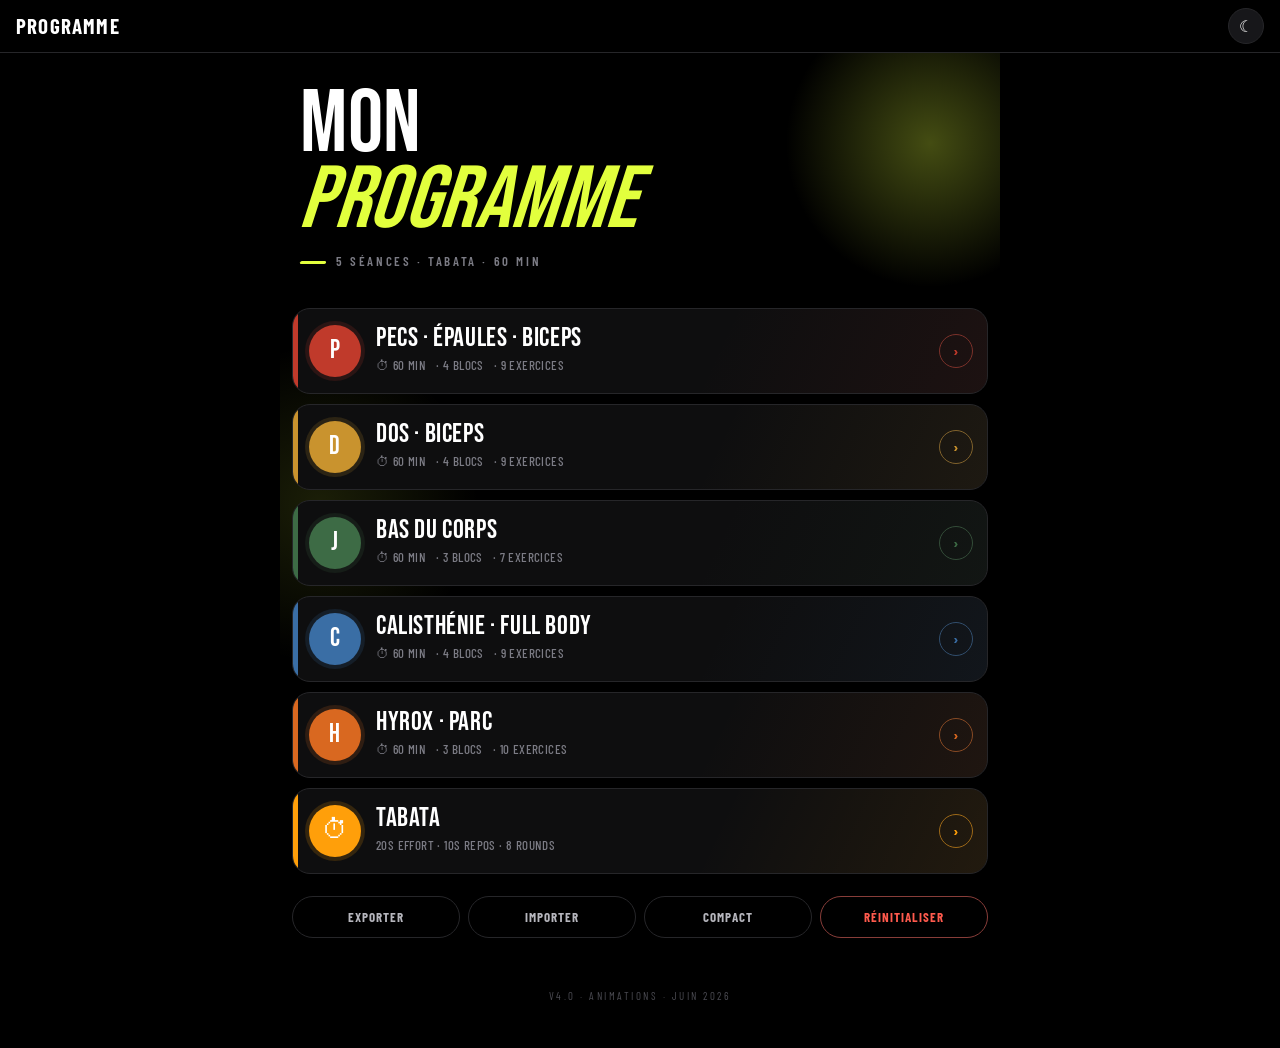
<file: nike-run-club.html>
<!DOCTYPE html>
<html lang="fr">
<head>
<meta charset="UTF-8">
<meta name="viewport" content="width=device-width, initial-scale=1.0, viewport-fit=cover, user-scalable=yes">
<meta name="apple-mobile-web-app-capable" content="yes">
<meta name="apple-mobile-web-app-status-bar-style" content="black-translucent">
<meta name="apple-mobile-web-app-title" content="Run Club">
<meta name="theme-color" content="#000000">
<link rel="apple-touch-icon" sizes="180x180" href="apple-touch-icon.png">
<link rel="icon" type="image/png" sizes="180x180" href="apple-touch-icon.png">
<meta name="application-name" content="Run Club">
<title>Training · Run Club</title>
<link rel="preconnect" href="https://fonts.googleapis.com">
<link rel="preconnect" href="https://fonts.gstatic.com" crossorigin>
<link href="https://fonts.googleapis.com/css2?family=Bebas+Neue&family=Barlow+Condensed:ital,wght@0,600;0,700;0,800;1,700;1,800&family=Barlow:wght@400;500;600;700;800&display=swap" rel="stylesheet">
<style>
  :root, :root[data-theme="dark"] {
    --bg: #000000;
    --surface: #1c1c1e;
    --surface-2: #2c2c2e;
    --border: #38383a;
    --text: #ffffff;
    --text-2: #98989f;
    --text-3: #636366;
    --text-4: #48484a;
    --warn-bg: rgba(245, 168, 74, 0.08);
    --warn-border: rgba(245, 168, 74, 0.2);
    --warn-text: #f5a84a;
    --alt-bg: rgba(100, 170, 255, 0.05);
    --alt-border: rgba(100, 170, 255, 0.15);
    --alt-icon: #64aaff;
    --accent: #c03a2b;
    --safe-top: env(safe-area-inset-top, 0px);
    --safe-bottom: env(safe-area-inset-bottom, 0px);
  }

  :root[data-theme="light"] {
    --bg: #f2f2f7;
    --surface: #ffffff;
    --surface-2: #e9e9ee;
    --border: #e2e2e7;
    --text: #000000;
    --text-2: #515154;
    --text-3: #8e8e93;
    --text-4: #c7c7cc;
    --warn-bg: rgba(200, 110, 20, 0.08);
    --warn-border: rgba(200, 110, 20, 0.25);
    --warn-text: #a8540d;
    --alt-bg: rgba(40, 100, 180, 0.05);
    --alt-border: rgba(40, 100, 180, 0.2);
    --alt-icon: #2d6bb3;
  }

  * { margin: 0; padding: 0; box-sizing: border-box; -webkit-tap-highlight-color: transparent; }

  html, body {
    background: var(--bg);
    color: var(--text);
    font-family: -apple-system, BlinkMacSystemFont, 'SF Pro Text', 'Segoe UI', sans-serif;
    font-size: 15px;
    line-height: 1.5;
    -webkit-font-smoothing: antialiased;
    overscroll-behavior: none;
  }

  body {
    min-height: 100%;
    -webkit-overflow-scrolling: touch;
  }

  /* ══ TOP BAR ══ */
  .topbar {
    position: sticky;
    top: 0;
    background: var(--bg);
    border-bottom: 1px solid var(--border);
    padding-top: var(--safe-top);
    z-index: 10;
  }

  .topbar-row {
    height: 52px;
    display: flex;
    align-items: center;
    padding: 0 16px;
    gap: 12px;
  }

  .btn-back {
    width: 36px;
    height: 36px;
    border-radius: 50%;
    background: var(--surface);
    border: none;
    color: var(--text-2);
    cursor: pointer;
    display: none;
    align-items: center;
    justify-content: center;
    font-size: 18px;
    flex-shrink: 0;
  }

  body.view-session .btn-back { display: flex; }

  .topbar-title {
    font-family: -apple-system, BlinkMacSystemFont, 'SF Pro Display', 'Segoe UI', sans-serif;
    font-weight: 800;
    font-size: 22px;
    letter-spacing: 0.5px;
    color: var(--text);
    flex: 1;
    overflow: hidden;
    text-overflow: ellipsis;
    white-space: nowrap;
  }

  .topbar-accent {
    width: 8px;
    height: 8px;
    border-radius: 50%;
    background: var(--accent-color, transparent);
    flex-shrink: 0;
    display: none;
  }

  body.view-session .topbar-accent { display: block; }

  /* ══ MAIN ══ */
  main {
    padding-bottom: calc(24px + var(--safe-bottom));
    transition: padding-bottom 0.3s;
  }

  body.timer-active main {
    padding-bottom: calc(110px + var(--safe-bottom));
  }

  .view { display: none; }
  .view.active { display: block; }

  /* ══ HOME VIEW ══ */
  .home-hero {
    padding: 24px 20px 20px;
  }

  .home-version {
    text-align: center;
    padding: 32px 20px 20px;
    font-size: 11px;
    color: var(--text-4);
    letter-spacing: 1.5px;
    text-transform: uppercase;
  }

  .home-hero h1 {
    font-family: -apple-system, BlinkMacSystemFont, 'SF Pro Display', 'Segoe UI', sans-serif;
    font-weight: 800;
    font-size: 56px;
    line-height: 0.9;
    letter-spacing: 0.5px;
    color: var(--text);
  }

  .home-hero h1 em {
    font-style: normal;
    color: var(--accent);
    display: block;
  }

  .home-hero p {
    font-size: 12px;
    letter-spacing: 2px;
    text-transform: uppercase;
    color: var(--text-3);
    margin-top: 10px;
  }

  .home-sessions {
    padding: 12px 12px 24px;
    display: flex;
    flex-direction: column;
    gap: 8px;
  }

  .home-tools {
    padding: 0 12px 18px;
    display: grid;
    grid-template-columns: repeat(4, 1fr);
    gap: 8px;
  }

  .home-tool-btn, .session-tool-btn {
    border: 1px solid var(--border);
    background: var(--surface);
    color: var(--text-2);
    border-radius: 12px;
    padding: 11px 10px;
    font-family: inherit;
    font-size: 12px;
    font-weight: 700;
    letter-spacing: 0.6px;
    text-transform: uppercase;
    cursor: pointer;
    -webkit-appearance: none;
  }

  .home-tool-btn:active, .session-tool-btn:active { background: var(--surface-2); }
  .home-tool-btn.danger { color: #d9534f; }
  .home-tool-btn.active {
    background: var(--accent);
    border-color: var(--accent);
    color: #fff;
  }

  .app-hint {
    margin: 0 12px 14px;
    padding: 12px 14px;
    border: 1px solid var(--border);
    border-radius: 14px;
    background: var(--surface);
    color: var(--text-3);
    font-size: 12px;
    line-height: 1.45;
  }

  @media (max-width: 420px) {
    .home-tools { grid-template-columns: repeat(2, 1fr); }
    .home-hero h1 { font-size: 50px; }
    .session-card { padding: 16px 16px 14px; }
    .ex-head { padding: 13px 14px; }
  }

  .session-card {
    background: var(--surface);
    border: 1px solid var(--border);
    border-radius: 16px;
    padding: 17px 18px 15px;
    cursor: pointer;
    transition: background 0.12s, transform 0.12s;
    position: relative;
    overflow: hidden;
  }

  .session-card:active {
    background: var(--surface-2);
    transform: scale(0.995);
  }

  .session-card::before {
    content: '';
    position: absolute;
    left: 0; top: 0; bottom: 0;
    width: 3px;
    background: var(--accent-color, var(--accent));
  }

  .session-card-name {
    font-family: -apple-system, BlinkMacSystemFont, 'SF Pro Display', 'Segoe UI', sans-serif;
    font-weight: 800;
    font-size: 26px;
    letter-spacing: 0.5px;
    line-height: 1;
    color: var(--text);
    margin-bottom: 6px;
  }

  .session-card-meta {
    font-size: 12px;
    color: var(--text-3);
    display: flex;
    flex-wrap: wrap;
    gap: 4px 10px;
  }

  .session-card-meta span {
    white-space: nowrap;
  }

  .session-card-arrow {
    position: absolute;
    right: 18px;
    top: 50%;
    transform: translateY(-50%);
    color: var(--text-4);
    font-size: 22px;
  }

  /* ══ SESSION VIEW ══ */
  .session-hero {
    padding: 20px 20px 24px;
    border-bottom: 1px solid var(--border);
    position: relative;
    overflow: hidden;
  }

  .session-hero::after {
    content: '';
    position: absolute;
    left: 0; right: 0; bottom: 0;
    height: 2px;
    background: var(--accent-color);
  }

  .session-hero h1 {
    font-family: -apple-system, BlinkMacSystemFont, 'SF Pro Display', 'Segoe UI', sans-serif;
    font-weight: 800;
    font-size: 42px;
    letter-spacing: 0.5px;
    line-height: 0.95;
    color: var(--text);
  }

  .session-pills {
    display: flex;
    flex-wrap: wrap;
    gap: 6px;
    margin-top: 14px;
  }

  .session-pill {
    font-size: 11px;
    color: var(--text-2);
    background: var(--surface);
    border: 1px solid var(--border);
    padding: 4px 10px;
    border-radius: 999px;
    letter-spacing: 0.3px;
  }

  .session-pill.primary {
    color: var(--accent-color);
    border-color: color-mix(in srgb, var(--accent-color) 40%, transparent);
    background: color-mix(in srgb, var(--accent-color) 12%, transparent);
  }

  /* ══ BLOC ══ */
  .bloc {
    padding: 28px 20px 0;
  }

  .bloc-header {
    margin-bottom: 14px;
    display: flex;
    align-items: flex-start;
    gap: 12px;
  }

  .bloc-num {
    font-family: -apple-system, BlinkMacSystemFont, 'SF Pro Display', 'Segoe UI', sans-serif;
    font-weight: 800;
    font-size: 42px;
    line-height: 0.85;
    color: var(--accent-color);
    letter-spacing: 0.5px;
    flex-shrink: 0;
  }

  .bloc-title-group {
    flex: 1;
    padding-top: 4px;
    min-width: 0;
  }

  .bloc-name {
    font-family: -apple-system, BlinkMacSystemFont, 'SF Pro Display', 'Segoe UI', sans-serif;
    font-weight: 800;
    font-size: 22px;
    letter-spacing: 0.5px;
    color: var(--text);
    line-height: 1.1;
  }

  .bloc-sub {
    font-size: 12px;
    color: var(--text-3);
    margin-top: 3px;
  }

  .bloc-duration {
    display: inline-block;
    font-size: 11px;
    color: var(--text-2);
    background: var(--surface);
    border: 1px solid var(--border);
    padding: 3px 8px;
    border-radius: 6px;
    margin-top: 6px;
    font-variant-numeric: tabular-nums;
  }

  /* ══ EXERCISE CARD ══ */
  .ex {
    background: var(--surface);
    border: 1px solid var(--border);
    border-radius: 14px;
    margin-bottom: 10px;
    overflow: hidden;
  }

  .ex-head {
    display: flex;
    align-items: center;
    padding: 14px 16px;
    gap: 12px;
    cursor: pointer;
    user-select: none;
  }

  .ex-head:active { background: var(--surface-2); }

  .ex-num {
    font-family: -apple-system, BlinkMacSystemFont, 'SF Pro Display', 'Segoe UI', sans-serif;
    font-weight: 800;
    font-size: 20px;
    color: var(--accent-color);
    font-weight: 400;
    min-width: 24px;
    flex-shrink: 0;
    letter-spacing: 0.5px;
  }

  .ex-head-text {
    flex: 1;
    min-width: 0;
  }

  .ex-name {
    font-size: 15px;
    font-weight: 600;
    color: var(--text);
    line-height: 1.25;
  }

  .ex-sub {
    font-size: 11px;
    color: var(--text-3);
    margin-top: 2px;
    line-height: 1.3;
  }

  .ex-chevron {
    color: var(--text-4);
    font-size: 14px;
    transition: transform 0.2s;
    flex-shrink: 0;
  }

  .ex.open .ex-chevron { transform: rotate(90deg); }

  /* Stats — always visible. Flex-based so the last row always fills the width */
  .ex-stats {
    display: flex;
    flex-wrap: wrap;
    gap: 1px;
    background: var(--border);
    border-top: 1px solid var(--border);
  }

  .stat {
    background: var(--surface);
    padding: 10px 8px 11px;
    text-align: center;
    flex: 1 1 0;
    min-width: 0;
  }

  /* 5 stats: 3 on top row, 2 on bottom. Force 33% on top 3, 50% on bottom 2 */
  .ex-stats.cols-5 .stat { flex-basis: calc(33.333% - 1px); }
  .ex-stats.cols-5 .stat:nth-child(n+4) { flex-basis: calc(50% - 1px); }

  /* 6 stats: 3+3 */
  .ex-stats.cols-6 .stat { flex-basis: calc(33.333% - 1px); }

  /* 4 stats: 2+2 on narrow screens, 4 on wider */
  .ex-stats.cols-4 .stat { flex-basis: calc(25% - 1px); }

  /* 3 stats: 3 columns */
  .ex-stats.cols-3 .stat { flex-basis: calc(33.333% - 1px); }

  /* 2 stats: half-half */
  .ex-stats.cols-2 .stat { flex-basis: calc(50% - 1px); }

  /* 1 stat: full width */
  .ex-stats.cols-1 .stat { flex-basis: 100%; }

  @media (max-width: 400px) {
    .ex-stats.cols-4 .stat { flex-basis: calc(50% - 1px); }
    .ex-stats.cols-5 .stat { flex-basis: calc(33.333% - 1px); }
    .ex-stats.cols-5 .stat:nth-child(n+4) { flex-basis: calc(50% - 1px); }
  }

  .stat-label {
    font-size: 9px;
    letter-spacing: 1.2px;
    text-transform: uppercase;
    color: var(--text-3);
    margin-bottom: 2px;
  }

  .stat-value {
    font-family: -apple-system, BlinkMacSystemFont, 'SF Pro Display', 'Segoe UI', sans-serif;
    font-weight: 800;
    font-size: 20px;
    line-height: 1;
    color: var(--text);
    font-variant-numeric: tabular-nums;
    letter-spacing: 0.3px;
  }

  .stat.rest .stat-value { color: var(--accent-color); }

  /* Details — collapsible, animated via grid-template-rows */
  .ex-details {
    display: grid;
    grid-template-rows: 0fr;
    opacity: 0;
    padding: 0 16px;
    border-top: 0 solid var(--border);
    background: var(--surface-2);
    transition: grid-template-rows 0.32s cubic-bezier(0.32, 0.72, 0, 1),
                opacity 0.25s ease,
                padding 0.32s cubic-bezier(0.32, 0.72, 0, 1),
                border-top-width 0.32s ease;
  }

  .ex-details-inner {
    overflow: hidden;
    min-height: 0;
  }

  .ex.open .ex-details {
    grid-template-rows: 1fr;
    opacity: 1;
    padding: 14px 16px 16px;
    border-top-width: 1px;
  }

  .detail-label {
    font-size: 10px;
    letter-spacing: 1.5px;
    text-transform: uppercase;
    color: var(--text-3);
    font-weight: 600;
    margin-bottom: 4px;
  }

  .detail-text {
    font-size: 13px;
    color: var(--text-2);
    line-height: 1.55;
  }

  .detail-block + .detail-block {
    margin-top: 14px;
  }

  .detail-warn {
    display: flex;
    gap: 8px;
    font-size: 12.5px;
    color: var(--warn-text);
    line-height: 1.5;
    padding: 10px 12px;
    background: var(--warn-bg);
    border: 1px solid var(--warn-border);
    border-radius: 8px;
    margin-top: 12px;
  }

  .detail-warn::before {
    content: '⚠';
    flex-shrink: 0;
  }

  .detail-alt {
    display: flex;
    gap: 8px;
    font-size: 12.5px;
    color: var(--text-2);
    line-height: 1.5;
    padding: 10px 12px;
    background: var(--alt-bg);
    border: 1px solid var(--alt-border);
    border-radius: 8px;
    margin-top: 12px;
  }

  .detail-alt::before {
    content: '↻';
    flex-shrink: 0;
    color: var(--alt-icon);
    font-size: 14px;
  }

  .detail-alt strong {
    color: var(--text);
    font-weight: 600;
    display: block;
    margin-bottom: 2px;
  }

  /* ══ SUPERSET ══ */
  .superset {
    margin-bottom: 10px;
    background: var(--surface);
    border: 1px solid var(--accent-color);
    border-radius: 12px;
    overflow: hidden;
  }

  .superset-banner {
    padding: 8px 16px;
    background: var(--accent-color);
    color: #fff;
    font-size: 11px;
    font-weight: 700;
    letter-spacing: 2px;
    text-transform: uppercase;
    text-align: center;
  }

  .superset-meta {
    display: flex;
    justify-content: space-between;
    align-items: center;
    gap: 10px;
    padding: 10px 14px;
    background: color-mix(in srgb, var(--accent-color) 10%, var(--surface));
    border-bottom: 1px solid var(--border);
    font-size: 12px;
    color: var(--text-2);
  }

  .superset-rounds {
    font-family: -apple-system, BlinkMacSystemFont, 'SF Pro Display', 'Segoe UI', sans-serif;
    font-weight: 800;
    font-size: 22px;
    line-height: 1;
    color: var(--accent-color);
    letter-spacing: 0.6px;
    white-space: nowrap;
  }

  .superset-sequence {
    text-align: right;
    font-size: 11px;
    color: var(--text-3);
    text-transform: uppercase;
    letter-spacing: 0.8px;
  }

  .superset .ex {
    border: none;
    border-radius: 0;
    margin-bottom: 0;
    border-bottom: 1px solid var(--border);
    background: var(--surface);
  }

  .superset .ex:last-of-type {
    border-bottom: none;
  }

  .superset-footer {
    padding: 10px 16px;
    font-size: 12px;
    color: var(--text-2);
    border-top: 1px solid var(--border);
    background: var(--surface-2);
    text-align: center;
  }



  .superset-rest-card {
    width: calc(100% - 24px);
    margin: 10px 12px 12px;
    padding: 12px 14px;
    border: 1px solid color-mix(in srgb, var(--accent-color) 55%, var(--border));
    border-radius: 12px;
    background: color-mix(in srgb, var(--accent-color) 12%, var(--surface-2));
    color: var(--text);
    font-family: inherit;
    cursor: pointer;
    display: grid;
    grid-template-columns: 1fr auto;
    gap: 4px 12px;
    align-items: center;
    text-align: left;
    -webkit-appearance: none;
  }

  .superset-rest-card:active {
    transform: scale(0.99);
    background: color-mix(in srgb, var(--accent-color) 20%, var(--surface-2));
  }

  .superset-rest-label {
    font-size: 10px;
    letter-spacing: 1.5px;
    text-transform: uppercase;
    color: var(--accent-color);
    font-weight: 700;
  }

  .superset-rest-value {
    font-size: 13px;
    color: var(--text);
    font-weight: 600;
    line-height: 1.35;
  }

  .superset-rest-start {
    grid-row: 1 / span 2;
    grid-column: 2;
    padding: 8px 12px;
    border-radius: 999px;
    background: var(--accent-color);
    color: #fff;
    font-size: 10px;
    font-weight: 800;
    letter-spacing: 0.8px;
    text-transform: uppercase;
    white-space: nowrap;
  }

  /* ══ HYROX SPECIFIC ══ */
  .hyrox-round {
    background: var(--surface);
    border: 1px solid var(--border);
    border-radius: 12px;
    padding: 14px 16px;
    margin-bottom: 10px;
    display: grid;
    grid-template-columns: 36px 1fr;
    gap: 12px;
  }

  .round-num {
    font-family: -apple-system, BlinkMacSystemFont, 'SF Pro Display', 'Segoe UI', sans-serif;
    font-weight: 800;
    font-size: 28px;
    color: var(--accent-color);
    line-height: 1;
    align-self: start;
  }

  .round-body {
    display: flex;
    flex-direction: column;
    gap: 10px;
  }

  .round-part {
    display: flex;
    align-items: flex-start;
    gap: 10px;
  }

  .round-part-icon {
    font-size: 18px;
    flex-shrink: 0;
    line-height: 1;
    margin-top: 2px;
  }

  .round-part-info { flex: 1; min-width: 0; }

  .round-part-label {
    font-size: 11px;
    letter-spacing: 1px;
    text-transform: uppercase;
    color: var(--text-3);
    font-weight: 600;
  }

  .round-part-val {
    font-size: 14px;
    color: var(--text);
    font-weight: 500;
    margin-top: 1px;
  }

  .round-part-sub {
    font-size: 12px;
    color: var(--text-3);
    margin-top: 3px;
    line-height: 1.4;
  }

  .hyrox-note {
    font-size: 12px;
    color: var(--text-3);
    line-height: 1.5;
    padding: 12px 14px;
    background: var(--surface);
    border: 1px solid var(--border);
    border-radius: 10px;
    margin: 8px 0 12px;
  }

  .amrap-item {
    display: grid;
    grid-template-columns: 32px 1fr;
    gap: 10px;
    padding: 12px 14px;
    background: var(--surface);
    border: 1px solid var(--border);
    border-radius: 10px;
    margin-bottom: 8px;
  }

  .amrap-item + .amrap-item { margin-top: 0; }

  .amrap-icon {
    font-size: 18px;
    line-height: 1.1;
  }

  .amrap-label {
    font-size: 10px;
    letter-spacing: 1px;
    text-transform: uppercase;
    color: var(--text-3);
    font-weight: 600;
  }

  .amrap-val {
    font-size: 14px;
    color: var(--text);
    font-weight: 500;
    margin-top: 1px;
  }

  .amrap-sub {
    font-size: 12px;
    color: var(--text-3);
    margin-top: 2px;
  }

  .amrap-note {
    font-size: 13px;
    color: var(--accent-color);
    font-weight: 500;
    margin-top: 8px;
    padding: 10px 12px;
    background: color-mix(in srgb, var(--accent-color) 8%, transparent);
    border-radius: 8px;
    text-align: center;
  }

  /* ══ THEME TOGGLE ══ */
  .btn-theme {
    width: 36px;
    height: 36px;
    border-radius: 50%;
    background: var(--surface);
    border: none;
    color: var(--text-2);
    cursor: pointer;
    display: flex;
    align-items: center;
    justify-content: center;
    font-size: 16px;
    flex-shrink: 0;
  }

  .btn-theme:active { background: var(--surface-2); }

  /* ══ BLOC NAV (sticky below topbar) ══ */
  .bloc-nav {
    position: sticky;
    top: calc(52px + var(--safe-top));
    z-index: 5;
    background: var(--bg);
    border-bottom: 1px solid var(--border);
    padding: 8px 12px;
    display: flex;
    gap: 6px;
    overflow-x: auto;
    scrollbar-width: none;
    -webkit-overflow-scrolling: touch;
  }

  .bloc-nav::-webkit-scrollbar { display: none; }

  .bloc-nav-btn {
    flex-shrink: 0;
    min-width: 44px;
    height: 40px;
    padding: 0 12px;
    background: var(--surface);
    border: 1px solid var(--border);
    border-radius: 10px;
    color: var(--text-2);
    font-family: -apple-system, BlinkMacSystemFont, 'SF Pro Display', 'Segoe UI', sans-serif;
    font-weight: 800;
    font-size: 16px;
    letter-spacing: 0.5px;
    cursor: pointer;
    display: flex;
    align-items: center;
    gap: 6px;
    white-space: nowrap;
  }

  .bloc-nav-btn .num {
    color: var(--accent-color);
    font-size: 18px;
  }

  .bloc-nav-btn.active {
    background: var(--accent-color);
    border-color: var(--accent-color);
    color: #fff;
  }

  .bloc-nav-btn.active .num {
    color: #fff;
  }

  .bloc {
    scroll-margin-top: calc(52px + 56px + var(--safe-top));
  }

  /* ══ NOTES ══ */
  .ex-note-indicator {
    display: none;
    width: 6px;
    height: 6px;
    border-radius: 50%;
    background: var(--accent-color);
    flex-shrink: 0;
    margin-right: 2px;
  }

  .ex.has-note .ex-note-indicator { display: block; }

  .ex-note {
    border-top: 1px solid var(--border);
    background: var(--surface-2);
    padding: 12px 16px;
  }

  .ex-note-label {
    font-size: 10px;
    letter-spacing: 1.5px;
    text-transform: uppercase;
    color: var(--text-3);
    font-weight: 600;
    margin-bottom: 6px;
    display: flex;
    align-items: center;
    justify-content: space-between;
  }

  .ex-note-clear {
    background: none;
    border: none;
    color: var(--text-3);
    font-size: 11px;
    cursor: pointer;
    letter-spacing: 0;
    text-transform: none;
    font-weight: 400;
  }

  .ex-note-clear:active { color: var(--text); }

  .ex-note textarea {
    width: 100%;
    background: var(--bg);
    border: 1px solid var(--border);
    border-radius: 8px;
    color: var(--text);
    font-family: inherit;
    font-size: 13px;
    line-height: 1.5;
    padding: 10px 12px;
    resize: vertical;
    min-height: 60px;
    outline: none;
    -webkit-appearance: none;
  }

  .ex-note textarea:focus {
    border-color: var(--accent-color);
  }

  /* ══ REST TIMER BUTTON (inline in stats row) ══ */
  .stat.rest {
    cursor: pointer;
    position: relative;
    transition: background 0.12s;
  }

  .stat.rest:active { background: var(--surface-2); }

  .stat.rest::after {
    content: '▶';
    position: absolute;
    top: 4px;
    right: 6px;
    font-size: 8px;
    color: var(--accent-color);
    opacity: 0.6;
  }


  .stat.rest {
    border: 1px solid color-mix(in srgb, var(--accent-color) 45%, var(--border));
    background: color-mix(in srgb, var(--accent-color) 8%, var(--surface));
  }

  .rest-start-chip {
    display: inline-block;
    margin-top: 6px;
    padding: 4px 8px;
    border-radius: 999px;
    background: var(--accent-color);
    color: #fff;
    font-size: 9px;
    font-weight: 700;
    letter-spacing: 0.7px;
    text-transform: uppercase;
    line-height: 1;
  }

  .superset-footer.timer-ready {
    cursor: pointer;
    color: #fff;
    background: color-mix(in srgb, var(--accent-color) 80%, var(--surface-2));
    border-top-color: var(--accent-color);
    font-weight: 600;
  }

  .superset-footer.timer-ready::after {
    content: '  ▶';
    font-size: 10px;
  }

  /* ══ CHARGE TRACKER ══ */
  .ex-charge {
    border-top: 1px solid var(--border);
    background: var(--surface-2);
    padding: 12px 16px;
  }

  .ex-charge-row {
    display: flex;
    align-items: center;
    gap: 10px;
  }

  .ex-charge-label {
    font-size: 10px;
    letter-spacing: 1.5px;
    text-transform: uppercase;
    color: var(--text-3);
    font-weight: 600;
    flex-shrink: 0;
  }

  .ex-charge-input {
    flex: 1;
    background: var(--bg);
    border: 1px solid var(--border);
    border-radius: 8px;
    color: var(--text);
    font-family: -apple-system, BlinkMacSystemFont, 'SF Pro Display', 'Segoe UI', sans-serif;
    font-weight: 800;
    font-size: 18px;
    letter-spacing: 0.5px;
    padding: 6px 12px;
    outline: none;
    -webkit-appearance: none;
    text-align: center;
    min-width: 0;
  }

  .ex-charge-input:focus { border-color: var(--accent-color); }

  .ex-charge-input::placeholder {
    color: var(--text-4);
    font-family: inherit;
  }

  .ex-charge-use-last {
    background: var(--surface);
    border: 1px solid var(--border);
    border-radius: 8px;
    color: var(--text-2);
    font-size: 11px;
    font-weight: 700;
    letter-spacing: 0.6px;
    padding: 8px 10px;
    text-transform: uppercase;
    cursor: pointer;
    flex-shrink: 0;
  }

  .ex-charge-use-last:active { background: var(--surface-2); }

  .ex-charge-save {
    background: var(--accent-color);
    border: none;
    border-radius: 8px;
    color: #fff;
    font-size: 11px;
    font-weight: 600;
    letter-spacing: 1px;
    padding: 8px 14px;
    text-transform: uppercase;
    cursor: pointer;
    flex-shrink: 0;
  }

  .ex-charge-save:active { opacity: 0.7; }

  .ex-charge-save.saved {
    background: var(--surface);
    color: var(--text-3);
    border: 1px solid var(--border);
  }

  .ex-charge-history {
    display: flex;
    flex-wrap: wrap;
    gap: 6px;
    margin-top: 8px;
  }

  .ex-charge-history:empty { display: none; }


  .charge-insight {
    display: grid;
    grid-template-columns: 1fr;
    gap: 6px;
    margin-bottom: 10px;
    padding: 10px 12px;
    border: 1px solid var(--border);
    border-radius: 10px;
    background: var(--bg);
  }

  .charge-insight-row {
    display: flex;
    justify-content: space-between;
    align-items: baseline;
    gap: 10px;
    font-size: 12px;
    color: var(--text-3);
  }

  .charge-insight-label {
    text-transform: uppercase;
    letter-spacing: 1px;
    font-size: 9px;
    font-weight: 700;
    flex-shrink: 0;
  }

  .charge-insight-value {
    color: var(--text-2);
    text-align: right;
    font-weight: 600;
  }

  .charge-insight-value.suggestion {
    color: var(--accent-color);
  }

  .history-chip {
    font-size: 11px;
    color: var(--text-3);
    background: var(--surface);
    border: 1px solid var(--border);
    padding: 3px 8px;
    border-radius: 6px;
    font-variant-numeric: tabular-nums;
    cursor: pointer;
    transition: border-color 0.12s, background 0.12s;
    user-select: none;
    -webkit-user-select: none;
    position: relative;
  }

  .history-chip:active {
    background: var(--surface-2);
  }

  .history-chip.editing {
    border-color: var(--accent-color);
    background: color-mix(in srgb, var(--accent-color) 10%, var(--surface));
  }

  .history-chip.deleting {
    border-color: #d9534f;
    background: color-mix(in srgb, #d9534f 15%, var(--surface));
    color: #d9534f;
  }

  .history-chip.deleting strong { color: #d9534f; }

  .history-chip strong {
    color: var(--text-2);
    font-weight: 600;
  }

  /* ══ EDIT DIALOG for charge history ══ */
  .edit-backdrop {
    position: fixed;
    inset: 0;
    background: rgba(0,0,0,0.6);
    z-index: 100;
    display: none;
    align-items: flex-end;
    justify-content: center;
    padding: 20px;
    padding-bottom: calc(20px + var(--safe-bottom));
  }

  .edit-backdrop.active { display: flex; }

  .edit-panel {
    background: var(--bg);
    border: 1px solid var(--border);
    border-radius: 16px;
    padding: 20px;
    width: 100%;
    max-width: 380px;
    display: flex;
    flex-direction: column;
    gap: 14px;
  }

  .edit-title {
    font-family: -apple-system, BlinkMacSystemFont, 'SF Pro Display', 'Segoe UI', sans-serif;
    font-weight: 800;
    font-size: 20px;
    color: var(--text);
    letter-spacing: 0.5px;
  }

  .edit-sub {
    font-size: 12px;
    color: var(--text-3);
    margin-top: -10px;
  }

  .edit-input {
    width: 100%;
    background: var(--surface);
    border: 1px solid var(--border);
    border-radius: 10px;
    color: var(--text);
    font-family: -apple-system, BlinkMacSystemFont, 'SF Pro Display', 'Segoe UI', sans-serif;
    font-weight: 800;
    font-size: 26px;
    letter-spacing: 0.5px;
    padding: 12px 16px;
    outline: none;
    -webkit-appearance: none;
    text-align: center;
  }

  .edit-input:focus { border-color: var(--accent-color); }

  .edit-actions {
    display: flex;
    gap: 8px;
    margin-top: 4px;
  }

  .edit-btn {
    flex: 1;
    border: 1px solid var(--border);
    background: var(--surface);
    color: var(--text);
    padding: 12px;
    border-radius: 10px;
    font-size: 13px;
    font-weight: 500;
    cursor: pointer;
    -webkit-appearance: none;
    font-family: inherit;
  }

  .edit-btn.primary {
    background: var(--accent-color);
    color: #fff;
    border-color: var(--accent-color);
  }

  .edit-btn.danger {
    color: #d9534f;
    border-color: color-mix(in srgb, #d9534f 40%, var(--border));
  }

  .edit-btn:active { opacity: 0.7; }

  .history-chip.latest strong {
    color: var(--accent-color);
  }

  /* ══ TIMER OVERLAY ══ */
  .timer-overlay {
    position: fixed;
    bottom: calc(16px + var(--safe-bottom));
    left: 50%;
    transform: translateX(-50%) translateY(200%);
    transition: transform 0.3s cubic-bezier(0.2, 0.9, 0.3, 1), opacity 0.2s, visibility 0s 0.3s;
    visibility: hidden;
    opacity: 0;
    z-index: 50;
    background: var(--surface);
    border: 1px solid var(--border);
    border-radius: 16px;
    padding: 14px 18px;
    display: flex;
    align-items: center;
    gap: 14px;
    box-shadow: 0 10px 40px rgba(0,0,0,0.4);
    min-width: 260px;
    max-width: calc(100% - 24px);
    pointer-events: none;
  }

  .timer-overlay.active {
    transform: translateX(-50%) translateY(0);
    visibility: visible;
    opacity: 1;
    pointer-events: auto;
    transition: transform 0.3s cubic-bezier(0.2, 0.9, 0.3, 1), opacity 0.2s, visibility 0s;
  }

  /* Always hide timer when on home view */
  body.view-home .timer-overlay {
    display: none !important;
  }

  .timer-overlay.ending {
    animation: pulseBg 0.6s ease-in-out infinite alternate;
  }

  @keyframes pulseBg {
    from { box-shadow: 0 10px 40px rgba(0,0,0,0.4); }
    to { box-shadow: 0 0 0 4px color-mix(in srgb, var(--accent-color) 40%, transparent), 0 10px 40px rgba(0,0,0,0.4); }
  }

  .timer-overlay.done .timer-value {
    color: var(--accent-color);
  }

  .timer-info {
    flex: 1;
    min-width: 0;
  }

  .timer-label {
    font-size: 10px;
    letter-spacing: 1.5px;
    text-transform: uppercase;
    color: var(--text-3);
    font-weight: 600;
    line-height: 1;
    margin-bottom: 4px;
  }

  .timer-value {
    font-family: -apple-system, BlinkMacSystemFont, 'SF Pro Display', 'Segoe UI', sans-serif;
    font-weight: 800;
    font-size: 36px;
    line-height: 0.9;
    color: var(--text);
    font-variant-numeric: tabular-nums;
    letter-spacing: 1px;
  }

  .timer-close {
    background: var(--surface-2);
    border: none;
    color: var(--text-2);
    font-size: 16px;
    width: 32px;
    height: 32px;
    border-radius: 50%;
    cursor: pointer;
    flex-shrink: 0;
  }

  .timer-close:active { background: var(--border); }

  .timer-adjust {
    background: var(--surface-2);
    border: none;
    color: var(--text-2);
    font-size: 12px;
    font-weight: 700;
    letter-spacing: 0.4px;
    padding: 8px 10px;
    border-radius: 8px;
    cursor: pointer;
    flex-shrink: 0;
  }

  .timer-adjust.primary {
    background: var(--accent-color);
    border: none;
    color: #fff;
    font-size: 11px;
    font-weight: 600;
    letter-spacing: 0.5px;
    padding: 8px 12px;
    border-radius: 8px;
    cursor: pointer;
    flex-shrink: 0;
  }

  .timer-adjust:active { opacity: 0.75; }



  /* ══ COMPACT MODE ══ */
  body.compact-mode .session-hero { padding: 14px 16px 16px; }
  body.compact-mode .session-hero h1 { font-size: 34px; }
  body.compact-mode .session-pills { display: none; }
  body.compact-mode .bloc { padding-top: 18px; }
  body.compact-mode .bloc-header { margin-bottom: 10px; }
  body.compact-mode .bloc-num { font-size: 34px; }
  body.compact-mode .bloc-name { font-size: 20px; }
  body.compact-mode .bloc-sub,
  body.compact-mode .bloc-duration { display: none; }
  body.compact-mode .ex { border-radius: 10px; margin-bottom: 8px; }
  body.compact-mode .ex-head { padding: 11px 13px; }
  body.compact-mode .ex-name { font-size: 14px; }
  body.compact-mode .ex-sub { display: none; }
  body.compact-mode .stat { padding: 8px 6px 9px; }
  body.compact-mode .stat-label { font-size: 8px; }
  body.compact-mode .stat-value { font-size: 18px; }
  /* En compact, les détails restent accessibles en développant l'exercice */
  body.compact-mode .ex:not(.open) .ex-note { display: none; }
  body.compact-mode .charge-insight { padding: 8px 10px; margin-bottom: 8px; }
  body.compact-mode .ex-charge { padding: 10px 12px; }
  body.compact-mode .ex-charge-history { display: none; }

  /* ══ SET TRACKER ══ */
  .ex-sets {
    display: flex;
    align-items: center;
    gap: 8px;
    padding: 10px 16px 12px;
    border-top: 1px solid var(--border);
    flex-wrap: wrap;
  }

  .ex-sets-label {
    font-size: 10px;
    letter-spacing: 1.5px;
    text-transform: uppercase;
    color: var(--text-3);
    font-weight: 600;
    flex-shrink: 0;
    margin-right: 2px;
  }

  .ex-sets-dots {
    display: flex;
    gap: 8px;
    flex-wrap: wrap;
  }

  .set-dot {
    width: 36px;
    height: 36px;
    border-radius: 50%;
    border: 1.5px solid var(--border);
    background: var(--bg);
    color: var(--text-3);
    font-family: inherit;
    font-size: 13px;
    font-weight: 600;
    display: flex;
    align-items: center;
    justify-content: center;
    cursor: pointer;
    user-select: none;
    -webkit-user-select: none;
    -webkit-appearance: none;
    font-variant-numeric: tabular-nums;
    transition: background 0.12s, border-color 0.12s, color 0.12s, transform 0.12s;
  }

  .set-dot:active { transform: scale(0.92); }

  .set-dot.done {
    background: var(--accent-color);
    border-color: var(--accent-color);
    color: #fff;
  }

  .ex-sets-reset {
    margin-left: auto;
    width: 30px;
    height: 30px;
    border-radius: 50%;
    background: none;
    border: none;
    color: var(--text-4);
    font-size: 15px;
    cursor: pointer;
    flex-shrink: 0;
    -webkit-appearance: none;
  }

  .ex-sets-reset:active { color: var(--text-2); }

  .ex.sets-done .ex-num { color: var(--text-4); }
  .ex.sets-done .ex-name {
    color: var(--text-3);
    text-decoration: line-through;
    text-decoration-color: var(--text-4);
  }

  .ex-sets.superset-sets {
    padding: 10px 14px 12px;
    background: color-mix(in srgb, var(--accent-color) 6%, var(--surface));
  }

  /* ══ SESSION PROGRESS ══ */
  .session-progress { margin-top: 14px; }
  .session-progress.hidden { display: none; }

  .session-progress-track {
    height: 6px;
    border-radius: 999px;
    background: var(--surface-2);
    border: 1px solid var(--border);
    overflow: hidden;
  }

  .session-progress-fill {
    height: 100%;
    width: 0%;
    background: var(--accent-color);
    border-radius: 999px;
    transition: width 0.3s ease;
  }

  .session-progress-text {
    display: flex;
    justify-content: space-between;
    margin-top: 6px;
    font-size: 11px;
    color: var(--text-3);
    font-variant-numeric: tabular-nums;
  }

  .session-progress-text .done {
    color: var(--accent-color);
    font-weight: 600;
  }

  .session-card-meta .last-done {
    color: var(--accent-color, var(--accent));
    font-weight: 600;
  }

  body.compact-mode .ex-sets { padding: 8px 12px 10px; }
  body.compact-mode .set-dot { width: 32px; height: 32px; font-size: 12px; }
  body.compact-mode .session-progress { margin-top: 10px; }

  /* ══ Responsive tweaks ══ */
  @media (min-width: 600px) {
    main { max-width: 720px; margin: 0 auto; }
  }

  /* ══ iOS SKIN — typographie SF, surfaces iOS, barres floutées ══ */
  .topbar {
    background: color-mix(in srgb, var(--bg) 80%, transparent);
    -webkit-backdrop-filter: saturate(180%) blur(20px);
    backdrop-filter: saturate(180%) blur(20px);
    border-bottom-color: color-mix(in srgb, var(--border) 55%, transparent);
  }

  .bloc-nav {
    background: color-mix(in srgb, var(--bg) 80%, transparent);
    -webkit-backdrop-filter: saturate(180%) blur(20px);
    backdrop-filter: saturate(180%) blur(20px);
  }

  .topbar-title { font-size: 17px; font-weight: 700; letter-spacing: -0.2px; }

  .home-hero h1 { font-size: 34px; line-height: 1.12; letter-spacing: -0.6px; }
  .home-hero p { letter-spacing: 1.2px; }
  .session-hero h1 { font-size: 28px; line-height: 1.1; letter-spacing: -0.5px; }

  @media (min-width: 600px) {
    .home-hero h1 { font-size: 42px; }
    .session-hero h1 { font-size: 34px; }
  }

  /* Cartes de séance façon liste de conversations */
  .session-card {
    display: flex;
    align-items: center;
    gap: 14px;
    padding: 12px 38px 12px 14px;
    border-radius: 20px;
  }
  .session-card::before { display: none; }
  .session-card-avatar {
    width: 46px;
    height: 46px;
    border-radius: 50%;
    background: var(--accent-color, var(--accent));
    color: #fff;
    display: flex;
    align-items: center;
    justify-content: center;
    font-size: 19px;
    font-weight: 700;
    flex-shrink: 0;
  }
  .session-card-body { flex: 1; min-width: 0; }
  .session-card-name { font-size: 17px; font-weight: 600; letter-spacing: -0.2px; margin-bottom: 3px; }
  .session-card-meta { font-size: 13px; }
  @media (max-width: 420px) {
    .session-card { padding: 12px 36px 12px 12px; }
  }

  /* Tailles ex-Bebas recalibrées pour SF */
  .session-card-name,
  .topbar-title { font-weight: 700; }
  .bloc-num { font-size: 26px; line-height: 1; letter-spacing: -0.4px; }
  .bloc-name { font-size: 16px; font-weight: 700; letter-spacing: -0.2px; }
  .bloc-title-group { padding-top: 2px; }
  .ex-num { font-size: 15px; font-weight: 700; min-width: 22px; }
  .stat-value { font-size: 15px; font-weight: 700; letter-spacing: -0.2px; }
  .superset-rounds { font-size: 15px; font-weight: 800; }
  .round-num { font-size: 22px; }
  .bloc-nav-btn { font-size: 13px; font-weight: 600; letter-spacing: -0.1px; border-radius: 12px; }
  .bloc-nav-btn .num { font-size: 14px; font-weight: 800; }
  .timer-value { font-size: 32px; letter-spacing: -0.4px; }
  .edit-title { font-size: 17px; font-weight: 700; }
  .edit-input { font-size: 22px; font-weight: 700; }
  .ex-charge-input { font-size: 16px; font-weight: 600; }
  body.compact-mode .session-hero h1 { font-size: 24px; }
  body.compact-mode .bloc-num { font-size: 22px; }
  body.compact-mode .bloc-name { font-size: 15px; }
  body.compact-mode .stat-value { font-size: 14px; }

  /* Rayons et surfaces plus doux */
  .ex { border-radius: 16px; }
  .superset { border-radius: 16px; }
  .timer-overlay {
    border-radius: 24px;
    background: color-mix(in srgb, var(--surface) 86%, transparent);
    -webkit-backdrop-filter: saturate(180%) blur(20px);
    backdrop-filter: saturate(180%) blur(20px);
  }
  .edit-panel { border-radius: 22px; }
  .home-tool-btn { border-radius: 14px; }

  /* ══ TABATA ══ */
  .tabata-row {
    display: flex;
    align-items: center;
    justify-content: space-between;
    gap: 10px;
  }

  .tabata-row-label {
    font-size: 15px;
    font-weight: 600;
    color: var(--text);
  }

  .tabata-stepper {
    display: flex;
    align-items: center;
    background: var(--surface);
    border: 1px solid var(--border);
    border-radius: 12px;
    overflow: hidden;
  }

  .tabata-step-btn {
    width: 42px;
    height: 40px;
    background: none;
    border: none;
    color: var(--accent);
    font-size: 22px;
    font-weight: 500;
    cursor: pointer;
    -webkit-appearance: none;
  }

  .tabata-step-btn:active { background: var(--surface-2); }

  .tabata-step-val {
    min-width: 54px;
    text-align: center;
    font-size: 15px;
    font-weight: 700;
    font-variant-numeric: tabular-nums;
    color: var(--text);
  }

  .tabata-total {
    text-align: center;
    font-size: 13px;
    color: var(--text-3);
    font-variant-numeric: tabular-nums;
  }

  .tabata-screen {
    position: fixed;
    inset: 0;
    z-index: 200;
    display: none;
    flex-direction: column;
    align-items: center;
    justify-content: center;
    gap: 10px;
    background: var(--bg);
    color: #fff;
    text-align: center;
    padding: 20px;
    padding-top: calc(20px + var(--safe-top));
    padding-bottom: calc(20px + var(--safe-bottom));
    transition: background 0.35s ease;
  }

  .tabata-screen.active { display: flex; }
  .tabata-screen.phase-prep { background: #0a84ff; }
  .tabata-screen.phase-work { background: #ff375f; }
  .tabata-screen.phase-rest { background: #30b350; }
  .tabata-screen.phase-done { background: #1c1c1e; }

  .tabata-close {
    position: absolute;
    top: calc(16px + var(--safe-top));
    right: 16px;
    width: 38px;
    height: 38px;
    border-radius: 50%;
    background: rgba(255,255,255,0.18);
    border: none;
    color: #fff;
    font-size: 17px;
    cursor: pointer;
    -webkit-appearance: none;
  }

  .tabata-phase {
    font-size: 15px;
    font-weight: 700;
    letter-spacing: 3px;
    text-transform: uppercase;
    opacity: 0.85;
  }

  .tabata-count {
    font-size: 130px;
    font-weight: 800;
    line-height: 1;
    font-variant-numeric: tabular-nums;
    letter-spacing: -2px;
  }

  .tabata-screen.paused .tabata-count { opacity: 0.35; }

  .tabata-count.ending {
    animation: tabataPulse 0.5s ease-in-out infinite alternate;
  }

  @keyframes tabataPulse {
    from { transform: scale(1); }
    to { transform: scale(1.08); }
  }

  .tabata-progress {
    width: min(240px, 70vw);
    height: 6px;
    border-radius: 999px;
    background: rgba(255,255,255,0.25);
    overflow: hidden;
    margin-top: 6px;
  }

  .tabata-progress-fill {
    height: 100%;
    width: 100%;
    background: #fff;
    border-radius: 999px;
  }

  .tabata-round {
    font-size: 15px;
    font-weight: 600;
    opacity: 0.85;
    font-variant-numeric: tabular-nums;
  }

  .tabata-controls {
    display: flex;
    gap: 12px;
    margin-top: 26px;
  }

  .tabata-btn {
    padding: 13px 28px;
    border-radius: 999px;
    background: rgba(255,255,255,0.18);
    border: none;
    color: #fff;
    font-family: inherit;
    font-size: 15px;
    font-weight: 700;
    cursor: pointer;
    -webkit-appearance: none;
  }

  .tabata-btn:active { background: rgba(255,255,255,0.3); }

  /* ══ ANIMATIONS — fluidité type iOS ══ */
  /* Navigation home ↔ séance : push depuis la droite, retour depuis la gauche */
  #view-home.active { animation: viewBack 0.3s cubic-bezier(0.32, 0.72, 0, 1); }
  #view-session.active { animation: viewPush 0.32s cubic-bezier(0.32, 0.72, 0, 1); }

  @keyframes viewPush {
    from { opacity: 0; transform: translateX(26px); }
    to { opacity: 1; transform: none; }
  }

  @keyframes viewBack {
    from { opacity: 0; transform: translateX(-16px); }
    to { opacity: 1; transform: none; }
  }

  /* Cartes de l'accueil : apparition en cascade */
  .home-sessions .session-card {
    animation: cardIn 0.38s cubic-bezier(0.32, 0.72, 0, 1) backwards;
  }
  .home-sessions .session-card:nth-child(1) { animation-delay: 0.02s; }
  .home-sessions .session-card:nth-child(2) { animation-delay: 0.06s; }
  .home-sessions .session-card:nth-child(3) { animation-delay: 0.10s; }
  .home-sessions .session-card:nth-child(4) { animation-delay: 0.14s; }
  .home-sessions .session-card:nth-child(5) { animation-delay: 0.18s; }
  .home-sessions .session-card:nth-child(6) { animation-delay: 0.22s; }

  @keyframes cardIn {
    from { opacity: 0; transform: translateY(12px); }
    to { opacity: 1; transform: none; }
  }

  /* Pastille de série cochée : pop avec rebond */
  .set-dot.pop {
    animation: dotPop 0.32s cubic-bezier(0.34, 1.56, 0.64, 1);
  }

  @keyframes dotPop {
    0% { transform: scale(0.6); }
    60% { transform: scale(1.15); }
    100% { transform: scale(1); }
  }

  /* Panneaux (édition charge, config tabata) : montée en sheet iOS */
  .edit-backdrop.active { animation: backdropIn 0.25s ease; }
  .edit-backdrop.active .edit-panel { animation: sheetUp 0.36s cubic-bezier(0.32, 0.72, 0, 1); }

  @keyframes backdropIn {
    from { background: rgba(0,0,0,0); }
    to { background: rgba(0,0,0,0.6); }
  }

  @keyframes sheetUp {
    from { opacity: 0; transform: translateY(44px); }
    to { opacity: 1; transform: none; }
  }

  /* Écran tabata : fondu d'entrée */
  .tabata-screen.active { animation: tabataIn 0.3s ease; }

  @keyframes tabataIn {
    from { opacity: 0; }
    to { opacity: 1; }
  }

  /* Tabata : barre de progression continue (plus de sauts) */
  .tabata-progress-fill { transition: width 0.25s linear; }

  /* Tabata : tick du compte à rebours à chaque seconde */
  .tabata-count.tick { animation: countTick 0.35s cubic-bezier(0.32, 0.72, 0, 1); }

  @keyframes countTick {
    from { transform: scale(1.12); opacity: 0.55; }
    to { transform: scale(1); opacity: 1; }
  }

  /* Les 3 dernières secondes : le pulse reprend la main sur le tick */
  .tabata-count.ending { animation: tabataPulse 0.5s ease-in-out infinite alternate; }

  /* Tabata : label de phase + round qui glissent à chaque changement */
  .tabata-phase.swap { animation: phaseSwap 0.4s cubic-bezier(0.32, 0.72, 0, 1); }
  .tabata-round.swap { animation: phaseSwap 0.4s cubic-bezier(0.32, 0.72, 0, 1) 0.06s backwards; }

  @keyframes phaseSwap {
    from { opacity: 0; transform: translateY(14px); }
    to { opacity: 1; transform: none; }
  }

  /* Tabata : pop du ✓ final */
  .tabata-screen.phase-done .tabata-count {
    animation: donePop 0.55s cubic-bezier(0.34, 1.56, 0.64, 1);
  }

  @keyframes donePop {
    0% { transform: scale(0.4); opacity: 0; }
    65% { transform: scale(1.12); opacity: 1; }
    100% { transform: scale(1); }
  }

  /* Micro-transitions sur les contrôles */
  .bloc-nav-btn { transition: background 0.2s ease, color 0.2s ease, border-color 0.2s ease; }
  .ex-head { transition: background 0.15s ease; }
  .ex-chevron { transition: transform 0.3s cubic-bezier(0.32, 0.72, 0, 1); }
  .home-tool-btn { transition: background 0.15s ease, color 0.15s ease; }
  .tabata-btn, .tabata-step-btn { transition: background 0.15s ease; }
  .timer-adjust, .timer-close { transition: opacity 0.15s ease, background 0.15s ease; }

  /* Accessibilité : réduire les animations si demandé par le système */
  @media (prefers-reduced-motion: reduce) {
    *, *::before, *::after {
      animation-duration: 0.01ms !important;
      animation-iteration-count: 1 !important;
      transition-duration: 0.01ms !important;
    }
  }

  /* ═══════════════════════════════════════════════════════════
     ██  NIKE RUN CLUB SKIN  ██
     Overrides the iOS skin above. Black canvas · Volt brand ·
     condensed all-caps display type · pill controls · big numbers.
     Selectors are unchanged so all app logic keeps working.
     ═══════════════════════════════════════════════════════════ */

  :root, :root[data-theme="dark"] {
    --bg: #000000;
    --surface: #0e0e0f;
    --surface-2: #17171a;
    --border: #262629;
    --text: #ffffff;
    --text-2: #b6b6bd;
    --text-3: #7c7c85;
    --text-4: #4a4a51;
    --volt: #e2ff3d;
    --accent: #e2ff3d;      /* brand volt — used on the home / neutral views */
    --cta-bg: #e2ff3d;
    --cta-text: #0a0a0a;
    --warn-text: #ffd23d;
    --warn-bg: rgba(255, 210, 61, 0.08);
    --warn-border: rgba(255, 210, 61, 0.22);
    --alt-icon: #7fd6ff;
    --alt-bg: rgba(127, 214, 255, 0.06);
    --alt-border: rgba(127, 214, 255, 0.18);
  }

  :root[data-theme="light"] {
    --bg: #f2f2ef;
    --surface: #ffffff;
    --surface-2: #ececea;
    --border: #dededa;
    --text: #0a0a0a;
    --text-2: #3a3a3f;
    --text-3: #77777e;
    --text-4: #b6b6bc;
    --volt: #c8e600;
    --accent: #111111;      /* volt is illegible as text on white → ink */
    --cta-bg: #0a0a0a;
    --cta-text: #ffffff;
    --warn-text: #8a5b00;
    --warn-bg: rgba(200, 150, 20, 0.10);
    --warn-border: rgba(200, 150, 20, 0.30);
    --alt-icon: #1f6fa0;
    --alt-bg: rgba(31, 111, 160, 0.06);
    --alt-border: rgba(31, 111, 160, 0.20);
  }

  html, body {
    font-family: 'Barlow', -apple-system, BlinkMacSystemFont, 'Segoe UI', sans-serif;
    font-size: 15px;
    letter-spacing: 0.1px;
    overflow-x: hidden;
  }

  /* ── TOP BAR ── */
  .topbar {
    background: color-mix(in srgb, var(--bg) 82%, transparent);
    border-bottom: 1px solid var(--border);
  }
  .topbar-title {
    font-family: 'Barlow Condensed', 'Arial Narrow', sans-serif;
    font-weight: 700;
    font-size: 21px;
    text-transform: uppercase;
    letter-spacing: 1.2px;
  }
  .topbar-accent { width: 10px; height: 10px; }
  .btn-back, .btn-theme {
    background: var(--surface-2);
    color: var(--text);
    border: 1px solid var(--border);
  }
  .btn-back:active, .btn-theme:active { background: var(--border); }

  /* ── HOME HERO ── */
  .home-hero {
    padding: 34px 20px 22px;
    position: relative;
    overflow: hidden;
  }
  .home-hero::before {
    content: '';
    position: absolute;
    top: -40px; right: -60px;
    width: 240px; height: 240px;
    background: radial-gradient(circle, color-mix(in srgb, var(--volt) 22%, transparent) 0%, transparent 70%);
    pointer-events: none;
    z-index: -1;
  }
  .home-hero h1 {
    font-family: 'Bebas Neue', 'Arial Narrow', sans-serif;
    font-weight: 400;
    font-size: clamp(42px, 13vw, 88px);
    line-height: 0.86;
    letter-spacing: 0.5px;
    text-transform: uppercase;
  }
  .home-hero h1 em {
    font-style: italic;
    color: var(--volt);
    display: block;
    transform: skewX(-4deg);
    transform-origin: left center;
  }
  .home-hero p {
    font-family: 'Barlow Condensed', sans-serif;
    font-size: 13px;
    font-weight: 600;
    letter-spacing: 2.6px;
    color: var(--text-3);
    margin-top: 14px;
  }

  @media (min-width: 600px) {
    .session-hero h1 { font-size: 60px; }
  }

  /* ── SESSION CARDS (home list) ── */
  .home-sessions { gap: 10px; padding: 14px 12px 22px; }
  .session-card {
    background: var(--surface);
    border: 1px solid var(--border);
    border-radius: 18px;
    display: flex;
    align-items: center;
    gap: 15px;
    padding: 16px 44px 16px 16px;
    overflow: hidden;
  }
  .session-card::before {
    content: '';
    display: block;
    position: absolute;
    left: 0; top: 0; bottom: 0;
    width: 5px;
    background: var(--accent-color, var(--volt));
  }
  .session-card:active { background: var(--surface-2); transform: scale(0.99); }
  .session-card-avatar {
    width: 52px; height: 52px;
    border-radius: 50%;
    background: var(--accent-color, var(--volt));
    color: #fff;
    font-family: 'Bebas Neue', sans-serif;
    font-weight: 400;
    font-size: 26px;
    letter-spacing: 0.5px;
    box-shadow: 0 0 0 4px color-mix(in srgb, var(--accent-color, var(--volt)) 16%, transparent);
  }
  .session-card-name {
    font-family: 'Bebas Neue', 'Arial Narrow', sans-serif;
    font-weight: 400;
    font-size: 27px;
    letter-spacing: 0.6px;
    text-transform: uppercase;
    line-height: 0.95;
    margin-bottom: 4px;
  }
  .session-card-meta {
    font-family: 'Barlow Condensed', sans-serif;
    font-size: 13px;
    font-weight: 500;
    letter-spacing: 0.4px;
    text-transform: uppercase;
    color: var(--text-3);
  }
  .session-card-meta .last-done { color: var(--volt); font-weight: 700; }
  :root[data-theme="light"] .session-card-meta .last-done { color: var(--accent-color, #0a7a2f); }
  .session-card-arrow { color: var(--text-3); font-size: 20px; right: 18px; }

  /* ── HOME TOOL BUTTONS (pills) ── */
  .home-tools { gap: 8px; }
  .home-tool-btn, .session-tool-btn {
    background: transparent;
    border: 1.5px solid var(--border);
    color: var(--text-2);
    border-radius: 999px;
    font-family: 'Barlow Condensed', sans-serif;
    font-weight: 700;
    font-size: 13px;
    letter-spacing: 1px;
    padding: 12px 10px;
  }
  .home-tool-btn:active, .session-tool-btn:active { background: var(--surface-2); }
  .home-tool-btn.active {
    background: var(--cta-bg);
    border-color: var(--cta-bg);
    color: var(--cta-text);
  }
  .home-tool-btn.danger { color: #ff5a4d; border-color: color-mix(in srgb, #ff5a4d 45%, var(--border)); }
  .home-version {
    font-family: 'Barlow Condensed', sans-serif;
    letter-spacing: 2.5px;
    color: var(--text-4);
  }

  /* ── SESSION HERO ── */
  .session-hero {
    padding: 24px 20px 26px;
    background:
      radial-gradient(120% 80% at 100% 0%, color-mix(in srgb, var(--accent-color) 18%, transparent) 0%, transparent 60%);
  }
  .session-hero::after { height: 4px; }
  .session-hero h1 {
    font-family: 'Bebas Neue', 'Arial Narrow', sans-serif;
    font-weight: 400;
    font-size: 50px;
    line-height: 0.9;
    letter-spacing: 0.6px;
    text-transform: uppercase;
  }
  .session-pill {
    font-family: 'Barlow Condensed', sans-serif;
    font-size: 12px;
    font-weight: 600;
    letter-spacing: 0.8px;
    text-transform: uppercase;
    border-radius: 999px;
    padding: 5px 12px;
    background: var(--surface);
    border: 1px solid var(--border);
  }
  .session-pill.primary {
    color: var(--accent-color);
    border-color: color-mix(in srgb, var(--accent-color) 55%, transparent);
    background: color-mix(in srgb, var(--accent-color) 14%, transparent);
  }

  /* ── BLOC NAV (sticky chips) ── */
  .bloc-nav { background: color-mix(in srgb, var(--bg) 82%, transparent); }
  .bloc-nav-btn {
    border-radius: 999px;
    background: var(--surface);
    border: 1.5px solid var(--border);
    font-family: 'Barlow Condensed', sans-serif;
    font-weight: 700;
    font-size: 14px;
    letter-spacing: 0.6px;
    text-transform: uppercase;
  }
  .bloc-nav-btn .num { font-family: 'Bebas Neue', sans-serif; font-size: 17px; color: var(--accent-color); }
  .bloc-nav-btn.active { background: var(--cta-bg); border-color: var(--cta-bg); color: var(--cta-text); }
  .bloc-nav-btn.active .num { color: var(--cta-text); }

  /* ── BLOC HEADERS ── */
  .bloc { padding-top: 32px; }
  .bloc-num {
    font-family: 'Bebas Neue', 'Arial Narrow', sans-serif;
    font-weight: 400;
    font-size: 54px;
    line-height: 0.8;
    letter-spacing: 0.5px;
    color: var(--accent-color);
  }
  .bloc-name {
    font-family: 'Bebas Neue', 'Arial Narrow', sans-serif;
    font-weight: 400;
    font-size: 25px;
    letter-spacing: 0.5px;
    text-transform: uppercase;
    line-height: 1;
  }
  .bloc-sub {
    font-family: 'Barlow Condensed', sans-serif;
    text-transform: uppercase;
    letter-spacing: 0.6px;
    font-size: 12.5px;
  }
  .bloc-duration {
    font-family: 'Barlow Condensed', sans-serif;
    text-transform: uppercase;
    letter-spacing: 0.6px;
    font-weight: 600;
    border-radius: 999px;
    background: var(--surface);
  }

  /* ── EXERCISE CARDS ── */
  .ex { background: var(--surface); border: 1px solid var(--border); border-radius: 18px; }
  .ex-num {
    font-family: 'Bebas Neue', sans-serif;
    font-weight: 400 !important;
    font-size: 22px;
    color: var(--accent-color);
  }
  .ex-name {
    font-family: 'Barlow Condensed', sans-serif;
    font-weight: 700;
    font-size: 18px;
    letter-spacing: 0.3px;
    text-transform: uppercase;
    line-height: 1.1;
  }
  .ex-sub {
    font-family: 'Barlow Condensed', sans-serif;
    font-size: 12.5px;
    letter-spacing: 0.3px;
    text-transform: uppercase;
    color: var(--text-3);
  }

  /* ── STATS ── */
  .stat-label {
    font-family: 'Barlow Condensed', sans-serif;
    font-size: 10px;
    font-weight: 600;
    letter-spacing: 1.4px;
  }
  .stat-value {
    font-family: 'Bebas Neue', 'Arial Narrow', sans-serif;
    font-weight: 400;
    font-size: 26px;
    letter-spacing: 0.4px;
    line-height: 0.95;
  }
  .stat.rest .stat-value { color: var(--accent-color); }
  .rest-start-chip {
    background: var(--accent-color);
    color: #fff;
    font-family: 'Barlow Condensed', sans-serif;
    letter-spacing: 1px;
  }

  /* ── DETAILS ── */
  .detail-label {
    font-family: 'Barlow Condensed', sans-serif;
    letter-spacing: 1.6px;
    font-weight: 700;
  }
  .detail-text { font-size: 13.5px; }

  /* ── SUPERSET ── */
  .superset { border: 1.5px solid var(--accent-color); border-radius: 18px; }
  .superset-banner {
    background: var(--accent-color);
    color: #fff;
    font-family: 'Barlow Condensed', sans-serif;
    font-weight: 800;
    letter-spacing: 3px;
    font-size: 12px;
  }
  .superset-rounds { font-family: 'Bebas Neue', sans-serif; font-weight: 400; font-size: 24px; color: var(--accent-color); }
  .superset-sequence { font-family: 'Barlow Condensed', sans-serif; letter-spacing: 1px; }
  .superset-rest-label { font-family: 'Barlow Condensed', sans-serif; color: var(--accent-color); letter-spacing: 1.4px; }
  .superset-rest-start { background: var(--accent-color); color: #fff; font-family: 'Barlow Condensed', sans-serif; letter-spacing: 1px; }

  /* ── HYROX / AMRAP ── */
  .round-num { font-family: 'Bebas Neue', sans-serif; font-weight: 400; font-size: 34px; color: var(--accent-color); }
  .round-part-label, .amrap-label {
    font-family: 'Barlow Condensed', sans-serif;
    letter-spacing: 1.2px;
    font-weight: 600;
  }
  .amrap-note { color: var(--accent-color); font-weight: 600; border-radius: 12px; }

  /* ── SET TRACKER DOTS ── */
  .set-dot {
    border: 2px solid var(--border);
    font-family: 'Barlow Condensed', sans-serif;
    font-weight: 700;
    font-size: 14px;
  }
  .set-dot.done { background: var(--accent-color); border-color: var(--accent-color); color: #fff; }
  .ex-sets-label { font-family: 'Barlow Condensed', sans-serif; letter-spacing: 1.4px; }

  /* ── PROGRESS ── */
  .session-progress-fill { background: var(--accent-color); }
  .session-progress-text { font-family: 'Barlow Condensed', sans-serif; letter-spacing: 0.5px; text-transform: uppercase; }
  .session-progress-text .done { color: var(--accent-color); }

  /* ── CHARGE TRACKER ── */
  .ex-charge-label, .charge-insight-label { font-family: 'Barlow Condensed', sans-serif; letter-spacing: 1.4px; }
  .ex-charge-input {
    font-family: 'Barlow', sans-serif;
    font-weight: 700;
    font-size: 18px;
    border-radius: 12px;
  }
  .ex-charge-use-last {
    font-family: 'Barlow Condensed', sans-serif;
    font-weight: 700;
    letter-spacing: 0.8px;
    border-radius: 999px;
  }
  .ex-charge-save {
    background: var(--accent-color);
    color: #fff;
    font-family: 'Barlow Condensed', sans-serif;
    font-weight: 700;
    letter-spacing: 1.2px;
    border-radius: 999px;
  }
  .charge-insight-value.suggestion { color: var(--accent-color); }
  .history-chip { font-family: 'Barlow', sans-serif; border-radius: 999px; }
  .history-chip.latest strong { color: var(--accent-color); }

  /* ── NOTES ── */
  .ex-note-label { font-family: 'Barlow Condensed', sans-serif; letter-spacing: 1.4px; }
  .ex-note-indicator { background: var(--accent-color); }

  /* ── EDIT / TABATA CONFIG SHEETS ── */
  .edit-panel { border-radius: 24px; background: var(--surface); border: 1px solid var(--border); }
  .edit-title {
    font-family: 'Bebas Neue', sans-serif;
    font-weight: 400;
    font-size: 26px;
    letter-spacing: 0.6px;
    text-transform: uppercase;
  }
  .edit-sub { font-family: 'Barlow Condensed', sans-serif; letter-spacing: 0.4px; text-transform: uppercase; font-size: 13px; }
  .edit-input { font-family: 'Barlow', sans-serif; font-weight: 700; font-size: 24px; border-radius: 14px; }
  .edit-btn {
    font-family: 'Barlow Condensed', sans-serif;
    font-weight: 700;
    font-size: 14px;
    letter-spacing: 1px;
    text-transform: uppercase;
    border-radius: 999px;
  }
  .edit-btn.primary { background: var(--cta-bg); color: var(--cta-text); border-color: var(--cta-bg); }
  .edit-btn.danger { color: #ff5a4d; border-color: color-mix(in srgb, #ff5a4d 45%, var(--border)); }
  .tabata-row-label { font-family: 'Barlow Condensed', sans-serif; font-weight: 600; font-size: 16px; text-transform: uppercase; letter-spacing: 0.6px; }
  .tabata-stepper { border-radius: 999px; }
  .tabata-step-btn { color: var(--volt); }
  :root[data-theme="light"] .tabata-step-btn { color: var(--text); }
  .tabata-step-val { font-family: 'Barlow', sans-serif; font-weight: 700; }
  .tabata-total { font-family: 'Barlow Condensed', sans-serif; letter-spacing: 0.6px; text-transform: uppercase; }

  /* ── TIMER OVERLAY ── */
  .timer-overlay {
    border-radius: 20px;
    background: color-mix(in srgb, var(--surface) 92%, transparent);
    border: 1px solid var(--border);
  }
  .timer-label { font-family: 'Barlow Condensed', sans-serif; letter-spacing: 1.6px; }
  .timer-value {
    font-family: 'Bebas Neue', sans-serif;
    font-weight: 400;
    font-size: 40px;
    letter-spacing: 0.5px;
  }
  .timer-overlay.done .timer-value { color: var(--volt); }
  :root[data-theme="light"] .timer-overlay.done .timer-value { color: var(--accent-color); }
  .timer-adjust { border-radius: 999px; font-family: 'Barlow Condensed', sans-serif; font-weight: 700; letter-spacing: 0.6px; }
  .timer-adjust.primary { background: var(--cta-bg); color: var(--cta-text); border-radius: 999px; }

  /* ── TABATA FULLSCREEN ── */
  .tabata-screen.phase-prep { background: #0a84ff; }
  .tabata-screen.phase-work { background: #ff2d55; }
  .tabata-screen.phase-rest { background: #1fbf6b; }
  .tabata-screen.phase-done { background: #000000; }
  .tabata-screen.phase-done .tabata-count { color: var(--volt); }
  .tabata-phase {
    font-family: 'Barlow Condensed', sans-serif;
    font-weight: 700;
    letter-spacing: 5px;
    font-size: 17px;
  }
  .tabata-count {
    font-family: 'Bebas Neue', 'Arial Narrow', sans-serif;
    font-weight: 400;
    font-size: 168px;
    letter-spacing: 0;
  }
  .tabata-round { font-family: 'Barlow Condensed', sans-serif; font-weight: 600; letter-spacing: 1.4px; text-transform: uppercase; font-size: 16px; }
  .tabata-btn {
    font-family: 'Barlow Condensed', sans-serif;
    font-weight: 700;
    letter-spacing: 1.4px;
    text-transform: uppercase;
    border-radius: 999px;
  }

  /* ── COMPACT MODE recalibration for Bebas ── */
  body.compact-mode .session-hero h1 { font-size: 38px; }
  body.compact-mode .bloc-num { font-size: 40px; }
  body.compact-mode .bloc-name { font-size: 21px; }
  body.compact-mode .stat-value { font-size: 22px; }

  /* ═══════════════════════════════════════════════════════════
     ██  NRC BOOST — esthétique poussée  ██
     Ambiance "activité", CTA circulaires, contours athlétiques,
     accents lumineux, feedback tactile, entrées en cascade.
     CSS pur — aucune dépendance à la structure DOM générée.
     ═══════════════════════════════════════════════════════════ */

  /* Halo d'ambiance derrière l'accueil (deux blobs, dont un Volt) */
  .home-hero::before {
    top: -60px; right: -80px;
    width: 300px; height: 300px;
    background: radial-gradient(circle, color-mix(in srgb, var(--volt) 30%, transparent) 0%, transparent 68%);
  }
  #view-home { position: relative; overflow: hidden; }
  #view-home::before {
    content: '';
    position: absolute;
    left: -120px; top: 30%;
    width: 320px; height: 320px;
    background: radial-gradient(circle, color-mix(in srgb, var(--volt) 12%, transparent) 0%, transparent 70%);
    pointer-events: none;
    z-index: 0;
  }
  .home-sessions, .home-tools, .home-hero { position: relative; z-index: 1; }

  /* Filet + puce Volt façon "eyebrow" sous la baseline */
  .home-hero p {
    display: inline-flex;
    align-items: center;
    gap: 10px;
  }
  .home-hero p::before {
    content: '';
    width: 26px; height: 3px;
    background: var(--volt);
    border-radius: 2px;
    transform: skewX(-16deg);
  }

  /* ── Cartes de séance : sheen diagonal + CTA circulaire ── */
  .session-card {
    transition: background 0.15s, transform 0.12s, border-color 0.15s;
  }
  .session-card::after {
    content: '';
    position: absolute;
    inset: 0;
    background: linear-gradient(115deg, transparent 60%, color-mix(in srgb, var(--accent-color, var(--volt)) 12%, transparent) 100%);
    pointer-events: none;
    opacity: 0.7;
  }
  .session-card:active { border-color: color-mix(in srgb, var(--accent-color, var(--volt)) 55%, var(--border)); }
  .session-card-avatar, .session-card-body { position: relative; z-index: 1; }

  .session-card-arrow {
    width: 34px; height: 34px;
    display: flex;
    align-items: center;
    justify-content: center;
    border-radius: 50%;
    border: 1.5px solid color-mix(in srgb, var(--accent-color, var(--volt)) 55%, var(--border));
    color: var(--accent-color, var(--volt));
    font-size: 16px;
    font-weight: 700;
    right: 14px;
    z-index: 2;
    transition: background 0.15s, color 0.15s, transform 0.15s;
  }
  :root[data-theme="light"] .session-card-arrow { color: var(--accent-color, #0a0a0a); }
  .session-card:active .session-card-arrow {
    background: var(--accent-color, var(--volt));
    color: #fff;
    transform: translateY(-50%) scale(1.06);
  }

  /* ── Numéro de bloc : contour athlétique (fallback plein) ── */
  @supports (-webkit-text-stroke: 1px black) {
    .bloc-num {
      -webkit-text-stroke: 2px var(--accent-color);
      -webkit-text-fill-color: transparent;
      opacity: 0.95;
    }
  }

  /* ── Hero de séance : soulignement lumineux + accent latéral ── */
  .session-hero::after {
    height: 5px;
    box-shadow: 0 0 22px 1px color-mix(in srgb, var(--accent-color) 70%, transparent);
  }
  .session-hero h1 {
    position: relative;
    padding-left: 16px;
  }
  .session-hero h1::before {
    content: '';
    position: absolute;
    left: 0; top: 6px; bottom: 6px;
    width: 5px;
    border-radius: 3px;
    background: var(--accent-color);
    transform: skewX(-8deg);
  }

  /* ── Superset : bannière avec léger dégradé + accent ── */
  .superset { box-shadow: 0 0 0 1px color-mix(in srgb, var(--accent-color) 20%, transparent); }
  .superset-banner {
    background: linear-gradient(90deg, var(--accent-color), color-mix(in srgb, var(--accent-color) 78%, #000));
  }

  /* ── Pastilles de série : glow quand cochées ── */
  .set-dot.done {
    box-shadow: 0 0 14px -1px color-mix(in srgb, var(--accent-color) 75%, transparent);
  }

  /* ── Barre de progression : lueur Volt/accent ── */
  .session-progress-track { height: 8px; }
  .session-progress-fill {
    box-shadow: 0 0 12px 0 color-mix(in srgb, var(--accent-color) 75%, transparent);
    background: linear-gradient(90deg, color-mix(in srgb, var(--accent-color) 80%, #fff), var(--accent-color));
  }

  /* ── CTA primaires : ombre Volt + feedback tap ── */
  .home-tool-btn.active {
    box-shadow: 0 6px 20px -6px color-mix(in srgb, var(--volt) 80%, transparent);
  }
  .bloc-nav-btn.active {
    box-shadow: 0 5px 16px -6px color-mix(in srgb, var(--volt) 75%, transparent);
  }
  .edit-btn.primary:active, .home-tool-btn.active:active { transform: scale(0.97); }
  .tabata-btn:active { transform: scale(0.96); }

  /* ── Rest CTA / superset rest : allure "GO" ── */
  .rest-start-chip, .superset-rest-start {
    box-shadow: 0 4px 14px -5px color-mix(in srgb, var(--accent-color) 85%, transparent);
  }

  /* ── Tabata plein écran : gros chiffre avec ombre portée ── */
  .tabata-count { text-shadow: 0 8px 40px rgba(0,0,0,0.28); }
  .tabata-phase { opacity: 0.92; }
  .tabata-btn { backdrop-filter: blur(4px); -webkit-backdrop-filter: blur(4px); }

  /* ── Entrées en cascade façon NRC (blocs + hero) ── */
  #view-session.active .session-hero > * {
    animation: nrcRise 0.5s cubic-bezier(0.22, 0.75, 0.2, 1) backwards;
  }
  #view-session.active .session-hero h1 { animation-delay: 0.02s; }
  #view-session.active .session-pills { animation-delay: 0.08s; }
  #view-session.active .session-progress { animation-delay: 0.12s; }

  #view-session.active .bloc {
    animation: nrcRise 0.5s cubic-bezier(0.22, 0.75, 0.2, 1) backwards;
  }
  #view-session.active .bloc:nth-of-type(1) { animation-delay: 0.10s; }
  #view-session.active .bloc:nth-of-type(2) { animation-delay: 0.16s; }
  #view-session.active .bloc:nth-of-type(3) { animation-delay: 0.22s; }
  #view-session.active .bloc:nth-of-type(4) { animation-delay: 0.28s; }
  #view-session.active .bloc:nth-of-type(5) { animation-delay: 0.34s; }

  @keyframes nrcRise {
    from { opacity: 0; transform: translateY(16px); }
    to   { opacity: 1; transform: none; }
  }

  @media (prefers-reduced-motion: reduce) {
    #view-session.active .session-hero > *,
    #view-session.active .bloc { animation: none !important; }
  }
</style>
</head>
<body class="view-home">

<header class="topbar">
  <div class="topbar-row">
    <button class="btn-back" id="btn-back" aria-label="Retour">←</button>
    <div class="topbar-title" id="topbar-title">Programme</div>
    <div class="topbar-accent" id="topbar-accent"></div>
    <button class="btn-theme" id="btn-theme" aria-label="Changer de thème">☾</button>
  </div>
</header>

<main id="main">
  <section class="view active" id="view-home">
    <div class="home-hero">
      <h1>MON<br><em>PROGRAMME</em></h1>
      <p>5 séances · tabata · 60 min</p>
    </div>
    <div class="home-sessions" id="home-sessions"></div>
    <div class="home-tools">
      <button class="home-tool-btn" id="btn-export">Exporter</button>
      <button class="home-tool-btn" id="btn-import">Importer</button>
      <button class="home-tool-btn" id="btn-compact">Compact</button>
      <button class="home-tool-btn danger" id="btn-reset-data">Réinitialiser</button>
    </div>
    <input type="file" id="import-file" accept="application/json" hidden>
    <div class="home-version">v4.0 · animations · juin 2026</div>
  </section>

  <section class="view" id="view-session">
    <div id="session-content"></div>
  </section>
</main>

<div class="timer-overlay" id="timer-overlay">
  <div class="timer-info">
    <div class="timer-label" id="timer-label">Repos</div>
    <div class="timer-value" id="timer-value">00:00</div>
  </div>
  <button class="timer-adjust" id="timer-reduce">-30s</button>
  <button class="timer-adjust primary" id="timer-extend">+30s</button>
  <button class="timer-close" id="timer-close" aria-label="Fermer">✕</button>
</div>

<div class="edit-backdrop" id="tabata-config">
  <div class="edit-panel">
    <div class="edit-title">Tabata</div>
    <div class="edit-sub">Règle tes intervalles, puis lance le chrono.</div>
    <div class="tabata-row">
      <span class="tabata-row-label">Préparation</span>
      <div class="tabata-stepper">
        <button class="tabata-step-btn" data-tabata-adjust="prep:-5">−</button>
        <span class="tabata-step-val" data-tabata-field="prep">10s</span>
        <button class="tabata-step-btn" data-tabata-adjust="prep:5">+</button>
      </div>
    </div>
    <div class="tabata-row">
      <span class="tabata-row-label">Effort</span>
      <div class="tabata-stepper">
        <button class="tabata-step-btn" data-tabata-adjust="work:-5">−</button>
        <span class="tabata-step-val" data-tabata-field="work">20s</span>
        <button class="tabata-step-btn" data-tabata-adjust="work:5">+</button>
      </div>
    </div>
    <div class="tabata-row">
      <span class="tabata-row-label">Repos</span>
      <div class="tabata-stepper">
        <button class="tabata-step-btn" data-tabata-adjust="rest:-5">−</button>
        <span class="tabata-step-val" data-tabata-field="rest">10s</span>
        <button class="tabata-step-btn" data-tabata-adjust="rest:5">+</button>
      </div>
    </div>
    <div class="tabata-row">
      <span class="tabata-row-label">Rounds</span>
      <div class="tabata-stepper">
        <button class="tabata-step-btn" data-tabata-adjust="rounds:-1">−</button>
        <span class="tabata-step-val" data-tabata-field="rounds">8</span>
        <button class="tabata-step-btn" data-tabata-adjust="rounds:1">+</button>
      </div>
    </div>
    <div class="tabata-total" id="tabata-total"></div>
    <div class="edit-actions">
      <button class="edit-btn" id="tabata-cancel">Fermer</button>
      <button class="edit-btn primary" id="tabata-start">Démarrer</button>
    </div>
  </div>
</div>

<div class="tabata-screen" id="tabata-screen">
  <button class="tabata-close" id="tabata-close" aria-label="Arrêter">✕</button>
  <div class="tabata-phase" id="tabata-phase">Préparation</div>
  <div class="tabata-count" id="tabata-count">10</div>
  <div class="tabata-progress"><div class="tabata-progress-fill" id="tabata-fill"></div></div>
  <div class="tabata-round" id="tabata-round"></div>
  <div class="tabata-controls">
    <button class="tabata-btn" id="tabata-pause">Pause</button>
    <button class="tabata-btn" id="tabata-skip">Passer</button>
  </div>
</div>

<div class="edit-backdrop" id="edit-backdrop">
  <div class="edit-panel">
    <div class="edit-title">Modifier la charge</div>
    <div class="edit-sub" id="edit-sub"></div>
    <input type="text" inputmode="decimal" class="edit-input" id="edit-input">
    <div class="edit-actions">
      <button class="edit-btn danger" id="edit-delete">Supprimer</button>
      <button class="edit-btn" id="edit-cancel">Annuler</button>
      <button class="edit-btn primary" id="edit-save">Enregistrer</button>
    </div>
  </div>
</div>

<script id="payload" type="application/json">{"order": ["pecs", "dos", "bas", "calisthenie", "hyrox"], "meta": {"pecs": {"label": "PECS · ÉPAULES", "short": "Pecs", "accent": "#c03a2b", "icon": "🔴"}, "dos": {"label": "DOS · BICEPS", "short": "Dos", "accent": "#c9932e", "icon": "🟡"}, "bas": {"label": "BAS DU CORPS", "short": "Jambes", "accent": "#3d6b45", "icon": "🟢"}, "hyrox": {"label": "HYROX PARC", "short": "Hyrox", "accent": "#d96820", "icon": "🟠"}, "calisthenie": {"label": "CALISTHÉNIE", "short": "Calisthénie", "accent": "#3a6ea5", "icon": "🔵"}}, "sessions": {"pecs": {"title": "Pecs · Épaules · Biceps", "pills": ["⏱ ~60 min chrono", "Niveau avancé · ~70 kg", "Force + Hypertrophie", "Matériel regroupé par station"], "blocs": [{"chip": "Bloc 01", "name": "Barre + Rack", "sub": "Force · Pecs + Épaules", "duration": "~22 min · repos 2'30–3'", "icon": "🏋️", "exercises": [{"name": "Développé Couché Barre", "sub": "Barre libre · Rack · Pectoraux moyens + Deltoïdes antérieurs", "execution": "Allongé, pieds à plat au sol, fessiers en contact avec le banc. Prise légèrement plus large que les épaules. Descends la barre vers le bas des pecs (ligne des tétons) en contrôlant 2 sec, touche légèrement, pousse en expirant. Coudes à ~75° du corps — pas à 90° (risque coiffe des rotateurs) ni collés.", "avoid": "Ne rebondis pas la barre sur la poitrine — ça sort les pecs du travail et risque de blesser les côtes.", "alt": {"label": "Alternative si rack occupé", "text": "Développé couché haltères : meilleure amplitude, moins de risque si tu t'entraînes seul. Charge ~30–40 kg par haltère. Ou pompes lestées (gilet) 4×6–8."}, "stats": {"Séries": "4", "Reps": "5–6", "Charge": "55–65 kg", "Tempo": "2-0-1", "Repos": "3 min"}}, {"name": "Développé Militaire Barre", "sub": "Barre libre · Debout · Deltoïdes antérieurs + Médians", "execution": "Debout, prise légèrement plus large que les épaules. Barre au niveau du cou/menton en bas. Pousse verticalement au-dessus de la tête en rentrant légèrement la tête pour laisser passer la barre, puis reporte la tête en avant une fois passée. Gaîne abdominal tout au long — ne cambre pas les lombaires.", "avoid": "Ne cambre pas le dos pour compenser — si tu dois le faire, la charge est trop lourde.", "alt": {"label": "Alternative si barre occupée", "text": "Développé militaire haltères assis (dos droit, sans dossier) : ~20–28 kg par haltère. Plus de stabilisation requise, excellent pour les 3 chefs du deltoïde."}, "stats": {"Séries": "4", "Reps": "6–8", "Charge": "40–50 kg", "Repos": "2'30"}}], "supersets": []}, {"chip": "Bloc 02", "name": "Haltères", "sub": "Épaules · Biceps", "duration": "~18 min · repos 75 sec", "icon": "💪", "exercises": [], "supersets": [{"exercises": [{"name": "Élévations Latérales", "sub": "Haltères · Deltoïdes médians", "execution": "Haltères légers, légère flexion coude. Monte jusqu'à hauteur des épaules, pouce légèrement vers le bas (comme si tu versais un verre). Contrôle la descente en 3 sec.", "avoid": "Pas d'élan — réduis la charge si tu dois te pencher pour monter.", "alt": {"label": "Alternative", "text": "Élévations latérales câble basse (1 bras) : tension constante même en bas. ~7–10 kg par côté."}, "stats": {"Reps": "15", "Charge": "8–12 kg"}}, {"name": "Oiseau Penché", "sub": "Haltères · Deltoïdes postérieurs", "execution": "Buste penché à 45–60°, bras légèrement fléchis. Ouvre les bras en rotation externe en montant. Deltoïde postérieur souvent sous-développé — essentiel pour l'équilibre épaule.", "avoid": "Le mouvement s'arrête à hauteur des épaules — pas au-dessus.", "alt": {"label": "Alternative", "text": "Face pull corde poulie (hauteur yeux) : mêmes muscles avec tension constante. 15–20 reps, ~15–20 kg."}, "stats": {"Reps": "15", "Charge": "10–14 kg"}}], "rest": "Repos entre les rounds : 75 sec"}, {"exercises": [{"name": "Curl Haltères Alterné", "sub": "Haltères · Debout · Chef long biceps", "execution": "Monte un bras à la fois. Supination progressive (tourne la paume vers le ciel en montant). Coude fixe contre le corps. Pause 1 sec en haut.", "avoid": "Pas d'élan du buste — réduis la charge si tu balances.", "alt": {"label": "Alternative", "text": "Curl barre EZ debout ~30–35 kg si haltères tous occupés."}, "stats": {"Reps": "10", "Charge": "12–16 kg"}}, {"name": "Curl Marteau", "sub": "Haltères · Prise neutre · Brachial", "execution": "Pouce vers le haut tout au long du mouvement. Reps lentes, contraction 1 sec en haut. Cible le brachial et le long supinateur — donne l'épaisseur au bras.", "avoid": "Ne retourne pas la paume en chemin — prise neutre stricte.", "alt": {"label": "Alternative", "text": "Curl marteau corde poulie basse : tension constante. ~15–20 kg câble."}, "stats": {"Reps": "10", "Charge": "14–18 kg"}}], "rest": "Repos entre les rounds : 75 sec"}]}, {"chip": "Bloc 03", "name": "Câbles", "sub": "Pecs · Biceps · Tension constante", "duration": "~10 min · repos 60–75 sec", "icon": "🔗", "exercises": [{"name": "Câbles Croisés — Écartés Pecs", "sub": "Poulie haute · Adduction horizontale · Étirement maximum", "execution": "Poulies en position haute. Penché légèrement en avant, bras tendus en arc, ramène les mains vers le centre et légèrement vers le bas. Croise légèrement les mains en fin de mouvement pour maximiser la contraction. Bras toujours légèrement fléchis — ne verrouille jamais les coudes. Contrôle le retour en 3 secondes pour profiter de l'étirement.", "avoid": "Ne tire pas avec les bras fléchis — tu transformes ça en développé debout. L'arc de cercle bras tendus est la clé.", "alt": {"label": "Alternative si poulies occupées", "text": "Écartés haltères couché banc plat : ~14–18 kg par haltère, même mouvement en arc. 3×12. Ou développé décliné haltères pour les pecs inférieurs."}, "stats": {"Séries": "3", "Reps": "12–15", "Charge": "10–16 kg", "Repos": "75 sec"}}, {"name": "Curl Poulie Basse EZ", "sub": "Câble · Barre EZ · Tension constante · Finition biceps", "execution": "Avantage du câble : tension constante sur tout l'arc, même en bas. Reste bien droit, coudes fixes sur les côtés. Reps lentes — l'objectif est la congestion maximale. Les biceps ont déjà bien travaillé sur le superset haltères — reste sur une charge raisonnable et soigne le ressenti.", "avoid": "Ne recule pas les pieds pour te donner de l'élan — ça vide l'exercice de son intérêt.", "alt": {"label": "Alternative si poulie occupée", "text": "Curl haltères incliné sur banc 45° : bras qui pendent derrière toi en étirement maximal. Charge légère (~10–12 kg), reps lentes. Excellent pour la finition."}, "stats": {"Séries": "2", "Reps": "15", "Charge": "15–20 kg", "Repos": "60 sec"}}], "supersets": []}, {"chip": "Bloc 04", "name": "Barres Parallèles", "sub": "Finition pecs inférieurs", "duration": "~5 min · repos 60 sec", "icon": "⚫", "exercises": [{"name": "Dips Pectoraux", "sub": "Barres parallèles · Pecs inférieurs · Poids de corps", "execution": "Penche le buste légèrement en avant (15–30°) pour cibler les pectoraux inférieurs — si tu restes droit, tu travailles surtout les triceps. Descends jusqu'à ce que les épaules soient sous les coudes, remonte sans verrouiller les coudes. Excellent exercice de finition car il étire bien les pecs en position basse — les muscles sont déjà bien fatigués à ce stade.", "avoid": "Ne descends pas trop bas si tu ressens une gêne à l'épaule antérieure — arrête-toi quand les bras sont parallèles au sol.", "alt": {"label": "Alternative si barres non dispo", "text": "Développé décliné haltères sur banc décliné (~20–26 kg par haltère) : cible pareillement les pecs inférieurs. Ou pompes pieds surélevés sur banc 3×15."}, "stats": {"Séries": "3", "Reps": "10–15", "Charge": "Poids de corps", "Repos": "60 sec"}}], "supersets": []}]}, "dos": {"title": "Dos · Biceps", "pills": ["⏱ 60 min chrono", "Niveau avancé", "~70 kg corps", "Barres · Câbles · Traction"], "blocs": [{"chip": "Bloc 01", "name": "Force", "duration": "~22 min · repos 2 min", "exercises": [{"name": "Tractions — Tempo 3-1-1", "sub": "Barre de traction · Prise pronation (mains vers le sol)", "execution": "Prise un peu plus large que les épaules. Initie le mouvement en rentrant les omoplates avant de tirer. Descends en 3 secondes, pause 1 sec bras quasi tendus (garde une légère flexion), remonte en 1 sec. Regarde légèrement vers le haut en montant.", "avoid": "Ne laisse pas les épaules remonter vers les oreilles en haut du mouvement — tiens les omoplates basses et serrées.", "alt": {"label": "Alternative si barre indisponible", "text": "Tractions australiennes (barre Smith ou barre basse ~1m) : corps incliné sous la barre, talons au sol, tire la poitrine vers la barre. Même tempo 3-1-1."}, "stats": {"Séries": "4", "Reps": "6–8", "Charge": "Poids de corps", "Tempo": "3-1-1", "Repos": "2 min"}}, {"name": "Rowing Barre — Yates Row", "sub": "Barre libre · Prise pronation (mains vers le sol)", "execution": "Buste incliné à 70–80° (légèrement plus droit qu'un rowing classique). Tire la barre vers le bas du ventre / nombril, coudes collés au corps. Dos plat, cuisses gaînées. Contrôle la descente — pas de lâcher.", "avoid": "Ne laisse pas le bas du dos s'arrondir sous la charge. Si ça arrondit, descends le poids.", "alt": {"label": "Alternative si barre occupée", "text": "Rowing 1 bras haltère appuyé sur banc : genou et main d'appui sur le banc, tire l'haltère vers la hanche. Avantage : amplitude plus grande et isolation parfaite de chaque côté. Même charge par bras."}, "stats": {"Séries": "4", "Reps": "6–8", "Charge": "60–70 kg", "Repos": "2 min"}}], "supersets": []}, {"chip": "Bloc 02", "name": "Hypertrophie", "duration": "~13 min · repos 60 sec", "exercises": [{"name": "Rowing Poulie Basse", "sub": "Câble · Poignée neutre (paumes face à face)", "execution": "Assis, dos droit (pas de balancement). Tire la poignée vers le bas du sternum, fais une pause d'1 sec en contractant les rhomboïdes, puis relâche lentement. Ne te penche pas en arrière pour compenser — ça transfère la charge sur les lombaires.", "avoid": "Évite de laisser les épaules partir en avant en fin d'extension — ça sur-sollicite l'articulation.", "alt": {"label": "Alternative si poulie occupée", "text": "Rowing 1 bras haltère genou sur banc : même mouvement de tirage, poignet neutre, pause squeeze en haut. 10–12 reps par côté. Charge équivalente par bras (~25–30 kg)."}, "stats": {"Séries": "3", "Reps": "10–12", "Charge": "50–60 kg", "Repos": "60 sec"}}, {"name": "Tirage Vertical Prise Neutre", "sub": "Poulie haute ou machine · Poignée serrée neutre", "execution": "Buste très légèrement incliné en arrière. Descends la barre vers le haut du buste (jamais derrière la nuque). Coudes qui viennent vers les hanches. Cherche l'étirement maximal du grand dorsal en haut — sens le muscle s'allonger avant de retirer.", "avoid": "Ne tire pas derrière la nuque — gros risque cervical. La barre s'arrête au niveau du menton / clavicules.", "alt": {"label": "Alternative si machine occupée", "text": "Tractions prise serrée neutre à la barre (si des anneaux ou poignées neutres sont disponibles) — ou tractions prise supination (prise en dessous), qui cible le même angle et intègre davantage les biceps."}, "stats": {"Séries": "3", "Reps": "10–12", "Charge": "55–65 kg", "Repos": "60 sec"}}, {"name": "Pull-over Poulie Haute", "sub": "Câble · Corde ou barre droite · Bras tendus", "execution": "Debout, légèrement penché en avant, bras quasi tendus (micro-flexion du coude). L'axe de rotation est l'épaule uniquement — les coudes ne fléchissent pas pendant le mouvement. Descends la corde jusqu'aux hanches, remonte lentement en sentant l'étirement du dorsal. Exercice d'isolation pure.", "avoid": "Si tu fléchis les coudes, tu transformes le mouvement en pushdown — la charge doit rester légère pour garder la tension sur le dorsal.", "alt": {"label": "Alternative si poulie occupée", "text": "Pull-over haltère allongé sur banc : 1 haltère tenu à deux mains, descends les bras derrière la tête (étirement maximal du dorsal), remonte bras quasi tendus. ~15–20 kg. Très efficace en étirement."}, "stats": {"Séries": "3", "Reps": "12–15", "Charge": "20–25 kg", "Repos": "60 sec"}}], "supersets": []}, {"chip": "Bloc 03", "name": "Finition Dos", "duration": "~4 min · repos 45 sec", "exercises": [{"name": "Face Pull Corde", "sub": "Câble · Hauteur des yeux · Corde double", "execution": "Poulie à hauteur des yeux, prise les pouces vers toi. Tire vers le visage en gardant les coudes à hauteur des épaules ou plus haut. Ouvre les bras en fin de mouvement (rotation externe maximale) — c'est là que les rhomboïdes et la coiffe travaillent vraiment. Pause 1 sec, relâche contrôlé.", "avoid": "Ne tire pas avec les coudes vers le bas — c'est devenu un tirage horizontal classique, tu perds l'effet rotation externe.", "alt": {"label": "Alternative si poulie occupée", "text": "Oiseau haltères debout penché (butterfly inversé) : buste penché à 45°, haltères légers (~6–10 kg), bras légèrement fléchis, ouvre les bras en arc en rotation externe. Même muscles, même intensité — 15–20 reps."}, "stats": {"Séries": "3", "Reps": "15–20", "Charge": "15–20 kg", "Repos": "45 sec"}}], "supersets": []}, {"chip": "Bloc 04", "name": "Biceps", "duration": "~10 min", "exercises": [{"name": "Curl Poulie Basse EZ", "sub": "Câble · Barre EZ · Finition", "execution": "Avantage du câble : tension constante sur tout l'arc du mouvement, même en bas (contrairement aux haltères). Reste bien droit, coudes fixes sur les côtés. Reps lentes et contrôlées — l'objectif ici est la congestion maximale en fin de séance, pas la charge.", "avoid": "Ne recule pas les pieds pour te donner de l'élan — ça vide l'exercice de son intérêt.", "alt": {"label": "Alternative si poulie occupée", "text": "Curl haltères incliné sur banc (~45°) : assis sur banc incliné, bras qui pendent derrière toi — ça met le biceps en étirement maximal dès le départ. Charge légère (~10–12 kg), reps lentes. Excellent pour la finition."}, "stats": {"Séries": "2", "Reps": "15", "Charge": "20–25 kg", "Repos": "45 sec"}}], "supersets": [{"exercises": [{"name": "Curl Haltères Alterné", "sub": "Haltères · Debout", "execution": "Monte un bras à la fois. Effectue une supination progressive (tourne la paume vers le ciel en montant). Coude fixe contre le corps — ne le projette pas en avant.", "avoid": "Pas d'élan du buste pour compenser.", "alt": {"label": "Alternative", "text": "Curl barre EZ debout : même rep range, charge ~30–35 kg. Moins d'isolation par côté mais utile si haltères libres occupés."}, "stats": {"Reps": "10", "Charge": "12–16 kg"}}, {"name": "Curl Marteau", "sub": "Haltères · Prise neutre", "execution": "Pouce vers le haut tout au long du mouvement, pas de rotation. Mouvement lent et contrôlé. Tiens la contraction 1 sec en haut. Cible le brachial et le long supinateur — donne l'épaisseur.", "avoid": "Ne retourne pas la paume en chemin — garde la prise neutre.", "alt": {"label": "Alternative", "text": "Curl marteau à la corde poulie basse : tension constante sur tout l'arc, excellent si haltères libres sont tous pris. ~15–20 kg câble, même rep range."}, "stats": {"Reps": "10", "Charge": "14–18 kg"}}], "rest": "Repos entre les rounds : 75 sec"}]}]}, "bas": {"title": "Bas du corps", "pills": ["⏱ 60 min chrono", "Niveau avancé", "Force + Hypertrophie", "🦵 Genoux sensibles"], "blocs": [{"chip": "Bloc 01", "name": "Force", "duration": "~22 min · repos 2'30–3'", "exercises": [{"name": "Squat Barre — Back Squat", "sub": "Barre libre · Rack · Profondeur contrôlée", "execution": "Pieds largeur d'épaules, légèrement ouverts (15–30°). Barre posée sur les trapèzes moyens (low bar) ou hauts (high bar — genoux plus sollicités). Descends en poussant les genoux dans l'axe des orteils, buste légèrement incliné, dos gaîné. Descend jusqu'à la parallèle ou juste en dessous selon le confort.", "avoid": "Ne laisse pas les genoux s'effondrer vers l'intérieur (valgus) sous la charge — c'est le premier facteur de blessure.", "alt": {"label": "Alternative si rack occupé ou douleur", "text": "Squat goblet avec kettlebell ou haltère (~20–30 kg) : tenu contre la poitrine, favorise un buste droit et réduit la pression sur les genoux. Ou presse à cuisses pieds hauts (voir exo 3) comme remplacement direct."}, "stats": {"Séries": "4", "Reps": "5–6", "Charge": "80–100 kg", "Repos": "3 min"}}, {"name": "Romanian Deadlift", "sub": "Barre libre · Ischio-jambiers + Fessiers", "execution": "Debout, barre en pronation dans les mains. Descends la barre le long des jambes en poussant les hanches vers l'arrière (hip hinge), jambes quasi tendues (légère flexion genou). Sens l'étirement maximal des ischios avant de remonter en contractant les fessiers. Dos strictement plat tout au long.", "avoid": "Ne laisse pas le bas du dos s'arrondir en bas du mouvement — arrête-toi quand tu sens la limite de ton étirement ischio.", "alt": {"label": "Alternative si barre occupée", "text": "Romanian deadlift haltères : exactement le même mouvement, 2 haltères (~25–35 kg chacun). Amplitude souvent meilleure car les haltères passent à l'extérieur des jambes. Même charges et reps."}, "stats": {"Séries": "4", "Reps": "6–8", "Charge": "70–90 kg", "Repos": "2'30"}}], "supersets": []}, {"chip": "Bloc 02", "name": "Hypertrophie", "duration": "~18 min · repos 90 sec", "exercises": [{"name": "Presse à Cuisses — Pieds Hauts", "sub": "Machine guidée · Fessiers + Ischios prioritaires", "execution": "Place les pieds en haut de la plateforme (largeur d'épaules). Cette position haute réduit la flexion du genou et transfère le travail vers les fessiers et ischios. Descends jusqu'à 90° de flexion max — les lombaires ne doivent pas décoller du dossier. Remonte sans verrouiller les genoux en haut.", "avoid": "Ne décolle pas les fessiers du siège en fin de descente — ça transfère la charge sur les lombaires.", "alt": {"label": "Alternative si machine occupée", "text": "Squat bulgare haltères (exo 4 ci-dessous peut être avancé) ou Squat goblet à la kettlebell 4×12 (~25–30 kg) : buste droit, profondeur confortable. Moins de charge mais stimulus hypertrophique similaire."}, "stats": {"Séries": "3", "Reps": "10–12", "Charge": "120–160 kg", "Repos": "90 sec"}}, {"name": "Leg Curl Couché", "sub": "Machine · Ischio-jambiers · Isolation", "execution": "Allongé ventre sur la machine. Le coussin doit être au niveau des chevilles (pas du mollet). Fléchis en ramenant les talons vers les fesses, pause 1 sec en contraction maximale, redescends en 3 secondes. Garde les hanches en contact avec la machine — ne les soulève pas pour aider.", "avoid": "Ne soulève pas les hanches pour compenser — ça sort les ischios du travail et compresse les lombaires.", "alt": {"label": "Alternative si machine occupée", "text": "Nordic curl au sol (genou à terre, partenaire ou barre fixe qui bloque les chevilles) : descends en freinant avec les ischios, remonte en poussant avec les mains. Très intense — 3×6–8 suffit. Ou good morning barre légère (~30–40 kg) 3×12."}, "stats": {"Séries": "3", "Reps": "10–12", "Charge": "35–50 kg", "Repos": "90 sec"}}, {"name": "Fentes Bulgares Haltères", "sub": "Haltères · Pied arrière surélevé · Unilatéral", "execution": "Pied arrière posé sur un banc (~genou fléchi à 90°). Pied avant avancé suffisamment pour que le genou avant ne dépasse pas la pointe du pied en descendant. Descends verticalement, buste droit. Remonte en poussant sur le talon avant — sens le fessier et le quadri travailler.", "avoid": "Ne laisse pas le genou avant s'effondrer vers l'intérieur — garde le genou dans l'axe du 2e orteil tout au long du mouvement.", "alt": {"label": "Alternative si douleur ou déséquilibre", "text": "Fente avant marchée haltères (~12–16 kg/main) : même stimulus, plus de contrôle sur la trajectoire du genou. Ou hip thrust à la barre pour fessiers (voir bloc finition). 3×12 pas/jambe."}, "stats": {"Séries": "3", "Reps": "10/jambe", "Charge": "16–22 kg×2", "Repos": "90 sec"}}], "supersets": []}, {"chip": "Bloc 03", "name": "Finition", "duration": "~10 min · repos 45–60 sec", "exercises": [{"name": "Leg Extension — Amplitude Réduite", "sub": "Machine · Quadriceps · Charge légère", "execution": "Charge légère — l'objectif est la congestion, pas la force. Travaille en amplitude partielle : de 90° à environ 45° de flexion (pas jusqu'à extension complète). Cela évite la zone de tension maximale sur le tendon rotulien. Reps lentes, contraction de 1 sec à chaque rep.", "avoid": "Ne charge pas lourd sur cet exercice avec des genoux sensibles — c'est un exercice de finition, pas de force.", "alt": {"label": "Alternative si douleur ou machine indisponible", "text": "Wall sit isométrique : dos au mur, cuisses parallèles au sol, 3×30–45 sec. Ou terminal knee extension avec élastique : debout, élastique derrière le genou, petites extensions finales à 20°. Parfait pour les genoux sensibles."}, "stats": {"Séries": "3", "Reps": "15", "Charge": "25–35 kg", "Amplitude": "Partielle", "Repos": "60 sec"}}, {"name": "Mollets Debout", "sub": "Machine ou barre sur trapèzes · Gastrocnémiens", "execution": "Avant-pieds sur une marche ou plateforme. Descends talons vers le bas pour un étirement maximal (2 sec), remonte sur la pointe des pieds en 1 sec, pause 1 sec en haut avec contraction. Les mollets sont des muscles résistants — ils ont besoin d'amplitude complète et de volume pour progresser.", "avoid": "Ne fais pas des mini-reps avec juste le talon qui monte légèrement — l'amplitude complète est ce qui crée l'hypertrophie sur les mollets.", "alt": {"label": "Alternative si machine occupée", "text": "Mollets à la presse à cuisses : pieds en bas de la plateforme, pousse sur la pointe des pieds sans déverrouiller la sécurité. Ou mollets debout 1 jambe avec haltère (~20 kg) pour plus d'intensité et d'équilibre."}, "stats": {"Séries": "4", "Reps": "15–20", "Charge": "60–80 kg", "Tempo": "2-1-1", "Repos": "45 sec"}}], "supersets": []}]}, "hyrox": {"title": "Hyrox · Parc", "pills": ["⏱ 60 min", "🌳 Sans matériel · Parc", "Débutant · 1ère prépa", "Cardio + Force fonctionnelle"], "blocs": [{"chip": "Bloc 01", "name": "Simulation Hyrox", "sub": "4 rounds · Course + Station", "duration": "~28 min", "icon": "🏁", "exercises": [], "supersets": [], "sim_title": "⚡ 4 Rounds — Boucle 400m → Retour base camp → Station Toutes les stations se font à ton point fixe sur la pelouse · Allure course : tu dois pouvoir parler", "rounds": [{"num": "1", "run_icon": "🏃", "run_label": "Course", "run_val": "400 m", "st_icon": "💥", "st_label": "Station 1 — Pompes explosives", "st_val": "10 reps", "st_sub": "Pousse assez fort pour décoller les mains du sol · claque des mains si possible · simulation poussée explosive Hyrox"}, {"num": "2", "run_icon": "🏃", "run_label": "Course", "run_val": "400 m", "st_icon": "🔥", "st_label": "Station 2 — Mountain climbers", "st_val": "40 reps (20/jambe)", "st_sub": "Rythme rapide, hanches basses, épaules au-dessus des mains · simulation ski erg cadence"}, {"num": "3", "run_icon": "🏃", "run_label": "Course", "run_val": "400 m", "st_icon": "⚡", "st_label": "Station 3 — Sprint 50m aller-retour", "st_val": "3 allers-retours", "st_sub": "Depuis le point fixe · effort 90% · simulation des changements de rythme Hyrox"}, {"num": "4", "run_icon": "🏃", "run_label": "Course", "run_val": "400 m", "st_icon": "🦘", "st_label": "Station 4 — Sauts en longueur enchaînés", "st_val": "8 sauts", "st_sub": "Saute le plus loin possible, enchaîne sans pause entre chaque saut · travail puissance + coordination"}], "sim_footer": "Total : 1600m de course + 4 stations à ton point fixe Entre les rounds : 90 sec max de marche — reste près de ton point fixe"}, {"chip": "Bloc 02", "name": "Renforcement Fonctionnel", "sub": "Zones clés Hyrox · Sur la pelouse · Point fixe", "duration": "~15 min · repos 60 sec", "icon": "💪", "exercises": [{"name": "Pompes — Tempo 2-1-1", "sub": "Poids de corps · Pectoraux + Triceps + Gainage", "execution": "Corps droit de la tête aux talons, mains légèrement plus larges que les épaules. Descends en 2 sec, pause 1 sec en bas (coudes à ~75°), remonte en 1 sec. Gaîne l'abdomen — si le bas du dos se creuse, pose les genoux. La qualité prime sur la quantité.", "avoid": "Ne laisse pas les hanches s'affaisser — ton corps doit former une planche rigide.", "stats": {"Séries": "3", "Reps": "12–15", "Tempo": "2-1-1", "Repos": "60 sec"}}, {"name": "Glute Bridge — Unilatéral", "sub": "Sol · Fessiers + Ischios · Pied opposé en l'air", "execution": "Allongé sur le dos, un pied à plat, l'autre jambe tendue en l'air. Pousse sur le talon, monte les hanches jusqu'à alignement épaule-genou-cheville, contraction fessier 2 sec en haut. Redescends lentement. Travail unilatéral = correction des déséquilibres très fréquents chez les coureurs.", "avoid": "Ne laisse pas les hanches basculer de côté quand tu montes — maintiens le bassin horizontal.", "stats": {"Séries": "3", "Reps": "12/côté", "Pause": "2 sec en haut", "Repos": "60 sec"}}, {"name": "Planche + Shoulder Taps", "sub": "Sol · Gainage global · Stabilité", "execution": "Position planche sur les mains. Alterne en touchant l'épaule opposée avec la main, sans laisser les hanches bouger. Place les pieds légèrement plus larges que les épaules pour plus de stabilité. Respire normalement — le but est de maintenir l'effort sous tension continue, comme en condition Hyrox.", "avoid": "Ne laisse pas les hanches monter en l'air ou descendre — reste parfaitement horizontal.", "stats": {"Séries": "3", "Taps": "20/côté", "Repos": "60 sec"}}], "supersets": []}, {"chip": "Bloc 03", "name": "AMRAP Finition", "sub": "As Many Rounds As Possible · 5 min · À ton point fixe", "duration": "~5 min", "icon": "🔁", "exercises": [], "supersets": [], "amrap": {"header": "🔁 AMRAP 5 min — Enchaîne en boucle Pas de repos · Réduis l'intensité si besoin mais ne t'arrête pas", "movements": [{"icon": "💥", "label": "Mouvement A", "val": "5 Burpees", "sub": "Saut en extension complète"}, {"icon": "🦵", "label": "Mouvement B", "val": "10 Squat jumps", "sub": "Bras tendus en haut"}, {"icon": "🏃", "label": "Mouvement C", "val": "200 m sprint", "sub": "Effort 80% — pas à fond"}], "footer": "Note le nombre de rounds complets — c'est ton score à battre la prochaine fois 🎯 Objectif débutant : 3–4 rounds"}}]}, "calisthenie": {"title": "Calisthénie · Full Body", "pills": ["⏱ ~60 min chrono", "🤸 Poids de corps · Barre + Sol", "Niveau avancé · ~70 kg", "Skills + Force + Gainage"], "blocs": [{"chip": "Bloc 01", "name": "Skills à froid", "sub": "Équilibre + Tirage explosif · Système nerveux frais", "duration": "~20 min · repos 2–3 min", "icon": "🤸", "exercises": [{"name": "Handstand — Travail au mur", "sub": "Poids de corps · Mur · Équilibre + Gainage épaules", "execution": "Travaille à froid quand le système nerveux est frais — l'équilibre est une compétence, pas un effort de force. Monte en appui tendu renversé face au mur (ventre vers le mur, idéal pour aligner le corps) ou dos au mur. Cherche l'alignement poignets-épaules-bassin-chevilles : pousse activement le sol, monte les épaules vers les oreilles (protraction), gaine l'abdomen et serre les fessiers pour éviter la cambrure. Vise des maintiens de 20–40 sec propres plutôt que des longues tenues affaissées.", "avoid": "Ne cambre pas le bas du dos (banane) pour compenser un manque d'alignement — c'est la première cause de chute en arrière et ça surcharge les lombaires.", "alt": {"label": "Alternative si poignets sensibles ou pas de mur", "text": "Pike push-up pieds surélevés sur banc : buste à la verticale, descends le sommet du crâne vers le sol entre les mains. Travaille la même poussée verticale épaules sans la contrainte d'équilibre. 4×6–10. Ou wall walk : pieds au mur, marche progressivement vers la position verticale."}, "stats": {"Séries": "5", "Durée": "20–40 sec", "Repos": "2 min"}}, {"name": "Muscle-up — Progression", "sub": "Barre de traction · Transition tirage → poussée · Explosivité", "execution": "Le mouvement le plus technique de la séance, donc placé en premier. Travaille la transition par étapes : tractions explosives (tire la barre vers le bas des pecs, le plus haut possible), puis high pull (amène la barre vers le bas du sternum/abdomen avec une légère bascule du buste). Au sommet du tirage, bascule rapidement les poignets par-dessus la barre et enchaîne un dip. Prise pronation, légèrement plus large que les épaules. Si tu as déjà le muscle-up, fais des reps strictes contrôlées sans kipping.", "avoid": "N'essaie pas de forcer la transition avec les bras à mi-hauteur — si tu ne tires pas assez haut (barre au-dessus du nombril), la bascule est impossible et tu risques l'épaule. Monte d'abord, bascule ensuite.", "alt": {"label": "Alternative si pas encore acquis", "text": "Tractions explosives lestées (vise une amplitude maximale, barre vers le bas des pecs) 5×3–5 + négatives de muscle-up : pars du haut du dip, descends lentement en 4–5 sec à travers la transition. Excellent pour construire la force de la zone morte."}, "stats": {"Séries": "5", "Reps": "3–5", "Charge": "Poids de corps", "Repos": "2'30"}}], "supersets": []}, {"chip": "Bloc 02", "name": "Poussée", "sub": "Dips lestés + Pompes avancées", "duration": "~15 min · repos 90 sec", "icon": "💥", "exercises": [{"name": "Dips Lestés", "sub": "Barres parallèles · Ceinture de lest · Pecs inférieurs + Triceps", "execution": "Avec une ceinture de lest (ou haltère entre les chevilles). Buste légèrement penché en avant pour cibler les pectoraux, ou plus droit pour accentuer les triceps. Descends en contrôlant jusqu'à ce que les épaules passent sous les coudes, remonte sans verrouiller complètement en haut pour garder la tension. C'est le mouvement de force de poussée principal — soigne la charge progressive.", "avoid": "Ne descends pas trop bas si tu ressens une gêne à l'épaule antérieure — la zone basse est articulairement exigeante sous charge. Arrête-toi quand les bras sont parallèles au sol si besoin.", "alt": {"label": "Alternative si pas de barres ou de lest", "text": "Dips entre deux bancs pieds surélevés avec un disque sur les cuisses, ou dips sur barres au poids de corps en ajoutant un tempo lent (3-1-1) et des reps supplémentaires pour compenser l'absence de lest. 4×10–12."}, "stats": {"Séries": "4", "Reps": "6–10", "Charge": "+10–20 kg", "Repos": "90 sec"}}, {"name": "Pompes Pseudo-Planche", "sub": "Sol · Mains reculées · Épaules antérieures + Pecs sup.", "execution": "Pompes avec les mains positionnées plus bas que d'habitude (au niveau du nombril plutôt que des épaules), doigts pointés légèrement vers l'extérieur ou l'arrière. Penche le poids du corps vers l'avant pour que les épaules dépassent les poignets — c'est ce lean qui recrute fortement le deltoïde antérieur et prépare au planche. Garde le corps gainé en planche rigide tout au long.", "avoid": "Ne laisse pas les hanches s'affaisser ou les coudes s'écarter à 90° — coudes proches du corps, bassin gainé, le lean vers l'avant est la clé du recrutement.", "alt": {"label": "Alternative", "text": "Pike push-up (pompes en V inversé, fesses hautes) pour davantage de charge verticale sur les épaules, ou pompes archer (poids transféré sur un bras) pour augmenter l'intensité unilatérale. 3×8–12."}, "stats": {"Séries": "3", "Reps": "8–12", "Tempo": "2-1-1", "Repos": "90 sec"}}], "supersets": []}, {"chip": "Bloc 03", "name": "Tirage", "sub": "Tractions lestées + Front lever", "duration": "~15 min · repos 90 sec", "icon": "🔗", "exercises": [{"name": "Tractions Lestées Strictes", "sub": "Barre · Ceinture de lest · Prise pronation · Grand dorsal", "execution": "Prise pronation un peu plus large que les épaules, lest à la ceinture. Initie en rentrant les omoplates avant de tirer, monte jusqu'à ce que le menton dépasse la barre, descends en contrôlant jusqu'à l'extension quasi complète (garde une légère flexion). Strict, sans kipping ni élan de jambes. C'est ton mouvement de force de tirage vertical — vise une charge progressive d'une séance à l'autre.", "avoid": "Ne triche pas l'amplitude en haut (demi-reps) ni en bas (rebond) — une traction lestée vaut par sa rigueur. Si tu n'atteins pas l'amplitude complète, réduis le lest.", "alt": {"label": "Alternative si pas de lest", "text": "Tractions au poids de corps tempo 3-1-1 (3 sec de descente, 1 sec en bas, 1 sec de montée) avec reps supplémentaires, ou tractions archer (tire le corps vers un bras, l'autre bras tendu sur la barre) pour augmenter l'intensité unilatérale. 4×6–8 par côté."}, "stats": {"Séries": "4", "Reps": "5–8", "Charge": "+5–15 kg", "Repos": "90 sec"}}, {"name": "Front Lever — Progression", "sub": "Barre · Gainage horizontal · Grand dorsal + Abdos", "execution": "Suspendu à la barre, l'objectif est de tenir le corps horizontal, parallèle au sol, face vers le ciel. Travaille la progression adaptée à ton niveau : tuck (genoux repliés contre la poitrine), puis advanced tuck (dos plat, genoux moins repliés), puis one-leg (une jambe tendue). Tire la barre vers les hanches avec les bras tendus (dépression scapulaire active), gaine fortement l'abdomen et serre les fessiers pour garder la ligne. Maintiens des tenues propres de 5–15 sec.", "avoid": "Ne laisse pas le bassin s'affaisser ni les bras se plier — bras tendus, scapulas verrouillées vers le bas. Mieux vaut une progression plus facile tenue parfaitement qu'une position avancée affaissée.", "alt": {"label": "Alternative", "text": "Tuck front lever raises : depuis la suspension, monte le corps en position tuck horizontale puis redescends, en contrôle. Construit la force du dorsal en dynamique. Ou ice cream makers / rows inversés lestés si la barre haute n'est pas dispo. 4×6–8."}, "stats": {"Séries": "4", "Durée": "5–15 sec", "Charge": "Poids de corps", "Repos": "90 sec"}}], "supersets": []}, {"chip": "Bloc 04", "name": "Jambes & Gainage", "sub": "Unilatéral + Compression abdominale", "duration": "~10 min · repos 60 sec", "icon": "🦵", "exercises": [{"name": "Pistol Squats", "sub": "Poids de corps · Unilatéral · Quadriceps + Équilibre + Mobilité", "execution": "Squat complet sur une jambe, l'autre jambe tendue devant toi sans toucher le sol. Bras tendus devant pour le contrepoids. Descends lentement en gardant le talon d'appui au sol et le genou dans l'axe du pied, jusqu'à ce que la fesse touche presque le mollet, puis remonte en poussant sur le talon. Demande force, équilibre et mobilité de cheville — un excellent révélateur de déséquilibres.", "avoid": "Ne laisse pas le genou d'appui s'effondrer vers l'intérieur et ne décolle pas le talon — si tu n'as pas la mobilité, surélève le talon ou tiens-toi à un support.", "alt": {"label": "Alternative si équilibre ou mobilité insuffisants", "text": "Pistol assisté : tiens-toi d'une main à un poteau/TRX pour gérer la descente, ou pistol sur boîte (descends t'asseoir sur un banc bas sur une jambe puis remonte). Progresse en baissant la hauteur. 3×6–8/jambe. Ou fentes bulgares sautées pour l'explosivité."}, "stats": {"Séries": "3", "Reps": "6–10/jambe", "Charge": "Poids de corps", "Repos": "60 sec"}}, {"name": "L-sit / Relevés de Jambes Suspendus", "sub": "Barre ou sol · Compression abdominale + Fléchisseurs de hanche", "execution": "Suspendu à la barre, monte les jambes tendues jusqu'à l'horizontale (toes-to-bar si tu peux aller plus haut), sans balancier — la compression doit venir des abdos, pas de l'élan. Contrôle la descente. En version L-sit au sol (sur des paralettes ou le sol), maintiens les jambes tendues à l'horizontale, corps en L, épaules basses et bras verrouillés.", "avoid": "Ne balance pas le corps pour monter les jambes par élan — le mouvement perd tout son intérêt. Contrôle strict, redescends lentement.", "alt": {"label": "Alternative si trop difficile", "text": "Relevés de genoux suspendus (genoux repliés au lieu de jambes tendues), ou tuck L-sit au sol sur paralettes. Progresse vers les jambes tendues à mesure que la compression s'améliore. 3×10–12."}, "stats": {"Séries": "3", "Reps": "8–12", "Repos": "60 sec"}}, {"name": "Hollow Body Hold", "sub": "Sol · Gainage antérieur global · Base de toute la calisthénie", "execution": "Allongé sur le dos, bas du dos plaqué au sol (point non négociable). Décolle simultanément les épaules et les jambes tendues, bras allongés au-dessus de la tête. Le corps forme une banane creuse. C'est la position de gainage fondamentale de la calisthénie — elle se retrouve dans le handstand, le front lever, le muscle-up. Maintiens la tension, respire en gardant les côtes basses.", "avoid": "Si le bas du dos décolle du sol (espace en dessous), c'est trop dur : replie les genoux ou rapproche les bras du corps. La lombaire plaquée prime sur l'amplitude.", "alt": {"label": "Variante plus facile / plus dure", "text": "Plus facile : bras le long du corps et/ou genoux repliés (tuck hollow). Plus dur : ajoute un léger rocking (balancement avant-arrière en gardant la forme) ou tiens un disque léger dans les mains. 3×20–40 sec."}, "stats": {"Séries": "3", "Durée": "20–40 sec", "Repos": "60 sec"}}], "supersets": []}]}}}</script>
<script>
const PAYLOAD = JSON.parse(document.getElementById('payload').textContent);
const { order, meta, sessions } = PAYLOAD;

// ═══ RENDER HOME ═══
function renderHome() {
  const container = document.getElementById('home-sessions');
  container.innerHTML = order.map(key => {
    const s = sessions[key];
    const m = meta[key];
    // Count exercises for meta
    let exCount = 0;
    s.blocs.forEach(b => {
      exCount += (b.exercises || []).length;
      (b.supersets || []).forEach(ss => exCount += ss.exercises.length);
      if (b.rounds) exCount += b.rounds.length;
      if (b.amrap) exCount += (b.amrap.movements || []).length;
    });
    const blocCount = s.blocs.length;
    let lastDoneHtml = '';
    try {
      const ld = localStorage.getItem('lastDone:' + key);
      if (ld) lastDoneHtml = `<span class="last-done">· ${escape(formatDate(ld))}</span>`;
    } catch(e) {}
    return `
      <div class="session-card" data-session="${key}" style="--accent-color:${m.accent}">
        <div class="session-card-avatar">${escape((m.short || s.title).charAt(0).toUpperCase())}</div>
        <div class="session-card-body">
          <div class="session-card-name">${escape(s.title)}</div>
          <div class="session-card-meta">
            <span>⏱ 60 min</span>
            <span>· ${blocCount} blocs</span>
            <span>· ${exCount} exercices</span>
            ${lastDoneHtml}
          </div>
        </div>
        <span class="session-card-arrow">›</span>
      </div>
    `;
  }).join('') + `
      <div class="session-card" id="tabata-open" style="--accent-color:#ff9f0a">
        <div class="session-card-avatar">⏱</div>
        <div class="session-card-body">
          <div class="session-card-name">Tabata</div>
          <div class="session-card-meta">
            <span id="tabata-card-meta">${tabataCfg.work}s effort · ${tabataCfg.rest}s repos · ${tabataCfg.rounds} rounds</span>
          </div>
        </div>
        <span class="session-card-arrow">›</span>
      </div>
    `;

  container.querySelectorAll('.session-card[data-session]').forEach(c => {
    c.addEventListener('click', () => openSession(c.dataset.session));
  });
  document.getElementById('tabata-open').addEventListener('click', openTabataConfig);
}

// ═══ RENDER SESSION ═══
let currentSessionKey = null;

function openSession(key, updateHistory = true) {
  currentSessionKey = key;
  const s = sessions[key];
  const m = meta[key];
  if (!s || !m) return;
  if (updateHistory) {
    try { history.pushState({ view: 'session', key }, '', `#${key}`); } catch(e) {}
  }
  document.body.classList.remove('view-home');
  document.body.classList.add('view-session');
  document.body.style.setProperty('--accent-color', m.accent);
  document.getElementById('topbar-accent').style.background = m.accent;
  document.getElementById('topbar-title').textContent = s.title;
  document.getElementById('view-home').classList.remove('active');
  document.getElementById('view-session').classList.add('active');

  const pills = (s.pills || []).map((p, i) => 
    `<span class="session-pill${i === 0 ? ' primary' : ''}">${escape(p)}</span>`
  ).join('');

  // Bloc nav buttons
  const blocNav = s.blocs.map((b, idx) => {
    const num = String(idx + 1).padStart(2, '0');
    const name = b.name || '';
    return `<button class="bloc-nav-btn" data-bloc="${idx}"><span class="num">${num}</span>${name ? escape(name) : ''}</button>`;
  }).join('');

  const blocs = s.blocs.map((b, idx) => renderBloc(b, idx + 1, m.accent, key)).join('');

  document.getElementById('session-content').innerHTML = `
    <div class="session-hero" style="--accent-color:${m.accent}">
      <h1>${escape(s.title)}</h1>
      <div class="session-pills">${pills}</div>
      <div class="session-progress hidden" id="session-progress">
        <div class="session-progress-track"><div class="session-progress-fill" id="sp-fill"></div></div>
        <div class="session-progress-text"><span id="sp-text"></span><span id="sp-time"></span></div>
      </div>
    </div>
    <nav class="bloc-nav" id="bloc-nav">${blocNav}</nav>
    <div id="bloc-list">${blocs}</div>
  `;

  // Bind exercise toggles
  document.querySelectorAll('.ex-head').forEach(h => {
    h.addEventListener('click', (e) => {
      // don't toggle if clicking inside textarea or clear button
      if (e.target.tagName === 'TEXTAREA' || e.target.classList.contains('ex-note-clear')) return;
      h.closest('.ex').classList.toggle('open');
    });
  });

  // Bind bloc nav
  document.querySelectorAll('.bloc-nav-btn').forEach(btn => {
    btn.addEventListener('click', () => {
      const idx = parseInt(btn.dataset.bloc);
      const target = document.getElementById(`bloc-${idx}`);
      if (target) {
        target.scrollIntoView({ behavior: 'smooth', block: 'start' });
      }
    });
  });

  // Bind notes
  bindNotes();
  restoreNotes();
  bindCharges();
  restoreCharges();
  bindRestTimers();
  bindSets();
  startProgressTicker();
  acquireWakeLock();
  trackBlocScroll();

  // Scroll to top
  window.scrollTo(0, 0);
}

// Track which bloc is currently visible
let _blocScrollHandler = null;

function trackBlocScroll() {
  const blocs = document.querySelectorAll('.bloc');
  const navBtns = document.querySelectorAll('.bloc-nav-btn');
  const navEl = document.getElementById('bloc-nav');
  let ticking = false;
  let lastActiveIdx = -1;

  const update = () => {
    ticking = false;
    if (!navEl) return;
    const navBottom = navEl.getBoundingClientRect().bottom;
    let activeIdx = 0;
    blocs.forEach((b, i) => {
      const rect = b.getBoundingClientRect();
      if (rect.top <= navBottom + 40) activeIdx = i;
    });

    if (activeIdx !== lastActiveIdx) {
      navBtns.forEach((btn, i) => {
        btn.classList.toggle('active', i === activeIdx);
      });
      lastActiveIdx = activeIdx;

      const activeBtn = navBtns[activeIdx];
      if (activeBtn && navEl) {
        const btnRect = activeBtn.getBoundingClientRect();
        const navRect = navEl.getBoundingClientRect();
        if (btnRect.left < navRect.left + 10 || btnRect.right > navRect.right - 10) {
          const targetLeft = activeBtn.offsetLeft - navEl.clientWidth / 2 + activeBtn.offsetWidth / 2;
          navEl.scrollTo({ left: targetLeft, behavior: 'smooth' });
        }
      }
    }
  };

  const onScroll = () => {
    if (!ticking) {
      ticking = true;
      requestAnimationFrame(update);
    }
  };

  // Properly remove previous listener
  if (_blocScrollHandler) {
    window.removeEventListener('scroll', _blocScrollHandler);
  }
  _blocScrollHandler = onScroll;
  window.addEventListener('scroll', onScroll, { passive: true });
  lastActiveIdx = -1;
  update();
}

function renderBloc(b, num, accent, sessionKey) {
  const blocIdx = num - 1;
  const chip = b.chip || `Bloc 0${num}`;
  const name = b.name || '';
  const sub = b.sub || '';
  const dur = b.duration || '';

  let body = '';

  // Regular exercises
  (b.exercises || []).forEach((ex, i) => {
    body += renderEx(ex, i + 1, false, sessionKey, blocIdx, i);
  });

  // Supersets
  (b.supersets || []).forEach((ss, idx) => {
    const rounds = getSupersetRounds(ss);
    const sequence = getSupersetSequence(ss);
    const exHtml = ss.exercises.map((ex, i) => 
      renderEx(ex, String.fromCharCode(65 + i), true, sessionKey, blocIdx, `ss${idx}-${i}`)
    ).join('');
    const rest = ss.rest ? renderSupersetRest(ss.rest, idx + 1) : '';
    const toursTotal = parseInt(rounds) || 0;
    const ssRestSec = parseRestSeconds(ss.rest || '');
    const toursTracker = toursTotal > 0 ? `
      <div class="ex-sets superset-sets" data-sets-key="sets:${sessionKey}:${blocIdx}:ss${idx}" data-sets-total="${toursTotal}" data-rest-seconds="${ssRestSec}" data-rest-label="Superset ${idx + 1}">
        <span class="ex-sets-label">Tours</span>
        <div class="ex-sets-dots"></div>
        <button type="button" class="ex-sets-reset" aria-label="Réinitialiser les tours">↺</button>
      </div>` : '';
    body += `
      <div class="superset">
        <div class="superset-banner">⚡ Superset ${String(idx + 1).padStart(2, '0')}</div>
        <div class="superset-meta">
          <div class="superset-rounds">${escape(rounds)} tours</div>
          <div class="superset-sequence">${escape(sequence)}</div>
        </div>
        ${exHtml}
        ${toursTracker}
        ${rest}
      </div>
    `;
  });

  // Hyrox rounds
  if (b.rounds && b.rounds.length) {
    if (b.sim_title) {
      body += `<div class="hyrox-note">${escape(b.sim_title)}</div>`;
    }
    b.rounds.forEach(r => {
      body += `
        <div class="hyrox-round">
          <div class="round-num">${escape(r.num)}</div>
          <div class="round-body">
            ${r.run_val ? `
              <div class="round-part">
                <span class="round-part-icon">${r.run_icon || '🏃'}</span>
                <div class="round-part-info">
                  <div class="round-part-label">${escape(r.run_label || 'Course')}</div>
                  <div class="round-part-val">${escape(r.run_val)}</div>
                </div>
              </div>
            ` : ''}
            ${r.st_label ? `
              <div class="round-part">
                <span class="round-part-icon">${r.st_icon || '💪'}</span>
                <div class="round-part-info">
                  <div class="round-part-label">${escape(r.st_label)}</div>
                  <div class="round-part-val">${escape(r.st_val)}</div>
                  ${r.st_sub ? `<div class="round-part-sub">${escape(r.st_sub)}</div>` : ''}
                </div>
              </div>
            ` : ''}
          </div>
        </div>
      `;
    });
    if (b.sim_footer) {
      body += `<div class="hyrox-note">${escape(b.sim_footer)}</div>`;
    }
  }

  // AMRAP
  if (b.amrap) {
    if (b.amrap.header) {
      body += `<div class="hyrox-note">${escape(b.amrap.header)}</div>`;
    }
    (b.amrap.movements || []).forEach(mv => {
      body += `
        <div class="amrap-item">
          <div class="amrap-icon">${mv.icon || '•'}</div>
          <div>
            <div class="amrap-label">${escape(mv.label)}</div>
            <div class="amrap-val">${escape(mv.val)}</div>
            ${mv.sub ? `<div class="amrap-sub">${escape(mv.sub)}</div>` : ''}
          </div>
        </div>
      `;
    });
    if (b.amrap.footer) {
      body += `<div class="amrap-note">${escape(b.amrap.footer)}</div>`;
    }
  }

  return `
    <section class="bloc" id="bloc-${blocIdx}">
      <div class="bloc-header">
        <div class="bloc-num">0${num}</div>
        <div class="bloc-title-group">
          <div class="bloc-name">${escape(name)}</div>
          ${sub ? `<div class="bloc-sub">${escape(sub)}</div>` : ''}
          ${dur ? `<div class="bloc-duration">${escape(dur)}</div>` : ''}
        </div>
      </div>
      ${body}
    </section>
  `;
}


function getSupersetRounds(ss) {
  if (!ss) return '3';
  const explicit = ss.rounds || ss.tours || ss.sets || ss.series || ss.séries;
  if (explicit) return String(explicit).replace(/\s*tours?$/i, '').trim();
  const exercises = ss.exercises || [];
  for (const ex of exercises) {
    const stats = ex.stats || {};
    const val = stats['Séries'] || stats['Series'] || stats['Tours'];
    if (val) return String(val).replace(/\s*tours?$/i, '').trim();
  }
  return '3';
}

function getSupersetSequence(ss) {
  const count = Math.max(0, (ss && ss.exercises ? ss.exercises.length : 0));
  if (!count) return 'Enchaînement';
  const letters = Array.from({ length: count }, (_, i) => String.fromCharCode(65 + i)).join(' + ');
  return `Enchaîne ${letters}`;
}

function renderSupersetRest(restText, supersetNum) {
  const seconds = parseRestSeconds(restText);
  if (!seconds) {
    return `<div class="superset-footer">${escape(restText)}</div>`;
  }
  return `
    <button type="button" class="superset-rest-card timer-ready" data-rest-seconds="${seconds}" data-rest-label="Superset ${supersetNum}">
      <span class="superset-rest-label">Repos superset</span>
      <span class="superset-rest-start">Lancer</span>
      <span class="superset-rest-value">${escape(restText)}</span>
    </button>
  `;
}

// Parse rest duration (seconds) from "2 min", "90 sec", "2'30", "3 min" etc.
function parseRestSeconds(restStr) {
  if (!restStr) return 0;
  const s = String(restStr).toLowerCase();
  // Try "X'YY" (e.g. 2'30)
  let m = s.match(/(\d+)\s*['′]\s*(\d+)/);
  if (m) return parseInt(m[1]) * 60 + parseInt(m[2]);
  // "X min YY sec"
  m = s.match(/(\d+)\s*min\s*(\d+)\s*sec/);
  if (m) return parseInt(m[1]) * 60 + parseInt(m[2]);
  // Range first: "45-60 sec" or "60–75 sec" → take lower bound
  m = s.match(/(\d+)\s*[\-–]\s*\d+\s*sec/);
  if (m) return parseInt(m[1]);
  m = s.match(/(\d+)\s*[\-–]\s*\d+\s*min/);
  if (m) return parseInt(m[1]) * 60;
  // "X min"
  m = s.match(/(\d+(?:[.,]\d+)?)\s*min/);
  if (m) {
    const v = parseFloat(m[1].replace(',', '.'));
    return Math.round(v * 60);
  }
  // "XX sec"
  m = s.match(/(\d+)\s*sec/);
  if (m) return parseInt(m[1]);
  // First number fallback, assume minutes if < 20
  m = s.match(/(\d+)/);
  if (m) {
    const n = parseInt(m[1]);
    return n < 20 ? n * 60 : n;
  }
  return 0;
}

function renderEx(ex, num, inSuperset, sessionKey, blocIdx, exIdx) {
  const stats = ex.stats || {};
  const statsOrder = ['Séries', 'Reps', 'Charge', 'Tempo', 'Amplitude', 'Durée', 'Taps', 'Pause', 'Repos'];
  const sortedKeys = Object.keys(stats).sort((a, b) => {
    const ai = statsOrder.indexOf(a);
    const bi = statsOrder.indexOf(b);
    return (ai === -1 ? 99 : ai) - (bi === -1 ? 99 : bi);
  });

  const statsHtml = sortedKeys.map(k => {
    const isRest = k === 'Repos';
    const val = String(stats[k]).replace(/Poids de corps/i, 'Poids corps');
    const restAttr = isRest ? ` data-rest-seconds="${parseRestSeconds(val)}" data-rest-label="${escape(ex.name)}"` : '';
    return `
      <div class="stat${isRest ? ' rest' : ''}"${restAttr}>
        <div class="stat-label">${escape(k)}</div>
        <div class="stat-value">${escape(val)}</div>
        ${isRest ? '<div class="rest-start-chip">Lancer</div>' : ''}
      </div>
    `;
  }).join('');

  let details = '';
  if (ex.execution) {
    details += `<div class="detail-block"><div class="detail-label">Exécution</div><div class="detail-text">${escape(ex.execution)}</div></div>`;
  }
  if (ex.avoid) {
    details += `<div class="detail-warn">${escape(ex.avoid)}</div>`;
  }
  if (ex.alt) {
    details += `<div class="detail-alt"><div><strong>${escape(ex.alt.label)}</strong>${escape(ex.alt.text)}</div></div>`;
  }

  const noteKey = `note:${sessionKey}:${blocIdx}:${exIdx}`;
  const chargeKey = `charge:${sessionKey}:${blocIdx}:${exIdx}`;
  const chargeHistKey = `chargeHist:${sessionKey}:${blocIdx}:${exIdx}`;

  // Set tracker — only for standalone exercises with an explicit series count
  // (supersets are tracked at the round level)
  const setsTotal = inSuperset ? 0 : (parseInt(String(stats['Séries'] || '')) || 0);
  const setsRestSec = parseRestSeconds(stats['Repos'] || '');
  const setsBlock = setsTotal > 0 ? `
      <div class="ex-sets" data-sets-key="sets:${sessionKey}:${blocIdx}:${exIdx}" data-sets-total="${setsTotal}" data-rest-seconds="${setsRestSec}" data-rest-label="${escape(ex.name)}">
        <span class="ex-sets-label">Séries</span>
        <div class="ex-sets-dots"></div>
        <button type="button" class="ex-sets-reset" aria-label="Réinitialiser les séries">↺</button>
      </div>` : '';

  // Only show charge tracker if the exercise has a "Charge" stat (skip pure bodyweight)
  const hasCharge = stats['Charge'] && !/poids.{0,5}corps/i.test(stats['Charge']);

  const chargeBlock = hasCharge ? `
    <div class="ex-charge">
      <div class="charge-insight" data-charge-insight="${chargeHistKey}" data-target-charge="${escape(stats['Charge'])}" data-charge-context="${escape([ex.name, ex.sub, stats['Charge']].filter(Boolean).join(' '))}">
        <div class="charge-insight-row">
          <span class="charge-insight-label">Dernière</span>
          <span class="charge-insight-value" data-last-charge="${chargeHistKey}">—</span>
        </div>
        <div class="charge-insight-row">
          <span class="charge-insight-label">Suggestion</span>
          <span class="charge-insight-value suggestion" data-suggest-charge="${chargeHistKey}">Objectif programme : ${escape(stats['Charge'])}</span>
        </div>
      </div>
      <div class="ex-charge-row">
        <div class="ex-charge-label">Charge</div>
        <input type="text" inputmode="decimal" class="ex-charge-input" placeholder="${escape(stats['Charge'])}" data-charge="${chargeKey}" data-hist="${chargeHistKey}">
        <button class="ex-charge-use-last" data-use-last="${chargeKey}" data-hist="${chargeHistKey}">Dernière</button>
        <button class="ex-charge-save" data-charge-save="${chargeKey}" data-hist="${chargeHistKey}">Valider</button>
      </div>
      <div class="ex-charge-history" data-charge-hist-display="${chargeHistKey}"></div>
    </div>
  ` : '';

  return `
    <div class="ex" data-note-key="${noteKey}">
      <div class="ex-head">
        <div class="ex-num">${escape(String(num))}</div>
        <div class="ex-head-text">
          <div class="ex-name">${escape(ex.name)}</div>
          ${ex.sub ? `<div class="ex-sub">${escape(ex.sub)}</div>` : ''}
        </div>
        <div class="ex-note-indicator"></div>
        <div class="ex-chevron">›</div>
      </div>
      <div class="ex-stats cols-${sortedKeys.length}">${statsHtml}</div>
      ${setsBlock}
      ${details ? `<div class="ex-details"><div class="ex-details-inner">${details}</div></div>` : ''}
      ${chargeBlock}
      <div class="ex-note">
        <div class="ex-note-label">
          <span>Ma note</span>
          <button class="ex-note-clear" data-clear="${noteKey}">Effacer</button>
        </div>
        <textarea placeholder="Sensations, ressenti, \u00e0 retenir\u2026" data-note="${noteKey}"></textarea>
      </div>
    </div>
  `;
}

// ═══ SET TRACKER ═══
// Counts are stored per local day and reset automatically the next day.
function todayLocal() {
  const d = new Date();
  return `${d.getFullYear()}-${String(d.getMonth() + 1).padStart(2, '0')}-${String(d.getDate()).padStart(2, '0')}`;
}

function getSetsCount(key) {
  try {
    const raw = localStorage.getItem(key);
    if (!raw) return 0;
    const obj = JSON.parse(raw);
    return obj && obj.d === todayLocal() ? (obj.n || 0) : 0;
  } catch(e) { return 0; }
}

function setSetsCount(key, n) {
  try {
    if (n > 0) localStorage.setItem(key, JSON.stringify({ d: todayLocal(), n }));
    else localStorage.removeItem(key);
  } catch(e) {}
}

function markActivity() {
  if (!currentSessionKey) return;
  try {
    localStorage.setItem('lastDone:' + currentSessionKey, new Date().toISOString());
    const startKey = 'sessionStart:' + currentSessionKey;
    let start = null;
    try { start = JSON.parse(localStorage.getItem(startKey) || 'null'); } catch(e) {}
    if (!start || start.d !== todayLocal()) {
      localStorage.setItem(startKey, JSON.stringify({ d: todayLocal(), t: Date.now() }));
    }
  } catch(e) {}
}

function renderSetDots(container, popIdx = -1) {
  const key = container.dataset.setsKey;
  const total = parseInt(container.dataset.setsTotal) || 0;
  const count = getSetsCount(key);
  const dotsEl = container.querySelector('.ex-sets-dots');
  if (!dotsEl) return;
  dotsEl.innerHTML = Array.from({ length: total }, (_, i) =>
    `<button type="button" class="set-dot${i < count ? ' done' : ''}${i === popIdx ? ' pop' : ''}" data-idx="${i}" aria-label="Série ${i + 1}">${i < count ? '✓' : i + 1}</button>`
  ).join('');
  const ex = container.closest('.ex');
  if (ex) ex.classList.toggle('sets-done', total > 0 && count >= total);
  dotsEl.querySelectorAll('.set-dot').forEach(dot => {
    dot.addEventListener('click', e => {
      e.stopPropagation();
      const i = parseInt(dot.dataset.idx);
      const cur = getSetsCount(key);
      // Tap a done dot → unfill from there; tap an empty dot → fill up to it
      const next = i < cur ? i : i + 1;
      setSetsCount(key, next);
      if (next > cur) {
        markActivity();
        const restSec = parseInt(container.dataset.restSeconds || '0');
        if (restSec > 0) startRestTimer(restSec, container.dataset.restLabel || 'Repos');
      }
      renderSetDots(container, next > cur ? next - 1 : -1);
      updateSessionProgress();
    });
  });
}

function bindSets() {
  document.querySelectorAll('.ex-sets').forEach(c => {
    renderSetDots(c);
    const resetBtn = c.querySelector('.ex-sets-reset');
    if (resetBtn) {
      resetBtn.addEventListener('click', e => {
        e.stopPropagation();
        setSetsCount(c.dataset.setsKey, 0);
        renderSetDots(c);
        updateSessionProgress();
      });
    }
  });
  updateSessionProgress();
}

function updateSessionProgress() {
  const wrap = document.getElementById('session-progress');
  if (!wrap) return;
  let total = 0, done = 0;
  document.querySelectorAll('#view-session .ex-sets').forEach(c => {
    const t = parseInt(c.dataset.setsTotal) || 0;
    total += t;
    done += Math.min(t, getSetsCount(c.dataset.setsKey));
  });
  if (!total) { wrap.classList.add('hidden'); return; }
  wrap.classList.remove('hidden');
  const fill = document.getElementById('sp-fill');
  const text = document.getElementById('sp-text');
  const time = document.getElementById('sp-time');
  if (fill) fill.style.width = `${Math.round(done / total * 100)}%`;
  if (text) {
    if (done >= total) {
      text.textContent = 'Séance complète ✓';
      text.classList.add('done');
    } else {
      text.textContent = `${done}/${total} séries`;
      text.classList.remove('done');
    }
  }
  if (time) {
    let label = '';
    try {
      const start = JSON.parse(localStorage.getItem('sessionStart:' + currentSessionKey) || 'null');
      if (start && start.d === todayLocal() && done > 0) {
        label = `${Math.max(1, Math.round((Date.now() - start.t) / 60000))} min`;
      }
    } catch(e) {}
    time.textContent = label;
  }
}

let progressTicker = null;
function startProgressTicker() {
  if (progressTicker) clearInterval(progressTicker);
  progressTicker = setInterval(updateSessionProgress, 30000);
}
function stopProgressTicker() {
  if (progressTicker) clearInterval(progressTicker);
  progressTicker = null;
}

// ═══ WAKE LOCK — keep the screen on during a session ═══
let wakeLock = null;
async function acquireWakeLock() {
  if (!('wakeLock' in navigator)) return;
  try { wakeLock = await navigator.wakeLock.request('screen'); } catch(e) {}
}
function releaseWakeLock() {
  if (wakeLock) {
    try { wakeLock.release(); } catch(e) {}
    wakeLock = null;
  }
}
// Re-acquire when coming back to the app (the lock is lost on backgrounding)
document.addEventListener('visibilitychange', () => {
  if (document.visibilityState === 'visible' && document.body.classList.contains('view-session')) {
    acquireWakeLock();
    updateSessionProgress();
  }
});

// ═══ NOTES ═══
function bindNotes() {
  document.querySelectorAll('textarea[data-note]').forEach(ta => {
    ta.addEventListener('input', () => {
      const key = ta.dataset.note;
      const ex = ta.closest('.ex');
      if (ta.value.trim()) {
        try { localStorage.setItem(key, ta.value); } catch(e) {}
        ex.classList.add('has-note');
      } else {
        try { localStorage.removeItem(key); } catch(e) {}
        ex.classList.remove('has-note');
      }
    });
    // prevent taps in textarea from toggling the ex
    ta.addEventListener('click', e => e.stopPropagation());
  });

  document.querySelectorAll('.ex-note-clear').forEach(btn => {
    btn.addEventListener('click', e => {
      e.stopPropagation();
      const key = btn.dataset.clear;
      const ta = document.querySelector(`textarea[data-note="${key}"]`);
      if (ta) {
        ta.value = '';
        try { localStorage.removeItem(key); } catch(e) {}
        ta.closest('.ex').classList.remove('has-note');
      }
    });
  });
}

function restoreNotes() {
  document.querySelectorAll('textarea[data-note]').forEach(ta => {
    try {
      const v = localStorage.getItem(ta.dataset.note);
      if (v) {
        ta.value = v;
        ta.closest('.ex').classList.add('has-note');
      }
    } catch(e) {}
  });
}


// ═══ EXPORT / IMPORT / RESET ═══
function getTrainingStorageData() {
  const data = {};
  try {
    for (let i = 0; i < localStorage.length; i++) {
      const key = localStorage.key(i);
      if (/^(note:|charge:|chargeHist:|sets:|lastDone:|sessionStart:|theme$|compactMode$|tabataCfg$)/.test(key)) {
        data[key] = localStorage.getItem(key);
      }
    }
  } catch(e) {}
  return data;
}

function exportTrainingData() {
  const payload = {
    app: 'training-programme',
    version: '1.8',
    exportedAt: new Date().toISOString(),
    data: getTrainingStorageData()
  };
  const blob = new Blob([JSON.stringify(payload, null, 2)], { type: 'application/json' });
  const url = URL.createObjectURL(blob);
  const a = document.createElement('a');
  a.href = url;
  a.download = `sauvegarde-programme-${new Date().toISOString().slice(0,10)}.json`;
  document.body.appendChild(a);
  a.click();
  a.remove();
  URL.revokeObjectURL(url);
}

function importTrainingData(file) {
  if (!file) return;
  const reader = new FileReader();
  reader.onload = () => {
    try {
      const payload = JSON.parse(reader.result);
      const data = payload.data || payload;
      Object.keys(data).forEach(key => {
        if (/^(note:|charge:|chargeHist:|sets:|lastDone:|sessionStart:|theme$|compactMode$|tabataCfg$)/.test(key)) {
          localStorage.setItem(key, data[key]);
        }
      });
      alert('Données importées.');
      location.reload();
    } catch(e) {
      alert('Import impossible : fichier JSON invalide.');
    }
  };
  reader.readAsText(file);
}

function resetTrainingData() {
  if (!confirm('Supprimer toutes les notes, charges et séries enregistrées ?')) return;
  try {
    Object.keys(localStorage).forEach(key => {
      if (/^(note:|charge:|chargeHist:|sets:|lastDone:|sessionStart:)/.test(key)) {
        localStorage.removeItem(key);
      }
    });
  } catch(e) {}
  location.reload();
}

// ═══ CHARGE TRACKER ═══
function formatDate(d) {
  const now = new Date();
  const then = new Date(d);
  if (isNaN(then.getTime())) return '';
  const days = Math.max(0, Math.floor((now - then) / (1000 * 60 * 60 * 24)));
  if (days === 0) return "aujourd'hui";
  if (days === 1) return 'hier';
  if (days < 7) return `il y a ${days}j`;
  if (days < 30) return `il y a ${Math.floor(days / 7)}sem`;
  return then.toLocaleDateString('fr-FR', { day: 'numeric', month: 'short' });
}


function parseChargeNumber(value) {
  if (!value) return null;
  const s = String(value).replace(',', '.');
  const matches = s.match(/\d+(?:\.\d+)?/g);
  if (!matches || !matches.length) return null;
  // If format is "16-22" or "16–22", use the highest number as target.
  return parseFloat(matches[matches.length - 1]);
}

function inferChargeStep(value, target, context) {
  const s = String([value, target, context].filter(Boolean).join(' ')).toLowerCase();
  if (s.includes('haltère') || s.includes('dumbbell') || s.includes('×2') || s.includes('x2') || s.includes('/main')) return 1;
  if (s.includes('élévation') || s.includes('oiseau') || s.includes('curl')) return 1;
  if (s.includes('poulie') || s.includes('câble') || s.includes('cable')) return 2.5;
  if (s.includes('presse') || s.includes('machine')) return 5;
  if (s.includes('kg')) return 2.5;
  return 1;
}

function formatChargeNumber(n) {
  if (!Number.isFinite(n)) return '';
  const rounded = Math.round(n * 10) / 10;
  return String(rounded).replace('.', ',');
}

function normalizeChargeUnit(original, n) {
  const s = String(original || '').toLowerCase();
  const suffix = (s.includes('×2') || s.includes('x2')) ? ' kg×2' : ' kg';
  return `${formatChargeNumber(n)}${suffix}`;
}

function suggestNextCharge(lastValue, targetValue, context) {
  const last = parseChargeNumber(lastValue);
  if (last == null) return targetValue ? `Objectif programme : ${targetValue}` : '—';
  const step = inferChargeStep(lastValue, targetValue, context);
  const suggested = last + step;
  return `Tente ${normalizeChargeUnit(lastValue || targetValue, suggested)}`;
}

function renderChargeInsight(histKey) {
  const lastEl = document.querySelector(`[data-last-charge="${histKey}"]`);
  const suggestEl = document.querySelector(`[data-suggest-charge="${histKey}"]`);
  const insightEl = document.querySelector(`[data-charge-insight="${histKey}"]`);
  if (!lastEl || !suggestEl || !insightEl) return;
  const target = insightEl.dataset.targetCharge || '';
  const context = insightEl.dataset.chargeContext || '';
  let hist = [];
  try { hist = JSON.parse(localStorage.getItem(histKey) || '[]'); } catch(e) {}
  const latest = hist[hist.length - 1];
  if (!latest) {
    lastEl.textContent = 'Aucune charge enregistrée';
    suggestEl.textContent = target ? `Objectif programme : ${target}` : '—';
    return;
  }
  lastEl.textContent = `${latest.v} · ${formatDate(latest.d)}`;
  suggestEl.textContent = suggestNextCharge(latest.v, target, context);
}

function renderChargeHistory(histKey) {
  renderChargeInsight(histKey);
  const displayEl = document.querySelector(`[data-charge-hist-display="${histKey}"]`);
  if (!displayEl) return;
  let hist = [];
  try { hist = JSON.parse(localStorage.getItem(histKey) || '[]'); } catch(e) {}
  if (!hist.length) {
    displayEl.innerHTML = '';
    return;
  }
  // Show up to 3 most recent; reversed means index 0 in display = last item in hist
  const total = hist.length;
  const recent = hist.slice(-3).reverse();
  displayEl.innerHTML = recent.map((h, i) => {
    const realIdx = total - 1 - i;
    return `<span class="history-chip" data-hist-key="${histKey}" data-idx="${realIdx}"${i === 0 ? ' data-latest="1"' : ''}><strong>${escape(h.v)}</strong> · ${escape(formatDate(h.d))}</span>`;
  }).join('');

  // Apply latest style via JS since we need to know both state+role
  displayEl.querySelectorAll('.history-chip').forEach(chip => {
    if (chip.dataset.latest === '1') {
      chip.classList.add('latest');
    }
  });

  // Bind click to edit
  displayEl.querySelectorAll('.history-chip').forEach(chip => {
    chip.addEventListener('click', e => {
      e.stopPropagation();
      openChargeEdit(chip.dataset.histKey, parseInt(chip.dataset.idx));
    });
  });
}

function bindCharges() {
  document.querySelectorAll('[data-charge-save]').forEach(btn => {
    btn.addEventListener('click', e => {
      e.stopPropagation();
      const key = btn.dataset.chargeSave;
      const histKey = btn.dataset.hist;
      const input = document.querySelector(`[data-charge="${key}"]`);
      if (!input) return;
      const val = input.value.trim();
      if (!val) return;

      // Save current value
      try { localStorage.setItem(key, val); } catch(e) {}

      // Append to history — avoid duplicate if same value & same day
      let hist = [];
      try { hist = JSON.parse(localStorage.getItem(histKey) || '[]'); } catch(e) {}
      const today = new Date().toISOString().slice(0, 10);
      const lastEntry = hist[hist.length - 1];
      if (!lastEntry || lastEntry.v !== val || lastEntry.d.slice(0, 10) !== today) {
        hist.push({ v: val, d: new Date().toISOString() });
        // Keep last 20
        if (hist.length > 20) hist = hist.slice(-20);
        try { localStorage.setItem(histKey, JSON.stringify(hist)); } catch(e) {}
      }

      // Visual feedback
      btn.classList.add('saved');
      btn.textContent = 'Enregistré';
      setTimeout(() => {
        btn.classList.remove('saved');
        btn.textContent = 'Valider';
      }, 1500);

      renderChargeHistory(histKey);
    });
  });


  document.querySelectorAll('[data-use-last]').forEach(btn => {
    btn.addEventListener('click', e => {
      e.stopPropagation();
      const key = btn.dataset.useLast;
      const histKey = btn.dataset.hist;
      const input = document.querySelector(`[data-charge="${key}"]`);
      let hist = [];
      try { hist = JSON.parse(localStorage.getItem(histKey) || '[]'); } catch(e) {}
      const latest = hist[hist.length - 1];
      if (input && latest && latest.v) {
        input.value = latest.v;
        input.focus();
      }
    });
  });

  // Prevent taps inside input from collapsing the exercise
  document.querySelectorAll('.ex-charge-input').forEach(input => {
    input.addEventListener('click', e => e.stopPropagation());
  });
}

function restoreCharges() {
  document.querySelectorAll('[data-charge]').forEach(input => {
    try {
      const v = localStorage.getItem(input.dataset.charge);
      if (v) input.value = v;
    } catch(e) {}
    renderChargeHistory(input.dataset.hist);
  });
}

// ═══ CHARGE EDIT MODAL ═══
const editBackdrop = document.getElementById('edit-backdrop');
const editInput = document.getElementById('edit-input');
const editSub = document.getElementById('edit-sub');
const editSave = document.getElementById('edit-save');
const editCancel = document.getElementById('edit-cancel');
const editDelete = document.getElementById('edit-delete');
let currentEdit = null; // { histKey, idx }

function openChargeEdit(histKey, idx) {
  let hist = [];
  try { hist = JSON.parse(localStorage.getItem(histKey) || '[]'); } catch(e) {}
  if (!hist[idx]) return;
  const entry = hist[idx];
  currentEdit = { histKey, idx };
  editInput.value = entry.v;
  editSub.textContent = formatDate(entry.d);
  editBackdrop.classList.add('active');
  // focus after transition
  setTimeout(() => editInput.focus(), 50);
}

function closeChargeEdit() {
  editBackdrop.classList.remove('active');
  currentEdit = null;
  editInput.blur();
}

editSave.addEventListener('click', () => {
  if (!currentEdit) return;
  const newVal = editInput.value.trim();
  if (!newVal) return;
  const { histKey, idx } = currentEdit;
  let hist = [];
  try { hist = JSON.parse(localStorage.getItem(histKey) || '[]'); } catch(e) {}
  if (hist[idx]) {
    hist[idx].v = newVal;
    try { localStorage.setItem(histKey, JSON.stringify(hist)); } catch(e) {}
    // If editing the most recent entry, also update the current-charge storage
    if (idx === hist.length - 1) {
      const chargeKey = histKey.replace('chargeHist:', 'charge:');
      try { localStorage.setItem(chargeKey, newVal); } catch(e) {}
      const input = document.querySelector(`[data-charge="${chargeKey}"]`);
      if (input) input.value = newVal;
    }
    renderChargeHistory(histKey);
  }
  closeChargeEdit();
});

editDelete.addEventListener('click', () => {
  if (!currentEdit) return;
  const { histKey, idx } = currentEdit;
  let hist = [];
  try { hist = JSON.parse(localStorage.getItem(histKey) || '[]'); } catch(e) {}
  if (hist[idx] !== undefined) {
    const wasLatest = idx === hist.length - 1;
    hist.splice(idx, 1);
    try {
      if (hist.length) {
        localStorage.setItem(histKey, JSON.stringify(hist));
      } else {
        localStorage.removeItem(histKey);
      }
    } catch(e) {}
    // If we deleted the latest, sync the current-charge value with the new latest (or clear)
    if (wasLatest) {
      const chargeKey = histKey.replace('chargeHist:', 'charge:');
      const input = document.querySelector(`[data-charge="${chargeKey}"]`);
      if (hist.length) {
        const newLatest = hist[hist.length - 1].v;
        try { localStorage.setItem(chargeKey, newLatest); } catch(e) {}
        if (input) input.value = newLatest;
      } else {
        try { localStorage.removeItem(chargeKey); } catch(e) {}
        if (input) input.value = '';
      }
    }
    renderChargeHistory(histKey);
  }
  closeChargeEdit();
});

editCancel.addEventListener('click', closeChargeEdit);

editBackdrop.addEventListener('click', e => {
  if (e.target === editBackdrop) closeChargeEdit();
});

editInput.addEventListener('keydown', e => {
  if (e.key === 'Enter') { e.preventDefault(); editSave.click(); }
  if (e.key === 'Escape') closeChargeEdit();
});

// ═══ REST TIMER ═══
let timerInterval = null;
let timerEndTime = 0;
let timerTotalSeconds = 0;
const timerOverlay = document.getElementById('timer-overlay');
const timerLabel = document.getElementById('timer-label');
const timerValue = document.getElementById('timer-value');
const timerExtend = document.getElementById('timer-extend');
const timerReduce = document.getElementById('timer-reduce');
const timerClose = document.getElementById('timer-close');

function formatMS(totalSec) {
  if (totalSec < 0) totalSec = 0;
  const m = Math.floor(totalSec / 60);
  const s = totalSec % 60;
  return `${String(m).padStart(2, '0')}:${String(s).padStart(2, '0')}`;
}

function bindRestTimers() {
  document.querySelectorAll('.stat.rest, .superset-footer.timer-ready, .superset-rest-card.timer-ready').forEach(stat => {
    stat.addEventListener('click', e => {
      e.stopPropagation();
      const seconds = parseInt(stat.dataset.restSeconds || '0');
      const label = stat.dataset.restLabel || 'Repos';
      if (seconds > 0) startRestTimer(seconds, label);
    });
  });
}

function startRestTimer(seconds, label) {
  if (timerInterval) clearInterval(timerInterval);
  timerOverlay.classList.remove('done', 'ending');
  timerOverlay.classList.add('active');
  document.body.classList.add('timer-active');
  timerLabel.textContent = label.length > 28 ? label.slice(0, 26) + '…' : label;
  timerTotalSeconds = seconds;
  timerEndTime = Date.now() + seconds * 1000;
  updateTimerDisplay();

  timerInterval = setInterval(() => {
    const remaining = Math.ceil((timerEndTime - Date.now()) / 1000);
    if (remaining <= 0) {
      clearInterval(timerInterval);
      timerInterval = null;
      timerValue.textContent = '00:00';
      timerOverlay.classList.remove('ending');
      timerOverlay.classList.add('done');
      triggerBuzz();
    } else if (remaining <= 5) {
      timerOverlay.classList.add('ending');
      timerValue.textContent = formatMS(remaining);
    } else {
      timerValue.textContent = formatMS(remaining);
    }
  }, 250);
}

function updateTimerDisplay() {
  const remaining = Math.ceil((timerEndTime - Date.now()) / 1000);
  timerValue.textContent = formatMS(remaining);
}

function triggerBuzz() {
  // Pas de son — vibration uniquement (Android ; iOS l'ignore) + signal visuel
  if (navigator.vibrate) navigator.vibrate([200, 100, 200, 100, 400]);
}



timerReduce.addEventListener('click', () => {
  if (!timerInterval) return;
  const minEnd = Date.now() + 5 * 1000;
  timerEndTime = Math.max(minEnd, timerEndTime - 30 * 1000);
  timerOverlay.classList.remove('ending', 'done');
  updateTimerDisplay();
});
timerExtend.addEventListener('click', () => {
  if (timerInterval) {
    // still running → add 30s
    timerEndTime += 30 * 1000;
    timerOverlay.classList.remove('ending', 'done');
    updateTimerDisplay();
  } else {
    // done → restart with 30s
    startRestTimer(30, timerLabel.textContent);
  }
});

timerClose.addEventListener('click', () => {
  if (timerInterval) clearInterval(timerInterval);
  timerInterval = null;
  timerOverlay.classList.remove('active', 'ending', 'done');
  document.body.classList.remove('timer-active');
});


const exportBtn = document.getElementById('btn-export');
const importBtn = document.getElementById('btn-import');
const compactBtn = document.getElementById('btn-compact');
const resetDataBtn = document.getElementById('btn-reset-data');
const importFile = document.getElementById('import-file');
if (exportBtn) exportBtn.addEventListener('click', exportTrainingData);
if (importBtn && importFile) importBtn.addEventListener('click', () => importFile.click());
if (importFile) importFile.addEventListener('change', e => importTrainingData(e.target.files[0]));

function setCompactMode(active) {
  document.body.classList.toggle('compact-mode', active);
  if (compactBtn) compactBtn.classList.toggle('active', active);
  try { localStorage.setItem('compactMode', active ? '1' : '0'); } catch(e) {}
}
if (compactBtn) {
  compactBtn.addEventListener('click', () => setCompactMode(!document.body.classList.contains('compact-mode')));
}
try { setCompactMode(localStorage.getItem('compactMode') === '1'); } catch(e) {}
if (resetDataBtn) resetDataBtn.addEventListener('click', resetTrainingData);

// ═══ NAVIGATION ═══
function goHome(updateHistory = true) {
  document.body.classList.add('view-home');
  document.body.classList.remove('view-session');
  document.body.style.removeProperty('--accent-color');
  document.getElementById('topbar-title').textContent = 'Programme';
  document.getElementById('view-session').classList.remove('active');
  document.getElementById('view-home').classList.add('active');
  stopProgressTicker();
  releaseWakeLock();
  renderHome(); // refresh "dernière séance" on the cards
  window.scrollTo(0, 0);
  // Close timer on navigation back
  if (timerInterval) clearInterval(timerInterval);
  timerInterval = null;
  timerOverlay.classList.remove('active', 'ending', 'done');
  document.body.classList.remove('timer-active');
  if (updateHistory) { try { history.pushState({ view: 'home' }, '', window.location.pathname + window.location.search); } catch(e) {} }
}

document.getElementById('btn-back').addEventListener('click', goHome);

// Browser/iOS back navigation
window.addEventListener('popstate', e => {
  const state = e.state || { view: 'home' };
  if (state.view === 'session' && state.key && sessions[state.key]) {
    openSession(state.key, false);
  } else if (document.body.classList.contains('view-session')) {
    goHome(false);
  }
});

// ═══ HELPERS ═══
function escape(s) {
  if (s == null) return '';
  return String(s)
    .replace(/&/g, '&amp;')
    .replace(/</g, '&lt;')
    .replace(/>/g, '&gt;')
    .replace(/"/g, '&quot;')
    .replace(/'/g, '&#39;');
}

// ═══ THEME ═══
const themeBtn = document.getElementById('btn-theme');
function setTheme(t) {
  document.documentElement.setAttribute('data-theme', t);
  themeBtn.textContent = t === 'dark' ? '☾' : '☀';
  try { localStorage.setItem('theme', t); } catch(e) {}
  // Update status bar meta
  const meta = document.querySelector('meta[name="theme-color"]');
  if (meta) meta.setAttribute('content', t === 'dark' ? '#000000' : '#f2f2f7');
}
themeBtn.addEventListener('click', () => {
  const current = document.documentElement.getAttribute('data-theme') || 'dark';
  setTheme(current === 'dark' ? 'light' : 'dark');
});
// Restore saved theme
try {
  const saved = localStorage.getItem('theme');
  if (saved) setTheme(saved);
  else setTheme('dark');
} catch(e) { setTheme('dark'); }

// ═══ TABATA ═══
const TABATA_DEFAULTS = { prep: 10, work: 20, rest: 10, rounds: 8 };
const TABATA_LIMITS = { prep: [0, 60], work: [5, 300], rest: [0, 300], rounds: [1, 30] };
const TABATA_LABELS = { prep: 'Préparation', work: 'Effort', rest: 'Repos', done: 'Terminé' };
let tabataCfg = { ...TABATA_DEFAULTS };
try { tabataCfg = { ...TABATA_DEFAULTS, ...(JSON.parse(localStorage.getItem('tabataCfg') || '{}')) }; } catch(e) {}

const tabataConfigEl = document.getElementById('tabata-config');
const tabataScreen = document.getElementById('tabata-screen');
const tabataPhaseEl = document.getElementById('tabata-phase');
const tabataCountEl = document.getElementById('tabata-count');
const tabataFillEl = document.getElementById('tabata-fill');
const tabataRoundEl = document.getElementById('tabata-round');
const tabataPauseBtn = document.getElementById('tabata-pause');
const tabataSkipBtn = document.getElementById('tabata-skip');

let tabataTimer = null;
let tabataRun = null; // { phase, round, endTime, dur, paused, pausedLeft }

function saveTabataCfg() {
  try { localStorage.setItem('tabataCfg', JSON.stringify(tabataCfg)); } catch(e) {}
}

function tabataTotalSeconds() {
  return tabataCfg.prep + tabataCfg.work * tabataCfg.rounds + tabataCfg.rest * Math.max(0, tabataCfg.rounds - 1);
}

function renderTabataConfig() {
  document.querySelectorAll('[data-tabata-field]').forEach(el => {
    const f = el.dataset.tabataField;
    el.textContent = f === 'rounds' ? tabataCfg.rounds : `${tabataCfg[f]}s`;
  });
  const total = document.getElementById('tabata-total');
  if (total) total.textContent = `Durée totale : ${formatMS(tabataTotalSeconds())}`;
  const cardMeta = document.getElementById('tabata-card-meta');
  if (cardMeta) cardMeta.textContent = `${tabataCfg.work}s effort · ${tabataCfg.rest}s repos · ${tabataCfg.rounds} rounds`;
}

function openTabataConfig() {
  renderTabataConfig();
  tabataConfigEl.classList.add('active');
}

document.querySelectorAll('[data-tabata-adjust]').forEach(btn => {
  btn.addEventListener('click', () => {
    const [field, deltaStr] = btn.dataset.tabataAdjust.split(':');
    const [min, max] = TABATA_LIMITS[field];
    tabataCfg[field] = Math.min(max, Math.max(min, (tabataCfg[field] || 0) + parseInt(deltaStr)));
    saveTabataCfg();
    renderTabataConfig();
  });
});

function tabataSetPhase(phase) {
  tabataRun.phase = phase;
  const dur = phase === 'prep' ? tabataCfg.prep : phase === 'work' ? tabataCfg.work : tabataCfg.rest;
  tabataRun.dur = Math.max(1, dur);
  tabataRun.endTime = Date.now() + dur * 1000;
  tabataScreen.classList.remove('phase-prep', 'phase-work', 'phase-rest', 'phase-done');
  tabataScreen.classList.add(`phase-${phase}`);
  tabataPhaseEl.textContent = TABATA_LABELS[phase];
  tabataRoundEl.textContent = phase === 'prep'
    ? `${tabataCfg.rounds} rounds à venir`
    : `Round ${tabataRun.round}/${tabataCfg.rounds}`;
  // Slide-in du label et du round à chaque changement de phase
  [tabataPhaseEl, tabataRoundEl].forEach(el => el.classList.remove('swap'));
  void tabataPhaseEl.offsetWidth; // reflow pour relancer l'animation
  [tabataPhaseEl, tabataRoundEl].forEach(el => el.classList.add('swap'));
  // Reset de la barre sans animation inverse, puis reprise du glissement continu
  tabataFillEl.style.transition = 'none';
  tabataFillEl.style.width = '100%';
  void tabataFillEl.offsetWidth;
  tabataFillEl.style.transition = '';
  if (navigator.vibrate) navigator.vibrate(phase === 'work' ? 300 : 150);
  tabataRenderTick();
}

function tabataRenderTick() {
  if (!tabataRun || tabataRun.phase === 'done') return;
  const msLeft = Math.max(0, tabataRun.endTime - Date.now());
  const remaining = Math.ceil(msLeft / 1000);
  const txt = String(remaining);
  if (tabataCountEl.textContent !== txt) {
    tabataCountEl.textContent = txt;
    tabataCountEl.classList.remove('tick');
    void tabataCountEl.offsetWidth; // reflow pour relancer l'animation à chaque seconde
    tabataCountEl.classList.add('tick');
  }
  tabataCountEl.classList.toggle('ending', remaining <= 3 && remaining > 0);
  tabataFillEl.style.width = `${Math.max(0, Math.min(1, msLeft / (tabataRun.dur * 1000))) * 100}%`;
}

function tabataAdvance() {
  const r = tabataRun;
  if (!r || r.phase === 'done') return;
  if (r.phase === 'prep') return tabataSetPhase('work');
  if (r.phase === 'work') {
    if (r.round >= tabataCfg.rounds) return tabataFinish();
    if (tabataCfg.rest <= 0) { r.round++; return tabataSetPhase('work'); }
    return tabataSetPhase('rest');
  }
  // rest → next round
  r.round++;
  tabataSetPhase('work');
}

function tabataLaunch() {
  tabataRun = { round: 1, paused: false };
  tabataPauseBtn.textContent = 'Pause';
  tabataSkipBtn.style.display = '';
  tabataScreen.classList.remove('paused');
  tabataSetPhase(tabataCfg.prep > 0 ? 'prep' : 'work');
  if (tabataTimer) clearInterval(tabataTimer);
  tabataTimer = setInterval(() => {
    if (!tabataRun || tabataRun.paused || tabataRun.phase === 'done') return;
    if (Date.now() >= tabataRun.endTime) tabataAdvance();
    else tabataRenderTick();
  }, 200);
}

function tabataFinish() {
  tabataRun.phase = 'done';
  tabataScreen.classList.remove('phase-prep', 'phase-work', 'phase-rest', 'paused');
  tabataScreen.classList.add('phase-done');
  tabataPhaseEl.textContent = TABATA_LABELS.done;
  [tabataPhaseEl, tabataRoundEl].forEach(el => el.classList.remove('swap'));
  void tabataPhaseEl.offsetWidth;
  [tabataPhaseEl, tabataRoundEl].forEach(el => el.classList.add('swap'));
  tabataCountEl.textContent = '✓';
  tabataCountEl.classList.remove('ending', 'tick');
  tabataFillEl.style.width = '100%';
  tabataRoundEl.textContent = `${tabataCfg.rounds} rounds · ${formatMS(tabataTotalSeconds())}`;
  tabataPauseBtn.textContent = 'Refaire';
  tabataSkipBtn.style.display = 'none';
  if (navigator.vibrate) navigator.vibrate([300, 150, 300, 150, 500]);
}

function tabataStop() {
  if (tabataTimer) clearInterval(tabataTimer);
  tabataTimer = null;
  tabataRun = null;
  tabataScreen.classList.remove('active', 'phase-prep', 'phase-work', 'phase-rest', 'phase-done', 'paused');
  if (!document.body.classList.contains('view-session')) releaseWakeLock();
}

document.getElementById('tabata-start').addEventListener('click', () => {
  saveTabataCfg();
  tabataConfigEl.classList.remove('active');
  tabataScreen.classList.add('active');
  acquireWakeLock();
  tabataLaunch();
});

document.getElementById('tabata-cancel').addEventListener('click', () => {
  tabataConfigEl.classList.remove('active');
});

tabataConfigEl.addEventListener('click', e => {
  if (e.target === tabataConfigEl) tabataConfigEl.classList.remove('active');
});

document.getElementById('tabata-close').addEventListener('click', tabataStop);

tabataPauseBtn.addEventListener('click', () => {
  if (!tabataRun) return;
  if (tabataRun.phase === 'done') return tabataLaunch();
  if (tabataRun.paused) {
    tabataRun.endTime = Date.now() + tabataRun.pausedLeft;
    tabataRun.paused = false;
    tabataPauseBtn.textContent = 'Pause';
    tabataScreen.classList.remove('paused');
  } else {
    tabataRun.pausedLeft = Math.max(0, tabataRun.endTime - Date.now());
    tabataRun.paused = true;
    tabataPauseBtn.textContent = 'Reprendre';
    tabataScreen.classList.add('paused');
  }
});

tabataSkipBtn.addEventListener('click', () => {
  if (!tabataRun || tabataRun.phase === 'done') return;
  if (tabataRun.paused) tabataPauseBtn.click(); // resume before skipping
  tabataAdvance();
});

// ═══ INIT ═══
try { history.replaceState({ view: 'home' }, '', window.location.pathname + window.location.search); } catch(e) {}
renderHome();

const initialKey = window.location.hash.replace('#', '');
if (initialKey && sessions[initialKey]) {
  openSession(initialKey, false);
}
</script>
</body>
</html>
</file>
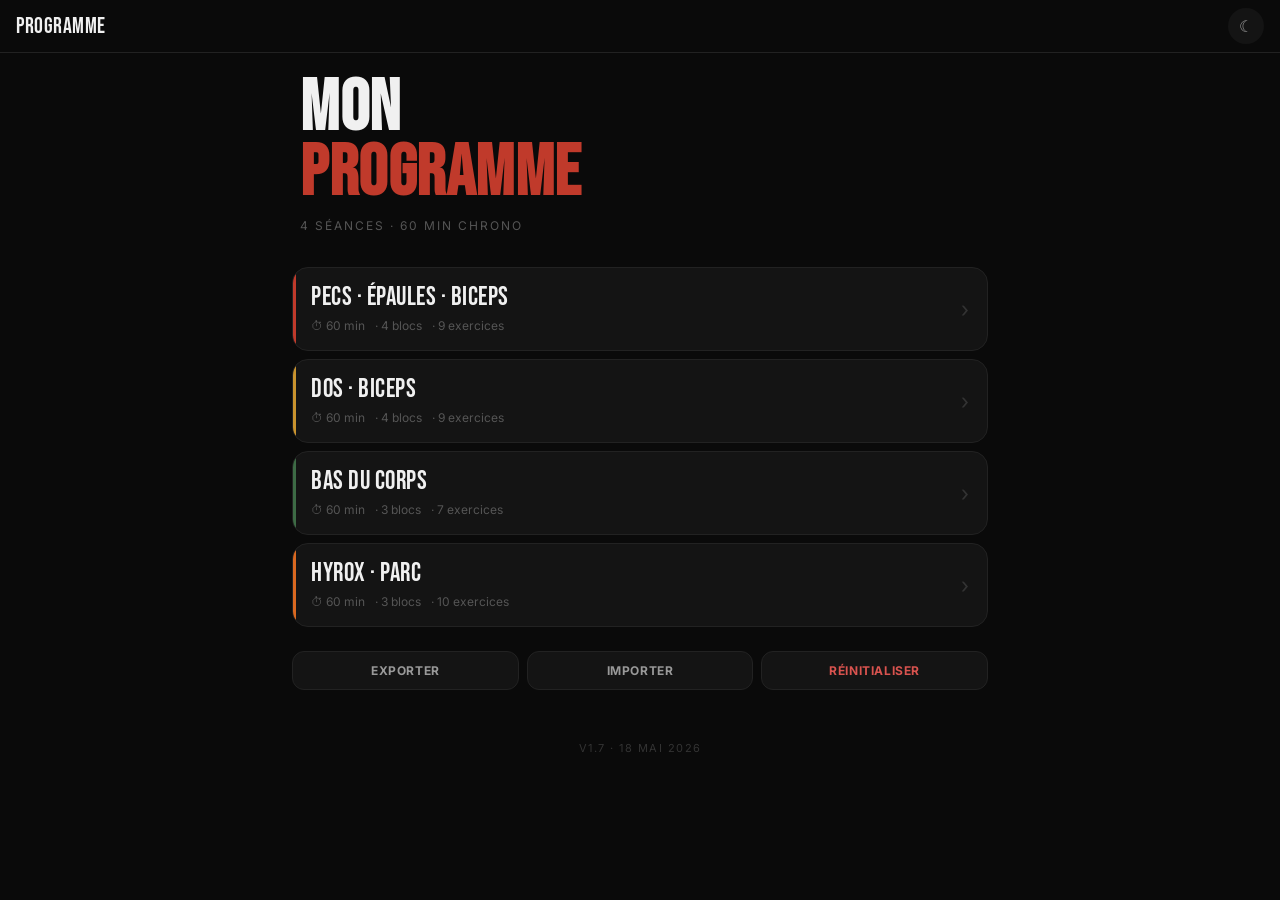
<file: preview (1).html>
<!DOCTYPE html>
<html lang="fr">
<head>
<meta charset="UTF-8">
<meta name="viewport" content="width=device-width, initial-scale=1.0, viewport-fit=cover, user-scalable=yes">
<meta name="apple-mobile-web-app-capable" content="yes">
<meta name="apple-mobile-web-app-status-bar-style" content="black-translucent">
<meta name="apple-mobile-web-app-title" content="Training">
<meta name="theme-color" content="#0d0d0d">
<title>Programme</title>
<link rel="preconnect" href="https://fonts.googleapis.com">
<link rel="preconnect" href="https://fonts.gstatic.com" crossorigin>
<link href="https://fonts.googleapis.com/css2?family=Bebas+Neue&family=Inter:wght@300;400;500;600;700&display=swap" rel="stylesheet">
<style>
  :root, :root[data-theme="dark"] {
    --bg: #0a0a0a;
    --surface: #141414;
    --surface-2: #1c1c1c;
    --border: #222;
    --text: #f0f0f0;
    --text-2: #999;
    --text-3: #555;
    --text-4: #333;
    --warn-bg: rgba(245, 168, 74, 0.08);
    --warn-border: rgba(245, 168, 74, 0.2);
    --warn-text: #f5a84a;
    --alt-bg: rgba(100, 170, 255, 0.05);
    --alt-border: rgba(100, 170, 255, 0.15);
    --alt-icon: #64aaff;
    --accent: #c03a2b;
    --safe-top: env(safe-area-inset-top, 0px);
    --safe-bottom: env(safe-area-inset-bottom, 0px);
  }

  :root[data-theme="light"] {
    --bg: #f5f4f1;
    --surface: #ffffff;
    --surface-2: #edece7;
    --border: #d8d6cf;
    --text: #1a1a1a;
    --text-2: #55514a;
    --text-3: #8a857c;
    --text-4: #b5b0a6;
    --warn-bg: rgba(200, 110, 20, 0.08);
    --warn-border: rgba(200, 110, 20, 0.25);
    --warn-text: #a8540d;
    --alt-bg: rgba(40, 100, 180, 0.05);
    --alt-border: rgba(40, 100, 180, 0.2);
    --alt-icon: #2d6bb3;
  }

  * { margin: 0; padding: 0; box-sizing: border-box; -webkit-tap-highlight-color: transparent; }

  html, body {
    background: var(--bg);
    color: var(--text);
    font-family: 'Inter', -apple-system, BlinkMacSystemFont, sans-serif;
    font-size: 15px;
    line-height: 1.5;
    -webkit-font-smoothing: antialiased;
    overscroll-behavior: none;
  }

  body {
    min-height: 100%;
    -webkit-overflow-scrolling: touch;
  }

  /* ══ TOP BAR ══ */
  .topbar {
    position: sticky;
    top: 0;
    background: var(--bg);
    border-bottom: 1px solid var(--border);
    padding-top: var(--safe-top);
    z-index: 10;
  }

  .topbar-row {
    height: 52px;
    display: flex;
    align-items: center;
    padding: 0 16px;
    gap: 12px;
  }

  .btn-back {
    width: 36px;
    height: 36px;
    border-radius: 50%;
    background: var(--surface);
    border: none;
    color: var(--text-2);
    cursor: pointer;
    display: none;
    align-items: center;
    justify-content: center;
    font-size: 18px;
    flex-shrink: 0;
  }

  body.view-session .btn-back { display: flex; }

  .topbar-title {
    font-family: 'Bebas Neue', sans-serif;
    font-size: 22px;
    letter-spacing: 0.5px;
    color: var(--text);
    flex: 1;
    overflow: hidden;
    text-overflow: ellipsis;
    white-space: nowrap;
  }

  .topbar-accent {
    width: 8px;
    height: 8px;
    border-radius: 50%;
    background: var(--accent-color, transparent);
    flex-shrink: 0;
    display: none;
  }

  body.view-session .topbar-accent { display: block; }

  /* ══ MAIN ══ */
  main {
    padding-bottom: calc(24px + var(--safe-bottom));
    transition: padding-bottom 0.3s;
  }

  body.timer-active main {
    padding-bottom: calc(110px + var(--safe-bottom));
  }

  .view { display: none; }
  .view.active { display: block; }

  /* ══ HOME VIEW ══ */
  .home-hero {
    padding: 24px 20px 20px;
  }

  .home-version {
    text-align: center;
    padding: 32px 20px 20px;
    font-size: 11px;
    color: var(--text-4);
    letter-spacing: 1.5px;
    text-transform: uppercase;
  }

  .home-hero h1 {
    font-family: 'Bebas Neue', sans-serif;
    font-size: 56px;
    line-height: 0.9;
    letter-spacing: 0.5px;
    color: var(--text);
  }

  .home-hero h1 em {
    font-style: normal;
    color: var(--accent);
    display: block;
  }

  .home-hero p {
    font-size: 12px;
    letter-spacing: 2px;
    text-transform: uppercase;
    color: var(--text-3);
    margin-top: 10px;
  }

  .home-sessions {
    padding: 12px 12px 24px;
    display: flex;
    flex-direction: column;
    gap: 8px;
  }

  .home-tools {
    padding: 0 12px 18px;
    display: grid;
    grid-template-columns: repeat(3, 1fr);
    gap: 8px;
  }

  .home-tool-btn, .session-tool-btn {
    border: 1px solid var(--border);
    background: var(--surface);
    color: var(--text-2);
    border-radius: 12px;
    padding: 11px 10px;
    font-family: inherit;
    font-size: 12px;
    font-weight: 700;
    letter-spacing: 0.6px;
    text-transform: uppercase;
    cursor: pointer;
    -webkit-appearance: none;
  }

  .home-tool-btn:active, .session-tool-btn:active { background: var(--surface-2); }
  .home-tool-btn.danger { color: #d9534f; }

  .app-hint {
    margin: 0 12px 14px;
    padding: 12px 14px;
    border: 1px solid var(--border);
    border-radius: 14px;
    background: var(--surface);
    color: var(--text-3);
    font-size: 12px;
    line-height: 1.45;
  }

  @media (max-width: 420px) {
    .home-tools { grid-template-columns: 1fr; }
    .home-hero h1 { font-size: 50px; }
    .session-card { padding: 16px 16px 14px; }
    .ex-head { padding: 13px 14px; }
  }

  .session-card {
    background: var(--surface);
    border: 1px solid var(--border);
    border-radius: 16px;
    padding: 17px 18px 15px;
    cursor: pointer;
    transition: background 0.12s, transform 0.12s;
    position: relative;
    overflow: hidden;
  }

  .session-card:active {
    background: var(--surface-2);
    transform: scale(0.995);
  }

  .session-card::before {
    content: '';
    position: absolute;
    left: 0; top: 0; bottom: 0;
    width: 3px;
    background: var(--accent-color, var(--accent));
  }

  .session-card-name {
    font-family: 'Bebas Neue', sans-serif;
    font-size: 26px;
    letter-spacing: 0.5px;
    line-height: 1;
    color: var(--text);
    margin-bottom: 6px;
  }

  .session-card-meta {
    font-size: 12px;
    color: var(--text-3);
    display: flex;
    flex-wrap: wrap;
    gap: 4px 10px;
  }

  .session-card-meta span {
    white-space: nowrap;
  }

  .session-card-arrow {
    position: absolute;
    right: 18px;
    top: 50%;
    transform: translateY(-50%);
    color: var(--text-4);
    font-size: 22px;
  }

  /* ══ SESSION VIEW ══ */
  .session-hero {
    padding: 20px 20px 24px;
    border-bottom: 1px solid var(--border);
    position: relative;
    overflow: hidden;
  }

  .session-hero::after {
    content: '';
    position: absolute;
    left: 0; right: 0; bottom: 0;
    height: 2px;
    background: var(--accent-color);
  }

  .session-hero h1 {
    font-family: 'Bebas Neue', sans-serif;
    font-size: 42px;
    letter-spacing: 0.5px;
    line-height: 0.95;
    color: var(--text);
  }

  .session-pills {
    display: flex;
    flex-wrap: wrap;
    gap: 6px;
    margin-top: 14px;
  }

  .session-pill {
    font-size: 11px;
    color: var(--text-2);
    background: var(--surface);
    border: 1px solid var(--border);
    padding: 4px 10px;
    border-radius: 999px;
    letter-spacing: 0.3px;
  }

  .session-pill.primary {
    color: var(--accent-color);
    border-color: color-mix(in srgb, var(--accent-color) 40%, transparent);
    background: color-mix(in srgb, var(--accent-color) 12%, transparent);
  }

  /* ══ BLOC ══ */
  .bloc {
    padding: 28px 20px 0;
  }

  .bloc-header {
    margin-bottom: 14px;
    display: flex;
    align-items: flex-start;
    gap: 12px;
  }

  .bloc-num {
    font-family: 'Bebas Neue', sans-serif;
    font-size: 42px;
    line-height: 0.85;
    color: var(--accent-color);
    letter-spacing: 0.5px;
    flex-shrink: 0;
  }

  .bloc-title-group {
    flex: 1;
    padding-top: 4px;
    min-width: 0;
  }

  .bloc-name {
    font-family: 'Bebas Neue', sans-serif;
    font-size: 22px;
    letter-spacing: 0.5px;
    color: var(--text);
    line-height: 1.1;
  }

  .bloc-sub {
    font-size: 12px;
    color: var(--text-3);
    margin-top: 3px;
  }

  .bloc-duration {
    display: inline-block;
    font-size: 11px;
    color: var(--text-2);
    background: var(--surface);
    border: 1px solid var(--border);
    padding: 3px 8px;
    border-radius: 6px;
    margin-top: 6px;
    font-variant-numeric: tabular-nums;
  }

  /* ══ EXERCISE CARD ══ */
  .ex {
    background: var(--surface);
    border: 1px solid var(--border);
    border-radius: 14px;
    margin-bottom: 10px;
    overflow: hidden;
  }

  .ex-head {
    display: flex;
    align-items: center;
    padding: 14px 16px;
    gap: 12px;
    cursor: pointer;
    user-select: none;
  }

  .ex-head:active { background: var(--surface-2); }

  .ex-num {
    font-family: 'Bebas Neue', sans-serif;
    font-size: 20px;
    color: var(--accent-color);
    font-weight: 400;
    min-width: 24px;
    flex-shrink: 0;
    letter-spacing: 0.5px;
  }

  .ex-head-text {
    flex: 1;
    min-width: 0;
  }

  .ex-name {
    font-size: 15px;
    font-weight: 600;
    color: var(--text);
    line-height: 1.25;
  }

  .ex-sub {
    font-size: 11px;
    color: var(--text-3);
    margin-top: 2px;
    line-height: 1.3;
  }

  .ex-chevron {
    color: var(--text-4);
    font-size: 14px;
    transition: transform 0.2s;
    flex-shrink: 0;
  }

  .ex.open .ex-chevron { transform: rotate(90deg); }

  /* Stats — always visible. Flex-based so the last row always fills the width */
  .ex-stats {
    display: flex;
    flex-wrap: wrap;
    gap: 1px;
    background: var(--border);
    border-top: 1px solid var(--border);
  }

  .stat {
    background: var(--surface);
    padding: 10px 8px 11px;
    text-align: center;
    flex: 1 1 0;
    min-width: 0;
  }

  /* 5 stats: 3 on top row, 2 on bottom. Force 33% on top 3, 50% on bottom 2 */
  .ex-stats.cols-5 .stat { flex-basis: calc(33.333% - 1px); }
  .ex-stats.cols-5 .stat:nth-child(n+4) { flex-basis: calc(50% - 1px); }

  /* 6 stats: 3+3 */
  .ex-stats.cols-6 .stat { flex-basis: calc(33.333% - 1px); }

  /* 4 stats: 2+2 on narrow screens, 4 on wider */
  .ex-stats.cols-4 .stat { flex-basis: calc(25% - 1px); }

  /* 3 stats: 3 columns */
  .ex-stats.cols-3 .stat { flex-basis: calc(33.333% - 1px); }

  /* 2 stats: half-half */
  .ex-stats.cols-2 .stat { flex-basis: calc(50% - 1px); }

  /* 1 stat: full width */
  .ex-stats.cols-1 .stat { flex-basis: 100%; }

  @media (max-width: 400px) {
    .ex-stats.cols-4 .stat { flex-basis: calc(50% - 1px); }
    .ex-stats.cols-5 .stat { flex-basis: calc(33.333% - 1px); }
    .ex-stats.cols-5 .stat:nth-child(n+4) { flex-basis: calc(50% - 1px); }
  }

  .stat-label {
    font-size: 9px;
    letter-spacing: 1.2px;
    text-transform: uppercase;
    color: var(--text-3);
    margin-bottom: 2px;
  }

  .stat-value {
    font-family: 'Bebas Neue', sans-serif;
    font-size: 20px;
    line-height: 1;
    color: var(--text);
    font-variant-numeric: tabular-nums;
    letter-spacing: 0.3px;
  }

  .stat.rest .stat-value { color: var(--accent-color); }

  /* Details — collapsible */
  .ex-details {
    display: none;
    padding: 14px 16px 16px;
    border-top: 1px solid var(--border);
    background: var(--surface-2);
  }

  .ex.open .ex-details { display: block; }

  .detail-label {
    font-size: 10px;
    letter-spacing: 1.5px;
    text-transform: uppercase;
    color: var(--text-3);
    font-weight: 600;
    margin-bottom: 4px;
  }

  .detail-text {
    font-size: 13px;
    color: var(--text-2);
    line-height: 1.55;
  }

  .detail-block + .detail-block {
    margin-top: 14px;
  }

  .detail-warn {
    display: flex;
    gap: 8px;
    font-size: 12.5px;
    color: var(--warn-text);
    line-height: 1.5;
    padding: 10px 12px;
    background: var(--warn-bg);
    border: 1px solid var(--warn-border);
    border-radius: 8px;
    margin-top: 12px;
  }

  .detail-warn::before {
    content: '⚠';
    flex-shrink: 0;
  }

  .detail-alt {
    display: flex;
    gap: 8px;
    font-size: 12.5px;
    color: var(--text-2);
    line-height: 1.5;
    padding: 10px 12px;
    background: var(--alt-bg);
    border: 1px solid var(--alt-border);
    border-radius: 8px;
    margin-top: 12px;
  }

  .detail-alt::before {
    content: '↻';
    flex-shrink: 0;
    color: var(--alt-icon);
    font-size: 14px;
  }

  .detail-alt strong {
    color: var(--text);
    font-weight: 600;
    display: block;
    margin-bottom: 2px;
  }

  /* ══ SUPERSET ══ */
  .superset {
    margin-bottom: 10px;
    background: var(--surface);
    border: 1px solid var(--accent-color);
    border-radius: 12px;
    overflow: hidden;
  }

  .superset-banner {
    padding: 8px 16px;
    background: var(--accent-color);
    color: #fff;
    font-size: 11px;
    font-weight: 700;
    letter-spacing: 2px;
    text-transform: uppercase;
    text-align: center;
  }

  .superset .ex {
    border: none;
    border-radius: 0;
    margin-bottom: 0;
    border-bottom: 1px solid var(--border);
    background: var(--surface);
  }

  .superset .ex:last-of-type {
    border-bottom: none;
  }

  .superset-footer {
    padding: 10px 16px;
    font-size: 12px;
    color: var(--text-2);
    border-top: 1px solid var(--border);
    background: var(--surface-2);
    text-align: center;
  }

  /* ══ HYROX SPECIFIC ══ */
  .hyrox-round {
    background: var(--surface);
    border: 1px solid var(--border);
    border-radius: 12px;
    padding: 14px 16px;
    margin-bottom: 10px;
    display: grid;
    grid-template-columns: 36px 1fr;
    gap: 12px;
  }

  .round-num {
    font-family: 'Bebas Neue', sans-serif;
    font-size: 28px;
    color: var(--accent-color);
    line-height: 1;
    align-self: start;
  }

  .round-body {
    display: flex;
    flex-direction: column;
    gap: 10px;
  }

  .round-part {
    display: flex;
    align-items: flex-start;
    gap: 10px;
  }

  .round-part-icon {
    font-size: 18px;
    flex-shrink: 0;
    line-height: 1;
    margin-top: 2px;
  }

  .round-part-info { flex: 1; min-width: 0; }

  .round-part-label {
    font-size: 11px;
    letter-spacing: 1px;
    text-transform: uppercase;
    color: var(--text-3);
    font-weight: 600;
  }

  .round-part-val {
    font-size: 14px;
    color: var(--text);
    font-weight: 500;
    margin-top: 1px;
  }

  .round-part-sub {
    font-size: 12px;
    color: var(--text-3);
    margin-top: 3px;
    line-height: 1.4;
  }

  .hyrox-note {
    font-size: 12px;
    color: var(--text-3);
    line-height: 1.5;
    padding: 12px 14px;
    background: var(--surface);
    border: 1px solid var(--border);
    border-radius: 10px;
    margin: 8px 0 12px;
  }

  .amrap-item {
    display: grid;
    grid-template-columns: 32px 1fr;
    gap: 10px;
    padding: 12px 14px;
    background: var(--surface);
    border: 1px solid var(--border);
    border-radius: 10px;
    margin-bottom: 8px;
  }

  .amrap-item + .amrap-item { margin-top: 0; }

  .amrap-icon {
    font-size: 18px;
    line-height: 1.1;
  }

  .amrap-label {
    font-size: 10px;
    letter-spacing: 1px;
    text-transform: uppercase;
    color: var(--text-3);
    font-weight: 600;
  }

  .amrap-val {
    font-size: 14px;
    color: var(--text);
    font-weight: 500;
    margin-top: 1px;
  }

  .amrap-sub {
    font-size: 12px;
    color: var(--text-3);
    margin-top: 2px;
  }

  .amrap-note {
    font-size: 13px;
    color: var(--accent-color);
    font-weight: 500;
    margin-top: 8px;
    padding: 10px 12px;
    background: color-mix(in srgb, var(--accent-color) 8%, transparent);
    border-radius: 8px;
    text-align: center;
  }

  /* ══ THEME TOGGLE ══ */
  .btn-theme {
    width: 36px;
    height: 36px;
    border-radius: 50%;
    background: var(--surface);
    border: none;
    color: var(--text-2);
    cursor: pointer;
    display: flex;
    align-items: center;
    justify-content: center;
    font-size: 16px;
    flex-shrink: 0;
  }

  .btn-theme:active { background: var(--surface-2); }

  /* ══ BLOC NAV (sticky below topbar) ══ */
  .bloc-nav {
    position: sticky;
    top: calc(52px + var(--safe-top));
    z-index: 5;
    background: var(--bg);
    border-bottom: 1px solid var(--border);
    padding: 8px 12px;
    display: flex;
    gap: 6px;
    overflow-x: auto;
    scrollbar-width: none;
    -webkit-overflow-scrolling: touch;
  }

  .bloc-nav::-webkit-scrollbar { display: none; }

  .bloc-nav-btn {
    flex-shrink: 0;
    min-width: 44px;
    height: 40px;
    padding: 0 12px;
    background: var(--surface);
    border: 1px solid var(--border);
    border-radius: 10px;
    color: var(--text-2);
    font-family: 'Bebas Neue', sans-serif;
    font-size: 16px;
    letter-spacing: 0.5px;
    cursor: pointer;
    display: flex;
    align-items: center;
    gap: 6px;
    white-space: nowrap;
  }

  .bloc-nav-btn .num {
    color: var(--accent-color);
    font-size: 18px;
  }

  .bloc-nav-btn.active {
    background: var(--accent-color);
    border-color: var(--accent-color);
    color: #fff;
  }

  .bloc-nav-btn.active .num {
    color: #fff;
  }

  .bloc {
    scroll-margin-top: calc(52px + 56px + var(--safe-top));
  }

  /* ══ NOTES ══ */
  .ex-note-indicator {
    display: none;
    width: 6px;
    height: 6px;
    border-radius: 50%;
    background: var(--accent-color);
    flex-shrink: 0;
    margin-right: 2px;
  }

  .ex.has-note .ex-note-indicator { display: block; }

  .ex-note {
    border-top: 1px solid var(--border);
    background: var(--surface-2);
    padding: 12px 16px;
  }

  .ex-note-label {
    font-size: 10px;
    letter-spacing: 1.5px;
    text-transform: uppercase;
    color: var(--text-3);
    font-weight: 600;
    margin-bottom: 6px;
    display: flex;
    align-items: center;
    justify-content: space-between;
  }

  .ex-note-clear {
    background: none;
    border: none;
    color: var(--text-3);
    font-size: 11px;
    cursor: pointer;
    letter-spacing: 0;
    text-transform: none;
    font-weight: 400;
  }

  .ex-note-clear:active { color: var(--text); }

  .ex-note textarea {
    width: 100%;
    background: var(--bg);
    border: 1px solid var(--border);
    border-radius: 8px;
    color: var(--text);
    font-family: inherit;
    font-size: 13px;
    line-height: 1.5;
    padding: 10px 12px;
    resize: vertical;
    min-height: 60px;
    outline: none;
    -webkit-appearance: none;
  }

  .ex-note textarea:focus {
    border-color: var(--accent-color);
  }

  /* ══ REST TIMER BUTTON (inline in stats row) ══ */
  .stat.rest {
    cursor: pointer;
    position: relative;
    transition: background 0.12s;
  }

  .stat.rest:active { background: var(--surface-2); }

  .stat.rest::after {
    content: '▶';
    position: absolute;
    top: 4px;
    right: 6px;
    font-size: 8px;
    color: var(--accent-color);
    opacity: 0.6;
  }

  /* ══ CHARGE TRACKER ══ */
  .ex-charge {
    border-top: 1px solid var(--border);
    background: var(--surface-2);
    padding: 12px 16px;
  }

  .ex-charge-row {
    display: flex;
    align-items: center;
    gap: 10px;
  }

  .ex-charge-label {
    font-size: 10px;
    letter-spacing: 1.5px;
    text-transform: uppercase;
    color: var(--text-3);
    font-weight: 600;
    flex-shrink: 0;
  }

  .ex-charge-input {
    flex: 1;
    background: var(--bg);
    border: 1px solid var(--border);
    border-radius: 8px;
    color: var(--text);
    font-family: 'Bebas Neue', sans-serif;
    font-size: 18px;
    letter-spacing: 0.5px;
    padding: 6px 12px;
    outline: none;
    -webkit-appearance: none;
    text-align: center;
    min-width: 0;
  }

  .ex-charge-input:focus { border-color: var(--accent-color); }

  .ex-charge-input::placeholder {
    color: var(--text-4);
    font-family: inherit;
  }

  .ex-charge-save {
    background: var(--accent-color);
    border: none;
    border-radius: 8px;
    color: #fff;
    font-size: 11px;
    font-weight: 600;
    letter-spacing: 1px;
    padding: 8px 14px;
    text-transform: uppercase;
    cursor: pointer;
    flex-shrink: 0;
  }

  .ex-charge-save:active { opacity: 0.7; }

  .ex-charge-save.saved {
    background: var(--surface);
    color: var(--text-3);
    border: 1px solid var(--border);
  }

  .ex-charge-history {
    display: flex;
    flex-wrap: wrap;
    gap: 6px;
    margin-top: 8px;
  }

  .ex-charge-history:empty { display: none; }


  .charge-insight {
    display: grid;
    grid-template-columns: 1fr;
    gap: 6px;
    margin-bottom: 10px;
    padding: 10px 12px;
    border: 1px solid var(--border);
    border-radius: 10px;
    background: var(--bg);
  }

  .charge-insight-row {
    display: flex;
    justify-content: space-between;
    align-items: baseline;
    gap: 10px;
    font-size: 12px;
    color: var(--text-3);
  }

  .charge-insight-label {
    text-transform: uppercase;
    letter-spacing: 1px;
    font-size: 9px;
    font-weight: 700;
    flex-shrink: 0;
  }

  .charge-insight-value {
    color: var(--text-2);
    text-align: right;
    font-weight: 600;
  }

  .charge-insight-value.suggestion {
    color: var(--accent-color);
  }

  .history-chip {
    font-size: 11px;
    color: var(--text-3);
    background: var(--surface);
    border: 1px solid var(--border);
    padding: 3px 8px;
    border-radius: 6px;
    font-variant-numeric: tabular-nums;
    cursor: pointer;
    transition: border-color 0.12s, background 0.12s;
    user-select: none;
    -webkit-user-select: none;
    position: relative;
  }

  .history-chip:active {
    background: var(--surface-2);
  }

  .history-chip.editing {
    border-color: var(--accent-color);
    background: color-mix(in srgb, var(--accent-color) 10%, var(--surface));
  }

  .history-chip.deleting {
    border-color: #d9534f;
    background: color-mix(in srgb, #d9534f 15%, var(--surface));
    color: #d9534f;
  }

  .history-chip.deleting strong { color: #d9534f; }

  .history-chip strong {
    color: var(--text-2);
    font-weight: 600;
  }

  /* ══ EDIT DIALOG for charge history ══ */
  .edit-backdrop {
    position: fixed;
    inset: 0;
    background: rgba(0,0,0,0.6);
    z-index: 100;
    display: none;
    align-items: flex-end;
    justify-content: center;
    padding: 20px;
    padding-bottom: calc(20px + var(--safe-bottom));
  }

  .edit-backdrop.active { display: flex; }

  .edit-panel {
    background: var(--bg);
    border: 1px solid var(--border);
    border-radius: 16px;
    padding: 20px;
    width: 100%;
    max-width: 380px;
    display: flex;
    flex-direction: column;
    gap: 14px;
  }

  .edit-title {
    font-family: 'Bebas Neue', sans-serif;
    font-size: 20px;
    color: var(--text);
    letter-spacing: 0.5px;
  }

  .edit-sub {
    font-size: 12px;
    color: var(--text-3);
    margin-top: -10px;
  }

  .edit-input {
    width: 100%;
    background: var(--surface);
    border: 1px solid var(--border);
    border-radius: 10px;
    color: var(--text);
    font-family: 'Bebas Neue', sans-serif;
    font-size: 26px;
    letter-spacing: 0.5px;
    padding: 12px 16px;
    outline: none;
    -webkit-appearance: none;
    text-align: center;
  }

  .edit-input:focus { border-color: var(--accent-color); }

  .edit-actions {
    display: flex;
    gap: 8px;
    margin-top: 4px;
  }

  .edit-btn {
    flex: 1;
    border: 1px solid var(--border);
    background: var(--surface);
    color: var(--text);
    padding: 12px;
    border-radius: 10px;
    font-size: 13px;
    font-weight: 500;
    cursor: pointer;
    -webkit-appearance: none;
    font-family: inherit;
  }

  .edit-btn.primary {
    background: var(--accent-color);
    color: #fff;
    border-color: var(--accent-color);
  }

  .edit-btn.danger {
    color: #d9534f;
    border-color: color-mix(in srgb, #d9534f 40%, var(--border));
  }

  .edit-btn:active { opacity: 0.7; }

  .history-chip.latest strong {
    color: var(--accent-color);
  }

  /* ══ TIMER OVERLAY ══ */
  .timer-overlay {
    position: fixed;
    bottom: calc(16px + var(--safe-bottom));
    left: 50%;
    transform: translateX(-50%) translateY(200%);
    transition: transform 0.3s cubic-bezier(0.2, 0.9, 0.3, 1), opacity 0.2s, visibility 0s 0.3s;
    visibility: hidden;
    opacity: 0;
    z-index: 50;
    background: var(--surface);
    border: 1px solid var(--border);
    border-radius: 16px;
    padding: 14px 18px;
    display: flex;
    align-items: center;
    gap: 14px;
    box-shadow: 0 10px 40px rgba(0,0,0,0.4);
    min-width: 260px;
    max-width: calc(100% - 24px);
    pointer-events: none;
  }

  .timer-overlay.active {
    transform: translateX(-50%) translateY(0);
    visibility: visible;
    opacity: 1;
    pointer-events: auto;
    transition: transform 0.3s cubic-bezier(0.2, 0.9, 0.3, 1), opacity 0.2s, visibility 0s;
  }

  /* Always hide timer when on home view */
  body.view-home .timer-overlay {
    display: none !important;
  }

  .timer-overlay.ending {
    animation: pulseBg 0.6s ease-in-out infinite alternate;
  }

  @keyframes pulseBg {
    from { box-shadow: 0 10px 40px rgba(0,0,0,0.4); }
    to { box-shadow: 0 0 0 4px color-mix(in srgb, var(--accent-color) 40%, transparent), 0 10px 40px rgba(0,0,0,0.4); }
  }

  .timer-overlay.done .timer-value {
    color: var(--accent-color);
  }

  .timer-info {
    flex: 1;
    min-width: 0;
  }

  .timer-label {
    font-size: 10px;
    letter-spacing: 1.5px;
    text-transform: uppercase;
    color: var(--text-3);
    font-weight: 600;
    line-height: 1;
    margin-bottom: 4px;
  }

  .timer-value {
    font-family: 'Bebas Neue', sans-serif;
    font-size: 36px;
    line-height: 0.9;
    color: var(--text);
    font-variant-numeric: tabular-nums;
    letter-spacing: 1px;
  }

  .timer-close {
    background: var(--surface-2);
    border: none;
    color: var(--text-2);
    font-size: 16px;
    width: 32px;
    height: 32px;
    border-radius: 50%;
    cursor: pointer;
    flex-shrink: 0;
  }

  .timer-close:active { background: var(--border); }

  .timer-extend {
    background: var(--accent-color);
    border: none;
    color: #fff;
    font-size: 11px;
    font-weight: 600;
    letter-spacing: 0.5px;
    padding: 8px 12px;
    border-radius: 8px;
    cursor: pointer;
    flex-shrink: 0;
  }

  .timer-extend:active { opacity: 0.75; }

  /* ══ Responsive tweaks ══ */
  @media (min-width: 600px) {
    .home-hero h1 { font-size: 72px; }
    .session-hero h1 { font-size: 56px; }
    main { max-width: 720px; margin: 0 auto; }
  }
</style>
</head>
<body class="view-home">

<header class="topbar">
  <div class="topbar-row">
    <button class="btn-back" id="btn-back" aria-label="Retour">←</button>
    <div class="topbar-title" id="topbar-title">Programme</div>
    <div class="topbar-accent" id="topbar-accent"></div>
    <button class="btn-theme" id="btn-theme" aria-label="Changer de thème">☾</button>
  </div>
</header>

<main id="main">
  <section class="view active" id="view-home">
    <div class="home-hero">
      <h1>MON<br><em>PROGRAMME</em></h1>
      <p>4 séances · 60 min chrono</p>
    </div>
    <div class="home-sessions" id="home-sessions"></div>
    <div class="home-tools">
      <button class="home-tool-btn" id="btn-export">Exporter</button>
      <button class="home-tool-btn" id="btn-import">Importer</button>
      <button class="home-tool-btn danger" id="btn-reset-data">Réinitialiser</button>
    </div>
    <input type="file" id="import-file" accept="application/json" hidden>
    <div class="home-version">v1.7 · 18 mai 2026</div>
  </section>

  <section class="view" id="view-session">
    <div id="session-content"></div>
  </section>
</main>

<div class="timer-overlay" id="timer-overlay">
  <div class="timer-info">
    <div class="timer-label" id="timer-label">Repos</div>
    <div class="timer-value" id="timer-value">00:00</div>
  </div>
  <button class="timer-extend" id="timer-extend">+30s</button>
  <button class="timer-close" id="timer-close" aria-label="Fermer">✕</button>
</div>

<div class="edit-backdrop" id="edit-backdrop">
  <div class="edit-panel">
    <div class="edit-title">Modifier la charge</div>
    <div class="edit-sub" id="edit-sub"></div>
    <input type="text" inputmode="decimal" class="edit-input" id="edit-input">
    <div class="edit-actions">
      <button class="edit-btn danger" id="edit-delete">Supprimer</button>
      <button class="edit-btn" id="edit-cancel">Annuler</button>
      <button class="edit-btn primary" id="edit-save">Enregistrer</button>
    </div>
  </div>
</div>

<script id="payload" type="application/json">{"order": ["pecs", "dos", "bas", "hyrox"], "meta": {"pecs": {"label": "PECS · ÉPAULES", "short": "Pecs", "accent": "#c03a2b", "icon": "🔴"}, "dos": {"label": "DOS · BICEPS", "short": "Dos", "accent": "#c9932e", "icon": "🟡"}, "bas": {"label": "BAS DU CORPS", "short": "Jambes", "accent": "#3d6b45", "icon": "🟢"}, "hyrox": {"label": "HYROX PARC", "short": "Hyrox", "accent": "#d96820", "icon": "🟠"}}, "sessions": {"pecs": {"title": "Pecs · Épaules · Biceps", "pills": ["⏱ ~60 min chrono", "Niveau avancé · ~70 kg", "Force + Hypertrophie", "Matériel regroupé par station"], "blocs": [{"chip": "Bloc 01", "name": "Barre + Rack", "sub": "Force · Pecs + Épaules", "duration": "~22 min · repos 2'30–3'", "icon": "🏋️", "exercises": [{"name": "Développé Couché Barre", "sub": "Barre libre · Rack · Pectoraux moyens + Deltoïdes antérieurs", "execution": "Allongé, pieds à plat au sol, fessiers en contact avec le banc. Prise légèrement plus large que les épaules. Descends la barre vers le bas des pecs (ligne des tétons) en contrôlant 2 sec, touche légèrement, pousse en expirant. Coudes à ~75° du corps — pas à 90° (risque coiffe des rotateurs) ni collés.", "avoid": "Ne rebondis pas la barre sur la poitrine — ça sort les pecs du travail et risque de blesser les côtes.", "alt": {"label": "Alternative si rack occupé", "text": "Développé couché haltères : meilleure amplitude, moins de risque si tu t'entraînes seul. Charge ~30–40 kg par haltère. Ou pompes lestées (gilet) 4×6–8."}, "stats": {"Séries": "4", "Reps": "5–6", "Charge": "55–65 kg", "Tempo": "2-0-1", "Repos": "3 min"}}, {"name": "Développé Militaire Barre", "sub": "Barre libre · Debout · Deltoïdes antérieurs + Médians", "execution": "Debout, prise légèrement plus large que les épaules. Barre au niveau du cou/menton en bas. Pousse verticalement au-dessus de la tête en rentrant légèrement la tête pour laisser passer la barre, puis reporte la tête en avant une fois passée. Gaîne abdominal tout au long — ne cambre pas les lombaires.", "avoid": "Ne cambre pas le dos pour compenser — si tu dois le faire, la charge est trop lourde.", "alt": {"label": "Alternative si barre occupée", "text": "Développé militaire haltères assis (dos droit, sans dossier) : ~20–28 kg par haltère. Plus de stabilisation requise, excellent pour les 3 chefs du deltoïde."}, "stats": {"Séries": "4", "Reps": "6–8", "Charge": "40–50 kg", "Repos": "2'30"}}], "supersets": []}, {"chip": "Bloc 02", "name": "Haltères", "sub": "Épaules · Biceps", "duration": "~18 min · repos 75 sec", "icon": "💪", "exercises": [], "supersets": [{"exercises": [{"name": "Élévations Latérales", "sub": "Haltères · Deltoïdes médians", "execution": "Haltères légers, légère flexion coude. Monte jusqu'à hauteur des épaules, pouce légèrement vers le bas (comme si tu versais un verre). Contrôle la descente en 3 sec.", "avoid": "Pas d'élan — réduis la charge si tu dois te pencher pour monter.", "alt": {"label": "Alternative", "text": "Élévations latérales câble basse (1 bras) : tension constante même en bas. ~7–10 kg par côté."}, "stats": {"Reps": "15", "Charge": "8–12 kg"}}, {"name": "Oiseau Penché", "sub": "Haltères · Deltoïdes postérieurs", "execution": "Buste penché à 45–60°, bras légèrement fléchis. Ouvre les bras en rotation externe en montant. Deltoïde postérieur souvent sous-développé — essentiel pour l'équilibre épaule.", "avoid": "Le mouvement s'arrête à hauteur des épaules — pas au-dessus.", "alt": {"label": "Alternative", "text": "Face pull corde poulie (hauteur yeux) : mêmes muscles avec tension constante. 15–20 reps, ~15–20 kg."}, "stats": {"Reps": "15", "Charge": "10–14 kg"}}], "rest": "Repos entre les rounds : 75 sec"}, {"exercises": [{"name": "Curl Haltères Alterné", "sub": "Haltères · Debout · Chef long biceps", "execution": "Monte un bras à la fois. Supination progressive (tourne la paume vers le ciel en montant). Coude fixe contre le corps. Pause 1 sec en haut.", "avoid": "Pas d'élan du buste — réduis la charge si tu balances.", "alt": {"label": "Alternative", "text": "Curl barre EZ debout ~30–35 kg si haltères tous occupés."}, "stats": {"Reps": "10", "Charge": "12–16 kg"}}, {"name": "Curl Marteau", "sub": "Haltères · Prise neutre · Brachial", "execution": "Pouce vers le haut tout au long du mouvement. Reps lentes, contraction 1 sec en haut. Cible le brachial et le long supinateur — donne l'épaisseur au bras.", "avoid": "Ne retourne pas la paume en chemin — prise neutre stricte.", "alt": {"label": "Alternative", "text": "Curl marteau corde poulie basse : tension constante. ~15–20 kg câble."}, "stats": {"Reps": "10", "Charge": "14–18 kg"}}], "rest": "Repos entre les rounds : 75 sec"}]}, {"chip": "Bloc 03", "name": "Câbles", "sub": "Pecs · Biceps · Tension constante", "duration": "~10 min · repos 60–75 sec", "icon": "🔗", "exercises": [{"name": "Câbles Croisés — Écartés Pecs", "sub": "Poulie haute · Adduction horizontale · Étirement maximum", "execution": "Poulies en position haute. Penché légèrement en avant, bras tendus en arc, ramène les mains vers le centre et légèrement vers le bas. Croise légèrement les mains en fin de mouvement pour maximiser la contraction. Bras toujours légèrement fléchis — ne verrouille jamais les coudes. Contrôle le retour en 3 secondes pour profiter de l'étirement.", "avoid": "Ne tire pas avec les bras fléchis — tu transformes ça en développé debout. L'arc de cercle bras tendus est la clé.", "alt": {"label": "Alternative si poulies occupées", "text": "Écartés haltères couché banc plat : ~14–18 kg par haltère, même mouvement en arc. 3×12. Ou développé décliné haltères pour les pecs inférieurs."}, "stats": {"Séries": "3", "Reps": "12–15", "Charge": "10–16 kg", "Repos": "75 sec"}}, {"name": "Curl Poulie Basse EZ", "sub": "Câble · Barre EZ · Tension constante · Finition biceps", "execution": "Avantage du câble : tension constante sur tout l'arc, même en bas. Reste bien droit, coudes fixes sur les côtés. Reps lentes — l'objectif est la congestion maximale. Les biceps ont déjà bien travaillé sur le superset haltères — reste sur une charge raisonnable et soigne le ressenti.", "avoid": "Ne recule pas les pieds pour te donner de l'élan — ça vide l'exercice de son intérêt.", "alt": {"label": "Alternative si poulie occupée", "text": "Curl haltères incliné sur banc 45° : bras qui pendent derrière toi en étirement maximal. Charge légère (~10–12 kg), reps lentes. Excellent pour la finition."}, "stats": {"Séries": "2", "Reps": "15", "Charge": "15–20 kg", "Repos": "60 sec"}}], "supersets": []}, {"chip": "Bloc 04", "name": "Barres Parallèles", "sub": "Finition pecs inférieurs", "duration": "~5 min · repos 60 sec", "icon": "⚫", "exercises": [{"name": "Dips Pectoraux", "sub": "Barres parallèles · Pecs inférieurs · Poids de corps", "execution": "Penche le buste légèrement en avant (15–30°) pour cibler les pectoraux inférieurs — si tu restes droit, tu travailles surtout les triceps. Descends jusqu'à ce que les épaules soient sous les coudes, remonte sans verrouiller les coudes. Excellent exercice de finition car il étire bien les pecs en position basse — les muscles sont déjà bien fatigués à ce stade.", "avoid": "Ne descends pas trop bas si tu ressens une gêne à l'épaule antérieure — arrête-toi quand les bras sont parallèles au sol.", "alt": {"label": "Alternative si barres non dispo", "text": "Développé décliné haltères sur banc décliné (~20–26 kg par haltère) : cible pareillement les pecs inférieurs. Ou pompes pieds surélevés sur banc 3×15."}, "stats": {"Séries": "3", "Reps": "10–15", "Charge": "Poids de corps", "Repos": "60 sec"}}], "supersets": []}]}, "dos": {"title": "Dos · Biceps", "pills": ["⏱ 60 min chrono", "Niveau avancé", "~70 kg corps", "Barres · Câbles · Traction"], "blocs": [{"chip": "Bloc 01", "name": "Force", "duration": "~22 min · repos 2 min", "exercises": [{"name": "Tractions — Tempo 3-1-1", "sub": "Barre de traction · Prise pronation (mains vers le sol)", "execution": "Prise un peu plus large que les épaules. Initie le mouvement en rentrant les omoplates avant de tirer. Descends en 3 secondes, pause 1 sec bras quasi tendus (garde une légère flexion), remonte en 1 sec. Regarde légèrement vers le haut en montant.", "avoid": "Ne laisse pas les épaules remonter vers les oreilles en haut du mouvement — tiens les omoplates basses et serrées.", "alt": {"label": "Alternative si barre indisponible", "text": "Tractions australiennes (barre Smith ou barre basse ~1m) : corps incliné sous la barre, talons au sol, tire la poitrine vers la barre. Même tempo 3-1-1."}, "stats": {"Séries": "4", "Reps": "6–8", "Charge": "Poids de corps", "Tempo": "3-1-1", "Repos": "2 min"}}, {"name": "Rowing Barre — Yates Row", "sub": "Barre libre · Prise pronation (mains vers le sol)", "execution": "Buste incliné à 70–80° (légèrement plus droit qu'un rowing classique). Tire la barre vers le bas du ventre / nombril, coudes collés au corps. Dos plat, cuisses gaînées. Contrôle la descente — pas de lâcher.", "avoid": "Ne laisse pas le bas du dos s'arrondir sous la charge. Si ça arrondit, descends le poids.", "alt": {"label": "Alternative si barre occupée", "text": "Rowing 1 bras haltère appuyé sur banc : genou et main d'appui sur le banc, tire l'haltère vers la hanche. Avantage : amplitude plus grande et isolation parfaite de chaque côté. Même charge par bras."}, "stats": {"Séries": "4", "Reps": "6–8", "Charge": "60–70 kg", "Repos": "2 min"}}], "supersets": []}, {"chip": "Bloc 02", "name": "Hypertrophie", "duration": "~13 min · repos 60 sec", "exercises": [{"name": "Rowing Poulie Basse", "sub": "Câble · Poignée neutre (paumes face à face)", "execution": "Assis, dos droit (pas de balancement). Tire la poignée vers le bas du sternum, fais une pause d'1 sec en contractant les rhomboïdes, puis relâche lentement. Ne te penche pas en arrière pour compenser — ça transfère la charge sur les lombaires.", "avoid": "Évite de laisser les épaules partir en avant en fin d'extension — ça sur-sollicite l'articulation.", "alt": {"label": "Alternative si poulie occupée", "text": "Rowing 1 bras haltère genou sur banc : même mouvement de tirage, poignet neutre, pause squeeze en haut. 10–12 reps par côté. Charge équivalente par bras (~25–30 kg)."}, "stats": {"Séries": "3", "Reps": "10–12", "Charge": "50–60 kg", "Repos": "60 sec"}}, {"name": "Tirage Vertical Prise Neutre", "sub": "Poulie haute ou machine · Poignée serrée neutre", "execution": "Buste très légèrement incliné en arrière. Descends la barre vers le haut du buste (jamais derrière la nuque). Coudes qui viennent vers les hanches. Cherche l'étirement maximal du grand dorsal en haut — sens le muscle s'allonger avant de retirer.", "avoid": "Ne tire pas derrière la nuque — gros risque cervical. La barre s'arrête au niveau du menton / clavicules.", "alt": {"label": "Alternative si machine occupée", "text": "Tractions prise serrée neutre à la barre (si des anneaux ou poignées neutres sont disponibles) — ou tractions prise supination (prise en dessous), qui cible le même angle et intègre davantage les biceps."}, "stats": {"Séries": "3", "Reps": "10–12", "Charge": "55–65 kg", "Repos": "60 sec"}}, {"name": "Pull-over Poulie Haute", "sub": "Câble · Corde ou barre droite · Bras tendus", "execution": "Debout, légèrement penché en avant, bras quasi tendus (micro-flexion du coude). L'axe de rotation est l'épaule uniquement — les coudes ne fléchissent pas pendant le mouvement. Descends la corde jusqu'aux hanches, remonte lentement en sentant l'étirement du dorsal. Exercice d'isolation pure.", "avoid": "Si tu fléchis les coudes, tu transformes le mouvement en pushdown — la charge doit rester légère pour garder la tension sur le dorsal.", "alt": {"label": "Alternative si poulie occupée", "text": "Pull-over haltère allongé sur banc : 1 haltère tenu à deux mains, descends les bras derrière la tête (étirement maximal du dorsal), remonte bras quasi tendus. ~15–20 kg. Très efficace en étirement."}, "stats": {"Séries": "3", "Reps": "12–15", "Charge": "20–25 kg", "Repos": "60 sec"}}], "supersets": []}, {"chip": "Bloc 03", "name": "Finition Dos", "duration": "~4 min · repos 45 sec", "exercises": [{"name": "Face Pull Corde", "sub": "Câble · Hauteur des yeux · Corde double", "execution": "Poulie à hauteur des yeux, prise les pouces vers toi. Tire vers le visage en gardant les coudes à hauteur des épaules ou plus haut. Ouvre les bras en fin de mouvement (rotation externe maximale) — c'est là que les rhomboïdes et la coiffe travaillent vraiment. Pause 1 sec, relâche contrôlé.", "avoid": "Ne tire pas avec les coudes vers le bas — c'est devenu un tirage horizontal classique, tu perds l'effet rotation externe.", "alt": {"label": "Alternative si poulie occupée", "text": "Oiseau haltères debout penché (butterfly inversé) : buste penché à 45°, haltères légers (~6–10 kg), bras légèrement fléchis, ouvre les bras en arc en rotation externe. Même muscles, même intensité — 15–20 reps."}, "stats": {"Séries": "3", "Reps": "15–20", "Charge": "15–20 kg", "Repos": "45 sec"}}], "supersets": []}, {"chip": "Bloc 04", "name": "Biceps", "duration": "~10 min", "exercises": [{"name": "Curl Poulie Basse EZ", "sub": "Câble · Barre EZ · Finition", "execution": "Avantage du câble : tension constante sur tout l'arc du mouvement, même en bas (contrairement aux haltères). Reste bien droit, coudes fixes sur les côtés. Reps lentes et contrôlées — l'objectif ici est la congestion maximale en fin de séance, pas la charge.", "avoid": "Ne recule pas les pieds pour te donner de l'élan — ça vide l'exercice de son intérêt.", "alt": {"label": "Alternative si poulie occupée", "text": "Curl haltères incliné sur banc (~45°) : assis sur banc incliné, bras qui pendent derrière toi — ça met le biceps en étirement maximal dès le départ. Charge légère (~10–12 kg), reps lentes. Excellent pour la finition."}, "stats": {"Séries": "2", "Reps": "15", "Charge": "20–25 kg", "Repos": "45 sec"}}], "supersets": [{"exercises": [{"name": "Curl Haltères Alterné", "sub": "Haltères · Debout", "execution": "Monte un bras à la fois. Effectue une supination progressive (tourne la paume vers le ciel en montant). Coude fixe contre le corps — ne le projette pas en avant.", "avoid": "Pas d'élan du buste pour compenser.", "alt": {"label": "Alternative", "text": "Curl barre EZ debout : même rep range, charge ~30–35 kg. Moins d'isolation par côté mais utile si haltères libres occupés."}, "stats": {"Reps": "10", "Charge": "12–16 kg"}}, {"name": "Curl Marteau", "sub": "Haltères · Prise neutre", "execution": "Pouce vers le haut tout au long du mouvement, pas de rotation. Mouvement lent et contrôlé. Tiens la contraction 1 sec en haut. Cible le brachial et le long supinateur — donne l'épaisseur.", "avoid": "Ne retourne pas la paume en chemin — garde la prise neutre.", "alt": {"label": "Alternative", "text": "Curl marteau à la corde poulie basse : tension constante sur tout l'arc, excellent si haltères libres sont tous pris. ~15–20 kg câble, même rep range."}, "stats": {"Reps": "10", "Charge": "14–18 kg"}}], "rest": "Repos entre les rounds : 75 sec"}]}]}, "bas": {"title": "Bas du corps", "pills": ["⏱ 60 min chrono", "Niveau avancé", "Force + Hypertrophie", "🦵 Genoux sensibles"], "blocs": [{"chip": "Bloc 01", "name": "Force", "duration": "~22 min · repos 2'30–3'", "exercises": [{"name": "Squat Barre — Back Squat", "sub": "Barre libre · Rack · Profondeur contrôlée", "execution": "Pieds largeur d'épaules, légèrement ouverts (15–30°). Barre posée sur les trapèzes moyens (low bar) ou hauts (high bar — genoux plus sollicités). Descends en poussant les genoux dans l'axe des orteils, buste légèrement incliné, dos gaîné. Descend jusqu'à la parallèle ou juste en dessous selon le confort.", "avoid": "Ne laisse pas les genoux s'effondrer vers l'intérieur (valgus) sous la charge — c'est le premier facteur de blessure.", "alt": {"label": "Alternative si rack occupé ou douleur", "text": "Squat goblet avec kettlebell ou haltère (~20–30 kg) : tenu contre la poitrine, favorise un buste droit et réduit la pression sur les genoux. Ou presse à cuisses pieds hauts (voir exo 3) comme remplacement direct."}, "stats": {"Séries": "4", "Reps": "5–6", "Charge": "80–100 kg", "Repos": "3 min"}}, {"name": "Romanian Deadlift", "sub": "Barre libre · Ischio-jambiers + Fessiers", "execution": "Debout, barre en pronation dans les mains. Descends la barre le long des jambes en poussant les hanches vers l'arrière (hip hinge), jambes quasi tendues (légère flexion genou). Sens l'étirement maximal des ischios avant de remonter en contractant les fessiers. Dos strictement plat tout au long.", "avoid": "Ne laisse pas le bas du dos s'arrondir en bas du mouvement — arrête-toi quand tu sens la limite de ton étirement ischio.", "alt": {"label": "Alternative si barre occupée", "text": "Romanian deadlift haltères : exactement le même mouvement, 2 haltères (~25–35 kg chacun). Amplitude souvent meilleure car les haltères passent à l'extérieur des jambes. Même charges et reps."}, "stats": {"Séries": "4", "Reps": "6–8", "Charge": "70–90 kg", "Repos": "2'30"}}], "supersets": []}, {"chip": "Bloc 02", "name": "Hypertrophie", "duration": "~18 min · repos 90 sec", "exercises": [{"name": "Presse à Cuisses — Pieds Hauts", "sub": "Machine guidée · Fessiers + Ischios prioritaires", "execution": "Place les pieds en haut de la plateforme (largeur d'épaules). Cette position haute réduit la flexion du genou et transfère le travail vers les fessiers et ischios. Descends jusqu'à 90° de flexion max — les lombaires ne doivent pas décoller du dossier. Remonte sans verrouiller les genoux en haut.", "avoid": "Ne décolle pas les fessiers du siège en fin de descente — ça transfère la charge sur les lombaires.", "alt": {"label": "Alternative si machine occupée", "text": "Squat bulgare haltères (exo 4 ci-dessous peut être avancé) ou Squat goblet à la kettlebell 4×12 (~25–30 kg) : buste droit, profondeur confortable. Moins de charge mais stimulus hypertrophique similaire."}, "stats": {"Séries": "3", "Reps": "10–12", "Charge": "120–160 kg", "Repos": "90 sec"}}, {"name": "Leg Curl Couché", "sub": "Machine · Ischio-jambiers · Isolation", "execution": "Allongé ventre sur la machine. Le coussin doit être au niveau des chevilles (pas du mollet). Fléchis en ramenant les talons vers les fesses, pause 1 sec en contraction maximale, redescends en 3 secondes. Garde les hanches en contact avec la machine — ne les soulève pas pour aider.", "avoid": "Ne soulève pas les hanches pour compenser — ça sort les ischios du travail et compresse les lombaires.", "alt": {"label": "Alternative si machine occupée", "text": "Nordic curl au sol (genou à terre, partenaire ou barre fixe qui bloque les chevilles) : descends en freinant avec les ischios, remonte en poussant avec les mains. Très intense — 3×6–8 suffit. Ou good morning barre légère (~30–40 kg) 3×12."}, "stats": {"Séries": "3", "Reps": "10–12", "Charge": "35–50 kg", "Repos": "90 sec"}}, {"name": "Fentes Bulgares Haltères", "sub": "Haltères · Pied arrière surélevé · Unilatéral", "execution": "Pied arrière posé sur un banc (~genou fléchi à 90°). Pied avant avancé suffisamment pour que le genou avant ne dépasse pas la pointe du pied en descendant. Descends verticalement, buste droit. Remonte en poussant sur le talon avant — sens le fessier et le quadri travailler.", "avoid": "Ne laisse pas le genou avant s'effondrer vers l'intérieur — garde le genou dans l'axe du 2e orteil tout au long du mouvement.", "alt": {"label": "Alternative si douleur ou déséquilibre", "text": "Fente avant marchée haltères (~12–16 kg/main) : même stimulus, plus de contrôle sur la trajectoire du genou. Ou hip thrust à la barre pour fessiers (voir bloc finition). 3×12 pas/jambe."}, "stats": {"Séries": "3", "Reps": "10/jambe", "Charge": "16–22 kg×2", "Repos": "90 sec"}}], "supersets": []}, {"chip": "Bloc 03", "name": "Finition", "duration": "~10 min · repos 45–60 sec", "exercises": [{"name": "Leg Extension — Amplitude Réduite", "sub": "Machine · Quadriceps · Charge légère", "execution": "Charge légère — l'objectif est la congestion, pas la force. Travaille en amplitude partielle : de 90° à environ 45° de flexion (pas jusqu'à extension complète). Cela évite la zone de tension maximale sur le tendon rotulien. Reps lentes, contraction de 1 sec à chaque rep.", "avoid": "Ne charge pas lourd sur cet exercice avec des genoux sensibles — c'est un exercice de finition, pas de force.", "alt": {"label": "Alternative si douleur ou machine indisponible", "text": "Wall sit isométrique : dos au mur, cuisses parallèles au sol, 3×30–45 sec. Ou terminal knee extension avec élastique : debout, élastique derrière le genou, petites extensions finales à 20°. Parfait pour les genoux sensibles."}, "stats": {"Séries": "3", "Reps": "15", "Charge": "25–35 kg", "Amplitude": "Partielle", "Repos": "60 sec"}}, {"name": "Mollets Debout", "sub": "Machine ou barre sur trapèzes · Gastrocnémiens", "execution": "Avant-pieds sur une marche ou plateforme. Descends talons vers le bas pour un étirement maximal (2 sec), remonte sur la pointe des pieds en 1 sec, pause 1 sec en haut avec contraction. Les mollets sont des muscles résistants — ils ont besoin d'amplitude complète et de volume pour progresser.", "avoid": "Ne fais pas des mini-reps avec juste le talon qui monte légèrement — l'amplitude complète est ce qui crée l'hypertrophie sur les mollets.", "alt": {"label": "Alternative si machine occupée", "text": "Mollets à la presse à cuisses : pieds en bas de la plateforme, pousse sur la pointe des pieds sans déverrouiller la sécurité. Ou mollets debout 1 jambe avec haltère (~20 kg) pour plus d'intensité et d'équilibre."}, "stats": {"Séries": "4", "Reps": "15–20", "Charge": "60–80 kg", "Tempo": "2-1-1", "Repos": "45 sec"}}], "supersets": []}]}, "hyrox": {"title": "Hyrox · Parc", "pills": ["⏱ 60 min", "🌳 Sans matériel · Parc", "Débutant · 1ère prépa", "Cardio + Force fonctionnelle"], "blocs": [{"chip": "Bloc 01", "name": "Simulation Hyrox", "sub": "4 rounds · Course + Station", "duration": "~28 min", "icon": "🏁", "exercises": [], "supersets": [], "sim_title": "⚡ 4 Rounds — Boucle 400m → Retour base camp → Station Toutes les stations se font à ton point fixe sur la pelouse · Allure course : tu dois pouvoir parler", "rounds": [{"num": "1", "run_icon": "🏃", "run_label": "Course", "run_val": "400 m", "st_icon": "💥", "st_label": "Station 1 — Pompes explosives", "st_val": "10 reps", "st_sub": "Pousse assez fort pour décoller les mains du sol · claque des mains si possible · simulation poussée explosive Hyrox"}, {"num": "2", "run_icon": "🏃", "run_label": "Course", "run_val": "400 m", "st_icon": "🔥", "st_label": "Station 2 — Mountain climbers", "st_val": "40 reps (20/jambe)", "st_sub": "Rythme rapide, hanches basses, épaules au-dessus des mains · simulation ski erg cadence"}, {"num": "3", "run_icon": "🏃", "run_label": "Course", "run_val": "400 m", "st_icon": "⚡", "st_label": "Station 3 — Sprint 50m aller-retour", "st_val": "3 allers-retours", "st_sub": "Depuis le point fixe · effort 90% · simulation des changements de rythme Hyrox"}, {"num": "4", "run_icon": "🏃", "run_label": "Course", "run_val": "400 m", "st_icon": "🦘", "st_label": "Station 4 — Sauts en longueur enchaînés", "st_val": "8 sauts", "st_sub": "Saute le plus loin possible, enchaîne sans pause entre chaque saut · travail puissance + coordination"}], "sim_footer": "Total : 1600m de course + 4 stations à ton point fixe Entre les rounds : 90 sec max de marche — reste près de ton point fixe"}, {"chip": "Bloc 02", "name": "Renforcement Fonctionnel", "sub": "Zones clés Hyrox · Sur la pelouse · Point fixe", "duration": "~15 min · repos 60 sec", "icon": "💪", "exercises": [{"name": "Pompes — Tempo 2-1-1", "sub": "Poids de corps · Pectoraux + Triceps + Gainage", "execution": "Corps droit de la tête aux talons, mains légèrement plus larges que les épaules. Descends en 2 sec, pause 1 sec en bas (coudes à ~75°), remonte en 1 sec. Gaîne l'abdomen — si le bas du dos se creuse, pose les genoux. La qualité prime sur la quantité.", "avoid": "Ne laisse pas les hanches s'affaisser — ton corps doit former une planche rigide.", "stats": {"Séries": "3", "Reps": "12–15", "Tempo": "2-1-1", "Repos": "60 sec"}}, {"name": "Glute Bridge — Unilatéral", "sub": "Sol · Fessiers + Ischios · Pied opposé en l'air", "execution": "Allongé sur le dos, un pied à plat, l'autre jambe tendue en l'air. Pousse sur le talon, monte les hanches jusqu'à alignement épaule-genou-cheville, contraction fessier 2 sec en haut. Redescends lentement. Travail unilatéral = correction des déséquilibres très fréquents chez les coureurs.", "avoid": "Ne laisse pas les hanches basculer de côté quand tu montes — maintiens le bassin horizontal.", "stats": {"Séries": "3", "Reps": "12/côté", "Pause": "2 sec en haut", "Repos": "60 sec"}}, {"name": "Planche + Shoulder Taps", "sub": "Sol · Gainage global · Stabilité", "execution": "Position planche sur les mains. Alterne en touchant l'épaule opposée avec la main, sans laisser les hanches bouger. Place les pieds légèrement plus larges que les épaules pour plus de stabilité. Respire normalement — le but est de maintenir l'effort sous tension continue, comme en condition Hyrox.", "avoid": "Ne laisse pas les hanches monter en l'air ou descendre — reste parfaitement horizontal.", "stats": {"Séries": "3", "Taps": "20/côté", "Repos": "60 sec"}}], "supersets": []}, {"chip": "Bloc 03", "name": "AMRAP Finition", "sub": "As Many Rounds As Possible · 5 min · À ton point fixe", "duration": "~5 min", "icon": "🔁", "exercises": [], "supersets": [], "amrap": {"header": "🔁 AMRAP 5 min — Enchaîne en boucle Pas de repos · Réduis l'intensité si besoin mais ne t'arrête pas", "movements": [{"icon": "💥", "label": "Mouvement A", "val": "5 Burpees", "sub": "Saut en extension complète"}, {"icon": "🦵", "label": "Mouvement B", "val": "10 Squat jumps", "sub": "Bras tendus en haut"}, {"icon": "🏃", "label": "Mouvement C", "val": "200 m sprint", "sub": "Effort 80% — pas à fond"}], "footer": "Note le nombre de rounds complets — c'est ton score à battre la prochaine fois 🎯 Objectif débutant : 3–4 rounds"}}]}}}</script>
<script>
const PAYLOAD = JSON.parse(document.getElementById('payload').textContent);
const { order, meta, sessions } = PAYLOAD;

// ═══ RENDER HOME ═══
function renderHome() {
  const container = document.getElementById('home-sessions');
  container.innerHTML = order.map(key => {
    const s = sessions[key];
    const m = meta[key];
    // Count exercises for meta
    let exCount = 0;
    s.blocs.forEach(b => {
      exCount += (b.exercises || []).length;
      (b.supersets || []).forEach(ss => exCount += ss.exercises.length);
      if (b.rounds) exCount += b.rounds.length;
      if (b.amrap) exCount += (b.amrap.movements || []).length;
    });
    const blocCount = s.blocs.length;
    return `
      <div class="session-card" data-session="${key}" style="--accent-color:${m.accent}">
        <div class="session-card-name">${escape(s.title)}</div>
        <div class="session-card-meta">
          <span>⏱ 60 min</span>
          <span>· ${blocCount} blocs</span>
          <span>· ${exCount} exercices</span>
        </div>
        <span class="session-card-arrow">›</span>
      </div>
    `;
  }).join('');

  container.querySelectorAll('.session-card').forEach(c => {
    c.addEventListener('click', () => openSession(c.dataset.session));
  });
}

// ═══ RENDER SESSION ═══
let currentSessionKey = null;

function openSession(key, updateHistory = true) {
  currentSessionKey = key;
  const s = sessions[key];
  const m = meta[key];
  if (!s || !m) return;
  if (updateHistory) {
    history.pushState({ view: 'session', key }, '', `#${key}`);
  }
  document.body.classList.remove('view-home');
  document.body.classList.add('view-session');
  document.body.style.setProperty('--accent-color', m.accent);
  document.getElementById('topbar-accent').style.background = m.accent;
  document.getElementById('topbar-title').textContent = s.title;
  document.getElementById('view-home').classList.remove('active');
  document.getElementById('view-session').classList.add('active');

  const pills = (s.pills || []).map((p, i) => 
    `<span class="session-pill${i === 0 ? ' primary' : ''}">${escape(p)}</span>`
  ).join('');

  // Bloc nav buttons
  const blocNav = s.blocs.map((b, idx) => {
    const num = String(idx + 1).padStart(2, '0');
    const name = b.name || '';
    return `<button class="bloc-nav-btn" data-bloc="${idx}"><span class="num">${num}</span>${name ? escape(name) : ''}</button>`;
  }).join('');

  const blocs = s.blocs.map((b, idx) => renderBloc(b, idx + 1, m.accent, key)).join('');

  document.getElementById('session-content').innerHTML = `
    <div class="session-hero" style="--accent-color:${m.accent}">
      <h1>${escape(s.title)}</h1>
      <div class="session-pills">${pills}</div>
    </div>
    <nav class="bloc-nav" id="bloc-nav">${blocNav}</nav>
    <div id="bloc-list">${blocs}</div>
  `;

  // Bind exercise toggles
  document.querySelectorAll('.ex-head').forEach(h => {
    h.addEventListener('click', (e) => {
      // don't toggle if clicking inside textarea or clear button
      if (e.target.tagName === 'TEXTAREA' || e.target.classList.contains('ex-note-clear')) return;
      h.closest('.ex').classList.toggle('open');
    });
  });

  // Bind bloc nav
  document.querySelectorAll('.bloc-nav-btn').forEach(btn => {
    btn.addEventListener('click', () => {
      const idx = parseInt(btn.dataset.bloc);
      const target = document.getElementById(`bloc-${idx}`);
      if (target) {
        target.scrollIntoView({ behavior: 'smooth', block: 'start' });
      }
    });
  });

  // Bind notes
  bindNotes();
  restoreNotes();
  bindCharges();
  restoreCharges();
  bindRestTimers();
  trackBlocScroll();

  // Scroll to top
  window.scrollTo(0, 0);
}

// Track which bloc is currently visible
let _blocScrollHandler = null;

function trackBlocScroll() {
  const blocs = document.querySelectorAll('.bloc');
  const navBtns = document.querySelectorAll('.bloc-nav-btn');
  const navEl = document.getElementById('bloc-nav');
  let ticking = false;
  let lastActiveIdx = -1;

  const update = () => {
    ticking = false;
    if (!navEl) return;
    const navBottom = navEl.getBoundingClientRect().bottom;
    let activeIdx = 0;
    blocs.forEach((b, i) => {
      const rect = b.getBoundingClientRect();
      if (rect.top <= navBottom + 40) activeIdx = i;
    });

    if (activeIdx !== lastActiveIdx) {
      navBtns.forEach((btn, i) => {
        btn.classList.toggle('active', i === activeIdx);
      });
      lastActiveIdx = activeIdx;

      const activeBtn = navBtns[activeIdx];
      if (activeBtn && navEl) {
        const btnRect = activeBtn.getBoundingClientRect();
        const navRect = navEl.getBoundingClientRect();
        if (btnRect.left < navRect.left + 10 || btnRect.right > navRect.right - 10) {
          const targetLeft = activeBtn.offsetLeft - navEl.clientWidth / 2 + activeBtn.offsetWidth / 2;
          navEl.scrollTo({ left: targetLeft, behavior: 'smooth' });
        }
      }
    }
  };

  const onScroll = () => {
    if (!ticking) {
      ticking = true;
      requestAnimationFrame(update);
    }
  };

  // Properly remove previous listener
  if (_blocScrollHandler) {
    window.removeEventListener('scroll', _blocScrollHandler);
  }
  _blocScrollHandler = onScroll;
  window.addEventListener('scroll', onScroll, { passive: true });
  lastActiveIdx = -1;
  update();
}

function renderBloc(b, num, accent, sessionKey) {
  const blocIdx = num - 1;
  const chip = b.chip || `Bloc 0${num}`;
  const name = b.name || '';
  const sub = b.sub || '';
  const dur = b.duration || '';

  let body = '';

  // Regular exercises
  (b.exercises || []).forEach((ex, i) => {
    body += renderEx(ex, i + 1, false, sessionKey, blocIdx, i);
  });

  // Supersets
  (b.supersets || []).forEach((ss, idx) => {
    const exHtml = ss.exercises.map((ex, i) => 
      renderEx(ex, String.fromCharCode(65 + i), true, sessionKey, blocIdx, `ss${idx}-${i}`)
    ).join('');
    const rest = ss.rest ? `<div class="superset-footer">${escape(ss.rest)}</div>` : '';
    body += `
      <div class="superset">
        <div class="superset-banner">⚡ Superset</div>
        ${exHtml}
        ${rest}
      </div>
    `;
  });

  // Hyrox rounds
  if (b.rounds && b.rounds.length) {
    if (b.sim_title) {
      body += `<div class="hyrox-note">${escape(b.sim_title)}</div>`;
    }
    b.rounds.forEach(r => {
      body += `
        <div class="hyrox-round">
          <div class="round-num">${escape(r.num)}</div>
          <div class="round-body">
            ${r.run_val ? `
              <div class="round-part">
                <span class="round-part-icon">${r.run_icon || '🏃'}</span>
                <div class="round-part-info">
                  <div class="round-part-label">${escape(r.run_label || 'Course')}</div>
                  <div class="round-part-val">${escape(r.run_val)}</div>
                </div>
              </div>
            ` : ''}
            ${r.st_label ? `
              <div class="round-part">
                <span class="round-part-icon">${r.st_icon || '💪'}</span>
                <div class="round-part-info">
                  <div class="round-part-label">${escape(r.st_label)}</div>
                  <div class="round-part-val">${escape(r.st_val)}</div>
                  ${r.st_sub ? `<div class="round-part-sub">${escape(r.st_sub)}</div>` : ''}
                </div>
              </div>
            ` : ''}
          </div>
        </div>
      `;
    });
    if (b.sim_footer) {
      body += `<div class="hyrox-note">${escape(b.sim_footer)}</div>`;
    }
  }

  // AMRAP
  if (b.amrap) {
    if (b.amrap.header) {
      body += `<div class="hyrox-note">${escape(b.amrap.header)}</div>`;
    }
    (b.amrap.movements || []).forEach(mv => {
      body += `
        <div class="amrap-item">
          <div class="amrap-icon">${mv.icon || '•'}</div>
          <div>
            <div class="amrap-label">${escape(mv.label)}</div>
            <div class="amrap-val">${escape(mv.val)}</div>
            ${mv.sub ? `<div class="amrap-sub">${escape(mv.sub)}</div>` : ''}
          </div>
        </div>
      `;
    });
    if (b.amrap.footer) {
      body += `<div class="amrap-note">${escape(b.amrap.footer)}</div>`;
    }
  }

  return `
    <section class="bloc" id="bloc-${blocIdx}">
      <div class="bloc-header">
        <div class="bloc-num">0${num}</div>
        <div class="bloc-title-group">
          <div class="bloc-name">${escape(name)}</div>
          ${sub ? `<div class="bloc-sub">${escape(sub)}</div>` : ''}
          ${dur ? `<div class="bloc-duration">${escape(dur)}</div>` : ''}
        </div>
      </div>
      ${body}
    </section>
  `;
}

// Parse rest duration (seconds) from "2 min", "90 sec", "2'30", "3 min" etc.
function parseRestSeconds(restStr) {
  if (!restStr) return 0;
  const s = String(restStr).toLowerCase();
  // Try "X'YY" (e.g. 2'30)
  let m = s.match(/(\d+)\s*['′]\s*(\d+)/);
  if (m) return parseInt(m[1]) * 60 + parseInt(m[2]);
  // "X min YY sec"
  m = s.match(/(\d+)\s*min\s*(\d+)\s*sec/);
  if (m) return parseInt(m[1]) * 60 + parseInt(m[2]);
  // Range first: "45-60 sec" or "60–75 sec" → take lower bound
  m = s.match(/(\d+)\s*[\-–]\s*\d+\s*sec/);
  if (m) return parseInt(m[1]);
  m = s.match(/(\d+)\s*[\-–]\s*\d+\s*min/);
  if (m) return parseInt(m[1]) * 60;
  // "X min"
  m = s.match(/(\d+(?:[.,]\d+)?)\s*min/);
  if (m) {
    const v = parseFloat(m[1].replace(',', '.'));
    return Math.round(v * 60);
  }
  // "XX sec"
  m = s.match(/(\d+)\s*sec/);
  if (m) return parseInt(m[1]);
  // First number fallback, assume minutes if < 20
  m = s.match(/(\d+)/);
  if (m) {
    const n = parseInt(m[1]);
    return n < 20 ? n * 60 : n;
  }
  return 0;
}

function renderEx(ex, num, inSuperset, sessionKey, blocIdx, exIdx) {
  const stats = ex.stats || {};
  const statsOrder = ['Séries', 'Reps', 'Charge', 'Tempo', 'Amplitude', 'Taps', 'Pause', 'Repos'];
  const sortedKeys = Object.keys(stats).sort((a, b) => {
    const ai = statsOrder.indexOf(a);
    const bi = statsOrder.indexOf(b);
    return (ai === -1 ? 99 : ai) - (bi === -1 ? 99 : bi);
  });

  const statsHtml = sortedKeys.map(k => {
    const isRest = k === 'Repos';
    const val = String(stats[k]).replace(/Poids de corps/i, 'Poids corps');
    const restAttr = isRest ? ` data-rest-seconds="${parseRestSeconds(val)}" data-rest-label="${escape(ex.name)}"` : '';
    return `
      <div class="stat${isRest ? ' rest' : ''}"${restAttr}>
        <div class="stat-label">${escape(k)}</div>
        <div class="stat-value">${escape(val)}</div>
      </div>
    `;
  }).join('');

  let details = '';
  if (ex.execution) {
    details += `<div class="detail-block"><div class="detail-label">Exécution</div><div class="detail-text">${escape(ex.execution)}</div></div>`;
  }
  if (ex.avoid) {
    details += `<div class="detail-warn">${escape(ex.avoid)}</div>`;
  }
  if (ex.alt) {
    details += `<div class="detail-alt"><div><strong>${escape(ex.alt.label)}</strong>${escape(ex.alt.text)}</div></div>`;
  }

  const noteKey = `note:${sessionKey}:${blocIdx}:${exIdx}`;
  const chargeKey = `charge:${sessionKey}:${blocIdx}:${exIdx}`;
  const chargeHistKey = `chargeHist:${sessionKey}:${blocIdx}:${exIdx}`;

  // Only show charge tracker if the exercise has a "Charge" stat (skip pure bodyweight)
  const hasCharge = stats['Charge'] && !/poids.{0,5}corps/i.test(stats['Charge']);

  const chargeBlock = hasCharge ? `
    <div class="ex-charge">
      <div class="charge-insight" data-charge-insight="${chargeHistKey}" data-target-charge="${escape(stats['Charge'])}">
        <div class="charge-insight-row">
          <span class="charge-insight-label">Dernière</span>
          <span class="charge-insight-value" data-last-charge="${chargeHistKey}">—</span>
        </div>
        <div class="charge-insight-row">
          <span class="charge-insight-label">Suggestion</span>
          <span class="charge-insight-value suggestion" data-suggest-charge="${chargeHistKey}">Objectif programme : ${escape(stats['Charge'])}</span>
        </div>
      </div>
      <div class="ex-charge-row">
        <div class="ex-charge-label">Charge</div>
        <input type="text" inputmode="decimal" class="ex-charge-input" placeholder="${escape(stats['Charge'])}" data-charge="${chargeKey}" data-hist="${chargeHistKey}">
        <button class="ex-charge-save" data-charge-save="${chargeKey}" data-hist="${chargeHistKey}">Valider</button>
      </div>
      <div class="ex-charge-history" data-charge-hist-display="${chargeHistKey}"></div>
    </div>
  ` : '';

  return `
    <div class="ex" data-note-key="${noteKey}">
      <div class="ex-head">
        <div class="ex-num">${escape(String(num))}</div>
        <div class="ex-head-text">
          <div class="ex-name">${escape(ex.name)}</div>
          ${ex.sub ? `<div class="ex-sub">${escape(ex.sub)}</div>` : ''}
        </div>
        <div class="ex-note-indicator"></div>
        <div class="ex-chevron">›</div>
      </div>
      <div class="ex-stats cols-${sortedKeys.length}">${statsHtml}</div>
      ${details ? `<div class="ex-details">${details}</div>` : ''}
      ${chargeBlock}
      <div class="ex-note">
        <div class="ex-note-label">
          <span>Ma note</span>
          <button class="ex-note-clear" data-clear="${noteKey}">Effacer</button>
        </div>
        <textarea placeholder="Sensations, ressenti, \u00e0 retenir\u2026" data-note="${noteKey}"></textarea>
      </div>
    </div>
  `;
}

// ═══ NOTES ═══
function bindNotes() {
  document.querySelectorAll('textarea[data-note]').forEach(ta => {
    ta.addEventListener('input', () => {
      const key = ta.dataset.note;
      const ex = ta.closest('.ex');
      if (ta.value.trim()) {
        try { localStorage.setItem(key, ta.value); } catch(e) {}
        ex.classList.add('has-note');
      } else {
        try { localStorage.removeItem(key); } catch(e) {}
        ex.classList.remove('has-note');
      }
    });
    // prevent taps in textarea from toggling the ex
    ta.addEventListener('click', e => e.stopPropagation());
  });

  document.querySelectorAll('.ex-note-clear').forEach(btn => {
    btn.addEventListener('click', e => {
      e.stopPropagation();
      const key = btn.dataset.clear;
      const ta = document.querySelector(`textarea[data-note="${key}"]`);
      if (ta) {
        ta.value = '';
        try { localStorage.removeItem(key); } catch(e) {}
        ta.closest('.ex').classList.remove('has-note');
      }
    });
  });
}

function restoreNotes() {
  document.querySelectorAll('textarea[data-note]').forEach(ta => {
    try {
      const v = localStorage.getItem(ta.dataset.note);
      if (v) {
        ta.value = v;
        ta.closest('.ex').classList.add('has-note');
      }
    } catch(e) {}
  });
}


// ═══ EXPORT / IMPORT / RESET ═══
function getTrainingStorageData() {
  const data = {};
  try {
    for (let i = 0; i < localStorage.length; i++) {
      const key = localStorage.key(i);
      if (/^(note:|charge:|chargeHist:|theme$)/.test(key)) {
        data[key] = localStorage.getItem(key);
      }
    }
  } catch(e) {}
  return data;
}

function exportTrainingData() {
  const payload = {
    app: 'training-programme',
    version: '1.7',
    exportedAt: new Date().toISOString(),
    data: getTrainingStorageData()
  };
  const blob = new Blob([JSON.stringify(payload, null, 2)], { type: 'application/json' });
  const url = URL.createObjectURL(blob);
  const a = document.createElement('a');
  a.href = url;
  a.download = `sauvegarde-programme-${new Date().toISOString().slice(0,10)}.json`;
  document.body.appendChild(a);
  a.click();
  a.remove();
  URL.revokeObjectURL(url);
}

function importTrainingData(file) {
  if (!file) return;
  const reader = new FileReader();
  reader.onload = () => {
    try {
      const payload = JSON.parse(reader.result);
      const data = payload.data || payload;
      Object.keys(data).forEach(key => {
        if (/^(note:|charge:|chargeHist:|theme$)/.test(key)) {
          localStorage.setItem(key, data[key]);
        }
      });
      alert('Données importées.');
      location.reload();
    } catch(e) {
      alert('Import impossible : fichier JSON invalide.');
    }
  };
  reader.readAsText(file);
}

function resetTrainingData() {
  if (!confirm('Supprimer toutes les notes et charges enregistrées ?')) return;
  try {
    Object.keys(localStorage).forEach(key => {
      if (/^(note:|charge:|chargeHist:)/.test(key)) {
        localStorage.removeItem(key);
      }
    });
  } catch(e) {}
  location.reload();
}

// ═══ CHARGE TRACKER ═══
function formatDate(d) {
  const now = new Date();
  const then = new Date(d);
  if (isNaN(then.getTime())) return '';
  const days = Math.max(0, Math.floor((now - then) / (1000 * 60 * 60 * 24)));
  if (days === 0) return "aujourd'hui";
  if (days === 1) return 'hier';
  if (days < 7) return `il y a ${days}j`;
  if (days < 30) return `il y a ${Math.floor(days / 7)}sem`;
  return then.toLocaleDateString('fr-FR', { day: 'numeric', month: 'short' });
}


function parseChargeNumber(value) {
  if (!value) return null;
  const s = String(value).replace(',', '.');
  const matches = s.match(/\d+(?:\.\d+)?/g);
  if (!matches || !matches.length) return null;
  // If format is "16-22" or "16–22", use the highest number as target.
  return parseFloat(matches[matches.length - 1]);
}

function inferChargeStep(value, target) {
  const s = String(value || target || '').toLowerCase();
  if (s.includes('haltère') || s.includes('×2') || s.includes('x2') || s.includes('/main')) return 1;
  if (s.includes('kg')) return 2.5;
  return 1;
}

function formatChargeNumber(n) {
  if (!Number.isFinite(n)) return '';
  const rounded = Math.round(n * 10) / 10;
  return String(rounded).replace('.', ',');
}

function suggestNextCharge(lastValue, targetValue) {
  const last = parseChargeNumber(lastValue);
  if (last == null) return targetValue ? `Objectif programme : ${targetValue}` : '—';
  const step = inferChargeStep(lastValue, targetValue);
  const suggested = last + step;
  return `Tente ${formatChargeNumber(suggested)} kg`;
}

function renderChargeInsight(histKey) {
  const lastEl = document.querySelector(`[data-last-charge="${histKey}"]`);
  const suggestEl = document.querySelector(`[data-suggest-charge="${histKey}"]`);
  const insightEl = document.querySelector(`[data-charge-insight="${histKey}"]`);
  if (!lastEl || !suggestEl || !insightEl) return;
  const target = insightEl.dataset.targetCharge || '';
  let hist = [];
  try { hist = JSON.parse(localStorage.getItem(histKey) || '[]'); } catch(e) {}
  const latest = hist[hist.length - 1];
  if (!latest) {
    lastEl.textContent = 'Aucune charge enregistrée';
    suggestEl.textContent = target ? `Objectif programme : ${target}` : '—';
    return;
  }
  lastEl.textContent = `${latest.v} · ${formatDate(latest.d)}`;
  suggestEl.textContent = suggestNextCharge(latest.v, target);
}

function renderChargeHistory(histKey) {
  renderChargeInsight(histKey);
  const displayEl = document.querySelector(`[data-charge-hist-display="${histKey}"]`);
  if (!displayEl) return;
  let hist = [];
  try { hist = JSON.parse(localStorage.getItem(histKey) || '[]'); } catch(e) {}
  if (!hist.length) {
    displayEl.innerHTML = '';
    return;
  }
  // Show up to 3 most recent; reversed means index 0 in display = last item in hist
  const total = hist.length;
  const recent = hist.slice(-3).reverse();
  displayEl.innerHTML = recent.map((h, i) => {
    const realIdx = total - 1 - i;
    return `<span class="history-chip" data-hist-key="${histKey}" data-idx="${realIdx}"${i === 0 ? ' data-latest="1"' : ''}><strong>${escape(h.v)}</strong> · ${escape(formatDate(h.d))}</span>`;
  }).join('');

  // Apply latest style via JS since we need to know both state+role
  displayEl.querySelectorAll('.history-chip').forEach(chip => {
    if (chip.dataset.latest === '1') {
      chip.classList.add('latest');
    }
  });

  // Bind click to edit
  displayEl.querySelectorAll('.history-chip').forEach(chip => {
    chip.addEventListener('click', e => {
      e.stopPropagation();
      openChargeEdit(chip.dataset.histKey, parseInt(chip.dataset.idx));
    });
  });
}

function bindCharges() {
  document.querySelectorAll('[data-charge-save]').forEach(btn => {
    btn.addEventListener('click', e => {
      e.stopPropagation();
      const key = btn.dataset.chargeSave;
      const histKey = btn.dataset.hist;
      const input = document.querySelector(`[data-charge="${key}"]`);
      if (!input) return;
      const val = input.value.trim();
      if (!val) return;

      // Save current value
      try { localStorage.setItem(key, val); } catch(e) {}

      // Append to history — avoid duplicate if same value & same day
      let hist = [];
      try { hist = JSON.parse(localStorage.getItem(histKey) || '[]'); } catch(e) {}
      const today = new Date().toISOString().slice(0, 10);
      const lastEntry = hist[hist.length - 1];
      if (!lastEntry || lastEntry.v !== val || lastEntry.d.slice(0, 10) !== today) {
        hist.push({ v: val, d: new Date().toISOString() });
        // Keep last 20
        if (hist.length > 20) hist = hist.slice(-20);
        try { localStorage.setItem(histKey, JSON.stringify(hist)); } catch(e) {}
      }

      // Visual feedback
      btn.classList.add('saved');
      btn.textContent = 'Enregistré';
      setTimeout(() => {
        btn.classList.remove('saved');
        btn.textContent = 'Valider';
      }, 1500);

      renderChargeHistory(histKey);
    });
  });

  // Prevent taps inside input from collapsing the exercise
  document.querySelectorAll('.ex-charge-input').forEach(input => {
    input.addEventListener('click', e => e.stopPropagation());
  });
}

function restoreCharges() {
  document.querySelectorAll('[data-charge]').forEach(input => {
    try {
      const v = localStorage.getItem(input.dataset.charge);
      if (v) input.value = v;
    } catch(e) {}
    renderChargeHistory(input.dataset.hist);
  });
}

// ═══ CHARGE EDIT MODAL ═══
const editBackdrop = document.getElementById('edit-backdrop');
const editInput = document.getElementById('edit-input');
const editSub = document.getElementById('edit-sub');
const editSave = document.getElementById('edit-save');
const editCancel = document.getElementById('edit-cancel');
const editDelete = document.getElementById('edit-delete');
let currentEdit = null; // { histKey, idx }

function openChargeEdit(histKey, idx) {
  let hist = [];
  try { hist = JSON.parse(localStorage.getItem(histKey) || '[]'); } catch(e) {}
  if (!hist[idx]) return;
  const entry = hist[idx];
  currentEdit = { histKey, idx };
  editInput.value = entry.v;
  editSub.textContent = formatDate(entry.d);
  editBackdrop.classList.add('active');
  // focus after transition
  setTimeout(() => editInput.focus(), 50);
}

function closeChargeEdit() {
  editBackdrop.classList.remove('active');
  currentEdit = null;
  editInput.blur();
}

editSave.addEventListener('click', () => {
  if (!currentEdit) return;
  const newVal = editInput.value.trim();
  if (!newVal) return;
  const { histKey, idx } = currentEdit;
  let hist = [];
  try { hist = JSON.parse(localStorage.getItem(histKey) || '[]'); } catch(e) {}
  if (hist[idx]) {
    hist[idx].v = newVal;
    try { localStorage.setItem(histKey, JSON.stringify(hist)); } catch(e) {}
    // If editing the most recent entry, also update the current-charge storage
    if (idx === hist.length - 1) {
      const chargeKey = histKey.replace('chargeHist:', 'charge:');
      try { localStorage.setItem(chargeKey, newVal); } catch(e) {}
      const input = document.querySelector(`[data-charge="${chargeKey}"]`);
      if (input) input.value = newVal;
    }
    renderChargeHistory(histKey);
  }
  closeChargeEdit();
});

editDelete.addEventListener('click', () => {
  if (!currentEdit) return;
  const { histKey, idx } = currentEdit;
  let hist = [];
  try { hist = JSON.parse(localStorage.getItem(histKey) || '[]'); } catch(e) {}
  if (hist[idx] !== undefined) {
    const wasLatest = idx === hist.length - 1;
    hist.splice(idx, 1);
    try {
      if (hist.length) {
        localStorage.setItem(histKey, JSON.stringify(hist));
      } else {
        localStorage.removeItem(histKey);
      }
    } catch(e) {}
    // If we deleted the latest, sync the current-charge value with the new latest (or clear)
    if (wasLatest) {
      const chargeKey = histKey.replace('chargeHist:', 'charge:');
      const input = document.querySelector(`[data-charge="${chargeKey}"]`);
      if (hist.length) {
        const newLatest = hist[hist.length - 1].v;
        try { localStorage.setItem(chargeKey, newLatest); } catch(e) {}
        if (input) input.value = newLatest;
      } else {
        try { localStorage.removeItem(chargeKey); } catch(e) {}
        if (input) input.value = '';
      }
    }
    renderChargeHistory(histKey);
  }
  closeChargeEdit();
});

editCancel.addEventListener('click', closeChargeEdit);

editBackdrop.addEventListener('click', e => {
  if (e.target === editBackdrop) closeChargeEdit();
});

editInput.addEventListener('keydown', e => {
  if (e.key === 'Enter') { e.preventDefault(); editSave.click(); }
  if (e.key === 'Escape') closeChargeEdit();
});

// ═══ REST TIMER ═══
let timerInterval = null;
let timerEndTime = 0;
let timerTotalSeconds = 0;
const timerOverlay = document.getElementById('timer-overlay');
const timerLabel = document.getElementById('timer-label');
const timerValue = document.getElementById('timer-value');
const timerExtend = document.getElementById('timer-extend');
const timerClose = document.getElementById('timer-close');

function formatMS(totalSec) {
  if (totalSec < 0) totalSec = 0;
  const m = Math.floor(totalSec / 60);
  const s = totalSec % 60;
  return `${String(m).padStart(2, '0')}:${String(s).padStart(2, '0')}`;
}

function bindRestTimers() {
  document.querySelectorAll('.stat.rest').forEach(stat => {
    stat.addEventListener('click', e => {
      e.stopPropagation();
      const seconds = parseInt(stat.dataset.restSeconds || '0');
      const label = stat.dataset.restLabel || 'Repos';
      if (seconds > 0) startRestTimer(seconds, label);
    });
  });
}

function startRestTimer(seconds, label) {
  if (timerInterval) clearInterval(timerInterval);
  timerOverlay.classList.remove('done', 'ending');
  timerOverlay.classList.add('active');
  document.body.classList.add('timer-active');
  timerLabel.textContent = label.length > 28 ? label.slice(0, 26) + '…' : label;
  timerTotalSeconds = seconds;
  timerEndTime = Date.now() + seconds * 1000;
  updateTimerDisplay();

  timerInterval = setInterval(() => {
    const remaining = Math.ceil((timerEndTime - Date.now()) / 1000);
    if (remaining <= 0) {
      clearInterval(timerInterval);
      timerInterval = null;
      timerValue.textContent = '00:00';
      timerOverlay.classList.remove('ending');
      timerOverlay.classList.add('done');
      triggerBuzz();
    } else if (remaining <= 5) {
      timerOverlay.classList.add('ending');
      timerValue.textContent = formatMS(remaining);
    } else {
      timerValue.textContent = formatMS(remaining);
    }
  }, 250);
}

function updateTimerDisplay() {
  const remaining = Math.ceil((timerEndTime - Date.now()) / 1000);
  timerValue.textContent = formatMS(remaining);
}

function triggerBuzz() {
  // iOS Safari doesn't support Vibration API but we can try
  if (navigator.vibrate) navigator.vibrate([200, 100, 200, 100, 400]);

  // Audio beep
  try {
    const ctx = new (window.AudioContext || window.webkitAudioContext)();
    const now = ctx.currentTime;
    [0, 0.25, 0.5].forEach(delay => {
      const osc = ctx.createOscillator();
      const gain = ctx.createGain();
      osc.connect(gain);
      gain.connect(ctx.destination);
      osc.frequency.value = 880;
      gain.gain.setValueAtTime(0, now + delay);
      gain.gain.linearRampToValueAtTime(0.3, now + delay + 0.02);
      gain.gain.linearRampToValueAtTime(0, now + delay + 0.18);
      osc.start(now + delay);
      osc.stop(now + delay + 0.2);
    });
  } catch(e) {}
}

timerExtend.addEventListener('click', () => {
  if (timerInterval) {
    // still running → add 30s
    timerEndTime += 30 * 1000;
    timerOverlay.classList.remove('ending', 'done');
    updateTimerDisplay();
  } else {
    // done → restart with 30s
    startRestTimer(30, timerLabel.textContent);
  }
});

timerClose.addEventListener('click', () => {
  if (timerInterval) clearInterval(timerInterval);
  timerInterval = null;
  timerOverlay.classList.remove('active', 'ending', 'done');
  document.body.classList.remove('timer-active');
});


const exportBtn = document.getElementById('btn-export');
const importBtn = document.getElementById('btn-import');
const resetDataBtn = document.getElementById('btn-reset-data');
const importFile = document.getElementById('import-file');
if (exportBtn) exportBtn.addEventListener('click', exportTrainingData);
if (importBtn && importFile) importBtn.addEventListener('click', () => importFile.click());
if (importFile) importFile.addEventListener('change', e => importTrainingData(e.target.files[0]));
if (resetDataBtn) resetDataBtn.addEventListener('click', resetTrainingData);

// ═══ NAVIGATION ═══
function goHome(updateHistory = true) {
  document.body.classList.add('view-home');
  document.body.classList.remove('view-session');
  document.body.style.removeProperty('--accent-color');
  document.getElementById('topbar-title').textContent = 'Programme';
  document.getElementById('view-session').classList.remove('active');
  document.getElementById('view-home').classList.add('active');
  window.scrollTo(0, 0);
  // Close timer on navigation back
  if (timerInterval) clearInterval(timerInterval);
  timerInterval = null;
  timerOverlay.classList.remove('active', 'ending', 'done');
  document.body.classList.remove('timer-active');
  if (updateHistory) history.pushState({ view: 'home' }, '', window.location.pathname + window.location.search);
}

document.getElementById('btn-back').addEventListener('click', goHome);

// Browser/iOS back navigation
window.addEventListener('popstate', e => {
  const state = e.state || { view: 'home' };
  if (state.view === 'session' && state.key && sessions[state.key]) {
    openSession(state.key, false);
  } else if (document.body.classList.contains('view-session')) {
    goHome(false);
  }
});

// ═══ HELPERS ═══
function escape(s) {
  if (s == null) return '';
  return String(s)
    .replace(/&/g, '&amp;')
    .replace(/</g, '&lt;')
    .replace(/>/g, '&gt;')
    .replace(/"/g, '&quot;')
    .replace(/'/g, '&#39;');
}

// ═══ THEME ═══
const themeBtn = document.getElementById('btn-theme');
function setTheme(t) {
  document.documentElement.setAttribute('data-theme', t);
  themeBtn.textContent = t === 'dark' ? '☾' : '☀';
  try { localStorage.setItem('theme', t); } catch(e) {}
  // Update status bar meta
  const meta = document.querySelector('meta[name="theme-color"]');
  if (meta) meta.setAttribute('content', t === 'dark' ? '#0a0a0a' : '#f5f4f1');
}
themeBtn.addEventListener('click', () => {
  const current = document.documentElement.getAttribute('data-theme') || 'dark';
  setTheme(current === 'dark' ? 'light' : 'dark');
});
// Restore saved theme
try {
  const saved = localStorage.getItem('theme');
  if (saved) setTheme(saved);
  else setTheme('dark');
} catch(e) { setTheme('dark'); }

// ═══ INIT ═══
history.replaceState({ view: 'home' }, '', window.location.pathname + window.location.search);
renderHome();

const initialKey = window.location.hash.replace('#', '');
if (initialKey && sessions[initialKey]) {
  openSession(initialKey, false);
}
</script>
</body>
</html>
</file>
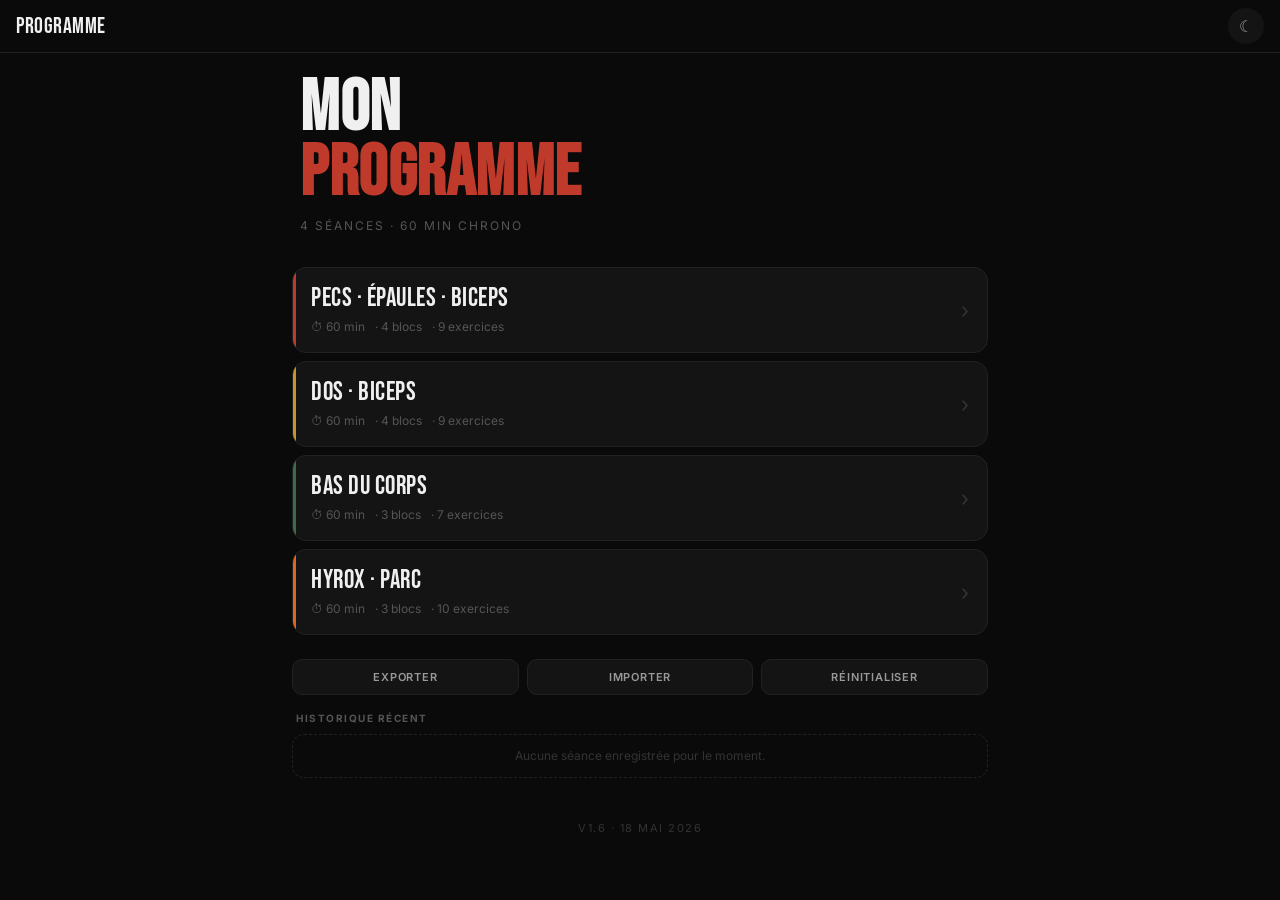
<file: preview.html>
<!DOCTYPE html>
<html lang="fr">
<head>
<meta charset="UTF-8">
<meta name="viewport" content="width=device-width, initial-scale=1.0, viewport-fit=cover, user-scalable=yes">
<meta name="apple-mobile-web-app-capable" content="yes">
<meta name="apple-mobile-web-app-status-bar-style" content="black-translucent">
<meta name="apple-mobile-web-app-title" content="Training">
<meta name="theme-color" content="#0d0d0d">
<title>Programme</title>
<link rel="preconnect" href="https://fonts.googleapis.com">
<link rel="preconnect" href="https://fonts.gstatic.com" crossorigin>
<link href="https://fonts.googleapis.com/css2?family=Bebas+Neue&family=Inter:wght@300;400;500;600;700&display=swap" rel="stylesheet">
<style>
  :root, :root[data-theme="dark"] {
    --bg: #0a0a0a;
    --surface: #141414;
    --surface-2: #1c1c1c;
    --border: #222;
    --text: #f0f0f0;
    --text-2: #999;
    --text-3: #555;
    --text-4: #333;
    --warn-bg: rgba(245, 168, 74, 0.08);
    --warn-border: rgba(245, 168, 74, 0.2);
    --warn-text: #f5a84a;
    --alt-bg: rgba(100, 170, 255, 0.05);
    --alt-border: rgba(100, 170, 255, 0.15);
    --alt-icon: #64aaff;
    --accent: #c03a2b;
    --safe-top: env(safe-area-inset-top, 0px);
    --safe-bottom: env(safe-area-inset-bottom, 0px);
  }

  :root[data-theme="light"] {
    --bg: #f5f4f1;
    --surface: #ffffff;
    --surface-2: #edece7;
    --border: #d8d6cf;
    --text: #1a1a1a;
    --text-2: #55514a;
    --text-3: #8a857c;
    --text-4: #b5b0a6;
    --warn-bg: rgba(200, 110, 20, 0.08);
    --warn-border: rgba(200, 110, 20, 0.25);
    --warn-text: #a8540d;
    --alt-bg: rgba(40, 100, 180, 0.05);
    --alt-border: rgba(40, 100, 180, 0.2);
    --alt-icon: #2d6bb3;
  }

  * { margin: 0; padding: 0; box-sizing: border-box; -webkit-tap-highlight-color: transparent; }

  html, body {
    background: var(--bg);
    color: var(--text);
    font-family: 'Inter', -apple-system, BlinkMacSystemFont, sans-serif;
    font-size: 15px;
    line-height: 1.5;
    -webkit-font-smoothing: antialiased;
    overscroll-behavior: none;
  }

  body {
    min-height: 100%;
    -webkit-overflow-scrolling: touch;
  }

  /* ══ TOP BAR ══ */
  .topbar {
    position: sticky;
    top: 0;
    background: var(--bg);
    border-bottom: 1px solid var(--border);
    padding-top: var(--safe-top);
    z-index: 10;
  }

  .topbar-row {
    height: 52px;
    display: flex;
    align-items: center;
    padding: 0 16px;
    gap: 12px;
  }

  .btn-back {
    width: 36px;
    height: 36px;
    border-radius: 50%;
    background: var(--surface);
    border: none;
    color: var(--text-2);
    cursor: pointer;
    display: none;
    align-items: center;
    justify-content: center;
    font-size: 18px;
    flex-shrink: 0;
  }

  body.view-session .btn-back { display: flex; }

  .topbar-title {
    font-family: 'Bebas Neue', sans-serif;
    font-size: 22px;
    letter-spacing: 0.5px;
    color: var(--text);
    flex: 1;
    overflow: hidden;
    text-overflow: ellipsis;
    white-space: nowrap;
  }

  .topbar-accent {
    width: 8px;
    height: 8px;
    border-radius: 50%;
    background: var(--accent-color, transparent);
    flex-shrink: 0;
    display: none;
  }

  body.view-session .topbar-accent { display: block; }

  /* ══ MAIN ══ */
  main {
    padding-bottom: calc(24px + var(--safe-bottom));
    transition: padding-bottom 0.3s;
  }

  body.timer-active main {
    padding-bottom: calc(110px + var(--safe-bottom));
  }

  .view { display: none; }
  .view.active { display: block; }

  /* ══ HOME VIEW ══ */
  .home-hero {
    padding: 24px 20px 20px;
  }

  .home-version {
    text-align: center;
    padding: 32px 20px 20px;
    font-size: 11px;
    color: var(--text-4);
    letter-spacing: 1.5px;
    text-transform: uppercase;
  }

  .home-hero h1 {
    font-family: 'Bebas Neue', sans-serif;
    font-size: 56px;
    line-height: 0.9;
    letter-spacing: 0.5px;
    color: var(--text);
  }

  .home-hero h1 em {
    font-style: normal;
    color: var(--accent);
    display: block;
  }

  .home-hero p {
    font-size: 12px;
    letter-spacing: 2px;
    text-transform: uppercase;
    color: var(--text-3);
    margin-top: 10px;
  }

  .home-sessions {
    padding: 12px 12px 24px;
    display: flex;
    flex-direction: column;
    gap: 8px;
  }

  .session-card {
    background: var(--surface);
    border: 1px solid var(--border);
    border-radius: 14px;
    padding: 18px 18px 16px;
    cursor: pointer;
    transition: background 0.12s, transform 0.12s;
    position: relative;
    overflow: hidden;
  }

  .session-card:active {
    background: var(--surface-2);
    transform: scale(0.995);
  }

  .session-card::before {
    content: '';
    position: absolute;
    left: 0; top: 0; bottom: 0;
    width: 3px;
    background: var(--accent-color, var(--accent));
  }

  .session-card-name {
    font-family: 'Bebas Neue', sans-serif;
    font-size: 26px;
    letter-spacing: 0.5px;
    line-height: 1;
    color: var(--text);
    margin-bottom: 6px;
  }

  .session-card-meta {
    font-size: 12px;
    color: var(--text-3);
    display: flex;
    flex-wrap: wrap;
    gap: 4px 10px;
  }

  .session-card-meta span {
    white-space: nowrap;
  }

  .session-card-arrow {
    position: absolute;
    right: 18px;
    top: 50%;
    transform: translateY(-50%);
    color: var(--text-4);
    font-size: 22px;
  }

  /* ══ SESSION VIEW ══ */
  .session-hero {
    padding: 20px 20px 24px;
    border-bottom: 1px solid var(--border);
    position: relative;
    overflow: hidden;
  }

  .session-hero::after {
    content: '';
    position: absolute;
    left: 0; right: 0; bottom: 0;
    height: 2px;
    background: var(--accent-color);
  }

  .session-hero h1 {
    font-family: 'Bebas Neue', sans-serif;
    font-size: 42px;
    letter-spacing: 0.5px;
    line-height: 0.95;
    color: var(--text);
  }

  .session-pills {
    display: flex;
    flex-wrap: wrap;
    gap: 6px;
    margin-top: 14px;
  }

  .session-pill {
    font-size: 11px;
    color: var(--text-2);
    background: var(--surface);
    border: 1px solid var(--border);
    padding: 4px 10px;
    border-radius: 999px;
    letter-spacing: 0.3px;
  }

  .session-pill.primary {
    color: var(--accent-color);
    border-color: color-mix(in srgb, var(--accent-color) 40%, transparent);
    background: color-mix(in srgb, var(--accent-color) 12%, transparent);
  }

  /* ══ BLOC ══ */
  .bloc {
    padding: 28px 20px 0;
  }

  .bloc-header {
    margin-bottom: 14px;
    display: flex;
    align-items: flex-start;
    gap: 12px;
  }

  .bloc-num {
    font-family: 'Bebas Neue', sans-serif;
    font-size: 42px;
    line-height: 0.85;
    color: var(--accent-color);
    letter-spacing: 0.5px;
    flex-shrink: 0;
  }

  .bloc-title-group {
    flex: 1;
    padding-top: 4px;
    min-width: 0;
  }

  .bloc-name {
    font-family: 'Bebas Neue', sans-serif;
    font-size: 22px;
    letter-spacing: 0.5px;
    color: var(--text);
    line-height: 1.1;
  }

  .bloc-sub {
    font-size: 12px;
    color: var(--text-3);
    margin-top: 3px;
  }

  .bloc-duration {
    display: inline-block;
    font-size: 11px;
    color: var(--text-2);
    background: var(--surface);
    border: 1px solid var(--border);
    padding: 3px 8px;
    border-radius: 6px;
    margin-top: 6px;
    font-variant-numeric: tabular-nums;
  }

  /* ══ EXERCISE CARD ══ */
  .ex {
    background: var(--surface);
    border: 1px solid var(--border);
    border-radius: 12px;
    margin-bottom: 10px;
    overflow: hidden;
  }

  .ex-head {
    display: flex;
    align-items: center;
    padding: 14px 16px;
    gap: 12px;
    cursor: pointer;
    user-select: none;
  }

  .ex-head:active { background: var(--surface-2); }

  .ex-num {
    font-family: 'Bebas Neue', sans-serif;
    font-size: 20px;
    color: var(--accent-color);
    font-weight: 400;
    min-width: 24px;
    flex-shrink: 0;
    letter-spacing: 0.5px;
  }

  .ex-head-text {
    flex: 1;
    min-width: 0;
  }

  .ex-name {
    font-size: 15px;
    font-weight: 600;
    color: var(--text);
    line-height: 1.25;
  }

  .ex-sub {
    font-size: 11px;
    color: var(--text-3);
    margin-top: 2px;
    line-height: 1.3;
  }

  .ex-chevron {
    color: var(--text-4);
    font-size: 14px;
    transition: transform 0.2s;
    flex-shrink: 0;
  }

  .ex.open .ex-chevron { transform: rotate(90deg); }

  /* Stats — always visible. Flex-based so the last row always fills the width */
  .ex-stats {
    display: flex;
    flex-wrap: wrap;
    gap: 1px;
    background: var(--border);
    border-top: 1px solid var(--border);
  }

  .stat {
    background: var(--surface);
    padding: 10px 8px 11px;
    text-align: center;
    flex: 1 1 0;
    min-width: 0;
  }

  /* 5 stats: 3 on top row, 2 on bottom. Force 33% on top 3, 50% on bottom 2 */
  .ex-stats.cols-5 .stat { flex-basis: calc(33.333% - 1px); }
  .ex-stats.cols-5 .stat:nth-child(n+4) { flex-basis: calc(50% - 1px); }

  /* 6 stats: 3+3 */
  .ex-stats.cols-6 .stat { flex-basis: calc(33.333% - 1px); }

  /* 4 stats: 2+2 on narrow screens, 4 on wider */
  .ex-stats.cols-4 .stat { flex-basis: calc(25% - 1px); }

  /* 3 stats: 3 columns */
  .ex-stats.cols-3 .stat { flex-basis: calc(33.333% - 1px); }

  /* 2 stats: half-half */
  .ex-stats.cols-2 .stat { flex-basis: calc(50% - 1px); }

  /* 1 stat: full width */
  .ex-stats.cols-1 .stat { flex-basis: 100%; }

  @media (max-width: 400px) {
    .ex-stats.cols-4 .stat { flex-basis: calc(50% - 1px); }
    .ex-stats.cols-5 .stat { flex-basis: calc(33.333% - 1px); }
    .ex-stats.cols-5 .stat:nth-child(n+4) { flex-basis: calc(50% - 1px); }
  }

  .stat-label {
    font-size: 9px;
    letter-spacing: 1.2px;
    text-transform: uppercase;
    color: var(--text-3);
    margin-bottom: 2px;
  }

  .stat-value {
    font-family: 'Bebas Neue', sans-serif;
    font-size: 20px;
    line-height: 1;
    color: var(--text);
    font-variant-numeric: tabular-nums;
    letter-spacing: 0.3px;
  }

  .stat.rest .stat-value { color: var(--accent-color); }

  /* Details — collapsible */
  .ex-details {
    display: none;
    padding: 14px 16px 16px;
    border-top: 1px solid var(--border);
    background: var(--surface-2);
  }

  .ex.open .ex-details { display: block; }

  .detail-label {
    font-size: 10px;
    letter-spacing: 1.5px;
    text-transform: uppercase;
    color: var(--text-3);
    font-weight: 600;
    margin-bottom: 4px;
  }

  .detail-text {
    font-size: 13px;
    color: var(--text-2);
    line-height: 1.55;
  }

  .detail-block + .detail-block {
    margin-top: 14px;
  }

  .detail-warn {
    display: flex;
    gap: 8px;
    font-size: 12.5px;
    color: var(--warn-text);
    line-height: 1.5;
    padding: 10px 12px;
    background: var(--warn-bg);
    border: 1px solid var(--warn-border);
    border-radius: 8px;
    margin-top: 12px;
  }

  .detail-warn::before {
    content: '⚠';
    flex-shrink: 0;
  }

  .detail-alt {
    display: flex;
    gap: 8px;
    font-size: 12.5px;
    color: var(--text-2);
    line-height: 1.5;
    padding: 10px 12px;
    background: var(--alt-bg);
    border: 1px solid var(--alt-border);
    border-radius: 8px;
    margin-top: 12px;
  }

  .detail-alt::before {
    content: '↻';
    flex-shrink: 0;
    color: var(--alt-icon);
    font-size: 14px;
  }

  .detail-alt strong {
    color: var(--text);
    font-weight: 600;
    display: block;
    margin-bottom: 2px;
  }

  /* ══ SUPERSET ══ */
  .superset {
    margin-bottom: 10px;
    background: var(--surface);
    border: 1px solid var(--accent-color);
    border-radius: 12px;
    overflow: hidden;
  }

  .superset-banner {
    padding: 8px 16px;
    background: var(--accent-color);
    color: #fff;
    font-size: 11px;
    font-weight: 700;
    letter-spacing: 2px;
    text-transform: uppercase;
    text-align: center;
  }

  .superset .ex {
    border: none;
    border-radius: 0;
    margin-bottom: 0;
    border-bottom: 1px solid var(--border);
    background: var(--surface);
  }

  .superset .ex:last-of-type {
    border-bottom: none;
  }

  .superset-footer {
    padding: 10px 16px;
    font-size: 12px;
    color: var(--text-2);
    border-top: 1px solid var(--border);
    background: var(--surface-2);
    text-align: center;
  }

  /* ══ HYROX SPECIFIC ══ */
  .hyrox-round {
    background: var(--surface);
    border: 1px solid var(--border);
    border-radius: 12px;
    padding: 14px 16px;
    margin-bottom: 10px;
    display: grid;
    grid-template-columns: 36px 1fr;
    gap: 12px;
  }

  .round-num {
    font-family: 'Bebas Neue', sans-serif;
    font-size: 28px;
    color: var(--accent-color);
    line-height: 1;
    align-self: start;
  }

  .round-body {
    display: flex;
    flex-direction: column;
    gap: 10px;
  }

  .round-part {
    display: flex;
    align-items: flex-start;
    gap: 10px;
  }

  .round-part-icon {
    font-size: 18px;
    flex-shrink: 0;
    line-height: 1;
    margin-top: 2px;
  }

  .round-part-info { flex: 1; min-width: 0; }

  .round-part-label {
    font-size: 11px;
    letter-spacing: 1px;
    text-transform: uppercase;
    color: var(--text-3);
    font-weight: 600;
  }

  .round-part-val {
    font-size: 14px;
    color: var(--text);
    font-weight: 500;
    margin-top: 1px;
  }

  .round-part-sub {
    font-size: 12px;
    color: var(--text-3);
    margin-top: 3px;
    line-height: 1.4;
  }

  .hyrox-note {
    font-size: 12px;
    color: var(--text-3);
    line-height: 1.5;
    padding: 12px 14px;
    background: var(--surface);
    border: 1px solid var(--border);
    border-radius: 10px;
    margin: 8px 0 12px;
  }

  .amrap-item {
    display: grid;
    grid-template-columns: 32px 1fr;
    gap: 10px;
    padding: 12px 14px;
    background: var(--surface);
    border: 1px solid var(--border);
    border-radius: 10px;
    margin-bottom: 8px;
  }

  .amrap-item + .amrap-item { margin-top: 0; }

  .amrap-icon {
    font-size: 18px;
    line-height: 1.1;
  }

  .amrap-label {
    font-size: 10px;
    letter-spacing: 1px;
    text-transform: uppercase;
    color: var(--text-3);
    font-weight: 600;
  }

  .amrap-val {
    font-size: 14px;
    color: var(--text);
    font-weight: 500;
    margin-top: 1px;
  }

  .amrap-sub {
    font-size: 12px;
    color: var(--text-3);
    margin-top: 2px;
  }

  .amrap-note {
    font-size: 13px;
    color: var(--accent-color);
    font-weight: 500;
    margin-top: 8px;
    padding: 10px 12px;
    background: color-mix(in srgb, var(--accent-color) 8%, transparent);
    border-radius: 8px;
    text-align: center;
  }

  /* ══ THEME TOGGLE ══ */
  .btn-theme {
    width: 36px;
    height: 36px;
    border-radius: 50%;
    background: var(--surface);
    border: none;
    color: var(--text-2);
    cursor: pointer;
    display: flex;
    align-items: center;
    justify-content: center;
    font-size: 16px;
    flex-shrink: 0;
  }

  .btn-theme:active { background: var(--surface-2); }

  /* ══ BLOC NAV (sticky below topbar) ══ */
  .bloc-nav {
    position: sticky;
    top: calc(52px + var(--safe-top));
    z-index: 5;
    background: var(--bg);
    border-bottom: 1px solid var(--border);
    padding: 8px 12px;
    display: flex;
    gap: 6px;
    overflow-x: auto;
    scrollbar-width: none;
    -webkit-overflow-scrolling: touch;
  }

  .bloc-nav::-webkit-scrollbar { display: none; }

  .bloc-nav-btn {
    flex-shrink: 0;
    min-width: 44px;
    height: 40px;
    padding: 0 12px;
    background: var(--surface);
    border: 1px solid var(--border);
    border-radius: 10px;
    color: var(--text-2);
    font-family: 'Bebas Neue', sans-serif;
    font-size: 16px;
    letter-spacing: 0.5px;
    cursor: pointer;
    display: flex;
    align-items: center;
    gap: 6px;
    white-space: nowrap;
  }

  .bloc-nav-btn .num {
    color: var(--accent-color);
    font-size: 18px;
  }

  .bloc-nav-btn.active {
    background: var(--accent-color);
    border-color: var(--accent-color);
    color: #fff;
  }

  .bloc-nav-btn.active .num {
    color: #fff;
  }

  .bloc {
    scroll-margin-top: calc(52px + 56px + var(--safe-top));
  }

  /* ══ NOTES ══ */
  .ex-note-indicator {
    display: none;
    width: 6px;
    height: 6px;
    border-radius: 50%;
    background: var(--accent-color);
    flex-shrink: 0;
    margin-right: 2px;
  }

  .ex.has-note .ex-note-indicator { display: block; }

  .ex-note {
    border-top: 1px solid var(--border);
    background: var(--surface-2);
    padding: 12px 16px;
  }

  .ex-note-label {
    font-size: 10px;
    letter-spacing: 1.5px;
    text-transform: uppercase;
    color: var(--text-3);
    font-weight: 600;
    margin-bottom: 6px;
    display: flex;
    align-items: center;
    justify-content: space-between;
  }

  .ex-note-clear {
    background: none;
    border: none;
    color: var(--text-3);
    font-size: 11px;
    cursor: pointer;
    letter-spacing: 0;
    text-transform: none;
    font-weight: 400;
  }

  .ex-note-clear:active { color: var(--text); }

  .ex-note textarea {
    width: 100%;
    background: var(--bg);
    border: 1px solid var(--border);
    border-radius: 8px;
    color: var(--text);
    font-family: inherit;
    font-size: 13px;
    line-height: 1.5;
    padding: 10px 12px;
    resize: vertical;
    min-height: 60px;
    outline: none;
    -webkit-appearance: none;
  }

  .ex-note textarea:focus {
    border-color: var(--accent-color);
  }

  /* ══ REST TIMER BUTTON (inline in stats row) ══ */
  .stat.rest {
    cursor: pointer;
    position: relative;
    transition: background 0.12s;
  }

  .stat.rest:active { background: var(--surface-2); }

  .stat.rest::after {
    content: '▶';
    position: absolute;
    top: 4px;
    right: 6px;
    font-size: 8px;
    color: var(--accent-color);
    opacity: 0.6;
  }

  /* ══ CHARGE TRACKER ══ */
  .ex-charge {
    border-top: 1px solid var(--border);
    background: var(--surface-2);
    padding: 12px 16px;
  }

  .ex-charge-row {
    display: flex;
    align-items: center;
    gap: 10px;
  }

  .ex-charge-label {
    font-size: 10px;
    letter-spacing: 1.5px;
    text-transform: uppercase;
    color: var(--text-3);
    font-weight: 600;
    flex-shrink: 0;
  }

  .ex-charge-input {
    flex: 1;
    background: var(--bg);
    border: 1px solid var(--border);
    border-radius: 8px;
    color: var(--text);
    font-family: 'Bebas Neue', sans-serif;
    font-size: 18px;
    letter-spacing: 0.5px;
    padding: 6px 12px;
    outline: none;
    -webkit-appearance: none;
    text-align: center;
    min-width: 0;
  }

  .ex-charge-input:focus { border-color: var(--accent-color); }

  .ex-charge-input::placeholder {
    color: var(--text-4);
    font-family: inherit;
  }

  .ex-charge-save {
    background: var(--accent-color);
    border: none;
    border-radius: 8px;
    color: #fff;
    font-size: 11px;
    font-weight: 600;
    letter-spacing: 1px;
    padding: 8px 14px;
    text-transform: uppercase;
    cursor: pointer;
    flex-shrink: 0;
  }

  .ex-charge-save:active { opacity: 0.7; }

  .ex-charge-save.saved {
    background: var(--surface);
    color: var(--text-3);
    border: 1px solid var(--border);
  }

  .ex-charge-history {
    display: flex;
    flex-wrap: wrap;
    gap: 6px;
    margin-top: 8px;
  }

  .ex-charge-history:empty { display: none; }

  .history-chip {
    font-size: 11px;
    color: var(--text-3);
    background: var(--surface);
    border: 1px solid var(--border);
    padding: 3px 8px;
    border-radius: 6px;
    font-variant-numeric: tabular-nums;
    cursor: pointer;
    transition: border-color 0.12s, background 0.12s;
    user-select: none;
    -webkit-user-select: none;
    position: relative;
  }

  .history-chip:active {
    background: var(--surface-2);
  }

  .history-chip.editing {
    border-color: var(--accent-color);
    background: color-mix(in srgb, var(--accent-color) 10%, var(--surface));
  }

  .history-chip.deleting {
    border-color: #d9534f;
    background: color-mix(in srgb, #d9534f 15%, var(--surface));
    color: #d9534f;
  }

  .history-chip.deleting strong { color: #d9534f; }

  .history-chip strong {
    color: var(--text-2);
    font-weight: 600;
  }

  /* ══ EDIT DIALOG for charge history ══ */
  .edit-backdrop {
    position: fixed;
    inset: 0;
    background: rgba(0,0,0,0.6);
    z-index: 100;
    display: none;
    align-items: flex-end;
    justify-content: center;
    padding: 20px;
    padding-bottom: calc(20px + var(--safe-bottom));
  }

  .edit-backdrop.active { display: flex; }

  .edit-panel {
    background: var(--bg);
    border: 1px solid var(--border);
    border-radius: 16px;
    padding: 20px;
    width: 100%;
    max-width: 380px;
    display: flex;
    flex-direction: column;
    gap: 14px;
  }

  .edit-title {
    font-family: 'Bebas Neue', sans-serif;
    font-size: 20px;
    color: var(--text);
    letter-spacing: 0.5px;
  }

  .edit-sub {
    font-size: 12px;
    color: var(--text-3);
    margin-top: -10px;
  }

  .edit-input {
    width: 100%;
    background: var(--surface);
    border: 1px solid var(--border);
    border-radius: 10px;
    color: var(--text);
    font-family: 'Bebas Neue', sans-serif;
    font-size: 26px;
    letter-spacing: 0.5px;
    padding: 12px 16px;
    outline: none;
    -webkit-appearance: none;
    text-align: center;
  }

  .edit-input:focus { border-color: var(--accent-color); }

  .edit-actions {
    display: flex;
    gap: 8px;
    margin-top: 4px;
  }

  .edit-btn {
    flex: 1;
    border: 1px solid var(--border);
    background: var(--surface);
    color: var(--text);
    padding: 12px;
    border-radius: 10px;
    font-size: 13px;
    font-weight: 500;
    cursor: pointer;
    -webkit-appearance: none;
    font-family: inherit;
  }

  .edit-btn.primary {
    background: var(--accent-color);
    color: #fff;
    border-color: var(--accent-color);
  }

  .edit-btn.danger {
    color: #d9534f;
    border-color: color-mix(in srgb, #d9534f 40%, var(--border));
  }

  .edit-btn:active { opacity: 0.7; }

  .history-chip.latest strong {
    color: var(--accent-color);
  }

  /* ══ TIMER OVERLAY ══ */
  .timer-overlay {
    position: fixed;
    bottom: calc(16px + var(--safe-bottom));
    left: 50%;
    transform: translateX(-50%) translateY(200%);
    transition: transform 0.3s cubic-bezier(0.2, 0.9, 0.3, 1), opacity 0.2s, visibility 0s 0.3s;
    visibility: hidden;
    opacity: 0;
    z-index: 50;
    background: var(--surface);
    border: 1px solid var(--border);
    border-radius: 16px;
    padding: 14px 18px;
    display: flex;
    align-items: center;
    gap: 14px;
    box-shadow: 0 10px 40px rgba(0,0,0,0.4);
    min-width: 260px;
    max-width: calc(100% - 24px);
    pointer-events: none;
  }

  .timer-overlay.active {
    transform: translateX(-50%) translateY(0);
    visibility: visible;
    opacity: 1;
    pointer-events: auto;
    transition: transform 0.3s cubic-bezier(0.2, 0.9, 0.3, 1), opacity 0.2s, visibility 0s;
  }

  /* Always hide timer when on home view */
  body.view-home .timer-overlay {
    display: none !important;
  }

  .timer-overlay.ending {
    animation: pulseBg 0.6s ease-in-out infinite alternate;
  }

  @keyframes pulseBg {
    from { box-shadow: 0 10px 40px rgba(0,0,0,0.4); }
    to { box-shadow: 0 0 0 4px color-mix(in srgb, var(--accent-color) 40%, transparent), 0 10px 40px rgba(0,0,0,0.4); }
  }

  .timer-overlay.done .timer-value {
    color: var(--accent-color);
  }

  .timer-info {
    flex: 1;
    min-width: 0;
  }

  .timer-label {
    font-size: 10px;
    letter-spacing: 1.5px;
    text-transform: uppercase;
    color: var(--text-3);
    font-weight: 600;
    line-height: 1;
    margin-bottom: 4px;
  }

  .timer-value {
    font-family: 'Bebas Neue', sans-serif;
    font-size: 36px;
    line-height: 0.9;
    color: var(--text);
    font-variant-numeric: tabular-nums;
    letter-spacing: 1px;
  }

  .timer-close {
    background: var(--surface-2);
    border: none;
    color: var(--text-2);
    font-size: 16px;
    width: 32px;
    height: 32px;
    border-radius: 50%;
    cursor: pointer;
    flex-shrink: 0;
  }

  .timer-close:active { background: var(--border); }

  .timer-extend {
    background: var(--accent-color);
    border: none;
    color: #fff;
    font-size: 11px;
    font-weight: 600;
    letter-spacing: 0.5px;
    padding: 8px 12px;
    border-radius: 8px;
    cursor: pointer;
    flex-shrink: 0;
  }

  .timer-extend:active { opacity: 0.75; }

  /* ══ Responsive tweaks ══ */
  @media (min-width: 600px) {
    .home-hero h1 { font-size: 72px; }
    .session-hero h1 { font-size: 56px; }
    main { max-width: 720px; margin: 0 auto; }
  }


  /* ══ USER FEATURES: PROGRESS, HISTORY, EXPORT ══ */
  .home-tools {
    padding: 0 12px 12px;
    display: grid;
    grid-template-columns: repeat(3, 1fr);
    gap: 8px;
  }

  .home-tool-btn,
  .session-tool-btn {
    background: var(--surface);
    border: 1px solid var(--border);
    color: var(--text-2);
    border-radius: 10px;
    padding: 10px 8px;
    font-family: inherit;
    font-size: 11px;
    font-weight: 600;
    letter-spacing: 0.8px;
    text-transform: uppercase;
    cursor: pointer;
    -webkit-appearance: none;
  }

  .home-tool-btn:active,
  .session-tool-btn:active { background: var(--surface-2); }

  .home-history {
    padding: 4px 12px 10px;
  }

  .home-history-title {
    font-size: 10px;
    letter-spacing: 1.5px;
    text-transform: uppercase;
    color: var(--text-3);
    font-weight: 700;
    margin: 0 4px 8px;
  }

  .history-empty {
    color: var(--text-4);
    font-size: 12px;
    padding: 12px 14px;
    border: 1px dashed var(--border);
    border-radius: 12px;
    text-align: center;
  }

  .history-item {
    background: var(--surface);
    border: 1px solid var(--border);
    border-radius: 12px;
    padding: 12px 14px;
    margin-bottom: 8px;
  }

  .history-item-top {
    display: flex;
    justify-content: space-between;
    gap: 10px;
    align-items: flex-start;
  }

  .history-item-title {
    font-size: 14px;
    font-weight: 700;
    color: var(--text);
  }

  .history-item-date {
    font-size: 11px;
    color: var(--text-3);
    white-space: nowrap;
  }

  .history-item-meta {
    font-size: 12px;
    color: var(--text-2);
    margin-top: 4px;
  }

  .session-progress {
    padding: 14px 20px 16px;
    border-bottom: 1px solid var(--border);
    background: var(--bg);
  }

  .progress-row {
    display: flex;
    justify-content: space-between;
    align-items: center;
    gap: 12px;
    margin-bottom: 8px;
  }

  .progress-label {
    font-size: 10px;
    letter-spacing: 1.5px;
    text-transform: uppercase;
    color: var(--text-3);
    font-weight: 700;
  }

  .progress-count {
    font-family: 'Bebas Neue', sans-serif;
    font-size: 20px;
    line-height: 1;
    color: var(--accent-color);
    letter-spacing: 0.5px;
  }

  .progress-track {
    height: 7px;
    border-radius: 999px;
    background: var(--surface-2);
    overflow: hidden;
    border: 1px solid var(--border);
  }

  .progress-fill {
    width: 0%;
    height: 100%;
    background: var(--accent-color);
    border-radius: 999px;
    transition: width 0.2s ease;
  }

  .session-tools {
    display: grid;
    grid-template-columns: 1fr 1fr;
    gap: 8px;
    margin-top: 12px;
  }

  .session-tool-btn.primary {
    background: var(--accent-color);
    border-color: var(--accent-color);
    color: #fff;
  }

  .ex.done {
    border-color: color-mix(in srgb, var(--accent-color) 45%, var(--border));
  }

  .ex.done .ex-name {
    color: var(--text-2);
  }

  .ex-check-wrap {
    flex-shrink: 0;
    display: flex;
    align-items: center;
    justify-content: center;
  }

  .ex-check {
    width: 24px;
    height: 24px;
    border-radius: 7px;
    border: 1px solid var(--border);
    background: var(--bg);
    color: var(--accent-color);
    cursor: pointer;
    accent-color: var(--accent-color);
  }

  .finish-backdrop {
    position: fixed;
    inset: 0;
    background: rgba(0,0,0,0.65);
    z-index: 120;
    display: none;
    align-items: flex-end;
    justify-content: center;
    padding: 20px;
    padding-bottom: calc(20px + var(--safe-bottom));
  }

  .finish-backdrop.active { display: flex; }

  .finish-panel {
    width: 100%;
    max-width: 420px;
    background: var(--bg);
    border: 1px solid var(--border);
    border-radius: 16px;
    padding: 20px;
  }

  .finish-title {
    font-family: 'Bebas Neue', sans-serif;
    font-size: 28px;
    color: var(--text);
    letter-spacing: 0.5px;
    line-height: 1;
  }

  .finish-summary {
    margin-top: 12px;
    color: var(--text-2);
    font-size: 13px;
    line-height: 1.6;
  }

  .finish-textarea {
    width: 100%;
    min-height: 80px;
    resize: vertical;
    background: var(--surface);
    color: var(--text);
    border: 1px solid var(--border);
    border-radius: 10px;
    padding: 10px 12px;
    margin-top: 12px;
    font-family: inherit;
    font-size: 13px;
    outline: none;
  }

  .finish-actions {
    display: flex;
    gap: 8px;
    margin-top: 14px;
  }

  .finish-btn {
    flex: 1;
    border: 1px solid var(--border);
    background: var(--surface);
    color: var(--text);
    border-radius: 10px;
    padding: 12px;
    font-family: inherit;
    font-size: 13px;
    font-weight: 600;
    cursor: pointer;
  }

  .finish-btn.primary {
    background: var(--accent-color);
    color: #fff;
    border-color: var(--accent-color);
  }

  @media (max-width: 420px) {
    .home-tools { grid-template-columns: 1fr; }
  }

</style>
</head>
<body class="view-home">

<header class="topbar">
  <div class="topbar-row">
    <button class="btn-back" id="btn-back" aria-label="Retour">←</button>
    <div class="topbar-title" id="topbar-title">Programme</div>
    <div class="topbar-accent" id="topbar-accent"></div>
    <button class="btn-theme" id="btn-theme" aria-label="Changer de thème">☾</button>
  </div>
</header>

<main id="main">
  <section class="view active" id="view-home">
    <div class="home-hero">
      <h1>MON<br><em>PROGRAMME</em></h1>
      <p>4 séances · 60 min chrono</p>
    </div>
    <div class="home-sessions" id="home-sessions"></div>
    <div class="home-tools">
      <button class="home-tool-btn" id="btn-export">Exporter</button>
      <button class="home-tool-btn" id="btn-import">Importer</button>
      <button class="home-tool-btn" id="btn-reset-data">Réinitialiser</button>
    </div>
    <div class="home-history" id="home-history"></div>
    <input type="file" id="import-file" accept="application/json" hidden>
    <div class="home-version">v1.6 · 18 mai 2026</div>
  </section>

  <section class="view" id="view-session">
    <div id="session-content"></div>
  </section>
</main>

<div class="timer-overlay" id="timer-overlay">
  <div class="timer-info">
    <div class="timer-label" id="timer-label">Repos</div>
    <div class="timer-value" id="timer-value">00:00</div>
  </div>
  <button class="timer-extend" id="timer-extend">+30s</button>
  <button class="timer-close" id="timer-close" aria-label="Fermer">✕</button>
</div>

<div class="edit-backdrop" id="edit-backdrop">
  <div class="edit-panel">
    <div class="edit-title">Modifier la charge</div>
    <div class="edit-sub" id="edit-sub"></div>
    <input type="text" inputmode="decimal" class="edit-input" id="edit-input">
    <div class="edit-actions">
      <button class="edit-btn danger" id="edit-delete">Supprimer</button>
      <button class="edit-btn" id="edit-cancel">Annuler</button>
      <button class="edit-btn primary" id="edit-save">Enregistrer</button>
    </div>
  </div>
</div>

<div class="finish-backdrop" id="finish-backdrop">
  <div class="finish-panel">
    <div class="finish-title">Séance terminée</div>
    <div class="finish-summary" id="finish-summary"></div>
    <textarea class="finish-textarea" id="finish-note" placeholder="Ressenti global, énergie, douleurs, points à retenir…"></textarea>
    <div class="finish-actions">
      <button class="finish-btn" id="finish-cancel">Annuler</button>
      <button class="finish-btn primary" id="finish-save">Enregistrer</button>
    </div>
  </div>
</div>

<script id="payload" type="application/json">{"order": ["pecs", "dos", "bas", "hyrox"], "meta": {"pecs": {"label": "PECS · ÉPAULES", "short": "Pecs", "accent": "#c03a2b", "icon": "🔴"}, "dos": {"label": "DOS · BICEPS", "short": "Dos", "accent": "#c9932e", "icon": "🟡"}, "bas": {"label": "BAS DU CORPS", "short": "Jambes", "accent": "#3d6b45", "icon": "🟢"}, "hyrox": {"label": "HYROX PARC", "short": "Hyrox", "accent": "#d96820", "icon": "🟠"}}, "sessions": {"pecs": {"title": "Pecs · Épaules · Biceps", "pills": ["⏱ ~60 min chrono", "Niveau avancé · ~70 kg", "Force + Hypertrophie", "Matériel regroupé par station"], "blocs": [{"chip": "Bloc 01", "name": "Barre + Rack", "sub": "Force · Pecs + Épaules", "duration": "~22 min · repos 2'30–3'", "icon": "🏋️", "exercises": [{"name": "Développé Couché Barre", "sub": "Barre libre · Rack · Pectoraux moyens + Deltoïdes antérieurs", "execution": "Allongé, pieds à plat au sol, fessiers en contact avec le banc. Prise légèrement plus large que les épaules. Descends la barre vers le bas des pecs (ligne des tétons) en contrôlant 2 sec, touche légèrement, pousse en expirant. Coudes à ~75° du corps — pas à 90° (risque coiffe des rotateurs) ni collés.", "avoid": "Ne rebondis pas la barre sur la poitrine — ça sort les pecs du travail et risque de blesser les côtes.", "alt": {"label": "Alternative si rack occupé", "text": "Développé couché haltères : meilleure amplitude, moins de risque si tu t'entraînes seul. Charge ~30–40 kg par haltère. Ou pompes lestées (gilet) 4×6–8."}, "stats": {"Séries": "4", "Reps": "5–6", "Charge": "55–65 kg", "Tempo": "2-0-1", "Repos": "3 min"}}, {"name": "Développé Militaire Barre", "sub": "Barre libre · Debout · Deltoïdes antérieurs + Médians", "execution": "Debout, prise légèrement plus large que les épaules. Barre au niveau du cou/menton en bas. Pousse verticalement au-dessus de la tête en rentrant légèrement la tête pour laisser passer la barre, puis reporte la tête en avant une fois passée. Gaîne abdominal tout au long — ne cambre pas les lombaires.", "avoid": "Ne cambre pas le dos pour compenser — si tu dois le faire, la charge est trop lourde.", "alt": {"label": "Alternative si barre occupée", "text": "Développé militaire haltères assis (dos droit, sans dossier) : ~20–28 kg par haltère. Plus de stabilisation requise, excellent pour les 3 chefs du deltoïde."}, "stats": {"Séries": "4", "Reps": "6–8", "Charge": "40–50 kg", "Repos": "2'30"}}], "supersets": []}, {"chip": "Bloc 02", "name": "Haltères", "sub": "Épaules · Biceps", "duration": "~18 min · repos 75 sec", "icon": "💪", "exercises": [], "supersets": [{"exercises": [{"name": "Élévations Latérales", "sub": "Haltères · Deltoïdes médians", "execution": "Haltères légers, légère flexion coude. Monte jusqu'à hauteur des épaules, pouce légèrement vers le bas (comme si tu versais un verre). Contrôle la descente en 3 sec.", "avoid": "Pas d'élan — réduis la charge si tu dois te pencher pour monter.", "alt": {"label": "Alternative", "text": "Élévations latérales câble basse (1 bras) : tension constante même en bas. ~7–10 kg par côté."}, "stats": {"Reps": "15", "Charge": "8–12 kg"}}, {"name": "Oiseau Penché", "sub": "Haltères · Deltoïdes postérieurs", "execution": "Buste penché à 45–60°, bras légèrement fléchis. Ouvre les bras en rotation externe en montant. Deltoïde postérieur souvent sous-développé — essentiel pour l'équilibre épaule.", "avoid": "Le mouvement s'arrête à hauteur des épaules — pas au-dessus.", "alt": {"label": "Alternative", "text": "Face pull corde poulie (hauteur yeux) : mêmes muscles avec tension constante. 15–20 reps, ~15–20 kg."}, "stats": {"Reps": "15", "Charge": "10–14 kg"}}], "rest": "Repos entre les rounds : 75 sec"}, {"exercises": [{"name": "Curl Haltères Alterné", "sub": "Haltères · Debout · Chef long biceps", "execution": "Monte un bras à la fois. Supination progressive (tourne la paume vers le ciel en montant). Coude fixe contre le corps. Pause 1 sec en haut.", "avoid": "Pas d'élan du buste — réduis la charge si tu balances.", "alt": {"label": "Alternative", "text": "Curl barre EZ debout ~30–35 kg si haltères tous occupés."}, "stats": {"Reps": "10", "Charge": "12–16 kg"}}, {"name": "Curl Marteau", "sub": "Haltères · Prise neutre · Brachial", "execution": "Pouce vers le haut tout au long du mouvement. Reps lentes, contraction 1 sec en haut. Cible le brachial et le long supinateur — donne l'épaisseur au bras.", "avoid": "Ne retourne pas la paume en chemin — prise neutre stricte.", "alt": {"label": "Alternative", "text": "Curl marteau corde poulie basse : tension constante. ~15–20 kg câble."}, "stats": {"Reps": "10", "Charge": "14–18 kg"}}], "rest": "Repos entre les rounds : 75 sec"}]}, {"chip": "Bloc 03", "name": "Câbles", "sub": "Pecs · Biceps · Tension constante", "duration": "~10 min · repos 60–75 sec", "icon": "🔗", "exercises": [{"name": "Câbles Croisés — Écartés Pecs", "sub": "Poulie haute · Adduction horizontale · Étirement maximum", "execution": "Poulies en position haute. Penché légèrement en avant, bras tendus en arc, ramène les mains vers le centre et légèrement vers le bas. Croise légèrement les mains en fin de mouvement pour maximiser la contraction. Bras toujours légèrement fléchis — ne verrouille jamais les coudes. Contrôle le retour en 3 secondes pour profiter de l'étirement.", "avoid": "Ne tire pas avec les bras fléchis — tu transformes ça en développé debout. L'arc de cercle bras tendus est la clé.", "alt": {"label": "Alternative si poulies occupées", "text": "Écartés haltères couché banc plat : ~14–18 kg par haltère, même mouvement en arc. 3×12. Ou développé décliné haltères pour les pecs inférieurs."}, "stats": {"Séries": "3", "Reps": "12–15", "Charge": "10–16 kg", "Repos": "75 sec"}}, {"name": "Curl Poulie Basse EZ", "sub": "Câble · Barre EZ · Tension constante · Finition biceps", "execution": "Avantage du câble : tension constante sur tout l'arc, même en bas. Reste bien droit, coudes fixes sur les côtés. Reps lentes — l'objectif est la congestion maximale. Les biceps ont déjà bien travaillé sur le superset haltères — reste sur une charge raisonnable et soigne le ressenti.", "avoid": "Ne recule pas les pieds pour te donner de l'élan — ça vide l'exercice de son intérêt.", "alt": {"label": "Alternative si poulie occupée", "text": "Curl haltères incliné sur banc 45° : bras qui pendent derrière toi en étirement maximal. Charge légère (~10–12 kg), reps lentes. Excellent pour la finition."}, "stats": {"Séries": "2", "Reps": "15", "Charge": "15–20 kg", "Repos": "60 sec"}}], "supersets": []}, {"chip": "Bloc 04", "name": "Barres Parallèles", "sub": "Finition pecs inférieurs", "duration": "~5 min · repos 60 sec", "icon": "⚫", "exercises": [{"name": "Dips Pectoraux", "sub": "Barres parallèles · Pecs inférieurs · Poids de corps", "execution": "Penche le buste légèrement en avant (15–30°) pour cibler les pectoraux inférieurs — si tu restes droit, tu travailles surtout les triceps. Descends jusqu'à ce que les épaules soient sous les coudes, remonte sans verrouiller les coudes. Excellent exercice de finition car il étire bien les pecs en position basse — les muscles sont déjà bien fatigués à ce stade.", "avoid": "Ne descends pas trop bas si tu ressens une gêne à l'épaule antérieure — arrête-toi quand les bras sont parallèles au sol.", "alt": {"label": "Alternative si barres non dispo", "text": "Développé décliné haltères sur banc décliné (~20–26 kg par haltère) : cible pareillement les pecs inférieurs. Ou pompes pieds surélevés sur banc 3×15."}, "stats": {"Séries": "3", "Reps": "10–15", "Charge": "Poids de corps", "Repos": "60 sec"}}], "supersets": []}]}, "dos": {"title": "Dos · Biceps", "pills": ["⏱ 60 min chrono", "Niveau avancé", "~70 kg corps", "Barres · Câbles · Traction"], "blocs": [{"chip": "Bloc 01", "name": "Force", "duration": "~22 min · repos 2 min", "exercises": [{"name": "Tractions — Tempo 3-1-1", "sub": "Barre de traction · Prise pronation (mains vers le sol)", "execution": "Prise un peu plus large que les épaules. Initie le mouvement en rentrant les omoplates avant de tirer. Descends en 3 secondes, pause 1 sec bras quasi tendus (garde une légère flexion), remonte en 1 sec. Regarde légèrement vers le haut en montant.", "avoid": "Ne laisse pas les épaules remonter vers les oreilles en haut du mouvement — tiens les omoplates basses et serrées.", "alt": {"label": "Alternative si barre indisponible", "text": "Tractions australiennes (barre Smith ou barre basse ~1m) : corps incliné sous la barre, talons au sol, tire la poitrine vers la barre. Même tempo 3-1-1."}, "stats": {"Séries": "4", "Reps": "6–8", "Charge": "Poids de corps", "Tempo": "3-1-1", "Repos": "2 min"}}, {"name": "Rowing Barre — Yates Row", "sub": "Barre libre · Prise pronation (mains vers le sol)", "execution": "Buste incliné à 70–80° (légèrement plus droit qu'un rowing classique). Tire la barre vers le bas du ventre / nombril, coudes collés au corps. Dos plat, cuisses gaînées. Contrôle la descente — pas de lâcher.", "avoid": "Ne laisse pas le bas du dos s'arrondir sous la charge. Si ça arrondit, descends le poids.", "alt": {"label": "Alternative si barre occupée", "text": "Rowing 1 bras haltère appuyé sur banc : genou et main d'appui sur le banc, tire l'haltère vers la hanche. Avantage : amplitude plus grande et isolation parfaite de chaque côté. Même charge par bras."}, "stats": {"Séries": "4", "Reps": "6–8", "Charge": "60–70 kg", "Repos": "2 min"}}], "supersets": []}, {"chip": "Bloc 02", "name": "Hypertrophie", "duration": "~13 min · repos 60 sec", "exercises": [{"name": "Rowing Poulie Basse", "sub": "Câble · Poignée neutre (paumes face à face)", "execution": "Assis, dos droit (pas de balancement). Tire la poignée vers le bas du sternum, fais une pause d'1 sec en contractant les rhomboïdes, puis relâche lentement. Ne te penche pas en arrière pour compenser — ça transfère la charge sur les lombaires.", "avoid": "Évite de laisser les épaules partir en avant en fin d'extension — ça sur-sollicite l'articulation.", "alt": {"label": "Alternative si poulie occupée", "text": "Rowing 1 bras haltère genou sur banc : même mouvement de tirage, poignet neutre, pause squeeze en haut. 10–12 reps par côté. Charge équivalente par bras (~25–30 kg)."}, "stats": {"Séries": "3", "Reps": "10–12", "Charge": "50–60 kg", "Repos": "60 sec"}}, {"name": "Tirage Vertical Prise Neutre", "sub": "Poulie haute ou machine · Poignée serrée neutre", "execution": "Buste très légèrement incliné en arrière. Descends la barre vers le haut du buste (jamais derrière la nuque). Coudes qui viennent vers les hanches. Cherche l'étirement maximal du grand dorsal en haut — sens le muscle s'allonger avant de retirer.", "avoid": "Ne tire pas derrière la nuque — gros risque cervical. La barre s'arrête au niveau du menton / clavicules.", "alt": {"label": "Alternative si machine occupée", "text": "Tractions prise serrée neutre à la barre (si des anneaux ou poignées neutres sont disponibles) — ou tractions prise supination (prise en dessous), qui cible le même angle et intègre davantage les biceps."}, "stats": {"Séries": "3", "Reps": "10–12", "Charge": "55–65 kg", "Repos": "60 sec"}}, {"name": "Pull-over Poulie Haute", "sub": "Câble · Corde ou barre droite · Bras tendus", "execution": "Debout, légèrement penché en avant, bras quasi tendus (micro-flexion du coude). L'axe de rotation est l'épaule uniquement — les coudes ne fléchissent pas pendant le mouvement. Descends la corde jusqu'aux hanches, remonte lentement en sentant l'étirement du dorsal. Exercice d'isolation pure.", "avoid": "Si tu fléchis les coudes, tu transformes le mouvement en pushdown — la charge doit rester légère pour garder la tension sur le dorsal.", "alt": {"label": "Alternative si poulie occupée", "text": "Pull-over haltère allongé sur banc : 1 haltère tenu à deux mains, descends les bras derrière la tête (étirement maximal du dorsal), remonte bras quasi tendus. ~15–20 kg. Très efficace en étirement."}, "stats": {"Séries": "3", "Reps": "12–15", "Charge": "20–25 kg", "Repos": "60 sec"}}], "supersets": []}, {"chip": "Bloc 03", "name": "Finition Dos", "duration": "~4 min · repos 45 sec", "exercises": [{"name": "Face Pull Corde", "sub": "Câble · Hauteur des yeux · Corde double", "execution": "Poulie à hauteur des yeux, prise les pouces vers toi. Tire vers le visage en gardant les coudes à hauteur des épaules ou plus haut. Ouvre les bras en fin de mouvement (rotation externe maximale) — c'est là que les rhomboïdes et la coiffe travaillent vraiment. Pause 1 sec, relâche contrôlé.", "avoid": "Ne tire pas avec les coudes vers le bas — c'est devenu un tirage horizontal classique, tu perds l'effet rotation externe.", "alt": {"label": "Alternative si poulie occupée", "text": "Oiseau haltères debout penché (butterfly inversé) : buste penché à 45°, haltères légers (~6–10 kg), bras légèrement fléchis, ouvre les bras en arc en rotation externe. Même muscles, même intensité — 15–20 reps."}, "stats": {"Séries": "3", "Reps": "15–20", "Charge": "15–20 kg", "Repos": "45 sec"}}], "supersets": []}, {"chip": "Bloc 04", "name": "Biceps", "duration": "~10 min", "exercises": [{"name": "Curl Poulie Basse EZ", "sub": "Câble · Barre EZ · Finition", "execution": "Avantage du câble : tension constante sur tout l'arc du mouvement, même en bas (contrairement aux haltères). Reste bien droit, coudes fixes sur les côtés. Reps lentes et contrôlées — l'objectif ici est la congestion maximale en fin de séance, pas la charge.", "avoid": "Ne recule pas les pieds pour te donner de l'élan — ça vide l'exercice de son intérêt.", "alt": {"label": "Alternative si poulie occupée", "text": "Curl haltères incliné sur banc (~45°) : assis sur banc incliné, bras qui pendent derrière toi — ça met le biceps en étirement maximal dès le départ. Charge légère (~10–12 kg), reps lentes. Excellent pour la finition."}, "stats": {"Séries": "2", "Reps": "15", "Charge": "20–25 kg", "Repos": "45 sec"}}], "supersets": [{"exercises": [{"name": "Curl Haltères Alterné", "sub": "Haltères · Debout", "execution": "Monte un bras à la fois. Effectue une supination progressive (tourne la paume vers le ciel en montant). Coude fixe contre le corps — ne le projette pas en avant.", "avoid": "Pas d'élan du buste pour compenser.", "alt": {"label": "Alternative", "text": "Curl barre EZ debout : même rep range, charge ~30–35 kg. Moins d'isolation par côté mais utile si haltères libres occupés."}, "stats": {"Reps": "10", "Charge": "12–16 kg"}}, {"name": "Curl Marteau", "sub": "Haltères · Prise neutre", "execution": "Pouce vers le haut tout au long du mouvement, pas de rotation. Mouvement lent et contrôlé. Tiens la contraction 1 sec en haut. Cible le brachial et le long supinateur — donne l'épaisseur.", "avoid": "Ne retourne pas la paume en chemin — garde la prise neutre.", "alt": {"label": "Alternative", "text": "Curl marteau à la corde poulie basse : tension constante sur tout l'arc, excellent si haltères libres sont tous pris. ~15–20 kg câble, même rep range."}, "stats": {"Reps": "10", "Charge": "14–18 kg"}}], "rest": "Repos entre les rounds : 75 sec"}]}]}, "bas": {"title": "Bas du corps", "pills": ["⏱ 60 min chrono", "Niveau avancé", "Force + Hypertrophie", "🦵 Genoux sensibles"], "blocs": [{"chip": "Bloc 01", "name": "Force", "duration": "~22 min · repos 2'30–3'", "exercises": [{"name": "Squat Barre — Back Squat", "sub": "Barre libre · Rack · Profondeur contrôlée", "execution": "Pieds largeur d'épaules, légèrement ouverts (15–30°). Barre posée sur les trapèzes moyens (low bar) ou hauts (high bar — genoux plus sollicités). Descends en poussant les genoux dans l'axe des orteils, buste légèrement incliné, dos gaîné. Descend jusqu'à la parallèle ou juste en dessous selon le confort.", "avoid": "Ne laisse pas les genoux s'effondrer vers l'intérieur (valgus) sous la charge — c'est le premier facteur de blessure.", "alt": {"label": "Alternative si rack occupé ou douleur", "text": "Squat goblet avec kettlebell ou haltère (~20–30 kg) : tenu contre la poitrine, favorise un buste droit et réduit la pression sur les genoux. Ou presse à cuisses pieds hauts (voir exo 3) comme remplacement direct."}, "stats": {"Séries": "4", "Reps": "5–6", "Charge": "80–100 kg", "Repos": "3 min"}}, {"name": "Romanian Deadlift", "sub": "Barre libre · Ischio-jambiers + Fessiers", "execution": "Debout, barre en pronation dans les mains. Descends la barre le long des jambes en poussant les hanches vers l'arrière (hip hinge), jambes quasi tendues (légère flexion genou). Sens l'étirement maximal des ischios avant de remonter en contractant les fessiers. Dos strictement plat tout au long.", "avoid": "Ne laisse pas le bas du dos s'arrondir en bas du mouvement — arrête-toi quand tu sens la limite de ton étirement ischio.", "alt": {"label": "Alternative si barre occupée", "text": "Romanian deadlift haltères : exactement le même mouvement, 2 haltères (~25–35 kg chacun). Amplitude souvent meilleure car les haltères passent à l'extérieur des jambes. Même charges et reps."}, "stats": {"Séries": "4", "Reps": "6–8", "Charge": "70–90 kg", "Repos": "2'30"}}], "supersets": []}, {"chip": "Bloc 02", "name": "Hypertrophie", "duration": "~18 min · repos 90 sec", "exercises": [{"name": "Presse à Cuisses — Pieds Hauts", "sub": "Machine guidée · Fessiers + Ischios prioritaires", "execution": "Place les pieds en haut de la plateforme (largeur d'épaules). Cette position haute réduit la flexion du genou et transfère le travail vers les fessiers et ischios. Descends jusqu'à 90° de flexion max — les lombaires ne doivent pas décoller du dossier. Remonte sans verrouiller les genoux en haut.", "avoid": "Ne décolle pas les fessiers du siège en fin de descente — ça transfère la charge sur les lombaires.", "alt": {"label": "Alternative si machine occupée", "text": "Squat bulgare haltères (exo 4 ci-dessous peut être avancé) ou Squat goblet à la kettlebell 4×12 (~25–30 kg) : buste droit, profondeur confortable. Moins de charge mais stimulus hypertrophique similaire."}, "stats": {"Séries": "3", "Reps": "10–12", "Charge": "120–160 kg", "Repos": "90 sec"}}, {"name": "Leg Curl Couché", "sub": "Machine · Ischio-jambiers · Isolation", "execution": "Allongé ventre sur la machine. Le coussin doit être au niveau des chevilles (pas du mollet). Fléchis en ramenant les talons vers les fesses, pause 1 sec en contraction maximale, redescends en 3 secondes. Garde les hanches en contact avec la machine — ne les soulève pas pour aider.", "avoid": "Ne soulève pas les hanches pour compenser — ça sort les ischios du travail et compresse les lombaires.", "alt": {"label": "Alternative si machine occupée", "text": "Nordic curl au sol (genou à terre, partenaire ou barre fixe qui bloque les chevilles) : descends en freinant avec les ischios, remonte en poussant avec les mains. Très intense — 3×6–8 suffit. Ou good morning barre légère (~30–40 kg) 3×12."}, "stats": {"Séries": "3", "Reps": "10–12", "Charge": "35–50 kg", "Repos": "90 sec"}}, {"name": "Fentes Bulgares Haltères", "sub": "Haltères · Pied arrière surélevé · Unilatéral", "execution": "Pied arrière posé sur un banc (~genou fléchi à 90°). Pied avant avancé suffisamment pour que le genou avant ne dépasse pas la pointe du pied en descendant. Descends verticalement, buste droit. Remonte en poussant sur le talon avant — sens le fessier et le quadri travailler.", "avoid": "Ne laisse pas le genou avant s'effondrer vers l'intérieur — garde le genou dans l'axe du 2e orteil tout au long du mouvement.", "alt": {"label": "Alternative si douleur ou déséquilibre", "text": "Fente avant marchée haltères (~12–16 kg/main) : même stimulus, plus de contrôle sur la trajectoire du genou. Ou hip thrust à la barre pour fessiers (voir bloc finition). 3×12 pas/jambe."}, "stats": {"Séries": "3", "Reps": "10/jambe", "Charge": "16–22 kg×2", "Repos": "90 sec"}}], "supersets": []}, {"chip": "Bloc 03", "name": "Finition", "duration": "~10 min · repos 45–60 sec", "exercises": [{"name": "Leg Extension — Amplitude Réduite", "sub": "Machine · Quadriceps · Charge légère", "execution": "Charge légère — l'objectif est la congestion, pas la force. Travaille en amplitude partielle : de 90° à environ 45° de flexion (pas jusqu'à extension complète). Cela évite la zone de tension maximale sur le tendon rotulien. Reps lentes, contraction de 1 sec à chaque rep.", "avoid": "Ne charge pas lourd sur cet exercice avec des genoux sensibles — c'est un exercice de finition, pas de force.", "alt": {"label": "Alternative si douleur ou machine indisponible", "text": "Wall sit isométrique : dos au mur, cuisses parallèles au sol, 3×30–45 sec. Ou terminal knee extension avec élastique : debout, élastique derrière le genou, petites extensions finales à 20°. Parfait pour les genoux sensibles."}, "stats": {"Séries": "3", "Reps": "15", "Charge": "25–35 kg", "Amplitude": "Partielle", "Repos": "60 sec"}}, {"name": "Mollets Debout", "sub": "Machine ou barre sur trapèzes · Gastrocnémiens", "execution": "Avant-pieds sur une marche ou plateforme. Descends talons vers le bas pour un étirement maximal (2 sec), remonte sur la pointe des pieds en 1 sec, pause 1 sec en haut avec contraction. Les mollets sont des muscles résistants — ils ont besoin d'amplitude complète et de volume pour progresser.", "avoid": "Ne fais pas des mini-reps avec juste le talon qui monte légèrement — l'amplitude complète est ce qui crée l'hypertrophie sur les mollets.", "alt": {"label": "Alternative si machine occupée", "text": "Mollets à la presse à cuisses : pieds en bas de la plateforme, pousse sur la pointe des pieds sans déverrouiller la sécurité. Ou mollets debout 1 jambe avec haltère (~20 kg) pour plus d'intensité et d'équilibre."}, "stats": {"Séries": "4", "Reps": "15–20", "Charge": "60–80 kg", "Tempo": "2-1-1", "Repos": "45 sec"}}], "supersets": []}]}, "hyrox": {"title": "Hyrox · Parc", "pills": ["⏱ 60 min", "🌳 Sans matériel · Parc", "Débutant · 1ère prépa", "Cardio + Force fonctionnelle"], "blocs": [{"chip": "Bloc 01", "name": "Simulation Hyrox", "sub": "4 rounds · Course + Station", "duration": "~28 min", "icon": "🏁", "exercises": [], "supersets": [], "sim_title": "⚡ 4 Rounds — Boucle 400m → Retour base camp → Station Toutes les stations se font à ton point fixe sur la pelouse · Allure course : tu dois pouvoir parler", "rounds": [{"num": "1", "run_icon": "🏃", "run_label": "Course", "run_val": "400 m", "st_icon": "💥", "st_label": "Station 1 — Pompes explosives", "st_val": "10 reps", "st_sub": "Pousse assez fort pour décoller les mains du sol · claque des mains si possible · simulation poussée explosive Hyrox"}, {"num": "2", "run_icon": "🏃", "run_label": "Course", "run_val": "400 m", "st_icon": "🔥", "st_label": "Station 2 — Mountain climbers", "st_val": "40 reps (20/jambe)", "st_sub": "Rythme rapide, hanches basses, épaules au-dessus des mains · simulation ski erg cadence"}, {"num": "3", "run_icon": "🏃", "run_label": "Course", "run_val": "400 m", "st_icon": "⚡", "st_label": "Station 3 — Sprint 50m aller-retour", "st_val": "3 allers-retours", "st_sub": "Depuis le point fixe · effort 90% · simulation des changements de rythme Hyrox"}, {"num": "4", "run_icon": "🏃", "run_label": "Course", "run_val": "400 m", "st_icon": "🦘", "st_label": "Station 4 — Sauts en longueur enchaînés", "st_val": "8 sauts", "st_sub": "Saute le plus loin possible, enchaîne sans pause entre chaque saut · travail puissance + coordination"}], "sim_footer": "Total : 1600m de course + 4 stations à ton point fixe Entre les rounds : 90 sec max de marche — reste près de ton point fixe"}, {"chip": "Bloc 02", "name": "Renforcement Fonctionnel", "sub": "Zones clés Hyrox · Sur la pelouse · Point fixe", "duration": "~15 min · repos 60 sec", "icon": "💪", "exercises": [{"name": "Pompes — Tempo 2-1-1", "sub": "Poids de corps · Pectoraux + Triceps + Gainage", "execution": "Corps droit de la tête aux talons, mains légèrement plus larges que les épaules. Descends en 2 sec, pause 1 sec en bas (coudes à ~75°), remonte en 1 sec. Gaîne l'abdomen — si le bas du dos se creuse, pose les genoux. La qualité prime sur la quantité.", "avoid": "Ne laisse pas les hanches s'affaisser — ton corps doit former une planche rigide.", "stats": {"Séries": "3", "Reps": "12–15", "Tempo": "2-1-1", "Repos": "60 sec"}}, {"name": "Glute Bridge — Unilatéral", "sub": "Sol · Fessiers + Ischios · Pied opposé en l'air", "execution": "Allongé sur le dos, un pied à plat, l'autre jambe tendue en l'air. Pousse sur le talon, monte les hanches jusqu'à alignement épaule-genou-cheville, contraction fessier 2 sec en haut. Redescends lentement. Travail unilatéral = correction des déséquilibres très fréquents chez les coureurs.", "avoid": "Ne laisse pas les hanches basculer de côté quand tu montes — maintiens le bassin horizontal.", "stats": {"Séries": "3", "Reps": "12/côté", "Pause": "2 sec en haut", "Repos": "60 sec"}}, {"name": "Planche + Shoulder Taps", "sub": "Sol · Gainage global · Stabilité", "execution": "Position planche sur les mains. Alterne en touchant l'épaule opposée avec la main, sans laisser les hanches bouger. Place les pieds légèrement plus larges que les épaules pour plus de stabilité. Respire normalement — le but est de maintenir l'effort sous tension continue, comme en condition Hyrox.", "avoid": "Ne laisse pas les hanches monter en l'air ou descendre — reste parfaitement horizontal.", "stats": {"Séries": "3", "Taps": "20/côté", "Repos": "60 sec"}}], "supersets": []}, {"chip": "Bloc 03", "name": "AMRAP Finition", "sub": "As Many Rounds As Possible · 5 min · À ton point fixe", "duration": "~5 min", "icon": "🔁", "exercises": [], "supersets": [], "amrap": {"header": "🔁 AMRAP 5 min — Enchaîne en boucle Pas de repos · Réduis l'intensité si besoin mais ne t'arrête pas", "movements": [{"icon": "💥", "label": "Mouvement A", "val": "5 Burpees", "sub": "Saut en extension complète"}, {"icon": "🦵", "label": "Mouvement B", "val": "10 Squat jumps", "sub": "Bras tendus en haut"}, {"icon": "🏃", "label": "Mouvement C", "val": "200 m sprint", "sub": "Effort 80% — pas à fond"}], "footer": "Note le nombre de rounds complets — c'est ton score à battre la prochaine fois 🎯 Objectif débutant : 3–4 rounds"}}]}}}</script>
<script>
const PAYLOAD = JSON.parse(document.getElementById('payload').textContent);
const { order, meta, sessions } = PAYLOAD;

// ═══ RENDER HOME ═══
function renderHome() {
  const container = document.getElementById('home-sessions');
  container.innerHTML = order.map(key => {
    const s = sessions[key];
    const m = meta[key];
    // Count exercises for meta
    let exCount = 0;
    s.blocs.forEach(b => {
      exCount += (b.exercises || []).length;
      (b.supersets || []).forEach(ss => exCount += ss.exercises.length);
      if (b.rounds) exCount += b.rounds.length;
      if (b.amrap) exCount += (b.amrap.movements || []).length;
    });
    const blocCount = s.blocs.length;
    return `
      <div class="session-card" data-session="${key}" style="--accent-color:${m.accent}">
        <div class="session-card-name">${escape(s.title)}</div>
        <div class="session-card-meta">
          <span>⏱ 60 min</span>
          <span>· ${blocCount} blocs</span>
          <span>· ${exCount} exercices</span>
        </div>
        <span class="session-card-arrow">›</span>
      </div>
    `;
  }).join('');

  container.querySelectorAll('.session-card').forEach(c => {
    c.addEventListener('click', () => openSession(c.dataset.session));
  });
  renderRecentHistory();
}

// ═══ RENDER SESSION ═══
let currentSessionKey = null;

function openSession(key, updateHistory = true) {
  currentSessionKey = key;
  const s = sessions[key];
  const m = meta[key];
  if (!s || !m) return;
  if (updateHistory) {
    history.pushState({ view: 'session', key }, '', `#${key}`);
  }
  document.body.classList.remove('view-home');
  document.body.classList.add('view-session');
  document.body.style.setProperty('--accent-color', m.accent);
  document.getElementById('topbar-accent').style.background = m.accent;
  document.getElementById('topbar-title').textContent = s.title;
  document.getElementById('view-home').classList.remove('active');
  document.getElementById('view-session').classList.add('active');

  const pills = (s.pills || []).map((p, i) => 
    `<span class="session-pill${i === 0 ? ' primary' : ''}">${escape(p)}</span>`
  ).join('');

  // Bloc nav buttons
  const blocNav = s.blocs.map((b, idx) => {
    const num = String(idx + 1).padStart(2, '0');
    const name = b.name || '';
    return `<button class="bloc-nav-btn" data-bloc="${idx}"><span class="num">${num}</span>${name ? escape(name) : ''}</button>`;
  }).join('');

  const blocs = s.blocs.map((b, idx) => renderBloc(b, idx + 1, m.accent, key)).join('');

  document.getElementById('session-content').innerHTML = `
    <div class="session-hero" style="--accent-color:${m.accent}">
      <h1>${escape(s.title)}</h1>
      <div class="session-pills">${pills}</div>
    </div>
    <div class="session-progress">
      <div class="progress-row">
        <div class="progress-label">Progression de la séance</div>
        <div class="progress-count" id="progress-count">0/0</div>
      </div>
      <div class="progress-track"><div class="progress-fill" id="progress-fill"></div></div>
      <div class="session-tools">
        <button class="session-tool-btn" id="btn-reset-session">Réinitialiser</button>
        <button class="session-tool-btn primary" id="btn-finish-session">Terminer</button>
      </div>
    </div>
    <nav class="bloc-nav" id="bloc-nav">${blocNav}</nav>
    <div id="bloc-list">${blocs}</div>
  `;

  // Bind exercise toggles
  document.querySelectorAll('.ex-head').forEach(h => {
    h.addEventListener('click', (e) => {
      // don't toggle when interacting with form controls
      if (e.target.closest('textarea, input, button, .ex-check-wrap')) return;
      h.closest('.ex').classList.toggle('open');
    });
  });

  // Bind bloc nav
  document.querySelectorAll('.bloc-nav-btn').forEach(btn => {
    btn.addEventListener('click', () => {
      const idx = parseInt(btn.dataset.bloc);
      const target = document.getElementById(`bloc-${idx}`);
      if (target) {
        target.scrollIntoView({ behavior: 'smooth', block: 'start' });
      }
    });
  });

  // Bind notes
  bindNotes();
  restoreNotes();
  bindCharges();
  restoreCharges();
  bindRestTimers();
  bindDoneChecks();
  restoreDoneChecks();
  bindSessionTools();
  trackBlocScroll();

  // Scroll to top
  window.scrollTo(0, 0);
}

// Track which bloc is currently visible
let _blocScrollHandler = null;

function trackBlocScroll() {
  const blocs = document.querySelectorAll('.bloc');
  const navBtns = document.querySelectorAll('.bloc-nav-btn');
  const navEl = document.getElementById('bloc-nav');
  let ticking = false;
  let lastActiveIdx = -1;

  const update = () => {
    ticking = false;
    if (!navEl) return;
    const navBottom = navEl.getBoundingClientRect().bottom;
    let activeIdx = 0;
    blocs.forEach((b, i) => {
      const rect = b.getBoundingClientRect();
      if (rect.top <= navBottom + 40) activeIdx = i;
    });

    if (activeIdx !== lastActiveIdx) {
      navBtns.forEach((btn, i) => {
        btn.classList.toggle('active', i === activeIdx);
      });
      lastActiveIdx = activeIdx;

      const activeBtn = navBtns[activeIdx];
      if (activeBtn && navEl) {
        const btnRect = activeBtn.getBoundingClientRect();
        const navRect = navEl.getBoundingClientRect();
        if (btnRect.left < navRect.left + 10 || btnRect.right > navRect.right - 10) {
          const targetLeft = activeBtn.offsetLeft - navEl.clientWidth / 2 + activeBtn.offsetWidth / 2;
          navEl.scrollTo({ left: targetLeft, behavior: 'smooth' });
        }
      }
    }
  };

  const onScroll = () => {
    if (!ticking) {
      ticking = true;
      requestAnimationFrame(update);
    }
  };

  // Properly remove previous listener
  if (_blocScrollHandler) {
    window.removeEventListener('scroll', _blocScrollHandler);
  }
  _blocScrollHandler = onScroll;
  window.addEventListener('scroll', onScroll, { passive: true });
  lastActiveIdx = -1;
  update();
}

function renderBloc(b, num, accent, sessionKey) {
  const blocIdx = num - 1;
  const chip = b.chip || `Bloc 0${num}`;
  const name = b.name || '';
  const sub = b.sub || '';
  const dur = b.duration || '';

  let body = '';

  // Regular exercises
  (b.exercises || []).forEach((ex, i) => {
    body += renderEx(ex, i + 1, false, sessionKey, blocIdx, i);
  });

  // Supersets
  (b.supersets || []).forEach((ss, idx) => {
    const exHtml = ss.exercises.map((ex, i) => 
      renderEx(ex, String.fromCharCode(65 + i), true, sessionKey, blocIdx, `ss${idx}-${i}`)
    ).join('');
    const rest = ss.rest ? `<div class="superset-footer">${escape(ss.rest)}</div>` : '';
    body += `
      <div class="superset">
        <div class="superset-banner">⚡ Superset</div>
        ${exHtml}
        ${rest}
      </div>
    `;
  });

  // Hyrox rounds
  if (b.rounds && b.rounds.length) {
    if (b.sim_title) {
      body += `<div class="hyrox-note">${escape(b.sim_title)}</div>`;
    }
    b.rounds.forEach(r => {
      body += `
        <div class="hyrox-round">
          <div class="round-num">${escape(r.num)}</div>
          <div class="round-body">
            ${r.run_val ? `
              <div class="round-part">
                <span class="round-part-icon">${r.run_icon || '🏃'}</span>
                <div class="round-part-info">
                  <div class="round-part-label">${escape(r.run_label || 'Course')}</div>
                  <div class="round-part-val">${escape(r.run_val)}</div>
                </div>
              </div>
            ` : ''}
            ${r.st_label ? `
              <div class="round-part">
                <span class="round-part-icon">${r.st_icon || '💪'}</span>
                <div class="round-part-info">
                  <div class="round-part-label">${escape(r.st_label)}</div>
                  <div class="round-part-val">${escape(r.st_val)}</div>
                  ${r.st_sub ? `<div class="round-part-sub">${escape(r.st_sub)}</div>` : ''}
                </div>
              </div>
            ` : ''}
          </div>
        </div>
      `;
    });
    if (b.sim_footer) {
      body += `<div class="hyrox-note">${escape(b.sim_footer)}</div>`;
    }
  }

  // AMRAP
  if (b.amrap) {
    if (b.amrap.header) {
      body += `<div class="hyrox-note">${escape(b.amrap.header)}</div>`;
    }
    (b.amrap.movements || []).forEach(mv => {
      body += `
        <div class="amrap-item">
          <div class="amrap-icon">${mv.icon || '•'}</div>
          <div>
            <div class="amrap-label">${escape(mv.label)}</div>
            <div class="amrap-val">${escape(mv.val)}</div>
            ${mv.sub ? `<div class="amrap-sub">${escape(mv.sub)}</div>` : ''}
          </div>
        </div>
      `;
    });
    if (b.amrap.footer) {
      body += `<div class="amrap-note">${escape(b.amrap.footer)}</div>`;
    }
  }

  return `
    <section class="bloc" id="bloc-${blocIdx}">
      <div class="bloc-header">
        <div class="bloc-num">0${num}</div>
        <div class="bloc-title-group">
          <div class="bloc-name">${escape(name)}</div>
          ${sub ? `<div class="bloc-sub">${escape(sub)}</div>` : ''}
          ${dur ? `<div class="bloc-duration">${escape(dur)}</div>` : ''}
        </div>
      </div>
      ${body}
    </section>
  `;
}

// Parse rest duration (seconds) from "2 min", "90 sec", "2'30", "3 min" etc.
function parseRestSeconds(restStr) {
  if (!restStr) return 0;
  const s = String(restStr).toLowerCase();
  // Try "X'YY" (e.g. 2'30)
  let m = s.match(/(\d+)\s*['′]\s*(\d+)/);
  if (m) return parseInt(m[1]) * 60 + parseInt(m[2]);
  // "X min YY sec"
  m = s.match(/(\d+)\s*min\s*(\d+)\s*sec/);
  if (m) return parseInt(m[1]) * 60 + parseInt(m[2]);
  // Range first: "45-60 sec" or "60–75 sec" → take lower bound
  m = s.match(/(\d+)\s*[\-–]\s*\d+\s*sec/);
  if (m) return parseInt(m[1]);
  m = s.match(/(\d+)\s*[\-–]\s*\d+\s*min/);
  if (m) return parseInt(m[1]) * 60;
  // "X min"
  m = s.match(/(\d+(?:[.,]\d+)?)\s*min/);
  if (m) {
    const v = parseFloat(m[1].replace(',', '.'));
    return Math.round(v * 60);
  }
  // "XX sec"
  m = s.match(/(\d+)\s*sec/);
  if (m) return parseInt(m[1]);
  // First number fallback, assume minutes if < 20
  m = s.match(/(\d+)/);
  if (m) {
    const n = parseInt(m[1]);
    return n < 20 ? n * 60 : n;
  }
  return 0;
}

function renderEx(ex, num, inSuperset, sessionKey, blocIdx, exIdx) {
  const stats = ex.stats || {};
  const statsOrder = ['Séries', 'Reps', 'Charge', 'Tempo', 'Amplitude', 'Taps', 'Pause', 'Repos'];
  const sortedKeys = Object.keys(stats).sort((a, b) => {
    const ai = statsOrder.indexOf(a);
    const bi = statsOrder.indexOf(b);
    return (ai === -1 ? 99 : ai) - (bi === -1 ? 99 : bi);
  });

  const statsHtml = sortedKeys.map(k => {
    const isRest = k === 'Repos';
    const val = String(stats[k]).replace(/Poids de corps/i, 'Poids corps');
    const restAttr = isRest ? ` data-rest-seconds="${parseRestSeconds(val)}" data-rest-label="${escape(ex.name)}"` : '';
    return `
      <div class="stat${isRest ? ' rest' : ''}"${restAttr}>
        <div class="stat-label">${escape(k)}</div>
        <div class="stat-value">${escape(val)}</div>
      </div>
    `;
  }).join('');

  let details = '';
  if (ex.execution) {
    details += `<div class="detail-block"><div class="detail-label">Exécution</div><div class="detail-text">${escape(ex.execution)}</div></div>`;
  }
  if (ex.avoid) {
    details += `<div class="detail-warn">${escape(ex.avoid)}</div>`;
  }
  if (ex.alt) {
    details += `<div class="detail-alt"><div><strong>${escape(ex.alt.label)}</strong>${escape(ex.alt.text)}</div></div>`;
  }

  const noteKey = `note:${sessionKey}:${blocIdx}:${exIdx}`;
  const chargeKey = `charge:${sessionKey}:${blocIdx}:${exIdx}`;
  const chargeHistKey = `chargeHist:${sessionKey}:${blocIdx}:${exIdx}`;
  const doneKey = `done:${sessionKey}:${blocIdx}:${exIdx}`;

  // Only show charge tracker if the exercise has a "Charge" stat (skip pure bodyweight)
  const hasCharge = stats['Charge'] && !/poids.{0,5}corps/i.test(stats['Charge']);

  const chargeBlock = hasCharge ? `
    <div class="ex-charge">
      <div class="ex-charge-row">
        <div class="ex-charge-label">Charge</div>
        <input type="text" inputmode="decimal" class="ex-charge-input" placeholder="${escape(stats['Charge'])}" data-charge="${chargeKey}" data-hist="${chargeHistKey}">
        <button class="ex-charge-save" data-charge-save="${chargeKey}" data-hist="${chargeHistKey}">Valider</button>
      </div>
      <div class="ex-charge-history" data-charge-hist-display="${chargeHistKey}"></div>
    </div>
  ` : '';

  return `
    <div class="ex" data-note-key="${noteKey}" data-done-key="${doneKey}">
      <div class="ex-head">
        <label class="ex-check-wrap" aria-label="Marquer comme fait">
          <input type="checkbox" class="ex-check" data-done="${doneKey}">
        </label>
        <div class="ex-num">${escape(String(num))}</div>
        <div class="ex-head-text">
          <div class="ex-name">${escape(ex.name)}</div>
          ${ex.sub ? `<div class="ex-sub">${escape(ex.sub)}</div>` : ''}
        </div>
        <div class="ex-note-indicator"></div>
        <div class="ex-chevron">›</div>
      </div>
      <div class="ex-stats cols-${sortedKeys.length}">${statsHtml}</div>
      ${details ? `<div class="ex-details">${details}</div>` : ''}
      ${chargeBlock}
      <div class="ex-note">
        <div class="ex-note-label">
          <span>Ma note</span>
          <button class="ex-note-clear" data-clear="${noteKey}">Effacer</button>
        </div>
        <textarea placeholder="Sensations, ressenti, \u00e0 retenir\u2026" data-note="${noteKey}"></textarea>
      </div>
    </div>
  `;
}

// ═══ NOTES ═══
function bindNotes() {
  document.querySelectorAll('textarea[data-note]').forEach(ta => {
    ta.addEventListener('input', () => {
      const key = ta.dataset.note;
      const ex = ta.closest('.ex');
      if (ta.value.trim()) {
        try { localStorage.setItem(key, ta.value); } catch(e) {}
        ex.classList.add('has-note');
      } else {
        try { localStorage.removeItem(key); } catch(e) {}
        ex.classList.remove('has-note');
      }
    });
    // prevent taps in textarea from toggling the ex
    ta.addEventListener('click', e => e.stopPropagation());
  });

  document.querySelectorAll('.ex-note-clear').forEach(btn => {
    btn.addEventListener('click', e => {
      e.stopPropagation();
      const key = btn.dataset.clear;
      const ta = document.querySelector(`textarea[data-note="${key}"]`);
      if (ta) {
        ta.value = '';
        try { localStorage.removeItem(key); } catch(e) {}
        ta.closest('.ex').classList.remove('has-note');
      }
    });
  });
}

function restoreNotes() {
  document.querySelectorAll('textarea[data-note]').forEach(ta => {
    try {
      const v = localStorage.getItem(ta.dataset.note);
      if (v) {
        ta.value = v;
        ta.closest('.ex').classList.add('has-note');
      }
    } catch(e) {}
  });
}



// ═══ SESSION PROGRESS / DONE CHECKS ═══
function bindDoneChecks() {
  document.querySelectorAll('.ex-check').forEach(cb => {
    cb.addEventListener('click', e => e.stopPropagation());
    cb.addEventListener('change', () => {
      const key = cb.dataset.done;
      const ex = cb.closest('.ex');
      try {
        if (cb.checked) localStorage.setItem(key, '1');
        else localStorage.removeItem(key);
      } catch(e) {}
      if (ex) ex.classList.toggle('done', cb.checked);
      updateSessionProgress();
    });
  });
}

function restoreDoneChecks() {
  document.querySelectorAll('.ex-check').forEach(cb => {
    let checked = false;
    try { checked = localStorage.getItem(cb.dataset.done) === '1'; } catch(e) {}
    cb.checked = checked;
    const ex = cb.closest('.ex');
    if (ex) ex.classList.toggle('done', checked);
  });
  updateSessionProgress();
}

function updateSessionProgress() {
  const boxes = Array.from(document.querySelectorAll('.ex-check'));
  const total = boxes.length;
  const done = boxes.filter(cb => cb.checked).length;
  const pct = total ? Math.round((done / total) * 100) : 0;
  const countEl = document.getElementById('progress-count');
  const fillEl = document.getElementById('progress-fill');
  if (countEl) countEl.textContent = `${done}/${total}`;
  if (fillEl) fillEl.style.width = `${pct}%`;
}

function bindSessionTools() {
  const resetBtn = document.getElementById('btn-reset-session');
  const finishBtn = document.getElementById('btn-finish-session');
  if (resetBtn) {
    resetBtn.addEventListener('click', () => {
      if (!confirm('Réinitialiser les cases cochées de cette séance ?')) return;
      document.querySelectorAll('.ex-check').forEach(cb => {
        cb.checked = false;
        try { localStorage.removeItem(cb.dataset.done); } catch(e) {}
        const ex = cb.closest('.ex');
        if (ex) ex.classList.remove('done');
      });
      updateSessionProgress();
    });
  }
  if (finishBtn) finishBtn.addEventListener('click', openFinishDialog);
}

function collectSessionData() {
  const boxes = Array.from(document.querySelectorAll('.ex-check'));
  const total = boxes.length;
  const done = boxes.filter(cb => cb.checked).length;
  const charges = [];
  document.querySelectorAll('[data-charge]').forEach(input => {
    const val = input.value.trim();
    if (!val) return;
    const ex = input.closest('.ex');
    const name = ex ? ex.querySelector('.ex-name')?.textContent.trim() : 'Exercice';
    charges.push({ name, value: val });
  });
  const notes = [];
  document.querySelectorAll('textarea[data-note]').forEach(ta => {
    const val = ta.value.trim();
    if (!val) return;
    const ex = ta.closest('.ex');
    const name = ex ? ex.querySelector('.ex-name')?.textContent.trim() : 'Exercice';
    notes.push({ name, value: val });
  });
  return { total, done, charges, notes };
}

function openFinishDialog() {
  const backdrop = document.getElementById('finish-backdrop');
  const summary = document.getElementById('finish-summary');
  const note = document.getElementById('finish-note');
  if (!backdrop || !summary || !note) return;
  const s = sessions[currentSessionKey];
  const data = collectSessionData();
  summary.innerHTML = `
    <strong>${escape(s.title)}</strong><br>
    Exercices faits : ${data.done}/${data.total}<br>
    Charges renseignées : ${data.charges.length}<br>
    Notes d'exercices : ${data.notes.length}
  `;
  note.value = '';
  backdrop.classList.add('active');
  setTimeout(() => note.focus(), 50);
}

function closeFinishDialog() {
  const backdrop = document.getElementById('finish-backdrop');
  if (backdrop) backdrop.classList.remove('active');
}

function saveFinishedSession() {
  const note = document.getElementById('finish-note');
  const data = collectSessionData();
  const s = sessions[currentSessionKey];
  const entry = {
    id: Date.now(),
    date: new Date().toISOString(),
    sessionKey: currentSessionKey,
    title: s ? s.title : currentSessionKey,
    done: data.done,
    total: data.total,
    charges: data.charges.slice(0, 20),
    notesCount: data.notes.length,
    globalNote: note ? note.value.trim() : ''
  };
  let hist = [];
  try { hist = JSON.parse(localStorage.getItem('sessionHistory') || '[]'); } catch(e) {}
  hist.push(entry);
  hist = hist.slice(-30);
  try { localStorage.setItem('sessionHistory', JSON.stringify(hist)); } catch(e) {}
  closeFinishDialog();
  renderRecentHistory();
  alert('Séance enregistrée dans l’historique.');
}

function renderRecentHistory() {
  const container = document.getElementById('home-history');
  if (!container) return;
  let hist = [];
  try { hist = JSON.parse(localStorage.getItem('sessionHistory') || '[]'); } catch(e) {}
  const recent = hist.slice(-5).reverse();
  if (!recent.length) {
    container.innerHTML = `
      <div class="home-history-title">Historique récent</div>
      <div class="history-empty">Aucune séance enregistrée pour le moment.</div>
    `;
    return;
  }
  container.innerHTML = `
    <div class="home-history-title">Historique récent</div>
    ${recent.map(h => `
      <div class="history-item">
        <div class="history-item-top">
          <div class="history-item-title">${escape(h.title)}</div>
          <div class="history-item-date">${escape(formatDate(h.date))}</div>
        </div>
        <div class="history-item-meta">${h.done}/${h.total} exercices · ${h.charges?.length || 0} charges · ${h.notesCount || 0} notes</div>
        ${h.globalNote ? `<div class="history-item-meta">“${escape(h.globalNote)}”</div>` : ''}
      </div>
    `).join('')}
  `;
}

// ═══ EXPORT / IMPORT / RESET ═══
function getTrainingStorageData() {
  const data = {};
  try {
    for (let i = 0; i < localStorage.length; i++) {
      const key = localStorage.key(i);
      if (/^(note:|charge:|chargeHist:|done:|sessionHistory$|theme$)/.test(key)) {
        data[key] = localStorage.getItem(key);
      }
    }
  } catch(e) {}
  return data;
}

function exportTrainingData() {
  const payload = {
    app: 'training-programme',
    version: '1.6',
    exportedAt: new Date().toISOString(),
    data: getTrainingStorageData()
  };
  const blob = new Blob([JSON.stringify(payload, null, 2)], { type: 'application/json' });
  const url = URL.createObjectURL(blob);
  const a = document.createElement('a');
  a.href = url;
  a.download = `sauvegarde-programme-${new Date().toISOString().slice(0,10)}.json`;
  document.body.appendChild(a);
  a.click();
  a.remove();
  URL.revokeObjectURL(url);
}

function importTrainingData(file) {
  if (!file) return;
  const reader = new FileReader();
  reader.onload = () => {
    try {
      const payload = JSON.parse(reader.result);
      const data = payload.data || payload;
      Object.keys(data).forEach(key => {
        if (/^(note:|charge:|chargeHist:|done:|sessionHistory$|theme$)/.test(key)) {
          localStorage.setItem(key, data[key]);
        }
      });
      alert('Données importées.');
      location.reload();
    } catch(e) {
      alert('Import impossible : fichier JSON invalide.');
    }
  };
  reader.readAsText(file);
}

function resetTrainingData() {
  if (!confirm('Supprimer toutes les notes, charges, cases cochées et historiques ?')) return;
  try {
    Object.keys(localStorage).forEach(key => {
      if (/^(note:|charge:|chargeHist:|done:|sessionHistory$)/.test(key)) {
        localStorage.removeItem(key);
      }
    });
  } catch(e) {}
  location.reload();
}

// ═══ CHARGE TRACKER ═══
function formatDate(d) {
  const now = new Date();
  const then = new Date(d);
  if (isNaN(then.getTime())) return '';
  const days = Math.max(0, Math.floor((now - then) / (1000 * 60 * 60 * 24)));
  if (days === 0) return "aujourd'hui";
  if (days === 1) return 'hier';
  if (days < 7) return `il y a ${days}j`;
  if (days < 30) return `il y a ${Math.floor(days / 7)}sem`;
  return then.toLocaleDateString('fr-FR', { day: 'numeric', month: 'short' });
}

function renderChargeHistory(histKey) {
  const displayEl = document.querySelector(`[data-charge-hist-display="${histKey}"]`);
  if (!displayEl) return;
  let hist = [];
  try { hist = JSON.parse(localStorage.getItem(histKey) || '[]'); } catch(e) {}
  if (!hist.length) {
    displayEl.innerHTML = '';
    return;
  }
  // Show up to 3 most recent; reversed means index 0 in display = last item in hist
  const total = hist.length;
  const recent = hist.slice(-3).reverse();
  displayEl.innerHTML = recent.map((h, i) => {
    const realIdx = total - 1 - i;
    return `<span class="history-chip" data-hist-key="${histKey}" data-idx="${realIdx}"${i === 0 ? ' data-latest="1"' : ''}><strong>${escape(h.v)}</strong> · ${escape(formatDate(h.d))}</span>`;
  }).join('');

  // Apply latest style via JS since we need to know both state+role
  displayEl.querySelectorAll('.history-chip').forEach(chip => {
    if (chip.dataset.latest === '1') {
      chip.classList.add('latest');
    }
  });

  // Bind click to edit
  displayEl.querySelectorAll('.history-chip').forEach(chip => {
    chip.addEventListener('click', e => {
      e.stopPropagation();
      openChargeEdit(chip.dataset.histKey, parseInt(chip.dataset.idx));
    });
  });
}

function bindCharges() {
  document.querySelectorAll('[data-charge-save]').forEach(btn => {
    btn.addEventListener('click', e => {
      e.stopPropagation();
      const key = btn.dataset.chargeSave;
      const histKey = btn.dataset.hist;
      const input = document.querySelector(`[data-charge="${key}"]`);
      if (!input) return;
      const val = input.value.trim();
      if (!val) return;

      // Save current value
      try { localStorage.setItem(key, val); } catch(e) {}

      // Append to history — avoid duplicate if same value & same day
      let hist = [];
      try { hist = JSON.parse(localStorage.getItem(histKey) || '[]'); } catch(e) {}
      const today = new Date().toISOString().slice(0, 10);
      const lastEntry = hist[hist.length - 1];
      if (!lastEntry || lastEntry.v !== val || lastEntry.d.slice(0, 10) !== today) {
        hist.push({ v: val, d: new Date().toISOString() });
        // Keep last 20
        if (hist.length > 20) hist = hist.slice(-20);
        try { localStorage.setItem(histKey, JSON.stringify(hist)); } catch(e) {}
      }

      // Visual feedback
      btn.classList.add('saved');
      btn.textContent = 'Enregistré';
      setTimeout(() => {
        btn.classList.remove('saved');
        btn.textContent = 'Valider';
      }, 1500);

      renderChargeHistory(histKey);
    });
  });

  // Prevent taps inside input from collapsing the exercise
  document.querySelectorAll('.ex-charge-input').forEach(input => {
    input.addEventListener('click', e => e.stopPropagation());
  });
}

function restoreCharges() {
  document.querySelectorAll('[data-charge]').forEach(input => {
    try {
      const v = localStorage.getItem(input.dataset.charge);
      if (v) input.value = v;
    } catch(e) {}
    renderChargeHistory(input.dataset.hist);
  });
}

// ═══ CHARGE EDIT MODAL ═══
const editBackdrop = document.getElementById('edit-backdrop');
const editInput = document.getElementById('edit-input');
const editSub = document.getElementById('edit-sub');
const editSave = document.getElementById('edit-save');
const editCancel = document.getElementById('edit-cancel');
const editDelete = document.getElementById('edit-delete');
let currentEdit = null; // { histKey, idx }

function openChargeEdit(histKey, idx) {
  let hist = [];
  try { hist = JSON.parse(localStorage.getItem(histKey) || '[]'); } catch(e) {}
  if (!hist[idx]) return;
  const entry = hist[idx];
  currentEdit = { histKey, idx };
  editInput.value = entry.v;
  editSub.textContent = formatDate(entry.d);
  editBackdrop.classList.add('active');
  // focus after transition
  setTimeout(() => editInput.focus(), 50);
}

function closeChargeEdit() {
  editBackdrop.classList.remove('active');
  currentEdit = null;
  editInput.blur();
}

editSave.addEventListener('click', () => {
  if (!currentEdit) return;
  const newVal = editInput.value.trim();
  if (!newVal) return;
  const { histKey, idx } = currentEdit;
  let hist = [];
  try { hist = JSON.parse(localStorage.getItem(histKey) || '[]'); } catch(e) {}
  if (hist[idx]) {
    hist[idx].v = newVal;
    try { localStorage.setItem(histKey, JSON.stringify(hist)); } catch(e) {}
    // If editing the most recent entry, also update the current-charge storage
    if (idx === hist.length - 1) {
      const chargeKey = histKey.replace('chargeHist:', 'charge:');
      try { localStorage.setItem(chargeKey, newVal); } catch(e) {}
      const input = document.querySelector(`[data-charge="${chargeKey}"]`);
      if (input) input.value = newVal;
    }
    renderChargeHistory(histKey);
  }
  closeChargeEdit();
});

editDelete.addEventListener('click', () => {
  if (!currentEdit) return;
  const { histKey, idx } = currentEdit;
  let hist = [];
  try { hist = JSON.parse(localStorage.getItem(histKey) || '[]'); } catch(e) {}
  if (hist[idx] !== undefined) {
    const wasLatest = idx === hist.length - 1;
    hist.splice(idx, 1);
    try {
      if (hist.length) {
        localStorage.setItem(histKey, JSON.stringify(hist));
      } else {
        localStorage.removeItem(histKey);
      }
    } catch(e) {}
    // If we deleted the latest, sync the current-charge value with the new latest (or clear)
    if (wasLatest) {
      const chargeKey = histKey.replace('chargeHist:', 'charge:');
      const input = document.querySelector(`[data-charge="${chargeKey}"]`);
      if (hist.length) {
        const newLatest = hist[hist.length - 1].v;
        try { localStorage.setItem(chargeKey, newLatest); } catch(e) {}
        if (input) input.value = newLatest;
      } else {
        try { localStorage.removeItem(chargeKey); } catch(e) {}
        if (input) input.value = '';
      }
    }
    renderChargeHistory(histKey);
  }
  closeChargeEdit();
});

editCancel.addEventListener('click', closeChargeEdit);

editBackdrop.addEventListener('click', e => {
  if (e.target === editBackdrop) closeChargeEdit();
});

editInput.addEventListener('keydown', e => {
  if (e.key === 'Enter') { e.preventDefault(); editSave.click(); }
  if (e.key === 'Escape') closeChargeEdit();
});

// ═══ REST TIMER ═══
let timerInterval = null;
let timerEndTime = 0;
let timerTotalSeconds = 0;
const timerOverlay = document.getElementById('timer-overlay');
const timerLabel = document.getElementById('timer-label');
const timerValue = document.getElementById('timer-value');
const timerExtend = document.getElementById('timer-extend');
const timerClose = document.getElementById('timer-close');

function formatMS(totalSec) {
  if (totalSec < 0) totalSec = 0;
  const m = Math.floor(totalSec / 60);
  const s = totalSec % 60;
  return `${String(m).padStart(2, '0')}:${String(s).padStart(2, '0')}`;
}

function bindRestTimers() {
  document.querySelectorAll('.stat.rest').forEach(stat => {
    stat.addEventListener('click', e => {
      e.stopPropagation();
      const seconds = parseInt(stat.dataset.restSeconds || '0');
      const label = stat.dataset.restLabel || 'Repos';
      if (seconds > 0) startRestTimer(seconds, label);
    });
  });
}

function startRestTimer(seconds, label) {
  if (timerInterval) clearInterval(timerInterval);
  timerOverlay.classList.remove('done', 'ending');
  timerOverlay.classList.add('active');
  document.body.classList.add('timer-active');
  timerLabel.textContent = label.length > 28 ? label.slice(0, 26) + '…' : label;
  timerTotalSeconds = seconds;
  timerEndTime = Date.now() + seconds * 1000;
  updateTimerDisplay();

  timerInterval = setInterval(() => {
    const remaining = Math.ceil((timerEndTime - Date.now()) / 1000);
    if (remaining <= 0) {
      clearInterval(timerInterval);
      timerInterval = null;
      timerValue.textContent = '00:00';
      timerOverlay.classList.remove('ending');
      timerOverlay.classList.add('done');
      triggerBuzz();
    } else if (remaining <= 5) {
      timerOverlay.classList.add('ending');
      timerValue.textContent = formatMS(remaining);
    } else {
      timerValue.textContent = formatMS(remaining);
    }
  }, 250);
}

function updateTimerDisplay() {
  const remaining = Math.ceil((timerEndTime - Date.now()) / 1000);
  timerValue.textContent = formatMS(remaining);
}

function triggerBuzz() {
  // iOS Safari doesn't support Vibration API but we can try
  if (navigator.vibrate) navigator.vibrate([200, 100, 200, 100, 400]);

  // Audio beep
  try {
    const ctx = new (window.AudioContext || window.webkitAudioContext)();
    const now = ctx.currentTime;
    [0, 0.25, 0.5].forEach(delay => {
      const osc = ctx.createOscillator();
      const gain = ctx.createGain();
      osc.connect(gain);
      gain.connect(ctx.destination);
      osc.frequency.value = 880;
      gain.gain.setValueAtTime(0, now + delay);
      gain.gain.linearRampToValueAtTime(0.3, now + delay + 0.02);
      gain.gain.linearRampToValueAtTime(0, now + delay + 0.18);
      osc.start(now + delay);
      osc.stop(now + delay + 0.2);
    });
  } catch(e) {}
}

timerExtend.addEventListener('click', () => {
  if (timerInterval) {
    // still running → add 30s
    timerEndTime += 30 * 1000;
    timerOverlay.classList.remove('ending', 'done');
    updateTimerDisplay();
  } else {
    // done → restart with 30s
    startRestTimer(30, timerLabel.textContent);
  }
});

timerClose.addEventListener('click', () => {
  if (timerInterval) clearInterval(timerInterval);
  timerInterval = null;
  timerOverlay.classList.remove('active', 'ending', 'done');
  document.body.classList.remove('timer-active');
});



const finishBackdrop = document.getElementById('finish-backdrop');
const finishCancel = document.getElementById('finish-cancel');
const finishSave = document.getElementById('finish-save');
if (finishCancel) finishCancel.addEventListener('click', closeFinishDialog);
if (finishSave) finishSave.addEventListener('click', saveFinishedSession);
if (finishBackdrop) {
  finishBackdrop.addEventListener('click', e => {
    if (e.target === finishBackdrop) closeFinishDialog();
  });
}

const exportBtn = document.getElementById('btn-export');
const importBtn = document.getElementById('btn-import');
const resetDataBtn = document.getElementById('btn-reset-data');
const importFile = document.getElementById('import-file');
if (exportBtn) exportBtn.addEventListener('click', exportTrainingData);
if (importBtn && importFile) importBtn.addEventListener('click', () => importFile.click());
if (importFile) importFile.addEventListener('change', e => importTrainingData(e.target.files[0]));
if (resetDataBtn) resetDataBtn.addEventListener('click', resetTrainingData);

// ═══ NAVIGATION ═══
function goHome(updateHistory = true) {
  document.body.classList.add('view-home');
  document.body.classList.remove('view-session');
  document.body.style.removeProperty('--accent-color');
  document.getElementById('topbar-title').textContent = 'Programme';
  document.getElementById('view-session').classList.remove('active');
  document.getElementById('view-home').classList.add('active');
  window.scrollTo(0, 0);
  // Close timer on navigation back
  if (timerInterval) clearInterval(timerInterval);
  timerInterval = null;
  timerOverlay.classList.remove('active', 'ending', 'done');
  document.body.classList.remove('timer-active');
  if (updateHistory) history.pushState({ view: 'home' }, '', window.location.pathname + window.location.search);
}

document.getElementById('btn-back').addEventListener('click', goHome);

// Browser/iOS back navigation
window.addEventListener('popstate', e => {
  const state = e.state || { view: 'home' };
  if (state.view === 'session' && state.key && sessions[state.key]) {
    openSession(state.key, false);
  } else if (document.body.classList.contains('view-session')) {
    goHome(false);
  }
});

// ═══ HELPERS ═══
function escape(s) {
  if (s == null) return '';
  return String(s)
    .replace(/&/g, '&amp;')
    .replace(/</g, '&lt;')
    .replace(/>/g, '&gt;')
    .replace(/"/g, '&quot;')
    .replace(/'/g, '&#39;');
}

// ═══ THEME ═══
const themeBtn = document.getElementById('btn-theme');
function setTheme(t) {
  document.documentElement.setAttribute('data-theme', t);
  themeBtn.textContent = t === 'dark' ? '☾' : '☀';
  try { localStorage.setItem('theme', t); } catch(e) {}
  // Update status bar meta
  const meta = document.querySelector('meta[name="theme-color"]');
  if (meta) meta.setAttribute('content', t === 'dark' ? '#0a0a0a' : '#f5f4f1');
}
themeBtn.addEventListener('click', () => {
  const current = document.documentElement.getAttribute('data-theme') || 'dark';
  setTheme(current === 'dark' ? 'light' : 'dark');
});
// Restore saved theme
try {
  const saved = localStorage.getItem('theme');
  if (saved) setTheme(saved);
  else setTheme('dark');
} catch(e) { setTheme('dark'); }

// ═══ INIT ═══
history.replaceState({ view: 'home' }, '', window.location.pathname + window.location.search);
renderHome();

const initialKey = window.location.hash.replace('#', '');
if (initialKey && sessions[initialKey]) {
  openSession(initialKey, false);
}
</script>
</body>
</html>
</file>
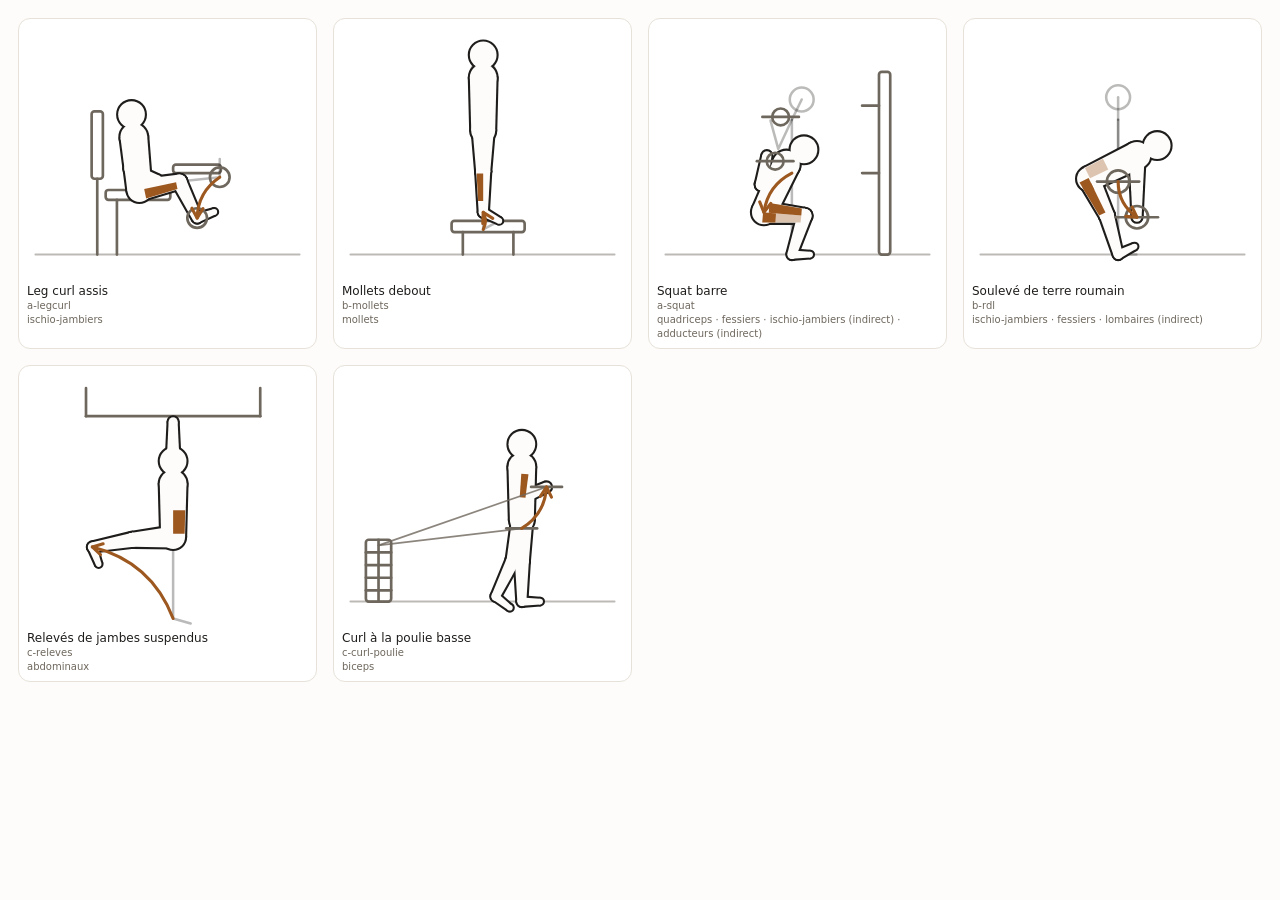
<file: triade/planche-figures.html>
<!doctype html><meta charset="utf-8"><title>Planche des schémas</title><style>body{background:#fdfcfa;color:#1f1d1b;font:14px system-ui;margin:18px}main{display:grid;grid-template-columns:repeat(auto-fill,minmax(240px,1fr));gap:16px}figure{margin:0;background:#fff;border:1px solid #e7e2d9;border-radius:12px;padding:8px}figcaption{font-size:12px;margin-top:4px}small{color:#6e675d}.fig{width:100%;height:auto;display:block}.fig-a,.fig-mat,.fig-sol,.fig-cable,.fig-fleche{fill:none;stroke-linecap:round;stroke-linejoin:round}.fig-a{stroke:#1f1d1b;stroke-width:1.8;opacity:.3}.fig-a.fig-fond{opacity:.18}.fig-trait{fill:#1f1d1b;stroke:#1f1d1b;stroke-width:3;stroke-linejoin:round}.fig-chair{fill:#fdfcfa;stroke:none}.fig-mus{fill:#9d5820;stroke:none}.fig-mus-2{fill:#9d5820;stroke:none;opacity:.34}.fig-mat{stroke:#6e675d;stroke-width:1.9}.fig-sol{stroke:#6e675d;stroke-width:1.4;opacity:.45}.fig-cable{stroke:#6e675d;stroke-width:1.2;opacity:.8}.fig-fleche{stroke:#9d5820;stroke-width:2.2}</style><main><figure><div><svg class="fig" viewBox="0 0 200 180" role="img" aria-hidden="true"><line class="fig-sol" x1="6" y1="162" x2="194" y2="162"/><rect class="fig-mat" x="56" y="116" width="46" height="7" rx="2"/><line class="fig-mat" x1="64" y1="123" x2="64" y2="162"/><rect class="fig-mat" x="46" y="60" width="8" height="48" rx="2"/><line class="fig-mat" x1="50" y1="108" x2="50" y2="162"/><rect class="fig-mat" x="104" y="98" width="34" height="6" rx="2"/><polyline class="fig-a" points="137.2,93.9 137.2,106.9 108.4,110 80,116 76,78.2"/><polyline class="fig-a" points="76,78.2 73.6,101.1 93.1,108.9"/><polyline class="fig-a" points="76,78.2 74.4,62.3"/><circle class="fig-a" cx="74.4" cy="62.3" r="8.5"/><g class="fig-trait"><path d="M88.5,115.1 L85.5,77.2 L66.6,79.2 L71.5,116.9 Z"/><circle cx="80" cy="116" r="8.5"/><circle cx="76" cy="78.2" r="9.5"/><path d="M80.5,77.7 L78.8,61.8 L69.9,62.8 L71.6,78.7 Z"/><circle cx="76" cy="78.2" r="4.5"/><circle cx="74.4" cy="62.3" r="4.5"/><path d="M81.6,123.3 L109.4,114.9 L107.3,105.1 L78.4,108.7 Z"/><circle cx="80" cy="116" r="7.5"/><circle cx="108.4" cy="110" r="5"/><path d="M103.9,112.2 L118.2,137.5 L124,134.6 L112.9,107.8 Z"/><circle cx="108.4" cy="110" r="5"/><circle cx="121.1" cy="136" r="3.2"/><path d="M122.1,138.9 L134,133.5 L132.6,129.7 L120.1,133.2 Z"/><circle cx="121.1" cy="136" r="3"/><circle cx="133.3" cy="131.6" r="2"/><path d="M70.6,77.6 L69.4,100.6 L77.9,101.5 L81.5,78.8 Z"/><circle cx="76" cy="78.2" r="5.5"/><circle cx="73.6" cy="101.1" r="4.2"/><path d="M72,105 L91.9,112 L94.3,105.9 L75.2,97.1 Z"/><circle cx="73.6" cy="101.1" r="4.2"/><circle cx="93.1" cy="108.9" r="3.2"/><circle cx="74.4" cy="62.3" r="9.5"/></g><g class="fig-chair"><path d="M88.5,115.1 L85.5,77.2 L66.6,79.2 L71.5,116.9 Z"/><circle cx="80" cy="116" r="8.5"/><circle cx="76" cy="78.2" r="9.5"/><path d="M80.5,77.7 L78.8,61.8 L69.9,62.8 L71.6,78.7 Z"/><circle cx="76" cy="78.2" r="4.5"/><circle cx="74.4" cy="62.3" r="4.5"/><path d="M81.6,123.3 L109.4,114.9 L107.3,105.1 L78.4,108.7 Z"/><circle cx="80" cy="116" r="7.5"/><circle cx="108.4" cy="110" r="5"/><path d="M103.9,112.2 L118.2,137.5 L124,134.6 L112.9,107.8 Z"/><circle cx="108.4" cy="110" r="5"/><circle cx="121.1" cy="136" r="3.2"/><path d="M122.1,138.9 L134,133.5 L132.6,129.7 L120.1,133.2 Z"/><circle cx="121.1" cy="136" r="3"/><circle cx="133.3" cy="131.6" r="2"/><path d="M70.6,77.6 L69.4,100.6 L77.9,101.5 L81.5,78.8 Z"/><circle cx="76" cy="78.2" r="5.5"/><circle cx="73.6" cy="101.1" r="4.2"/><path d="M72,105 L91.9,112 L94.3,105.9 L75.2,97.1 Z"/><circle cx="73.6" cy="101.1" r="4.2"/><circle cx="93.1" cy="108.9" r="3.2"/><circle cx="74.4" cy="62.3" r="9.5"/></g><g class="fig-mus"><path d="M83.4,115.3 L106.1,110.5 L107.1,115.3 L84.8,122 Z"/></g><circle class="fig-mat" cx="137.2" cy="106.9" r="7"/><circle class="fig-mat" cx="121.1" cy="136" r="7"/><path class="fig-fleche" d="M137.2,106.9 Q121.6,117.3 121.1,136"/><polyline class="fig-fleche" points="125.3,129.2 121.1,136 117.3,129"/></svg></div><figcaption>Leg curl assis<br><small>a-legcurl</small><br><small>ischio-jambiers</small></figcaption></figure><figure><div><svg class="fig" viewBox="0 0 200 180" role="img" aria-hidden="true"><line class="fig-sol" x1="6" y1="162" x2="194" y2="162"/><rect class="fig-mat" x="78" y="138" width="52" height="8" rx="2"/><line class="fig-mat" x1="86" y1="146" x2="86" y2="162"/><line class="fig-mat" x1="122" y1="146" x2="122" y2="162"/><polyline class="fig-a" points="112,138 100.5,144.1 100.5,115.1 100.5,86.1 100.5,48.1"/><polyline class="fig-a" points="100.5,48.1 100.5,71.1 100.5,92.1"/><polyline class="fig-a" points="100.5,48.1 100.5,32.1"/><circle class="fig-a" cx="100.5" cy="32.1" r="8.5"/><g class="fig-trait"><path d="M109,73.9 L110,35.9 L91,35.9 L92,73.9 Z"/><circle cx="100.5" cy="73.9" r="8.5"/><circle cx="100.5" cy="35.9" r="9.5"/><path d="M105,35.9 L105,19.9 L96,19.9 L96,35.9 Z"/><circle cx="100.5" cy="35.9" r="4.5"/><circle cx="100.5" cy="19.9" r="4.5"/><path d="M93,73.9 L95.5,102.9 L105.5,102.9 L108,73.9 Z"/><circle cx="100.5" cy="73.9" r="7.5"/><circle cx="100.5" cy="102.9" r="5"/><path d="M95.5,102.9 L97.3,131.9 L103.8,131.9 L105.5,102.9 Z"/><circle cx="100.5" cy="102.9" r="5"/><circle cx="100.5" cy="131.9" r="3.2"/><path d="M99.1,134.5 L111.1,139.8 L112.9,136.2 L101.9,129.2 Z"/><circle cx="100.5" cy="131.9" r="3"/><circle cx="112" cy="138" r="2"/><path d="M95,35.9 L96.3,58.9 L104.8,58.9 L106,35.9 Z"/><circle cx="100.5" cy="35.9" r="5.5"/><circle cx="100.5" cy="58.9" r="4.2"/><path d="M96.3,58.9 L97.3,79.9 L103.8,79.9 L104.8,58.9 Z"/><circle cx="100.5" cy="58.9" r="4.2"/><circle cx="100.5" cy="79.9" r="3.2"/><circle cx="100.5" cy="19.9" r="9.5"/></g><g class="fig-chair"><path d="M109,73.9 L110,35.9 L91,35.9 L92,73.9 Z"/><circle cx="100.5" cy="73.9" r="8.5"/><circle cx="100.5" cy="35.9" r="9.5"/><path d="M105,35.9 L105,19.9 L96,19.9 L96,35.9 Z"/><circle cx="100.5" cy="35.9" r="4.5"/><circle cx="100.5" cy="19.9" r="4.5"/><path d="M93,73.9 L95.5,102.9 L105.5,102.9 L108,73.9 Z"/><circle cx="100.5" cy="73.9" r="7.5"/><circle cx="100.5" cy="102.9" r="5"/><path d="M95.5,102.9 L97.3,131.9 L103.8,131.9 L105.5,102.9 Z"/><circle cx="100.5" cy="102.9" r="5"/><circle cx="100.5" cy="131.9" r="3.2"/><path d="M99.1,134.5 L111.1,139.8 L112.9,136.2 L101.9,129.2 Z"/><circle cx="100.5" cy="131.9" r="3"/><circle cx="112" cy="138" r="2"/><path d="M95,35.9 L96.3,58.9 L104.8,58.9 L106,35.9 Z"/><circle cx="100.5" cy="35.9" r="5.5"/><circle cx="100.5" cy="58.9" r="4.2"/><path d="M96.3,58.9 L97.3,79.9 L103.8,79.9 L104.8,58.9 Z"/><circle cx="100.5" cy="58.9" r="4.2"/><circle cx="100.5" cy="79.9" r="3.2"/><circle cx="100.5" cy="19.9" r="9.5"/></g><g class="fig-mus"><path d="M100.5,104.3 L100.5,123.8 L96.9,123.8 L95.8,104.3 Z"/></g><path class="fig-fleche" d="M100.5,144.1 Q103.7,138 100.5,131.9"/><polyline class="fig-fleche" points="100.2,139.9 100.5,131.9 107.3,136.2"/></svg></div><figcaption>Mollets debout<br><small>b-mollets</small><br><small>mollets</small></figcaption></figure><figure><div><svg class="fig" viewBox="0 0 200 180" role="img" aria-hidden="true"><line class="fig-sol" x1="6" y1="162" x2="194" y2="162"/><rect class="fig-mat" x="158" y="32" width="8" height="130" rx="2"/><line class="fig-mat" x1="158" y1="56" x2="146" y2="56"/><line class="fig-mat" x1="158" y1="104" x2="146" y2="104"/><polyline class="fig-a" points="109,162 96,162 96,133 96,104 96,66"/><polyline class="fig-a" points="96,66 86.3,86.8 80.8,66.6"/><polyline class="fig-a" points="96,66 103,51.6"/><circle class="fig-a" cx="103" cy="51.6" r="8.5"/><g class="fig-trait"><path d="M83.8,135.5 L100.7,101.5 L83.5,93.4 L68.4,128.3 Z"/><circle cx="76.1" cy="131.9" r="8.5"/><circle cx="92.1" cy="97.5" r="9.5"/><path d="M95,100.9 L107.4,90.9 L101.7,83.9 L89.3,94 Z"/><circle cx="92.1" cy="97.5" r="4.5"/><circle cx="104.6" cy="87.4" r="4.5"/><path d="M75.4,139.4 L104.5,139.4 L105.4,129.4 L76.7,124.4 Z"/><circle cx="76.1" cy="131.9" r="7.5"/><circle cx="105" cy="134.4" r="5"/><path d="M100.2,132.9 L92.9,161 L99.1,163 L109.7,136 Z"/><circle cx="105" cy="134.4" r="5"/><circle cx="96" cy="162" r="3.2"/><path d="M96,165 L109,164 L109,160 L96,159 Z"/><circle cx="96" cy="162" r="3"/><circle cx="109" cy="162" r="2"/><path d="M88.6,93.2 L71.8,109 L77.2,115.5 L95.7,101.7 Z"/><circle cx="92.1" cy="97.5" r="5.5"/><circle cx="74.5" cy="112.2" r="4.2"/><path d="M78.7,113 L81.4,92.1 L75,91 L70.3,111.5 Z"/><circle cx="74.5" cy="112.2" r="4.2"/><circle cx="78.2" cy="91.6" r="3.2"/><circle cx="104.6" cy="87.4" r="9.5"/></g><g class="fig-chair"><path d="M83.8,135.5 L100.7,101.5 L83.5,93.4 L68.4,128.3 Z"/><circle cx="76.1" cy="131.9" r="8.5"/><circle cx="92.1" cy="97.5" r="9.5"/><path d="M95,100.9 L107.4,90.9 L101.7,83.9 L89.3,94 Z"/><circle cx="92.1" cy="97.5" r="4.5"/><circle cx="104.6" cy="87.4" r="4.5"/><path d="M75.4,139.4 L104.5,139.4 L105.4,129.4 L76.7,124.4 Z"/><circle cx="76.1" cy="131.9" r="7.5"/><circle cx="105" cy="134.4" r="5"/><path d="M100.2,132.9 L92.9,161 L99.1,163 L109.7,136 Z"/><circle cx="105" cy="134.4" r="5"/><circle cx="96" cy="162" r="3.2"/><path d="M96,165 L109,164 L109,160 L96,159 Z"/><circle cx="96" cy="162" r="3"/><circle cx="109" cy="162" r="2"/><path d="M88.6,93.2 L71.8,109 L77.2,115.5 L95.7,101.7 Z"/><circle cx="92.1" cy="97.5" r="5.5"/><circle cx="74.5" cy="112.2" r="4.2"/><path d="M78.7,113 L81.4,92.1 L75,91 L70.3,111.5 Z"/><circle cx="74.5" cy="112.2" r="4.2"/><circle cx="78.2" cy="91.6" r="3.2"/><circle cx="104.6" cy="87.4" r="9.5"/></g><g class="fig-mus-2"><path d="M79.5,132.2 L102.7,134.2 L102.2,139.2 L78.9,139.1 Z"/><path d="M84.2,132.6 L95.7,133.6 L96.2,128.1 L84.7,126.1 Z"/></g><g class="fig-mus"><path d="M79.5,132.2 L102.7,134.2 L103.1,129.2 L80.1,125.3 Z"/><path d="M75.5,131.8 L84.7,132.7 L84.2,139.1 L74.9,139.1 Z"/></g><line class="fig-mat" x1="75" y1="64" x2="101" y2="64"/><circle class="fig-mat" cx="88" cy="64" r="6"/><line class="fig-mat" x1="71.1" y1="95.5" x2="97.1" y2="95.5"/><circle class="fig-mat" cx="84.1" cy="95.5" r="6"/><path class="fig-fleche" d="M96,104 Q78.8,112.8 76.1,131.9"/><polyline class="fig-fleche" points="81,125.6 76.1,131.9 73.1,124.5"/></svg></div><figcaption>Squat barre<br><small>a-squat</small><br><small>quadriceps · fessiers · ischio-jambiers (indirect) · adducteurs (indirect)</small></figcaption></figure><figure><div><svg class="fig" viewBox="0 0 200 180" role="img" aria-hidden="true"><line class="fig-sol" x1="6" y1="162" x2="194" y2="162"/><polyline class="fig-a" points="117,162 104,162 104,133 104,104 104,66"/><polyline class="fig-a" points="104,66 104,89 104,110"/><polyline class="fig-a" points="104,66 104,50"/><circle class="fig-a" cx="104" cy="50" r="8.5"/><g class="fig-trait"><path d="M87,115.7 L121.6,99.9 L113.3,82.9 L79.6,100.4 Z"/><circle cx="83.3" cy="108.1" r="8.5"/><circle cx="117.4" cy="91.4" r="9.5"/><path d="M119.4,95.4 L133.8,88.4 L129.9,80.3 L115.5,87.4 Z"/><circle cx="117.4" cy="91.4" r="4.5"/><circle cx="131.8" cy="84.4" r="4.5"/><path d="M76.6,111.3 L91.5,136.3 L100.5,131.9 L90,104.8 Z"/><circle cx="83.3" cy="108.1" r="7.5"/><circle cx="96" cy="134.1" r="5"/><path d="M91.2,135.5 L100.9,162.9 L107.1,161.1 L100.8,132.7 Z"/><circle cx="96" cy="134.1" r="5"/><circle cx="104" cy="162" r="3.2"/><path d="M105.3,164.7 L116.6,158.1 L114.8,154.5 L102.7,159.3 Z"/><circle cx="104" cy="162" r="3"/><circle cx="115.7" cy="156.3" r="2"/><path d="M111.9,91.4 L113.2,114.4 L121.7,114.4 L122.9,91.4 Z"/><circle cx="117.4" cy="91.4" r="5.5"/><circle cx="117.4" cy="114.4" r="4.2"/><path d="M113.2,114.4 L114.2,135.4 L120.7,135.4 L121.7,114.4 Z"/><circle cx="117.4" cy="114.4" r="4.2"/><circle cx="117.4" cy="135.4" r="3.2"/><circle cx="131.8" cy="84.4" r="9.5"/></g><g class="fig-chair"><path d="M87,115.7 L121.6,99.9 L113.3,82.9 L79.6,100.4 Z"/><circle cx="83.3" cy="108.1" r="8.5"/><circle cx="117.4" cy="91.4" r="9.5"/><path d="M119.4,95.4 L133.8,88.4 L129.9,80.3 L115.5,87.4 Z"/><circle cx="117.4" cy="91.4" r="4.5"/><circle cx="131.8" cy="84.4" r="4.5"/><path d="M76.6,111.3 L91.5,136.3 L100.5,131.9 L90,104.8 Z"/><circle cx="83.3" cy="108.1" r="7.5"/><circle cx="96" cy="134.1" r="5"/><path d="M91.2,135.5 L100.9,162.9 L107.1,161.1 L100.8,132.7 Z"/><circle cx="96" cy="134.1" r="5"/><circle cx="104" cy="162" r="3.2"/><path d="M105.3,164.7 L116.6,158.1 L114.8,154.5 L102.7,159.3 Z"/><circle cx="104" cy="162" r="3"/><circle cx="115.7" cy="156.3" r="2"/><path d="M111.9,91.4 L113.2,114.4 L121.7,114.4 L122.9,91.4 Z"/><circle cx="117.4" cy="91.4" r="5.5"/><circle cx="117.4" cy="114.4" r="4.2"/><path d="M113.2,114.4 L114.2,135.4 L120.7,135.4 L121.7,114.4 Z"/><circle cx="117.4" cy="114.4" r="4.2"/><circle cx="117.4" cy="135.4" r="3.2"/><circle cx="131.8" cy="84.4" r="9.5"/></g><g class="fig-mus-2"><path d="M84,107.7 L97,101.4 L93.2,93.7 L80.4,100.4 Z"/></g><g class="fig-mus"><path d="M84.8,111.2 L95,132 L90.5,134.2 L78.6,114.2 Z"/><path d="M83,107.5 L87.1,115.9 L81.3,118.7 L76.5,110.7 Z"/></g><line class="fig-mat" x1="89" y1="110" x2="119" y2="110"/><circle class="fig-mat" cx="104" cy="110" r="8"/><line class="fig-mat" x1="102.4" y1="135.4" x2="132.4" y2="135.4"/><circle class="fig-mat" cx="117.4" cy="135.4" r="8"/><path class="fig-fleche" d="M104,110 Q104.1,126.2 117.4,135.4"/><polyline class="fig-fleche" points="114,128.2 117.4,135.4 109.5,134.8"/></svg></div><figcaption>Soulevé de terre roumain<br><small>b-rdl</small><br><small>ischio-jambiers · fessiers · lombaires (indirect)</small></figcaption></figure><figure><div><svg class="fig" viewBox="0 0 200 180" role="img" aria-hidden="true"><line class="fig-mat" x1="42" y1="30" x2="166" y2="30"/><line class="fig-mat" x1="42" y1="30" x2="42" y2="10"/><line class="fig-mat" x1="166" y1="30" x2="166" y2="10"/><polyline class="fig-a" points="116.5,177.6 104,174 104,145 104,116 104,78"/><polyline class="fig-a" points="104,78 104,55 104,34"/><polyline class="fig-a" points="104,78 104,62"/><circle class="fig-a" cx="104" cy="62" r="8.5"/><g class="fig-trait"><path d="M112.5,116 L113.5,78 L94.5,78 L95.5,116 Z"/><circle cx="104" cy="116" r="8.5"/><circle cx="104" cy="78" r="9.5"/><path d="M108.5,78 L108.5,62 L99.5,62 L99.5,78 Z"/><circle cx="104" cy="78" r="4.5"/><circle cx="104" cy="62" r="4.5"/><path d="M103.5,108.5 L74.7,113 L75.4,123 L104.5,123.5 Z"/><circle cx="104" cy="116" r="7.5"/><circle cx="75.1" cy="118" r="5"/><path d="M74.2,113.1 L45.9,119.9 L47.1,126.3 L75.9,122.9 Z"/><circle cx="75.1" cy="118" r="5"/><circle cx="46.5" cy="123.1" r="3.2"/><path d="M43.7,124.1 L49.1,136 L52.8,134.6 L49.3,122 Z"/><circle cx="46.5" cy="123.1" r="3"/><circle cx="51" cy="135.3" r="2"/><path d="M109.5,78 L108.2,55 L99.8,55 L98.5,78 Z"/><circle cx="104" cy="78" r="5.5"/><circle cx="104" cy="55" r="4.2"/><path d="M108.2,55 L107.2,34 L100.8,34 L99.8,55 Z"/><circle cx="104" cy="55" r="4.2"/><circle cx="104" cy="34" r="3.2"/><circle cx="104" cy="62" r="9.5"/></g><g class="fig-chair"><path d="M112.5,116 L113.5,78 L94.5,78 L95.5,116 Z"/><circle cx="104" cy="116" r="8.5"/><circle cx="104" cy="78" r="9.5"/><path d="M108.5,78 L108.5,62 L99.5,62 L99.5,78 Z"/><circle cx="104" cy="78" r="4.5"/><circle cx="104" cy="62" r="4.5"/><path d="M103.5,108.5 L74.7,113 L75.4,123 L104.5,123.5 Z"/><circle cx="104" cy="116" r="7.5"/><circle cx="75.1" cy="118" r="5"/><path d="M74.2,113.1 L45.9,119.9 L47.1,126.3 L75.9,122.9 Z"/><circle cx="75.1" cy="118" r="5"/><circle cx="46.5" cy="123.1" r="3.2"/><path d="M43.7,124.1 L49.1,136 L52.8,134.6 L49.3,122 Z"/><circle cx="46.5" cy="123.1" r="3"/><circle cx="51" cy="135.3" r="2"/><path d="M109.5,78 L108.2,55 L99.8,55 L98.5,78 Z"/><circle cx="104" cy="78" r="5.5"/><circle cx="104" cy="55" r="4.2"/><path d="M108.2,55 L107.2,34 L100.8,34 L99.8,55 Z"/><circle cx="104" cy="55" r="4.2"/><circle cx="104" cy="34" r="3.2"/><circle cx="104" cy="62" r="9.5"/></g><g class="fig-mus"><path d="M104,113.7 L104,97 L112.6,97 L112.2,113.7 Z"/></g><path class="fig-fleche" d="M104,174 Q88.5,133.6 46.5,123.1"/><polyline class="fig-fleche" points="52.3,128.6 46.5,123.1 54.2,120.9"/></svg></div><figcaption>Relevés de jambes suspendus<br><small>c-releves</small><br><small>abdominaux</small></figcaption></figure><figure><div><svg class="fig" viewBox="0 0 200 180" role="img" aria-hidden="true"><line class="fig-sol" x1="6" y1="162" x2="194" y2="162"/><line class="fig-mat" x1="26" y1="118" x2="26" y2="162"/><rect class="fig-mat" x="17" y="118" width="18" height="44" rx="2"/><line class="fig-mat" x1="17" y1="127" x2="35" y2="127"/><line class="fig-mat" x1="17" y1="136" x2="35" y2="136"/><line class="fig-mat" x1="17" y1="145" x2="35" y2="145"/><line class="fig-mat" x1="17" y1="154" x2="35" y2="154"/><polyline class="fig-a fig-fond" points="128,104 122,132.4 109.3,158.4 119.5,166.4"/><polyline class="fig-a fig-fond" points="128,66 128,89 128,110"/><polyline class="fig-a" points="141,162 128,162 128,133 128,104 128,66"/><polyline class="fig-a" points="128,66 126.4,88.9 127.9,109.9"/><polyline class="fig-a" points="128,66 128,50"/><circle class="fig-a" cx="128" cy="50" r="8.5"/><g class="fig-trait"><path d="M121.2,102.5 L117.3,131.4 L126.6,133.4 L134.8,105.5 Z"/><circle cx="128" cy="104" r="7"/><circle cx="122" cy="132.4" r="4.8"/><path d="M117.7,130.3 L106.6,157.1 L112,159.7 L126.2,134.4 Z"/><circle cx="122" cy="132.4" r="4.8"/><circle cx="109.3" cy="158.4" r="3"/><path d="M107.6,160.6 L118.3,168 L120.7,164.9 L111,156.3 Z"/><circle cx="109.3" cy="158.4" r="2.8"/><circle cx="119.5" cy="166.4" r="2"/><path d="M123,66 L124.2,89 L131.8,89 L133,66 Z"/><circle cx="128" cy="66" r="5"/><circle cx="128" cy="89" r="3.8"/><path d="M124.2,89 L125,110 L131,110 L131.8,89 Z"/><circle cx="128" cy="89" r="3.8"/><circle cx="128" cy="110" r="3"/><path d="M136.5,104 L137.5,66 L118.5,66 L119.5,104 Z"/><circle cx="128" cy="104" r="8.5"/><circle cx="128" cy="66" r="9.5"/><path d="M132.5,66 L132.5,50 L123.5,50 L123.5,66 Z"/><circle cx="128" cy="66" r="4.5"/><circle cx="128" cy="50" r="4.5"/><path d="M120.5,104 L123,133 L133,133 L135.5,104 Z"/><circle cx="128" cy="104" r="7.5"/><circle cx="128" cy="133" r="5"/><path d="M123,133 L124.8,162 L131.2,162 L133,133 Z"/><circle cx="128" cy="133" r="5"/><circle cx="128" cy="162" r="3.2"/><path d="M128,165 L141,164 L141,160 L128,159 Z"/><circle cx="128" cy="162" r="3"/><circle cx="141" cy="162" r="2"/><path d="M122.5,65.6 L122.2,88.6 L130.6,89.2 L133.5,66.4 Z"/><circle cx="128" cy="66" r="5.5"/><circle cx="126.4" cy="88.9" r="4.2"/><path d="M128.1,92.8 L146.9,83.4 L144.3,77.4 L124.7,85.1 Z"/><circle cx="126.4" cy="88.9" r="4.2"/><circle cx="145.6" cy="80.4" r="3.2"/><circle cx="128" cy="50" r="9.5"/></g><g class="fig-chair"><path d="M121.2,102.5 L117.3,131.4 L126.6,133.4 L134.8,105.5 Z"/><circle cx="128" cy="104" r="7"/><circle cx="122" cy="132.4" r="4.8"/><path d="M117.7,130.3 L106.6,157.1 L112,159.7 L126.2,134.4 Z"/><circle cx="122" cy="132.4" r="4.8"/><circle cx="109.3" cy="158.4" r="3"/><path d="M107.6,160.6 L118.3,168 L120.7,164.9 L111,156.3 Z"/><circle cx="109.3" cy="158.4" r="2.8"/><circle cx="119.5" cy="166.4" r="2"/><path d="M123,66 L124.2,89 L131.8,89 L133,66 Z"/><circle cx="128" cy="66" r="5"/><circle cx="128" cy="89" r="3.8"/><path d="M124.2,89 L125,110 L131,110 L131.8,89 Z"/><circle cx="128" cy="89" r="3.8"/><circle cx="128" cy="110" r="3"/><path d="M136.5,104 L137.5,66 L118.5,66 L119.5,104 Z"/><circle cx="128" cy="104" r="8.5"/><circle cx="128" cy="66" r="9.5"/><path d="M132.5,66 L132.5,50 L123.5,50 L123.5,66 Z"/><circle cx="128" cy="66" r="4.5"/><circle cx="128" cy="50" r="4.5"/><path d="M120.5,104 L123,133 L133,133 L135.5,104 Z"/><circle cx="128" cy="104" r="7.5"/><circle cx="128" cy="133" r="5"/><path d="M123,133 L124.8,162 L131.2,162 L133,133 Z"/><circle cx="128" cy="133" r="5"/><circle cx="128" cy="162" r="3.2"/><path d="M128,165 L141,164 L141,160 L128,159 Z"/><circle cx="128" cy="162" r="3"/><circle cx="141" cy="162" r="2"/><path d="M122.5,65.6 L122.2,88.6 L130.6,89.2 L133.5,66.4 Z"/><circle cx="128" cy="66" r="5.5"/><circle cx="126.4" cy="88.9" r="4.2"/><path d="M128.1,92.8 L146.9,83.4 L144.3,77.4 L124.7,85.1 Z"/><circle cx="126.4" cy="88.9" r="4.2"/><circle cx="145.6" cy="80.4" r="3.2"/><circle cx="128" cy="50" r="9.5"/></g><g class="fig-mus"><path d="M127.6,71 L126.5,87.8 L130.6,88.1 L132.7,71.4 Z"/></g><line class="fig-cable" x1="127.9" y1="109.9" x2="26" y2="122"/><line class="fig-cable" x1="145.6" y1="80.4" x2="26" y2="122"/><line class="fig-mat" x1="116.9" y1="109.9" x2="138.9" y2="109.9"/><line class="fig-mat" x1="134.6" y1="80.4" x2="156.6" y2="80.4"/><path class="fig-fleche" d="M127.9,109.9 Q144.4,99.8 145.6,80.4"/><polyline class="fig-fleche" points="141.2,87.1 145.6,80.4 149.1,87.6"/></svg></div><figcaption>Curl à la poulie basse<br><small>c-curl-poulie</small><br><small>biceps</small></figcaption></figure></main>
</file>
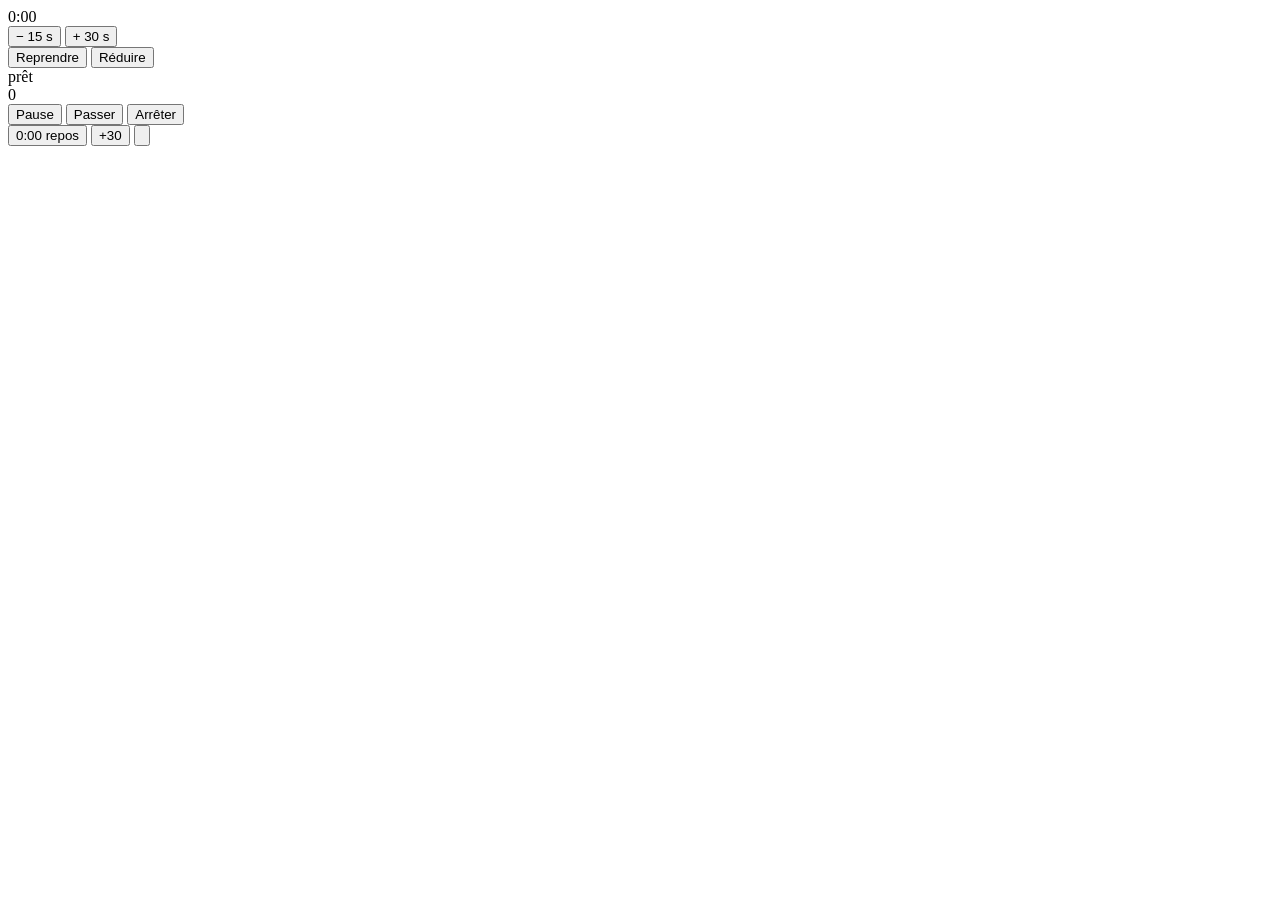
<file: triade/src/shell.html>
<!DOCTYPE html>
<html lang="fr" data-theme="light">
<head>
<meta charset="utf-8">
<meta name="viewport" content="width=device-width, initial-scale=1, viewport-fit=cover, maximum-scale=1">
<meta name="triade-build" content="__BUILD__">
<title>TRIADE — Programme full body</title>
<meta name="description" content="TRIADE — trois séances full body en salle, avec minuteur de repos, suivi des charges et Tabata. Fonctionne hors ligne.">
<meta name="theme-color" content="#f1f3f6" media="(prefers-color-scheme: light)">
<meta name="theme-color" content="#0b0d11" media="(prefers-color-scheme: dark)">
<meta name="apple-mobile-web-app-capable" content="yes">
<meta name="mobile-web-app-capable" content="yes">
<meta name="apple-mobile-web-app-status-bar-style" content="black-translucent">
<meta name="apple-mobile-web-app-title" content="TRIADE">
<link rel="manifest" href="manifest.webmanifest">
<link rel="apple-touch-icon" href="icon-180.png">
<link rel="icon" href="icon-192.png" sizes="192x192">
<link rel="icon" href="favicon.svg" type="image/svg+xml">
<style>
/*__CSS__*/
</style>
</head>
<body>

<div id="app"></div>

<!-- ══ Minuteur de repos ══ -->
<div class="veil" id="rest" role="dialog" aria-modal="true" aria-label="Minuteur de repos">
  <div class="veil-in">
    <div class="chrono-ctx cap" id="rest-ctx"></div>
    <div class="chrono-time num" id="rest-time">0:00</div>
    <div class="chrono-jauge"><i id="rest-jauge"></i></div>
    <div class="chrono-actes">
      <button class="lien" id="rest-minus">− 15 s</button>
      <button class="lien" id="rest-plus">+ 30 s</button>
    </div>
    <div class="chrono-bas">
      <button class="lien fort" id="rest-skip">Reprendre</button>
      <button class="lien" id="rest-min">Réduire</button>
    </div>
  </div>
</div>

<!-- ══ Tabata en cours ══ -->
<div class="veil" id="tab" role="dialog" aria-modal="true" aria-label="Tabata">
  <div class="veil-in">
    <div class="chrono-ctx cap" id="tab-phase">prêt</div>
    <div class="chrono-time num" id="tab-time">0</div>
    <div class="chrono-jauge"><i id="tab-jauge"></i></div>
    <div class="chrono-ctx sourd" id="tab-round"></div>
    <div class="chrono-bas">
      <button class="lien" id="tab-pause">Pause</button>
      <button class="lien" id="tab-next">Passer</button>
      <button class="lien" id="tab-stop">Arrêter</button>
    </div>
  </div>
</div>

<!-- ══ Feuille modale ══ -->
<div class="sheet" id="sheet" role="dialog" aria-modal="true">
  <div class="sheet-in" id="sheet-in"></div>
</div>

<div class="mini" id="restmini">
  <button class="mini-in" id="mini-open" aria-label="Afficher le grand décompte">
    <span class="mini-time num" id="mini-time">0:00</span>
    <span class="mini-lab" id="mini-ctx">repos</span>
  </button>
  <button class="mini-plus" id="mini-plus" aria-label="Ajouter 30 secondes">+30</button>
  <button class="mini-stop" id="mini-stop" aria-label="Reprendre maintenant">
    <svg viewBox="0 0 24 24" fill="none" stroke="currentColor" stroke-width="3" stroke-linecap="round" stroke-linejoin="round"><path d="M20 6 9 17l-5-5"/></svg>
  </button>
  <div class="mini-bar" id="mini-bar"></div>
</div>

<div class="toast" id="toast" role="status" aria-live="polite"></div>

<script type="application/json" id="payload">
/*__PAYLOAD__*/
</script>

<script type="application/json" id="figures">
/*__FIGURES__*/
</script>

<script>
/*__JS__*/
</script>
</body>
</html>
</file>
